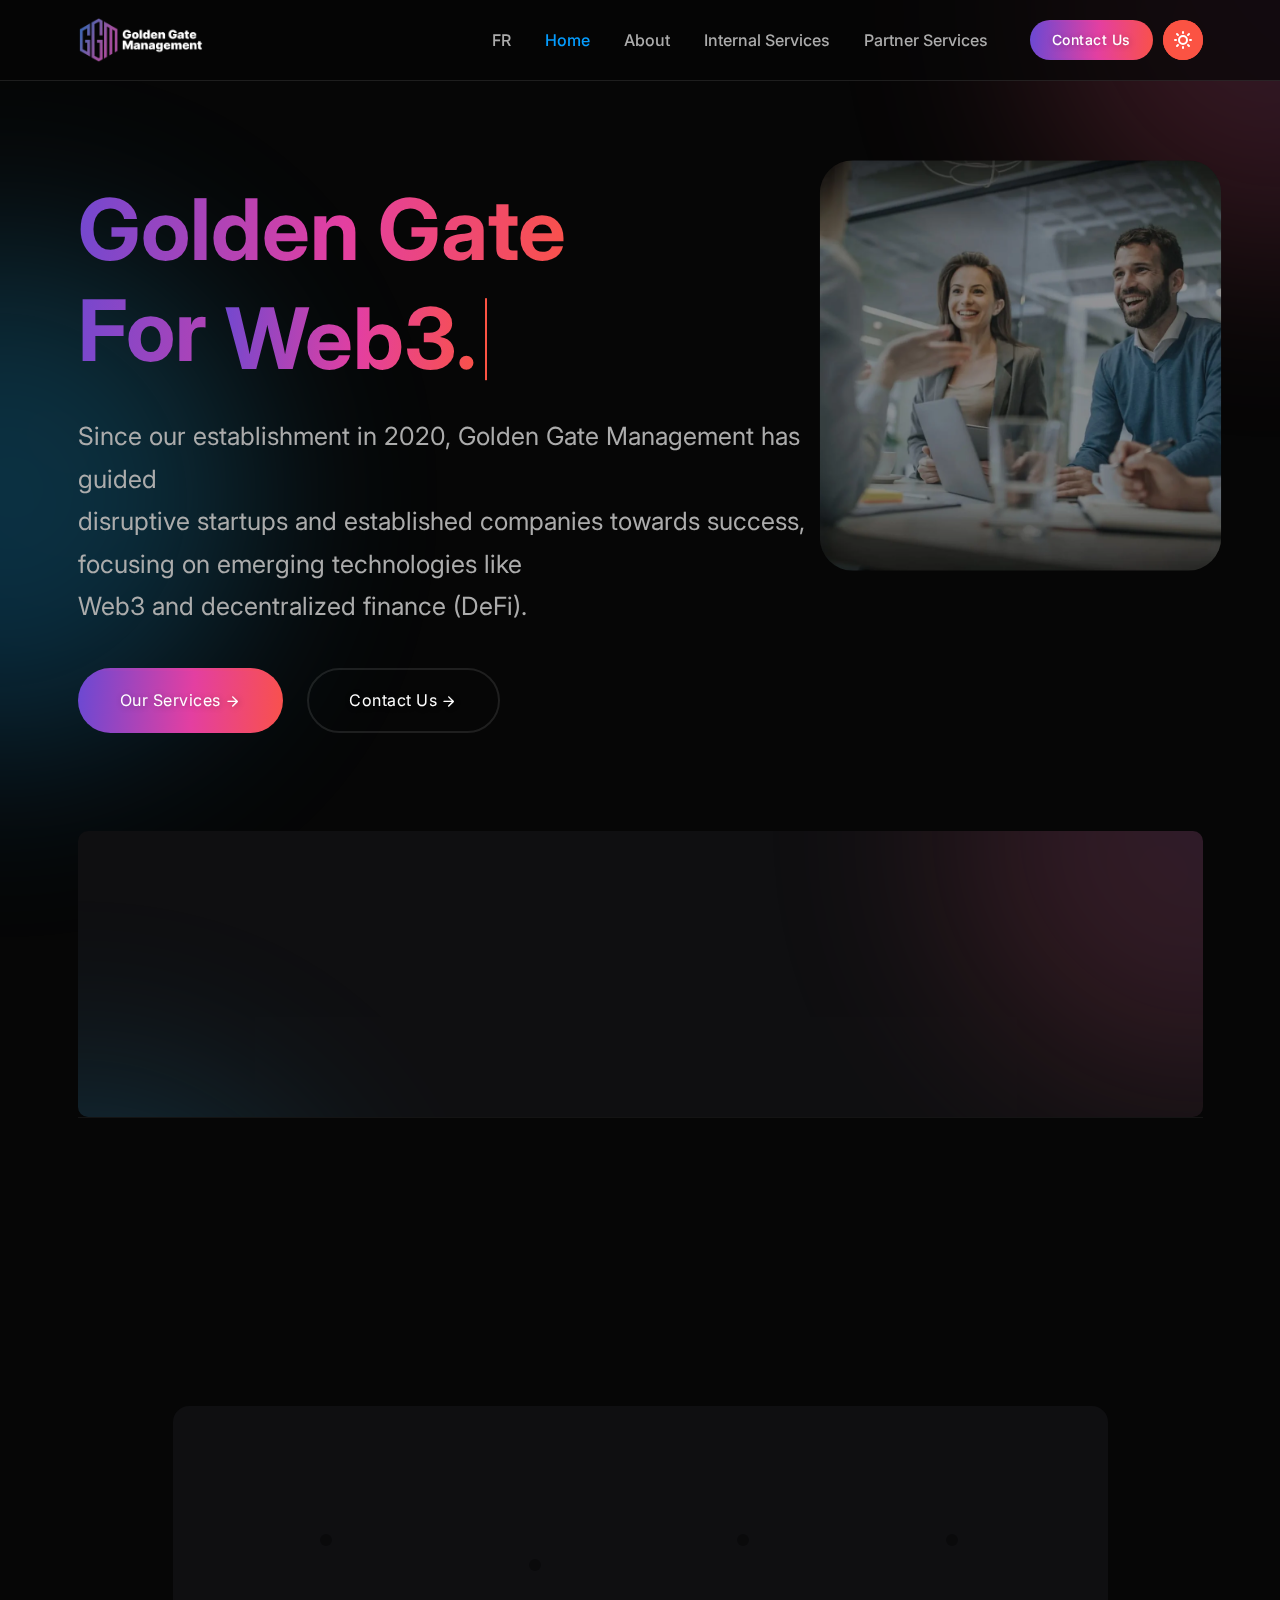
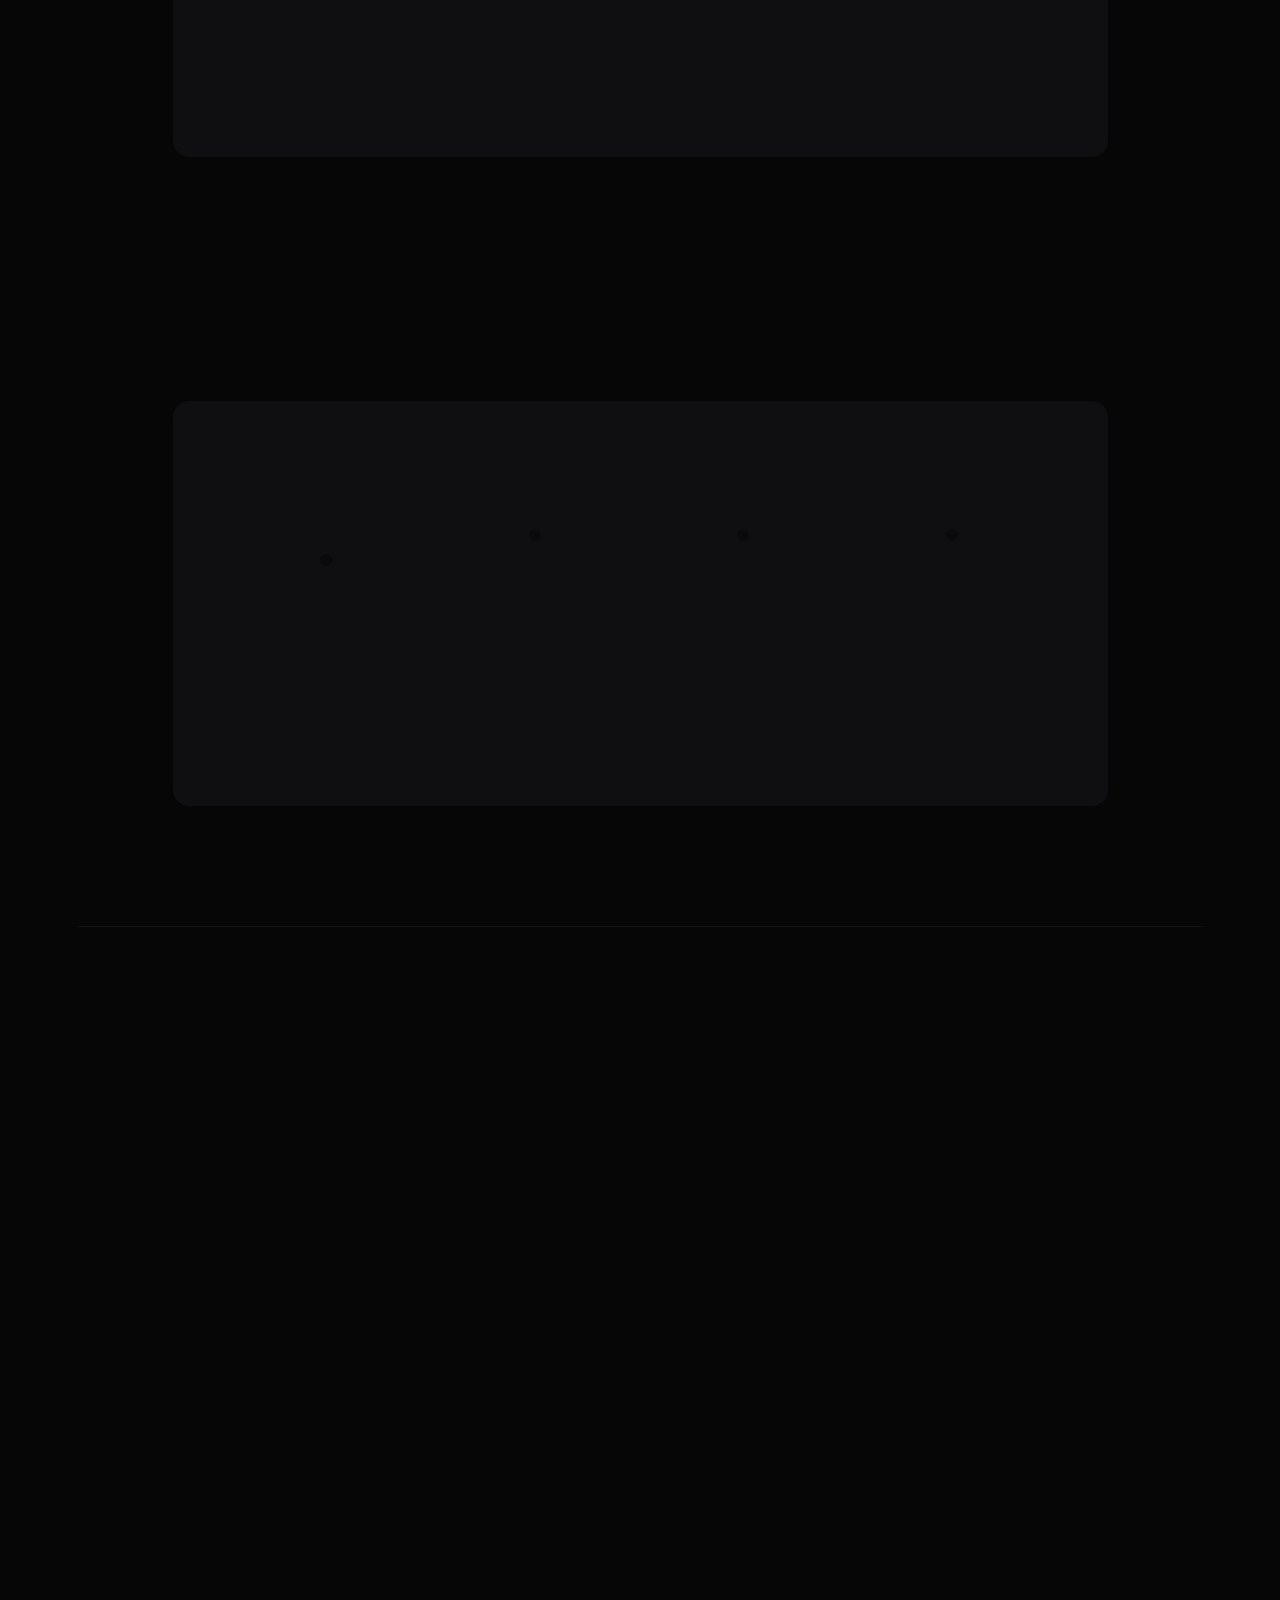
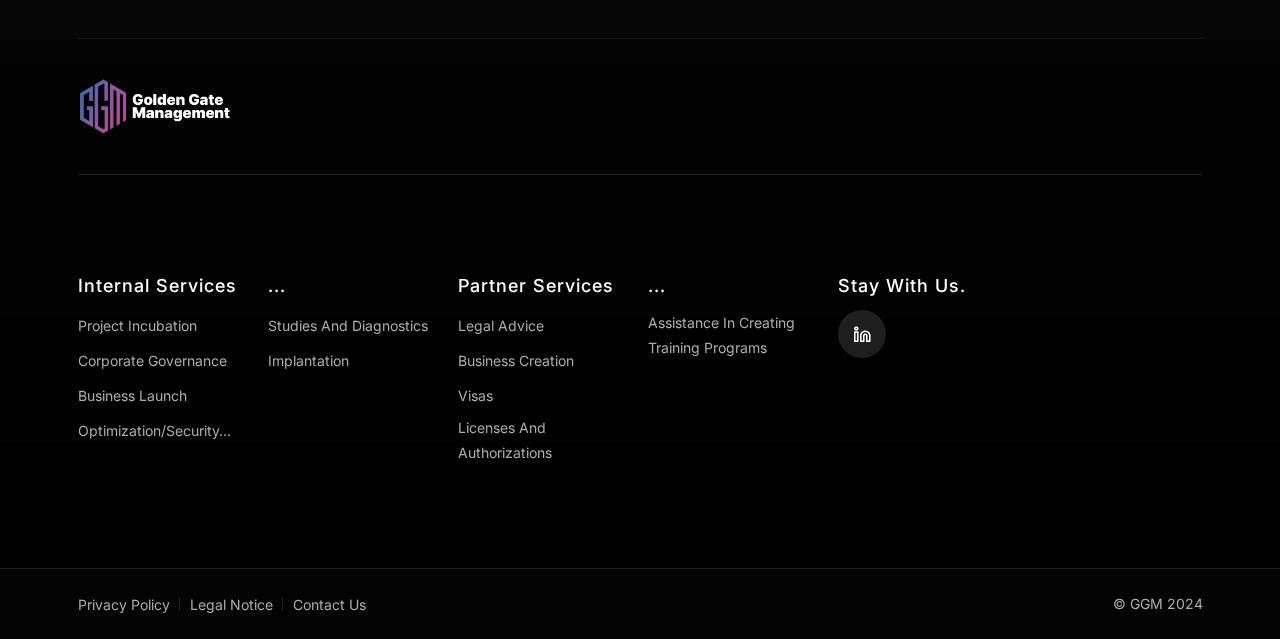
<file: index.html>
<!DOCTYPE html>
<html lang="en">

<head>
    <meta charset="UTF-8">
    <meta name="viewport" content="width=device-width, initial-scale=1.0">
    <meta name="theme-style-mode" content="1">
    <!-- 0 == light, 1 == dark -->

    <title>Golden Gate Management</title>
    <!-- Favicon -->
    <link rel="shortcut icon" type="image/x-icon" href="assets/images/favicon.png">
    <!-- CSS ============================================ -->
    <link rel="stylesheet" href="assets/css/vendor/bootstrap.min.css">
    <link rel="stylesheet" href="assets/css/plugins/animation.css">
    <link rel="stylesheet" href="assets/css/plugins/feature.css">
    <link rel="stylesheet" href="assets/css/plugins/magnify.min.css">
    <link rel="stylesheet" href="assets/css/plugins/slick.css">
    <link rel="stylesheet" href="assets/css/plugins/slick-theme.css">
    <link rel="stylesheet" href="assets/css/plugins/lightbox.css">
    <link rel="stylesheet" href="assets/css/style.css">
</head>


<body>
    <main class="page-wrapper">
        <!-- Start Header Area  -->
        <header class="rainbow-header header-default header-not-transparent header-sticky">
            <div class="container position-relative">
                <div class="row align-items-center row--0">
                    <div class="col-lg-3 col-md-6 col-4">
                        <div class="logo">
                            <a href="index.html">
                                <img class="logo-light" src="assets/images/logo/logo.png" alt="Corporate Logo">
                                <img class="logo-dark" src="assets/images/logo/logo-dark.png" alt="Corporate Logo">
                            </a>
                        </div>
                    </div>
                    <div class="col-lg-9 col-md-6 col-8 position-static">
                        <div class="header-right">

                            <nav class="mainmenu-nav d-none d-lg-block">
                                <ul class="mainmenu">
                                    <li><a href="indexfr.html">FR</a></li>
                                    <li class="with-megamenu has-menu-child-item position-relative"><a href="index.html">Home</a>
                                    </li>
                                    <li><a href="about.html">About</a></li>


                                    <li class="has-droupdown has-menu-child-item"><a href="services.html">Internal Services</a>
                                        <ul class="submenu">
                                            <li><a href="services.html#a1">Project Incubation</a></li>
                                            <li><a href="services.html#e1">Studies and Diagnostics</a></li>
                                            <li><a href="services.html#c1">Business Launch</a></li>
                                            <li><a href="services.html#f1">Implementation</a></li>
                                            <li><a href="services.html#b1">Corporate Governance</a></li>
                                            <li><a href="services.html#d1">Optimization/Securing...</a></li>
                                        </ul>
                                    </li>
                                    <li class="has-droupdown has-menu-child-item"><a href="servicesext.html">Partner Services</a>
                                        <ul class="submenu">
                                            <li><a href="servicesext.html#f2">Fundraising</a></li>
                                            <li><a href="servicesext.html#b2">Business Creation</a></li>
                                            <li><a href="servicesext.html#a2">Legal Advice</a></li>
                                            <li><a href="servicesext.html#e2">Licenses and Authorizations</a></li>
                                            <li><a href="servicesext.html#c2">Assistance in Program Formation</a></li>
                                            <li><a href="servicesext.html#d2">Visas</a></li>
                                        </ul>
                                    </li>
                                </ul>
                            </nav>

                            <!-- Start Header Btn  -->
                            <div class="header-btn">
                                <a class="btn-default btn-small round" href="contact.html">Contact Us</a>
                            </div>
                            <!-- End Header Btn  -->

                            <!-- Start Mobile-Menu-Bar -->
                            <div class="mobile-menu-bar ml--5 d-block d-lg-none">
                                <div class="hamberger">
                                    <button class="hamberger-button">
                                        <i class="feather-menu"></i>
                                    </button>
                                </div>
                            </div>
                            <!-- Start Mobile-Menu-Bar -->

                            <div id="my_switcher" class="my_switcher">
                                <ul>
                                    <li>
                                        <a href="javascript: void(0);" data-theme="light" class="setColor light">
                                            <img class="sun-image" src="assets/images/icons/sun-01.svg" alt="Sun images">
                                        </a>
                                    </li>
                                    <li>
                                        <a href="javascript: void(0);" data-theme="dark" class="setColor dark">
                                            <img class="Victor Image" src="assets/images/icons/vector.svg" alt="Vector Images">
                                        </a>
                                    </li>
                                </ul>
                            </div>

                        </div>
                    </div>
                </div>
            </div>
        </header>
        <!-- End Header Area  -->
        <div class="popup-mobile-menu">
            <div class="inner">
                <div class="header-top">
                    <div class="logo">
                        <a href="index.html">
                            <img class="logo-light" src="assets/images/logo/logo.png" alt="Corporate Logo">
                            <img class="logo-dark" src="assets/images/logo/logo-dark.png" alt="Corporate Logo">
                        </a>
                    </div>
                    <div class="close-menu">
                        <button class="close-button">
                            <i class="feather-x"></i>
                        </button>
                    </div>
                </div>
                <ul class="mainmenu">
                    
                    <li class=""><a href="index.html">Home</a>

                    </li>
                    <li><a href="about.html">About</a></li>

                    <li class="has-droupdown has-menu-child-item"><a href="services.html">Services</a>
                        <ul class="submenu">
                            <li><a href="services.html#a1">Project Incubation</a></li>
                            <li><a href="services.html#b1">Corporate Governance</a></li>
                            <li><a href="services.html#c1">Business Launch</a></li>
                            <li><a href="services.html#d1">Optimization/Securing...</a></li>
                            <li><a href="services.html#e1">Studies and Diagnostics</a></li>
                            <li><a href="services.html#f1">Creation and Implementation</a></li>
                        </ul>
                    </li>
                    <li class="has-droupdown has-menu-child-item"><a href="servicesext.html">Partner Services</a>
                        <ul class="submenu">
                            <li><a href="servicesext.html#f2">Fundraising</a></li>
                            <li><a href="servicesext.html#a2">Legal Advice</a></li>
                            <li><a href="servicesext.html#b2">Business Creation</a></li>
                            <li><a href="servicesext.html#c2">Assistance in Program Formation</a></li>
                            <li><a href="servicesext.html#d2">Visas</a></li>
                            <li><a href="servicesext.html#e2">Licenses and Authorizations</a></li>
                        </ul>
                    </li>
                    <li><a href="contact.html">Contact Us</a></li>
                    <li><a href="servicesextfr.html">FR</a></li>
                </ul>
            </div>
        </div>
        <!-- Start Theme Style  -->
        <div>
            <div class="rainbow-gradient-circle"></div>
            <div class="rainbow-gradient-circle theme-pink"></div>
        </div>
        <!-- End Theme Style  -->


        <!-- Start Slider Area  -->
        <div class="slider-area slider-style-1 bg-transparent variation-2 height-750">
            <div class="container">
                <div class="row">
                    <div class="col-lg-8 order-2 order-lg-1 mt_md--40 mt_sm--40">
                        <div class="inner text-left">
                            <h1 class="title theme-gradient display-two">Golden Gate <br> For
                            <span class="header-caption">
                            <span class="cd-headline clip is-full-width">
                            <span class="cd-words-wrapper">
                            <b class="is-visible theme-gradient">Web3.</b>
                            <b class="is-hidden theme-gradient">DeFi.</b>
                            <b class="is-hidden theme-gradient">Startup.</b>
                            </span>
                            </span>
                            </span>
                            </h1>
                            <p class="description">Since our establishment in 2020, Golden Gate Management has guided
                                <br> disruptive startups and established companies towards success,
                                <br> focusing on emerging technologies like
                                <br> Web3 and decentralized finance (DeFi).</p>
                            <div class="button-group">
                                <a class="btn-default btn-medium round btn-icon" href="services.html">Our Services<i class="icon feather-arrow-right"></i></a>
                                <a class="btn-default btn-medium btn-border round btn-icon" href="contact.html">Contact Us<i class="icon feather-arrow-right"></i></a>
                            </div>
                        </div>
                    </div>
                    <div class="col-lg-4 order-1 order-lg-2">
                        <div class="thumbnail">
                            <img src="assets/images/bg1.png" style="border-radius: 30px;" alt="Banner Image">
                        </div>
                    </div>
                </div>
            </div>
        </div>
        <!-- End Slider Area  -->
        <!-- Start Call To Action  -->
        <div class="rainbow-callto-action-area">
            <div class="wrapper">
                <div class="rainbow-callto-action clltoaction-style-default style-5">
                    <div class="container">
                        <div class="row row--0 align-items-center content-wrapper theme-shape">
                            <div class="col-lg-12">
                                <div class="inner">
                                    <div class="content text-center" data-sal="slide-up" data-sal-duration="700">
                                        <h2 class="title">Discover how we can help you</h2>
                                        <h6 class="subtitle"></h6>
                                        <div class="call-to-btn text-center">
                                            <a class="btn-default btn-icon" href="services.html">Check out our services <i class="icon feather-arrow-right"></i>
                            </a>
                                        </div>
                                    </div>
                                </div>
                            </div>
                        </div>
                    </div>
                </div>
            </div>
        </div>
        <!-- End Call To Action  -->

        <!-- Start Seperator Area  -->
        <div class="rbt-separator-mid">
            <div class="container">
                <hr class="rbt-separator m-0">
            </div>
        </div>
        <!-- End Seperator Area  -->

        <!-- Start Timeline-Style-Three  -->
        <div class="rainbow-timeline-area rainbow-section-gap">
            <div class="container">
                <div class="row">
                    <div class="col-lg-12">
                        <div class="section-title text-center" data-sal="slide-up" data-sal-duration="700" data-sal-delay="100">
                            <h4 class="subtitle "><span class="theme-gradient">Timeline</span></h4>
                            <h2 class="title w-600 mb--20">Typology A of intervention processes</h2>
                        </div>
                    </div>
                </div>
                <div class="row">
                    <div class="col-lg-10 offset-lg-1 mt--50">
                        <div class="timeline-style-two bg-color-blackest">
                            <div class="row row--0">
                                <div class="col-lg-3 col-md-3 rainbow-timeline-single ">
                                    <div class="rainbow-timeline">
                                        <h6 class="title" data-sal="slide-up" data-sal-duration="700" data-sal-delay="200"><br>Incubation</h6>
                                        <div class="progress-line">
                                            <div class="line-inner"></div>
                                        </div>
                                        <div class="progress-dot">
                                            <div class="dot-level">
                                                <div class="dot-inner"></div>
                                            </div>
                                        </div>
                                        <p class="description" data-sal="slide-up" data-sal-duration="700" data-sal-delay="300">Being able to rely on administrative organization to develop ideas.</p>
                                    </div>
                                </div>
                                <div class="col-lg-3 col-md-3 rainbow-timeline-single ">
                                    <div class="rainbow-timeline">
                                        <h6 class="title" data-sal="slide-up" data-sal-duration="700" data-sal-delay="200"><br>Studies and Diagnostics</h6>
                                        <div class="progress-line">
                                            <div class="line-inner"></div>
                                        </div>
                                        <div class="progress-dot">
                                            <div class="dot-level">
                                                <div class="dot-inner"></div>
                                            </div>
                                        </div>
                                        <p class="description" data-sal="slide-up" data-sal-duration="700" data-sal-delay="300">Testing, comparing, and shaping ideas, projects. Process of alignment.</p>
                                    </div>
                                </div>
                                <div class="col-lg-3 col-md-3 rainbow-timeline-single ">
                                    <div class="rainbow-timeline">
                                        <h6 class="title" data-sal="slide-up" data-sal-duration="700" data-sal-delay="200"><br>Business Launch</h6>
                                        <div class="progress-line">
                                            <div class="line-inner"></div>
                                        </div>
                                        <div class="progress-dot">
                                            <div class="dot-level">
                                                <div class="dot-inner"></div>
                                            </div>
                                        </div>
                                        <p class="description" data-sal="slide-up" data-sal-duration="700" data-sal-delay="300">Launching a proof of concept, approaching the first clients. Testing positioning.</p>
                                    </div>
                                </div>
                                <div class="col-lg-3 col-md-3 rainbow-timeline-single ">
                                    <div class="rainbow-timeline">
                                        <h6 class="title" data-sal="slide-up" data-sal-duration="700" data-sal-delay="200">Creation and Implementation</h6>
                                        <div class="progress-line">
                                            <div class="line-inner"></div>
                                        </div>
                                        <div class="progress-dot">
                                            <div class="dot-level">
                                                <div class="dot-inner"></div>
                                            </div>
                                        </div>
                                        <p class="description" data-sal="slide-up" data-sal-duration="700" data-sal-delay="300">Organization of the transfer of activity to an autonomous legal entity and business processes.</p>
                                    </div>
                                </div>
                            </div>
                        </div>
                    </div>
                </div>
            </div>
        </div>
        <!-- End Timeline-Style-Three  -->


        <!-- Start Timeline-Style-Three  -->
        <div style="padding-top: 0px!important;" class="rainbow-timeline-area rainbow-section-gap">
            <div class="container">
                <div class="row">
                    <div class="col-lg-12">
                        <div class="section-title text-center" data-sal="slide-up" data-sal-duration="700" data-sal-delay="100">
                            <h2 class="title w-600 mb--20">Typology B of intervention processes</h2>
                        </div>
                    </div>
                </div>
                <div class="row">
                    <div class="col-lg-10 offset-lg-1 mt--50">
                        <div class="timeline-style-two bg-color-blackest">
                            <div class="row row--0">
                                <div class="col-lg-3 col-md-3 rainbow-timeline-single ">
                                    <div class="rainbow-timeline">
                                        <h6 class="title" data-sal="slide-up" data-sal-duration="700" data-sal-delay="200"><br>Corporate Governance</h6>
                                        <div class="progress-line">
                                            <div class="line-inner"></div>
                                        </div>
                                        <div class="progress-dot">
                                            <div class="dot-level">
                                                <div class="dot-inner"></div>
                                            </div>
                                        </div>
                                        <p class="description" data-sal="slide-up" data-sal-duration="700" data-sal-delay="300">Management and decision-making process. Recruitment of employees. Legal mechanisms.</p>
                                    </div>
                                </div>
                                <div class="col-lg-3 col-md-3 rainbow-timeline-single ">
                                    <div class="rainbow-timeline">
                                        <h6 class="title" data-sal="slide-up" data-sal-duration="700" data-sal-delay="200">Development and Organization</h6>
                                        <div class="progress-line">
                                            <div class="line-inner"></div>
                                        </div>
                                        <div class="progress-dot">
                                            <div class="dot-level">
                                                <div class="dot-inner"></div>
                                            </div>
                                        </div>
                                        <p class="description" data-sal="slide-up" data-sal-duration="700" data-sal-delay="300">Specifications for technical and software developments. Organization of business development.</p>
                                    </div>
                                </div>
                                <div class="col-lg-3 col-md-3 rainbow-timeline-single ">
                                    <div class="rainbow-timeline">
                                        <h6 class="title" data-sal="slide-up" data-sal-duration="700" data-sal-delay="200">Optimization and Security</h6>
                                        <div class="progress-line">
                                            <div class="line-inner"></div>
                                        </div>
                                        <div class="progress-dot">
                                            <div class="dot-level">
                                                <div class="dot-inner"></div>
                                            </div>
                                        </div>
                                        <p class="description" data-sal="slide-up" data-sal-duration="700" data-sal-delay="300">Verification of cost and margin structures. Database security.</p>
                                    </div>
                                </div>
                                <div class="col-lg-3 col-md-3 rainbow-timeline-single ">
                                    <div class="rainbow-timeline">
                                        <h6 class="title" data-sal="slide-up" data-sal-duration="700" data-sal-delay="200">Monitoring and Opportunities</h6>
                                        <div class="progress-line">
                                            <div class="line-inner"></div>
                                        </div>
                                        <div class="progress-dot">
                                            <div class="dot-level">
                                                <div class="dot-inner"></div>
                                            </div>
                                        </div>
                                        <p class="description" data-sal="slide-up" data-sal-duration="700" data-sal-delay="300">Implementation of reporting and anomaly management sliders. Market and competition monitoring.
                                        </p>
                                    </div>
                                </div>
                            </div>
                        </div>
                    </div>
                </div>
            </div>
        </div>
        <!-- End Timeline-Style-Three  -->

        <!-- Start Seperator Area  -->
        <div class="rbt-separator-mid">
            <div class="container">
                <hr class="rbt-separator m-0">
            </div>
        </div>
        <!-- End Seperator Area  -->

        <!-- Start Company Mission Area  -->
        <div class="rainbow-company-mission-are rainbow-section-gap">
            <div class="container">
                <div class="row row--30">
                    <div class="col-lg-6">
                        <div class="mission-title" data-sal="slide-up" data-sal-duration="800">
                            <h2 class="title">Our incubation services<br>
                        <span class="header-caption">
                            <span class="cd-headline clip is-full-width">
                                <span class="cd-words-wrapper">
                                    <b class="is-visible theme-gradient">Optimizations.</b>
                                    <b class="is-hidden theme-gradient">Business Launch.</b>
                                    <b class="is-hidden theme-gradient">Corporate Governance.</b>
                                    <b class="is-hidden theme-gradient">And much more.</b>
                                </span>
                            </span>
                        </span>
                    </h2>
                            <p>Discover our exclusive services, designed for every step of your entrepreneurial journey: from incubating your idea to reduce risks and costs to structured company creation after validating key points. Our customized solutions
                                adapt to your specific needs to maximize your impact on the targeted market.</p>
                            <div class="read-more-btn mt--50"><a class="btn-default btn-icon" href="services.html">Learn More <i
                                class="icon feather-arrow-right"></i></a></div>
                        </div>
                    </div>
                    <div class="col-lg-6 mt_md--30 mt_sm--30">
                        <div class="rainbow-accordion-style accordion" data-sal="slide-up" data-sal-duration="800">
                            <div class="accordion" id="accordionExamplea">
                                <div class="accordion-item card">
                                    <h2 class="accordion-header card-header" id="headingOne">
                                <button class="accordion-button" type="button" data-bs-toggle="collapse" data-bs-target="#collapseOne" aria-expanded="true" aria-controls="collapseOne">
                                    Business Model Optimization
                                </button>
                            </h2>
                                    <div id="collapseOne" class="accordion-collapse collapse show" aria-labelledby="headingOne" data-bs-parent="#accordionExamplea">
                                        <div class="accordion-body card-body">
                                            We analyze and improve your business model to validate feasibility and maximize operational efficiency and profitability, while identifying new growth opportunities.
                                        </div>
                                    </div>
                                </div>

                                <div class="accordion-item card">
                                    <h2 class="accordion-header card-header" id="headingTwo">
                                <button class="accordion-button collapsed" type="button" data-bs-toggle="collapse" data-bs-target="#collapseTwo" aria-expanded="false" aria-controls="collapseTwo">
                                    Business Launch
                                </button>
                            </h2>
                                    <div id="collapseTwo" class="accordion-collapse collapse" aria-labelledby="headingTwo" data-bs-parent="#accordionExamplea">
                                        <div class="accordion-body card-body">
                                            From ideation to implementation, we accompany you in the successful launch of your business, providing strategic and operational support at every stage of the process.
                                        </div>
                                    </div>
                                </div>

                                <div class="accordion-item card">
                                    <h2 class="accordion-header card-header" id="headingThree">
                                <button class="accordion-button collapsed" type="button" data-bs-toggle="collapse" data-bs-target="#collapseThree" aria-expanded="false" aria-controls="collapseThree">
                                    Corporate Governance
                                </button>
                            </h2>
                                    <div id="collapseThree" class="accordion-collapse collapse" aria-labelledby="headingThree" data-bs-parent="#accordionExamplea">
                                        <div class="accordion-body card-body">
                                            We help establish strong governance structures, ensuring effective decision-making and regulatory compliance while promoting organizational transparency and accountability.
                                        </div>
                                    </div>
                                </div>

                                <div class="accordion-item card">
                                    <h2 class="accordion-header card-header" id="headingFour">
                                <button class="accordion-button collapsed" type="button" data-bs-toggle="collapse" data-bs-target="#collapseFour" aria-expanded="false" aria-controls="collapseFour">
                                    Tailored Exclusive Services
                                </button>
                            </h2>
                                    <div id="collapseFour" class="accordion-collapse collapse" aria-labelledby="headingFour" data-bs-parent="#accordionExamplea">
                                        <div class="accordion-body card-body">
                                            We offer comprehensive support, from initial incubation to structured company creation, focusing on risk and cost reduction while maximizing impact on the target market.
                                        </div>
                                    </div>
                                </div>

                            </div>
                        </div>
                    </div>
                </div>
            </div>
        </div>
        <!-- End Company Mission Area  -->

        <!-- Start Seperator Area  -->
        <div class="rbt-separator-mid">
            <div class="container">
                <hr class="rbt-separator m-0">
            </div>
        </div>
        <!-- End Seperator Area  -->

        <!-- Start Footer Area  -->
        <footer class="rainbow-footer footer-style-default variation-two">
            <div class="rainbow-callto-action clltoaction-style-default style-7">
                <div class="container">
                    <div class="row row--0 align-items-center content-wrapper">
                        <div class="col-lg-8 col-md-8">
                            <div class="inner">
                                <div class="content text-left">
                                    <div class="logo">
                                        <a href="index.html">
                                            <img class="logo-light" src="assets/images/logo/logo.png" alt="Corporate Logo">
                                            <img class="logo-dark" src="assets/images/logo/logo-dark.png" alt="Corporate Logo">
                                        </a>
                                    </div>
                                </div>
                            </div>
                        </div>
                        <div class="col-lg-4 col-md-4" data-sal="slide-up" data-sal-duration="400" data-sal-delay="150">
                            <div class="call-to-btn text-left mt_sm--20 text-lg-right">
                                <a class="btn-default" href="contact.html">Contact Us
                            <i class="feather-arrow-right"></i>
                        </a>
                            </div>
                        </div>
                    </div>
                </div>
            </div>
            <div class="footer-top">
                <div class="container">
                    <div class="row">
                        <div class="col-lg-2 col-md-6 col-sm-6 col-12">
                            <div class="rainbow-footer-widget">
                                <h4 class="title"><a href="services.html">Internal Services</a></h4>
                                <div class="inner">
                                    <ul class="footer-link link-hover">
                                        <li><a href="services.html#a1">Project Incubation</a></li>
                                        <li><a href="services.html#b1">Corporate Governance</a></li>
                                        <li><a href="services.html#c1">Business Launch</a></li>
                                        <li><a href="services.html#d1">Optimization/Security...</a></li>
                                    </ul>
                                </div>
                            </div>
                        </div>
                        <div class="col-lg-2 col-md-6 col-sm-6 col-12">
                            <div class="rainbow-footer-widget">
                                <div class="widget-menu-top">
                                    <h4 class="title">...</h4>
                                    <div class="inner">
                                        <ul class="footer-link link-hover">
                                            <li><a href="services.html#e1">Studies and Diagnostics</a></li>
                                            <li><a href="services.html#f1">Implantation</a></li>
                                        </ul>
                                    </div>
                                </div>
                            </div>
                        </div>
                        <div class="col-lg-2 col-md-6 col-sm-6 col-12">
                            <div class="rainbow-footer-widget">
                                <h4 class="title"><a href="servicesext.html">Partner Services</a></h4>
                                <div class="inner">
                                    <ul class="footer-link link-hover">
                                        <li><a href="servicesext.html#a2">Legal Advice</a></li>
                                        <li><a href="servicesext.html#b2">Business Creation</a></li>
                                        <li><a href="servicesext.html#c2">Visas</a></li>
                                        <li><a href="servicesext.html#d2">Licenses and Authorizations</a></li>
                                    </ul>
                                </div>
                            </div>
                        </div>
                        <div class="col-lg-2 col-md-6 col-sm-6 col-12">
                            <div class="rainbow-footer-widget">
                                <h4 class="title">...</h4>
                                <div class="inner">
                                    <ul class="footer-link link-hover">
                                        <li><a href="servicesext.html#e2">Assistance in Creating Training Programs</a></li>
                                    </ul>
                                </div>
                            </div>
                        </div>
                        <div class="col-lg-4 col-md-6 col-sm-6 col-12">
                            <div class="rainbow-footer-widget">
                                <h4 class="title">Stay With Us.</h4>
                                <div class="inner">
                                    <ul class="social-icon social-default justify-content-start">
                                        <li>
                                            <a href="https://ae.linkedin.com/company/golden-gate-management">
                                                <i class="feather-linkedin"></i>
                                            </a>
                                        </li>
                                    </ul>
                                </div>
                            </div>
                        </div>
                    </div>
                </div>
            </div>
        </footer>
        <!-- End Footer Area  -->
        <!-- End Footer Area  -->
        <!-- Start Copy Right Area  -->
        <div class="copyright-area copyright-style-one">
            <div class="container">
                <div class="row align-items-center">
                    <div class="col-lg-6 col-md-8 col-sm-12 col-12">
                        <div class="copyright-left">
                            <ul class="ft-menu link-hover">
                                <li>
                                    <a href="privacy-policy.html">Privacy Policy</a>
                                </li>
                                <li>
                                    <a href="privacy-policy.html">Legal Notice</a>
                                </li>
                                <li>
                                    <a href="contact.html">Contact Us</a>
                                </li>
                            </ul>
                        </div>
                    </div>
                    <div class="col-lg-6 col-md-4 col-sm-12 col-12">
                        <div class="copyright-right text-center text-lg-end">
                            <p class="copyright-text">© GGM 2024</p>
                        </div>
                    </div>
                </div>
            </div>
        </div>
        <!-- End Copy Right Area  -->
    </main>

    <!-- All Scripts  -->
    <!-- Start Top To Bottom Area  -->
    <div class="rainbow-back-top">
        <i class="feather-arrow-up"></i>
    </div>
    <!-- End Top To Bottom Area  -->
    <!-- JS
============================================ -->
    <script src="assets/js/vendor/modernizr.min.js"></script>
    <script src="assets/js/vendor/jquery.min.js"></script>
    <script src="assets/js/vendor/bootstrap.min.js"></script>
    <script src="assets/js/vendor/popper.min.js"></script>
    <script src="assets/js/vendor/waypoint.min.js"></script>
    <script src="assets/js/vendor/wow.min.js"></script>
    <script src="assets/js/vendor/counterup.min.js"></script>
    <script src="assets/js/vendor/feather.min.js"></script>
    <script src="assets/js/vendor/sal.min.js"></script>
    <script src="assets/js/vendor/masonry.js"></script>
    <script src="assets/js/vendor/imageloaded.js"></script>
    <script src="assets/js/vendor/magnify.min.js"></script>
    <script src="assets/js/vendor/lightbox.js"></script>
    <script src="assets/js/vendor/slick.min.js"></script>
    <script src="assets/js/vendor/easypie.js"></script>
    <script src="assets/js/vendor/text-type.js"></script>
    <script src="assets/js/vendor/jquery.style.swicher.js"></script>
    <script src="assets/js/vendor/js.cookie.js"></script>
    <script src="assets/js/vendor/jquery-one-page-nav.js"></script>
    <!-- Main JS -->
    <script src="assets/js/main.js"></script>
</body>

</html>
</file>
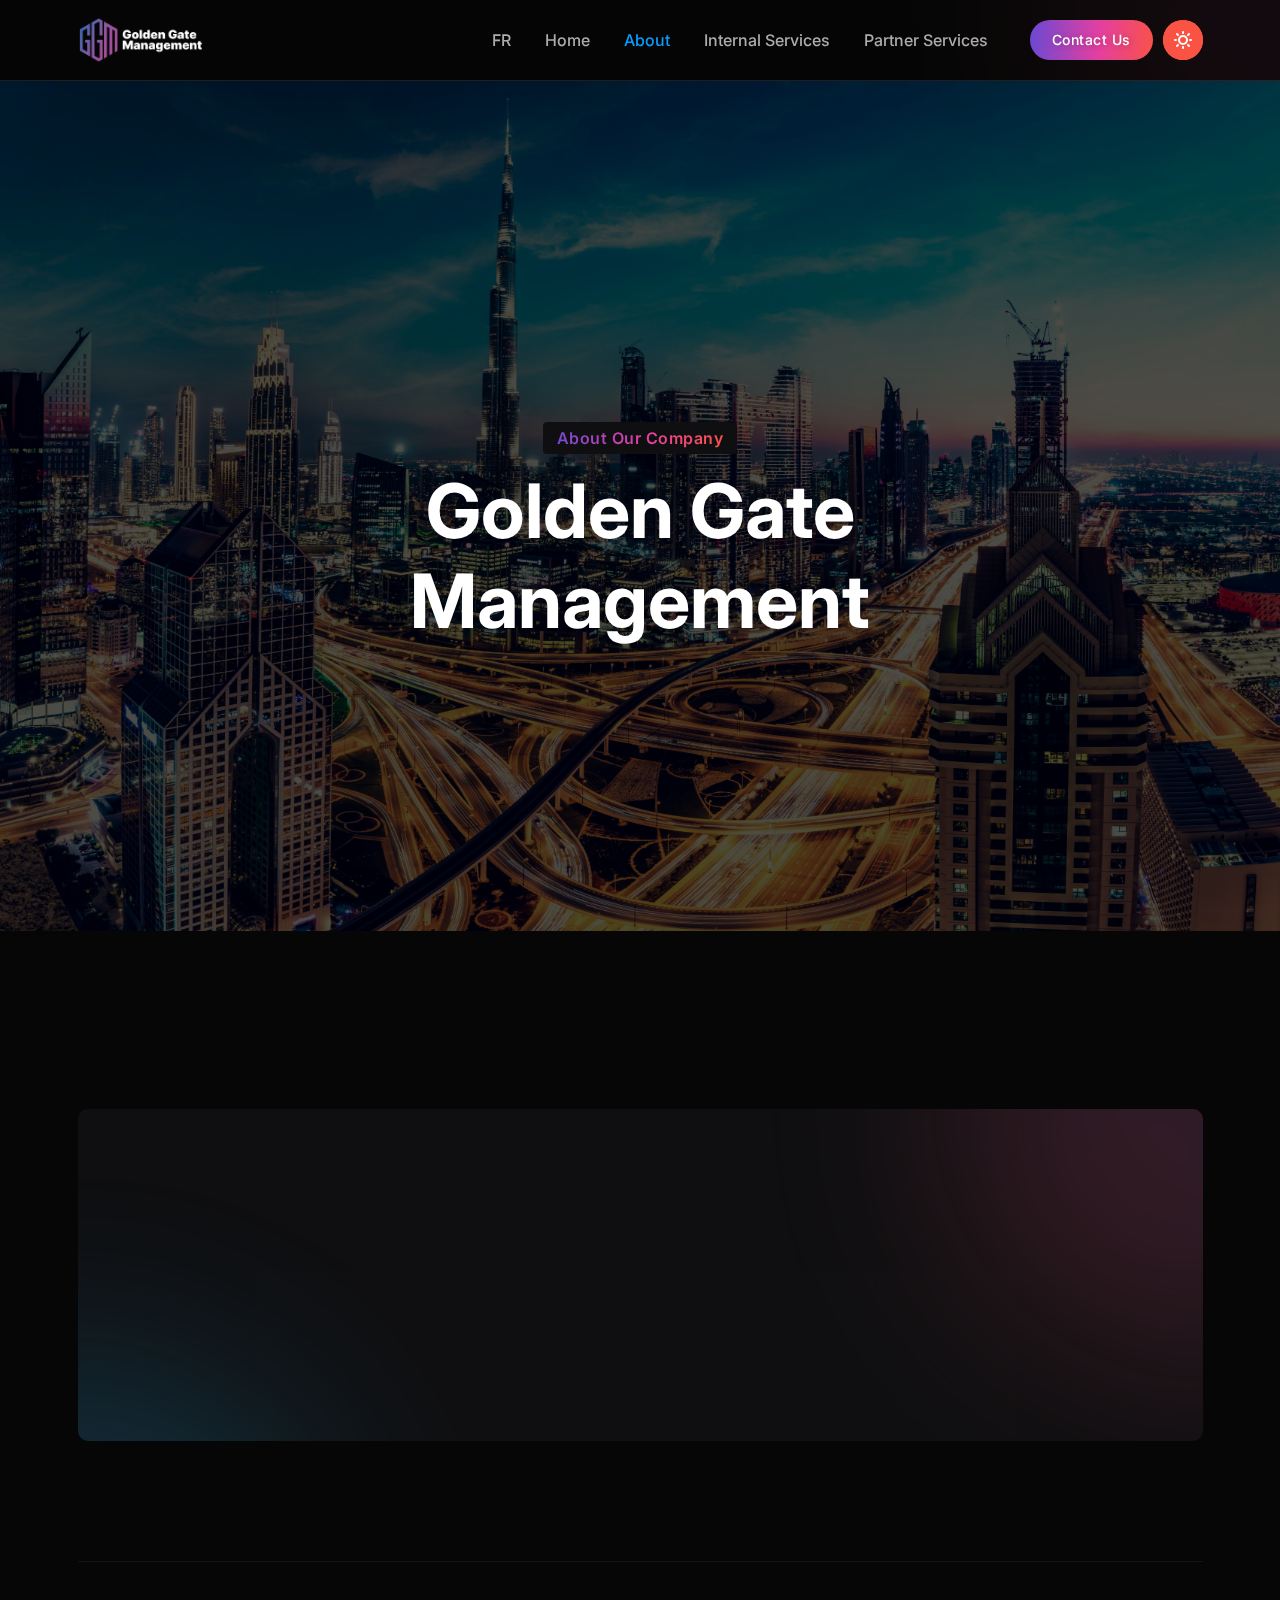
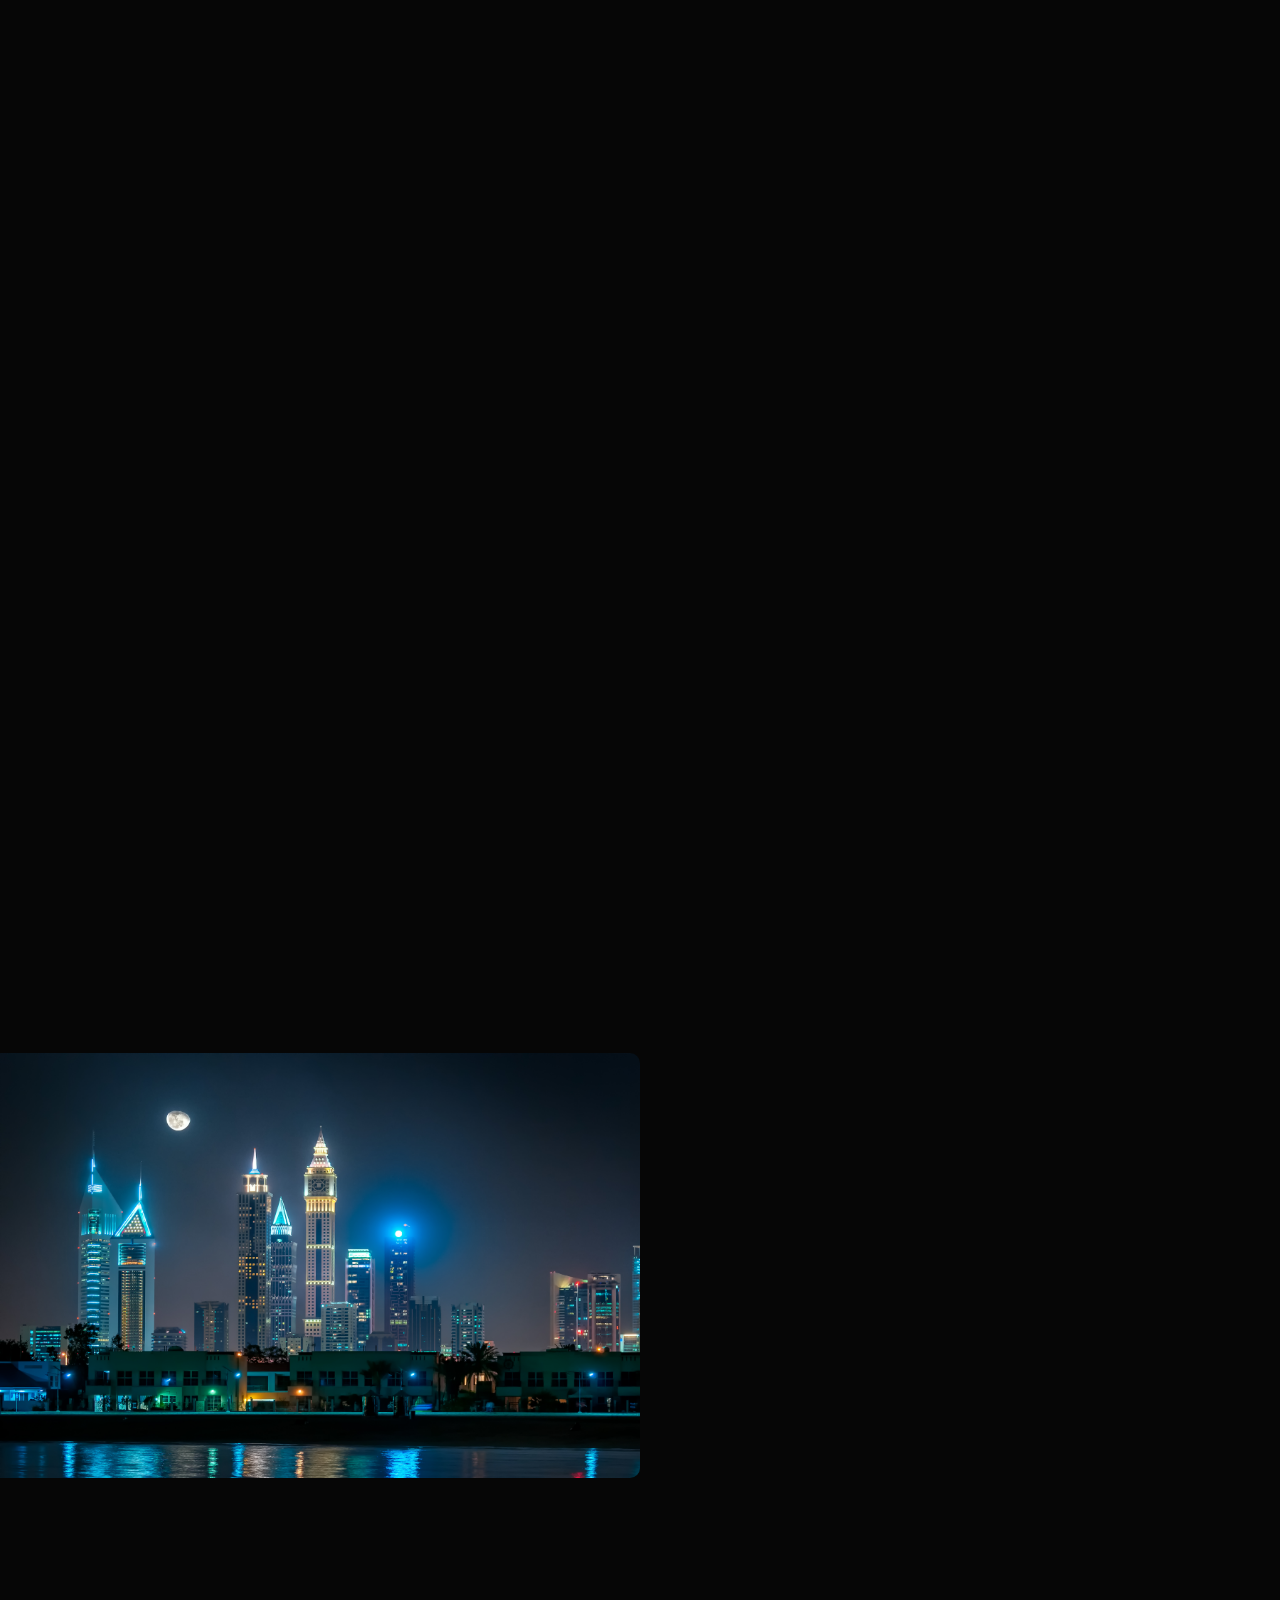
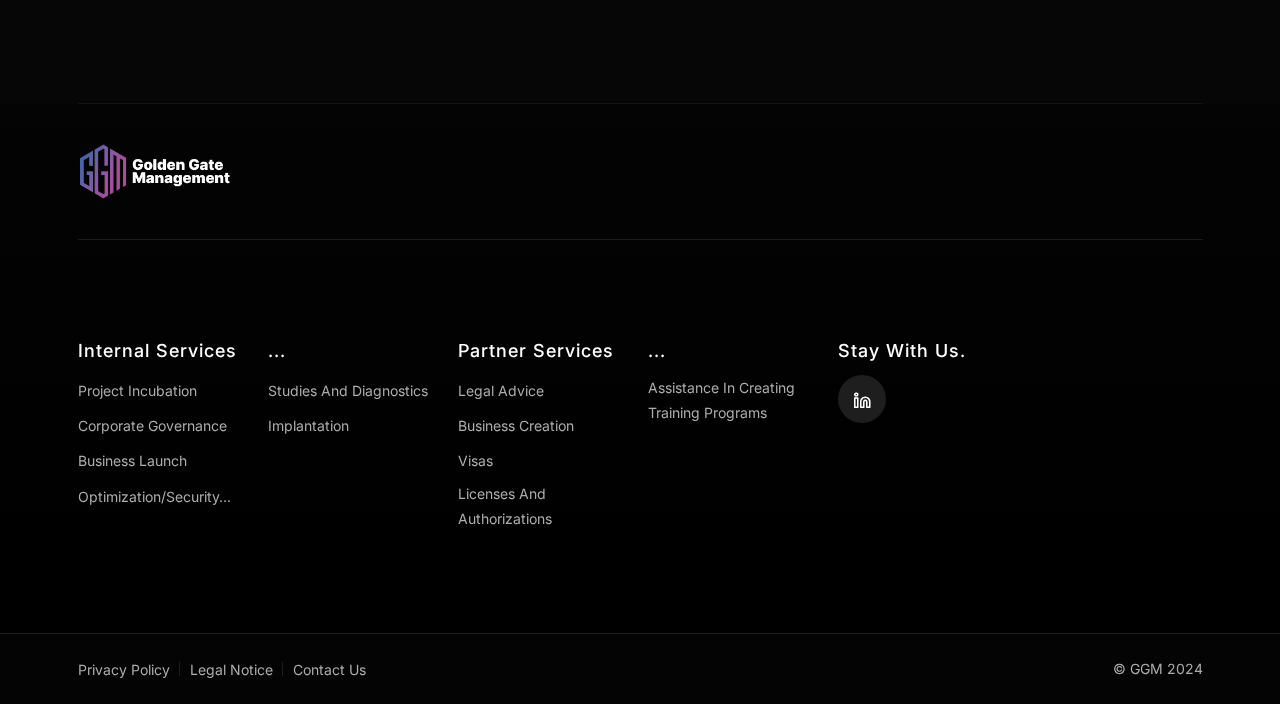
<file: about.html>
<!DOCTYPE html>
<html lang="en">

<head>
    <meta charset="UTF-8">
    <meta name="viewport" content="width=device-width, initial-scale=1.0">
    <meta name="theme-style-mode" content="1">
    <!-- 0 == light, 1 == dark -->

    <title>Golden Gate Management</title>
    <!-- Favicon -->
    <link rel="shortcut icon" type="image/x-icon" href="assets/images/favicon.png">
    <!-- CSS ============================================ -->
    <link rel="stylesheet" href="assets/css/vendor/bootstrap.min.css">
    <link rel="stylesheet" href="assets/css/plugins/animation.css">
    <link rel="stylesheet" href="assets/css/plugins/feature.css">
    <link rel="stylesheet" href="assets/css/plugins/magnify.min.css">
    <link rel="stylesheet" href="assets/css/plugins/slick.css">
    <link rel="stylesheet" href="assets/css/plugins/slick-theme.css">
    <link rel="stylesheet" href="assets/css/plugins/lightbox.css">
    <link rel="stylesheet" href="assets/css/style.css">
</head>


<body>
    <main class="page-wrapper">
        <!-- Start Header Area  -->
        <header class="rainbow-header header-default header-not-transparent header-sticky">
            <div class="container position-relative">
                <div class="row align-items-center row--0">
                    <div class="col-lg-3 col-md-6 col-4">
                        <div class="logo">
                            <a href="index.html">
                                <img class="logo-light" src="assets/images/logo/logo.png" alt="Corporate Logo">
                                <img class="logo-dark" src="assets/images/logo/logo-dark.png" alt="Corporate Logo">
                            </a>
                        </div>
                    </div>
                    <div class="col-lg-9 col-md-6 col-8 position-static">
                        <div class="header-right">

                            <nav class="mainmenu-nav d-none d-lg-block">
                                <ul class="mainmenu">
                                    <li><a href="aboutfr.html">FR</a></li>
                                    <li class="with-megamenu has-menu-child-item position-relative"><a href="index.html">Home</a>
                                    </li>
                                    <li><a href="about.html">About</a></li>


                                    <li class="has-droupdown has-menu-child-item"><a href="services.html">Internal Services</a>
                                        <ul class="submenu">
                                            <li><a href="services.html#a1">Project Incubation</a></li>
                                            <li><a href="services.html#e1">Studies and Diagnostics</a></li>
                                            <li><a href="services.html#c1">Business Launch</a></li>
                                            <li><a href="services.html#f1">Implementation</a></li>
                                            <li><a href="services.html#b1">Corporate Governance</a></li>
                                            <li><a href="services.html#d1">Optimization/Securing...</a></li>
                                        </ul>
                                    </li>
                                    <li class="has-droupdown has-menu-child-item"><a href="servicesext.html">Partner Services</a>
                                        <ul class="submenu">
                                            <li><a href="servicesext.html#f2">Fundraising</a></li>
                                            <li><a href="servicesext.html#b2">Business Creation</a></li>
                                            <li><a href="servicesext.html#a2">Legal Advice</a></li>
                                            <li><a href="servicesext.html#e2">Licenses and Authorizations</a></li>
                                            <li><a href="servicesext.html#c2">Assistance in Program Formation</a></li>
                                            <li><a href="servicesext.html#d2">Visas</a></li>
                                        </ul>
                                    </li>
                                </ul>
                            </nav>

                            <!-- Start Header Btn  -->
                            <div class="header-btn">
                                <a class="btn-default btn-small round" href="contact.html">Contact Us</a>
                            </div>
                            <!-- End Header Btn  -->

                            <!-- Start Mobile-Menu-Bar -->
                            <div class="mobile-menu-bar ml--5 d-block d-lg-none">
                                <div class="hamberger">
                                    <button class="hamberger-button">
                                        <i class="feather-menu"></i>
                                    </button>
                                </div>
                            </div>
                            <!-- Start Mobile-Menu-Bar -->

                            <div id="my_switcher" class="my_switcher">
                                <ul>
                                    <li>
                                        <a href="javascript: void(0);" data-theme="light" class="setColor light">
                                            <img class="sun-image" src="assets/images/icons/sun-01.svg" alt="Sun images">
                                        </a>
                                    </li>
                                    <li>
                                        <a href="javascript: void(0);" data-theme="dark" class="setColor dark">
                                            <img class="Victor Image" src="assets/images/icons/vector.svg" alt="Vector Images">
                                        </a>
                                    </li>
                                </ul>
                            </div>

                        </div>
                    </div>
                </div>
            </div>
        </header>
        <!-- End Header Area  -->
        <div class="popup-mobile-menu">
            <div class="inner">
                <div class="header-top">
                    <div class="logo">
                        <a href="index.html">
                            <img class="logo-light" src="assets/images/logo/logo.png" alt="Corporate Logo">
                            <img class="logo-dark" src="assets/images/logo/logo-dark.png" alt="Corporate Logo">
                        </a>
                    </div>
                    <div class="close-menu">
                        <button class="close-button">
                            <i class="feather-x"></i>
                        </button>
                    </div>
                </div>
                <ul class="mainmenu">
                    
                    <li class=""><a href="index.html">Home</a>

                    </li>
                    <li><a href="about.html">About</a></li>

                    <li class="has-droupdown has-menu-child-item"><a href="services.html">Services</a>
                        <ul class="submenu">
                            <li><a href="services.html#a1">Project Incubation</a></li>
                            <li><a href="services.html#b1">Corporate Governance</a></li>
                            <li><a href="services.html#c1">Business Launch</a></li>
                            <li><a href="services.html#d1">Optimization/Securing...</a></li>
                            <li><a href="services.html#e1">Studies and Diagnostics</a></li>
                            <li><a href="services.html#f1">Creation and Implementation</a></li>
                        </ul>
                    </li>
                    <li class="has-droupdown has-menu-child-item"><a href="servicesext.html">Partner Services</a>
                        <ul class="submenu">
                            <li><a href="servicesext.html#f2">Fundraising</a></li>
                            <li><a href="servicesext.html#a2">Legal Advice</a></li>
                            <li><a href="servicesext.html#b2">Business Creation</a></li>
                            <li><a href="servicesext.html#c2">Assistance in Program Formation</a></li>
                            <li><a href="servicesext.html#d2">Visas</a></li>
                            <li><a href="servicesext.html#e2">Licenses and Authorizations</a></li>
                        </ul>
                    </li>
                    <li><a href="contact.html">Contact Us</a></li>
                    <li><a href="servicesextfr.html">FR</a></li>
                </ul>
            </div>
        </div>
        <!-- Start Theme Style  -->
        <div>
            <div class="rainbow-gradient-circle"></div>
            <div class="rainbow-gradient-circle theme-pink"></div>
        </div>
        <!-- End Theme Style  -->



<!-- Start Slider Area  -->
<div class="slider-area slider-style-1 variation-default height-850 bg_image bg_image--12" data-black-overlay="7">
    <div class="container">
        <div class="row">
            <div class="col-lg-12">
                <div class="inner pt--80 text-center" data-sal="slide-up" data-sal-duration="400" data-sal-delay="150">
                    <div>
                        <h3 class="rainbow-sub-badge"><span class="theme-gradient">About Our Company</span></h3>
                    </div>
                    <h1 class="title display-one">Golden Gate<br> Management</h1>
                </div>
            </div>
        </div>
    </div>
</div>
<!-- End Slider Area  -->

<!-- Start Call TO Action Area  -->
<div class="rainbow-callto-action-area rainbow-section-gapBottom">
    <div class="wrapper">
        <div class="row">
            <div class="col-lg-12 mb--40">
                <div class="section-title text-center" style="padding-top: 20px;" data-sal="slide-up" data-sal-duration="400" data-sal-delay="150">
                    <h4 class="subtitle "><span class="theme-gradient">About</span></h4>
                    <h2 class="title w-600 mb--20">Our Story</h2>
                </div>
            </div>
        </div>
        <div class="rainbow-callto-action clltoaction-style-default style-5">
            <div class="container">
                <div class="row row--0 align-items-center content-wrapper theme-shape">
                    <div class="col-lg-12">
                        <div class="inner">
                            <div class="content text-center">
                                <h6 class="subtitle" data-sal="slide-up" data-sal-duration="400" data-sal-delay="300">Founded in 2020, Golden Gate Management quickly established itself as a valuable player in Start-Up and Innovative Project business consulting, leveraging emerging technologies to provide cutting-edge solutions. Our mission is to propel businesses and entrepreneurs to success through personalized and innovative approaches.</h6>
                                <br>
                                <h6 class="subtitle" data-sal="slide-up" data-sal-duration="400" data-sal-delay="300">Our multidisciplinary team brings expertise, creativity, and an international network to turn your ambitions into tangible successes. Golden Gate Management provides trusted support for companies aiming for dynamic expansion and constant innovation. Our roots in technology and strategic consulting enable us to think beyond traditional solutions.</h6>
                                <div class="call-to-btn" data-sal="slide-up" data-sal-duration="400" data-sal-delay="350">
                                </div>
                            </div>
                        </div>
                    </div>
                </div>
            </div>
        </div>
    </div>
</div>
<!-- End Call TO Action Area  -->

<!-- Section separator  -->
<!-- Start Seperator Area  -->
<div class="rbt-separator-mid">
    <div class="container">
        <hr class="rbt-separator m-0">
    </div>
</div>
<!-- End Seperator Area  -->
<!-- Section separator  -->

<!-- Start Service Area  -->
<div class="rainbow-service-area rainbow-section-gap">
    <div class="container">
        <div class="row">
            <div class="col-lg-12">
                <div class="section-title text-center" data-sal="slide-up" data-sal-duration="400" data-sal-delay="150">
                    <h4 class="subtitle">
                        <span class="theme-gradient">Our Talents</span>
                    </h4>
                    <h2 class="title w-600 mb--20">Our Team</h2>

                </div>
            </div>
        </div>

        <div class="row row--15 service-wrapper">
            <div class="col-lg-4 col-md-6 col-sm-6 col-12" data-sal="slide-up" data-sal-duration="400" data-sal-delay="200">
                <div class="service service__style--1 bg-color-blackest radius mt--25 text-center">
                    <div class="icon">
                        <i class="feather-globe"></i>
                    </div>
                    <div class="content">
                        <h4 class="title w-600">
                            <a href="#">International Expansion Strategists</a>
                        </h4>
                        <p class="description b1 color-gray mb--0">Specialists with international backgrounds guide you to accelerate your development.</p>
                    </div>
                </div>
            </div>

            <div class="col-lg-4 col-md-6 col-sm-6 col-12" data-sal="slide-up" data-sal-duration="400" data-sal-delay="300">
                <div class="service service__style--1 bg-color-blackest radius mt--25 text-center">
                    <div class="icon">
                        <i class="feather-award"></i>
                    </div>
                    <div class="content">
                        <h4 class="title w-600">
                            <a href="#">Web3 Experts & Experienced Consultants</a>
                        </h4>
                        <p class="description b1 color-gray mb--0">Visionary leaders in blockchain technology and Web3 strategies.<br><br></p>
                    </div>
                </div>
            </div>

            <div class="col-lg-4 col-md-6 col-sm-6 col-12" data-sal="slide-up" data-sal-duration="400" data-sal-delay="400">
                <div class="service service__style--1 bg-color-blackest radius mt--25 text-center">
                    <div class="icon">
                        <i class="feather-trending-up"></i>
                    </div>
                    <div class="content">
                        <h4 class="title w-600">
                            <a href="#">Financial Engineering Professionals</a>
                        </h4>
                        <p class="description b1 color-gray mb--0">Designing economic models, optimizing financial flows, and reporting.</p><br>
                    </div>
                </div>
            </div>
        </div>
    </div>
</div>
<!-- Start Service Area  -->

<!-- Start Split Style-1 Area  -->
<div class="rainbow-split-area rainbow-section-gap">
    <div class="wrapper">
        <div class="row">
            <div class="col-lg-12 mb--40">
                <div class="section-title text-center" data-sal="slide-up" data-sal-duration="400" data-sal-delay="150">
                    <h4 class="subtitle"><span class="theme-gradient">Location</span></h4>
                    <h2 class="title w-600 mb--20">Dubai</h2>
                </div>
            </div>
        </div>
        <div class="rainbow-splite-style">
            <div class="split-wrapper">
                <div class="row g-0 radius-10 align-items-center">
                    <div class="col-lg-12 col-xl-6 col-12">
                        <div class="thumbnail image-left-content">
                            <img src="assets/images/split/split-01.jpg" alt="split Images">
                        </div>
                    </div>
                    <div class="col-lg-12 col-xl-6 col-12">
                        <div class="split-inner">
                            <!-- <h4 class="title" data-sal="slide-up" data-sal-duration="400" data-sal-delay="200">Advantages</h4>-->
                            <p class="description" data-sal="slide-up" data-sal-duration="400" data-sal-delay="300">New international business meeting platform: Professional salon, conference, and seminar throughout the year. Dubai offers a conducive business environment, combining economic opportunities, infrastructure, connectivity, and lifestyle amenities, making it an attractive destination for companies seeking growth and expansion.</p>
                            <ul class="split-list" data-sal="slide-up" data-sal-duration="400" data-sal-delay="350">
                                <li style="margin-top: 5px;margin-bottom: 5px;">- Free Zones</li>
                                <li style="margin-top: 5px;margin-bottom: 5px;">- Business-Friendly Legislative Environment</li>
                                <li style="margin-top: 5px;margin-bottom: 5px;">- Strategic Geographic Location</li>
                                <li style="margin-top: 5px;margin-bottom: 5px;">- Central Hub for Events and Exhibitions</li>
                                <li style="margin-top: 5px;margin-bottom: 5px;">- Thriving Economy</li>
                                <li style="margin-top: 5px;margin-bottom: 5px;">- Modern and World-Class High-Tech Infrastructure</li>
                                <li style="margin-top: 5px;margin-bottom: 5px;">- Home to Talent, Innovation, and Investments</li>
                            </ul>
                            <div class="view-more-button mt--35" data-sal="slide-up" data-sal-duration="400" data-sal-delay="400">
                                <a class="btn-default" href="contact.html">Contact Us</a>
                            </div>
                        </div>
                    </div>
                </div>
            </div>
        </div>
    </div>
</div>
<!-- End Split Style-1 Area  -->


       

        <!-- Section separator  -->
        <!-- Start Seperator Area  -->
        <div class="rbt-separator-mid">
            <div class="container">
                <hr class="rbt-separator m-0">
            </div>
        </div>
        <!-- End Seperator Area  -->
        <!-- Section separator  -->

       

        <!-- Start Footer Area  -->
        <footer class="rainbow-footer footer-style-default variation-two">
            <div class="rainbow-callto-action clltoaction-style-default style-7">
                <div class="container">
                    <div class="row row--0 align-items-center content-wrapper">
                        <div class="col-lg-8 col-md-8">
                            <div class="inner">
                                <div class="content text-left">
                                    <div class="logo">
                                        <a href="index.html">
                                            <img class="logo-light" src="assets/images/logo/logo.png" alt="Corporate Logo">
                                            <img class="logo-dark" src="assets/images/logo/logo-dark.png" alt="Corporate Logo">
                                        </a>
                                    </div>
                                </div>
                            </div>
                        </div>
                        <div class="col-lg-4 col-md-4" data-sal="slide-up" data-sal-duration="400" data-sal-delay="150">
                            <div class="call-to-btn text-left mt_sm--20 text-lg-right">
                                <a class="btn-default" href="contact.html">Contact Us
                            <i class="feather-arrow-right"></i>
                        </a>
                            </div>
                        </div>
                    </div>
                </div>
            </div>
            <div class="footer-top">
                <div class="container">
                    <div class="row">
                        <div class="col-lg-2 col-md-6 col-sm-6 col-12">
                            <div class="rainbow-footer-widget">
                                <h4 class="title"><a href="services.html">Internal Services</a></h4>
                                <div class="inner">
                                    <ul class="footer-link link-hover">
                                        <li><a href="services.html#a1">Project Incubation</a></li>
                                        <li><a href="services.html#b1">Corporate Governance</a></li>
                                        <li><a href="services.html#c1">Business Launch</a></li>
                                        <li><a href="services.html#d1">Optimization/Security...</a></li>
                                    </ul>
                                </div>
                            </div>
                        </div>
                        <div class="col-lg-2 col-md-6 col-sm-6 col-12">
                            <div class="rainbow-footer-widget">
                                <div class="widget-menu-top">
                                    <h4 class="title">...</h4>
                                    <div class="inner">
                                        <ul class="footer-link link-hover">
                                            <li><a href="services.html#e1">Studies and Diagnostics</a></li>
                                            <li><a href="services.html#f1">Implantation</a></li>
                                        </ul>
                                    </div>
                                </div>
                            </div>
                        </div>
                        <div class="col-lg-2 col-md-6 col-sm-6 col-12">
                            <div class="rainbow-footer-widget">
                                <h4 class="title"><a href="servicesext.html">Partner Services</a></h4>
                                <div class="inner">
                                    <ul class="footer-link link-hover">
                                        <li><a href="servicesext.html#a2">Legal Advice</a></li>
                                        <li><a href="servicesext.html#b2">Business Creation</a></li>
                                        <li><a href="servicesext.html#c2">Visas</a></li>
                                        <li><a href="servicesext.html#d2">Licenses and Authorizations</a></li>
                                    </ul>
                                </div>
                            </div>
                        </div>
                        <div class="col-lg-2 col-md-6 col-sm-6 col-12">
                            <div class="rainbow-footer-widget">
                                <h4 class="title">...</h4>
                                <div class="inner">
                                    <ul class="footer-link link-hover">
                                        <li><a href="servicesext.html#e2">Assistance in Creating Training Programs</a></li>
                                    </ul>
                                </div>
                            </div>
                        </div>
                        <div class="col-lg-4 col-md-6 col-sm-6 col-12">
                            <div class="rainbow-footer-widget">
                                <h4 class="title">Stay With Us.</h4>
                                <div class="inner">
                                    <ul class="social-icon social-default justify-content-start">
                                        <li>
                                            <a href="https://ae.linkedin.com/company/golden-gate-management">
                                                <i class="feather-linkedin"></i>
                                            </a>
                                        </li>
                                    </ul>
                                </div>
                            </div>
                        </div>
                    </div>
                </div>
            </div>
        </footer>
        <!-- End Footer Area  -->
        <!-- End Footer Area  -->
        <!-- Start Copy Right Area  -->
        <div class="copyright-area copyright-style-one">
            <div class="container">
                <div class="row align-items-center">
                    <div class="col-lg-6 col-md-8 col-sm-12 col-12">
                        <div class="copyright-left">
                            <ul class="ft-menu link-hover">
                                <li>
                                    <a href="privacy-policy.html">Privacy Policy</a>
                                </li>
                                <li>
                                    <a href="privacy-policy.html">Legal Notice</a>
                                </li>
                                <li>
                                    <a href="contact.html">Contact Us</a>
                                </li>
                            </ul>
                        </div>
                    </div>
                    <div class="col-lg-6 col-md-4 col-sm-12 col-12">
                        <div class="copyright-right text-center text-lg-end">
                            <p class="copyright-text">© GGM 2024</p>
                        </div>
                    </div>
                </div>
            </div>
        </div>
        <!-- End Copy Right Area  -->
    </main>
    <!-- All Scripts  -->
    <!-- Start Top To Bottom Area  -->
    <div class="rainbow-back-top">
        <i class="feather-arrow-up"></i>
    </div>
    <!-- End Top To Bottom Area  -->
    <!-- JS
============================================ -->
    <script src="assets/js/vendor/modernizr.min.js"></script>
    <script src="assets/js/vendor/jquery.min.js"></script>
    <script src="assets/js/vendor/bootstrap.min.js"></script>
    <script src="assets/js/vendor/popper.min.js"></script>
    <script src="assets/js/vendor/waypoint.min.js"></script>
    <script src="assets/js/vendor/wow.min.js"></script>
    <script src="assets/js/vendor/counterup.min.js"></script>
    <script src="assets/js/vendor/feather.min.js"></script>
    <script src="assets/js/vendor/sal.min.js"></script>
    <script src="assets/js/vendor/masonry.js"></script>
    <script src="assets/js/vendor/imageloaded.js"></script>
    <script src="assets/js/vendor/magnify.min.js"></script>
    <script src="assets/js/vendor/lightbox.js"></script>
    <script src="assets/js/vendor/slick.min.js"></script>
    <script src="assets/js/vendor/easypie.js"></script>
    <script src="assets/js/vendor/text-type.js"></script>
    <script src="assets/js/vendor/jquery.style.swicher.js"></script>
    <script src="assets/js/vendor/js.cookie.js"></script>
    <script src="assets/js/vendor/jquery-one-page-nav.js"></script>
    <!-- Main JS -->
    <script src="assets/js/main.js"></script>
</body>

</html>
</file>
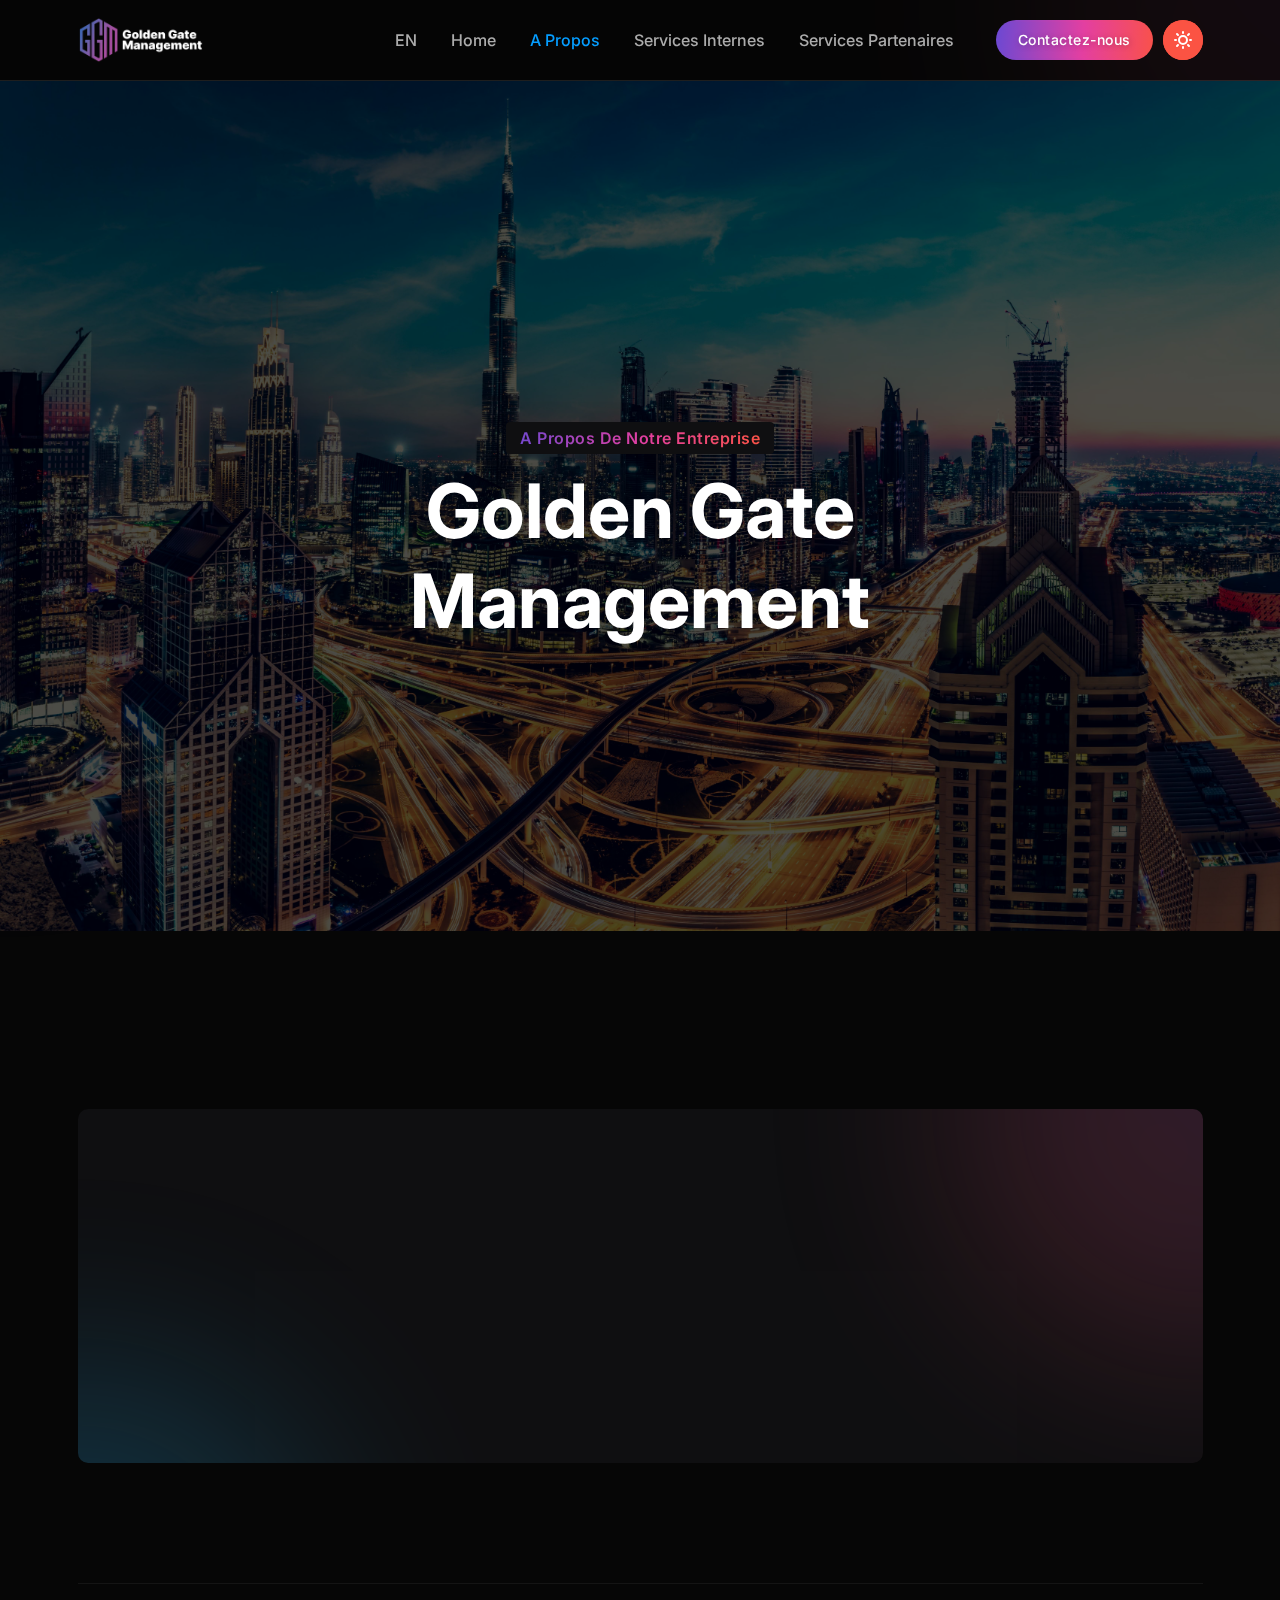
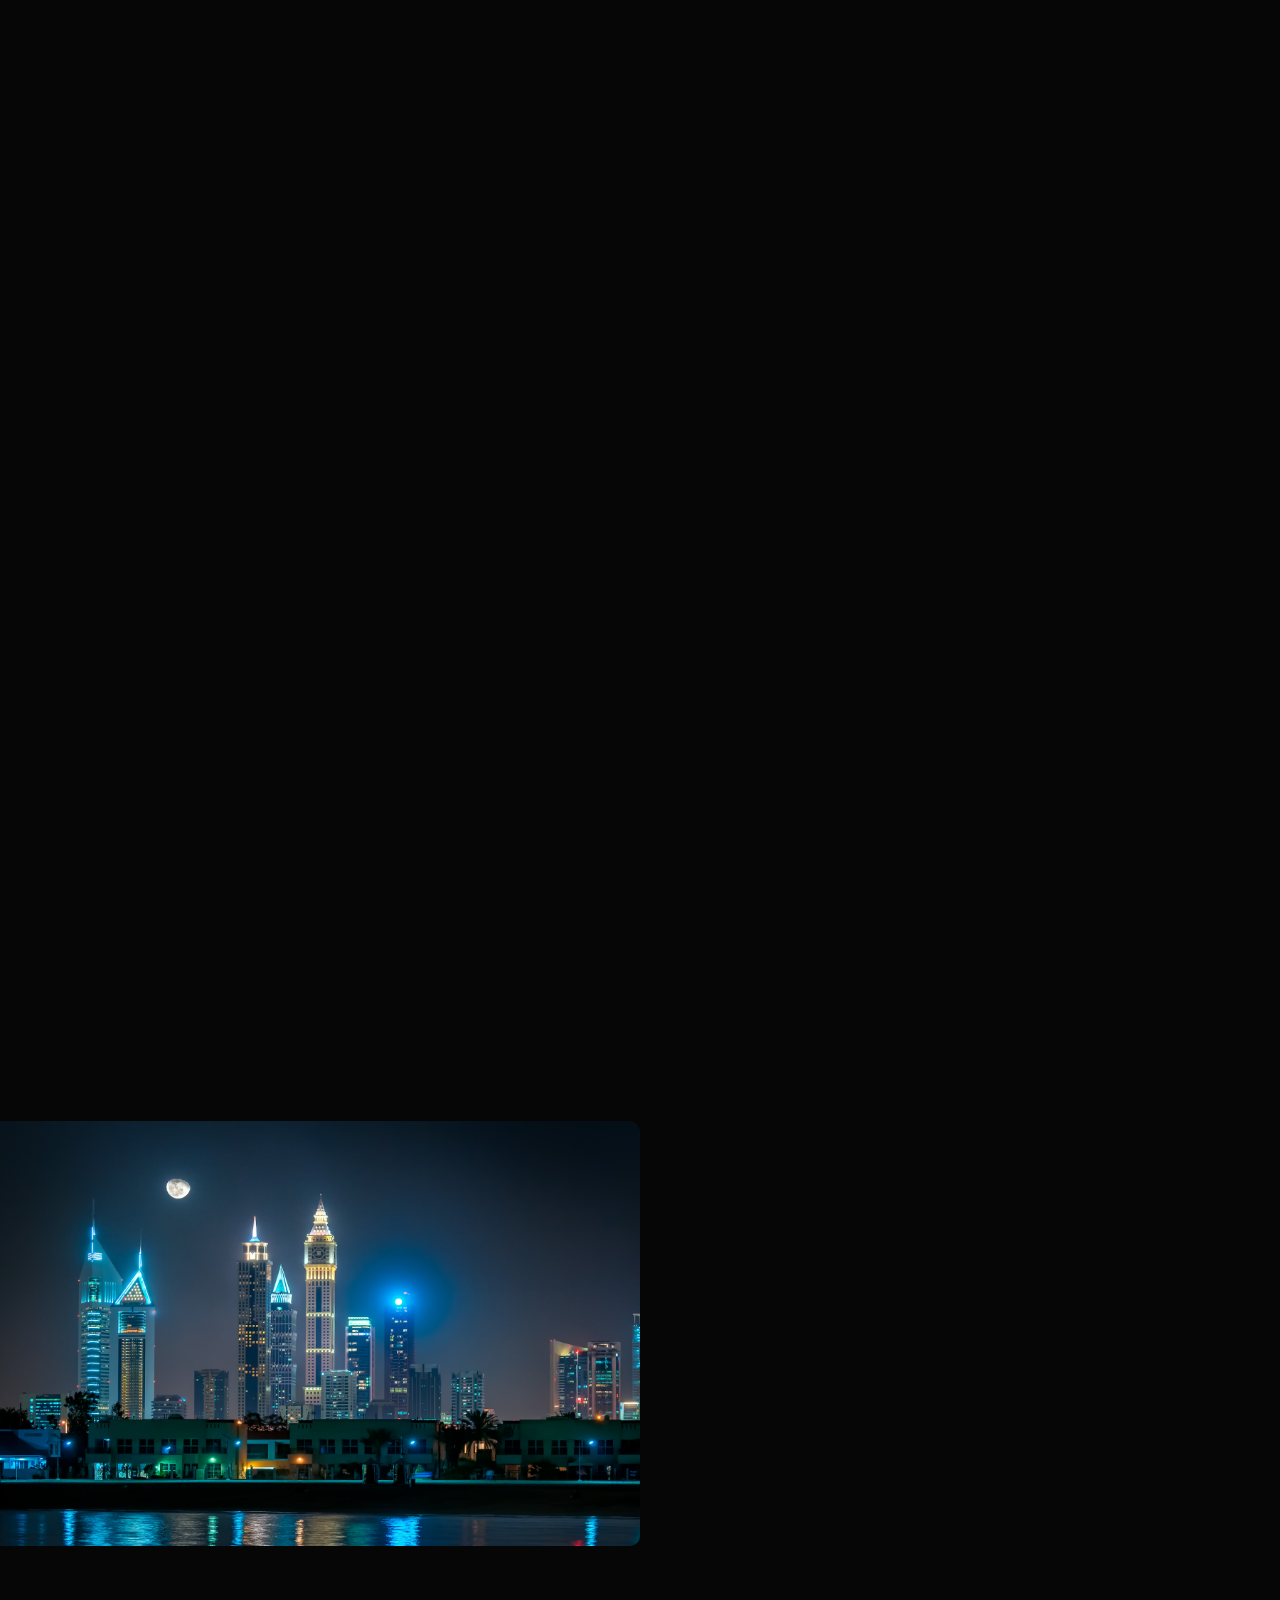
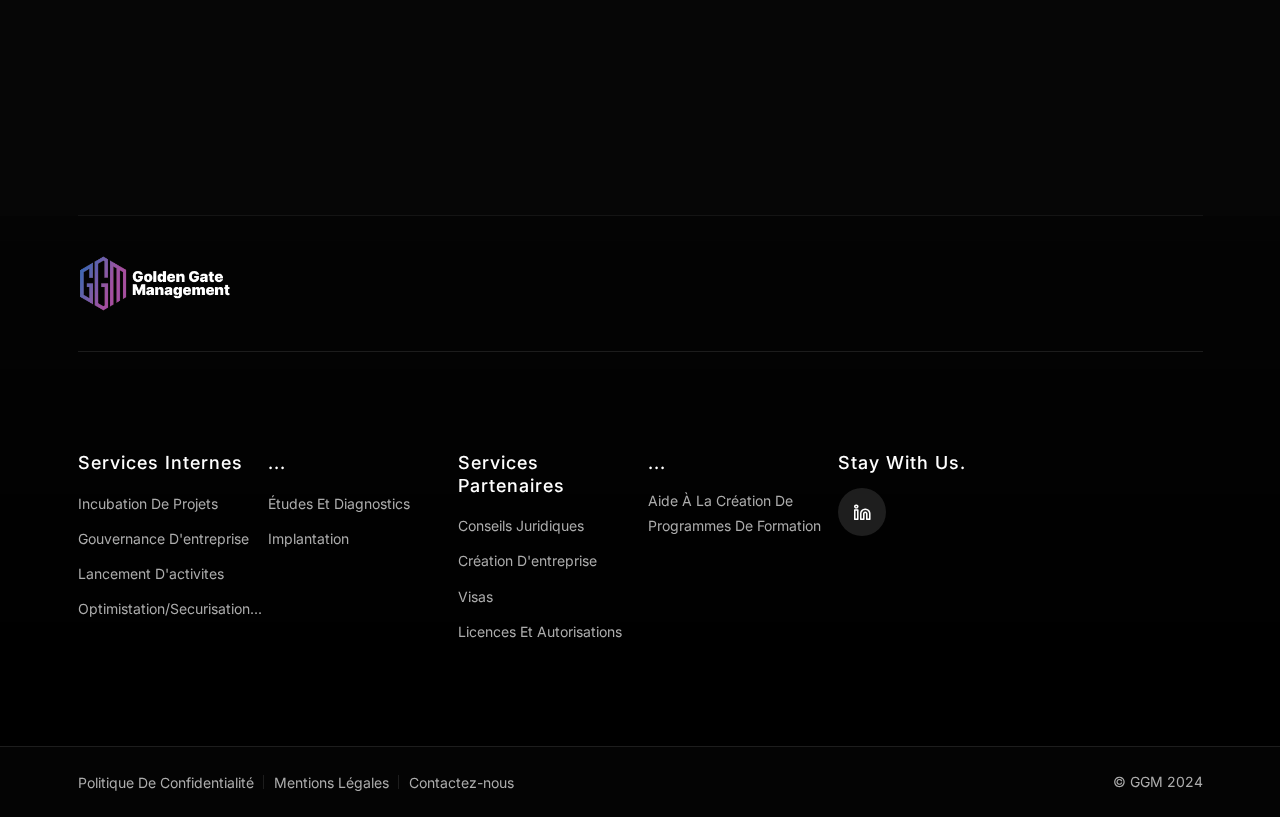
<file: aboutfr.html>
<!DOCTYPE html>
<html lang="en">

<head>
    <meta charset="UTF-8">
    <meta name="viewport" content="width=device-width, initial-scale=1.0">
    <meta name="theme-style-mode" content="1"> <!-- 0 == light, 1 == dark -->

    <title>Golden Gate Management</title>
    <!-- Favicon -->
    <link rel="shortcut icon" type="image/x-icon" href="assets/images/favicon.png">
    <!-- CSS ============================================ -->
    <link rel="stylesheet" href="assets/css/vendor/bootstrap.min.css">
    <link rel="stylesheet" href="assets/css/plugins/animation.css">
    <link rel="stylesheet" href="assets/css/plugins/feature.css">
    <link rel="stylesheet" href="assets/css/plugins/magnify.min.css">
    <link rel="stylesheet" href="assets/css/plugins/slick.css">
    <link rel="stylesheet" href="assets/css/plugins/slick-theme.css">
    <link rel="stylesheet" href="assets/css/plugins/lightbox.css">
    <link rel="stylesheet" href="assets/css/style.css">
</head>


<body>
    <main class="page-wrapper">
       <!-- Start Header Area  -->
       <header class="rainbow-header header-default header-not-transparent header-sticky">
        <div class="container position-relative">
            <div class="row align-items-center row--0">
                <div class="col-lg-3 col-md-6 col-4">
                    <div class="logo">
                        <a href="indexfr.html">
                            <img class="logo-light" src="assets/images/logo/logo.png" alt="Corporate Logo">
                            <img class="logo-dark" src="assets/images/logo/logo-dark.png" alt="Corporate Logo">
                        </a>
                    </div>
                </div>
                <div class="col-lg-9 col-md-6 col-8 position-static">
                    <div class="header-right">

                        <nav class="mainmenu-nav d-none d-lg-block">
                            <ul class="mainmenu">
                                <li><a href="about.html">EN</a></li>
                                <li class="with-megamenu has-menu-child-item position-relative"><a href="indexfr.html">Home</a>
                                </li>
                                <li><a href="aboutfr.html">A Propos</a></li>


                                <li class="has-droupdown has-menu-child-item"><a href="servicesfr.html">Services Internes</a>
                                    <ul class="submenu">
                                        <li><a href="servicesfr.html#a1">Incubation de Projets</a></li>
                                        <li><a href="servicesfr.html#e1">Études et diagnostics</a></li>
                                        <li><a href="servicesfr.html#c1">Lancement d'activites</a></li>
                                        <li><a href="servicesfr.html#f1">Implantation</a></li>
                                        <li><a href="servicesfr.html#b1">Gouvernance d'entreprise</a></li>
                                        <li><a href="servicesfr.html#d1">Optimistation/Securisation...</a></li>
                                    </ul>
                                </li>
                                <li class="has-droupdown has-menu-child-item"><a href="servicesextfr.html">Services Partenaires</a>
                                    <ul class="submenu">
                                        <li><a href="servicesextfr.html#f2">Levée de Fonds</a></li>
                                        <li><a href="servicesextfr.html#b2">Création d'entreprise</a></li>
                                        <li><a href="servicesextfr.html#a2">Conseils juridiques</a></li>
                                        <li><a href="servicesextfr.html#d2">Licences et autorisations</a></li>
                                        <li><a href="servicesextfr.html#e2">Aide à la Création de Programmes de Formation</a></li>
                                        <li><a href="servicesextfr.html#c2">Visas</a></li>
                                    </ul>
                                </li>
                            </ul>
                        </nav>

                        <!-- Start Header Btn  -->
                        <div class="header-btn">
                            <a class="btn-default btn-small round" href="contactfr.html">Contactez-nous</a>
                        </div>
                        <!-- End Header Btn  -->

                        <!-- Start Mobile-Menu-Bar -->
                        <div class="mobile-menu-bar ml--5 d-block d-lg-none">
                            <div class="hamberger">
                                <button class="hamberger-button">
                                    <i class="feather-menu"></i>
                                </button>
                            </div>
                        </div>
                        <!-- Start Mobile-Menu-Bar -->

                        <div id="my_switcher" class="my_switcher">
                            <ul>
                                <li>
                                    <a href="javascript: void(0);" data-theme="light" class="setColor light">
                                        <img class="sun-image" src="assets/images/icons/sun-01.svg" alt="Sun images">
                                    </a>
                                </li>
                                <li>
                                    <a href="javascript: void(0);" data-theme="dark" class="setColor dark">
                                        <img class="Victor Image" src="assets/images/icons/vector.svg" alt="Vector Images">
                                    </a>
                                </li>
                            </ul>
                        </div>

                    </div>
                </div>
            </div>
        </div>
    </header>
    <!-- End Header Area  -->
    <div class="popup-mobile-menu">
        <div class="inner">
            <div class="header-top">
                <div class="logo">
                    <a href="indexfr.html">
                        <img class="logo-light" src="assets/images/logo/logo.png" alt="Corporate Logo">
                        <img class="logo-dark" src="assets/images/logo/logo-dark.png" alt="Corporate Logo">
                    </a>
                </div>
                <div class="close-menu">
                    <button class="close-button">
                        <i class="feather-x"></i>
                    </button>
                </div>
            </div>
            <ul class="mainmenu">
                <li class=""><a href="indexfr.html">Home</a>

                </li>
                <li><a href="aboutfr.html">A Propos</a></li>

                <li class="has-droupdown has-menu-child-item"><a href="servicesfr.html">Services</a>
                    <ul class="submenu">
                        <li><a href="servicesfr.html#a1">Incubation de Projets</a></li>
                        <li><a href="servicesfr.html#b1">Gouvernance d'entreprise</a></li>
                        <li><a href="servicesfr.html#c1">Lancement d'activites</a></li>
                        <li><a href="servicesfr.html#d1">Optimistation/Securisation...</a></li>
                        <li><a href="servicesfr.html#e1">Études et diagnostics</a></li>
                        <li><a href="servicesfr.html#f1">Création et implantation</a></li>
                    </ul>
                </li>
                <li class="has-droupdown has-menu-child-item"><a href="servicesextfr.html">Services partenaires</a>
                    <ul class="submenu">
                            <li><a href="servicesextfr.html#f2">Levée de Fonds</a></li>
                            <li><a href="servicesextfr.html#a2">Conseils juridiques</a></li>
                            <li><a href="servicesextfr.html#b2">Création d'entreprise</a></li>
                            <li><a href="servicesextfr.html#c2">Aide à la Création de Programmes de Formation</a></li>
                            <li><a href="servicesextfr.html#d2">Visas</a></li>
                            <li><a href="servicesextfr.html#e2">Licences et autorisations</a></li>
                      </ul>  
                </li>
                <li><a href="contactfr.html">Contactez-nous</a></li>
                <li><a href="about.html">EN</a></li>
                
        </div>
    </div>
    <!-- Start Theme Style  -->
    <div>
        <div class="rainbow-gradient-circle"></div>
        <div class="rainbow-gradient-circle theme-pink"></div>
    </div>
    <!-- End Theme Style  -->



        <!-- Start Slider Area  -->
        <div class="slider-area slider-style-1 variation-default height-850 bg_image bg_image--12" data-black-overlay="7">
            <div class="container">
                <div class="row">
                    <div class="col-lg-12">
                        <div class="inner pt--80 text-center" data-sal="slide-up" data-sal-duration="400" data-sal-delay="150">
                            <div>
                                <h3 class="rainbow-sub-badge"><span class="theme-gradient">A Propos de notre entreprise</span></h3>
                            </div>
                            <h1 class="title display-one">Golden Gate<br> Management</h1>
                        </div>
                    </div>
                </div>
            </div>
        </div>
        <!-- End Slider Area  -->

          <!-- Start Call TO Action Area  -->
          <div class="rainbow-callto-action-area rainbow-section-gapBottom">
            <div class="wrapper">
                <div class="row">
                    <div class="col-lg-12 mb--40">
                        <div class="section-title text-center" style="padding-top: 20px;" data-sal="slide-up" data-sal-duration="400" data-sal-delay="150">
                            <h4 class="subtitle "><span class="theme-gradient">A propos</span></h4>
                            <h2 class="title w-600 mb--20">Notre histoire</h2>
                        </div>
                    </div>
                </div>
                <div class="rainbow-callto-action clltoaction-style-default style-5">
                    <div class="container">
                        <div class="row row--0 align-items-center content-wrapper theme-shape">
                            <div class="col-lg-12">
                                <div class="inner">
                                    <div class="content text-center">
                                        <h6 class="subtitle" data-sal="slide-up" data-sal-duration="400" data-sal-delay="300">Fondé en 2020, Golden Gate Management s'est rapidement imposé comme un acteur utile 
                                            dans le conseil en entreprise Start-Up et en Projet innovant, tirant parti des technologies 
                                            émergentes pour fournir des solutions avant-gardistes. Notre mission est de propulser les 
                                            entreprises et les entrepreneurs vers le succès grâce à une approche personnalisée et 
                                            innovante.</h6>
                                            <br>
                                        <h6 class="subtitle" data-sal="slide-up" data-sal-duration="400" data-sal-delay="300">Notre équipe pluridisciplinaire apporte expertise, créativité et un réseau international pour 
                                            transformer vos ambitions en succès tangibles.
                                            Golden Gate Management apporte un soutien de confiance pour les entreprises visant une 
                                            expansion dynamique et une innovation constante. Nos racines dans la technologie et le 
                                            conseil stratégique nous permettent de penser au-delà des solutions traditionnelles.</h6>
                                        <div class="call-to-btn" data-sal="slide-up" data-sal-duration="400" data-sal-delay="350">
                                        </div>
                                    </div>
                                </div>
                            </div>
                        </div>
                    </div>
                </div>
            </div>
        </div>
        <!-- End Call TO Action Area  -->


        <!-- Section separator  -->
        <!-- Start Seperator Area  -->
        <div class="rbt-separator-mid">
            <div class="container">
                <hr class="rbt-separator m-0">
            </div>
        </div>
        <!-- End Seperator Area  -->
        <!-- Section separator  -->

        <!-- Start Service Area  -->
        <div class="rainbow-service-area rainbow-section-gap">
            <div class="container">
                <div class="row">
                    <div class="col-lg-12">
                        <div class="section-title text-center" data-sal="slide-up" data-sal-duration="400" data-sal-delay="150">
                            <h4 class="subtitle">
                                <span class="theme-gradient">Nos Talents</span>
                            </h4>
                            <h2 class="title w-600 mb--20">Notre Equipe</h2>

                        </div>
                    </div>
                </div>

                <div class="row row--15 service-wrapper">
                    <div class="col-lg-4 col-md-6 col-sm-6 col-12" data-sal="slide-up" data-sal-duration="400" data-sal-delay="200">
                        <div class="service service__style--1 bg-color-blackest radius mt--25 text-center">
                            <div class="icon">
                                <i class="feather-globe"></i>
                            </div>
                            <div class="content">
                                <h4 class="title w-600">
                                    <a href="#">Stratèges en Expansion Internationale</a>
                                </h4>
                                <p class="description b1 color-gray mb--0">Des spécialistes aux parcours international vous guident pour accelerer votre developpement.</p><br>
                            </div>
                        </div>
                    </div>

                    <div class="col-lg-4 col-md-6 col-sm-6 col-12" data-sal="slide-up" data-sal-duration="400" data-sal-delay="300">
                        <div class="service service__style--1 bg-color-blackest radius mt--25 text-center">
                            <div class="icon">
                                <i class="feather-award"></i>
                            </div>
                            <div class="content">
                                <h4 class="title w-600">
                                    <a href="#">Experts Web3 &amp; Consultants Expérimentés</a>
                                </h4>
                                <p class="description b1 color-gray mb--0">Des leaders visionnaires dans la technologie blockchain et les stratégies Web3.<br><br></p>
                            </div>
                        </div>
                    </div>

                    <div class="col-lg-4 col-md-6 col-sm-6 col-12" data-sal="slide-up" data-sal-duration="400" data-sal-delay="400">
                        <div class="service service__style--1 bg-color-blackest radius mt--25 text-center">
                            <div class="icon">
                                <i class="feather-trending-up"></i>
                            </div>
                            <div class="content">
                                <h4 class="title w-600">
                                    <a href="#">Professionnel en ingénierie financière</a>
                                </h4>
                                <p class="description b1 color-gray mb--0">Conception des modèles économique, optimisation des flux financier et reporting.</p><br>
                            </div>
                        </div>
                    </div>
                </div>
            </div>
        </div>
        <!-- Start Service Area  -->

         <!-- Start Split Style-1 Area  -->
         <div class="rainbow-split-area rainbow-section-gap">
            <div class="wrapper">
                <div class="row">
                    <div class="col-lg-12 mb--40">
                        <div class="section-title text-center" data-sal="slide-up" data-sal-duration="400" data-sal-delay="150">
                            <h4 class="subtitle"><span class="theme-gradient">Localisation</span></h4>
                            <h2 class="title w-600 mb--20">Dubai</h2>
                        </div>
                    </div>
                </div>
                <div class="rainbow-splite-style">
                    <div class="split-wrapper">
                        <div class="row g-0 radius-10 align-items-center">
                            <div class="col-lg-12 col-xl-6 col-12">
                                <div class="thumbnail image-left-content">
                                    <img src="assets/images/split/split-01.jpg" alt="split Images">
                                </div>
                            </div>
                            <div class="col-lg-12 col-xl-6 col-12">
                                <div class="split-inner">
                                   <!-- <h4 class="title" data-sal="slide-up" data-sal-duration="400" data-sal-delay="200">Avantages</h4>-->
                                    <p class="description" data-sal="slide-up" data-sal-duration="400" data-sal-delay="300">Nouvelle platforme de rencontre en business internationale: Salon professionnel, conference, et séminaire tout au long de l'année. Dubai offre un environnement commercial propice, alliant opportunités économiques, infrastructure, connectivité et équipements de style de vie, ce qui en fait une destination attrayante pour les entreprises cherchant la croissance et l'expansion.</p>
                                    <ul class="split-list" data-sal="slide-up" data-sal-duration="400" data-sal-delay="350">
                                        <li style="margin-top: 5px;margin-bottom: 5px;">- Zones Franches</li>
                                        <li style="margin-top: 5px;margin-bottom: 5px;">- Environnement Législatif Favorable aux Affaires</li>
                                        <li style="margin-top: 5px;margin-bottom: 5px;">- Position Géographique Stratégique</li>
                                        <li style="margin-top: 5px;margin-bottom: 5px;">- Pôle Central pour les Événements et les Expositions</li>
                                        <li style="margin-top: 5px;margin-bottom: 5px;">- Économie Fleurissante</li>
                                        <li style="margin-top: 5px;margin-bottom: 5px;">- Infrastructure Moderne et High-tech de Classe Mondiale</li>
                                        <li style="margin-top: 5px;margin-bottom: 5px;">- Friand de Talents, D'Innovations, et D'Investissements</li>
                                    </ul>
                                    <div class="view-more-button mt--35" data-sal="slide-up" data-sal-duration="400" data-sal-delay="400">
                                        <a class="btn-default" href="contactfr.html">Contactez-nous</a>
                                    </div>
                                </div>
                            </div>
                        </div>
                    </div>
                </div>
            </div>
        </div>
        <!-- End Split Style-1 Area  -->

       

        <!-- Section separator  -->
        <!-- Start Seperator Area  -->
        <div class="rbt-separator-mid">
            <div class="container">
                <hr class="rbt-separator m-0">
            </div>
        </div>
        <!-- End Seperator Area  -->
        <!-- Section separator  -->

       

<!-- Start Footer Area  -->
                        <!-- Start Footer Area  -->
                        <footer class="rainbow-footer footer-style-default variation-two">
                            <div class="rainbow-callto-action clltoaction-style-default style-7">
                                <div class="container">
                                    <div class="row row--0 align-items-center content-wrapper">
                                        <div class="col-lg-8 col-md-8">
                                            <div class="inner">
                                                <div class="content text-left">
                                                    <div class="logo">
                                                        <a href="indexfr.html">
                                                            <img class="logo-light" src="assets/images/logo/logo.png" alt="Corporate Logo">
                                                            <img class="logo-dark" src="assets/images/logo/logo-dark.png" alt="Corporate Logo">
                                                        </a>
                                                    </div>
                                                </div>
                                            </div>
                                        </div>
                                        <div class="col-lg-4 col-md-4" data-sal="slide-up" data-sal-duration="400" data-sal-delay="150">
                                            <div class="call-to-btn text-left mt_sm--20 text-lg-right">
                                                <a class="btn-default" href="contactfr.html">Contactez-nous
                                                    <i class="feather-arrow-right"></i>
                                                </a>
                                            </div>
                                        </div>
                                    </div>
                                </div>
                            </div>
                            <div class="footer-top">
                                <div class="container">
                                    <div class="row">
                                        <div class="col-lg-2 col-md-6 col-sm-6 col-12">
                                            <div class="rainbow-footer-widget">
                                                <h4 class="title"><a href="servicesfr.html">Services Internes</a></h4>
                                                <div class="inner">
                                                    <ul class="footer-link link-hover">
                                                        <li><a href="servicesfr.html#a1">Incubation de Projets</a></li>
                                                        <li><a href="servicesfr.html#b1">Gouvernance d'entreprise</a></li>
                                                        <li><a href="servicesfr.html#c1">Lancement d'activites</a></li>
                                                        <li><a href="servicesfr.html#d1">Optimistation/Securisation...</a></li>
                                                        
                                                    </ul>
                                                </div>
                                            </div>
                                        </div>
                                        <div class="col-lg-2 col-md-6 col-sm-6 col-12">
                                            <div class="rainbow-footer-widget">
                                                <div class="widget-menu-top">
                                                    <h4 class="title">...</h4>
                                                    <div class="inner">
                                                        <ul class="footer-link link-hover">
                                                            <li><a href="servicesfr.html#e1">Études et diagnostics</a></li>
                                                            <li><a href="servicesfr.html#f1">Implantation</a></li>
                                                        </ul>
                                                    </div>
                                                </div>
                                            </div>
                                        </div>
                                        <div class="col-lg-2 col-md-6 col-sm-6 col-12">
                                            <div class="rainbow-footer-widget">
                                                <h4 class="title"><a href="servicesextfr.html">Services Partenaires</a></h4>
                                                <div class="inner">
                                                    <ul class="footer-link link-hover">
                                                        <li><a href="servicesextfr.html#a2">Conseils juridiques</a></li>
                                                        <li><a href="servicesextfr.html#b2">Création d'entreprise</a></li>
                                                        <li><a href="servicesextfr.html#c2">Visas</a></li>
                                                        <li><a href="servicesextfr.html#d2">Licences et autorisations</a></li>
                                                    </ul>
                                                </div>
                                            </div>
                                        </div>
                                        <div class="col-lg-2 col-md-6 col-sm-6 col-12">
                                            <div class="rainbow-footer-widget">
                                                <h4 class="title">...</h4>
                                                <div class="inner">
                                                    <ul class="footer-link link-hover">
                                                        <li><a href="servicesextfr.html#e2">Aide à la Création de Programmes de Formation</a></li>
                                                    </ul>
                                                </div>
                                            </div>
                                        </div>
                                        <div class="col-lg-4 col-md-6 col-sm-6 col-12">
                                            <div class="rainbow-footer-widget">
                                                <h4 class="title">Stay With Us.</h4>
                                                <div class="inner">
                                                    <ul class="social-icon social-default justify-content-start">
                                                        <li><a href="https://ae.linkedin.com/company/golden-gate-management">
                                                                <i class="feather-linkedin"></i>
                                                            </a>
                                                        </li>
                                                    </ul>
                                                </div>
                                            </div>
                                        </div>
                                    </div>
                                </div>
                            </div>
                        </footer>
                        <!-- End Footer Area  -->
        <!-- End Footer Area  -->
        <!-- Start Copy Right Area  -->
        <div class="copyright-area copyright-style-one">
            <div class="container">
                <div class="row align-items-center">
                    <div class="col-lg-6 col-md-8 col-sm-12 col-12">
                        <div class="copyright-left">
                            <ul class="ft-menu link-hover">
                                <li>
                                    <a href="privacy-policyfr.html">Politique De Confidentialité</a>
                                </li>
                                <li>
                                    <a href="privacy-policyfr.html">Mentions Légales</a>
                                </li>
                                <li>
                                    <a href="contactfr.html">Contactez-nous</a>
                                </li>
                            </ul>
                        </div>
                    </div>
                    <div class="col-lg-6 col-md-4 col-sm-12 col-12">
                        <div class="copyright-right text-center text-lg-end">
                            <p class="copyright-text">© GGM 2024</p>
                        </div>
                    </div>
                </div>
            </div>
        </div>
        <!-- End Copy Right Area  -->
    </main>
    <!-- All Scripts  -->
    <!-- Start Top To Bottom Area  -->
    <div class="rainbow-back-top">
        <i class="feather-arrow-up"></i>
    </div>
    <!-- End Top To Bottom Area  -->
    <!-- JS
============================================ -->
    <script src="assets/js/vendor/modernizr.min.js"></script>
    <script src="assets/js/vendor/jquery.min.js"></script>
    <script src="assets/js/vendor/bootstrap.min.js"></script>
    <script src="assets/js/vendor/popper.min.js"></script>
    <script src="assets/js/vendor/waypoint.min.js"></script>
    <script src="assets/js/vendor/wow.min.js"></script>
    <script src="assets/js/vendor/counterup.min.js"></script>
    <script src="assets/js/vendor/feather.min.js"></script>
    <script src="assets/js/vendor/sal.min.js"></script>
    <script src="assets/js/vendor/masonry.js"></script>
    <script src="assets/js/vendor/imageloaded.js"></script>
    <script src="assets/js/vendor/magnify.min.js"></script>
    <script src="assets/js/vendor/lightbox.js"></script>
    <script src="assets/js/vendor/slick.min.js"></script>
    <script src="assets/js/vendor/easypie.js"></script>
    <script src="assets/js/vendor/text-type.js"></script>
    <script src="assets/js/vendor/jquery.style.swicher.js"></script>
    <script src="assets/js/vendor/js.cookie.js"></script>
    <script src="assets/js/vendor/jquery-one-page-nav.js"></script>
    <!-- Main JS -->
    <script src="assets/js/main.js"></script>
</body>

</html>
</file>
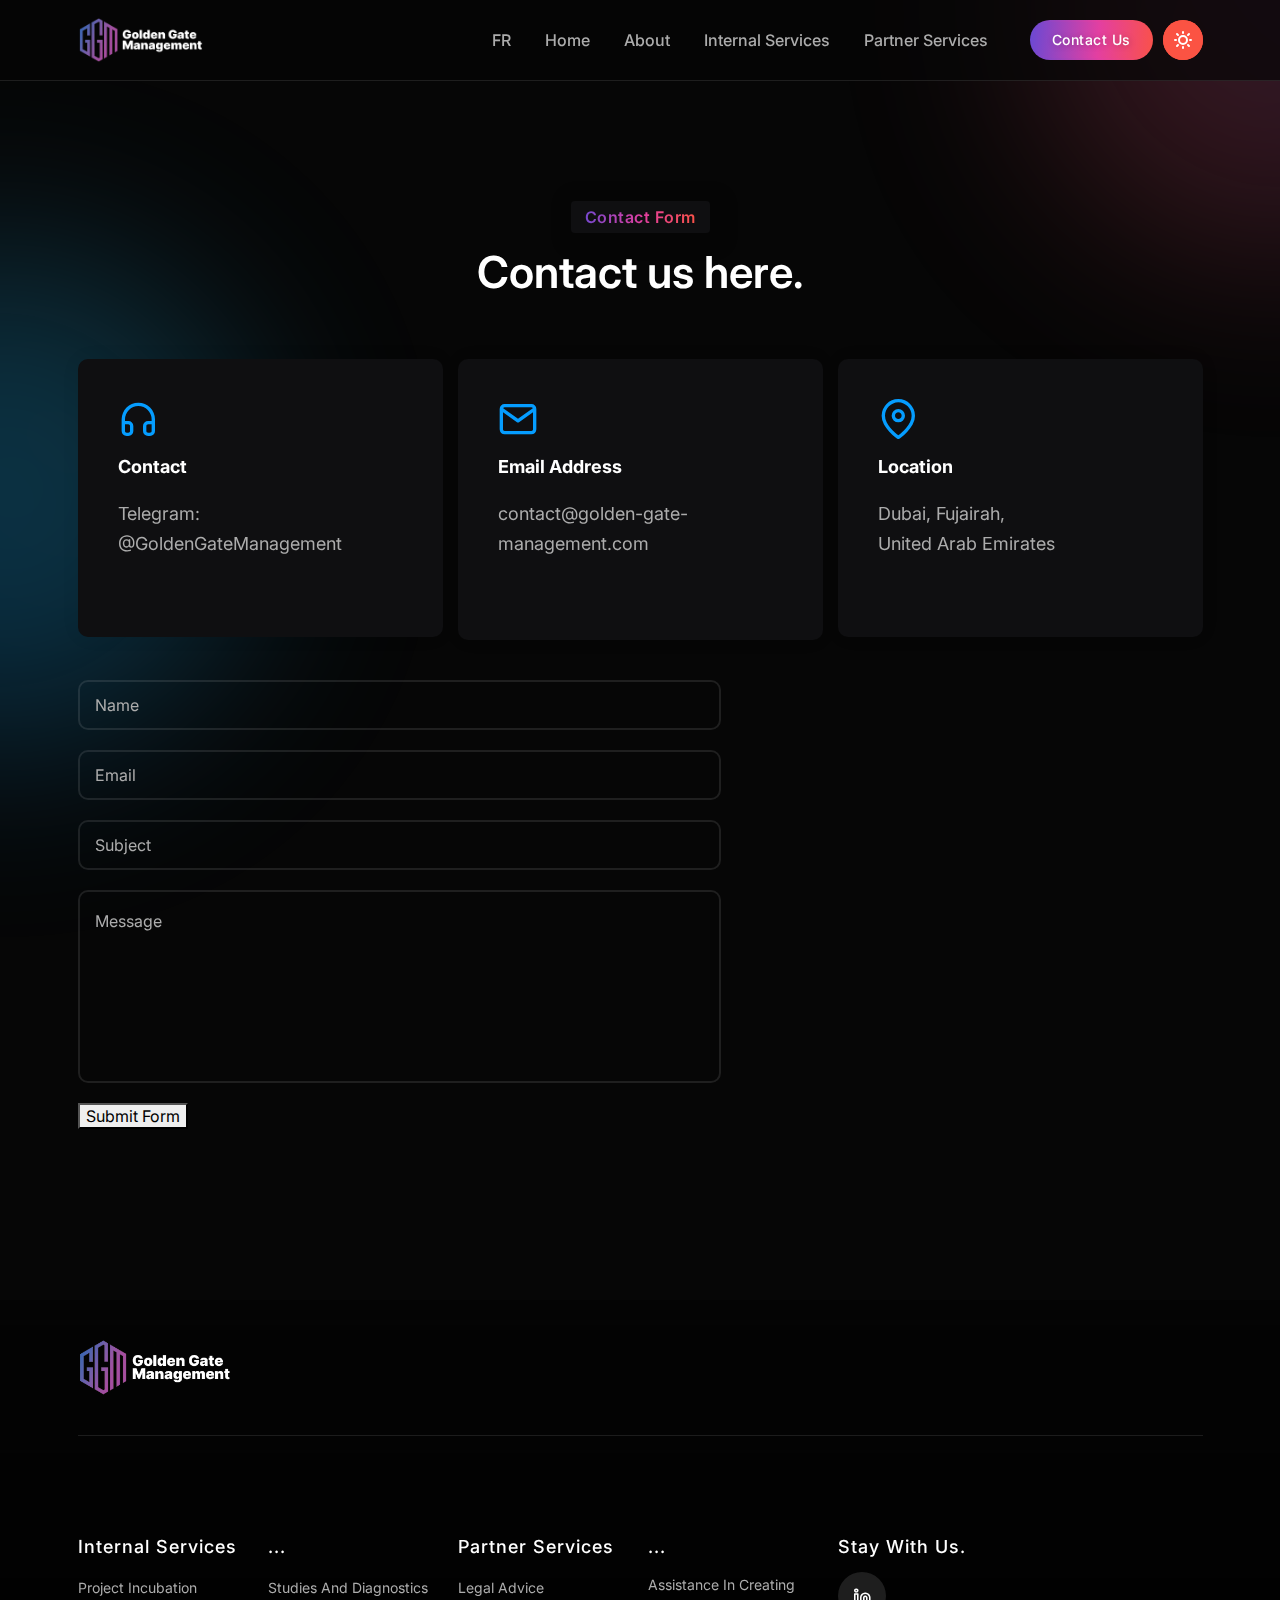
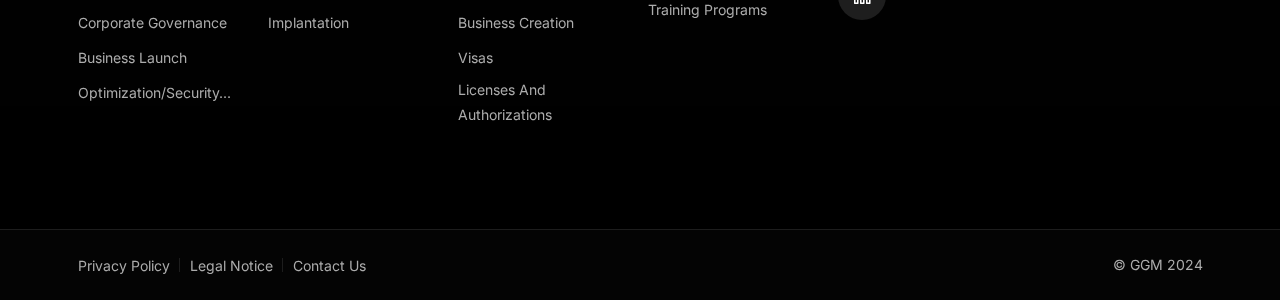
<file: contact.html>
<!DOCTYPE html>
<html lang="en">

<head>
    <meta charset="UTF-8">
    <meta name="viewport" content="width=device-width, initial-scale=1.0">
    <meta name="theme-style-mode" content="1">
    <!-- 0 == light, 1 == dark -->

    <title>Golden Gate Management</title>
    <!-- Favicon -->
    <link rel="shortcut icon" type="image/x-icon" href="assets/images/favicon.png">
    <!-- CSS ============================================ -->
    <link rel="stylesheet" href="assets/css/vendor/bootstrap.min.css">
    <link rel="stylesheet" href="assets/css/plugins/animation.css">
    <link rel="stylesheet" href="assets/css/plugins/feature.css">
    <link rel="stylesheet" href="assets/css/plugins/magnify.min.css">
    <link rel="stylesheet" href="assets/css/plugins/slick.css">
    <link rel="stylesheet" href="assets/css/plugins/slick-theme.css">
    <link rel="stylesheet" href="assets/css/plugins/lightbox.css">
    <link rel="stylesheet" href="assets/css/style.css">
</head>


<body>
    <main class="page-wrapper">
        <!-- Start Header Area  -->
        <header class="rainbow-header header-default header-not-transparent header-sticky">
            <div class="container position-relative">
                <div class="row align-items-center row--0">
                    <div class="col-lg-3 col-md-6 col-4">
                        <div class="logo">
                            <a href="index.html">
                                <img class="logo-light" src="assets/images/logo/logo.png" alt="Corporate Logo">
                                <img class="logo-dark" src="assets/images/logo/logo-dark.png" alt="Corporate Logo">
                            </a>
                        </div>
                    </div>
                    <div class="col-lg-9 col-md-6 col-8 position-static">
                        <div class="header-right">

                            <nav class="mainmenu-nav d-none d-lg-block">
                                <ul class="mainmenu">
                                    <li><a href="contactfr.html">FR</a></li>
                                    <li class="with-megamenu has-menu-child-item position-relative"><a href="index.html">Home</a>
                                    </li>
                                    <li><a href="about.html">About</a></li>


                                    <li class="has-droupdown has-menu-child-item"><a href="services.html">Internal Services</a>
                                        <ul class="submenu">
                                            <li><a href="services.html#a1">Project Incubation</a></li>
                                            <li><a href="services.html#e1">Studies and Diagnostics</a></li>
                                            <li><a href="services.html#c1">Business Launch</a></li>
                                            <li><a href="services.html#f1">Implementation</a></li>
                                            <li><a href="services.html#b1">Corporate Governance</a></li>
                                            <li><a href="services.html#d1">Optimization/Securing...</a></li>
                                        </ul>
                                    </li>
                                    <li class="has-droupdown has-menu-child-item"><a href="servicesext.html">Partner Services</a>
                                        <ul class="submenu">
                                            <li><a href="servicesext.html#f2">Fundraising</a></li>
                                            <li><a href="servicesext.html#b2">Business Creation</a></li>
                                            <li><a href="servicesext.html#a2">Legal Advice</a></li>
                                            <li><a href="servicesext.html#e2">Licenses and Authorizations</a></li>
                                            <li><a href="servicesext.html#c2">Assistance in Program Formation</a></li>
                                            <li><a href="servicesext.html#d2">Visas</a></li>
                                        </ul>
                                    </li>
                                </ul>
                            </nav>

                            <!-- Start Header Btn  -->
                            <div class="header-btn">
                                <a class="btn-default btn-small round" href="contact.html">Contact Us</a>
                            </div>
                            <!-- End Header Btn  -->

                            <!-- Start Mobile-Menu-Bar -->
                            <div class="mobile-menu-bar ml--5 d-block d-lg-none">
                                <div class="hamberger">
                                    <button class="hamberger-button">
                                        <i class="feather-menu"></i>
                                    </button>
                                </div>
                            </div>
                            <!-- Start Mobile-Menu-Bar -->

                            <div id="my_switcher" class="my_switcher">
                                <ul>
                                    <li>
                                        <a href="javascript: void(0);" data-theme="light" class="setColor light">
                                            <img class="sun-image" src="assets/images/icons/sun-01.svg" alt="Sun images">
                                        </a>
                                    </li>
                                    <li>
                                        <a href="javascript: void(0);" data-theme="dark" class="setColor dark">
                                            <img class="Victor Image" src="assets/images/icons/vector.svg" alt="Vector Images">
                                        </a>
                                    </li>
                                </ul>
                            </div>

                        </div>
                    </div>
                </div>
            </div>
        </header>
        <!-- End Header Area  -->
        <div class="popup-mobile-menu">
            <div class="inner">
                <div class="header-top">
                    <div class="logo">
                        <a href="index.html">
                            <img class="logo-light" src="assets/images/logo/logo.png" alt="Corporate Logo">
                            <img class="logo-dark" src="assets/images/logo/logo-dark.png" alt="Corporate Logo">
                        </a>
                    </div>
                    <div class="close-menu">
                        <button class="close-button">
                            <i class="feather-x"></i>
                        </button>
                    </div>
                </div>
                <ul class="mainmenu">
                    
                    <li class=""><a href="index.html">Home</a>

                    </li>
                    <li><a href="about.html">About</a></li>

                    <li class="has-droupdown has-menu-child-item"><a href="services.html">Services</a>
                        <ul class="submenu">
                            <li><a href="services.html#a1">Project Incubation</a></li>
                            <li><a href="services.html#b1">Corporate Governance</a></li>
                            <li><a href="services.html#c1">Business Launch</a></li>
                            <li><a href="services.html#d1">Optimization/Securing...</a></li>
                            <li><a href="services.html#e1">Studies and Diagnostics</a></li>
                            <li><a href="services.html#f1">Creation and Implementation</a></li>
                        </ul>
                    </li>
                    <li class="has-droupdown has-menu-child-item"><a href="servicesext.html">Partner Services</a>
                        <ul class="submenu">
                            <li><a href="servicesext.html#f2">Fundraising</a></li>
                            <li><a href="servicesext.html#a2">Legal Advice</a></li>
                            <li><a href="servicesext.html#b2">Business Creation</a></li>
                            <li><a href="servicesext.html#c2">Assistance in Program Formation</a></li>
                            <li><a href="servicesext.html#d2">Visas</a></li>
                            <li><a href="servicesext.html#e2">Licenses and Authorizations</a></li>
                        </ul>
                    </li>
                    <li><a href="contact.html">Contact Us</a></li>
                    <li><a href="servicesextfr.html">FR</a></li>
                </ul>
            </div>
        </div>
        <!-- Start Theme Style  -->
        <div>
            <div class="rainbow-gradient-circle"></div>
            <div class="rainbow-gradient-circle theme-pink"></div>
        </div>
        <!-- End Theme Style  -->

    <!-- Start Contact Area  -->
    <div class="main-content">
    
        <div class="rainbow-contact-area rainbow-section-gap">
            <div class="container">
                <div class="row">
                    <div class="col-lg-12 mb--40">
                        <div class="section-title text-center" data-sal="slide-up" data-sal-duration="700" data-sal-delay="100">
                            <h4 class="subtitle "><span class="theme-gradient">Contact Form</span></h4>
                            <h2 class="title w-600 mb--20">Contact us here.</h2>
                        </div>
                    </div>
                </div>
                <div class="row row--15">
                    <div class="col-lg-12">
                        <div class="rainbow-contact-address mt_dec--30">
                            <div class="row">
                                <div class="col-lg-4 col-md-6 col-12">
                                    <div class="rainbow-address">
                                        <div class="icon">
                                            <i class="feather-headphones"></i>
                                        </div>
                                        <div class="inner">
                                            <h4 class="title">Contact</h4>
                                            <p><a href="#">Telegram:</a></p>
                                            <p><a href="#">@GoldenGateManagement</a></p><br>
                                        </div>
                                    </div>
                                </div>
                                <div class="col-lg-4 col-md-6 col-12">
                                    <div class="rainbow-address">
                                        <div class="icon">
                                            <i class="feather-mail"></i>
                                        </div>
                                        <div class="inner">
                                            <h4 class="title">Email Address</h4>
                                            <p><a href="mailto:contact@golden-gate-management.com">contact@golden-gate-management.com</a></p>
                                            <p><br></a></p>
                                        </div>
                                    </div>
                                </div>
                                <div class="col-lg-4 col-md-6 col-12">
                                    <div class="rainbow-address">
                                        <div class="icon">
                                            <i class="feather-map-pin"></i>
                                        </div>
                                        <div class="inner">
                                            <h4 class="title">Location</h4>
                                            <p>Dubai, Fujairah,<br>United Arab Emirates</p><br>
                                        </div>
                                    </div>
                                </div>
                            </div>
                        </div>
                    </div>
                </div>
    
                <div class="row mt--40 row--15">
                    <div class="col-lg-7">
                        <form action="https://api.web3forms.com/submit" method="POST" class="rainbow-dynamic-form" id="contact-form">
                            <input type="hidden" name="access_key" value="dca6cc9c-4652-4120-9642-2d6e2d52a41d">
                            <input type="hidden" name="apikey" value="dca6cc9c-4652-4120-9642-2d6e2d52a41d">

                            <div class="form-group">
                                <input type="text" name="name" required placeholder="Name">
                            </div>

                            <div class="form-group">
                                <input type="email" name="email" required placeholder="Email">
                            </div>
    
                            <div class="form-group">
                                <input type="text" id="subject" name="subject" placeholder="Subject">
                            </div>
    
                            <div class="form-group">
                                <textarea name="message" required placeholder="Message"></textarea>
                            </div>
                            <input type="hidden" name="redirect" value="https://web3forms.com/success">
                            <div class="form-group">
                                <button type="submit">Submit Form</button>
                            </div>
                        </form>
                    </div>

                    <div class="col-lg-5 mt_md--30 mt_sm--30">
                        <div class="google-map-style-1">
                            <iframe src="https://www.google.com/maps/embed?pb=!1m18!1m12!1m3!1d231281.00130694237!2d55.0623367973843!3d25.075931080967084!2m3!1f0!2f0!3f0!3m2!1i1024!2i768!4f13.1!3m3!1m2!1s0x3e5f43496ad9c645%3A0xbde66e5084295162!2sDubai%20-%20United%20Arab%20Emirates!5e0!3m2!1sen!2sbd!4v1714403953116!5m2!1sen!2sbd" width="600" height="450" style="border:0;" allowfullscreen="" loading="lazy" referrerpolicy="no-referrer-when-downgrade"></iframe>
                        </div>
                    </div>
                </div>
            </div>
        </div>
    
    </div>
    <!-- End Contact Area  -->

        <!-- Start Footer Area  -->
        <footer class="rainbow-footer footer-style-default variation-two">
            <div class="rainbow-callto-action clltoaction-style-default style-7">
                <div class="container">
                    <div class="row row--0 align-items-center content-wrapper">
                        <div class="col-lg-8 col-md-8">
                            <div class="inner">
                                <div class="content text-left">
                                    <div class="logo">
                                        <a href="index.html">
                                            <img class="logo-light" src="assets/images/logo/logo.png" alt="Corporate Logo">
                                            <img class="logo-dark" src="assets/images/logo/logo-dark.png" alt="Corporate Logo">
                                        </a>
                                    </div>
                                </div>
                            </div>
                        </div>
                        <div class="col-lg-4 col-md-4" data-sal="slide-up" data-sal-duration="400" data-sal-delay="150">
                            <div class="call-to-btn text-left mt_sm--20 text-lg-right">
                                <a class="btn-default" href="contact.html">Contact Us
                            <i class="feather-arrow-right"></i>
                        </a>
                            </div>
                        </div>
                    </div>
                </div>
            </div>
            <div class="footer-top">
                <div class="container">
                    <div class="row">
                        <div class="col-lg-2 col-md-6 col-sm-6 col-12">
                            <div class="rainbow-footer-widget">
                                <h4 class="title"><a href="services.html">Internal Services</a></h4>
                                <div class="inner">
                                    <ul class="footer-link link-hover">
                                        <li><a href="services.html#a1">Project Incubation</a></li>
                                        <li><a href="services.html#b1">Corporate Governance</a></li>
                                        <li><a href="services.html#c1">Business Launch</a></li>
                                        <li><a href="services.html#d1">Optimization/Security...</a></li>
                                    </ul>
                                </div>
                            </div>
                        </div>
                        <div class="col-lg-2 col-md-6 col-sm-6 col-12">
                            <div class="rainbow-footer-widget">
                                <div class="widget-menu-top">
                                    <h4 class="title">...</h4>
                                    <div class="inner">
                                        <ul class="footer-link link-hover">
                                            <li><a href="services.html#e1">Studies and Diagnostics</a></li>
                                            <li><a href="services.html#f1">Implantation</a></li>
                                        </ul>
                                    </div>
                                </div>
                            </div>
                        </div>
                        <div class="col-lg-2 col-md-6 col-sm-6 col-12">
                            <div class="rainbow-footer-widget">
                                <h4 class="title"><a href="servicesext.html">Partner Services</a></h4>
                                <div class="inner">
                                    <ul class="footer-link link-hover">
                                        <li><a href="servicesext.html#a2">Legal Advice</a></li>
                                        <li><a href="servicesext.html#b2">Business Creation</a></li>
                                        <li><a href="servicesext.html#c2">Visas</a></li>
                                        <li><a href="servicesext.html#d2">Licenses and Authorizations</a></li>
                                    </ul>
                                </div>
                            </div>
                        </div>
                        <div class="col-lg-2 col-md-6 col-sm-6 col-12">
                            <div class="rainbow-footer-widget">
                                <h4 class="title">...</h4>
                                <div class="inner">
                                    <ul class="footer-link link-hover">
                                        <li><a href="servicesext.html#e2">Assistance in Creating Training Programs</a></li>
                                    </ul>
                                </div>
                            </div>
                        </div>
                        <div class="col-lg-4 col-md-6 col-sm-6 col-12">
                            <div class="rainbow-footer-widget">
                                <h4 class="title">Stay With Us.</h4>
                                <div class="inner">
                                    <ul class="social-icon social-default justify-content-start">
                                        <li>
                                            <a href="https://ae.linkedin.com/company/golden-gate-management">
                                                <i class="feather-linkedin"></i>
                                            </a>
                                        </li>
                                    </ul>
                                </div>
                            </div>
                        </div>
                    </div>
                </div>
            </div>
        </footer>
        <!-- End Footer Area  -->
        <!-- End Footer Area  -->
        <!-- Start Copy Right Area  -->
        <div class="copyright-area copyright-style-one">
            <div class="container">
                <div class="row align-items-center">
                    <div class="col-lg-6 col-md-8 col-sm-12 col-12">
                        <div class="copyright-left">
                            <ul class="ft-menu link-hover">
                                <li>
                                    <a href="privacy-policy.html">Privacy Policy</a>
                                </li>
                                <li>
                                    <a href="privacy-policy.html">Legal Notice</a>
                                </li>
                                <li>
                                    <a href="contact.html">Contact Us</a>
                                </li>
                            </ul>
                        </div>
                    </div>
                    <div class="col-lg-6 col-md-4 col-sm-12 col-12">
                        <div class="copyright-right text-center text-lg-end">
                            <p class="copyright-text">© GGM 2024</p>
                        </div>
                    </div>
                </div>
            </div>
        </div>
        <!-- End Copy Right Area  -->
    </main>




    <!-- All Scripts  -->
    <!-- Start Top To Bottom Area  -->
    <div class="rainbow-back-top">
        <i class="feather-arrow-up"></i>
    </div>
    <!-- End Top To Bottom Area  -->
    <!-- JS
============================================ -->
    <script src="assets/js/vendor/modernizr.min.js"></script>
    <script src="assets/js/vendor/jquery.min.js"></script>
    <script src="assets/js/vendor/bootstrap.min.js"></script>
    <script src="assets/js/vendor/popper.min.js"></script>
    <script src="assets/js/vendor/waypoint.min.js"></script>
    <script src="assets/js/vendor/wow.min.js"></script>
    <script src="assets/js/vendor/counterup.min.js"></script>
    <script src="assets/js/vendor/feather.min.js"></script>
    <script src="assets/js/vendor/sal.min.js"></script>
    <script src="assets/js/vendor/masonry.js"></script>
    <script src="assets/js/vendor/imageloaded.js"></script>
    <script src="assets/js/vendor/magnify.min.js"></script>
    <script src="assets/js/vendor/lightbox.js"></script>
    <script src="assets/js/vendor/slick.min.js"></script>
    <script src="assets/js/vendor/easypie.js"></script>
    <script src="assets/js/vendor/text-type.js"></script>
    <script src="assets/js/vendor/jquery.style.swicher.js"></script>
    <script src="assets/js/vendor/js.cookie.js"></script>
    <script src="assets/js/vendor/jquery-one-page-nav.js"></script>
    <!-- Main JS -->
    <script src="assets/js/main.js"></script>
</body>

</html>
</file>
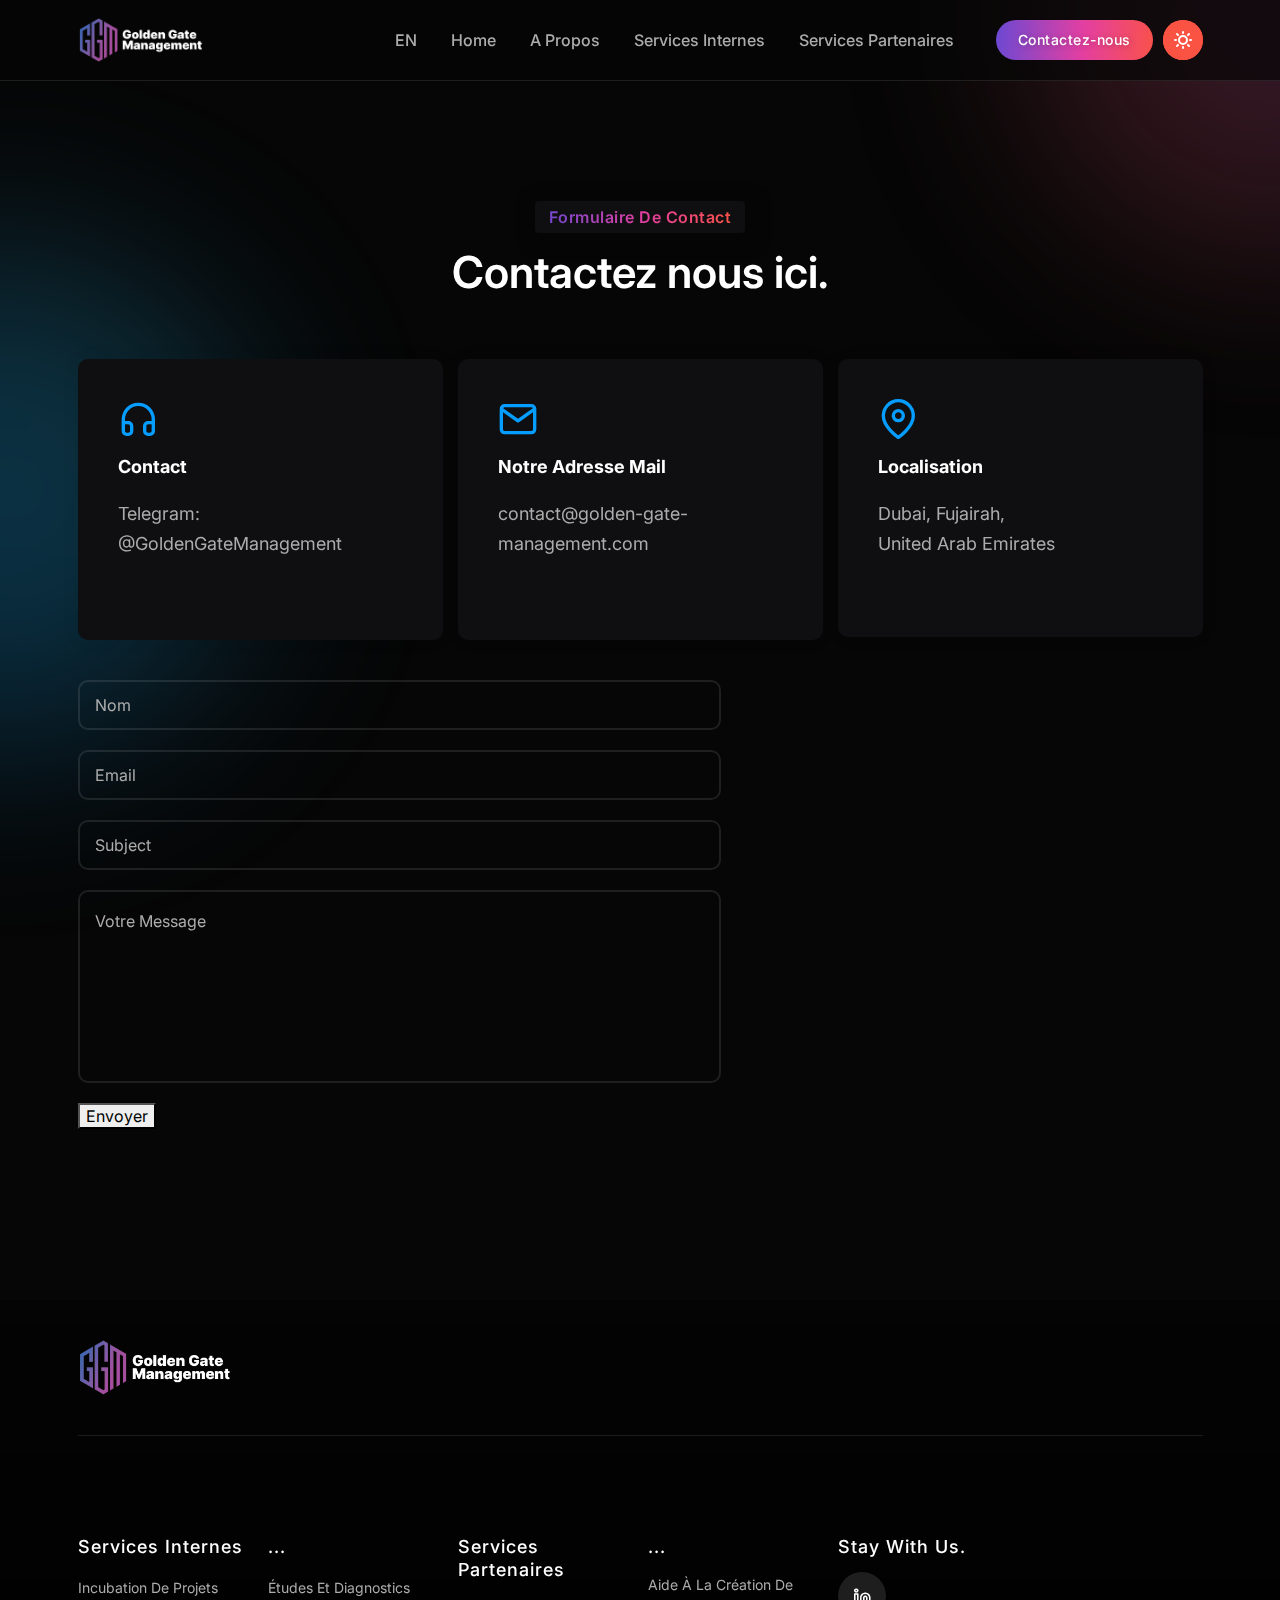
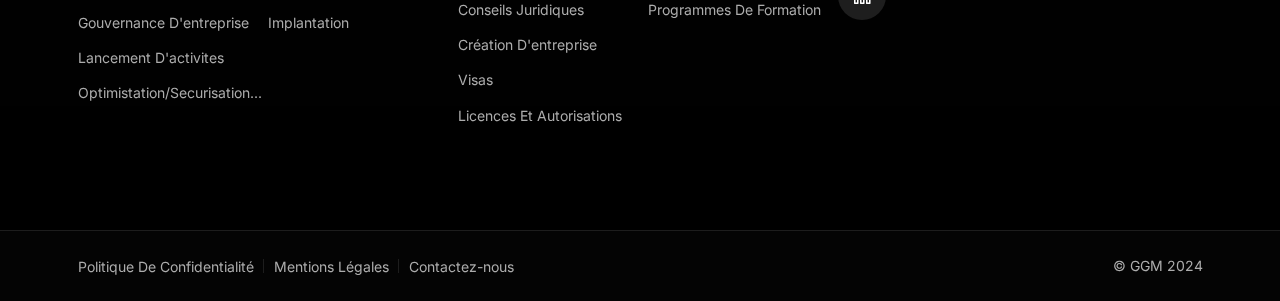
<file: contactfr.html>
<!DOCTYPE html>
<html lang="en">

<head>
    <meta charset="UTF-8">
    <meta name="viewport" content="width=device-width, initial-scale=1.0">
    <meta name="theme-style-mode" content="1"> <!-- 0 == light, 1 == dark -->

    <title>Golden Gate Management</title>
    <!-- Favicon -->
    <link rel="shortcut icon" type="image/x-icon" href="assets/images/favicon.png">
    <!-- CSS ============================================ -->
    <link rel="stylesheet" href="assets/css/vendor/bootstrap.min.css">
    <link rel="stylesheet" href="assets/css/plugins/animation.css">
    <link rel="stylesheet" href="assets/css/plugins/feature.css">
    <link rel="stylesheet" href="assets/css/plugins/magnify.min.css">
    <link rel="stylesheet" href="assets/css/plugins/slick.css">
    <link rel="stylesheet" href="assets/css/plugins/slick-theme.css">
    <link rel="stylesheet" href="assets/css/plugins/lightbox.css">
    <link rel="stylesheet" href="assets/css/style.css">
</head>


<body>
    <main class="page-wrapper">
       <!-- Start Header Area  -->
       <header class="rainbow-header header-default header-not-transparent header-sticky">
        <div class="container position-relative">
            <div class="row align-items-center row--0">
                <div class="col-lg-3 col-md-6 col-4">
                    <div class="logo">
                        <a href="indexfr.html">
                            <img class="logo-light" src="assets/images/logo/logo.png" alt="Corporate Logo">
                            <img class="logo-dark" src="assets/images/logo/logo-dark.png" alt="Corporate Logo">
                        </a>
                    </div>
                </div>
                <div class="col-lg-9 col-md-6 col-8 position-static">
                    <div class="header-right">

                        <nav class="mainmenu-nav d-none d-lg-block">
                            <ul class="mainmenu">
                                <li><a href="contact.html">EN</a></li>
                                <li class="with-megamenu has-menu-child-item position-relative"><a href="indexfr.html">Home</a>
                                </li>
                                <li><a href="aboutfr.html">A Propos</a></li>


                                <li class="has-droupdown has-menu-child-item"><a href="servicesfr.html">Services Internes</a>
                                    <ul class="submenu">
                                        <li><a href="servicesfr.html#a1">Incubation de Projets</a></li>
                                        <li><a href="servicesfr.html#e1">Études et diagnostics</a></li>
                                        <li><a href="servicesfr.html#c1">Lancement d'activites</a></li>
                                        <li><a href="servicesfr.html#f1">Implantation</a></li>
                                        <li><a href="servicesfr.html#b1">Gouvernance d'entreprise</a></li>
                                        <li><a href="servicesfr.html#d1">Optimistation/Securisation...</a></li>
                                    </ul>
                                </li>
                                <li class="has-droupdown has-menu-child-item"><a href="servicesextfr.html">Services Partenaires</a>
                                    <ul class="submenu">
                                        <li><a href="servicesextfr.html#f2">Levée de Fonds</a></li>
                                        <li><a href="servicesextfr.html#b2">Création d'entreprise</a></li>
                                        <li><a href="servicesextfr.html#a2">Conseils juridiques</a></li>
                                        <li><a href="servicesextfr.html#d2">Licences et autorisations</a></li>
                                        <li><a href="servicesextfr.html#e2">Aide à la Création de Programmes de Formation</a></li>
                                        <li><a href="servicesextfr.html#c2">Visas</a></li>
                                    </ul>
                                </li>
                            </ul>
                        </nav>

                        <!-- Start Header Btn  -->
                        <div class="header-btn">
                            <a class="btn-default btn-small round" href="contactfr.html">Contactez-nous</a>
                        </div>
                        <!-- End Header Btn  -->

                        <!-- Start Mobile-Menu-Bar -->
                        <div class="mobile-menu-bar ml--5 d-block d-lg-none">
                            <div class="hamberger">
                                <button class="hamberger-button">
                                    <i class="feather-menu"></i>
                                </button>
                            </div>
                        </div>
                        <!-- Start Mobile-Menu-Bar -->

                        <div id="my_switcher" class="my_switcher">
                            <ul>
                                <li>
                                    <a href="javascript: void(0);" data-theme="light" class="setColor light">
                                        <img class="sun-image" src="assets/images/icons/sun-01.svg" alt="Sun images">
                                    </a>
                                </li>
                                <li>
                                    <a href="javascript: void(0);" data-theme="dark" class="setColor dark">
                                        <img class="Victor Image" src="assets/images/icons/vector.svg" alt="Vector Images">
                                    </a>
                                </li>
                            </ul>
                        </div>

                    </div>
                </div>
            </div>
        </div>
    </header>
    <!-- End Header Area  -->
    <div class="popup-mobile-menu">
        <div class="inner">
            <div class="header-top">
                <div class="logo">
                    <a href="indexfr.html">
                        <img class="logo-light" src="assets/images/logo/logo.png" alt="Corporate Logo">
                        <img class="logo-dark" src="assets/images/logo/logo-dark.png" alt="Corporate Logo">
                    </a>
                </div>
                <div class="close-menu">
                    <button class="close-button">
                        <i class="feather-x"></i>
                    </button>
                </div>
            </div>
            <ul class="mainmenu">
                <li class=""><a href="indexfr.html">Home</a>

                </li>
                <li><a href="aboutfr.html">A Propos</a></li>

                <li class="has-droupdown has-menu-child-item"><a href="servicesfr.html">Services</a>
                    <ul class="submenu">
                        <li><a href="servicesfr.html#a1">Incubation de Projets</a></li>
                        <li><a href="servicesfr.html#b1">Gouvernance d'entreprise</a></li>
                        <li><a href="servicesfr.html#c1">Lancement d'activites</a></li>
                        <li><a href="servicesfr.html#d1">Optimistation/Securisation...</a></li>
                        <li><a href="servicesfr.html#e1">Études et diagnostics</a></li>
                        <li><a href="servicesfr.html#f1">Création et implantation</a></li>
                    </ul>
                </li>
                <li class="has-droupdown has-menu-child-item"><a href="servicesextfr.html">Services partenaires</a>
                    <ul class="submenu">
                            <li><a href="servicesextfr.html#f2">Levée de Fonds</a></li>
                            <li><a href="servicesextfr.html#a2">Conseils juridiques</a></li>
                            <li><a href="servicesextfr.html#b2">Création d'entreprise</a></li>
                            <li><a href="servicesextfr.html#c2">Aide à la Création de Programmes de Formation</a></li>
                            <li><a href="servicesextfr.html#d2">Visas</a></li>
                            <li><a href="servicesextfr.html#e2">Licences et autorisations</a></li>
                      </ul>  
                </li>
                <li><a href="contactfr.html">Contactez-nous</a></li>
                <li><a href="contact.html">EN</a></li>
                
        </div>
    </div>
    <!-- Start Theme Style  -->
    <div>
        <div class="rainbow-gradient-circle"></div>
        <div class="rainbow-gradient-circle theme-pink"></div>
    </div>
    <!-- End Theme Style  -->

        <!-- Start Contact Area  -->
        <div class="main-content">

            <div class="rainbow-contact-area rainbow-section-gap">
                <div class="container">
                    <div class="row">
                        <div class="col-lg-12 mb--40">
                            <div class="section-title text-center" data-sal="slide-up" data-sal-duration="700" data-sal-delay="100">
                                <h4 class="subtitle "><span class="theme-gradient">formulaire de contact</span></h4>
                                <h2 class="title w-600 mb--20">Contactez nous ici.</h2>
                            </div>
                        </div>
                    </div>
                    <div class="row row--15">
                        <div class="col-lg-12">
                            <div class="rainbow-contact-address mt_dec--30">
                                <div class="row">
                                    <div class="col-lg-4 col-md-6 col-12">
                                        <div class="rainbow-address">
                                            <div class="icon">
                                                <i class="feather-headphones"></i>
                                            </div>
                                            <div class="inner">
                                                <h4 class="title">Contact</h4>
                                                <p><a href="#">Telegram:</a></p>
                                                <p><a href="#">@GoldenGateManagement</a><br><br></p>
                                            </div>
                                        </div>
                                    </div>
                                    <div class="col-lg-4 col-md-6 col-12">
                                        <div class="rainbow-address">
                                            <div class="icon">
                                                <i class="feather-mail"></i>
                                            </div>
                                            <div class="inner">
                                                <h4 class="title">Notre Adresse Mail</h4>
                                                <p><a href="mailto:contact@golden-gate-management.com">contact@golden-gate-management.com</a></p>
                                                <p><br></a></p>
                                            </div>
                                        </div>
                                    </div>
                                    <div class="col-lg-4 col-md-6 col-12">
                                        <div class="rainbow-address">
                                            <div class="icon">
                                                <i class="feather-map-pin"></i>
                                            </div>
                                            <div class="inner">
                                                <h4 class="title">Localisation</h4>
                                                <p>Dubai, Fujairah,<br>United Arab Emirates</p><br>
                                            </div>
                                        </div>
                                    </div>
                                </div>
                            </div>
                        </div>
                    </div>

                    <div class="row mt--40 row--15">
                        <div class="col-lg-7">
                            <form action="https://api.web3forms.com/submit" method="POST" class="rainbow-dynamic-form" id="contact-form">
                                <input type="hidden" name="access_key" value="dca6cc9c-4652-4120-9642-2d6e2d52a41d">
                                <input type="hidden" name="apikey" value="dca6cc9c-4652-4120-9642-2d6e2d52a41d">
    
                                <div class="form-group">
                                    <input type="text" name="name" required placeholder="Nom">
                                </div>
    
                                <div class="form-group">
                                    <input type="email" name="email" required placeholder="Email">
                                </div>
        
                                <div class="form-group">
                                    <input type="text" id="subject" name="subject" placeholder="Subject">
                                </div>
        
                                <div class="form-group">
                                    <textarea name="message" required placeholder="Votre Message"></textarea>
                                </div>
                                <input type="hidden" name="redirect" value="https://web3forms.com/success">
                                <div class="form-group">
                                    <button type="submit">Envoyer</button>
                                </div>
                            </form>
                        </div>
                        <div class="col-lg-5 mt_md--30 mt_sm--30">
                            <div class="google-map-style-1">
                                <iframe src="https://www.google.com/maps/embed?pb=!1m18!1m12!1m3!1d231281.00130694237!2d55.0623367973843!3d25.075931080967084!2m3!1f0!2f0!3f0!3m2!1i1024!2i768!4f13.1!3m3!1m2!1s0x3e5f43496ad9c645%3A0xbde66e5084295162!2sDubai%20-%20United%20Arab%20Emirates!5e0!3m2!1sen!2sbd!4v1714403953116!5m2!1sen!2sbd" width="600" height="450" style="border:0;" allowfullscreen="" loading="lazy" referrerpolicy="no-referrer-when-downgrade"></iframe>
                            </div>
                        </div>
                    </div>
                </div>
            </div>

        </div>
        <!-- End Contact Area  -->

<!-- Start Footer Area  -->
                        <!-- Start Footer Area  -->
                        <footer class="rainbow-footer footer-style-default variation-two">
                            <div class="rainbow-callto-action clltoaction-style-default style-7">
                                <div class="container">
                                    <div class="row row--0 align-items-center content-wrapper">
                                        <div class="col-lg-8 col-md-8">
                                            <div class="inner">
                                                <div class="content text-left">
                                                    <div class="logo">
                                                        <a href="indexfr.html">
                                                            <img class="logo-light" src="assets/images/logo/logo.png" alt="Corporate Logo">
                                                            <img class="logo-dark" src="assets/images/logo/logo-dark.png" alt="Corporate Logo">
                                                        </a>
                                                    </div>
                                                </div>
                                            </div>
                                        </div>
                                        <div class="col-lg-4 col-md-4" data-sal="slide-up" data-sal-duration="400" data-sal-delay="150">
                                            <div class="call-to-btn text-left mt_sm--20 text-lg-right">
                                                <a class="btn-default" href="contactfr.html">Contactez-nous
                                                    <i class="feather-arrow-right"></i>
                                                </a>
                                            </div>
                                        </div>
                                    </div>
                                </div>
                            </div>
                            <div class="footer-top">
                                <div class="container">
                                    <div class="row">
                                        <div class="col-lg-2 col-md-6 col-sm-6 col-12">
                                            <div class="rainbow-footer-widget">
                                                <h4 class="title"><a href="servicesfr.html">Services Internes</a></h4>
                                                <div class="inner">
                                                    <ul class="footer-link link-hover">
                                                        <li><a href="servicesfr.html#a1">Incubation de Projets</a></li>
                                                        <li><a href="servicesfr.html#b1">Gouvernance d'entreprise</a></li>
                                                        <li><a href="servicesfr.html#c1">Lancement d'activites</a></li>
                                                        <li><a href="servicesfr.html#d1">Optimistation/Securisation...</a></li>
                                                        
                                                    </ul>
                                                </div>
                                            </div>
                                        </div>
                                        <div class="col-lg-2 col-md-6 col-sm-6 col-12">
                                            <div class="rainbow-footer-widget">
                                                <div class="widget-menu-top">
                                                    <h4 class="title">...</h4>
                                                    <div class="inner">
                                                        <ul class="footer-link link-hover">
                                                            <li><a href="servicesfr.html#e1">Études et diagnostics</a></li>
                                                            <li><a href="servicesfr.html#f1">Implantation</a></li>
                                                        </ul>
                                                    </div>
                                                </div>
                                            </div>
                                        </div>
                                        <div class="col-lg-2 col-md-6 col-sm-6 col-12">
                                            <div class="rainbow-footer-widget">
                                                <h4 class="title"><a href="servicesextfr.html">Services Partenaires</a></h4>
                                                <div class="inner">
                                                    <ul class="footer-link link-hover">
                                                        <li><a href="servicesextfr.html#a2">Conseils juridiques</a></li>
                                                        <li><a href="servicesextfr.html#b2">Création d'entreprise</a></li>
                                                        <li><a href="servicesextfr.html#c2">Visas</a></li>
                                                        <li><a href="servicesextfr.html#d2">Licences et autorisations</a></li>
                                                    </ul>
                                                </div>
                                            </div>
                                        </div>
                                        <div class="col-lg-2 col-md-6 col-sm-6 col-12">
                                            <div class="rainbow-footer-widget">
                                                <h4 class="title">...</h4>
                                                <div class="inner">
                                                    <ul class="footer-link link-hover">
                                                        <li><a href="servicesextfr.html#e2">Aide à la Création de Programmes de Formation</a></li>
                                                    </ul>
                                                </div>
                                            </div>
                                        </div>
                                        <div class="col-lg-4 col-md-6 col-sm-6 col-12">
                                            <div class="rainbow-footer-widget">
                                                <h4 class="title">Stay With Us.</h4>
                                                <div class="inner">
                                                    <ul class="social-icon social-default justify-content-start">
                                                        <li><a href="https://ae.linkedin.com/company/golden-gate-management">
                                                                <i class="feather-linkedin"></i>
                                                            </a>
                                                        </li>
                                                    </ul>
                                                </div>
                                            </div>
                                        </div>
                                    </div>
                                </div>
                            </div>
                        </footer>
                        <!-- End Footer Area  -->
        <!-- End Footer Area  -->
        <!-- Start Copy Right Area  -->
        <div class="copyright-area copyright-style-one">
            <div class="container">
                <div class="row align-items-center">
                    <div class="col-lg-6 col-md-8 col-sm-12 col-12">
                        <div class="copyright-left">
                            <ul class="ft-menu link-hover">
                                <li>
                                    <a href="privacy-policyfr.html">Politique De Confidentialité</a>
                                </li>
                                <li>
                                    <a href="privacy-policyfr.html">Mentions Légales</a>
                                </li>
                                <li>
                                    <a href="contactfr.html">Contactez-nous</a>
                                </li>
                            </ul>
                        </div>
                    </div>
                    <div class="col-lg-6 col-md-4 col-sm-12 col-12">
                        <div class="copyright-right text-center text-lg-end">
                            <p class="copyright-text">© GGM 2024</p>
                        </div>
                    </div>
                </div>
            </div>
        </div>
        <!-- End Copy Right Area  -->

    </main>




    <!-- All Scripts  -->
    <!-- Start Top To Bottom Area  -->
    <div class="rainbow-back-top">
        <i class="feather-arrow-up"></i>
    </div>
    <!-- End Top To Bottom Area  -->
    <!-- JS
============================================ -->
    <script src="assets/js/vendor/modernizr.min.js"></script>
    <script src="assets/js/vendor/jquery.min.js"></script>
    <script src="assets/js/vendor/bootstrap.min.js"></script>
    <script src="assets/js/vendor/popper.min.js"></script>
    <script src="assets/js/vendor/waypoint.min.js"></script>
    <script src="assets/js/vendor/wow.min.js"></script>
    <script src="assets/js/vendor/counterup.min.js"></script>
    <script src="assets/js/vendor/feather.min.js"></script>
    <script src="assets/js/vendor/sal.min.js"></script>
    <script src="assets/js/vendor/masonry.js"></script>
    <script src="assets/js/vendor/imageloaded.js"></script>
    <script src="assets/js/vendor/magnify.min.js"></script>
    <script src="assets/js/vendor/lightbox.js"></script>
    <script src="assets/js/vendor/slick.min.js"></script>
    <script src="assets/js/vendor/easypie.js"></script>
    <script src="assets/js/vendor/text-type.js"></script>
    <script src="assets/js/vendor/jquery.style.swicher.js"></script>
    <script src="assets/js/vendor/js.cookie.js"></script>
    <script src="assets/js/vendor/jquery-one-page-nav.js"></script>
    <!-- Main JS -->
    <script src="assets/js/main.js"></script>
</body>

</html>
</file>
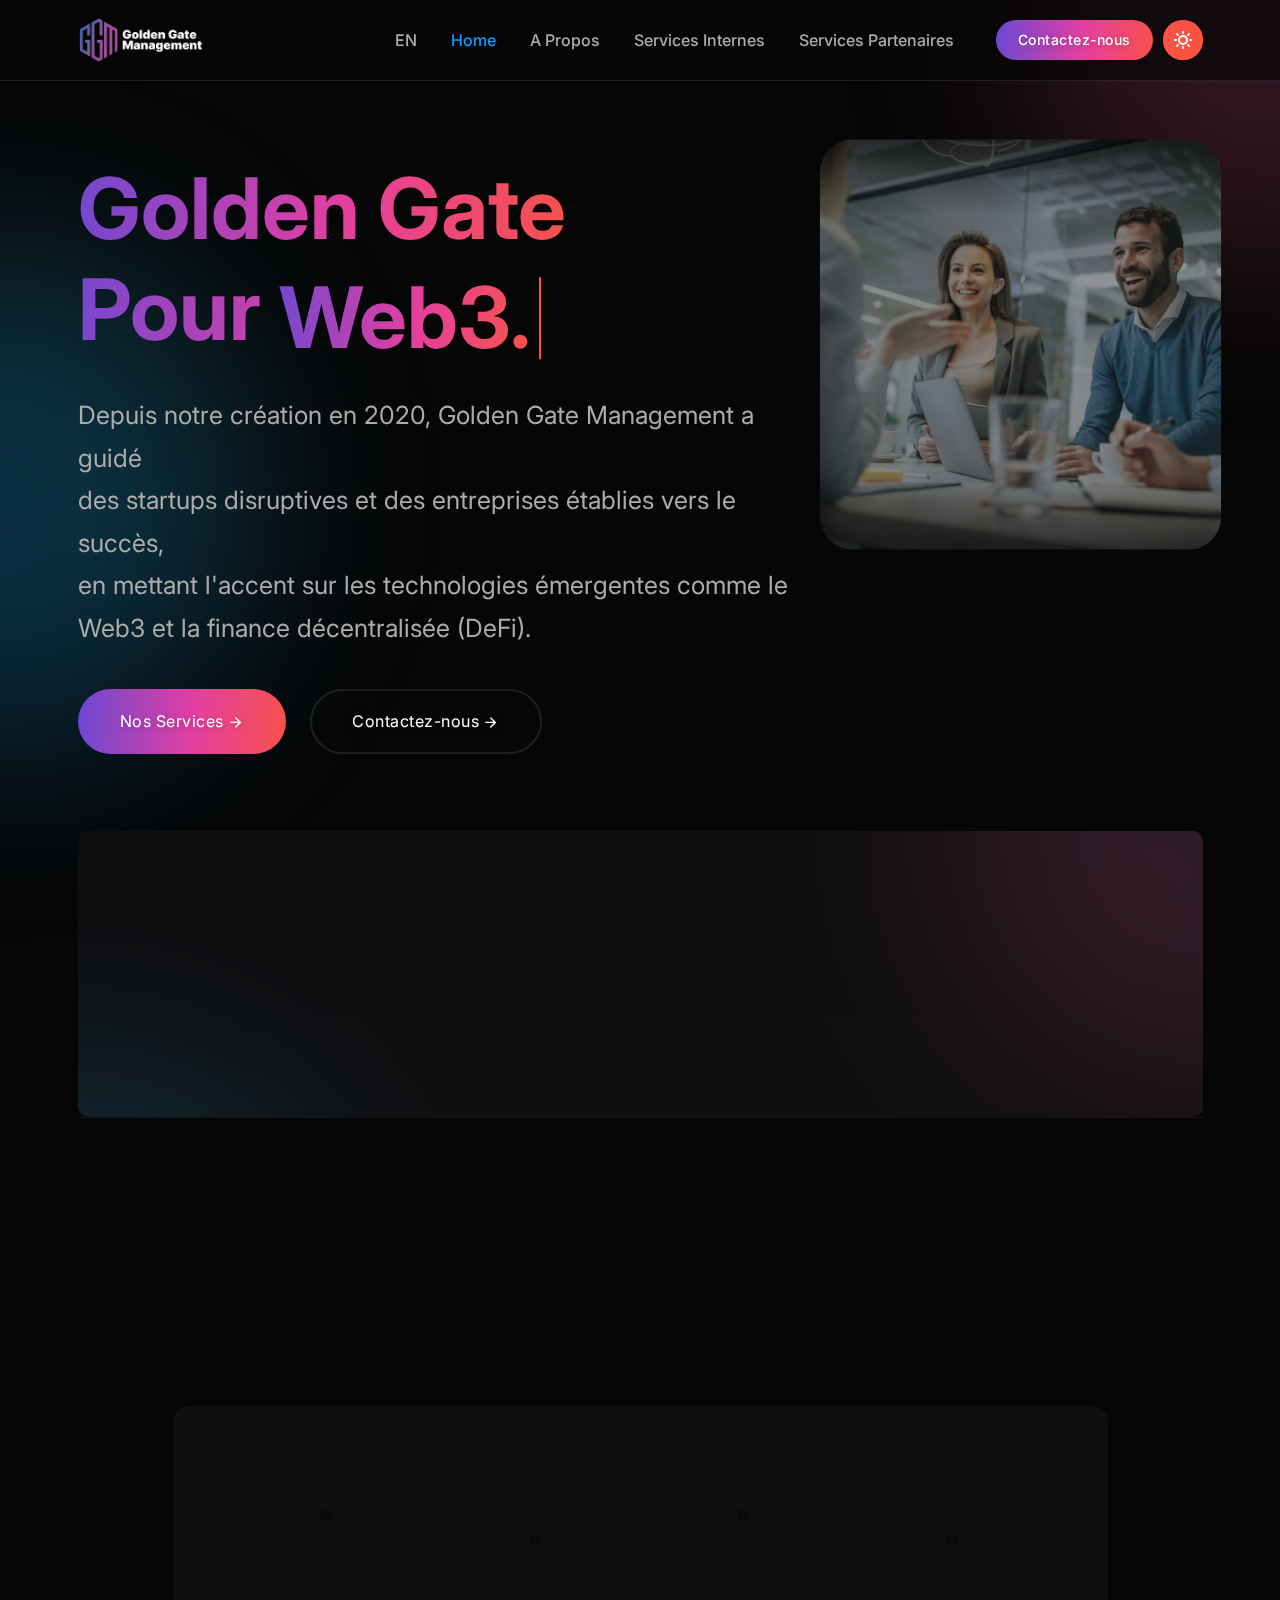
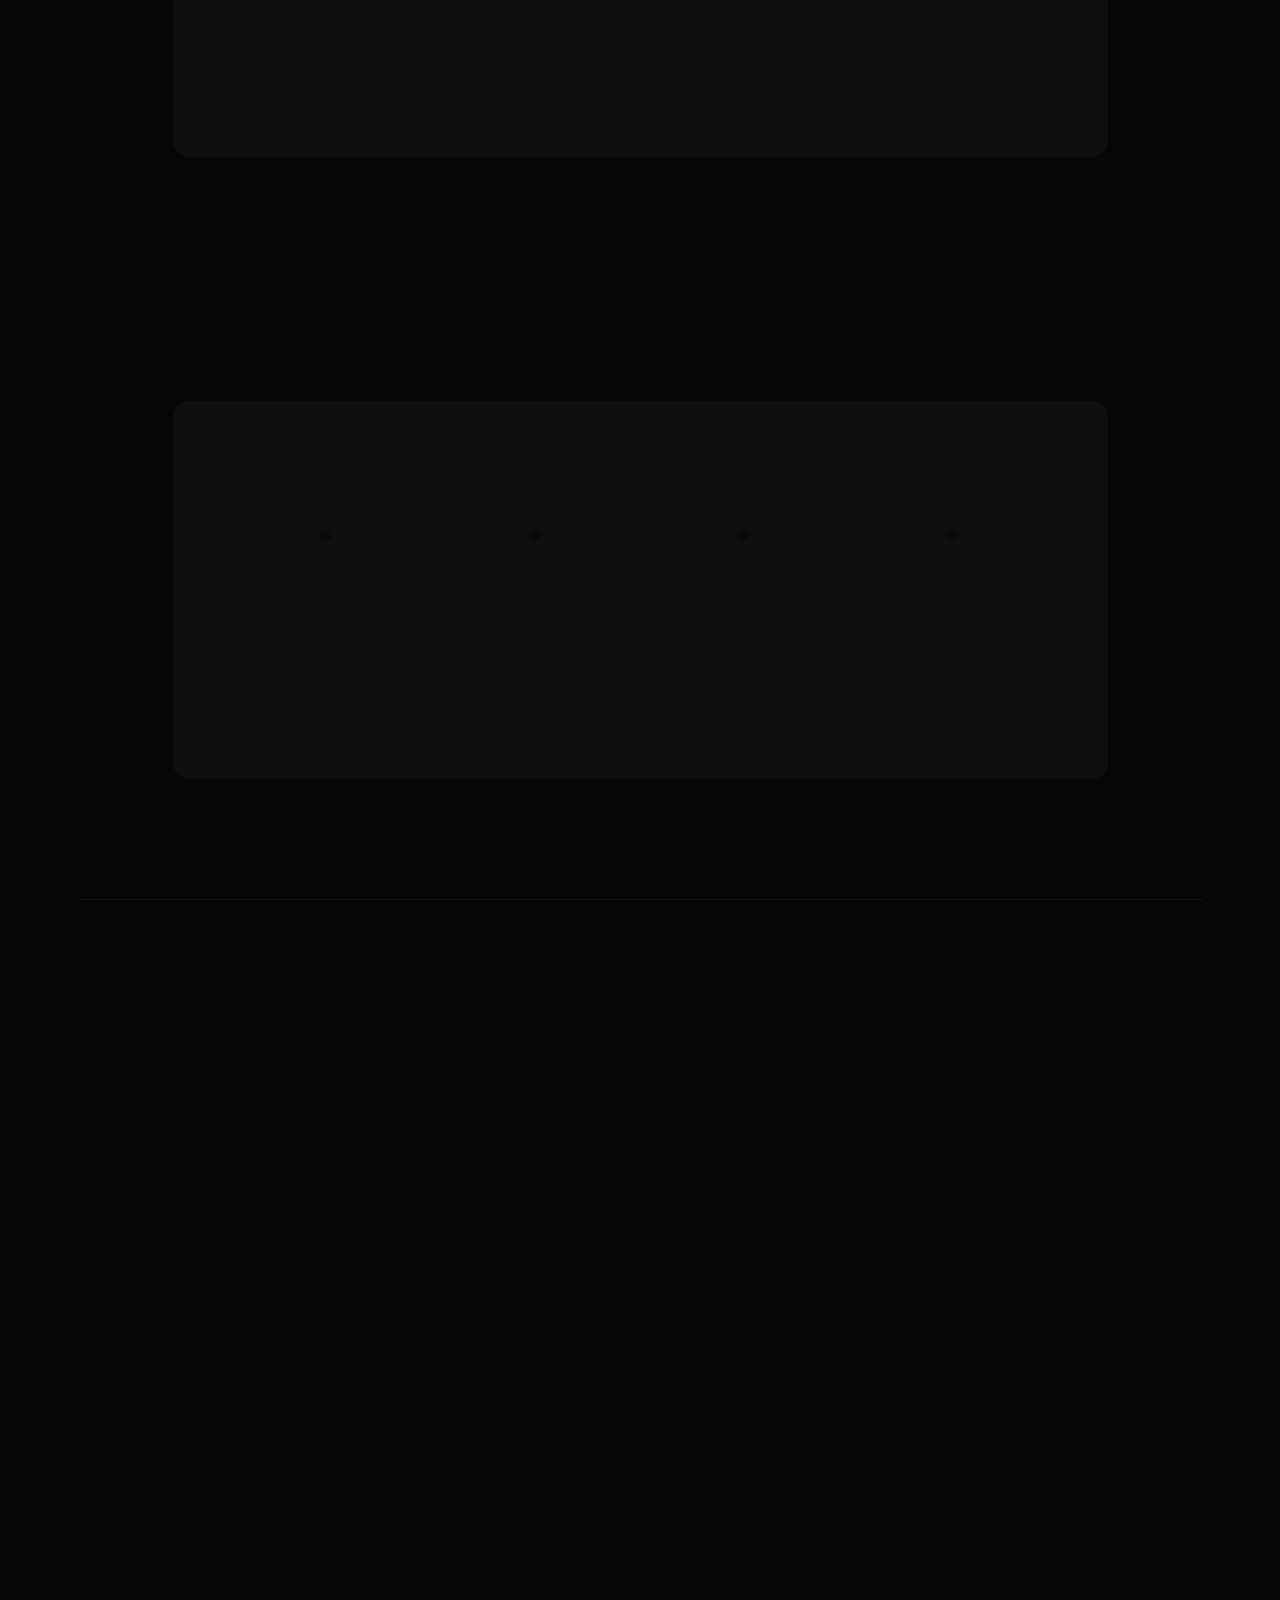
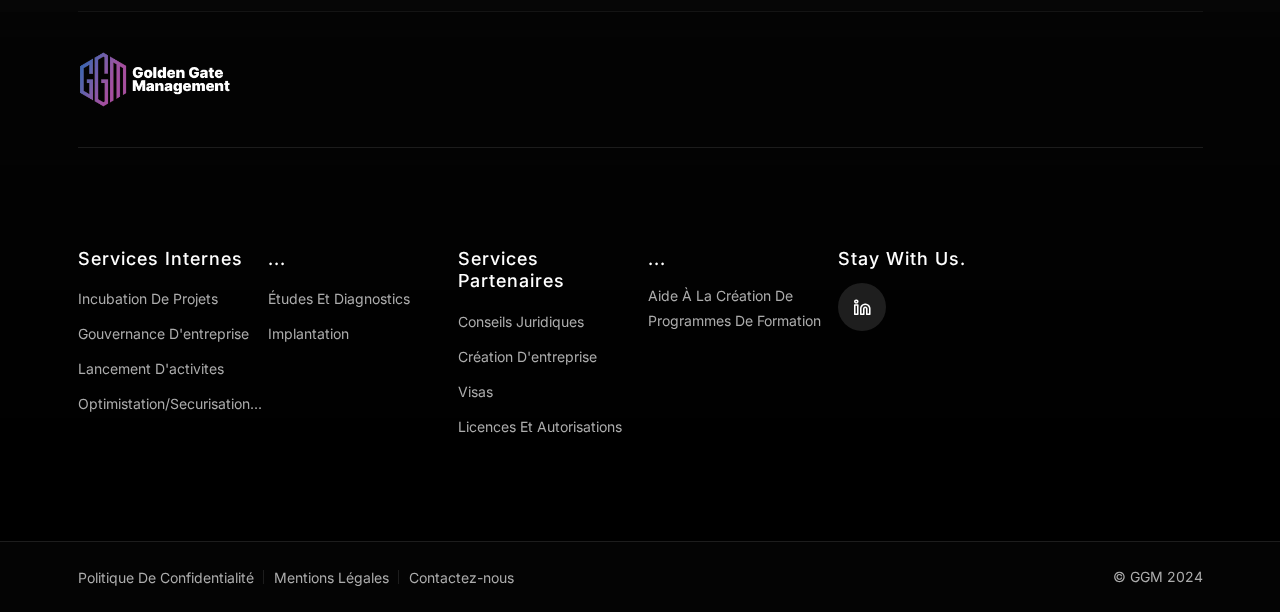
<file: indexfr.html>
<!DOCTYPE html>
<html lang="en">

<head>
    <meta charset="UTF-8">
    <meta name="viewport" content="width=device-width, initial-scale=1.0">
    <meta name="theme-style-mode" content="1"> <!-- 0 == light, 1 == dark -->

    <title>Golden Gate Management</title>
    <!-- Favicon -->
    <link rel="shortcut icon" type="image/x-icon" href="assets/images/favicon.png">
    <!-- CSS ============================================ -->
    <link rel="stylesheet" href="assets/css/vendor/bootstrap.min.css">
    <link rel="stylesheet" href="assets/css/plugins/animation.css">
    <link rel="stylesheet" href="assets/css/plugins/feature.css">
    <link rel="stylesheet" href="assets/css/plugins/magnify.min.css">
    <link rel="stylesheet" href="assets/css/plugins/slick.css">
    <link rel="stylesheet" href="assets/css/plugins/slick-theme.css">
    <link rel="stylesheet" href="assets/css/plugins/lightbox.css">
    <link rel="stylesheet" href="assets/css/style.css">
</head>


<body>
    <main class="page-wrapper">
       <!-- Start Header Area  -->
       <header class="rainbow-header header-default header-not-transparent header-sticky">
        <div class="container position-relative">
            <div class="row align-items-center row--0">
                <div class="col-lg-3 col-md-6 col-4">
                    <div class="logo">
                        <a href="indexfr.html">
                            <img class="logo-light" src="assets/images/logo/logo.png" alt="Corporate Logo">
                            <img class="logo-dark" src="assets/images/logo/logo-dark.png" alt="Corporate Logo">
                        </a>
                    </div>
                </div>
                <div class="col-lg-9 col-md-6 col-8 position-static">
                    <div class="header-right">

                        <nav class="mainmenu-nav d-none d-lg-block">
                            <ul class="mainmenu">
                                <li><a href="index.html">EN</a></li>
                                <li class="with-megamenu has-menu-child-item position-relative"><a href="indexfr.html">Home</a>
                                </li>
                                <li><a href="aboutfr.html">A Propos</a></li>


                                <li class="has-droupdown has-menu-child-item"><a href="servicesfr.html">Services Internes</a>
                                    <ul class="submenu">
                                        <li><a href="servicesfr.html#a1">Incubation de Projets</a></li>
                                        <li><a href="servicesfr.html#e1">Études et diagnostics</a></li>
                                        <li><a href="servicesfr.html#c1">Lancement d'activites</a></li>
                                        <li><a href="servicesfr.html#f1">Implantation</a></li>
                                        <li><a href="servicesfr.html#b1">Gouvernance d'entreprise</a></li>
                                        <li><a href="servicesfr.html#d1">Optimistation/Securisation...</a></li>
                                    </ul>
                                </li>
                                <li class="has-droupdown has-menu-child-item"><a href="servicesextfr.html">Services Partenaires</a>
                                    <ul class="submenu">
                                        <li><a href="servicesextfr.html#f2">Levée de Fonds</a></li>
                                        <li><a href="servicesextfr.html#b2">Création d'entreprise</a></li>
                                        <li><a href="servicesextfr.html#a2">Conseils juridiques</a></li>
                                        <li><a href="servicesextfr.html#d2">Licences et autorisations</a></li>
                                        <li><a href="servicesextfr.html#e2">Aide à la Création de Programmes de Formation</a></li>
                                        <li><a href="servicesextfr.html#c2">Visas</a></li>
                                    </ul>
                                </li>
                            </ul>
                        </nav>

                        <!-- Start Header Btn  -->
                        <div class="header-btn">
                            <a class="btn-default btn-small round" href="contactfr.html">Contactez-nous</a>
                        </div>
                        <!-- End Header Btn  -->

                        <!-- Start Mobile-Menu-Bar -->
                        <div class="mobile-menu-bar ml--5 d-block d-lg-none">
                            <div class="hamberger">
                                <button class="hamberger-button">
                                    <i class="feather-menu"></i>
                                </button>
                            </div>
                        </div>
                        <!-- Start Mobile-Menu-Bar -->

                        <div id="my_switcher" class="my_switcher">
                            <ul>
                                <li>
                                    <a href="javascript: void(0);" data-theme="light" class="setColor light">
                                        <img class="sun-image" src="assets/images/icons/sun-01.svg" alt="Sun images">
                                    </a>
                                </li>
                                <li>
                                    <a href="javascript: void(0);" data-theme="dark" class="setColor dark">
                                        <img class="Victor Image" src="assets/images/icons/vector.svg" alt="Vector Images">
                                    </a>
                                </li>
                            </ul>
                        </div>

                    </div>
                </div>
            </div>
        </div>
    </header>
    <!-- End Header Area  -->
    <div class="popup-mobile-menu">
        <div class="inner">
            <div class="header-top">
                <div class="logo">
                    <a href="indexfr.html">
                        <img class="logo-light" src="assets/images/logo/logo.png" alt="Corporate Logo">
                        <img class="logo-dark" src="assets/images/logo/logo-dark.png" alt="Corporate Logo">
                    </a>
                </div>
                <div class="close-menu">
                    <button class="close-button">
                        <i class="feather-x"></i>
                    </button>
                </div>
            </div>
            <ul class="mainmenu">
                <li class=""><a href="indexfr.html">Home</a>

                </li>
                <li><a href="about.html">A Propos</a></li>

                <li class="has-droupdown has-menu-child-item"><a href="servicesfr.html">Services</a>
                    <ul class="submenu">
                        <li><a href="servicesfr.html#a1">Incubation de Projets</a></li>
                        <li><a href="servicesfr.html#b1">Gouvernance d'entreprise</a></li>
                        <li><a href="servicesfr.html#c1">Lancement d'activites</a></li>
                        <li><a href="servicesfr.html#d1">Optimistation/Securisation...</a></li>
                        <li><a href="servicesfr.html#e1">Études et diagnostics</a></li>
                        <li><a href="servicesfr.html#f1">Création et implantation</a></li>
                    </ul>
                </li>
                <li class="has-droupdown has-menu-child-item"><a href="servicesextfr.html">Services partenaires</a>
                    <ul class="submenu">
                            <li><a href="servicesextfr.html#f2">Levée de Fonds</a></li>
                            <li><a href="servicesextfr.html#a2">Conseils juridiques</a></li>
                            <li><a href="servicesextfr.html#b2">Création d'entreprise</a></li>
                            <li><a href="servicesextfr.html#c2">Aide à la Création de Programmes de Formation</a></li>
                            <li><a href="servicesextfr.html#d2">Visas</a></li>
                            <li><a href="servicesextfr.html#e2">Licences et autorisations</a></li>
                      </ul>  
                </li>
                <li><a href="contactfr.html">Contactez-nous</a></li>
                <li><a href="index.html">EN</a></li>
                
        </div>
    </div>
    <!-- Start Theme Style  -->
    <div>
        <div class="rainbow-gradient-circle"></div>
        <div class="rainbow-gradient-circle theme-pink"></div>
    </div>
    <!-- End Theme Style  -->


        <!-- Start Slider Area  -->
        <div class="slider-area slider-style-1 bg-transparent variation-2 height-750">
            <div class="container">
                <div class="row">
                    <div class="col-lg-8 order-2 order-lg-1 mt_md--40 mt_sm--40">
                        <div class="inner text-left">
                            <h1 class="title theme-gradient display-two">Golden Gate <br> Pour
                                <span class="header-caption">
                                    <span class="cd-headline clip is-full-width">
                                        <span class="cd-words-wrapper">
                                            <b class="is-visible theme-gradient">Web3.</b>
                                            <b class="is-hidden theme-gradient">DeFi.</b>
                                            <b class="is-hidden theme-gradient">Startup.</b>
                                        </span>
                                </span>
                                </span>
                            </h1>
                            <p class="description">Depuis notre création en 2020, Golden Gate Management a guidé<br> des startups disruptives 
                                et des entreprises établies vers le succès,<br> en mettant l'accent sur les technologies 
                                émergentes comme le<br> Web3 et la finance décentralisée (DeFi).</p>
                            <div class="button-group">
                                <a class="btn-default btn-medium round btn-icon" href="servicesfr.html">Nos Services<i class="icon feather-arrow-right"></i></a>
                                <a class="btn-default btn-medium btn-border round btn-icon" href="contactfr.html">Contactez-nous<i
                                        class="icon feather-arrow-right"></i></a>
                            </div>
                        </div>
                    </div>
                    <div class="col-lg-4 order-1 order-lg-2">
                        <div class="thumbnail">
                            <img src="assets/images/bg1.png" style="border-radius: 30px;" alt="Banner Image">
                        </div>
                    </div>
                </div>
            </div>
        </div>
        <!-- End Slider Area  -->
         <!-- Start Call To Action  -->
         <div class="rainbow-callto-action-area">
            <div class="wrapper">
                <div class="rainbow-callto-action clltoaction-style-default style-5">
                    <div class="container">
                        <div class="row row--0 align-items-center content-wrapper theme-shape">
                            <div class="col-lg-12">
                                <div class="inner">
                                    <div class="content text-center" data-sal="slide-up" data-sal-duration="700">
                                        <h2 class="title">Découvrez comment nous pouvons vous aider</h2>
                                        <h6 class="subtitle"></h6>
                                        <div class="call-to-btn text-center">
                                            <a class="btn-default btn-icon" href="servicesfr.html">Consultez nos services <i
                                                    class="icon feather-arrow-right"></i>
                                            </a>
                                        </div>
                                    </div>
                                </div>
                            </div>
                        </div>
                    </div>
                </div>
            </div>
        </div>
        <!-- End Call To Action  -->
        
        <!-- Start Seperator Area  -->
        <div class="rbt-separator-mid">
            <div class="container">
                <hr class="rbt-separator m-0">
            </div>
        </div>
        <!-- End Seperator Area  -->

                    <!-- Start Timeline-Style-Three  -->
                    <div class="rainbow-timeline-area rainbow-section-gap">
                        <div class="container">
                            <div class="row">
                                <div class="col-lg-12">
                                    <div class="section-title text-center" data-sal="slide-up" data-sal-duration="700" data-sal-delay="100">
                                        <h4 class="subtitle "><span class="theme-gradient">Timeline</span></h4>
                                        <h2 class="title w-600 mb--20">Typologie A de process d'interventions</h2>
                                    </div>
                                </div>
                            </div>
                            <div class="row">
                                <div class="col-lg-10 offset-lg-1 mt--50">
                                    <div class="timeline-style-two bg-color-blackest">
                                        <div class="row row--0">
                                            <div class="col-lg-3 col-md-3 rainbow-timeline-single ">
                                                <div class="rainbow-timeline">
                                                    <h6 class="title" data-sal="slide-up" data-sal-duration="700" data-sal-delay="200">Incubation</h6>
                                                    <div class="progress-line">
                                                        <div class="line-inner"></div>
                                                    </div>
                                                    <div class="progress-dot">
                                                        <div class="dot-level">
                                                            <div class="dot-inner"></div>
                                                        </div>
                                                    </div>
                                                    <p class="description" data-sal="slide-up" data-sal-duration="700" data-sal-delay="300">Pouvoir s'appuyer sur une organisation administrative pour developper ses idees.</p>
                                                </div>
                                            </div>
                                            <div class="col-lg-3 col-md-3 rainbow-timeline-single ">
                                                <div class="rainbow-timeline">
                                                    <h6 class="title" data-sal="slide-up" data-sal-duration="700" data-sal-delay="200">Etudes et diagnostiques</h6>
                                                    <div class="progress-line">
                                                        <div class="line-inner"></div>
                                                    </div>
                                                    <div class="progress-dot">
                                                        <div class="dot-level">
                                                            <div class="dot-inner"></div>
                                                        </div>
                                                    </div>
                                                    <p class="description" data-sal="slide-up" data-sal-duration="700" data-sal-delay="300">Eprouver, comparer et faconner les idees, les projets. Processus de mise en adequation.</p>
                                                </div>
                                            </div>
                                            <div class="col-lg-3 col-md-3 rainbow-timeline-single ">
                                                <div class="rainbow-timeline">
                                                    <h6 class="title" data-sal="slide-up" data-sal-duration="700" data-sal-delay="200">Lancement d'activité</h6>
                                                    <div class="progress-line">
                                                        <div class="line-inner"></div>
                                                    </div>
                                                    <div class="progress-dot">
                                                        <div class="dot-level">
                                                            <div class="dot-inner"></div>
                                                        </div>
                                                    </div>
                                                    <p class="description" data-sal="slide-up" data-sal-duration="700" data-sal-delay="300">Lancer un proof of concept, demarcher les premiers clients. Tester le positionnement.</p>
                                                </div>
                                            </div>
                                            <div class="col-lg-3 col-md-3 rainbow-timeline-single ">
                                                <div class="rainbow-timeline">
                                                    <h6 class="title" data-sal="slide-up" data-sal-duration="700" data-sal-delay="200">Creation et implantation</h6>
                                                    <div class="progress-line">
                                                        <div class="line-inner"></div>
                                                    </div>
                                                    <div class="progress-dot">
                                                        <div class="dot-level">
                                                            <div class="dot-inner"></div>
                                                        </div>
                                                    </div>
                                                    <p class="description" data-sal="slide-up" data-sal-duration="700" data-sal-delay="300">Organisation du transfert de l'activite vers une entite juridique autonome et des process metier.
                                                    </p>
                                                </div>
                                            </div>
                                        </div>
                                    </div>
                                </div>
                            </div>
                        </div>
                    </div>
                    <!-- End Timeline-Style-Three  -->
        
                

         <!-- Start Timeline-Style-Three  -->
         <div style="padding-top: 0px!important;" class="rainbow-timeline-area rainbow-section-gap">
            <div class="container">
                <div class="row">
                    <div class="col-lg-12">
                        <div class="section-title text-center" data-sal="slide-up" data-sal-duration="700" data-sal-delay="100">
                            <h2 class="title w-600 mb--20">Typologie B de process d'interventions</h2>
                        </div>
                    </div>
                </div>
                <div class="row">
                    <div class="col-lg-10 offset-lg-1 mt--50">
                        <div class="timeline-style-two bg-color-blackest">
                            <div class="row row--0">
                                <div class="col-lg-3 col-md-3 rainbow-timeline-single ">
                                    <div class="rainbow-timeline">
                                        <h6 class="title" data-sal="slide-up" data-sal-duration="700" data-sal-delay="200">Gouvernance d'entreprise</h6>
                                        <div class="progress-line">
                                            <div class="line-inner"></div>
                                        </div>
                                        <div class="progress-dot">
                                            <div class="dot-level">
                                                <div class="dot-inner"></div>
                                            </div>
                                        </div>
                                        <p class="description" data-sal="slide-up" data-sal-duration="700" data-sal-delay="300">Process de gestion et de decisions. Recrutements des collaborateurs. Mecanismes juridiques.</p>
                                    </div>
                                </div>
                                <div class="col-lg-3 col-md-3 rainbow-timeline-single ">
                                    <div class="rainbow-timeline">
                                        <h6 class="title" data-sal="slide-up" data-sal-duration="700" data-sal-delay="200">Developpement et organisation</h6>
                                        <div class="progress-line">
                                            <div class="line-inner"></div>
                                        </div>
                                        <div class="progress-dot">
                                            <div class="dot-level">
                                                <div class="dot-inner"></div>
                                            </div>
                                        </div>
                                        <p class="description" data-sal="slide-up" data-sal-duration="700" data-sal-delay="300">Cahiers des charges des developpements techniques et logiciels. Organisation du developpement commercial.</p>
                                    </div>
                                </div>
                                <div class="col-lg-3 col-md-3 rainbow-timeline-single ">
                                    <div class="rainbow-timeline">
                                        <h6 class="title" data-sal="slide-up" data-sal-duration="700" data-sal-delay="200">Optimistation et securisation</h6>
                                        <div class="progress-line">
                                            <div class="line-inner"></div>
                                        </div>
                                        <div class="progress-dot">
                                            <div class="dot-level">
                                                <div class="dot-inner"></div>
                                            </div>
                                        </div>
                                        <p class="description" data-sal="slide-up" data-sal-duration="700" data-sal-delay="300">Verification de la structure des couts et des marges. Securisation des bases de donnees.</p>
                                    </div>
                                </div>
                                <div class="col-lg-3 col-md-3 rainbow-timeline-single ">
                                    <div class="rainbow-timeline">
                                        <h6 class="title" data-sal="slide-up" data-sal-duration="700" data-sal-delay="200"><br>Suivi et opportunités</h6>
                                        <div class="progress-line">
                                            <div class="line-inner"></div>
                                        </div>
                                        <div class="progress-dot">
                                            <div class="dot-level">
                                                <div class="dot-inner"></div>
                                            </div>
                                        </div>
                                        <p class="description" data-sal="slide-up" data-sal-duration="700" data-sal-delay="300">Mise en place de curseur de reporting et de gestion d'anomalies. Veille du marche et de la concurrence.
                                        </p>
                                    </div>
                                </div>
                            </div>
                        </div>
                    </div>
                </div>
            </div>
        </div>
        <!-- End Timeline-Style-Three  -->

                <!-- Start Seperator Area  -->
                <div class="rbt-separator-mid">
                    <div class="container">
                        <hr class="rbt-separator m-0">
                    </div>
                </div>
                <!-- End Seperator Area  -->

                

         <!-- Start Company Mission Area  -->
         <div class="rainbow-company-mission-are rainbow-section-gap">
            <div class="container">
                <div class="row row--30">
                    <div class="col-lg-6">
                        <div class="mission-title" data-sal="slide-up" data-sal-duration="800">
                            <h2 class="title">Nos services d'incubation<br>
                                <span class="header-caption">
                                    <span class="cd-headline clip is-full-width">
                                        <span class="cd-words-wrapper">
                                            <b class="is-visible theme-gradient">Optimisations.</b>
                                            <b class="is-hidden theme-gradient">Lancement d'activités.</b>
                                            <b class="is-hidden theme-gradient">Gouvernance d'entreprise.</b>
                                            <b class="is-hidden theme-gradient">Et bien plus.</b>
                                        </span>
                                </span>
                                </span>
                            </h2>
                            <p>Découvrez nos services exclusifs, conçus pour chaque étape de votre parcours 
                                entrepreneurial : de l'incubation de votre idée pour réduire vos risques et vos dépenses à la 
                                création structurée de l’entreprise après validation des points clés. Nos solutions 
                                personnalisées s'adaptent à vos besoins spécifiques pour maximiser votre impact sur le 
                                marché ciblé.</p>
                            <div class="read-more-btn mt--50"><a class="btn-default btn-icon" href="servicesfr.html">En savoir plus <i
                                        class="icon feather-arrow-right"></i></a></div>
                        </div>
                    </div>
                    <div class="col-lg-6 mt_md--30 mt_sm--30">
                        <div class="rainbow-accordion-style accordion" data-sal="slide-up" data-sal-duration="800">
                            <div class="accordion" id="accordionExamplea">
                                <div class="accordion-item card">
                                    <h2 class="accordion-header card-header" id="headingOne">
                                        <button class="accordion-button" type="button" data-bs-toggle="collapse" data-bs-target="#collapseOne" aria-expanded="true" aria-controls="collapseOne">
                                            Optimisation de modèles d'affaires
                                        </button>
                                    </h2>
                                    <div id="collapseOne" class="accordion-collapse collapse show" aria-labelledby="headingOne" data-bs-parent="#accordionExamplea">
                                        <div class="accordion-body card-body">
                                            Nous analysons et améliorons votre modèle d'affaires pour valider la faisabilité et maximiser l'efficacité opérationnelle et la rentabilité, tout en identifiant de nouvelles opportunités de croissance.
                                        </div>
                                    </div>
                                </div>

                                <div class="accordion-item card">
                                    <h2 class="accordion-header card-header" id="headingTwo">
                                        <button class="accordion-button collapsed" type="button" data-bs-toggle="collapse" data-bs-target="#collapseTwo" aria-expanded="false" aria-controls="collapseTwo">
                                            Lancement d'activités
                                        </button>
                                    </h2>
                                    <div id="collapseTwo" class="accordion-collapse collapse" aria-labelledby="headingTwo" data-bs-parent="#accordionExamplea">
                                        <div class="accordion-body card-body">
                                            De l'idéation à la mise en œuvre, nous vous accompagnons dans le lancement réussi de votre entreprise, en fournissant un soutien stratégique et opérationnel à chaque étape du processus.
                                        </div>
                                    </div>
                                </div>

                                <div class="accordion-item card">
                                    <h2 class="accordion-header card-header" id="headingThree">
                                        <button class="accordion-button collapsed" type="button" data-bs-toggle="collapse" data-bs-target="#collapseThree" aria-expanded="false" aria-controls="collapseThree">
                                            Gouvernance d'entreprise
                                        </button>
                                    </h2>
                                    <div id="collapseThree" class="accordion-collapse collapse" aria-labelledby="headingThree" data-bs-parent="#accordionExamplea">
                                        <div class="accordion-body card-body">
                                            Nous aidons à établir des structures de gouvernance solides, garantissant une prise de décision efficace et une conformité réglementaire, tout en favorisant la transparence et la responsabilité organisationnelle.
                                        </div>
                                    </div>
                                </div>

                                <div class="accordion-item card">
                                    <h2 class="accordion-header card-header" id="headingFour">
                                        <button class="accordion-button collapsed" type="button" data-bs-toggle="collapse" data-bs-target="#collapseFour" aria-expanded="false" aria-controls="collapseFour">
                                            Services exclusifs adaptés
                                        </button>
                                    </h2>
                                    <div id="collapseFour" class="accordion-collapse collapse" aria-labelledby="headingFour" data-bs-parent="#accordionExamplea">
                                        <div class="accordion-body card-body">
                                            Nous offrons un accompagnement complet, de l'incubation initiale à la création structurée de l'entreprise, en mettant l'accent sur la réduction des risques et des coûts, tout en maximisant l'impact sur le marché visé.
                                        </div>
                                    </div>
                                </div>

                            </div>
                        </div>
                    </div>
                </div>
            </div>
        </div>
        <!-- End Company Mission Area  -->
       
        <!-- Start Seperator Area  -->
        <div class="rbt-separator-mid">
            <div class="container">
                <hr class="rbt-separator m-0">
            </div>
        </div>
        <!-- End Seperator Area  -->




        <!-- Start Footer Area  -->
                        <!-- Start Footer Area  -->
                        <footer class="rainbow-footer footer-style-default variation-two">
                            <div class="rainbow-callto-action clltoaction-style-default style-7">
                                <div class="container">
                                    <div class="row row--0 align-items-center content-wrapper">
                                        <div class="col-lg-8 col-md-8">
                                            <div class="inner">
                                                <div class="content text-left">
                                                    <div class="logo">
                                                        <a href="indexfr.html">
                                                            <img class="logo-light" src="assets/images/logo/logo.png" alt="Corporate Logo">
                                                            <img class="logo-dark" src="assets/images/logo/logo-dark.png" alt="Corporate Logo">
                                                        </a>
                                                    </div>
                                                </div>
                                            </div>
                                        </div>
                                        <div class="col-lg-4 col-md-4" data-sal="slide-up" data-sal-duration="400" data-sal-delay="150">
                                            <div class="call-to-btn text-left mt_sm--20 text-lg-right">
                                                <a class="btn-default" href="contactfr.html">Contactez-nous
                                                    <i class="feather-arrow-right"></i>
                                                </a>
                                            </div>
                                        </div>
                                    </div>
                                </div>
                            </div>
                            <div class="footer-top">
                                <div class="container">
                                    <div class="row">
                                        <div class="col-lg-2 col-md-6 col-sm-6 col-12">
                                            <div class="rainbow-footer-widget">
                                                <h4 class="title"><a href="servicesfr.html">Services Internes</a></h4>
                                                <div class="inner">
                                                    <ul class="footer-link link-hover">
                                                        <li><a href="servicesfr.html#a1">Incubation de Projets</a></li>
                                                        <li><a href="servicesfr.html#b1">Gouvernance d'entreprise</a></li>
                                                        <li><a href="servicesfr.html#c1">Lancement d'activites</a></li>
                                                        <li><a href="servicesfr.html#d1">Optimistation/Securisation...</a></li>
                                                        
                                                    </ul>
                                                </div>
                                            </div>
                                        </div>
                                        <div class="col-lg-2 col-md-6 col-sm-6 col-12">
                                            <div class="rainbow-footer-widget">
                                                <div class="widget-menu-top">
                                                    <h4 class="title">...</h4>
                                                    <div class="inner">
                                                        <ul class="footer-link link-hover">
                                                            <li><a href="servicesfr.html#e1">Études et diagnostics</a></li>
                                                            <li><a href="servicesfr.html#f1">Implantation</a></li>
                                                        </ul>
                                                    </div>
                                                </div>
                                            </div>
                                        </div>
                                        <div class="col-lg-2 col-md-6 col-sm-6 col-12">
                                            <div class="rainbow-footer-widget">
                                                <h4 class="title"><a href="servicesextfr.html">Services Partenaires</a></h4>
                                                <div class="inner">
                                                    <ul class="footer-link link-hover">
                                                        <li><a href="servicesextfr.html#a2">Conseils juridiques</a></li>
                                                        <li><a href="servicesextfr.html#b2">Création d'entreprise</a></li>
                                                        <li><a href="servicesextfr.html#c2">Visas</a></li>
                                                        <li><a href="servicesextfr.html#d2">Licences et autorisations</a></li>
                                                    </ul>
                                                </div>
                                            </div>
                                        </div>
                                        <div class="col-lg-2 col-md-6 col-sm-6 col-12">
                                            <div class="rainbow-footer-widget">
                                                <h4 class="title">...</h4>
                                                <div class="inner">
                                                    <ul class="footer-link link-hover">
                                                        <li><a href="servicesextfr.html#e2">Aide à la Création de Programmes de Formation</a></li>
                                                    </ul>
                                                </div>
                                            </div>
                                        </div>
                                        <div class="col-lg-4 col-md-6 col-sm-6 col-12">
                                            <div class="rainbow-footer-widget">
                                                <h4 class="title">Stay With Us.</h4>
                                                <div class="inner">
                                                    <ul class="social-icon social-default justify-content-start">
                                                        <li><a href="https://ae.linkedin.com/company/golden-gate-management">
                                                                <i class="feather-linkedin"></i>
                                                            </a>
                                                        </li>
                                                    </ul>
                                                </div>
                                            </div>
                                        </div>
                                    </div>
                                </div>
                            </div>
                        </footer>
                        <!-- End Footer Area  -->
        <!-- End Footer Area  -->
        <!-- Start Copy Right Area  -->
        <div class="copyright-area copyright-style-one">
            <div class="container">
                <div class="row align-items-center">
                    <div class="col-lg-6 col-md-8 col-sm-12 col-12">
                        <div class="copyright-left">
                            <ul class="ft-menu link-hover">
                                <li>
                                    <a href="privacy-policyfr.html">Politique De Confidentialité</a>
                                </li>
                                <li>
                                    <a href="privacy-policyfr.html">Mentions Légales</a>
                                </li>
                                <li>
                                    <a href="contactfr.html">Contactez-nous</a>
                                </li>
                            </ul>
                        </div>
                    </div>
                    <div class="col-lg-6 col-md-4 col-sm-12 col-12">
                        <div class="copyright-right text-center text-lg-end">
                            <p class="copyright-text">© GGM 2024</p>
                        </div>
                    </div>
                </div>
            </div>
        </div>
        <!-- End Copy Right Area  -->
    </main>

    <!-- All Scripts  -->
    <!-- Start Top To Bottom Area  -->
    <div class="rainbow-back-top">
        <i class="feather-arrow-up"></i>
    </div>
    <!-- End Top To Bottom Area  -->
    <!-- JS
============================================ -->
    <script src="assets/js/vendor/modernizr.min.js"></script>
    <script src="assets/js/vendor/jquery.min.js"></script>
    <script src="assets/js/vendor/bootstrap.min.js"></script>
    <script src="assets/js/vendor/popper.min.js"></script>
    <script src="assets/js/vendor/waypoint.min.js"></script>
    <script src="assets/js/vendor/wow.min.js"></script>
    <script src="assets/js/vendor/counterup.min.js"></script>
    <script src="assets/js/vendor/feather.min.js"></script>
    <script src="assets/js/vendor/sal.min.js"></script>
    <script src="assets/js/vendor/masonry.js"></script>
    <script src="assets/js/vendor/imageloaded.js"></script>
    <script src="assets/js/vendor/magnify.min.js"></script>
    <script src="assets/js/vendor/lightbox.js"></script>
    <script src="assets/js/vendor/slick.min.js"></script>
    <script src="assets/js/vendor/easypie.js"></script>
    <script src="assets/js/vendor/text-type.js"></script>
    <script src="assets/js/vendor/jquery.style.swicher.js"></script>
    <script src="assets/js/vendor/js.cookie.js"></script>
    <script src="assets/js/vendor/jquery-one-page-nav.js"></script>
    <!-- Main JS -->
    <script src="assets/js/main.js"></script>
</body>

</html>
</file>
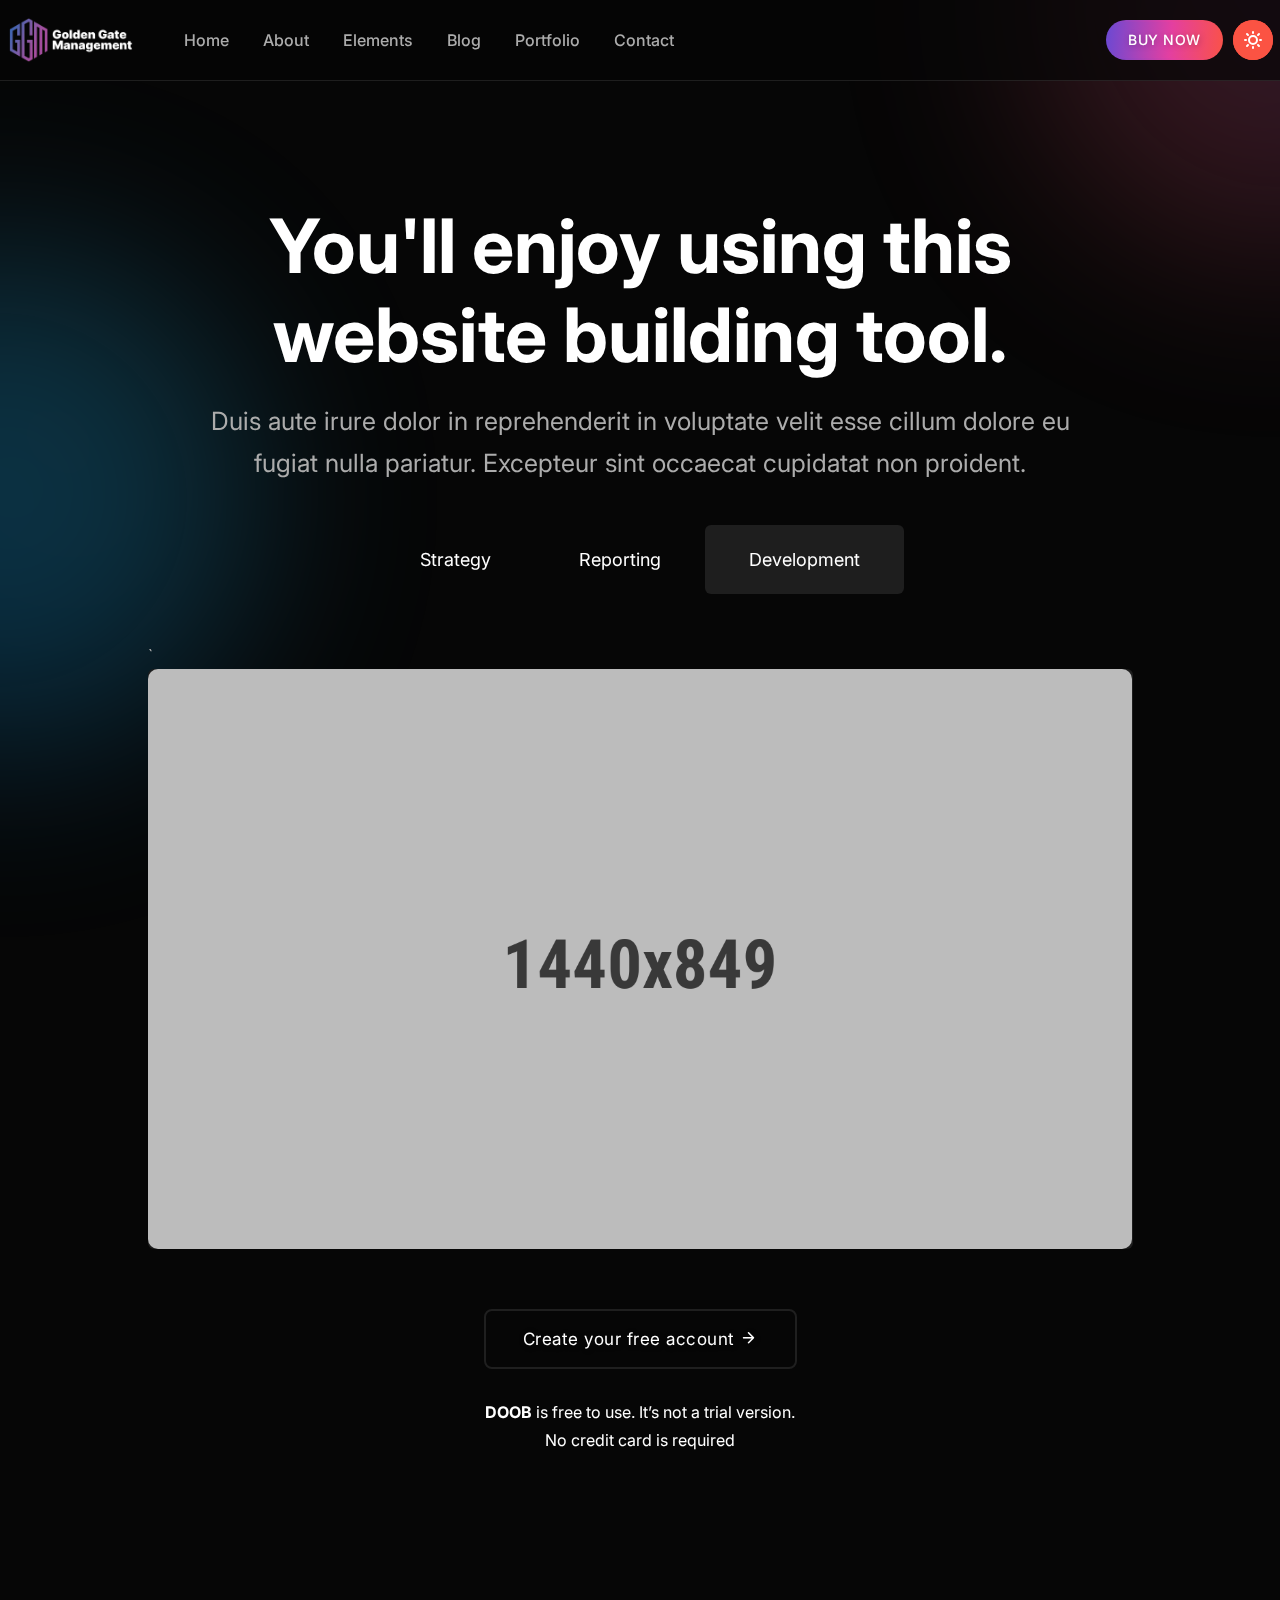
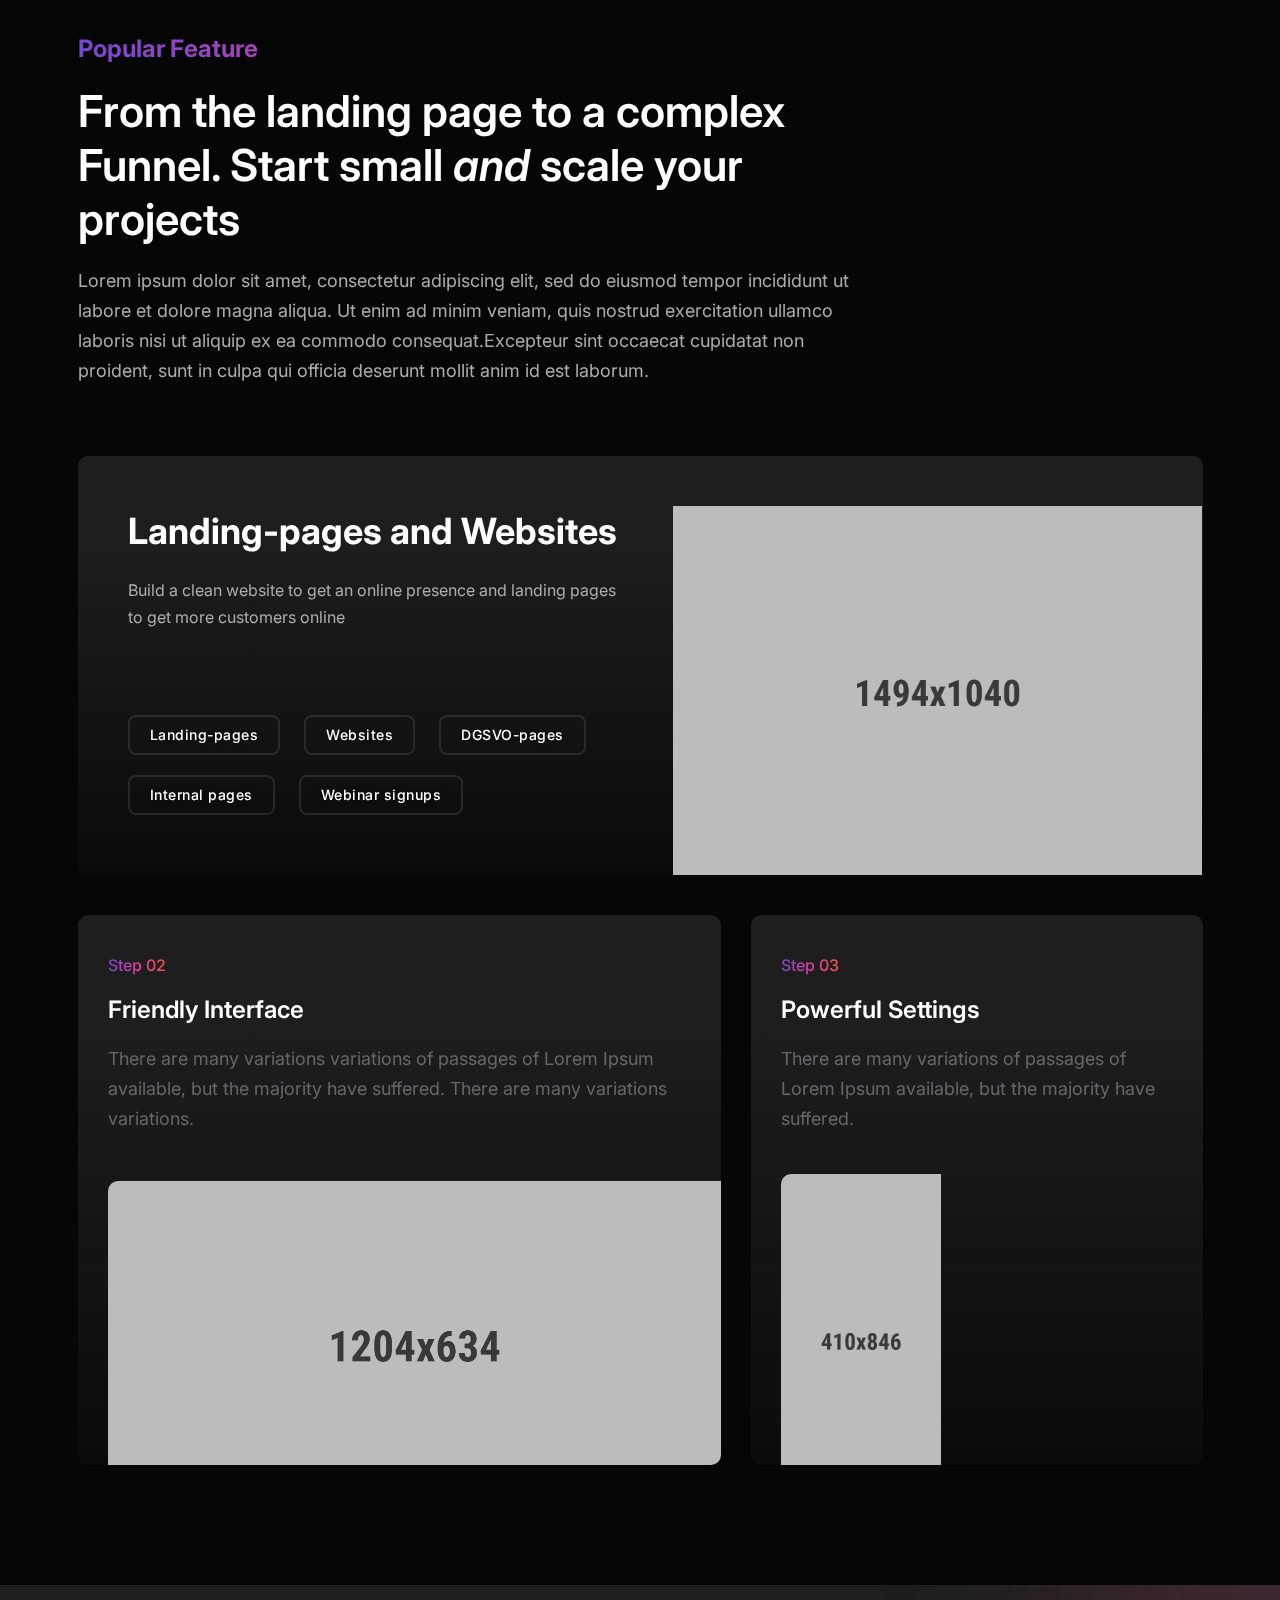
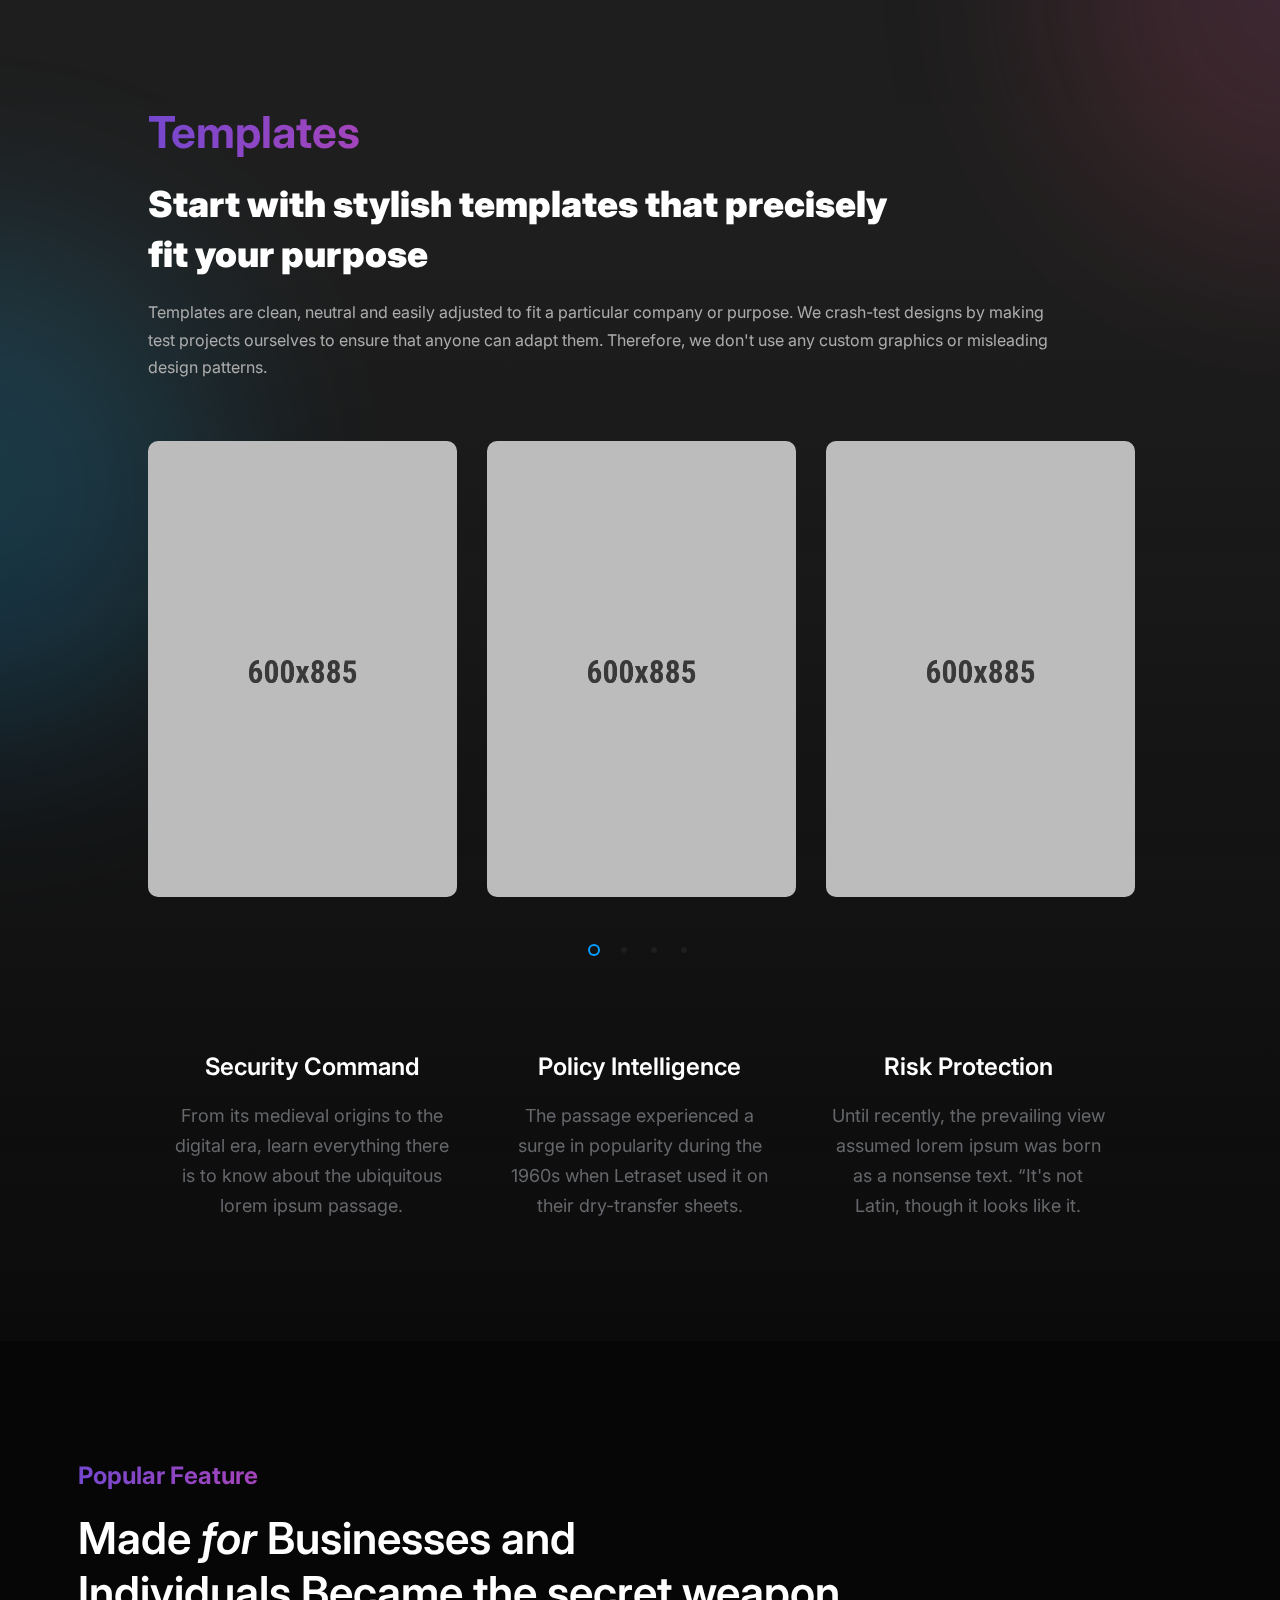
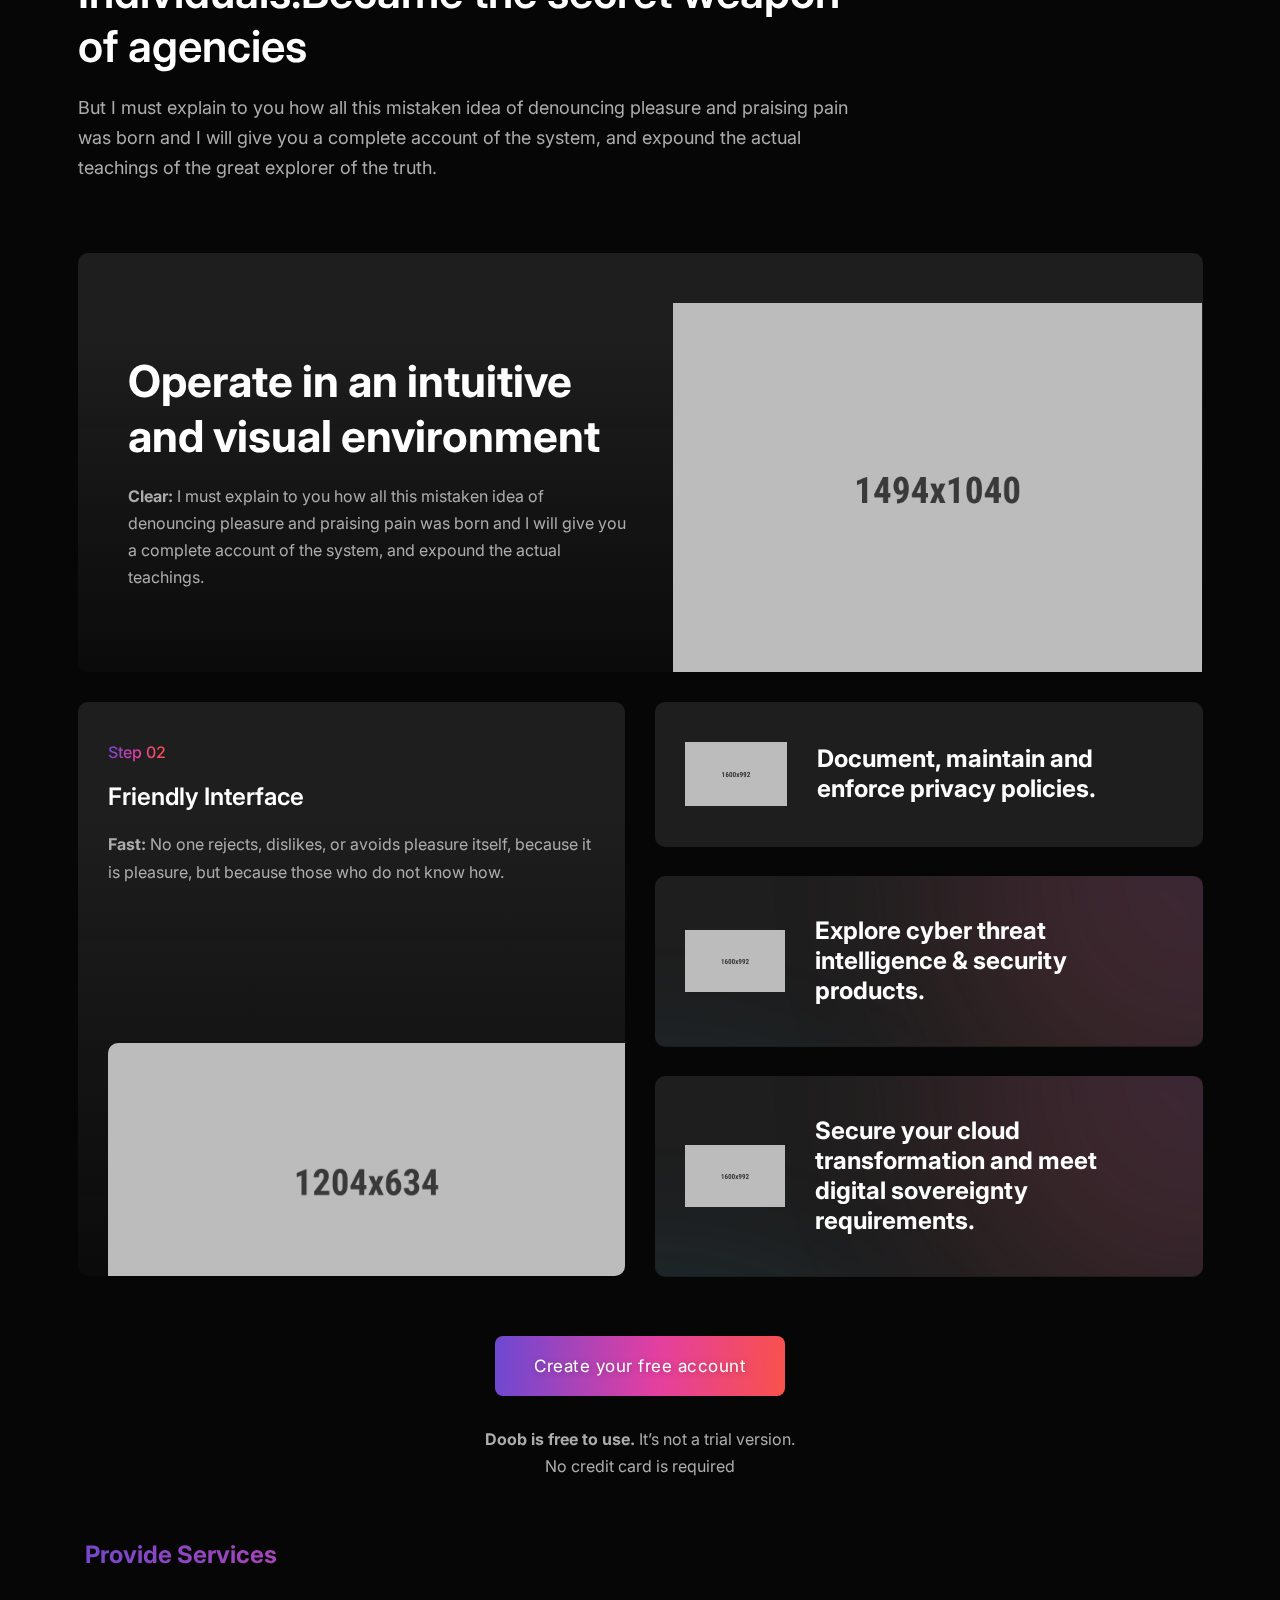
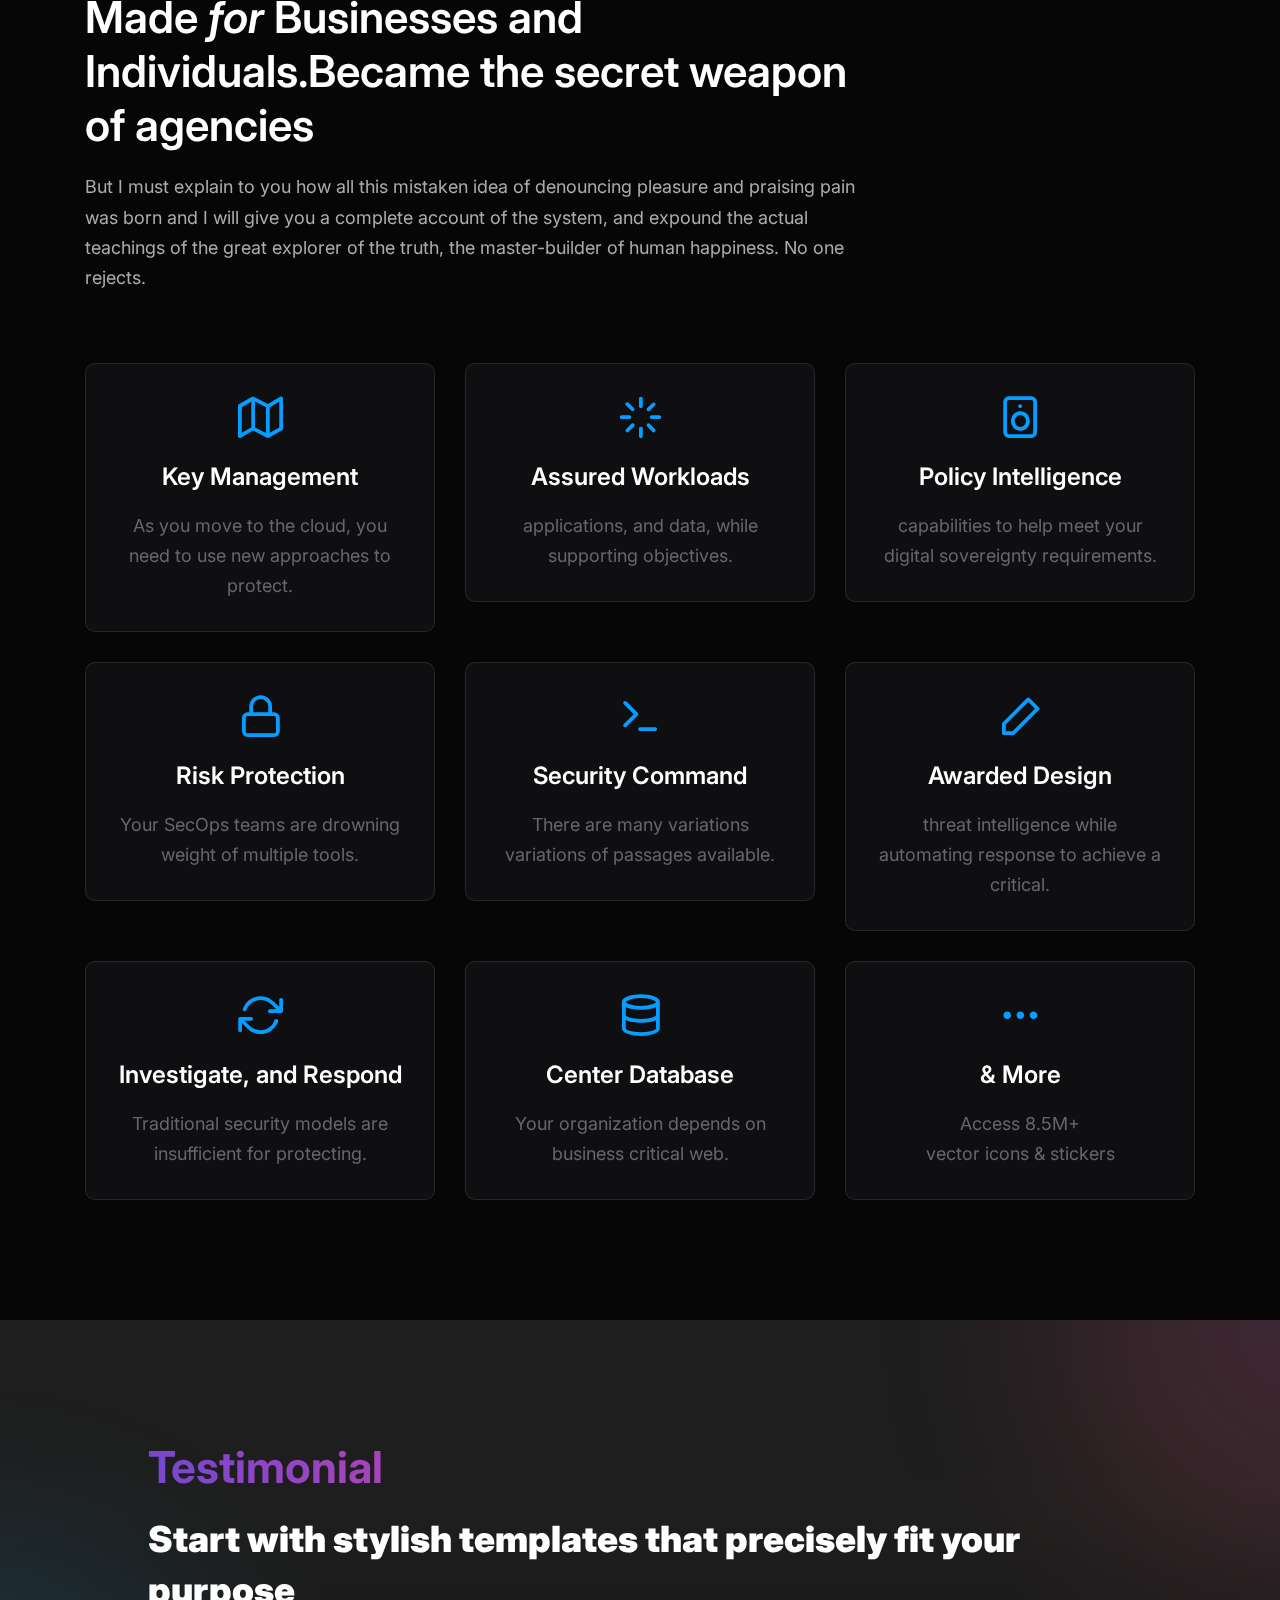
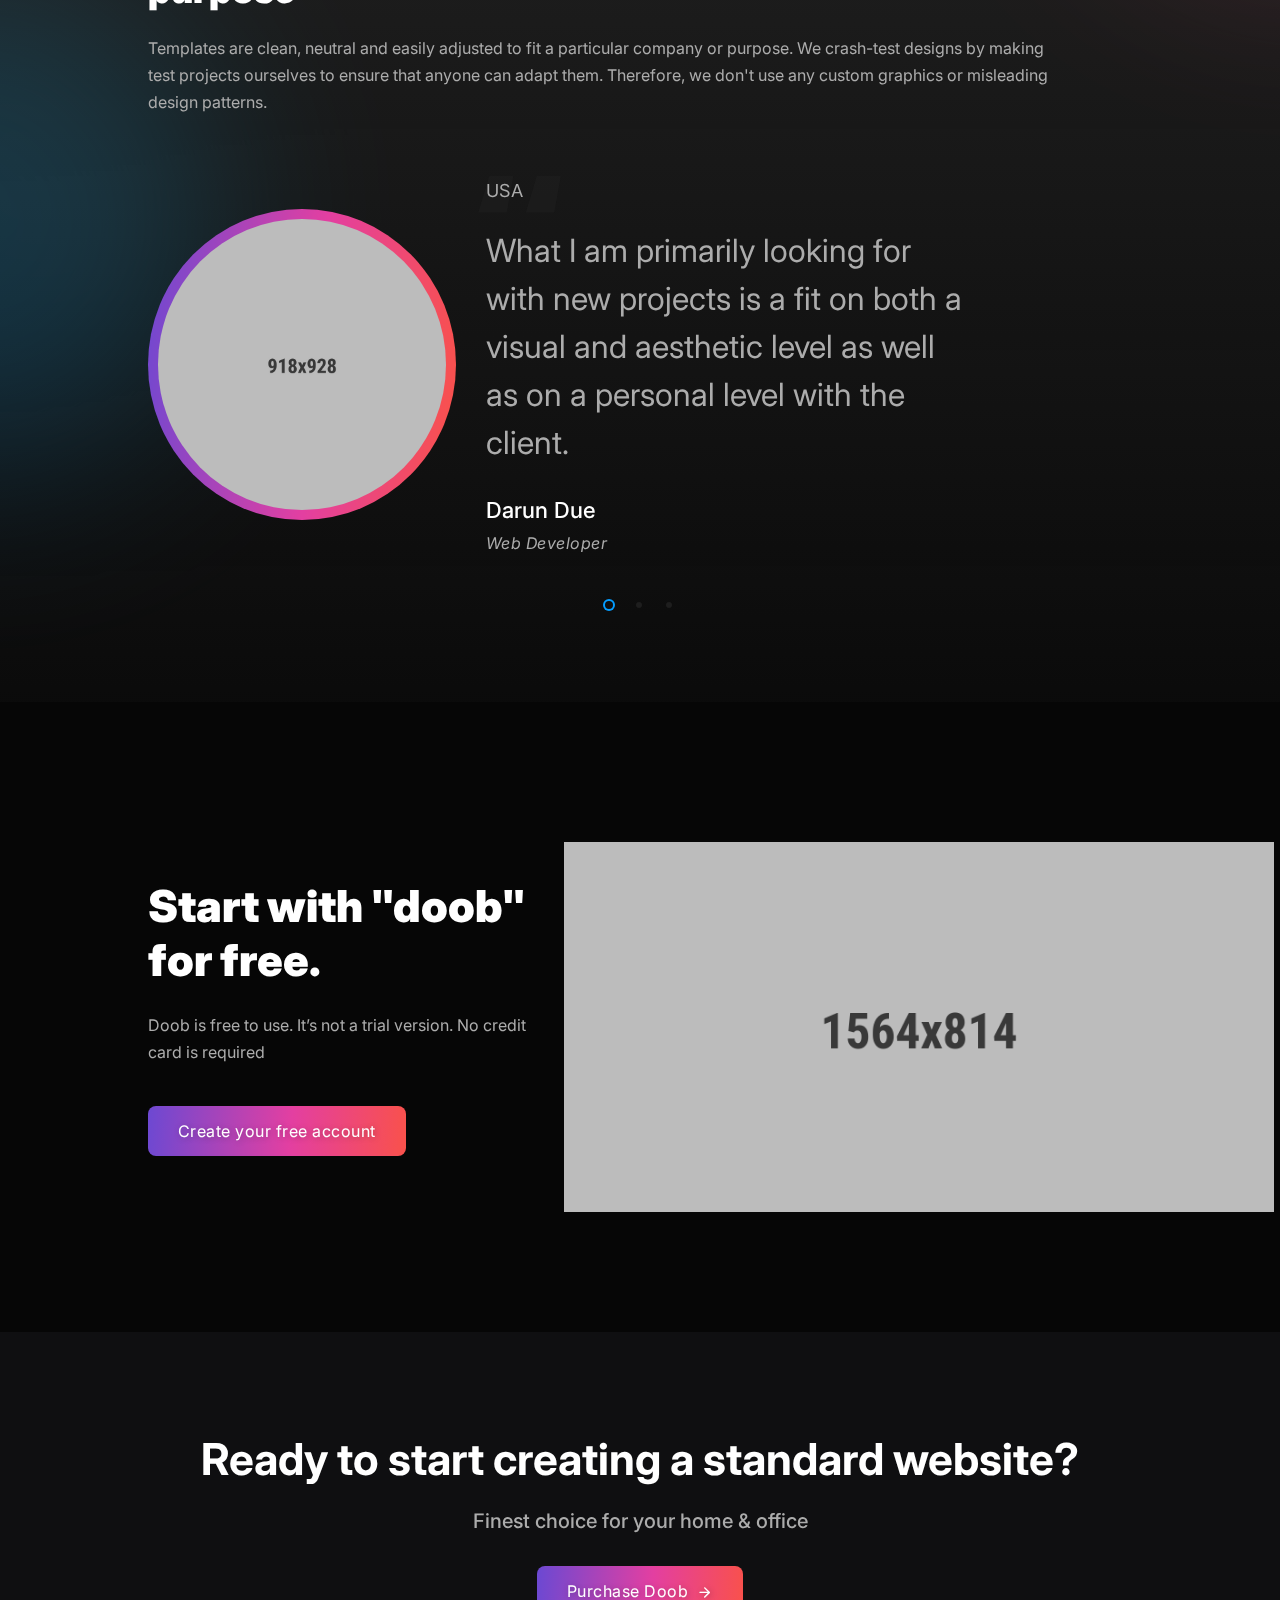
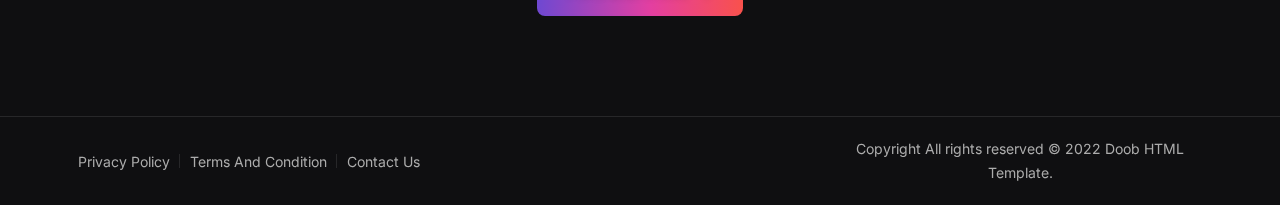
<file: landing.html>
<!DOCTYPE html>
<html lang="en">

<head>
    <meta charset="UTF-8">
    <meta name="viewport" content="width=device-width, initial-scale=1.0">
    <meta name="theme-style-mode" content="1"> <!-- 0 == light, 1 == dark -->

    <title>Landing Page || Doob Business and Consulting Bootstrap5 Template</title>
    <!-- Favicon -->
    <link rel="shortcut icon" type="image/x-icon" href="assets/images/favicon.png">
    <!-- CSS ============================================ -->
    <link rel="stylesheet" href="assets/css/vendor/bootstrap.min.css">
    <link rel="stylesheet" href="assets/css/plugins/animation.css">
    <link rel="stylesheet" href="assets/css/plugins/feature.css">
    <link rel="stylesheet" href="assets/css/plugins/magnify.min.css">
    <link rel="stylesheet" href="assets/css/plugins/slick.css">
    <link rel="stylesheet" href="assets/css/plugins/slick-theme.css">
    <link rel="stylesheet" href="assets/css/plugins/lightbox.css">
    <link rel="stylesheet" href="assets/css/style.css">
</head>

<body>
    <main class="page-wrapper">

        <header class="rainbow-header header-default header-left-align rbt-fluid-header header-not-transparent header-sticky">
            <div class="container-fluid position-relative container-wrapper">
                <div class="row align-items-center">
                    <div class="col-lg-9 col-md-6 col-4 position-static">
                        <div class="header-left d-flex">
                            <div class="logo">
                                <a href="index.html">
                                    <img class="logo-light" src="assets/images/logo/logo.png" alt="Corporate Logo">
                                    <img class="logo-dark" src="assets/images/logo/logo-dark.png" alt="Corporate Logo">
                                </a>
                            </div>
                            <nav class="mainmenu-nav d-none d-lg-block">
                                <ul class="mainmenu">
                                    <li class="with-megamenu has-menu-child-item"><a href="#">Home</a>
                                        <div class="rainbow-megamenu with-mega-item-2">
                                            <div class="wrapper">
                                                <div class="row row--0">
                                                    <div class="col-lg-6 single-mega-item">
                                                        <ul class="mega-menu-item">
                                                            <li><a href="index-application.html">Application</a></li>
                                                            <li><a href="landing.html">Landing</a></li>
                                                            <li><a href="collaborate.html">Collaborate</a></li>
                                                            <li><a href="index-business-consulting.html">Business Consulting</a></li>
                                                            <li><a href="index-business-consulting-2.html">Business Consulting 02</a></li>
                                                            <li><a href="index-magazine.html">Magazine <span class="rainbow-badge-card">New</span></a></li>
                                                            <li><a href="index-corporate.html">Corporate</a></li>
                                                            <li><a href="index-business.html">Business</a></li>
                                                            <li><a href="index-digital-agency.html">Digital Agency</a></li>
                                                            <li><a href="index-finance.html">Finance</a></li>
                                                            <li><a href="index-company.html">Company</a></li>
                                                            <li><a href="index-marketing-agency.html">Marketing Agency</a></li>
                                                        </ul>
                                                    </div>
                                                    <div class="col-lg-6 single-mega-item">
                                                        <ul class="mega-menu-item">
                                                            <li><a href="index-travel-agency.html">Travel Agency</a></li>
                                                            <li><a href="index-consulting.html">Consulting</a></li>
                                                            <li><a href="index-seo-agency.html">SEO Agency</a></li>
                                                            <li><a href="index-personal-portfolio.html">Personal Portfolio</a></li>
                                                            <li><a href="index-event-conference.html">Event Conference</a></li>
                                                            <li><a href="index-creative-portfolio.html">Creative Portfolio</a></li>
                                                            <li><a href="index-freelancer.html">Freelancer</a></li>
                                                            <li><a href="index-international-consulting.html">International Consulting</a></li>
                                                            <li><a href="index-startup.html">Startup</a></li>
                                                            <li><a href="index-web-agency.html">Web Agency</a></li>
                                                            <li><a href="index-corporate-one-page.html">Corporate One Page <span class="rainbow-badge-card">New</span></a></li>
                                                            <li><a href="index-photographer.html">Photographer <span class="rainbow-badge-card">New</span></a></li>
                                                        </ul>
                                                    </div>
                                                </div>
                                            </div>
                                        </div>
                                    </li>
                                    <li><a href="about.html">About</a></li>
                                    <li class="with-megamenu has-menu-child-item"><a href="#">Elements</a>
                                        <div class="rainbow-megamenu">
                                            <div class="wrapper">
                                                <div class="row row--0">
                                                    <div class="col-lg-3 single-mega-item">
                                                        <ul class="mega-menu-item">
                                                            <li><a href="button.html">Button</a></li>
                                                            <li><a href="service.html">Service</a></li>
                                                            <li><a href="counter.html">Counter</a></li>
                                                            <li><a href="progressbar.html">Progressbar</a></li>
                                                            <li><a href="accordion.html">Accordion</a></li>
                                                            <li><a href="social-share.html">Social Share</a></li>
                                                            <li><a href="blog-grid.html">Blog Grid</a></li>
                                                        </ul>
                                                    </div>
                                                    <div class="col-lg-3 single-mega-item">
                                                        <ul class="mega-menu-item">
                                                            <li><a href="team.html">Team</a></li>
                                                            <li><a href="portfolio.html">Portfolio</a></li>
                                                            <li><a href="testimonial.html">Testimonial</a></li>
                                                            <li><a href="timeline.html">Timeline</a></li>
                                                            <li><a href="tab.html">Tab</a></li>
                                                            <li><a href="pricing.html">Pricing</a></li>
                                                            <li><a href="split.html">Split Section</a></li>
                                                        </ul>
                                                    </div>
                                                    <div class="col-lg-3 single-mega-item">
                                                        <ul class="mega-menu-item">
                                                            <li><a href="call-to-action.html">Call To Action</a></li>
                                                            <li><a href="video.html">Video</a></li>
                                                            <li><a href="gallery.html">Gallery</a></li>
                                                            <li><a href="contact.html">Contact</a></li>
                                                            <li><a href="brand.html">Brand</a></li>
                                                            <li><a href="portfolio.html">Portfolio</a></li>
                                                            <li><a href="error.html">404</a></li>
                                                        </ul>
                                                    </div>
                                                    <div class="col-lg-3 single-mega-item">
                                                        <ul class="mega-menu-item">
                                                            <li><a href="advance-tab.html">Advance Tab <span
                                        class="rainbow-badge-card">Hot</span></a></li>
                                                            <li><a href="brand-carouse.html">Brand Carousel <span
                                        class="rainbow-badge-card">New</span></a></li>
                                                            <li><a href="advance-pricing.html">Advance Pricing <span
                                        class="rainbow-badge-card">Hot</span></a></li>
                                                            <li><a href="portfolio-details.html">Portfolio Details</a></li>
                                                            <li><a href="blog-details.html">Blog Details</a></li>
                                                            <li><a href="privacy-policy.html">Privacy Policy <span
                                class="rainbow-badge-card">New</span></a></li>
                                                            <li><a href="login.html">Profile <span
                                class="rainbow-badge-card">New</span></a></li>
                                                        </ul>
                                                    </div>
                                                </div>
                                            </div>
                                        </div>
                                    </li>

                                    <li class="has-droupdown has-menu-child-item"><a href="#">Blog</a>
                                        <ul class="submenu">
                                            <li><a href="blog-grid.html">Blog Grid</a></li>
                                            <li><a href="blog-grid-sidebar.html">Blog Grid Sidebar</a></li>
                                            <li><a href="blog-list-view.html">Blog List View</a></li>
                                            <li><a href="blog-list-sidebar.html">Blog List View Sidebar</a></li>
                                            <li><a href="blog-details.html">Blog Details</a></li>
                                        </ul>
                                    </li>

                                    <li class="has-droupdown has-menu-child-item"><a href="#">Portfolio</a>
                                        <ul class="submenu">
                                            <li><a href="portfolio.html">Portfolio Default</a></li>
                                            <li><a href="portfolio-three-column.html">Portfolio Three Column</a></li>
                                            <li><a href="portfolio-full-width.html">Portfolio Full Width</a></li>
                                            <li><a href="portfolio-grid-layout.html">Portfolio Grid Layout</a></li>
                                            <li><a href="portfolio-box-layout.html">Portfolio Box Layout</a></li>
                                            <li><a href="portfolio-details.html">Portfolio Details</a></li>
                                        </ul>
                                    </li>
                                    <li><a href="contact.html">Contact</a></li>
                                </ul>







                            </nav>
                        </div>
                    </div>
                    <div class="col-lg-3 col-md-6 col-8">
                        <div class="header-right">
                            <div class="header-btn">
                                <a class="btn-default btn-small round" target="_blank" href="https://themeforest.net/checkout/from_item/34133466?license=regular">BUY NOW</a>
                            </div>

                            <!-- Start Mobile-Menu-Bar -->
                            <div class="mobile-menu-bar ml--5 d-block d-lg-none">
                                <div class="hamberger">
                                    <button class="hamberger-button">
                                        <i class="feather-menu"></i>
                                    </button>
                                </div>
                            </div>
                            <!-- Start Mobile-Menu-Bar -->

                            <!-- Start Switcher Area  -->
                            <div id="my_switcher" class="my_switcher">
                                <ul>
                                    <li>
                                        <a href="javascript: void(0);" data-theme="light" class="setColor light">
                                            <img class="sun-image" src="assets/images/icons/sun-01.svg" alt="Sun images">
                                        </a>
                                    </li>
                                    <li>
                                        <a href="javascript: void(0);" data-theme="dark" class="setColor dark">
                                            <img class="Victor Image" src="assets/images/icons/vector.svg" alt="Vector Images">
                                        </a>
                                    </li>
                                </ul>
                            </div>
                            <!-- Start Switcher Area  -->

                        </div>
                    </div>
                </div>
            </div>
        </header>
        <div class="popup-mobile-menu">
            <div class="inner">
                <div class="header-top">
                    <div class="logo">
                        <a href="index.html">
                            <img class="logo-light" src="assets/images/logo/logo.png" alt="Corporate Logo">
                            <img class="logo-dark" src="assets/images/logo/logo-dark.png" alt="Corporate Logo">
                        </a>
                    </div>
                    <div class="close-menu">
                        <button class="close-button">
                            <i class="feather-x"></i>
                        </button>
                    </div>
                </div>
                <ul class="mainmenu">
                    <li class="with-megamenu has-menu-child-item"><a href="#">Home</a>
                        <div class="rainbow-megamenu with-mega-item-2">
                            <div class="wrapper">
                                <div class="row row--0">
                                    <div class="col-lg-6 single-mega-item">
                                        <ul class="mega-menu-item">
                                            <li><a href="index-application.html">Application</a></li>
                                            <li><a href="landing.html">Landing</a></li>
                                            <li><a href="collaborate.html">Collaborate</a></li>
                                            <li><a href="index-business-consulting.html">Business Consulting</a></li>
                                            <li><a href="index-business-consulting-2.html">Business Consulting 02</a></li>
                                            <li><a href="index-magazine.html">Magazine <span class="rainbow-badge-card">New</span></a></li>
                                            <li><a href="index-corporate.html">Corporate</a></li>
                                            <li><a href="index-business.html">Business</a></li>
                                            <li><a href="index-digital-agency.html">Digital Agency</a></li>
                                            <li><a href="index-finance.html">Finance</a></li>
                                            <li><a href="index-company.html">Company</a></li>
                                            <li><a href="index-marketing-agency.html">Marketing Agency</a></li>
                                        </ul>
                                    </div>
                                    <div class="col-lg-6 single-mega-item">
                                        <ul class="mega-menu-item">
                                            <li><a href="index-travel-agency.html">Travel Agency</a></li>
                                            <li><a href="index-consulting.html">Consulting</a></li>
                                            <li><a href="index-seo-agency.html">SEO Agency</a></li>
                                            <li><a href="index-personal-portfolio.html">Personal Portfolio</a></li>
                                            <li><a href="index-event-conference.html">Event Conference</a></li>
                                            <li><a href="index-creative-portfolio.html">Creative Portfolio</a></li>
                                            <li><a href="index-freelancer.html">Freelancer</a></li>
                                            <li><a href="index-international-consulting.html">International Consulting</a></li>
                                            <li><a href="index-startup.html">Startup</a></li>
                                            <li><a href="index-web-agency.html">Web Agency</a></li>
                                            <li><a href="index-corporate-one-page.html">Corporate One Page <span class="rainbow-badge-card">New</span></a></li>
                                            <li><a href="index-photographer.html">Photographer <span class="rainbow-badge-card">New</span></a></li>
                                        </ul>
                                    </div>
                                </div>
                            </div>
                        </div>
                    </li>
                    <li><a href="about.html">About</a></li>
                    <li class="with-megamenu has-menu-child-item"><a href="#">Elements</a>
                        <div class="rainbow-megamenu">
                            <div class="wrapper">
                                <div class="row row--0">
                                    <div class="col-lg-3 single-mega-item">
                                        <ul class="mega-menu-item">
                                            <li><a href="button.html">Button</a></li>
                                            <li><a href="service.html">Service</a></li>
                                            <li><a href="counter.html">Counter</a></li>
                                            <li><a href="progressbar.html">Progressbar</a></li>
                                            <li><a href="accordion.html">Accordion</a></li>
                                            <li><a href="social-share.html">Social Share</a></li>
                                            <li><a href="blog-grid.html">Blog Grid</a></li>
                                        </ul>
                                    </div>
                                    <div class="col-lg-3 single-mega-item">
                                        <ul class="mega-menu-item">
                                            <li><a href="team.html">Team</a></li>
                                            <li><a href="portfolio.html">Portfolio</a></li>
                                            <li><a href="testimonial.html">Testimonial</a></li>
                                            <li><a href="timeline.html">Timeline</a></li>
                                            <li><a href="tab.html">Tab</a></li>
                                            <li><a href="pricing.html">Pricing</a></li>
                                            <li><a href="split.html">Split Section</a></li>
                                        </ul>
                                    </div>
                                    <div class="col-lg-3 single-mega-item">
                                        <ul class="mega-menu-item">
                                            <li><a href="call-to-action.html">Call To Action</a></li>
                                            <li><a href="video.html">Video</a></li>
                                            <li><a href="gallery.html">Gallery</a></li>
                                            <li><a href="contact.html">Contact</a></li>
                                            <li><a href="brand.html">Brand</a></li>
                                            <li><a href="portfolio.html">Portfolio</a></li>
                                            <li><a href="error.html">404</a></li>
                                        </ul>
                                    </div>
                                    <div class="col-lg-3 single-mega-item">
                                        <ul class="mega-menu-item">
                                            <li><a href="advance-tab.html">Advance Tab <span
                                        class="rainbow-badge-card">Hot</span></a></li>
                                            <li><a href="brand-carouse.html">Brand Carousel <span
                                        class="rainbow-badge-card">New</span></a></li>
                                            <li><a href="advance-pricing.html">Advance Pricing <span
                                        class="rainbow-badge-card">Hot</span></a></li>
                                            <li><a href="portfolio-details.html">Portfolio Details</a></li>
                                            <li><a href="blog-details.html">Blog Details</a></li>
                                            <li><a href="privacy-policy.html">Privacy Policy <span
                                class="rainbow-badge-card">New</span></a></li>
                                            <li><a href="login.html">Profile <span
                                class="rainbow-badge-card">New</span></a></li>
                                        </ul>
                                    </div>
                                </div>
                            </div>
                        </div>
                    </li>

                    <li class="has-droupdown has-menu-child-item"><a href="#">Blog</a>
                        <ul class="submenu">
                            <li><a href="blog-grid.html">Blog Grid</a></li>
                            <li><a href="blog-grid-sidebar.html">Blog Grid Sidebar</a></li>
                            <li><a href="blog-list-view.html">Blog List View</a></li>
                            <li><a href="blog-list-sidebar.html">Blog List View Sidebar</a></li>
                            <li><a href="blog-details.html">Blog Details</a></li>
                        </ul>
                    </li>

                    <li class="has-droupdown has-menu-child-item"><a href="#">Portfolio</a>
                        <ul class="submenu">
                            <li><a href="portfolio.html">Portfolio Default</a></li>
                            <li><a href="portfolio-three-column.html">Portfolio Three Column</a></li>
                            <li><a href="portfolio-full-width.html">Portfolio Full Width</a></li>
                            <li><a href="portfolio-grid-layout.html">Portfolio Grid Layout</a></li>
                            <li><a href="portfolio-box-layout.html">Portfolio Box Layout</a></li>
                            <li><a href="portfolio-details.html">Portfolio Details</a></li>
                        </ul>
                    </li>
                    <li><a href="contact.html">Contact</a></li>
                </ul>







            </div>
        </div>

        <!-- Start Theme Style  -->
        <div>
            <div class="rainbow-gradient-circle"></div>
            <div class="rainbow-gradient-circle theme-pink"></div>
        </div>
        <!-- End Theme Style  -->


        <div class="popup-mobile-menu">
            <div class="inner">
                <div class="header-top">
                    <div class="logo">
                        <a href="index.html">
                            <img class="logo-light" src="assets/images/logo/logo.png" alt="Corporate Logo">
                            <img class="logo-dark" src="assets/images/logo/logo-dark.png" alt="Corporate Logo">
                        </a>
                    </div>
                    <div class="close-menu">
                        <button class="close-button">
                            <i class="feather-x"></i>
                        </button>
                    </div>
                </div>
                <ul class="mainmenu">
                    <li class="with-megamenu has-menu-child-item"><a href="#">Home</a>
                        <div class="rainbow-megamenu with-mega-item-2">
                            <div class="wrapper">
                                <div class="row row--0">
                                    <div class="col-lg-6 single-mega-item">
                                        <ul class="mega-menu-item">
                                            <li><a href="index-application.html">Application</a></li>
                                            <li><a href="landing.html">Landing</a></li>
                                            <li><a href="collaborate.html">Collaborate</a></li>
                                            <li><a href="index-business-consulting.html">Business Consulting</a></li>
                                            <li><a href="index-business-consulting-2.html">Business Consulting 02</a></li>
                                            <li><a href="index-magazine.html">Magazine <span class="rainbow-badge-card">New</span></a></li>
                                            <li><a href="index-corporate.html">Corporate</a></li>
                                            <li><a href="index-business.html">Business</a></li>
                                            <li><a href="index-digital-agency.html">Digital Agency</a></li>
                                            <li><a href="index-finance.html">Finance</a></li>
                                            <li><a href="index-company.html">Company</a></li>
                                            <li><a href="index-marketing-agency.html">Marketing Agency</a></li>
                                        </ul>
                                    </div>
                                    <div class="col-lg-6 single-mega-item">
                                        <ul class="mega-menu-item">
                                            <li><a href="index-travel-agency.html">Travel Agency</a></li>
                                            <li><a href="index-consulting.html">Consulting</a></li>
                                            <li><a href="index-seo-agency.html">SEO Agency</a></li>
                                            <li><a href="index-personal-portfolio.html">Personal Portfolio</a></li>
                                            <li><a href="index-event-conference.html">Event Conference</a></li>
                                            <li><a href="index-creative-portfolio.html">Creative Portfolio</a></li>
                                            <li><a href="index-freelancer.html">Freelancer</a></li>
                                            <li><a href="index-international-consulting.html">International Consulting</a></li>
                                            <li><a href="index-startup.html">Startup</a></li>
                                            <li><a href="index-web-agency.html">Web Agency</a></li>
                                            <li><a href="index-corporate-one-page.html">Corporate One Page <span class="rainbow-badge-card">New</span></a></li>
                                            <li><a href="index-photographer.html">Photographer <span class="rainbow-badge-card">New</span></a></li>
                                        </ul>
                                    </div>
                                </div>
                            </div>
                        </div>
                    </li>
                    <li><a href="about.html">About</a></li>
                    <li class="with-megamenu has-menu-child-item"><a href="#">Elements</a>
                        <div class="rainbow-megamenu">
                            <div class="wrapper">
                                <div class="row row--0">
                                    <div class="col-lg-3 single-mega-item">
                                        <ul class="mega-menu-item">
                                            <li><a href="button.html">Button</a></li>
                                            <li><a href="service.html">Service</a></li>
                                            <li><a href="counter.html">Counter</a></li>
                                            <li><a href="progressbar.html">Progressbar</a></li>
                                            <li><a href="accordion.html">Accordion</a></li>
                                            <li><a href="social-share.html">Social Share</a></li>
                                            <li><a href="blog-grid.html">Blog Grid</a></li>
                                        </ul>
                                    </div>
                                    <div class="col-lg-3 single-mega-item">
                                        <ul class="mega-menu-item">
                                            <li><a href="team.html">Team</a></li>
                                            <li><a href="portfolio.html">Portfolio</a></li>
                                            <li><a href="testimonial.html">Testimonial</a></li>
                                            <li><a href="timeline.html">Timeline</a></li>
                                            <li><a href="tab.html">Tab</a></li>
                                            <li><a href="pricing.html">Pricing</a></li>
                                            <li><a href="split.html">Split Section</a></li>
                                        </ul>
                                    </div>
                                    <div class="col-lg-3 single-mega-item">
                                        <ul class="mega-menu-item">
                                            <li><a href="call-to-action.html">Call To Action</a></li>
                                            <li><a href="video.html">Video</a></li>
                                            <li><a href="gallery.html">Gallery</a></li>
                                            <li><a href="contact.html">Contact</a></li>
                                            <li><a href="brand.html">Brand</a></li>
                                            <li><a href="portfolio.html">Portfolio</a></li>
                                            <li><a href="error.html">404</a></li>
                                        </ul>
                                    </div>
                                    <div class="col-lg-3 single-mega-item">
                                        <ul class="mega-menu-item">
                                            <li><a href="advance-tab.html">Advance Tab <span
                                        class="rainbow-badge-card">Hot</span></a></li>
                                            <li><a href="brand-carouse.html">Brand Carousel <span
                                        class="rainbow-badge-card">New</span></a></li>
                                            <li><a href="advance-pricing.html">Advance Pricing <span
                                        class="rainbow-badge-card">Hot</span></a></li>
                                            <li><a href="portfolio-details.html">Portfolio Details</a></li>
                                            <li><a href="blog-details.html">Blog Details</a></li>
                                            <li><a href="privacy-policy.html">Privacy Policy <span
                                class="rainbow-badge-card">New</span></a></li>
                                            <li><a href="login.html">Profile <span
                                class="rainbow-badge-card">New</span></a></li>
                                        </ul>
                                    </div>
                                </div>
                            </div>
                        </div>
                    </li>

                    <li class="has-droupdown has-menu-child-item"><a href="#">Blog</a>
                        <ul class="submenu">
                            <li><a href="blog-grid.html">Blog Grid</a></li>
                            <li><a href="blog-grid-sidebar.html">Blog Grid Sidebar</a></li>
                            <li><a href="blog-list-view.html">Blog List View</a></li>
                            <li><a href="blog-list-sidebar.html">Blog List View Sidebar</a></li>
                            <li><a href="blog-details.html">Blog Details</a></li>
                        </ul>
                    </li>

                    <li class="has-droupdown has-menu-child-item"><a href="#">Portfolio</a>
                        <ul class="submenu">
                            <li><a href="portfolio.html">Portfolio Default</a></li>
                            <li><a href="portfolio-three-column.html">Portfolio Three Column</a></li>
                            <li><a href="portfolio-full-width.html">Portfolio Full Width</a></li>
                            <li><a href="portfolio-grid-layout.html">Portfolio Grid Layout</a></li>
                            <li><a href="portfolio-box-layout.html">Portfolio Box Layout</a></li>
                            <li><a href="portfolio-details.html">Portfolio Details</a></li>
                        </ul>
                    </li>
                    <li><a href="contact.html">Contact</a></li>
                </ul>







            </div>
        </div>

        <!-- Start Slider Area  -->
        <div class="slider-area slider-style-1 variation-3 bg-transparent rainbow-section-gap">
            <div class="container">
                <div class="row">
                    <div class="col-lg-12">
                        <div class="inner text-center">
                            <h1 class="display-two">You'll enjoy using this <br> website building tool.</h1>
                            <p class="description">Duis aute irure dolor in reprehenderit in voluptate velit esse cillum dolore eu fugiat nulla pariatur. Excepteur sint occaecat cupidatat non proident.</p>
                        </div>
                    </div>
                </div>
                <div class="row">
                    <div class="col-lg-12">
                        <!-- Start Tab Area  -->
                        <div class="rainbow-default-tab style-two rbt-alignwide">
                            <div class="rbt-inner-alignwide pb--60">

                                <ul class="nav nav-tabs tab-button justify-content-center mb--50" role="tablist">
                                    <li class="nav-item tabs__tab " role="presentation">
                                        <button class="nav-link" id="irin-tab" data-bs-toggle="tab" data-bs-target="#irin" type="button" role="tab" aria-controls="irin" aria-selected="false">Strategy</button>
                                    </li>

                                    <li class="nav-item tabs__tab " role="presentation">
                                        <button class="nav-link" id="nipa-tab" data-bs-toggle="tab" data-bs-target="#nipa" type="button" role="tab" aria-controls="nipa" aria-selected="false">Reporting</button>
                                    </li>

                                    <li class="nav-item tabs__tab " role="presentation">
                                        <button class="nav-link active" id="supa-tab" data-bs-toggle="tab" data-bs-target="#supa" type="button" role="tab" aria-controls="supa" aria-selected="true">Development</button>
                                    </li>
                                </ul>
                                `
                                <div class="rainbow-tab-content tab-content text-center rainbow-no-padding">
                                    <div class="tab-pane fade  active show" id="irin" role="tabpanel" aria-labelledby="irin-tab">
                                        <div class="thambnail">
                                            <img class="radius" src="assets/images/tab/tab-rbt-3.png" alt="tab">
                                        </div>
                                    </div>

                                    <div class="tab-pane fade" id="nipa" role="tabpanel" aria-labelledby="profile-tab">
                                        <div class="thambnail">
                                            <img class="radius" src="assets/images/tab/tab-rbt-2.png" alt="tab">
                                        </div>
                                    </div>

                                    <div class="tab-pane fade" id="supa" role="tabpanel" aria-labelledby="contact-tab">
                                        <div class="thambnail">
                                            <img class="radius" src="assets/images/tab/tab-rbt-1.png" alt="tab">
                                        </div>
                                    </div>
                                </div>

                                <div class="mt--60 text-center">
                                    <a class="btn-default btn-large btn-border" href="#">Create your free account <i class="feather-arrow-right"></i></a>
                                    <p class="mt--30 mb--0 text-white"><b>DOOB</b> is free to use. It’s not a trial version.
                                        <br> No credit card is required
                                    </p>
                                </div>
                            </div>
                        </div>
                        <!-- End Tab Area  -->
                    </div>
                </div>
            </div>
        </div>
        <!-- End Slider Area  -->

        <!--Start Feature Area  -->
        <div class="rbt-feature-area rainbow-section-gapBottom">
            <div class="container">

                <!-- Start Feature Top  -->
                <div class="row mb--40">
                    <div class="col-lg-12">
                        <div class="section-title max-width-800 text-left">
                            <h4 class="theme-gradient">Popular Feature</h4>
                            <h2 class="title w-600 mb--20">From the landing page to a complex Funnel. Start small <i>and</i> scale your projects</h2>
                            <p class="description b1">Lorem ipsum dolor sit amet, consectetur adipiscing elit, sed do eiusmod tempor incididunt ut labore et dolore magna aliqua. Ut enim ad minim veniam, quis nostrud exercitation ullamco laboris nisi ut aliquip ex ea commodo consequat.Excepteur sint occaecat cupidatat non proident, sunt in culpa qui officia deserunt mollit anim id est laborum.
                            </p>
                        </div>
                    </div>
                </div>
                <!-- End Feature Top  -->


                <!-- Start Feature Main  -->
                <div class="feature-main">
                    <div class="rbt-feature-main bg-lessdark-gradient padding-top-left-50">
                        <div class="row">
                            <div class="col-lg-6 col-md-12 col-sm-12 d-flex flex-column justify-content-between">


                                <div class="feature-left-top">
                                    <h3>Landing-pages and Websites</h3>
                                    <p>Build a clean website to get an online presence and landing pages to get more customers online</p>
                                </div>
                                <div class="feature-left-bottom">
                                    <div class="button-group">
                                        <a class="btn-default btn-small btn-border" href="#">Landing-pages</a>
                                        <a class="btn-default btn-small btn-border" href="#">Websites</a>
                                        <a class="btn-default btn-small btn-border" href="#">DGSVO-pages</a>
                                        <a class="btn-default btn-small btn-border" href="#">Internal pages</a>
                                        <a class="btn-default btn-small btn-border" href="#">Webinar signups</a>
                                    </div>
                                </div>
                            </div>
                            <div class="col-lg-6 col-md-12 col-sm-12">
                                <div class="thumbnail">
                                    <img src="assets/images/tab/tab-rbt-4.png" alt="">
                                </div>
                            </div>
                        </div>
                    </div>
                </div>
                <!-- End Feature Main  -->


                <div class="row row--20">
                    <!-- Start Single Feature  -->
                    <div class="col-lg-7 col-md-6 col-sm-12 col-12 mt--40">
                        <div class="service service__style--1 variation-2 bg-lessdark-gradient radius text-left h-100">
                            <div class="content">
                                <h6 class="subtitle"><span class="theme-gradient">Step 02</span></h6>
                                <h4 class="title w-600">
                                    <a href="#">Friendly Interface</a>
                                </h4>
                                <p class="description b1 color-gray mb--0">There are many variations variations
                                    of passages of Lorem Ipsum available, but the majority have suffered.
                                    There are many variations variations.
                                </p>
                            </div>
                            <div class="service-thumbnail-offset mt--40">
                                <img src="assets/images/tab/tab-rbt-5.png" alt="image">
                            </div>
                        </div>
                    </div>
                    <!-- End Single Feature  -->

                    <!-- Start Single Feature  -->
                    <div class="col-lg-5 col-md-6 col-sm-12 col-12 mt--40">
                        <div class="service service__style--1 variation-2 bg-lessdark-gradient radius text-left h-100">

                            <div class="content">
                                <h6 class="subtitle"><span class="theme-gradient">Step 03</span></h6>
                                <h4 class="title w-600">
                                    <a href="#">Powerful Settings</a>
                                </h4>
                                <p class="description b1 color-gray mb--0">There are many variations of passages of Lorem Ipsum available, but the majority have suffered.</p>
                            </div>
                            <div class="service-thumbnail-offset mt--40">
                                <img class="max-width-160" src="assets/images/tab/tab-rbt-6.png" alt="image">
                            </div>
                        </div>
                    </div>
                    <!-- End Single Feature  -->
                </div>


            </div>
        </div>
        <!--End Feature Area  -->

        <!-- Start template slider area  -->
        <div class="template-slider">
            <div class="container">
                <div class="row">
                    <div class="col-lg-12">
                        <div class="bg-color-lessdark bg-lessdark-gradient theme-shape rbt-alignwide rainbow-section-gap radius">
                            <div class="rbt-inner-alignwide">
                                <div class="wrapper template-slider-wrapper mb--60">
                                    <h2 class="theme-gradient">Templates</h2>
                                    <h3 class="title">Start with stylish templates that precisely <br /> fit your purpose</h3>
                                    <p class="description">Templates are clean, neutral and easily adjusted to fit a particular company or purpose. We crash-test designs by making test projects ourselves to ensure that anyone can adapt them. Therefore, we don't use any custom graphics or misleading design patterns.</p>
                                </div>

                                <!-- Start main Template Slider  -->
                                <div class="rbt-temaplte-gallery-wrapper template-galary-activation rainbow-slick-arrow rainbow-slick-dot slick-gutter-15 position-relative">

                                    <div class="single-gallery">
                                        <div class="thumbnail">
                                            <img src="assets/images/screen/screen-01.png" alt="Template Gallery">
                                        </div>
                                    </div>

                                    <div class="single-gallery">
                                        <div class="thumbnail">
                                            <img src="assets/images/screen/screen-02.png" alt="Template Gallery">
                                        </div>
                                    </div>

                                    <div class="single-gallery">
                                        <div class="thumbnail">
                                            <img src="assets/images/screen/screen-03.png" alt="Template Gallery">
                                        </div>
                                    </div>

                                    <div class="single-gallery">
                                        <div class="thumbnail">
                                            <img src="assets/images/screen/screen-04.png" alt="Template Gallery">
                                        </div>
                                    </div>
                                </div>
                                <!-- End main Template Slider  -->
                            </div>
                            <!-- Start Service Area  -->
                            <div class="row row--15 service-wrapper rbt-inner-alignwide pt--100">
                                <div class="col-lg-4 col-md-6 col-sm-6 col-12 sal-animate" data-sal="slide-up" data-sal-duration="700">
                                    <div class="service service__style--1 icon-circle-style text-center">

                                        <div class="content">
                                            <h4 class="title w-600"><a href="#">Security Command</a></h4>
                                            <p class="description b1 color-gray mb--0">From its medieval origins to the digital era, learn everything there is to know about the ubiquitous lorem ipsum passage.</p>
                                        </div>
                                    </div>
                                </div>

                                <div class="col-lg-4 col-md-6 col-sm-6 col-12 sal-animate" data-sal="slide-up" data-sal-duration="700" data-sal-delay="100">
                                    <div class="service service__style--1 icon-circle-style text-center">

                                        <div class="content">
                                            <h4 class="title w-600"><a href="#">Policy Intelligence</a></h4>
                                            <p class="description b1 color-gray mb--0">The passage experienced a surge in popularity during the 1960s when Letraset used it on their dry-transfer sheets.</p>
                                        </div>
                                    </div>
                                </div>

                                <div class="col-lg-4 col-md-6 col-sm-6 col-12 sal-animate" data-sal="slide-up" data-sal-duration="700" data-sal-delay="200">
                                    <div class="service service__style--1 icon-circle-style text-center">

                                        <div class="content">
                                            <h4 class="title w-600"><a href="#">Risk Protection</a></h4>
                                            <p class="description b1 color-gray mb--0">Until recently, the prevailing view assumed lorem ipsum was born as a nonsense text. “It's not Latin, though it looks like it.</p>
                                        </div>
                                    </div>
                                </div>
                            </div>
                            <!-- End Service Area  -->
                        </div>
                    </div>
                </div>
            </div>
        </div>
        <!-- Start template slider area  -->

        <!-- Start Agency  Area  -->
        <div class="rbt-feature-area rainbow-section-gap">
            <div class="container">
                <!-- Start Feature Header Top  -->
                <div class="row mb--40">
                    <div class="col-lg-12">
                        <div class="section-title max-width-800 text-left sal-animate">
                            <h4 class="theme-gradient">Popular Feature</h4>
                            <h2 class="title w-600 mb--20">Made <i>for</i> Businesses and Individuals.Became the secret weapon of agencies</h2>
                            <p class="description b1">But I must explain to you how all this mistaken idea of denouncing pleasure and praising pain was born and I will give you a complete account of the system, and expound the actual teachings of the great explorer of the truth.
                            </p>
                        </div>
                    </div>
                </div>
                <!-- End Feature Header Top  -->

                <!-- Start Feature Main Top  -->
                <div class="feature-main-area">
                    <div class="row g-5">
                        <div class="col-lg-12">
                            <div class="rbt-feature-main bg-lessdark-gradient padding-top-left-50">
                                <div class="row align-items-center">
                                    <div class="col-lg-6">

                                        <div class="feature-left-top">
                                            <h2>Operate in an intuitive and visual environment</h2>
                                        </div>

                                        <div class="feature-left-bottom">
                                            <p><strong>Clear: </strong>I must explain to you how all this mistaken idea of denouncing pleasure and praising pain was born and I will give you a complete account of the system, and expound the actual teachings.</p>

                                        </div>


                                    </div>
                                    <div class="col-lg-6">
                                        <div class="thumbnail">
                                            <img src="assets/images/tab/tab-rbt-4.png" alt="">
                                        </div>
                                    </div>
                                </div>
                            </div>
                        </div>

                        <div class="col-lg-6 col-md-6 col-sm-12 col-12">
                            <div class="service service__style--1 variation-2 bg-color-lessdark bg-lessdark-gradient radius text-left h-100">
                                <div class="content">
                                    <h6 class="subtitle"><span class="theme-gradient">Step 02</span></h6>
                                    <h4 class="title w-600">
                                        <a href="#">Friendly Interface</a>
                                    </h4>
                                    <div class="feature-left-bottom">
                                        <p class="mb--20"><strong>Fast: </strong>No one rejects, dislikes, or avoids pleasure itself, because it is pleasure, but because those who do not know how.</p>
                                    </div>

                                </div>
                                <div class="service-thumbnail-offset mt--40">
                                    <img src="assets/images/tab/tab-rbt-5.png" alt="image">
                                </div>
                            </div>
                        </div>

                        <div class="col-lg-6 col-md-6 col-sm-12 col-12">

                            <div class="service service-eight text-left bg-color-lessdark bg-lessdark-gradient">
                                <div class="inner d-flex">
                                    <div class="image">
                                        <img src="assets/images/services/galery-image-01.png" alt="card Images">
                                    </div>
                                    <div class="content">
                                        <h4 class="title">
                                            <a href="#">Document, maintain and enforce privacy policies.</a>
                                        </h4>
                                    </div>
                                </div>
                            </div>

                            <div class="service service-eight text-left bg-color-lessdark bg-lessdark-gradient theme-shape mt--30">
                                <div class="inner d-flex">
                                    <div class="image">
                                        <img src="assets/images/services/galery-image-02.png" alt="card Images">
                                    </div>
                                    <div class="content">
                                        <h4 class="title">
                                            <a href="#">Explore cyber threat intelligence & security products.</a>
                                        </h4>
                                    </div>
                                </div>
                            </div>

                            <div class="service service-eight text-left bg-color-lessdark bg-lessdark-gradient theme-shape mt--30">
                                <div class="inner d-flex">
                                    <div class="image">
                                        <img src="assets/images/services/galery-image-03.png" alt="card Images">
                                    </div>
                                    <div class="content">
                                        <h4 class="title">
                                            <a href="#">Secure your cloud transformation and meet digital sovereignty requirements.</a>
                                        </h4>
                                    </div>
                                </div>
                            </div>

                        </div>
                    </div>
                    <div class="row mt--60">
                        <div class="col-lg-12">
                            <div class="feature-bottom text-center">
                                <div class="button-group">
                                    <a class="btn-default btn-large" href="#">Create your free account
                                    </a>
                                </div>
                                <p class="mt--30 mb--0"><strong>Doob is free to use. </strong>It’s not a trial version.<br/>
                                    No credit card is required</p>
                            </div>
                        </div>
                    </div>
                </div>
                <!-- End Feature Main Top  -->


                <!-- Start Feature Services Area  -->
                <div class="rbt-feature-area pt--60">
                    <div class="container">
                        <!-- Start Feature Header Top  -->
                        <div class="row mb--40">
                            <div class="col-lg-12">
                                <div class="section-title max-width-800 text-left sal-animate">
                                    <h4 class="theme-gradient">Provide Services</h4>
                                    <h2 class="title w-600 mb--20">Made <i>for</i> Businesses and Individuals.Became the secret weapon of agencies</h2>
                                    <p class="description b1">But I must explain to you how all this mistaken idea of denouncing pleasure and praising pain was born and I will give you a complete account of the system, and expound the actual teachings of the great explorer of the truth, the master-builder of human happiness. No one rejects.
                                    </p>
                                </div>
                            </div>
                        </div>
                        <!-- End Feature Header Top  -->
                        <!-- Start Feature Service  -->
                        <div class="row g-5">
                            <!-- Start Single Service  -->
                            <div class="col-lg-4 col-md-6 col-sm-6 col-12 sal-animate">
                                <div class="service service__style--1 bg-color-blackest radius text-center rbt-border">
                                    <div class="icon">
                                        <i class="feather-map"></i>
                                    </div>
                                    <div class="content">
                                        <h4 class="title w-600"><a href="#">Key Management</a></h4>
                                        <p class="description b1 color-gray mb--0">As you move to the cloud, you need to use new approaches to protect.</p>
                                    </div>
                                </div>
                            </div>
                            <!-- End Single Service  -->
                            <!-- Start Single Service  -->
                            <div class="col-lg-4 col-md-6 col-sm-6 col-12 sal-animate">
                                <div class="service service__style--1 bg-color-blackest radius text-center rbt-border">
                                    <div class="icon">
                                        <i class="feather-loader"></i>
                                    </div>
                                    <div class="content">
                                        <h4 class="title w-600"><a href="#">Assured Workloads</a></h4>
                                        <p class="description b1 color-gray mb--0">applications, and data, while supporting objectives.</p>
                                    </div>
                                </div>
                            </div>
                            <!-- End Single Service  -->
                            <!-- Start Single Service  -->
                            <div class="col-lg-4 col-md-6 col-sm-6 col-12 sal-animate">
                                <div class="service service__style--1 bg-color-blackest radius text-center rbt-border">
                                    <div class="icon">
                                        <i class="feather-speaker"></i>
                                    </div>
                                    <div class="content">
                                        <h4 class="title w-600"><a href="#">Policy Intelligence</a></h4>
                                        <p class="description b1 color-gray mb--0">capabilities to help meet your digital sovereignty requirements.</p>
                                    </div>
                                </div>
                            </div>
                            <!-- End Single Service  -->
                            <!-- Start Single Service  -->
                            <div class="col-lg-4 col-md-6 col-sm-6 col-12 sal-animate">
                                <div class="service service__style--1 bg-color-blackest radius text-center rbt-border">
                                    <div class="icon">
                                        <i class="feather-lock"></i>
                                    </div>
                                    <div class="content">
                                        <h4 class="title w-600"><a href="#">Risk Protection</a></h4>
                                        <p class="description b1 color-gray mb--0">Your SecOps teams are drowning weight of multiple tools.</p>
                                    </div>
                                </div>
                            </div>
                            <!-- End Single Service  -->
                            <!-- Start Single Service  -->
                            <div class="col-lg-4 col-md-6 col-sm-6 col-12 sal-animate">
                                <div class="service service__style--1 bg-color-blackest radius text-center rbt-border">
                                    <div class="icon">
                                        <i class="feather-terminal"></i>
                                    </div>
                                    <div class="content">
                                        <h4 class="title w-600"><a href="#">Security Command</a></h4>
                                        <p class="description b1 color-gray mb--0">There are many variations variations
                                            of passages available.</p>
                                    </div>
                                </div>
                            </div>
                            <!-- End Single Service  -->
                            <!-- Start Single Service  -->
                            <div class="col-lg-4 col-md-6 col-sm-6 col-12 sal-animate">
                                <div class="service service__style--1 bg-color-blackest radius text-center rbt-border">
                                    <div class="icon">
                                        <i class="feather-edit-2"></i>
                                    </div>
                                    <div class="content">
                                        <h4 class="title w-600"><a href="#">Awarded Design</a></h4>
                                        <p class="description b1 color-gray mb--0">threat intelligence while automating response to achieve a critical.</p>
                                    </div>
                                </div>
                            </div>
                            <!-- End Single Service  -->
                            <!-- Start Single Service  -->
                            <div class="col-lg-4 col-md-6 col-sm-6 col-12 sal-animate">
                                <div class="service service__style--1 bg-color-blackest radius text-center rbt-border">
                                    <div class="icon">
                                        <i class="feather-refresh-cw"></i>
                                    </div>
                                    <div class="content">
                                        <h4 class="title w-600"><a href="#">Investigate, and Respond</a></h4>
                                        <p class="description b1 color-gray mb--0">Traditional security models are insufficient for protecting.</p>
                                    </div>
                                </div>
                            </div>
                            <!-- End Single Service  -->
                            <!-- Start Single Service  -->
                            <div class="col-lg-4 col-md-6 col-sm-6 col-12 sal-animate">
                                <div class="service service__style--1 bg-color-blackest radius text-center rbt-border">
                                    <div class="icon">
                                        <i class="feather-database"></i>
                                    </div>
                                    <div class="content">
                                        <h4 class="title w-600"><a href="#">Center Database</a></h4>
                                        <p class="description b1 color-gray mb--0">Your organization depends on business critical web.</p>
                                    </div>
                                </div>
                            </div>
                            <!-- End Single Service  -->
                            <!-- Start Single Service  -->
                            <div class="col-lg-4 col-md-6 col-sm-6 col-12 sal-animate">
                                <div class="service service__style--1 bg-color-blackest radius text-center rbt-border">
                                    <div class="icon">
                                        <i class="feather-more-horizontal"></i>
                                    </div>
                                    <div class="content">
                                        <h4 class="title w-600"><a href="#">& More</a></h4>
                                        <p class="description b1 color-gray mb--0">Access 8.5M+ <br> vector icons & stickers</p>
                                    </div>
                                </div>
                            </div>
                            <!-- End Single Service  -->
                        </div>
                        <!-- End Feature Service  -->
                    </div>
                </div>
                <!-- End Feature Services Area  -->
            </div>
        </div>
        <!-- End Agency  Area  -->


        <!-- Start Testimonial Area  -->
        <div class="testimonial">
            <div class="container">
                <div class="row">
                    <div class="col-lg-12">
                        <div class="bg-lessdark-gradient bg-color-lessdark bg-lessdark-gradient theme-shape rbt-alignwide rainbow-section-gap radius">
                            <div class="rbt-inner-alignwide">
                                <div class="wrapper template-slider-wrapper">
                                    <h2 class="theme-gradient">Testimonial</h2>
                                    <h3 class="title">Start with stylish templates that precisely fit your purpose</h3>
                                    <p class="description">Templates are clean, neutral and easily adjusted to fit a particular company or purpose. We crash-test designs by making test projects ourselves to ensure that anyone can adapt them. Therefore, we don't use any custom graphics or misleading design patterns.</p>
                                </div>
                            </div>

                            <div class="rbt-inner-alignwide ">
                                <div class="rainbow-slick-dot testimonial-activation rainbow-slick-arrow slick-arrow-alignwide mt--60">

                                    <!-- Start single Testimonial -->
                                    <div class="testimonial-style-two">
                                        <div class="row row--20 align-items-center">
                                            <div class="col-lg-4 col-md-4">
                                                <div class="thumbnail"><img class="w-100" src="assets/images/testimonial/testimonial-dark-01.jpg" alt="Corporate Template"></div>
                                            </div>
                                            <div class="col-lg-6 col-md-8">
                                                <div class="content mt_sm--40"><span class="form">USA</span>
                                                    <p class="description">What I am primarily looking for with
                                                        new projects is a fit on both a visual and aesthetic
                                                        level as well as on a personal level with the client.
                                                    </p>
                                                    <div class="client-info">
                                                        <h4 class="title">Darun Due</h4>
                                                        <h6 class="subtitle">Web Developer</h6>
                                                    </div>
                                                </div>
                                            </div>
                                        </div>
                                    </div>
                                    <!-- End single Testimonial -->

                                    <!-- Start single Testimonial -->
                                    <div class="testimonial-style-two">
                                        <div class="row row--20 align-items-center">
                                            <div class="col-lg-4 col-md-4">
                                                <div class="thumbnail"><img class="w-100" src="assets/images/testimonial/testimonial-dark-02.jpg" alt="Corporate Template"></div>
                                            </div>
                                            <div class="col-lg-6 col-md-8">
                                                <div class="content mt_sm--40"><span class="form">USA</span>
                                                    <p class="description">What I am primarily looking for with
                                                        new projects is a fit on both a visual and aesthetic
                                                        level as well as on a personal level with the client.
                                                    </p>
                                                    <div class="client-info">
                                                        <h4 class="title">Darun Due</h4>
                                                        <h6 class="subtitle">Web Developer</h6>
                                                    </div>
                                                </div>
                                            </div>
                                        </div>
                                    </div>
                                    <!-- End single Testimonial -->

                                    <!-- Start single Testimonial -->
                                    <div class="testimonial-style-two">
                                        <div class="row row--20 align-items-center">
                                            <div class="col-lg-4 col-md-4">
                                                <div class="thumbnail"><img class="w-100" src="assets/images/testimonial/testimonial-dark-03.jpg" alt="Corporate Template"></div>
                                            </div>
                                            <div class="col-lg-6 col-md-8">
                                                <div class="content mt_sm--40"><span class="form">USA</span>
                                                    <p class="description">What I am primarily looking for with
                                                        new projects is a fit on both a visual and aesthetic
                                                        level as well as on a personal level with the client.
                                                    </p>
                                                    <div class="client-info">
                                                        <h4 class="title">Darun Due</h4>
                                                        <h6 class="subtitle">Web Developer</h6>
                                                    </div>
                                                </div>
                                            </div>
                                        </div>
                                    </div>
                                    <!-- End single Testimonial -->

                                </div>
                            </div>


                        </div>
                    </div>
                </div>


            </div>
        </div>
        <!-- End Testimonial Area  -->

        <!-- Start Call To Action  -->
        <div class="call-to-action rainbow-section-gap">
            <div class="container">
                <div class="row">
                    <div class="col-lg-12">
                        <div class="rbt-alignwide call-to-action-alignwide">
                            <div class="rbt-inner-alignwide">
                                <div class="row align-items-center">
                                    <div class="col-lg-5 col-md-12 col-sm-12">
                                        <div class="wrapper template-slider-wrapper">
                                            <h2 class="title">Start with "doob" for free.</h2>
                                            <p class="mt--25">Doob is free to use. It’s not a trial version.
                                                No credit card is required</p>
                                            <div class="button-group mt--10">
                                                <a class="btn-default" href="#">Create your free account</a>
                                            </div>
                                        </div>
                                    </div>
                                    <div class="col-lg-7 col-md-12 col-sm-12">
                                        <div class="coll-to-action-width-thumbnail">
                                            <div class="thumbnail">
                                                <img src="assets/images/call-to-action/call-to-action-1.png" alt="call-to-action">
                                            </div>
                                        </div>
                                    </div>
                                </div>
                            </div>
                        </div>
                    </div>
                </div>
            </div>
        </div>
        <!-- End Call To Action  -->

        <div class="footer-style-3">
            <div class="rainbow-callto-action rainbow-call-to-action style-8 content-wrapper">
                <div class="container">
                    <div class="row row--0 align-items-center ">
                        <div class="col-lg-12">
                            <div class="inner">
                                <div class="content text-center">
                                    <h2 class="title">Ready to start creating a standard website?</h2>
                                    <h6 class="subtitle">Finest choice for your home &amp; office</h6>
                                    <div class="call-to-btn text-center mt--30"><a class="btn-default btn-icon" target="_blank" href="https://themeforest.net/checkout/from_item/34133466?license=regular">Purchase Doob <i class="icon feather-arrow-right"> </i></a></div>
                                </div>
                            </div>
                        </div>
                    </div>
                </div>
            </div>
            <div class="copyright-area copyright-style-one variation-two">
                <div class="container">
                    <div class="row align-items-center">
                        <div class="col-lg-4 col-md-7 col-sm-12 col-12">
                            <div class="copyright-left">
                                <ul class="ft-menu link-hover">
                                    <li><a href="privacy-policy.html">Privacy Policy</a></li>
                                    <li><a href="#">Terms And Condition</a></li>
                                    <li><a href="contact.html">Contact Us</a></li>
                                </ul>
                            </div>
                        </div>
                        <div class="col-lg-4 col-md-5 mt_sm--20">
                            <div class="copyright-center text-center">
                                <ul class="social-icon social-default color-lessdark justify-content-center">
                                    <li data-sal="slide-up" data-sal-duration="400" data-sal-delay="200"><a href="https://www.facebook.com/">
                                            <i class="feather-facebook"></i>
                                        </a>
                                    </li>
                                    <li data-sal="slide-up" data-sal-duration="400" data-sal-delay="300"><a href="https://www.twitter.com">
                                            <i class="feather-twitter"></i>
                                        </a>
                                    </li>
                                    <li data-sal="slide-up" data-sal-duration="400" data-sal-delay="400"><a href="https://www.instagram.com/">
                                            <i class="feather-instagram"></i>
                                        </a>
                                    </li>
                                    <li data-sal="slide-up" data-sal-duration="400" data-sal-delay="500"><a href="https://www.linkdin.com/">
                                            <i class="feather-linkedin"></i>
                                        </a>
                                    </li>
                                </ul>
                            </div>
                        </div>
                        <div class="col-lg-4 col-md-12 col-sm-12 col-12 mt_md--20 mt_sm--20">
                            <div class="copyright-right text-center text-lg-right">
                                <p class="copyright-text">Copyright All rights reserved © 2022 Doob HTML Template.</p>
                            </div>
                        </div>
                    </div>
                </div>
            </div>
        </div>


    </main>

    <!-- All Scripts  -->
    <!-- Start Top To Bottom Area  -->
    <div class="rainbow-back-top">
        <i class="feather-arrow-up"></i>
    </div>
    <!-- End Top To Bottom Area  -->
    <!-- JS
============================================ -->
    <script src="assets/js/vendor/modernizr.min.js"></script>
    <script src="assets/js/vendor/jquery.min.js"></script>
    <script src="assets/js/vendor/bootstrap.min.js"></script>
    <script src="assets/js/vendor/popper.min.js"></script>
    <script src="assets/js/vendor/waypoint.min.js"></script>
    <script src="assets/js/vendor/wow.min.js"></script>
    <script src="assets/js/vendor/counterup.min.js"></script>
    <script src="assets/js/vendor/feather.min.js"></script>
    <script src="assets/js/vendor/sal.min.js"></script>
    <script src="assets/js/vendor/masonry.js"></script>
    <script src="assets/js/vendor/imageloaded.js"></script>
    <script src="assets/js/vendor/magnify.min.js"></script>
    <script src="assets/js/vendor/lightbox.js"></script>
    <script src="assets/js/vendor/slick.min.js"></script>
    <script src="assets/js/vendor/easypie.js"></script>
    <script src="assets/js/vendor/text-type.js"></script>
    <script src="assets/js/vendor/jquery.style.swicher.js"></script>
    <script src="assets/js/vendor/js.cookie.js"></script>
    <script src="assets/js/vendor/jquery-one-page-nav.js"></script>
    <!-- Main JS -->
    <script src="assets/js/main.js"></script>
</body>

</html>
</file>
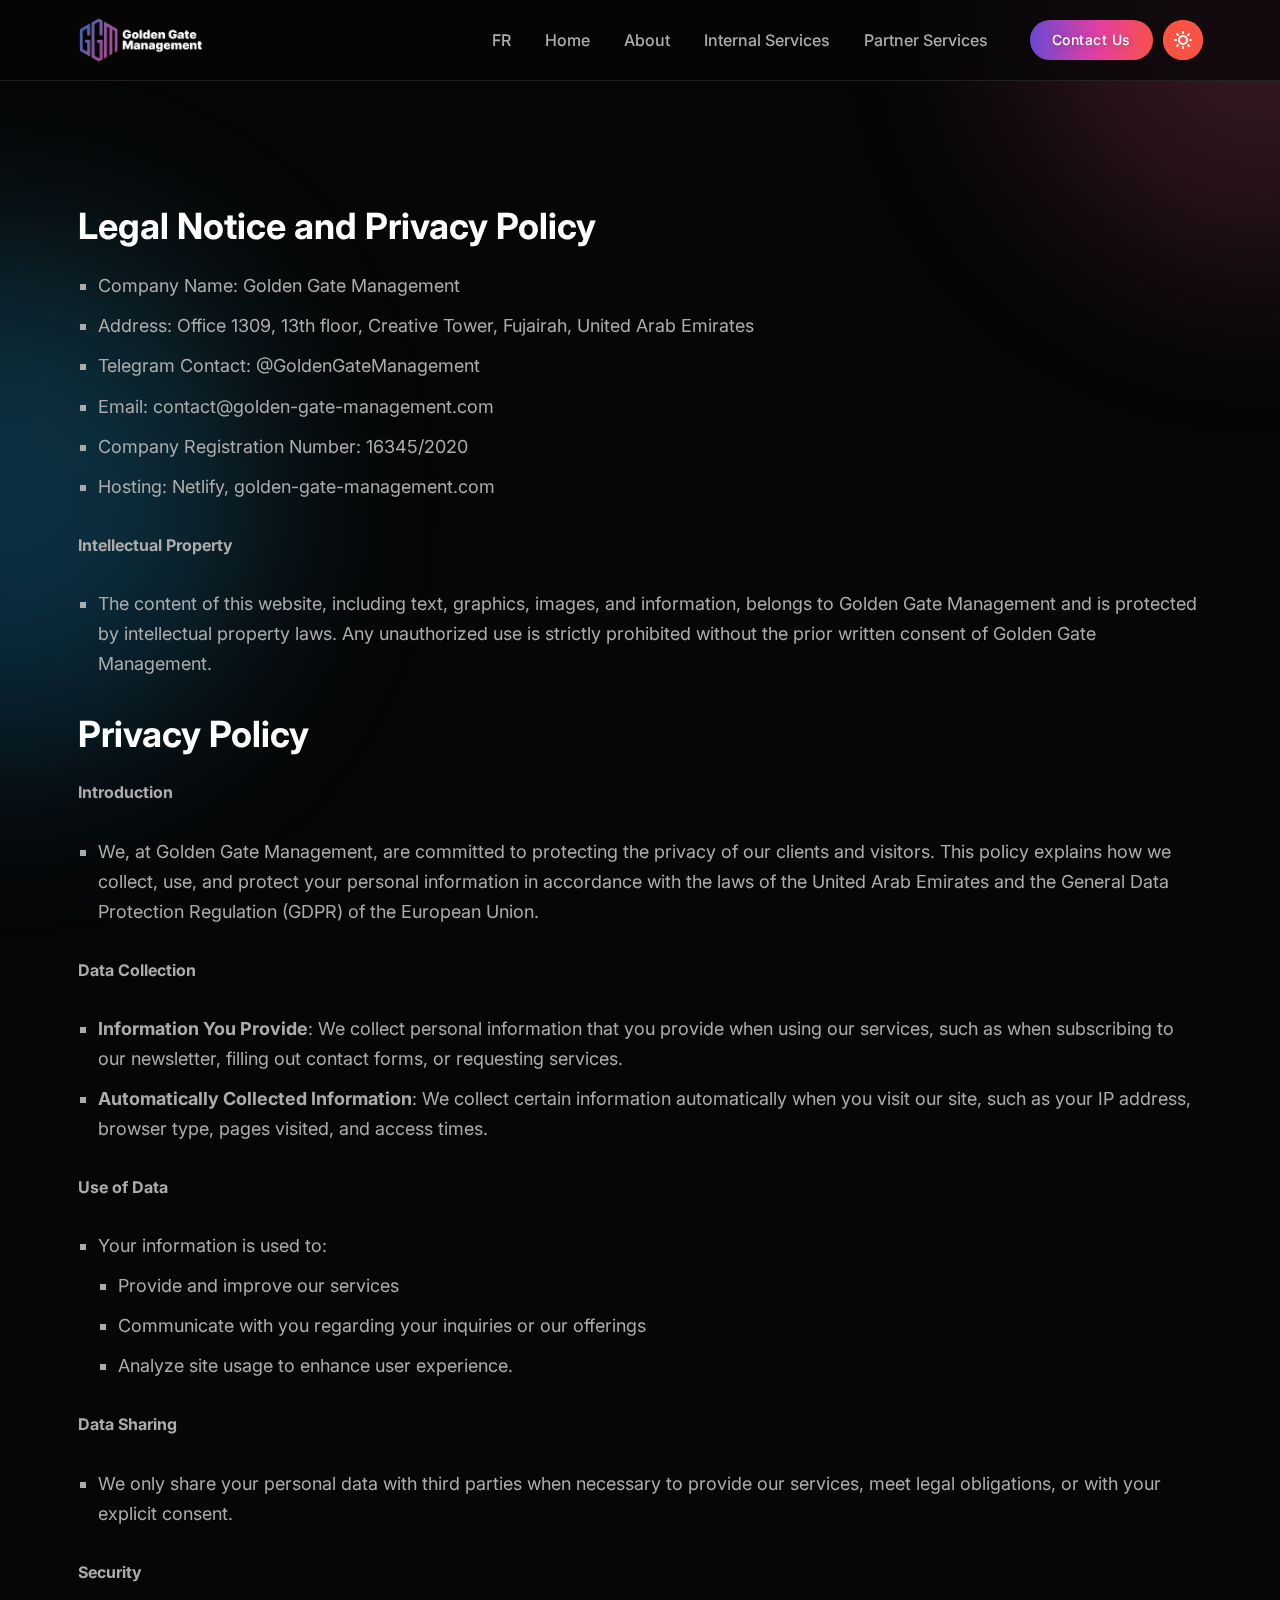
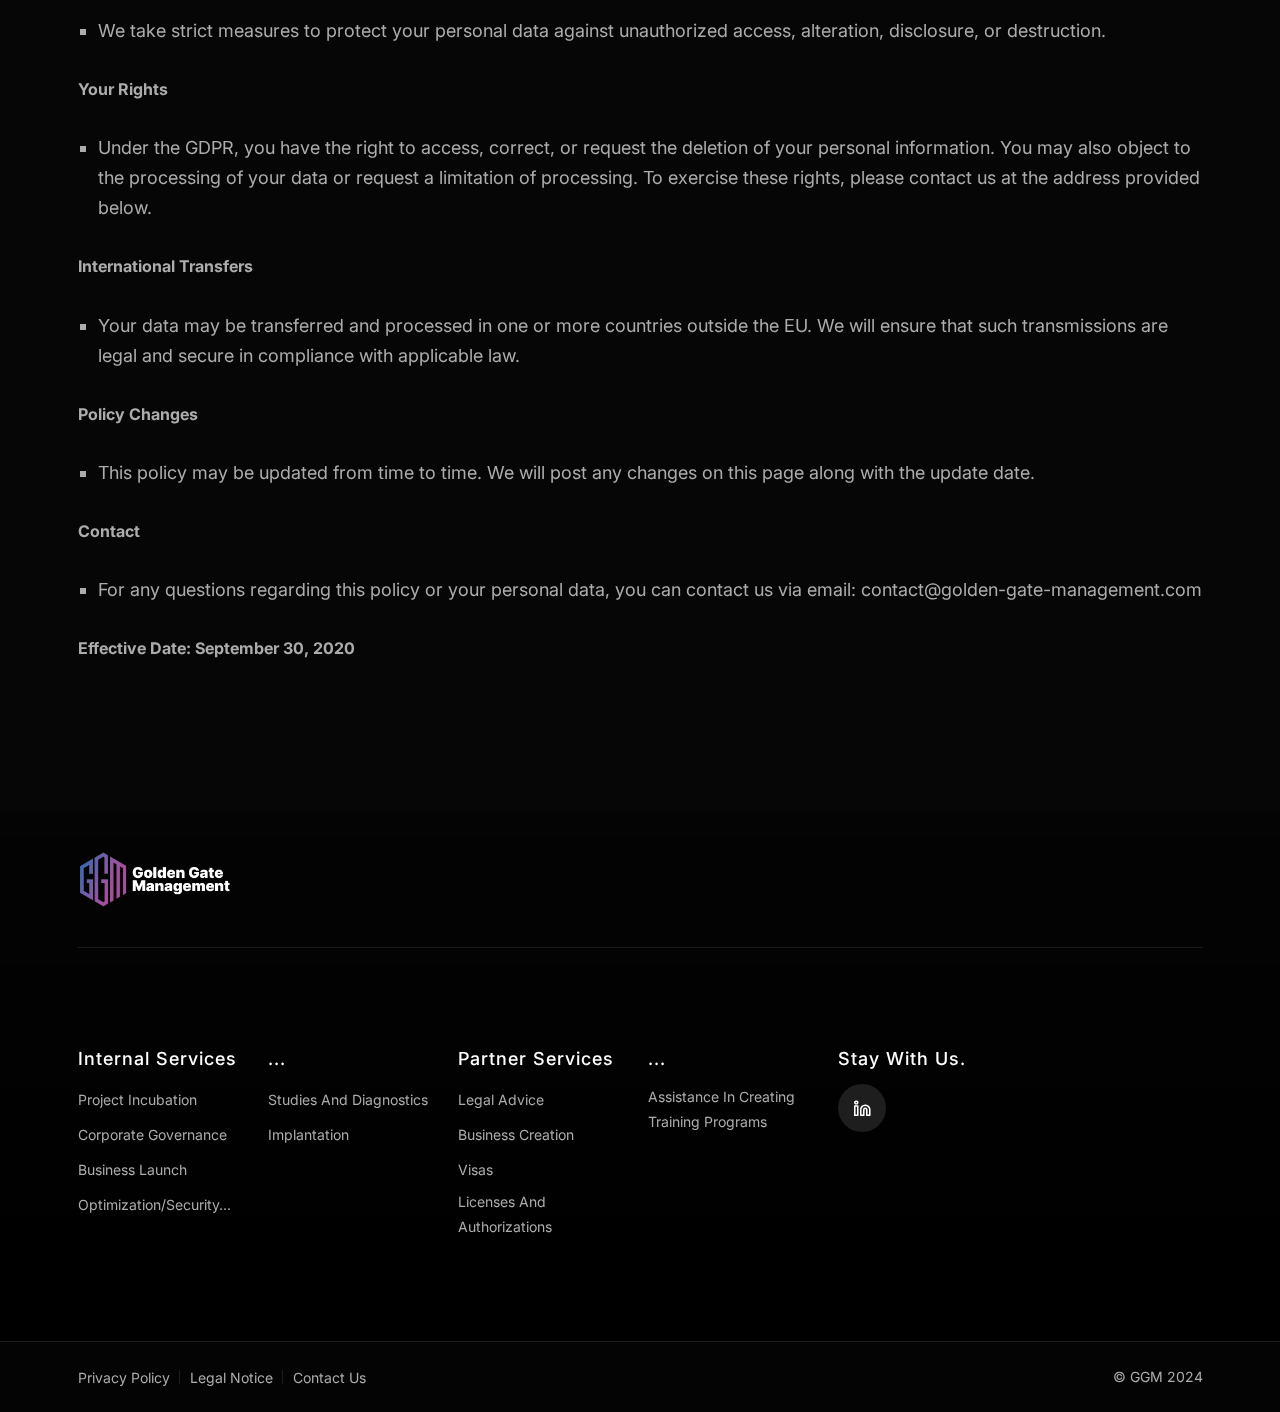
<file: privacy-policy.html>
<!DOCTYPE html>
<html lang="en">

<head>
    <meta charset="UTF-8">
    <meta name="viewport" content="width=device-width, initial-scale=1.0">
    <meta name="theme-style-mode" content="1">
    <!-- 0 == light, 1 == dark -->

    <title>Golden Gate Management</title>
    <!-- Favicon -->
    <link rel="shortcut icon" type="image/x-icon" href="assets/images/favicon.png">
    <!-- CSS ============================================ -->
    <link rel="stylesheet" href="assets/css/vendor/bootstrap.min.css">
    <link rel="stylesheet" href="assets/css/plugins/animation.css">
    <link rel="stylesheet" href="assets/css/plugins/feature.css">
    <link rel="stylesheet" href="assets/css/plugins/magnify.min.css">
    <link rel="stylesheet" href="assets/css/plugins/slick.css">
    <link rel="stylesheet" href="assets/css/plugins/slick-theme.css">
    <link rel="stylesheet" href="assets/css/plugins/lightbox.css">
    <link rel="stylesheet" href="assets/css/style.css">
</head>


<body>
    <main class="page-wrapper">
        <!-- Start Header Area  -->
        <header class="rainbow-header header-default header-not-transparent header-sticky">
            <div class="container position-relative">
                <div class="row align-items-center row--0">
                    <div class="col-lg-3 col-md-6 col-4">
                        <div class="logo">
                            <a href="index.html">
                                <img class="logo-light" src="assets/images/logo/logo.png" alt="Corporate Logo">
                                <img class="logo-dark" src="assets/images/logo/logo-dark.png" alt="Corporate Logo">
                            </a>
                        </div>
                    </div>
                    <div class="col-lg-9 col-md-6 col-8 position-static">
                        <div class="header-right">

                            <nav class="mainmenu-nav d-none d-lg-block">
                                <ul class="mainmenu">
                                    <li><a href="privacy-policyfr.html">FR</a></li>
                                    <li class="with-megamenu has-menu-child-item position-relative"><a href="index.html">Home</a>
                                    </li>
                                    <li><a href="about.html">About</a></li>


                                    <li class="has-droupdown has-menu-child-item"><a href="services.html">Internal Services</a>
                                        <ul class="submenu">
                                            <li><a href="services.html#a1">Project Incubation</a></li>
                                            <li><a href="services.html#e1">Studies and Diagnostics</a></li>
                                            <li><a href="services.html#c1">Business Launch</a></li>
                                            <li><a href="services.html#f1">Implementation</a></li>
                                            <li><a href="services.html#b1">Corporate Governance</a></li>
                                            <li><a href="services.html#d1">Optimization/Securing...</a></li>
                                        </ul>
                                    </li>
                                    <li class="has-droupdown has-menu-child-item"><a href="servicesext.html">Partner Services</a>
                                        <ul class="submenu">
                                            <li><a href="servicesext.html#f2">Fundraising</a></li>
                                            <li><a href="servicesext.html#b2">Business Creation</a></li>
                                            <li><a href="servicesext.html#a2">Legal Advice</a></li>
                                            <li><a href="servicesext.html#e2">Licenses and Authorizations</a></li>
                                            <li><a href="servicesext.html#c2">Assistance in Program Formation</a></li>
                                            <li><a href="servicesext.html#d2">Visas</a></li>
                                        </ul>
                                    </li>
                                </ul>
                            </nav>

                            <!-- Start Header Btn  -->
                            <div class="header-btn">
                                <a class="btn-default btn-small round" href="contact.html">Contact Us</a>
                            </div>
                            <!-- End Header Btn  -->

                            <!-- Start Mobile-Menu-Bar -->
                            <div class="mobile-menu-bar ml--5 d-block d-lg-none">
                                <div class="hamberger">
                                    <button class="hamberger-button">
                                        <i class="feather-menu"></i>
                                    </button>
                                </div>
                            </div>
                            <!-- Start Mobile-Menu-Bar -->

                            <div id="my_switcher" class="my_switcher">
                                <ul>
                                    <li>
                                        <a href="javascript: void(0);" data-theme="light" class="setColor light">
                                            <img class="sun-image" src="assets/images/icons/sun-01.svg" alt="Sun images">
                                        </a>
                                    </li>
                                    <li>
                                        <a href="javascript: void(0);" data-theme="dark" class="setColor dark">
                                            <img class="Victor Image" src="assets/images/icons/vector.svg" alt="Vector Images">
                                        </a>
                                    </li>
                                </ul>
                            </div>

                        </div>
                    </div>
                </div>
            </div>
        </header>
        <!-- End Header Area  -->
        <div class="popup-mobile-menu">
            <div class="inner">
                <div class="header-top">
                    <div class="logo">
                        <a href="index.html">
                            <img class="logo-light" src="assets/images/logo/logo.png" alt="Corporate Logo">
                            <img class="logo-dark" src="assets/images/logo/logo-dark.png" alt="Corporate Logo">
                        </a>
                    </div>
                    <div class="close-menu">
                        <button class="close-button">
                            <i class="feather-x"></i>
                        </button>
                    </div>
                </div>
                <ul class="mainmenu">
                    
                    <li class=""><a href="index.html">Home</a>

                    </li>
                    <li><a href="about.html">About</a></li>

                    <li class="has-droupdown has-menu-child-item"><a href="services.html">Services</a>
                        <ul class="submenu">
                            <li><a href="services.html#a1">Project Incubation</a></li>
                            <li><a href="services.html#b1">Corporate Governance</a></li>
                            <li><a href="services.html#c1">Business Launch</a></li>
                            <li><a href="services.html#d1">Optimization/Securing...</a></li>
                            <li><a href="services.html#e1">Studies and Diagnostics</a></li>
                            <li><a href="services.html#f1">Creation and Implementation</a></li>
                        </ul>
                    </li>
                    <li class="has-droupdown has-menu-child-item"><a href="servicesext.html">Partner Services</a>
                        <ul class="submenu">
                            <li><a href="servicesext.html#f2">Fundraising</a></li>
                            <li><a href="servicesext.html#a2">Legal Advice</a></li>
                            <li><a href="servicesext.html#b2">Business Creation</a></li>
                            <li><a href="servicesext.html#c2">Assistance in Program Formation</a></li>
                            <li><a href="servicesext.html#d2">Visas</a></li>
                            <li><a href="servicesext.html#e2">Licenses and Authorizations</a></li>
                        </ul>
                    </li>
                    <li><a href="contact.html">Contact Us</a></li>
                    <li><a href="servicesextfr.html">FR</a></li>
                </ul>
            </div>
        </div>
        <!-- Start Theme Style  -->
        <div>
            <div class="rainbow-gradient-circle"></div>
            <div class="rainbow-gradient-circle theme-pink"></div>
        </div>
        <!-- End Theme Style  -->



 <!-- Start Elements Area -->
<div class="rainbow-elements-area rainbow-section-gap">
    <div class="container">
        <div class="row">
            <div class="col-lg-12">
                <div class="entry-content">
                    <h3>Legal Notice and Privacy Policy</h3>
                    <ul>
                        <li>Company Name: Golden Gate Management</li>
                        <li>Address: Office 1309, 13th floor, Creative Tower, Fujairah, United Arab Emirates</li>
                        <li>Telegram Contact: @GoldenGateManagement</li>
                        <li>Email: contact@golden-gate-management.com</li>
                        <li>Company Registration Number: 16345/2020</li>
                        <li>Hosting: Netlify, golden-gate-management.com</li>
                    </ul>
                    <p><strong>Intellectual Property</strong></p>
                    <ul>
                        <li>The content of this website, including text, graphics, images, and information, belongs to Golden Gate Management and is protected by intellectual property laws. Any unauthorized use is strictly prohibited without the prior written consent of Golden Gate Management.</li>
                    </ul>
                    <h3>Privacy Policy</h3>
                    <p><strong>Introduction</strong></p>
                    <ul>
                        <li>We, at Golden Gate Management, are committed to protecting the privacy of our clients and visitors. This policy explains how we collect, use, and protect your personal information in accordance with the laws of the United Arab Emirates and the General Data Protection Regulation (GDPR) of the European Union.</li>
                    </ul>
                    <p><strong>Data Collection</strong></p>
                    <ul>
                        <li><strong>Information You Provide</strong>: We collect personal information that you provide when using our services, such as when subscribing to our newsletter, filling out contact forms, or requesting services.</li>
                        <li><strong>Automatically Collected Information</strong>: We collect certain information automatically when you visit our site, such as your IP address, browser type, pages visited, and access times.</li>
                    </ul>
                    <p><strong>Use of Data</strong></p>
                    <ul>
                        <li>Your information is used to:
                            <ul>
                                <li>Provide and improve our services</li>
                                <li>Communicate with you regarding your inquiries or our offerings</li>
                                <li>Analyze site usage to enhance user experience.</li>
                            </ul>
                        </li>
                    </ul>
                    <p><strong>Data Sharing</strong></p>
                    <ul>
                        <li>We only share your personal data with third parties when necessary to provide our services, meet legal obligations, or with your explicit consent.</li>
                    </ul>
                    <p><strong>Security</strong></p>
                    <ul>
                        <li>We take strict measures to protect your personal data against unauthorized access, alteration, disclosure, or destruction.</li>
                    </ul>
                    <p><strong>Your Rights</strong></p>
                    <ul>
                        <li>Under the GDPR, you have the right to access, correct, or request the deletion of your personal information. You may also object to the processing of your data or request a limitation of processing. To exercise these rights, please contact us at the address provided below.</li>
                    </ul>
                    <p><strong>International Transfers</strong></p>
                    <ul>
                        <li>Your data may be transferred and processed in one or more countries outside the EU. We will ensure that such transmissions are legal and secure in compliance with applicable law.</li>
                    </ul>
                    <p><strong>Policy Changes</strong></p>
                    <ul>
                        <li>This policy may be updated from time to time. We will post any changes on this page along with the update date.</li>
                    </ul>
                    <p><strong>Contact</strong></p>
                    <ul>
                        <li>For any questions regarding this policy or your personal data, you can contact us via email: contact@golden-gate-management.com</li>
                    </ul>
                    <p><strong>Effective Date: September 30, 2020</strong></p>
                </div>
            </div>
        </div>
    </div>
</div>
<!-- End Elements Area -->

        <!-- Start Footer Area  -->
        <footer class="rainbow-footer footer-style-default variation-two">
            <div class="rainbow-callto-action clltoaction-style-default style-7">
                <div class="container">
                    <div class="row row--0 align-items-center content-wrapper">
                        <div class="col-lg-8 col-md-8">
                            <div class="inner">
                                <div class="content text-left">
                                    <div class="logo">
                                        <a href="index.html">
                                            <img class="logo-light" src="assets/images/logo/logo.png" alt="Corporate Logo">
                                            <img class="logo-dark" src="assets/images/logo/logo-dark.png" alt="Corporate Logo">
                                        </a>
                                    </div>
                                </div>
                            </div>
                        </div>
                        <div class="col-lg-4 col-md-4" data-sal="slide-up" data-sal-duration="400" data-sal-delay="150">
                            <div class="call-to-btn text-left mt_sm--20 text-lg-right">
                                <a class="btn-default" href="contact.html">Contact Us
                            <i class="feather-arrow-right"></i>
                        </a>
                            </div>
                        </div>
                    </div>
                </div>
            </div>
            <div class="footer-top">
                <div class="container">
                    <div class="row">
                        <div class="col-lg-2 col-md-6 col-sm-6 col-12">
                            <div class="rainbow-footer-widget">
                                <h4 class="title"><a href="services.html">Internal Services</a></h4>
                                <div class="inner">
                                    <ul class="footer-link link-hover">
                                        <li><a href="services.html#a1">Project Incubation</a></li>
                                        <li><a href="services.html#b1">Corporate Governance</a></li>
                                        <li><a href="services.html#c1">Business Launch</a></li>
                                        <li><a href="services.html#d1">Optimization/Security...</a></li>
                                    </ul>
                                </div>
                            </div>
                        </div>
                        <div class="col-lg-2 col-md-6 col-sm-6 col-12">
                            <div class="rainbow-footer-widget">
                                <div class="widget-menu-top">
                                    <h4 class="title">...</h4>
                                    <div class="inner">
                                        <ul class="footer-link link-hover">
                                            <li><a href="services.html#e1">Studies and Diagnostics</a></li>
                                            <li><a href="services.html#f1">Implantation</a></li>
                                        </ul>
                                    </div>
                                </div>
                            </div>
                        </div>
                        <div class="col-lg-2 col-md-6 col-sm-6 col-12">
                            <div class="rainbow-footer-widget">
                                <h4 class="title"><a href="servicesext.html">Partner Services</a></h4>
                                <div class="inner">
                                    <ul class="footer-link link-hover">
                                        <li><a href="servicesext.html#a2">Legal Advice</a></li>
                                        <li><a href="servicesext.html#b2">Business Creation</a></li>
                                        <li><a href="servicesext.html#c2">Visas</a></li>
                                        <li><a href="servicesext.html#d2">Licenses and Authorizations</a></li>
                                    </ul>
                                </div>
                            </div>
                        </div>
                        <div class="col-lg-2 col-md-6 col-sm-6 col-12">
                            <div class="rainbow-footer-widget">
                                <h4 class="title">...</h4>
                                <div class="inner">
                                    <ul class="footer-link link-hover">
                                        <li><a href="servicesext.html#e2">Assistance in Creating Training Programs</a></li>
                                    </ul>
                                </div>
                            </div>
                        </div>
                        <div class="col-lg-4 col-md-6 col-sm-6 col-12">
                            <div class="rainbow-footer-widget">
                                <h4 class="title">Stay With Us.</h4>
                                <div class="inner">
                                    <ul class="social-icon social-default justify-content-start">
                                        <li>
                                            <a href="https://ae.linkedin.com/company/golden-gate-management">
                                                <i class="feather-linkedin"></i>
                                            </a>
                                        </li>
                                    </ul>
                                </div>
                            </div>
                        </div>
                    </div>
                </div>
            </div>
        </footer>
        <!-- End Footer Area  -->
        <!-- End Footer Area  -->
        <!-- Start Copy Right Area  -->
        <div class="copyright-area copyright-style-one">
            <div class="container">
                <div class="row align-items-center">
                    <div class="col-lg-6 col-md-8 col-sm-12 col-12">
                        <div class="copyright-left">
                            <ul class="ft-menu link-hover">
                                <li>
                                    <a href="privacy-policy.html">Privacy Policy</a>
                                </li>
                                <li>
                                    <a href="privacy-policy.html">Legal Notice</a>
                                </li>
                                <li>
                                    <a href="contact.html">Contact Us</a>
                                </li>
                            </ul>
                        </div>
                    </div>
                    <div class="col-lg-6 col-md-4 col-sm-12 col-12">
                        <div class="copyright-right text-center text-lg-end">
                            <p class="copyright-text">© GGM 2024</p>
                        </div>
                    </div>
                </div>
            </div>
        </div>
        <!-- End Copy Right Area  -->
    </main>

    <!-- All Scripts  -->
    <!-- Start Top To Bottom Area  -->
    <div class="rainbow-back-top">
        <i class="feather-arrow-up"></i>
    </div>
    <!-- End Top To Bottom Area  -->
    <!-- JS
============================================ -->
    <script src="assets/js/vendor/modernizr.min.js"></script>
    <script src="assets/js/vendor/jquery.min.js"></script>
    <script src="assets/js/vendor/bootstrap.min.js"></script>
    <script src="assets/js/vendor/popper.min.js"></script>
    <script src="assets/js/vendor/waypoint.min.js"></script>
    <script src="assets/js/vendor/wow.min.js"></script>
    <script src="assets/js/vendor/counterup.min.js"></script>
    <script src="assets/js/vendor/feather.min.js"></script>
    <script src="assets/js/vendor/sal.min.js"></script>
    <script src="assets/js/vendor/masonry.js"></script>
    <script src="assets/js/vendor/imageloaded.js"></script>
    <script src="assets/js/vendor/magnify.min.js"></script>
    <script src="assets/js/vendor/lightbox.js"></script>
    <script src="assets/js/vendor/slick.min.js"></script>
    <script src="assets/js/vendor/easypie.js"></script>
    <script src="assets/js/vendor/text-type.js"></script>
    <script src="assets/js/vendor/jquery.style.swicher.js"></script>
    <script src="assets/js/vendor/js.cookie.js"></script>
    <script src="assets/js/vendor/jquery-one-page-nav.js"></script>
    <!-- Main JS -->
    <script src="assets/js/main.js"></script>
</body>

</html>
</file>
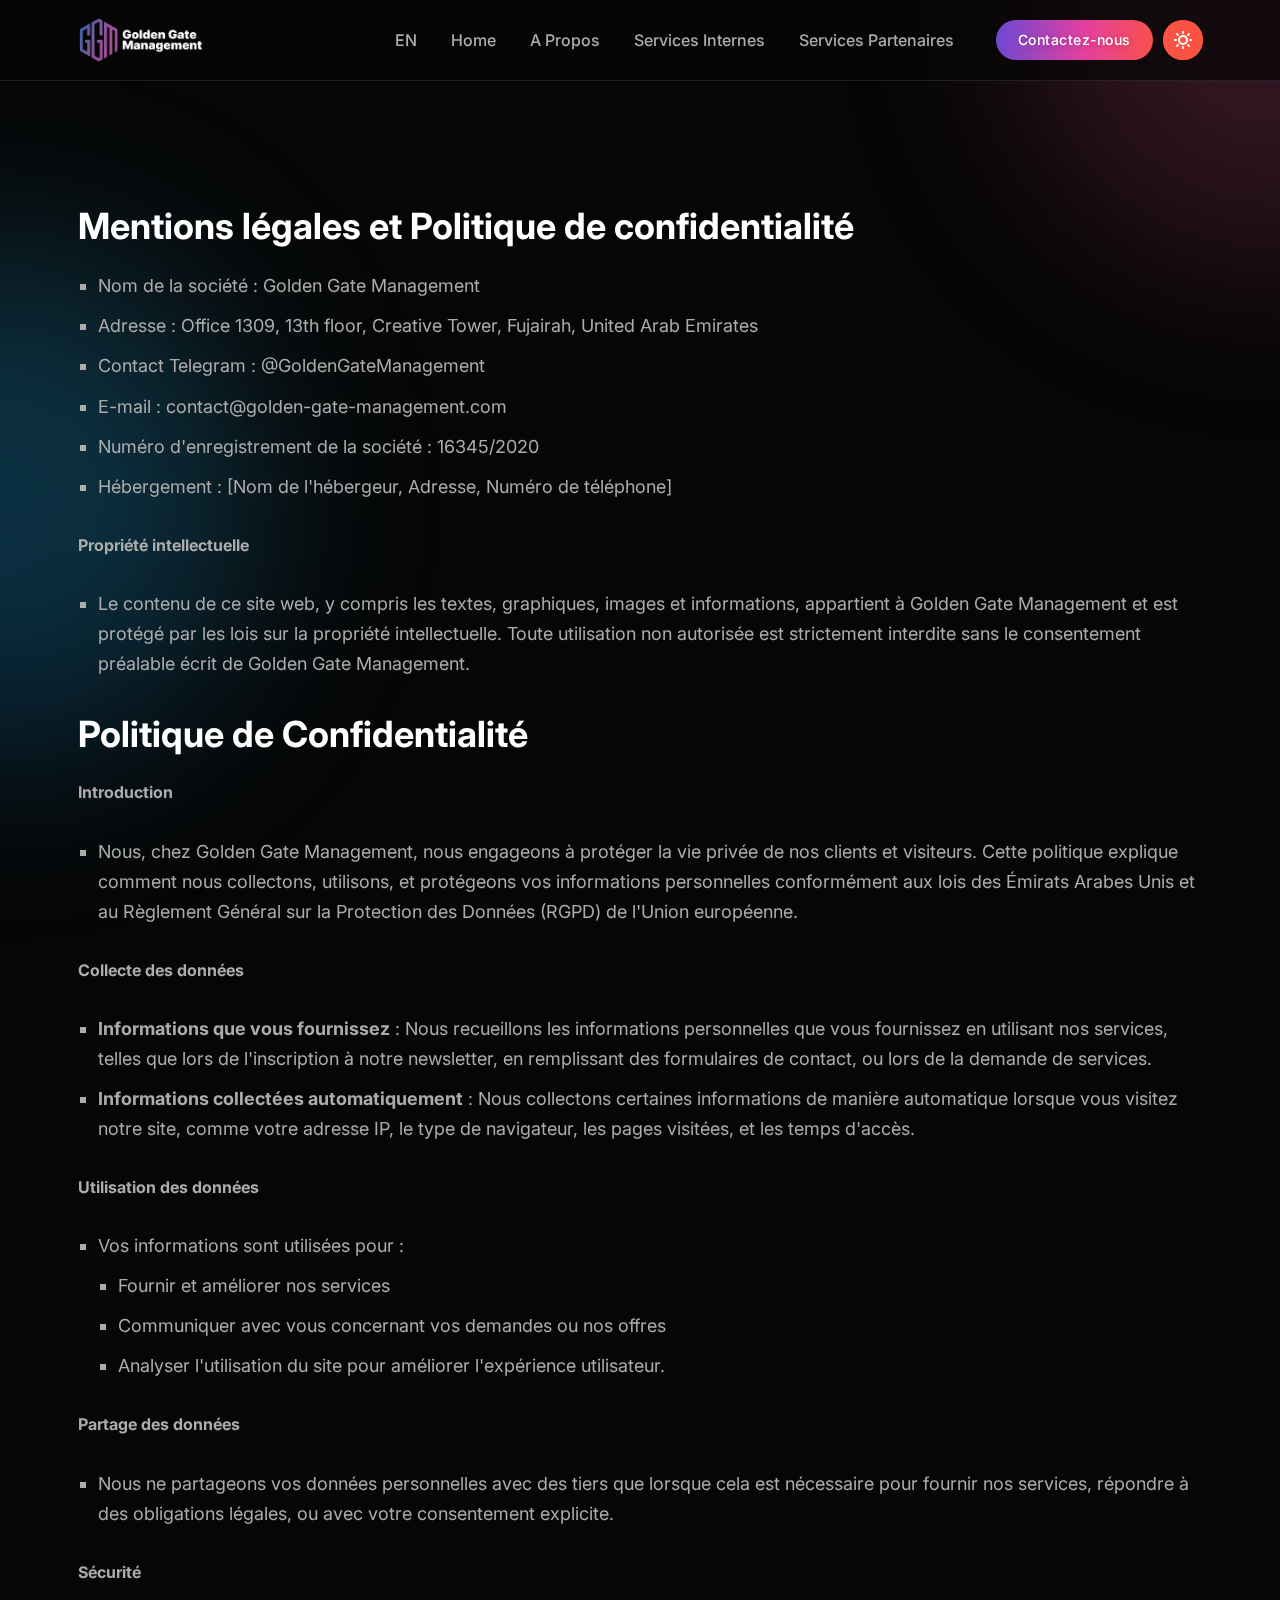
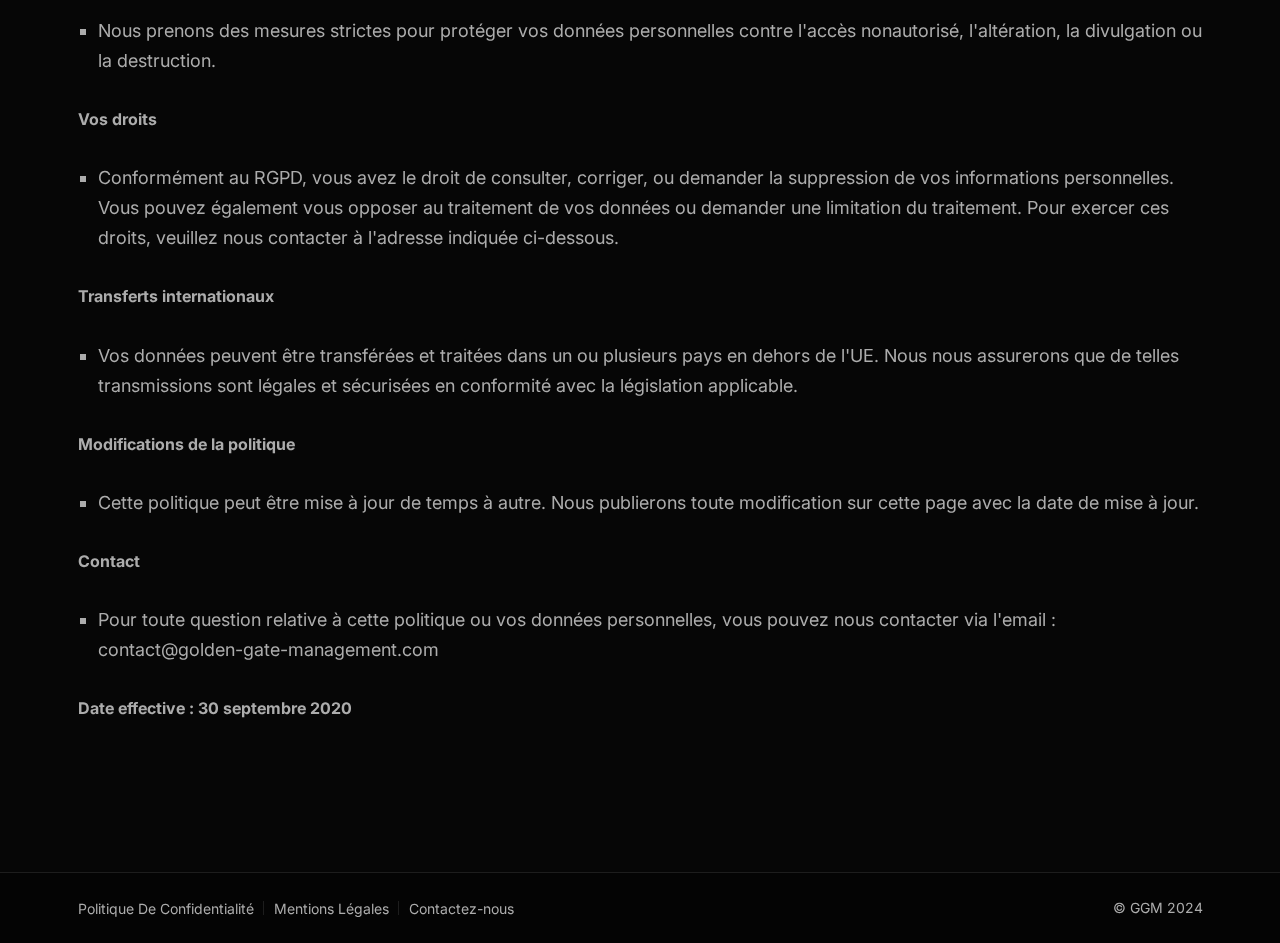
<file: privacy-policyfr.html>
<!DOCTYPE html>
<html lang="en">

<head>
    <meta charset="UTF-8">
    <meta name="viewport" content="width=device-width, initial-scale=1.0">
    <meta name="theme-style-mode" content="1"> <!-- 0 == light, 1 == dark -->

    <title>Golden Gate Management</title>
    <!-- Favicon -->
    <link rel="shortcut icon" type="image/x-icon" href="assets/images/favicon.png">
    <!-- CSS ============================================ -->
    <link rel="stylesheet" href="assets/css/vendor/bootstrap.min.css">
    <link rel="stylesheet" href="assets/css/plugins/animation.css">
    <link rel="stylesheet" href="assets/css/plugins/feature.css">
    <link rel="stylesheet" href="assets/css/plugins/magnify.min.css">
    <link rel="stylesheet" href="assets/css/plugins/slick.css">
    <link rel="stylesheet" href="assets/css/plugins/slick-theme.css">
    <link rel="stylesheet" href="assets/css/plugins/lightbox.css">
    <link rel="stylesheet" href="assets/css/style.css">
</head>


<body>
    <main class="page-wrapper">
       <!-- Start Header Area  -->
       <header class="rainbow-header header-default header-not-transparent header-sticky">
        <div class="container position-relative">
            <div class="row align-items-center row--0">
                <div class="col-lg-3 col-md-6 col-4">
                    <div class="logo">
                        <a href="index.html">
                            <img class="logo-light" src="assets/images/logo/logo.png" alt="Corporate Logo">
                            <img class="logo-dark" src="assets/images/logo/logo-dark.png" alt="Corporate Logo">
                        </a>
                    </div>
                </div>
                <div class="col-lg-9 col-md-6 col-8 position-static">
                    <div class="header-right">

                        <nav class="mainmenu-nav d-none d-lg-block">
                            <ul class="mainmenu">
                                <li><a href="privacy-policy.html">EN</a></li>
                                <li class="with-megamenu has-menu-child-item position-relative"><a href="index.html">Home</a>
                                </li>
                                <li><a href="about.html">A Propos</a></li>


                                <li class="has-droupdown has-menu-child-item"><a href="services.html">Services Internes</a>
                                    <ul class="submenu">
                                        <li><a href="services.html#d1">Incubation de Projets</a></li>
                                        <li><a href="services.html#e1">Études et diagnostics</a></li>
                                        <li><a href="services.html#c1">Lancement d'activites</a></li>
                                        <li><a href="services.html#f1">Implantation</a></li>
                                        <li><a href="services.html#b1">Gouvernance d'entreprise</a></li>
                                        <li><a href="services.html#d1">Optimistation/Securisation...</a></li>
                                    </ul>
                                </li>
                                <li class="has-droupdown has-menu-child-item"><a href="servicesext.html">Services Partenaires</a>
                                    <ul class="submenu">
                                        <li><a href="servicesext.html#f2">Levée de Fonds</a></li>
                                        <li><a href="servicesext.html#b2">Création d'entreprise</a></li>
                                        <li><a href="servicesext.html#a2">Conseils juridiques</a></li>
                                        <li><a href="servicesext.html#d2">Licences et autorisations</a></li>
                                        <li><a href="servicesext.html#e2">Aide à la Création de Programmes de Formation</a></li>
                                        <li><a href="servicesext.html#c2">Visas</a></li>
                                    </ul>
                                </li>
                            </ul>
                        </nav>

                        <!-- Start Header Btn  -->
                        <div class="header-btn">
                            <a class="btn-default btn-small round" href="contact.html">Contactez-nous</a>
                        </div>
                        <!-- End Header Btn  -->

                        <!-- Start Mobile-Menu-Bar -->
                        <div class="mobile-menu-bar ml--5 d-block d-lg-none">
                            <div class="hamberger">
                                <button class="hamberger-button">
                                    <i class="feather-menu"></i>
                                </button>
                            </div>
                        </div>
                        <!-- Start Mobile-Menu-Bar -->

                        <div id="my_switcher" class="my_switcher">
                            <ul>
                                <li>
                                    <a href="javascript: void(0);" data-theme="light" class="setColor light">
                                        <img class="sun-image" src="assets/images/icons/sun-01.svg" alt="Sun images">
                                    </a>
                                </li>
                                <li>
                                    <a href="javascript: void(0);" data-theme="dark" class="setColor dark">
                                        <img class="Victor Image" src="assets/images/icons/vector.svg" alt="Vector Images">
                                    </a>
                                </li>
                            </ul>
                        </div>

                    </div>
                </div>
            </div>
        </div>
    </header>
    <!-- End Header Area  -->
    <div class="popup-mobile-menu">
        <div class="inner">
            <div class="header-top">
                <div class="logo">
                    <a href="index.html">
                        <img class="logo-light" src="assets/images/logo/logo.png" alt="Corporate Logo">
                        <img class="logo-dark" src="assets/images/logo/logo-dark.png" alt="Corporate Logo">
                    </a>
                </div>
                <div class="close-menu">
                    <button class="close-button">
                        <i class="feather-x"></i>
                    </button>
                </div>
            </div>
            <ul class="mainmenu">
                <li class=""><a href="index.html">Home</a>

                </li>
                <li><a href="about.html">A Propos</a></li>

                <li class="has-droupdown has-menu-child-item"><a href="services.html">Services</a>
                    <ul class="submenu">
                        <li><a href="services.html#d1">Incubation de Projets</a></li>
                        <li><a href="services.html#b1">Gouvernance d'entreprise</a></li>
                        <li><a href="services.html#c1">Lancement d'activites</a></li>
                        <li><a href="services.html#d1">Optimistation/Securisation...</a></li>
                        <li><a href="services.html#e1">Études et diagnostics</a></li>
                        <li><a href="services.html#f1">Création et implantation</a></li>
                    </ul>
                </li>
                <li class="has-droupdown has-menu-child-item"><a href="servicesext.html">Services partenaires</a>
                    <ul class="submenu">
                            <li><a href="servicesext.html#f2">Levée de Fonds</a></li>
                            <li><a href="servicesext.html#a2">Conseils juridiques</a></li>
                            <li><a href="servicesext.html#b2">Création d'entreprise</a></li>
                            <li><a href="servicesext.html#c2">Aide à la Création de Programmes de Formation</a></li>
                            <li><a href="servicesext.html#d2">Visas</a></li>
                            <li><a href="servicesext.html#e2">Licences et autorisations</a></li>
                      </ul>  
                </li>
                <li><a href="contact.html">Contactez-nous</a></li>
                <li><a href="privacy-policy.html">EN</a></li>
                
        </div>
    </div>
    <!-- Start Theme Style  -->
    <div>
        <div class="rainbow-gradient-circle"></div>
        <div class="rainbow-gradient-circle theme-pink"></div>
    </div>
    <!-- End Theme Style  -->



        <!-- Start Elements Area  -->
        <div class="rainbow-elements-area rainbow-section-gap">
            <div class="container">
                <div class="row">
                    <div class="col-lg-12">
                        <div class="entry-content">
                            <h3>Mentions légales et Politique de confidentialité</h3>
                            <ul>
                                <li>Nom de la société : Golden Gate Management</li>
                                <li>Adresse : Office 1309, 13th floor, Creative Tower, Fujairah, United Arab Emirates</li>
                                <li>Contact Telegram : @GoldenGateManagement</li>
                                <li>E-mail : contact@golden-gate-management.com</li>
                                <li>Numéro d'enregistrement de la société : 16345/2020</li>
                                <li>Hébergement : [Nom de l'hébergeur, Adresse, Numéro de téléphone]</li>
                            </ul>
                            <p><strong>Propriété intellectuelle</strong></p>
                            <ul>
                                <li>Le contenu de ce site web, y compris les textes, graphiques, images et
                                    informations, appartient à Golden Gate Management et est protégé par les lois sur la propriété
                                    intellectuelle. Toute utilisation non autorisée est strictement interdite sans le consentement
                                    préalable écrit de Golden Gate Management.
                                </li>
                            </ul>
                            <h3>Politique de Confidentialité</h3>
                            <p><strong>Introduction</strong></p>
                            <ul>
                                <li>
                                    Nous, chez Golden Gate Management, nous engageons à protéger la vie privée de nos clients et
                                    visiteurs. Cette politique explique comment nous collectons, utilisons, et protégeons vos
                                    informations personnelles conformément aux lois des Émirats Arabes Unis et au Règlement
                                    Général sur la Protection des Données (RGPD) de l'Union européenne.</li>
                            </ul>
                            <p><strong>Collecte des données</strong></p>
                            <ul>
                                <li><strong>Informations que vous fournissez</strong> : Nous recueillons les informations personnelles que
                                    vous fournissez en utilisant nos services, telles que lors de l'inscription à notre newsletter,
                                    en remplissant des formulaires de contact, ou lors de la demande de services.</li>
                                <li><strong>Informations collectées automatiquement</strong> : Nous collectons certaines informations de
                                    manière automatique lorsque vous visitez notre site, comme votre adresse IP, le type de
                                    navigateur, les pages visitées, et les temps d'accès.</li>
                            </ul>
                            <p><strong>Utilisation des données</strong></p>
                            <ul>
                                <li>
                                    Vos informations sont utilisées pour :<ul>
                                        <li>Fournir et améliorer nos services</li>
                                        <li>Communiquer avec vous concernant vos demandes ou nos offres</li>
                                        <li>Analyser l'utilisation du site pour améliorer l'expérience utilisateur.</li>
                                    </ul>
                                </li>
                            </ul>
                            <p><strong>Partage des données</strong></p>
                            <ul>
                                <li>
                                    Nous ne partageons vos données personnelles avec des tiers que lorsque cela est nécessaire
                                    pour fournir nos services, répondre à des obligations légales, ou avec votre consentement
                                    explicite.</li>
                            </ul>
                            <p><strong>Sécurité</strong></p>
                            <ul>
                                <li>Nous prenons des mesures strictes pour protéger vos données personnelles contre l'accès nonautorisé, l'altération, la divulgation ou la destruction.</li>
                            </ul>
                            <p><strong>Vos droits</strong></p>
                            <ul>
                                <li>Conformément au RGPD, vous avez le droit de consulter, corriger, ou demander la suppression
                                    de vos informations personnelles. Vous pouvez également vous opposer au traitement de vos
                                    données ou demander une limitation du traitement. Pour exercer ces droits, veuillez nous
                                    contacter à l'adresse indiquée ci-dessous.</li>
                            </ul>
                            <p><strong>Transferts internationaux</strong></p>
                            <ul>
                                <li>
                                    Vos données peuvent être transférées et traitées dans un ou plusieurs pays en dehors de l'UE.
                                    Nous nous assurerons que de telles transmissions sont légales et sécurisées en conformité avec
                                    la législation applicable.</li>
                            </ul>
                            <p><strong>Modifications de la politique</strong></p>
                            <ul>
                                <li>
                                    Cette politique peut être mise à jour de temps à autre. Nous publierons toute modification sur
                                    cette page avec la date de mise à jour.</li>
                            </ul>
                            <p><strong>Contact</strong></p>
                            <ul>
                                <li>
                                    Pour toute question relative à cette politique ou vos données personnelles, vous pouvez nous
                                    contacter via l'email : contact@golden-gate-management.com</li>
                            </ul>
                            <p><strong>Date effective : 30 septembre 2020</strong></p>
                        </div>
                    </div>
                </div>
            </div>
        </div>
        <!-- End Elements Area  -->
        <!-- Start Copy Right Area  -->
        <div class="copyright-area copyright-style-one">
            <div class="container">
                <div class="row align-items-center">
                    <div class="col-lg-6 col-md-8 col-sm-12 col-12">
                        <div class="copyright-left">
                            <ul class="ft-menu link-hover">
                                <li>
                                    <a href="privacy-policyfr.html">Politique De Confidentialité</a>
                                </li>
                                <li>
                                    <a href="privacy-policyfr.html">Mentions Légales</a>
                                </li>
                                <li>
                                    <a href="contact.html">Contactez-nous</a>
                                </li>
                            </ul>
                        </div>
                    </div>
                    <div class="col-lg-6 col-md-4 col-sm-12 col-12">
                        <div class="copyright-right text-center text-lg-end">
                            <p class="copyright-text">© GGM 2024</p>
                        </div>
                    </div>
                </div>
            </div>
        </div>
        <!-- End Copy Right Area  -->
    </main>

    <!-- All Scripts  -->
    <!-- Start Top To Bottom Area  -->
    <div class="rainbow-back-top">
        <i class="feather-arrow-up"></i>
    </div>
    <!-- End Top To Bottom Area  -->
    <!-- JS
============================================ -->
    <script src="assets/js/vendor/modernizr.min.js"></script>
    <script src="assets/js/vendor/jquery.min.js"></script>
    <script src="assets/js/vendor/bootstrap.min.js"></script>
    <script src="assets/js/vendor/popper.min.js"></script>
    <script src="assets/js/vendor/waypoint.min.js"></script>
    <script src="assets/js/vendor/wow.min.js"></script>
    <script src="assets/js/vendor/counterup.min.js"></script>
    <script src="assets/js/vendor/feather.min.js"></script>
    <script src="assets/js/vendor/sal.min.js"></script>
    <script src="assets/js/vendor/masonry.js"></script>
    <script src="assets/js/vendor/imageloaded.js"></script>
    <script src="assets/js/vendor/magnify.min.js"></script>
    <script src="assets/js/vendor/lightbox.js"></script>
    <script src="assets/js/vendor/slick.min.js"></script>
    <script src="assets/js/vendor/easypie.js"></script>
    <script src="assets/js/vendor/text-type.js"></script>
    <script src="assets/js/vendor/jquery.style.swicher.js"></script>
    <script src="assets/js/vendor/js.cookie.js"></script>
    <script src="assets/js/vendor/jquery-one-page-nav.js"></script>
    <!-- Main JS -->
    <script src="assets/js/main.js"></script>
</body>

</html>
</file>
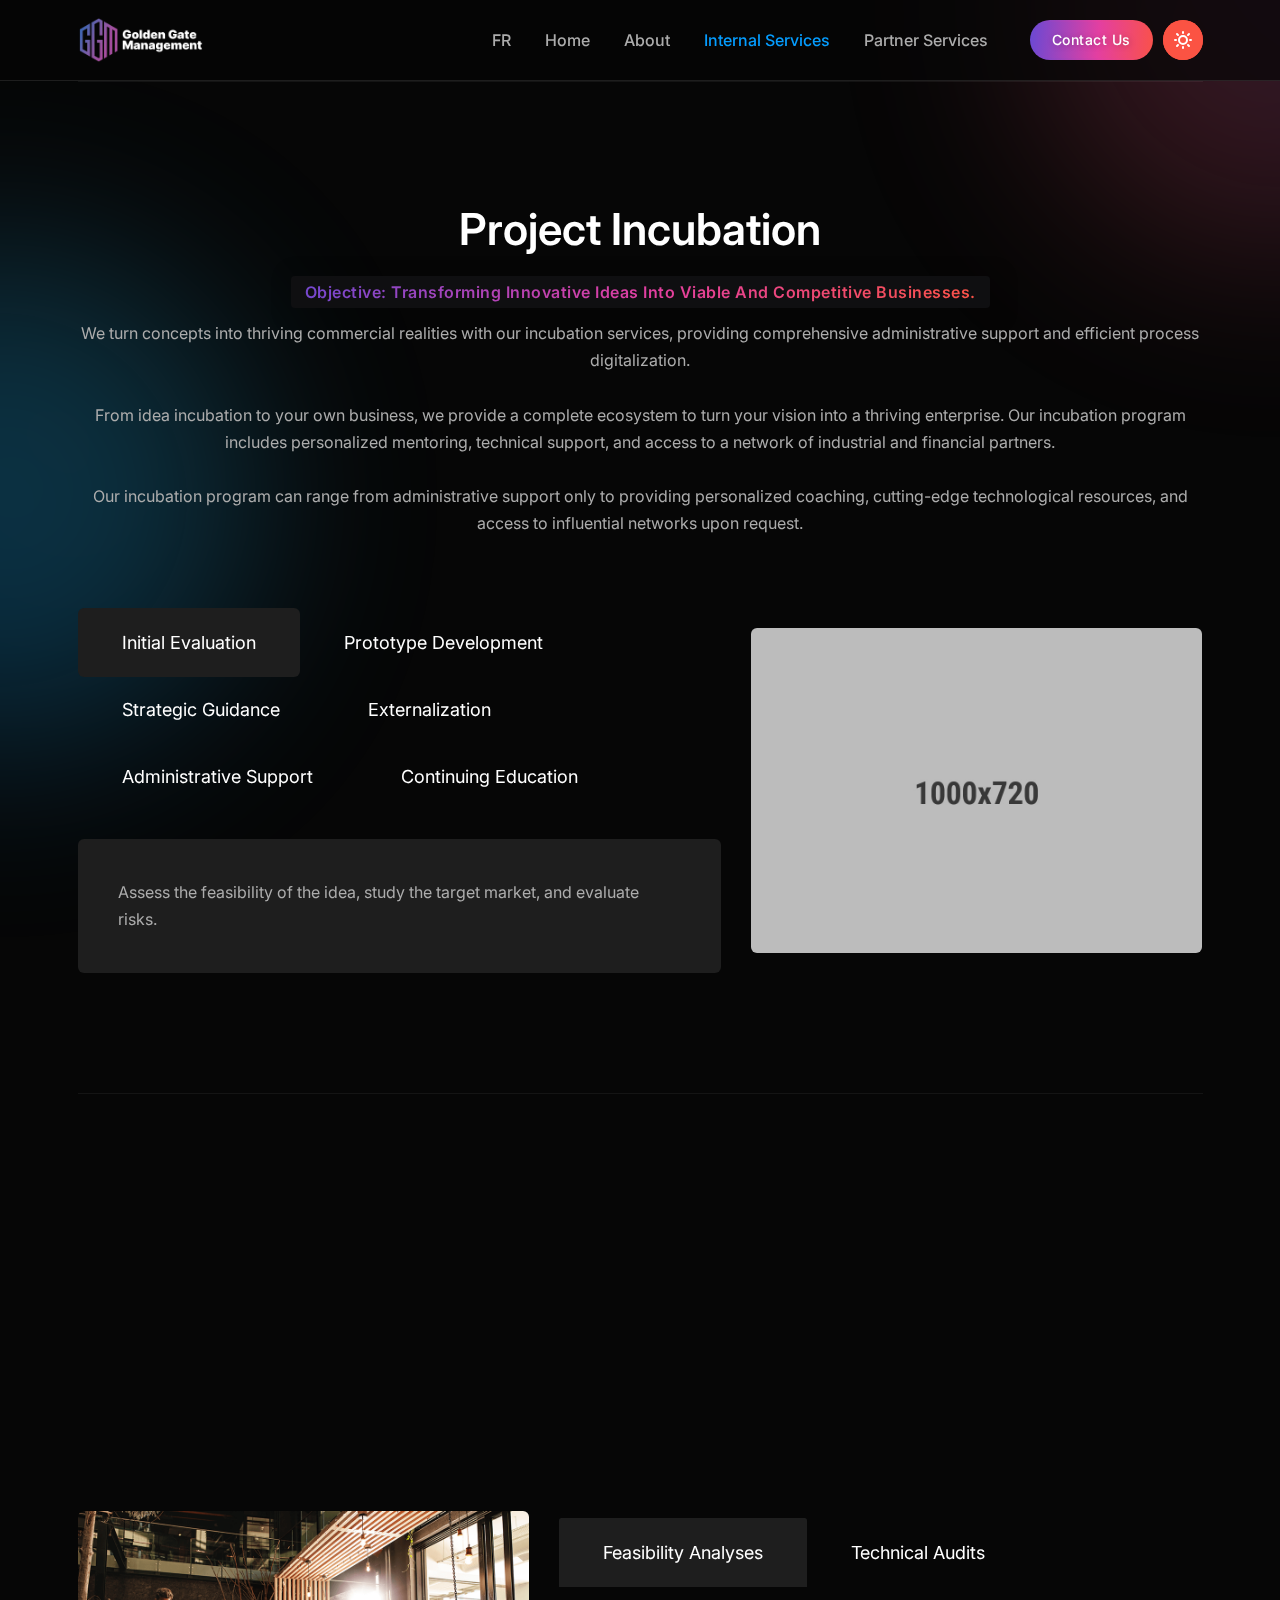
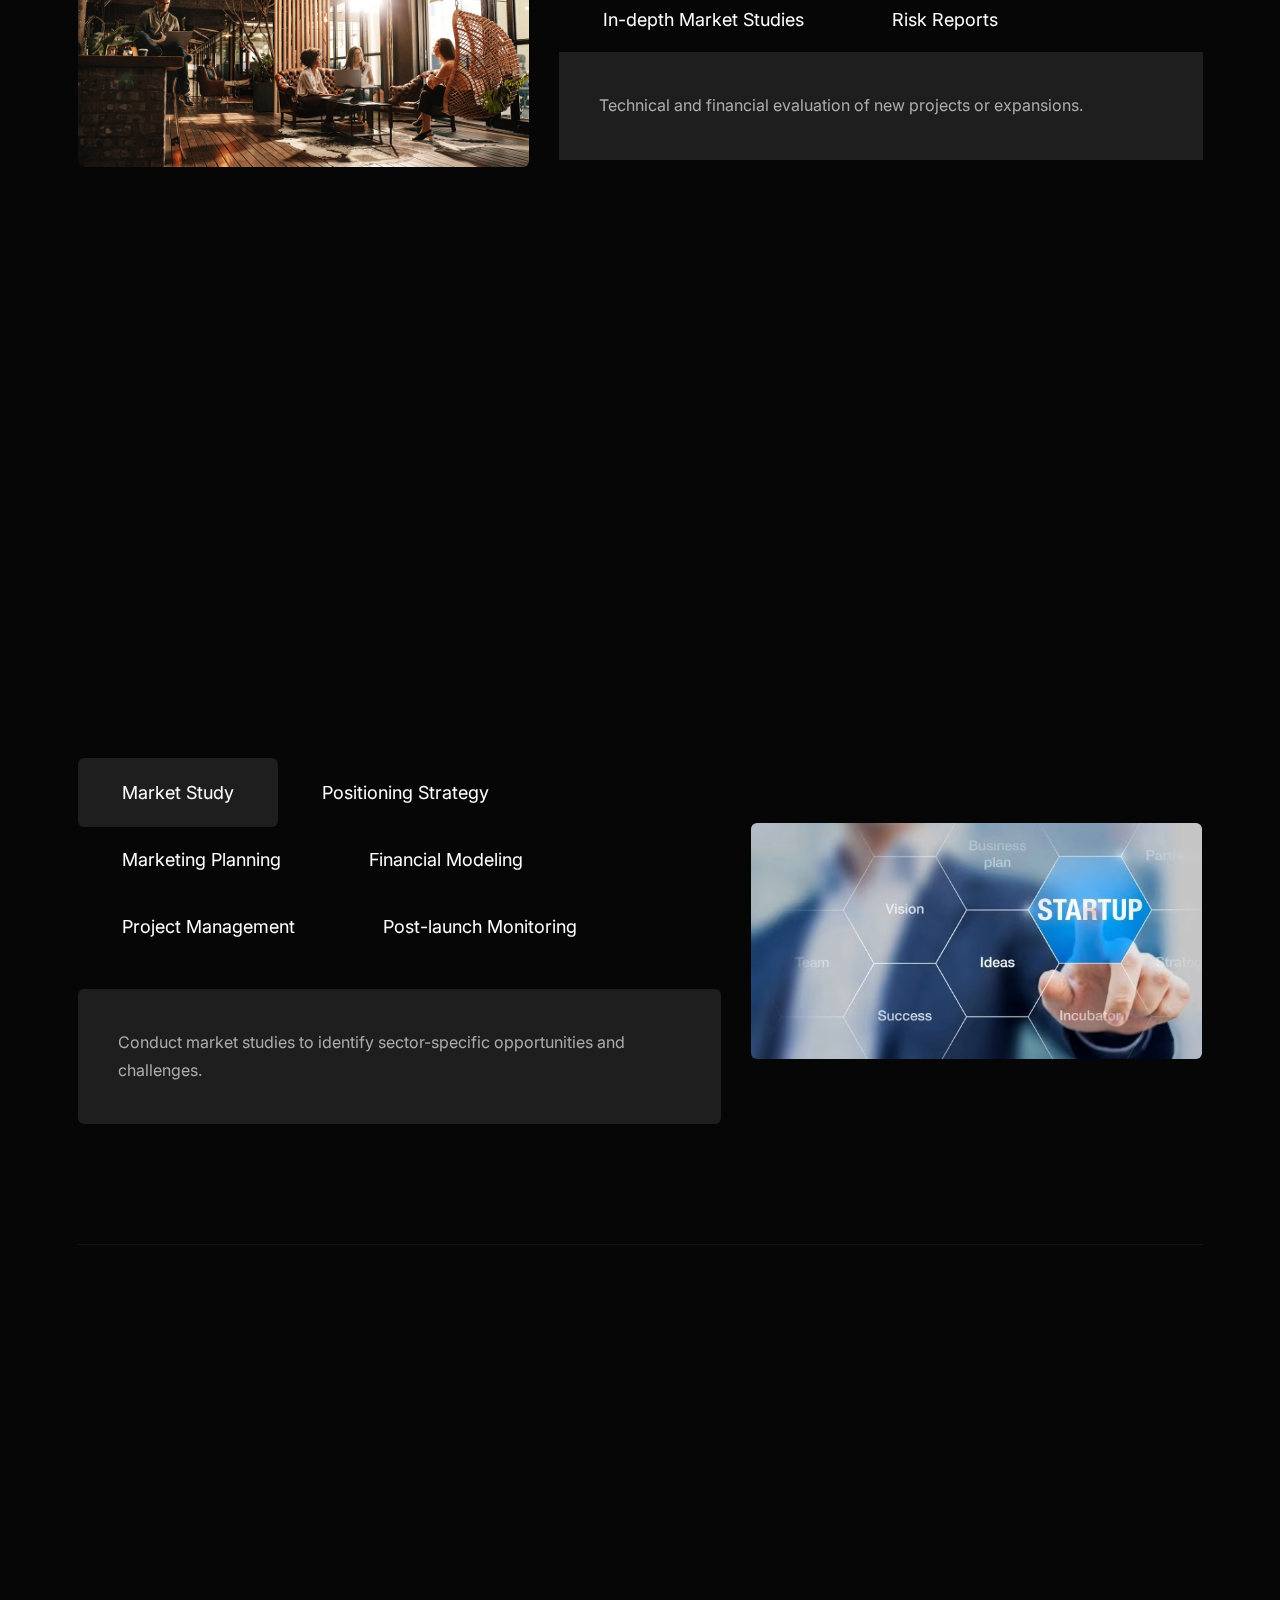
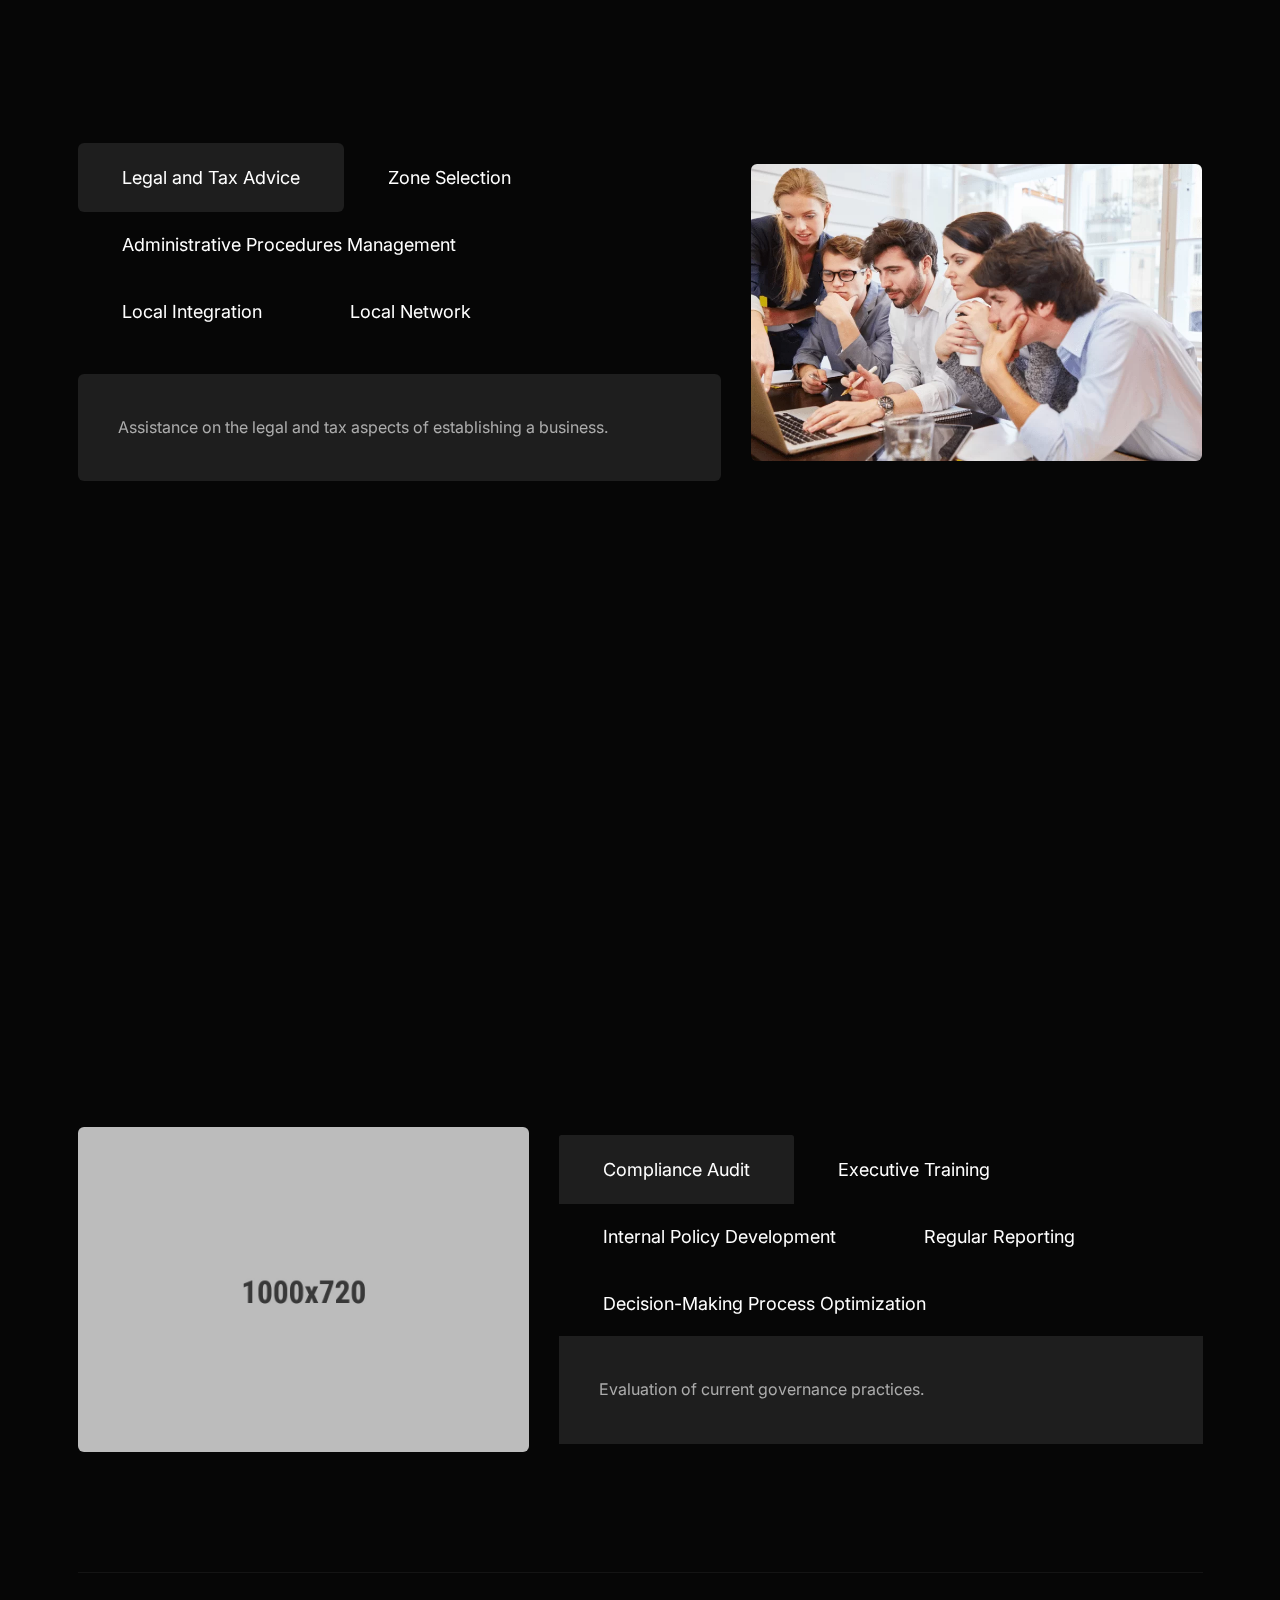
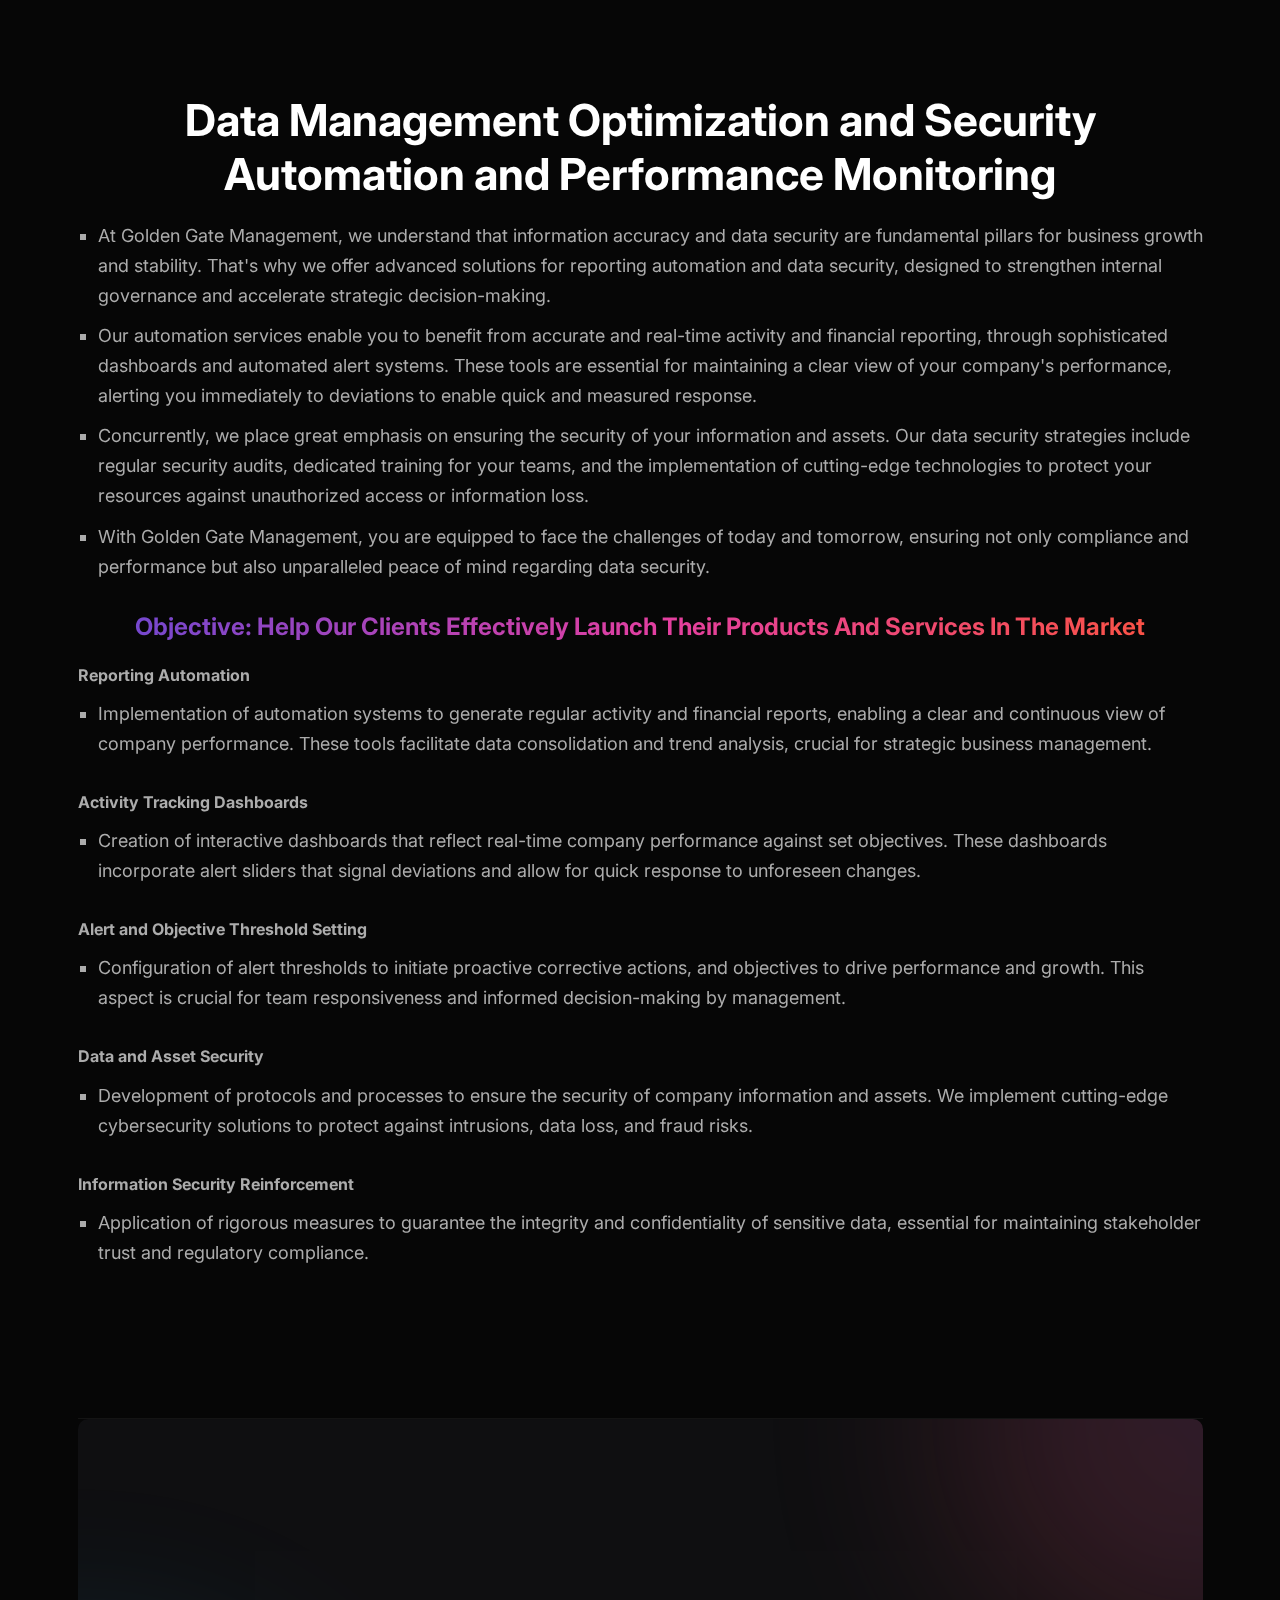
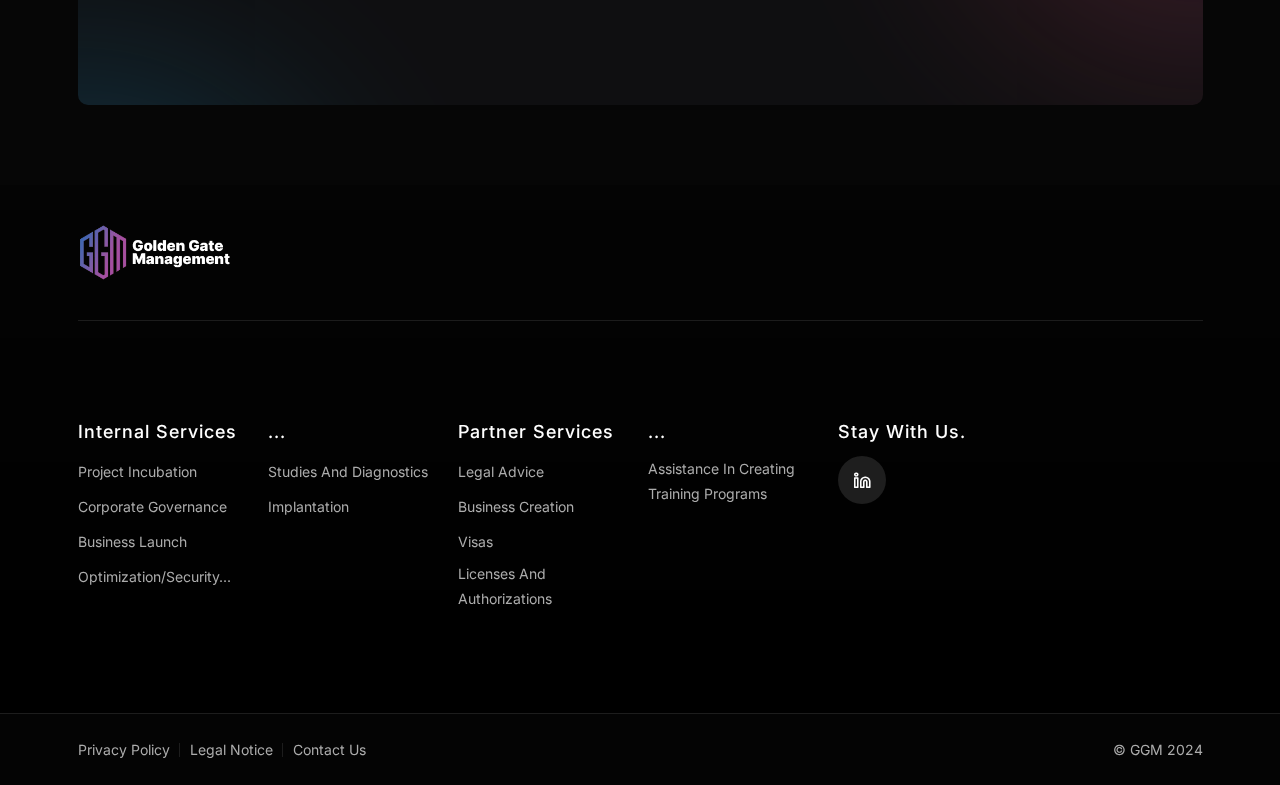
<file: services.html>
<!DOCTYPE html>
<html lang="en">

<head>
    <meta charset="UTF-8">
    <meta name="viewport" content="width=device-width, initial-scale=1.0">
    <meta name="theme-style-mode" content="1">
    <!-- 0 == light, 1 == dark -->

    <title>Golden Gate Management</title>
    <!-- Favicon -->
    <link rel="shortcut icon" type="image/x-icon" href="assets/images/favicon.png">
    <!-- CSS ============================================ -->
    <link rel="stylesheet" href="assets/css/vendor/bootstrap.min.css">
    <link rel="stylesheet" href="assets/css/plugins/animation.css">
    <link rel="stylesheet" href="assets/css/plugins/feature.css">
    <link rel="stylesheet" href="assets/css/plugins/magnify.min.css">
    <link rel="stylesheet" href="assets/css/plugins/slick.css">
    <link rel="stylesheet" href="assets/css/plugins/slick-theme.css">
    <link rel="stylesheet" href="assets/css/plugins/lightbox.css">
    <link rel="stylesheet" href="assets/css/style.css">
</head>


<body>
    <main class="page-wrapper">
        <!-- Start Header Area  -->
        <header class="rainbow-header header-default header-not-transparent header-sticky">
            <div class="container position-relative">
                <div class="row align-items-center row--0">
                    <div class="col-lg-3 col-md-6 col-4">
                        <div class="logo">
                            <a href="index.html">
                                <img class="logo-light" src="assets/images/logo/logo.png" alt="Corporate Logo">
                                <img class="logo-dark" src="assets/images/logo/logo-dark.png" alt="Corporate Logo">
                            </a>
                        </div>
                    </div>
                    <div class="col-lg-9 col-md-6 col-8 position-static">
                        <div class="header-right">

                            <nav class="mainmenu-nav d-none d-lg-block">
                                <ul class="mainmenu">
                                    <li><a href="servicesfr.html">FR</a></li>
                                    <li class="with-megamenu has-menu-child-item position-relative"><a href="index.html">Home</a>
                                    </li>
                                    <li><a href="about.html">About</a></li>


                                    <li class="has-droupdown has-menu-child-item"><a href="services.html">Internal Services</a>
                                        <ul class="submenu">
                                            <li><a href="services.html#a1">Project Incubation</a></li>
                                            <li><a href="services.html#e1">Studies and Diagnostics</a></li>
                                            <li><a href="services.html#c1">Business Launch</a></li>
                                            <li><a href="services.html#f1">Implementation</a></li>
                                            <li><a href="services.html#b1">Corporate Governance</a></li>
                                            <li><a href="services.html#d1">Optimization/Securing...</a></li>
                                        </ul>
                                    </li>
                                    <li class="has-droupdown has-menu-child-item"><a href="servicesext.html">Partner Services</a>
                                        <ul class="submenu">
                                            <li><a href="servicesext.html#f2">Fundraising</a></li>
                                            <li><a href="servicesext.html#b2">Business Creation</a></li>
                                            <li><a href="servicesext.html#a2">Legal Advice</a></li>
                                            <li><a href="servicesext.html#e2">Licenses and Authorizations</a></li>
                                            <li><a href="servicesext.html#c2">Assistance in Program Formation</a></li>
                                            <li><a href="servicesext.html#d2">Visas</a></li>
                                        </ul>
                                    </li>
                                </ul>
                            </nav>

                            <!-- Start Header Btn  -->
                            <div class="header-btn">
                                <a class="btn-default btn-small round" href="contact.html">Contact Us</a>
                            </div>
                            <!-- End Header Btn  -->

                            <!-- Start Mobile-Menu-Bar -->
                            <div class="mobile-menu-bar ml--5 d-block d-lg-none">
                                <div class="hamberger">
                                    <button class="hamberger-button">
                                        <i class="feather-menu"></i>
                                    </button>
                                </div>
                            </div>
                            <!-- Start Mobile-Menu-Bar -->

                            <div id="my_switcher" class="my_switcher">
                                <ul>
                                    <li>
                                        <a href="javascript: void(0);" data-theme="light" class="setColor light">
                                            <img class="sun-image" src="assets/images/icons/sun-01.svg" alt="Sun images">
                                        </a>
                                    </li>
                                    <li>
                                        <a href="javascript: void(0);" data-theme="dark" class="setColor dark">
                                            <img class="Victor Image" src="assets/images/icons/vector.svg" alt="Vector Images">
                                        </a>
                                    </li>
                                </ul>
                            </div>

                        </div>
                    </div>
                </div>
            </div>
        </header>
        <!-- End Header Area  -->
        <div class="popup-mobile-menu">
            <div class="inner">
                <div class="header-top">
                    <div class="logo">
                        <a href="index.html">
                            <img class="logo-light" src="assets/images/logo/logo.png" alt="Corporate Logo">
                            <img class="logo-dark" src="assets/images/logo/logo-dark.png" alt="Corporate Logo">
                        </a>
                    </div>
                    <div class="close-menu">
                        <button class="close-button">
                            <i class="feather-x"></i>
                        </button>
                    </div>
                </div>
                <ul class="mainmenu">
                    
                    <li class=""><a href="index.html">Home</a>

                    </li>
                    <li><a href="about.html">About</a></li>

                    <li class="has-droupdown has-menu-child-item"><a href="services.html">Services</a>
                        <ul class="submenu">
                            <li><a href="services.html#a1">Project Incubation</a></li>
                            <li><a href="services.html#b1">Corporate Governance</a></li>
                            <li><a href="services.html#c1">Business Launch</a></li>
                            <li><a href="services.html#d1">Optimization/Securing...</a></li>
                            <li><a href="services.html#e1">Studies and Diagnostics</a></li>
                            <li><a href="services.html#f1">Creation and Implementation</a></li>
                        </ul>
                    </li>
                    <li class="has-droupdown has-menu-child-item"><a href="servicesext.html">Partner Services</a>
                        <ul class="submenu">
                            <li><a href="servicesext.html#f2">Fundraising</a></li>
                            <li><a href="servicesext.html#a2">Legal Advice</a></li>
                            <li><a href="servicesext.html#b2">Business Creation</a></li>
                            <li><a href="servicesext.html#c2">Assistance in Program Formation</a></li>
                            <li><a href="servicesext.html#d2">Visas</a></li>
                            <li><a href="servicesext.html#e2">Licenses and Authorizations</a></li>
                        </ul>
                    </li>
                    <li><a href="contact.html">Contact Us</a></li>
                    <li><a href="servicesextfr.html">FR</a></li>
                </ul>
            </div>
        </div>
        <!-- Start Theme Style  -->
        <div>
            <div class="rainbow-gradient-circle"></div>
            <div class="rainbow-gradient-circle theme-pink"></div>
        </div>
        <!-- End Theme Style  -->



        <!-- Start Team Area  -->
        <div class="main-content">

                           

            <!-- Start Seperator Area  -->
            <div class="rbt-separator-mid">
                <div class="container">
                    <hr class="rbt-separator m-0">
                </div>
            </div>
            <!-- End Seperator Area  -->

<!-- Start tab Style Two  -->
<div id="a1" class="rainbow-tab-area rainbow-section-gap">
    <div class="container">
        <div class="row mb--40">
            <div class="col-lg-12">
                <div class="section-title text-center" data-sal="slide-up" data-sal-duration="700" data-sal-delay="100">
                    <h2 class="title w-600 mb--20">Project Incubation</h2>
                    <h4 class="subtitle "><span class="theme-gradient">Objective: Transforming innovative ideas into viable and competitive businesses.</span></h4>
                    <p>We turn concepts into thriving commercial realities with our incubation services, providing comprehensive administrative support and efficient process digitalization.<br><br>
                        From idea incubation to your own business, we provide a complete ecosystem to turn your vision into a thriving enterprise. Our incubation program includes personalized mentoring, technical support, and access to a network of industrial and financial partners.<br><br>
                        Our incubation program can range from administrative support only to providing personalized coaching, cutting-edge technological resources, and access to influential networks upon request.
                    </p>
                </div>
            </div>
        </div>
        <div>
            <div class="row row row--30 align-items-center">
                <div class="col-lg-5 order-1 order-lg-2">
                    <img class="radius-small" src="assets/images/tab/tabs-01.jpg" alt="Corporate Template">
                </div>

                <div class="col-lg-7 mt_md--40 mt_sm--40 order-2 order-lg-1">
                    <div class="rainbow-default-tab style-two">
                        <ul class="nav nav-tabs tab-button" role="tablist">
                            <li class="nav-item tabs__tab " role="presentation">
                                <button class="nav-link active" id="irin-tab" data-bs-toggle="tab" data-bs-target="#irin" type="button" role="tab" aria-controls="irin" aria-selected="true">Initial Evaluation</button>
                            </li>
                            <li class="nav-item tabs__tab " role="presentation">
                                <button class="nav-link" id="nipa-tab" data-bs-toggle="tab" data-bs-target="#nipa" type="button" role="tab" aria-controls="nipa" aria-selected="false">Prototype Development</button>
                            </li>
                            <li class="nav-item tabs__tab " role="presentation">
                                <button class="nav-link" id="supa-tab" data-bs-toggle="tab" data-bs-target="#supa" type="button" role="tab" aria-controls="supa" aria-selected="false">Strategic Guidance</button>
                            </li>
                            <li class="nav-item tabs__tab " role="presentation">
                                <button class="nav-link" id="a-tab" data-bs-toggle="tab" data-bs-target="#a" type="button" role="tab" aria-controls="a" aria-selected="false">Externalization</button>
                            </li>
                            <li class="nav-item tabs__tab " role="presentation">
                                <button class="nav-link" id="b-tab" data-bs-toggle="tab" data-bs-target="#b" type="button" role="tab" aria-controls="b" aria-selected="false">Administrative Support</button>
                            </li>
                            <li class="nav-item tabs__tab " role="presentation">
                                <button class="nav-link" id="c-tab" data-bs-toggle="tab" data-bs-target="#c" type="button" role="tab" aria-controls="c" aria-selected="false">Continuing Education</button>
                            </li>
                        </ul>
                        <div class="rainbow-tab-content tab-content">
                            <div class="tab-pane fade show active" id="irin" role="tabpanel" aria-labelledby="irin-tab">
                                <p>Assess the feasibility of the idea, study the target market, and evaluate risks.</p>
                            </div>

                            <div class="tab-pane fade" id="nipa" role="tabpanel" aria-labelledby="profile-tab">
                                <p>Assist in the design and development of prototypes to test the market and improve the product.</p>
                            </div>

                            <div class="tab-pane fade" id="supa" role="tabpanel" aria-labelledby="contact-tab">
                                <p>Provide personalized coaching in business strategy and product development.</p>
                            </div>
                            <div class="tab-pane fade" id="a" role="tabpanel" aria-labelledby="a-tab">
                                <p>Organize the project's autonomy by creating a legal existence with assistance in all necessary administrative procedures for business creation.</p>
                            </div>
                            <div class="tab-pane fade" id="b" role="tabpanel" aria-labelledby="b-tab">
                                <p>For the initial steps of your project, we provide comprehensive support with our administrative address, dedicated communication means, and a sub-bank account.</p>
                            </div>
                            <div class="tab-pane fade" id="c" role="tabpanel" aria-labelledby="c-tab">
                                <p>Organize workshops and training sessions on specific topics such as digital marketing, financial management, and business law.</p>
                            </div>
                        </div>
                    </div>

                </div>
            </div>
        </div>
    </div>
</div>
<!-- Start tab Style Two  -->
<!-- Start Seperator Area  -->
<div class="rbt-separator-mid">
    <div class="container">
        <hr class="rbt-separator m-0">
    </div>
</div>
<!-- End Seperator Area  -->
<!-- Start tab Style One  -->
<div id="e1" class="rainbow-tab-area rainbow-section-gap">
    <div class="container">
        <div class="row mb--40">
            <div class="col-lg-12">
                <div class="section-title text-center" data-sal="slide-up" data-sal-duration="700" data-sal-delay="100">
                    <h2 class="title w-600 mb--20">Studies and Diagnostics</h2>
                    <h4 class="subtitle "><span class="theme-gradient">Objective: Provide a solid foundation for investment and development decisions through in-depth analysis.</span></h4>
                    <p>Before diving in, let us evaluate the technical and financial feasibility of your projects with in-depth analysis to ensure the best decision making.<br><br>
                        With our evidence-based approach, we assess the viability of your projects through detailed market studies and technical diagnostics, providing you with a solid foundation for your investment decisions.
                    </p>
                </div>
            </div>
        </div>

        <div class="row row row--30 align-items-center">
            <div class="col-lg-5">
                <img class="radius-small" src="assets/images/tab/tabs-04.png" alt="Corporate Template">
            </div>
            <div class="col-lg-7 mt_md--40 mt_sm--40 order-2 order-lg-1">
                <div class="rainbow-default-tab">
                    <ul class="nav

 nav-tabs tab-button" role="tablist">
                        <li class="nav-item tabs__tab " role="presentation">
                            <button class="nav-link active" id="da-tab" data-bs-toggle="tab" data-bs-target="#da" type="button" role="tab" aria-controls="da" aria-selected="true">Feasibility Analyses</button>
                        </li>
                        <li class="nav-item tabs__tab " role="presentation">
                            <button class="nav-link" id="db-tab" data-bs-toggle="tab" data-bs-target="#db" type="button" role="tab" aria-controls="db" aria-selected="false">Technical Audits</button>
                        </li>
                        <li class="nav-item tabs__tab " role="presentation">
                            <button class="nav-link" id="dc-tab" data-bs-toggle="tab" data-bs-target="#dc" type="button" role="tab" aria-controls="dc" aria-selected="false">In-depth Market Studies</button>
                        </li>
                        <li class="nav-item tabs__tab " role="presentation">
                            <button class="nav-link" id="dd-tab" data-bs-toggle="tab" data-bs-target="#dd" type="button" role="tab" aria-controls="dd" aria-selected="false">Risk Reports</button>
                        </li>
                    </ul>
                    <div class="rainbow-tab-content tab-content">
                        <div class="tab-pane fade show active" id="da" role="tabpanel" aria-labelledby="da-tab">
                            <p>Technical and financial evaluation of new projects or expansions.</p>
                        </div>

                        <div class="tab-pane fade" id="db" role="tabpanel" aria-labelledby="db-tab">
                            <p>Inspection and evaluation of technological infrastructures and operational processes.</p>
                        </div>

                        <div class="tab-pane fade" id="dc" role="tabpanel" aria-labelledby="dc-tab">
                            <p>Collection and analysis of data to support product development and entry into new markets.</p>
                        </div>
                        <div class="tab-pane fade" id="dd" role="tabpanel" aria-labelledby="dd-tab">
                            <p>Identification and evaluation of potential risks associated with new investments or strategies.</p>
                        </div>
                    </div>
                </div>
            </div>
        </div>

    </div>
</div>
<!-- Start tab Style One  -->


<!-- Start tab Style Two  -->
<div id="c1" class="rainbow-tab-area rainbow-section-gap">
    <div class="container">
        <div class="row mb--40">
            <div class="col-lg-12">
                <div class="section-title text-center" data-sal="slide-up" data-sal-duration="700" data-sal-delay="100">
                    <h2 class="title w-600 mb--20">Business Launch</h2>
                    <h4 class="subtitle "><span class="theme-gradient">Objective: Help our clients effectively launch their products or services in the market</span></h4>
                    <p>Our economic modeling experts guide you to the best market path, optimizing your business model to maximize revenue and minimize costs. Analyze the market accurately with our market positioning expertise. We help you define the best step-by-step process, guiding you towards innovative and profitable distribution and marketing strategies.<br><br>
                        We analyze the market, create prototypes, test the product, and define the most effective pricing and distribution strategies for a successful launch. Our clients benefit from tailored support to navigate the crucial early stages of marketing.</p>
                </div>
            </div>
        </div>
        <div>
            <div class="row row row--30 align-items-center">
                <div class="col-lg-5 order-1 order-lg-2">
                    <img class="radius-small" src="assets/images/tab/tabs-03.avif" alt="Corporate Template">
                </div>

                <div class="col-lg-7 mt_md--40 mt_sm--40 order-2 order-lg-1">
                    <div class="rainbow-default-tab style-two">
                        <ul class="nav nav-tabs tab-button" role="tablist">
                            <li class="nav-item tabs__tab " role="presentation">
                                <button class="nav-link active" id="ba-tab" data-bs-toggle="tab" data-bs-target="#ba" type="button" role="tab" aria-controls="ba" aria-selected="true">Market Study</button>
                            </li>
                            <li class="nav-item tabs__tab " role="presentation">
                                <button class="nav-link" id="bb-tab" data-bs-toggle="tab" data-bs-target="#bb" type="button" role="tab" aria-controls="bb" aria-selected="false">Positioning Strategy</button>
                            </li>
                            <li class="nav-item tabs__tab " role="presentation">
                                <button class="nav-link" id="bc-tab" data-bs-toggle="tab" data-bs-target="#bc" type="button" role="tab" aria-controls="bc" aria-selected="false">Marketing Planning</button>
                            </li>
                            <li class="nav-item tabs__tab " role="presentation">
                                <button class="nav-link" id="bd-tab" data-bs-toggle="tab" data-bs-target="#bd" type="button" role="tab" aria-controls="bd" aria-selected="false">Financial Modeling</button>
                            </li>
                            <li class="nav-item tabs__tab " role="presentation">
                                <button class="nav-link" id="be-tab" data-bs-toggle="tab" data-bs-target="#be" type="button" role="tab" aria-controls="be" aria-selected="false">Project Management</button>
                            </li>
                            <li class="nav-item tabs__tab " role="presentation">
                                <button class="nav-link" id="bf-tab" data-bs-toggle="tab" data-bs-target="#bf" type="button" role="tab" aria-controls="bf" aria-selected="false">Post-launch Monitoring</button>
                            </li>
                        </ul>
                        <div class="rainbow-tab-content tab-content">
                            <div class="tab-pane fade show active" id="ba" role="tabpanel" aria-labelledby="ba-tab">
                                <p>Conduct market studies to identify sector-specific opportunities and challenges.</p>
                            </div>

                            <div class="tab-pane fade" id="bb" role="tabpanel" aria-labelledby="bb-tab">
                                <p>Define the company and product positioning in the market.</p>
                            </div>

                            <div class="tab-pane fade" id="bc" role="tabpanel" aria-labelledby="bc-tab">
                                <p>Develop tailored marketing and communication strategies.</p>
                            </div>
                            <div class="tab-pane fade" id="bd" role="tabpanel" aria-labelledby="bd-tab">
                                <p>Create financial models to forecast revenues and expenses.</p>
                            </div>
                            <div class="tab-pane fade" id="be" role="tabpanel" aria-labelledby="be-tab">
                                <p>Supervise the launch process, from planning to execution.</p>
                            </div>
                            <div class="tab-pane fade" id="bf" role="tabpanel" aria-labelledby="bf-tab">
                                <p>Analyze performance and adjust strategies accordingly.</p>
                            </div>
                        </div>
                    </div>

                </div>

            </div>
        </div>
    </div>
</div>
<!-- Start tab Style Two  -->

                                                        <!-- Start Seperator Area  -->
                                                        <div class="rbt-separator-mid">
                                                            <div class="container">
                                                                <hr class="rbt-separator m-0">
                                                            </div>
                                                        </div>
                                                        <!-- End Seperator Area  -->

<!-- Start tab Style Two  -->
<div id="f1" class="rainbow-tab-area rainbow-section-gap">
    <div class="container">
        <div class="row mb--40">
            <div class="col-lg-12">
                <div class="section-title text-center" data-sal="slide-up" data-sal-duration="700" data-sal-delay="100">
                    <h2 class="title w-600 mb--20">Business Implementation</h2>
                    <h4 class="subtitle "><span class="theme-gradient">Objective: Facilitate the establishment and expansion of businesses according to their activities and needs.</span></h4>
                    <p>Benefit from our local and international expertise to establish or expand your business.
                        From creation to implementation, we simplify the process.<br><br>
                        Leverage our in-depth knowledge of regulatory and commercial frameworks via our partners to establish or expand your business with confidence and compliance.<br><br>
                        We not only facilitate the creation of your business but also optimize your fiscal and legal structure to fully capitalize on the business advantages of the world's best entrepreneurial regions. Our support includes advice on local regulations.
                    </p>
                </div>
            </div>
        </div>
        <div>
            <div class="row row row--30 align-items-center">
                <div class="col-lg-5 order-1 order-lg-2">
                    <img class="radius-small" src="assets/images/tab/tabs-05.webp" alt="Corporate Template">
                </div>

                <div class="col-lg-7 mt_md--40 mt_sm--40 order-2 order-lg-1">
                    <div class="rainbow-default-tab style-two">
                        <ul class="nav nav-tabs tab-button" role="tablist">
                            <li class="nav-item tabs__tab " role="presentation">
                                <button class="nav-link active" id="ea-tab" data-bs-toggle="tab" data-bs-target="#ea" type="button" role="tab" aria-controls="ea" aria-selected="true">Legal and Tax Advice</button>
                            </li>
                            <li class="nav-item tabs__tab " role="presentation">
                                <button class="nav-link" id="eb-tab" data-bs-toggle="tab" data-bs-target="#eb" type="button" role="tab" aria-controls="eb" aria-selected="false">Zone Selection</button>
                            </li>
                            <li class="nav-item tabs__tab " role="presentation">
                                <button class="nav-link" id="ec-tab" data-bs-toggle="tab" data-bs-target="#ec" type="button" role="tab" aria-controls="ec" aria-selected="false">Administrative Procedures Management</button>
                            </li>
                            <li class="nav-item tabs__tab " role="presentation">
                                <button class="nav-link" id="ed-tab" data-bs-toggle="tab" data-bs-target="#ed" type="button" role="tab" aria-controls="ed" aria-selected="false">Local Integration</button>
                            </li>
                            <li class="nav-item tabs__tab " role="presentation">
                                <button class="nav-link" id="ee-tab" data-bs-toggle="tab" data-bs-target="#ee" type="button" role="tab" aria-controls="ee" aria-selected="false">Local Network</button>
                            </li>
                        </ul>
                        <div class="rainbow-tab-content tab-content">
                            <div class="tab-pane fade show active" id="ea" role="tabpanel" aria-labelledby="ea-tab">
                                <p>Assistance on the legal and tax aspects of establishing a business.</p>
                            </div>

                            <div class="tab-pane fade" id="eb" role="tabpanel" aria-labelledby="eb">
                                <p>Help in selecting the most suitable zone for the business needs.</p>
                            </div>

                            <div class="tab-pane fade" id="ec" role="tabpanel" aria-labelledby="ec-tab">
                                <p>Support in administrative procedures for business creation.</p>
                            </div>
                            <div class="tab-pane fade" id="ed" role="tabpanel" aria-labelledby="ed-tab">
                                <p>Advice on cultural and business adaptation in the region.</p>
                            </div>
                            <div class="tab-pane fade" id="ee" role="tabpanel" aria-labelledby="ee-tab">
                                <p>Introduction to local business networks and potential partners.</p>
                            </div>
                        </div>
                    </div>

                </div>

            </div>
        </div>
    </div>
</div>
<!-- Start tab Style Two  -->


               <!-- Start tab Style One  -->
               <div id="b1" class="rainbow-tab-area rainbow-section-gap">
                <div class="container">
                    <div class="row mb--40">
                        <div class="col-lg-12">
                            <div class="section-title text-center" data-sal="slide-up" data-sal-duration="700" data-sal-delay="100">
                                <h2 class="title w-600 mb--20">Corporate Governance</h2>
                                <h4 class="subtitle "><span class="theme-gradient">Objective: Improve the organizational structure and compliance of the company for more effective and responsible management.</span></h4>
                                <p>Our corporate governance specialists help you structure or restructure your organization for maximum efficiency, ensuring compliance and integrity at every step.<br><br>
                                    Enhance the structure and organization of your company with our corporate governance services. We assist you in establishing strong practices that promote transparency and accountability.<br><br>
                                    Our governance advisory transforms your organizational structure to enhance operational efficiency, decision-making processes, and relationships with customers, suppliers, and partners.
                                    </p>
                            </div>
                        </div>
                    </div>

                    <div class="row row row--30 align-items-center">
                        <div class="col-lg-5">
                            <img class="radius-small" src="assets/images/tab/tabs-02.jpg" alt="Corporate Template">
                        </div>
                        <div class="col-lg-7 mt_md--40 mt_sm--40 order-2 order-lg-1">
                            <div class="rainbow-default-tab">
                                <ul class="nav nav-tabs tab-button" role="tablist">
                                    <li class="nav-item tabs__tab " role="presentation">
                                        <button class="nav-link active" id="ca-tab" data-bs-toggle="tab" data-bs-target="#ca" type="button" role="tab" aria-controls="ca" aria-selected="true">Compliance Audit</button>
                                    </li>
                                    <li class="nav-item tabs__tab " role="presentation">
                                        <button class="nav-link" id="cc-tab" data-bs-toggle="tab" data-bs-target="#cc" type="button" role="tab" aria-controls="cc" aria-selected="false">Executive Training</button>
                                    </li>
                                    <li class="nav-item tabs__tab " role="presentation">
                                        <button class="nav-link" id="cb-tab" data-bs-toggle="tab" data-bs-target="#cb" type="button" role="tab" aria-controls="cb" aria-selected="false">Internal Policy Development</button>
                                    </li>
                                    <li class="nav-item tabs__tab " role="presentation">
                                        <button class="nav-link" id="ce-tab" data-bs-toggle="tab" data-bs-target="#ce" type="button" role="tab" aria-controls="ce" aria-selected="false">Regular Reporting</button>
                                    </li>
                                    <li class="nav-item tabs__tab " role="presentation">
                                        <button class="nav-link" id="cd-tab" data-bs-toggle="tab" data-bs-target="#cd" type="button" role="tab" aria-controls="cd" aria-selected="false">Decision-Making Process Optimization</button>
                                    </li>
                                </ul>
                                <div class="rainbow-tab-content tab-content">
                                    <div class="tab-pane fade show active" id="ca" role="tabpanel" aria-labelledby="ca-tab">
                                        <p>Evaluation of current governance practices.</p>
                                    </div>

                                    <div class="tab-pane fade" id="cb" role="tabpanel" aria-labelledby="cb-tab">
                                        <p>Creation and updating of policies to enhance transparency and accountability.</p>
                                    </div>

                                    <div class="tab-pane fade" id="cc" role="tabpanel" aria-labelledby="cc-tab">
                                        <p>Training sessions for executives and board members on best governance practices.</p>
                                    </div>
                                    <div class="tab-pane fade" id="cd" role="tabpanel" aria-labelledby="cd-tab">
                                        <p>Review of processes to ensure quick and effective decision-making.</p>
                                    </div>
                                    <div class="tab-pane fade" id="ce" role="tabpanel" aria-labelledby="ce-tab">
                                        <p>Implementation of reporting systems for performance monitoring and regulatory compliance.</p>
                                    </div>
                                </div>
                            </div>
                        </div>
                    </div>

                </div>
            </div>
            <!-- Start tab Style One  -->
                        <!-- Start Seperator Area  -->
        <div class="rbt-separator-mid">
            <div class="container">
                <hr class="rbt-separator m-0">
            </div>
        </div>
        <!-- End Seperator Area  -->

        
                    <div id="d1" class="rainbow-elements-area rainbow-section-gap">
                        <div class="container">
                            <div class="row">
                                <div class="col-lg-12">
                                    <div class="entry-content">
                                        <h2 style="text-align: center;">Data Management Optimization and Security
                                            Automation and Performance Monitoring</h2>
                                        <ul>
                                            <li>At Golden Gate Management, we understand that information accuracy and data security are fundamental pillars for business growth and stability. That's why we offer advanced solutions for reporting automation and data security, designed to strengthen internal governance and accelerate strategic decision-making.</li>
                                            <li>Our automation services enable you to benefit from accurate and real-time activity and financial reporting, through sophisticated dashboards and automated alert systems. These tools are essential for maintaining a clear view of your company's performance, alerting you immediately to deviations to enable quick and measured response.</li>
                                            <li>Concurrently, we place great emphasis on ensuring the security of your information and assets. Our data security strategies include regular security audits, dedicated training for your teams, and the implementation of cutting-edge technologies to protect your resources against unauthorized access or information loss.</li>
                                            <li>With Golden Gate Management, you are equipped to face the challenges of today and tomorrow, ensuring not only compliance and performance but also unparalleled peace of mind regarding data security.</li>
                                        </ul>
        
                                        <h4 class="subtitle" style="text-align: center;"><span class="theme-gradient">Objective: Help our clients effectively launch their products and services in the market</span></h4>
                                        <p style="margin-bottom: 0px"><strong>Reporting Automation</strong></p>
                                        <ul>
                                            <li>Implementation of automation systems to generate regular activity and financial reports, enabling a clear and continuous view of company performance. These tools facilitate data consolidation and trend analysis, crucial for strategic business management.</li>
                                        </ul>
                                        <p style="margin-bottom: 0px"><strong>Activity Tracking Dashboards</strong></p>
                                        <ul>
                                            <li>Creation of interactive dashboards that reflect real-time company performance against set objectives. These dashboards incorporate alert sliders that signal deviations and allow for quick response to unforeseen changes.</li>
                                        </ul>
                                        <p style="margin-bottom: 0px"><strong>Alert and Objective Threshold Setting</strong></p>
                                        <ul>
                                            <li>Configuration of alert thresholds to initiate proactive

corrective actions, and objectives to drive performance and growth. This aspect is crucial for team responsiveness and informed decision-making by management.</li>
                                        </ul>
                                        <p style="margin-bottom: 0px"><strong>Data and Asset Security</strong></p>
                                        <ul>
                                            <li>Development of protocols and processes to ensure the security of company information and assets. We implement cutting-edge cybersecurity solutions to protect against intrusions, data loss, and fraud risks.</li>
                                        </ul>
                                        <p style="margin-bottom: 0px"><strong>Information Security Reinforcement</strong></p>
                                        <ul>
                                            <li>Application of rigorous measures to guarantee the integrity and confidentiality of sensitive data, essential for maintaining stakeholder trust and regulatory compliance.</li>
                                        </ul>
                                    </div>
                                </div>
                            </div>
                        </div>
                    </div>
                    <!-- End Elements Area  -->

                                            <!-- Start Seperator Area  -->
                                            <div class="rbt-separator-mid">
                                                <div class="container">
                                                    <hr class="rbt-separator m-0">
                                                </div>
                                            </div>
                                            <!-- End Seperator Area  -->

               <!-- Start Call To Action  -->
     <div style="padding-bottom: 80px;"class="rainbow-callto-action-area">
        <div class="wrapper">
            <div class="rainbow-callto-action clltoaction-style-default style-5">
                <div class="container">
                    <div class="row row--0 align-items-center content-wrapper theme-shape">
                        <div class="col-lg-12">
                            <div class="inner">
                                <div class="content text-center" data-sal="slide-up" data-sal-duration="700">
                                    <h2 class="title">Discover how we can help you</h2>
                                    <h6 class="subtitle"></h6>
                                    <div class="call-to-btn text-center">
                                        <a class="btn-default btn-icon" href="contact.html">Contact us<i
                                                class="icon feather-arrow-right"></i>
                                        </a>
                                    </div>
                                </div>
                            </div>
                        </div>
                    </div>
                </div>
            </div>
        </div>
    </div>
    <!-- End Call To Action  -->

        <!-- Start Footer Area  -->
        <footer class="rainbow-footer footer-style-default variation-two">
            <div class="rainbow-callto-action clltoaction-style-default style-7">
                <div class="container">
                    <div class="row row--0 align-items-center content-wrapper">
                        <div class="col-lg-8 col-md-8">
                            <div class="inner">
                                <div class="content text-left">
                                    <div class="logo">
                                        <a href="index.html">
                                            <img class="logo-light" src="assets/images/logo/logo.png" alt="Corporate Logo">
                                            <img class="logo-dark" src="assets/images/logo/logo-dark.png" alt="Corporate Logo">
                                        </a>
                                    </div>
                                </div>
                            </div>
                        </div>
                        <div class="col-lg-4 col-md-4" data-sal="slide-up" data-sal-duration="400" data-sal-delay="150">
                            <div class="call-to-btn text-left mt_sm--20 text-lg-right">
                                <a class="btn-default" href="contact.html">Contact Us
                            <i class="feather-arrow-right"></i>
                        </a>
                            </div>
                        </div>
                    </div>
                </div>
            </div>
            <div class="footer-top">
                <div class="container">
                    <div class="row">
                        <div class="col-lg-2 col-md-6 col-sm-6 col-12">
                            <div class="rainbow-footer-widget">
                                <h4 class="title"><a href="services.html">Internal Services</a></h4>
                                <div class="inner">
                                    <ul class="footer-link link-hover">
                                        <li><a href="services.html#a1">Project Incubation</a></li>
                                        <li><a href="services.html#b1">Corporate Governance</a></li>
                                        <li><a href="services.html#c1">Business Launch</a></li>
                                        <li><a href="services.html#d1">Optimization/Security...</a></li>
                                    </ul>
                                </div>
                            </div>
                        </div>
                        <div class="col-lg-2 col-md-6 col-sm-6 col-12">
                            <div class="rainbow-footer-widget">
                                <div class="widget-menu-top">
                                    <h4 class="title">...</h4>
                                    <div class="inner">
                                        <ul class="footer-link link-hover">
                                            <li><a href="services.html#e1">Studies and Diagnostics</a></li>
                                            <li><a href="services.html#f1">Implantation</a></li>
                                        </ul>
                                    </div>
                                </div>
                            </div>
                        </div>
                        <div class="col-lg-2 col-md-6 col-sm-6 col-12">
                            <div class="rainbow-footer-widget">
                                <h4 class="title"><a href="servicesext.html">Partner Services</a></h4>
                                <div class="inner">
                                    <ul class="footer-link link-hover">
                                        <li><a href="servicesext.html#a2">Legal Advice</a></li>
                                        <li><a href="servicesext.html#b2">Business Creation</a></li>
                                        <li><a href="servicesext.html#c2">Visas</a></li>
                                        <li><a href="servicesext.html#d2">Licenses and Authorizations</a></li>
                                    </ul>
                                </div>
                            </div>
                        </div>
                        <div class="col-lg-2 col-md-6 col-sm-6 col-12">
                            <div class="rainbow-footer-widget">
                                <h4 class="title">...</h4>
                                <div class="inner">
                                    <ul class="footer-link link-hover">
                                        <li><a href="servicesext.html#e2">Assistance in Creating Training Programs</a></li>
                                    </ul>
                                </div>
                            </div>
                        </div>
                        <div class="col-lg-4 col-md-6 col-sm-6 col-12">
                            <div class="rainbow-footer-widget">
                                <h4 class="title">Stay With Us.</h4>
                                <div class="inner">
                                    <ul class="social-icon social-default justify-content-start">
                                        <li>
                                            <a href="https://ae.linkedin.com/company/golden-gate-management">
                                                <i class="feather-linkedin"></i>
                                            </a>
                                        </li>
                                    </ul>
                                </div>
                            </div>
                        </div>
                    </div>
                </div>
            </div>
        </footer>
        <!-- End Footer Area  -->
        <!-- End Footer Area  -->
        <!-- Start Copy Right Area  -->
        <div class="copyright-area copyright-style-one">
            <div class="container">
                <div class="row align-items-center">
                    <div class="col-lg-6 col-md-8 col-sm-12 col-12">
                        <div class="copyright-left">
                            <ul class="ft-menu link-hover">
                                <li>
                                    <a href="privacy-policy.html">Privacy Policy</a>
                                </li>
                                <li>
                                    <a href="privacy-policy.html">Legal Notice</a>
                                </li>
                                <li>
                                    <a href="contact.html">Contact Us</a>
                                </li>
                            </ul>
                        </div>
                    </div>
                    <div class="col-lg-6 col-md-4 col-sm-12 col-12">
                        <div class="copyright-right text-center text-lg-end">
                            <p class="copyright-text">© GGM 2024</p>
                        </div>
                    </div>
                </div>
            </div>
        </div>
        <!-- End Copy Right Area  -->
    </main>
    <!-- All Scripts  -->
    <!-- Start Top To Bottom Area  -->
    <div class="rainbow-back-top">
        <i class="feather-arrow-up"></i>
    </div>
    <!-- End Top To Bottom Area  -->
    <!-- JS
============================================ -->
    <script src="assets/js/vendor/modernizr.min.js"></script>
    <script src="assets/js/vendor/jquery.min.js"></script>
    <script src="assets/js/vendor/bootstrap.min.js"></script>
    <script src="assets/js/vendor/popper.min.js"></script>
    <script src="assets/js/vendor/waypoint.min.js"></script>
    <script src="assets/js/vendor/wow.min.js"></script>
    <script src="assets/js/vendor/counterup.min.js"></script>
    <script src="assets/js/vendor/feather.min.js"></script>
    <script src="assets/js/vendor/sal.min.js"></script>
    <script src="assets/js/vendor/masonry.js"></script>
    <script src="assets/js/vendor/imageloaded.js"></script>
    <script src="assets/js/vendor/magnify.min.js"></script>
    <script src="assets/js/vendor/lightbox.js"></script>
    <script src="assets/js/vendor/slick.min.js"></script>
    <script src="assets/js/vendor/easypie.js"></script>
    <script src="assets/js/vendor/text-type.js"></script>
    <script src="assets/js/vendor/jquery.style.swicher.js"></script>
    <script src="assets/js/vendor/js.cookie.js"></script>
    <script src="assets/js/vendor/jquery-one-page-nav.js"></script>
    <!-- Main JS -->
    <script src="assets/js/main.js"></script>
</body>

</html>
</file>
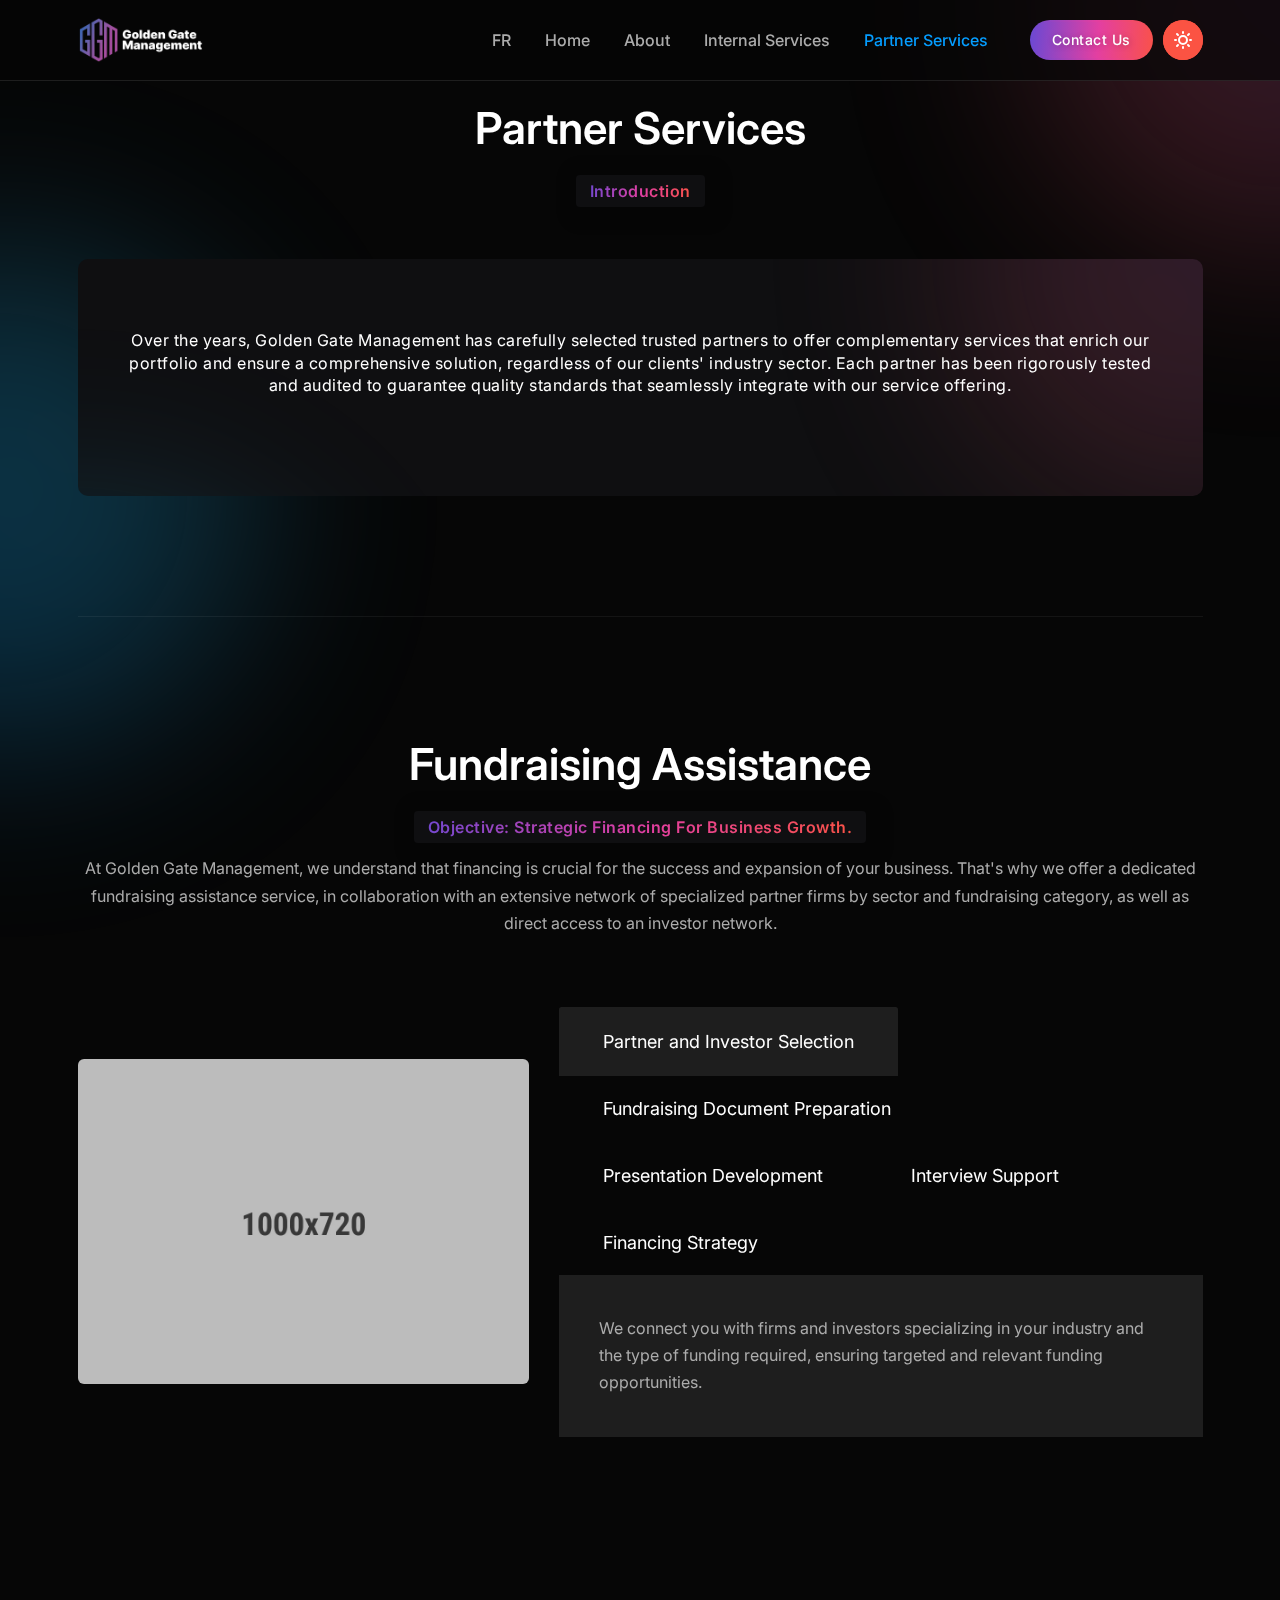
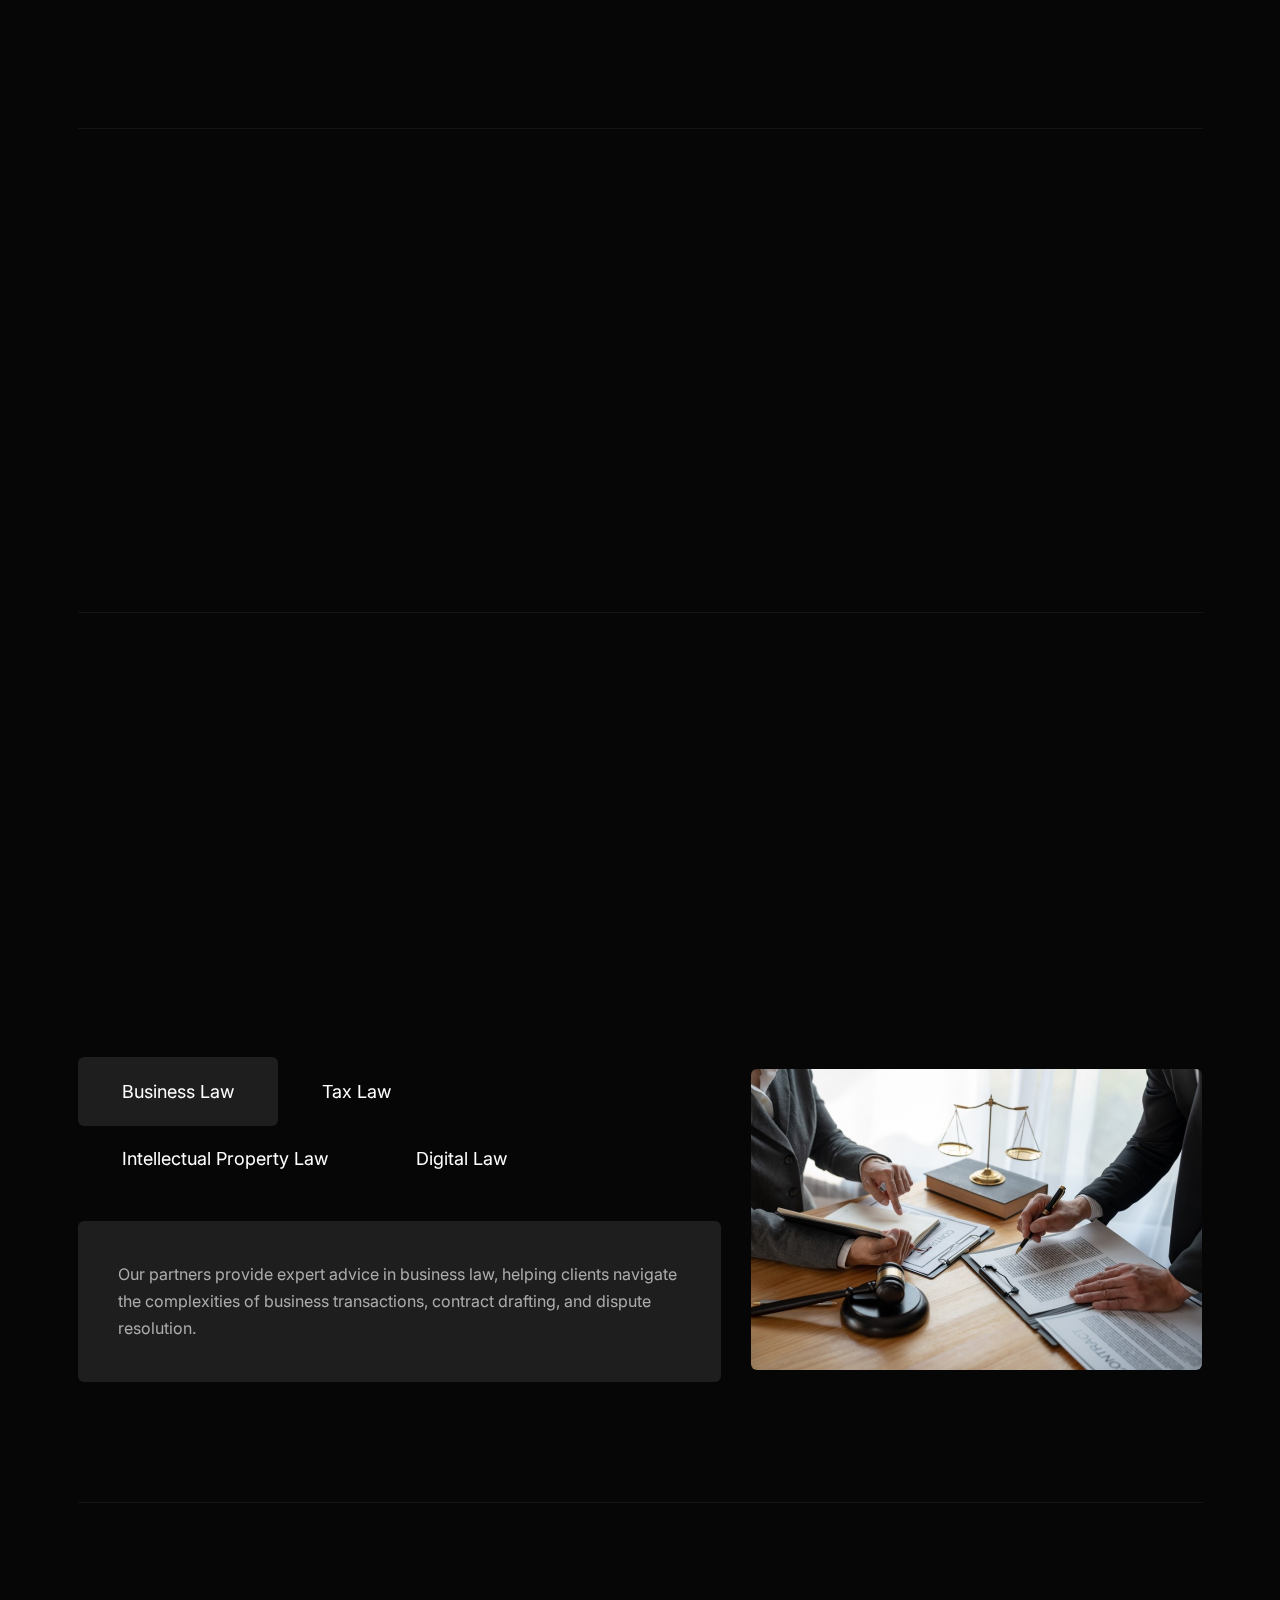
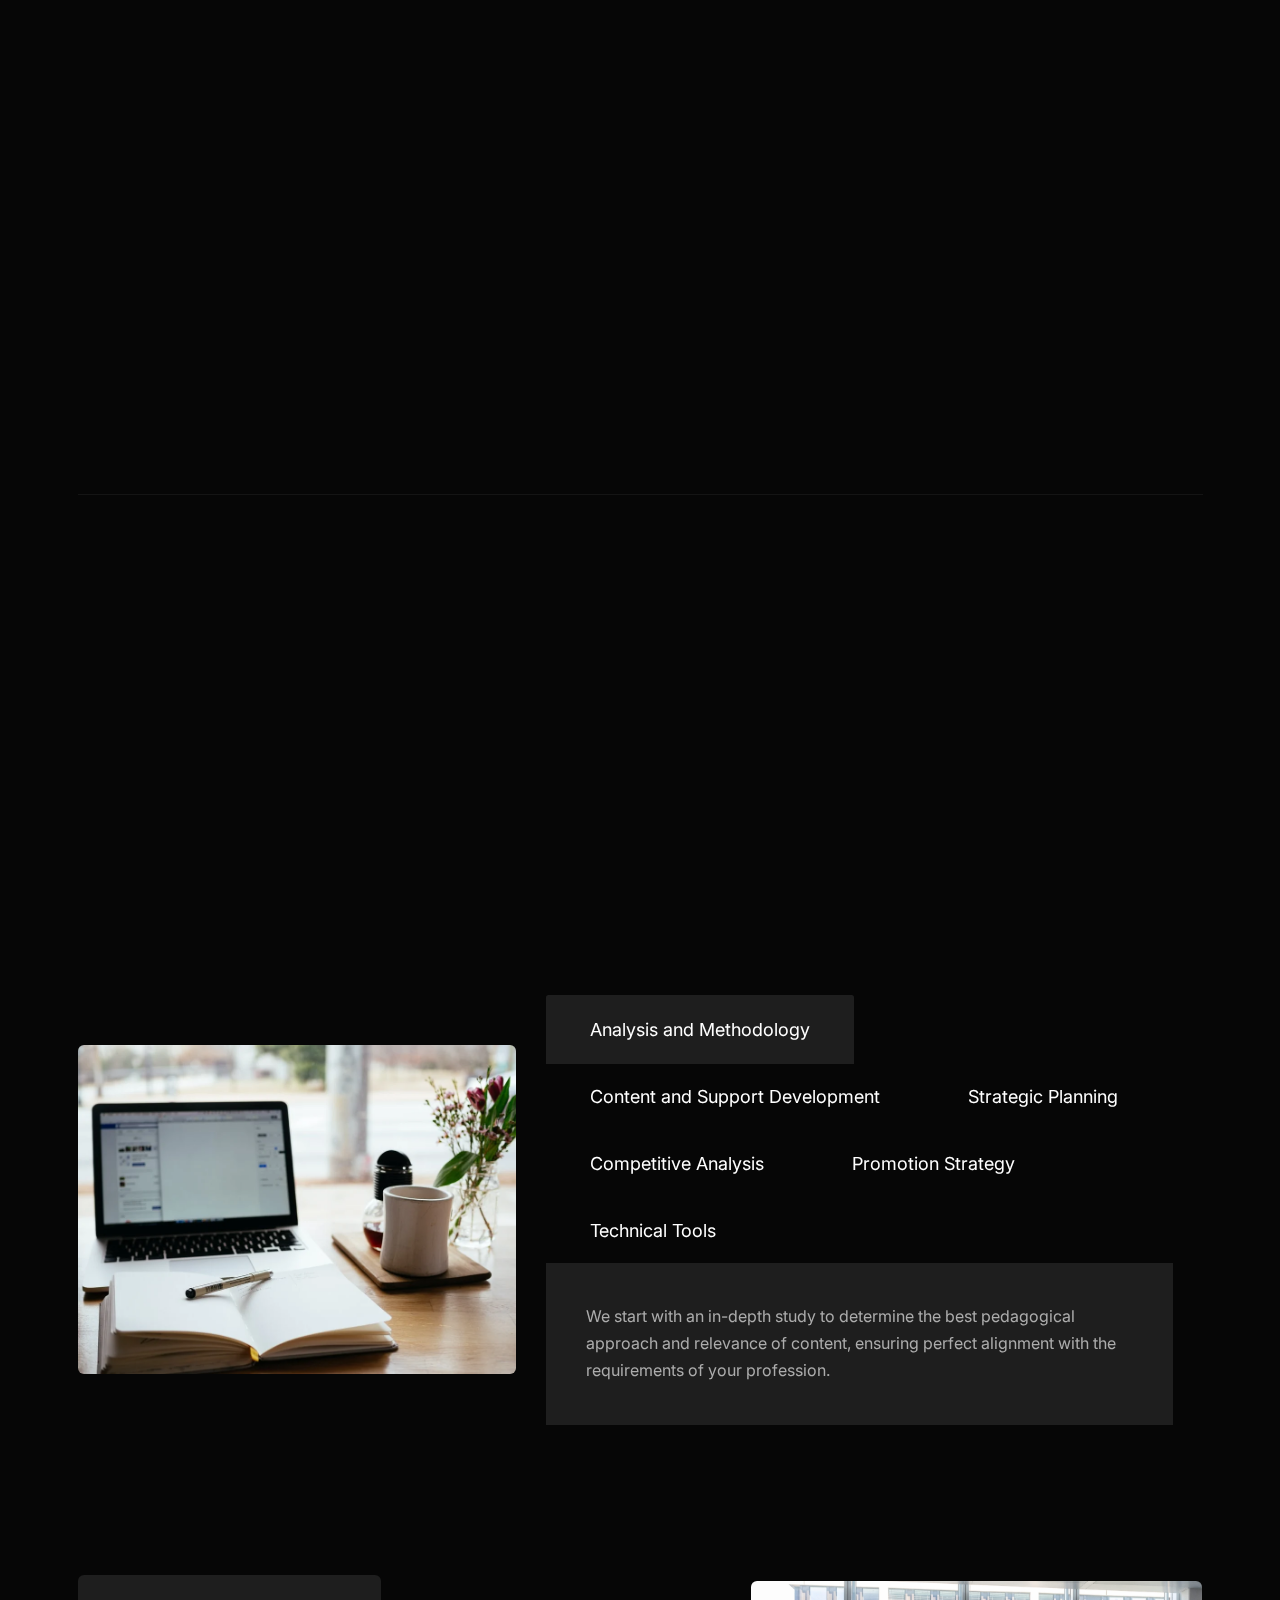
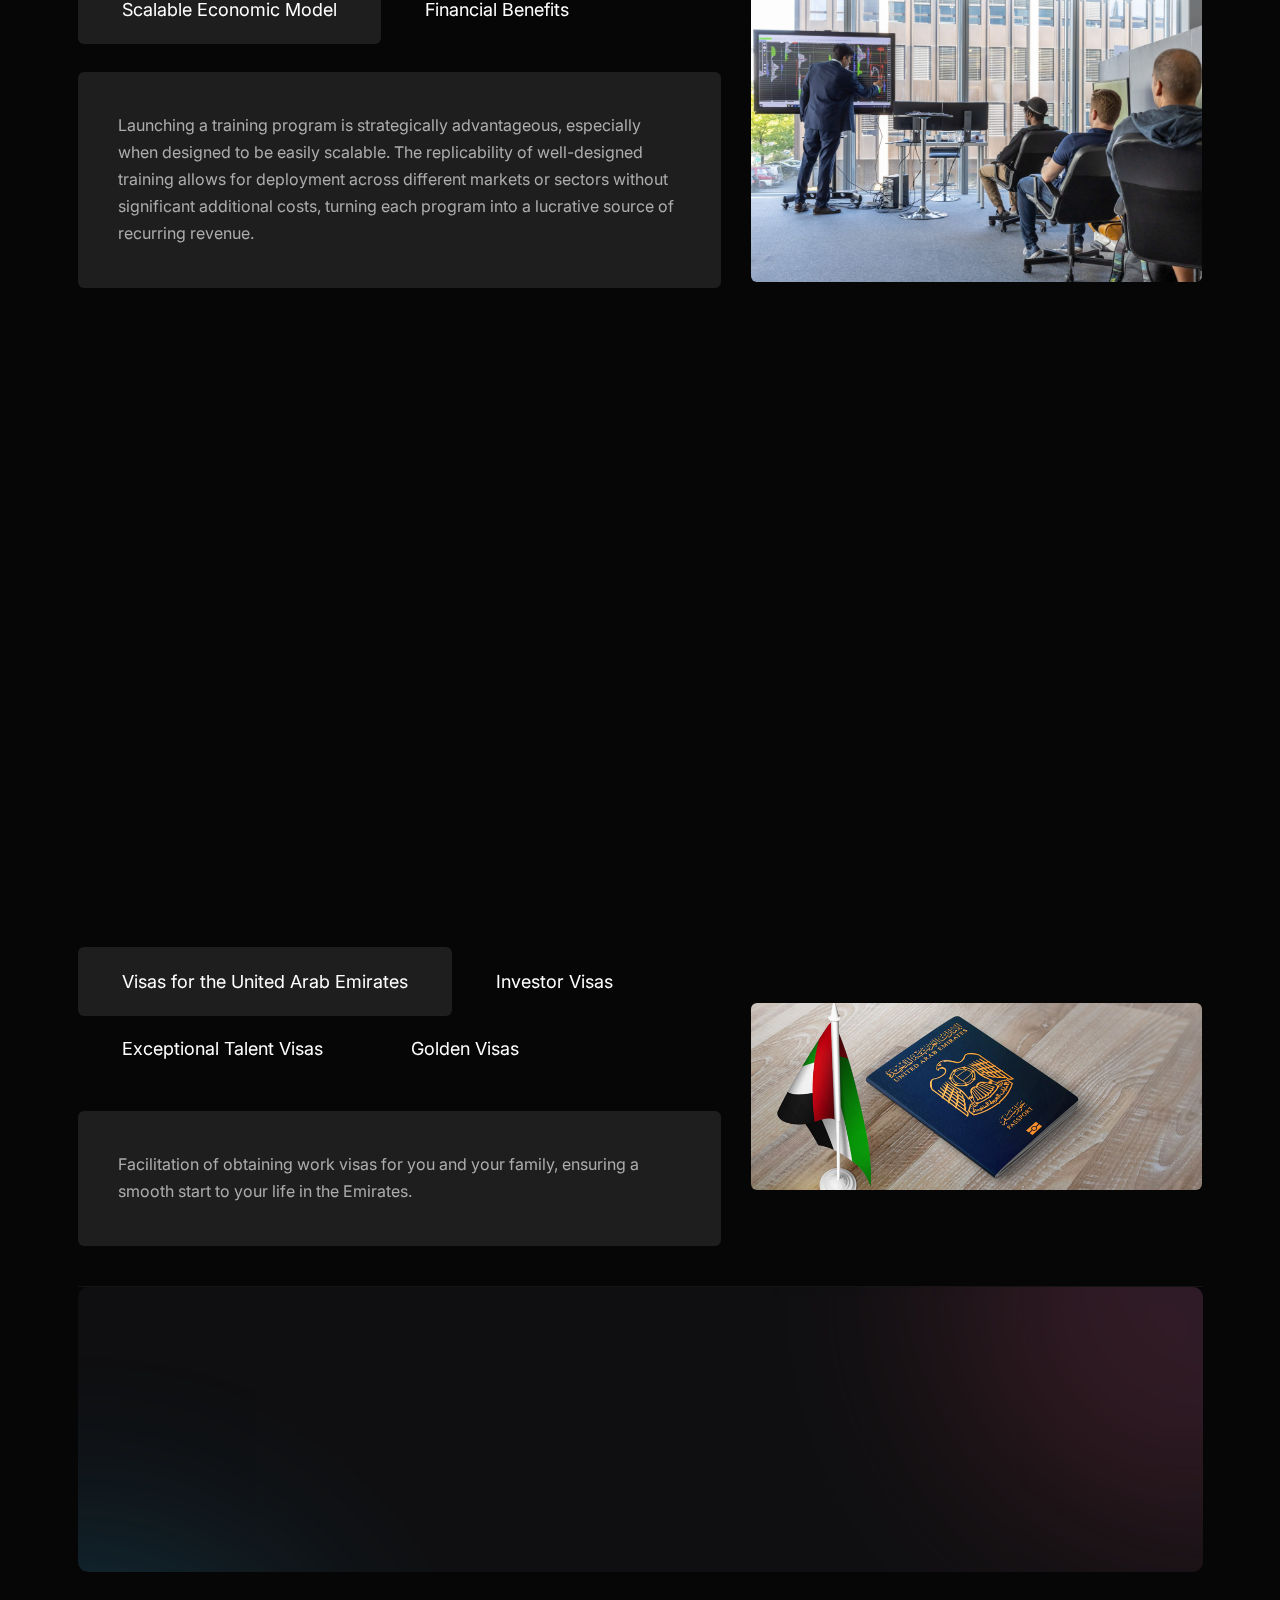
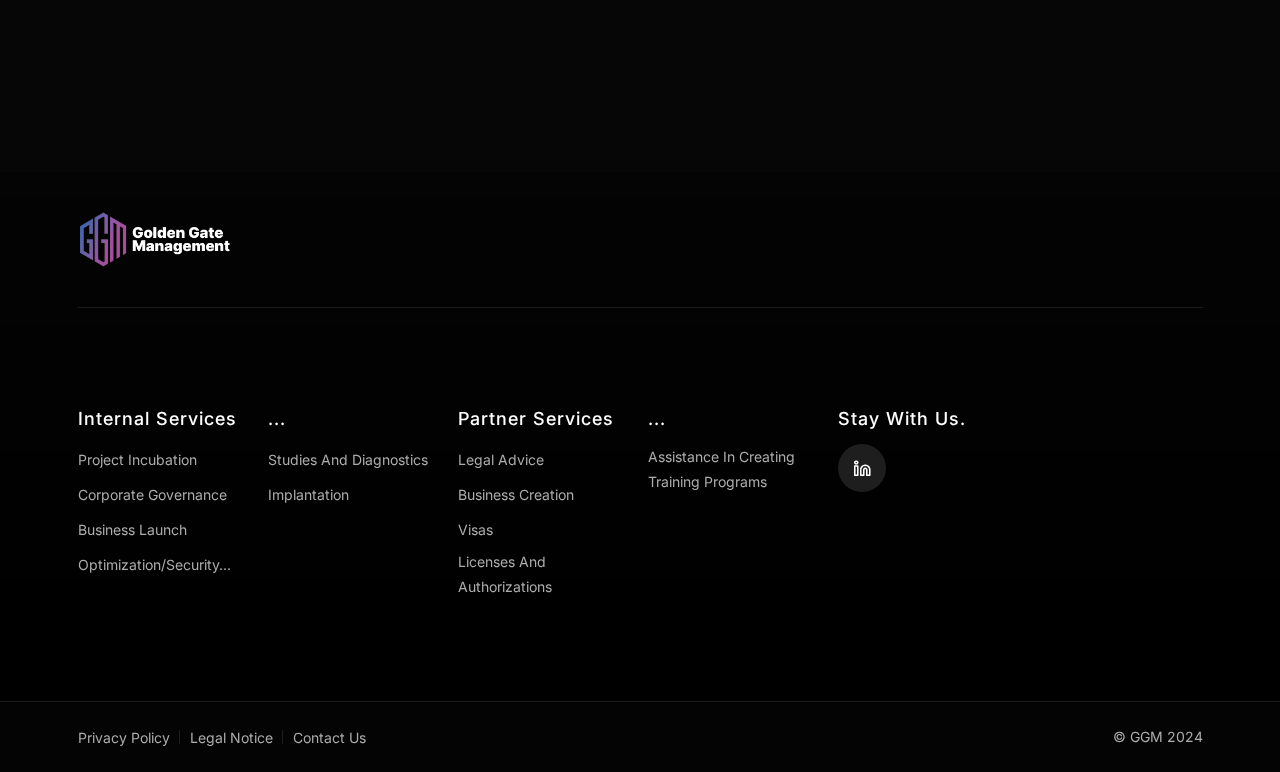
<file: servicesext.html>
<!DOCTYPE html>
<html lang="en">

<head>
    <meta charset="UTF-8">
    <meta name="viewport" content="width=device-width, initial-scale=1.0">
    <meta name="theme-style-mode" content="1">
    <!-- 0 == light, 1 == dark -->

    <title>Golden Gate Management</title>
    <!-- Favicon -->
    <link rel="shortcut icon" type="image/x-icon" href="assets/images/favicon.png">
    <!-- CSS ============================================ -->
    <link rel="stylesheet" href="assets/css/vendor/bootstrap.min.css">
    <link rel="stylesheet" href="assets/css/plugins/animation.css">
    <link rel="stylesheet" href="assets/css/plugins/feature.css">
    <link rel="stylesheet" href="assets/css/plugins/magnify.min.css">
    <link rel="stylesheet" href="assets/css/plugins/slick.css">
    <link rel="stylesheet" href="assets/css/plugins/slick-theme.css">
    <link rel="stylesheet" href="assets/css/plugins/lightbox.css">
    <link rel="stylesheet" href="assets/css/style.css">
</head>


<body>
    <main class="page-wrapper">
        <!-- Start Header Area  -->
        <header class="rainbow-header header-default header-not-transparent header-sticky">
            <div class="container position-relative">
                <div class="row align-items-center row--0">
                    <div class="col-lg-3 col-md-6 col-4">
                        <div class="logo">
                            <a href="index.html">
                                <img class="logo-light" src="assets/images/logo/logo.png" alt="Corporate Logo">
                                <img class="logo-dark" src="assets/images/logo/logo-dark.png" alt="Corporate Logo">
                            </a>
                        </div>
                    </div>
                    <div class="col-lg-9 col-md-6 col-8 position-static">
                        <div class="header-right">

                            <nav class="mainmenu-nav d-none d-lg-block">
                                <ul class="mainmenu">
                                    <li><a href="servicesextfr.html">FR</a></li>
                                    <li class="with-megamenu has-menu-child-item position-relative"><a href="index.html">Home</a>
                                    </li>
                                    <li><a href="about.html">About</a></li>


                                    <li class="has-droupdown has-menu-child-item"><a href="services.html">Internal Services</a>
                                        <ul class="submenu">
                                            <li><a href="services.html#a1">Project Incubation</a></li>
                                            <li><a href="services.html#e1">Studies and Diagnostics</a></li>
                                            <li><a href="services.html#c1">Business Launch</a></li>
                                            <li><a href="services.html#f1">Implementation</a></li>
                                            <li><a href="services.html#b1">Corporate Governance</a></li>
                                            <li><a href="services.html#d1">Optimization/Securing...</a></li>
                                        </ul>
                                    </li>
                                    <li class="has-droupdown has-menu-child-item"><a href="servicesext.html">Partner Services</a>
                                        <ul class="submenu">
                                            <li><a href="servicesext.html#f2">Fundraising</a></li>
                                            <li><a href="servicesext.html#b2">Business Creation</a></li>
                                            <li><a href="servicesext.html#a2">Legal Advice</a></li>
                                            <li><a href="servicesext.html#e2">Licenses and Authorizations</a></li>
                                            <li><a href="servicesext.html#c2">Assistance in Program Formation</a></li>
                                            <li><a href="servicesext.html#d2">Visas</a></li>
                                        </ul>
                                    </li>
                                </ul>
                            </nav>

                            <!-- Start Header Btn  -->
                            <div class="header-btn">
                                <a class="btn-default btn-small round" href="contact.html">Contact Us</a>
                            </div>
                            <!-- End Header Btn  -->

                            <!-- Start Mobile-Menu-Bar -->
                            <div class="mobile-menu-bar ml--5 d-block d-lg-none">
                                <div class="hamberger">
                                    <button class="hamberger-button">
                                        <i class="feather-menu"></i>
                                    </button>
                                </div>
                            </div>
                            <!-- Start Mobile-Menu-Bar -->

                            <div id="my_switcher" class="my_switcher">
                                <ul>
                                    <li>
                                        <a href="javascript: void(0);" data-theme="light" class="setColor light">
                                            <img class="sun-image" src="assets/images/icons/sun-01.svg" alt="Sun images">
                                        </a>
                                    </li>
                                    <li>
                                        <a href="javascript: void(0);" data-theme="dark" class="setColor dark">
                                            <img class="Victor Image" src="assets/images/icons/vector.svg" alt="Vector Images">
                                        </a>
                                    </li>
                                </ul>
                            </div>

                        </div>
                    </div>
                </div>
            </div>
        </header>
        <!-- End Header Area  -->
        <div class="popup-mobile-menu">
            <div class="inner">
                <div class="header-top">
                    <div class="logo">
                        <a href="index.html">
                            <img class="logo-light" src="assets/images/logo/logo.png" alt="Corporate Logo">
                            <img class="logo-dark" src="assets/images/logo/logo-dark.png" alt="Corporate Logo">
                        </a>
                    </div>
                    <div class="close-menu">
                        <button class="close-button">
                            <i class="feather-x"></i>
                        </button>
                    </div>
                </div>
                <ul class="mainmenu">
                    
                    <li class=""><a href="index.html">Home</a>

                    </li>
                    <li><a href="about.html">About</a></li>

                    <li class="has-droupdown has-menu-child-item"><a href="services.html">Services</a>
                        <ul class="submenu">
                            <li><a href="services.html#a1">Project Incubation</a></li>
                            <li><a href="services.html#b1">Corporate Governance</a></li>
                            <li><a href="services.html#c1">Business Launch</a></li>
                            <li><a href="services.html#d1">Optimization/Securing...</a></li>
                            <li><a href="services.html#e1">Studies and Diagnostics</a></li>
                            <li><a href="services.html#f1">Creation and Implementation</a></li>
                        </ul>
                    </li>
                    <li class="has-droupdown has-menu-child-item"><a href="servicesext.html">Partner Services</a>
                        <ul class="submenu">
                            <li><a href="servicesext.html#f2">Fundraising</a></li>
                            <li><a href="servicesext.html#a2">Legal Advice</a></li>
                            <li><a href="servicesext.html#b2">Business Creation</a></li>
                            <li><a href="servicesext.html#c2">Assistance in Program Formation</a></li>
                            <li><a href="servicesext.html#d2">Visas</a></li>
                            <li><a href="servicesext.html#e2">Licenses and Authorizations</a></li>
                        </ul>
                    </li>
                    <li><a href="contact.html">Contact Us</a></li>
                    <li><a href="servicesextfr.html">FR</a></li>
                </ul>
            </div>
        </div>
        <!-- Start Theme Style  -->
        <div>
            <div class="rainbow-gradient-circle"></div>
            <div class="rainbow-gradient-circle theme-pink"></div>
        </div>
        <!-- End Theme Style  -->



<!-- Start Team Area  -->
<div class="main-content">

    <!-- Start Call TO Action Area  -->
    <div class="rainbow-callto-action-area rainbow-section-gapBottom">
        <div class="wrapper">
            <div class="row">
                <div class="col-lg-12 mb--40">
                    <div class="section-title text-center" style="padding-top: 20px;" data-sal="slide-up" data-sal-duration="400" data-sal-delay="150">
                        <h2 class="title w-600 mb--20">Partner Services</h2>
                        <h4 class="subtitle "><span class="theme-gradient">Introduction</span></h4>
                    </div>
                </div>
            </div>
            <div class="rainbow-callto-action clltoaction-style-default style-5">
                <div class="container">
                    <div class="row row--0 align-items-center content-wrapper theme-shape">
                        <div class="col-lg-12">
                            <div class="inner">
                                <div class="content text-center">
                                    <h6 class="subtitle" data-sal="slide-up" data-sal-duration="400" data-sal-delay="300">Over the years, Golden Gate Management has carefully selected trusted partners to offer complementary services that enrich our portfolio and ensure a comprehensive solution, regardless of our clients' industry sector. Each partner has been rigorously tested and audited to guarantee quality standards that seamlessly integrate with our service offering.</h6>
                                    <div class="call-to-btn" data-sal="slide-up" data-sal-duration="400" data-sal-delay="350">
                                    </div>
                                </div>
                            </div>
                        </div>
                    </div>
                </div>
            </div>
        </div>
    </div>
    <!-- End Call TO Action Area  -->

    <!-- Start Seperator Area  -->
    <div class="rbt-separator-mid">
        <div class="container">
            <hr class="rbt-separator m-0">
        </div>
    </div>
    <!-- End Seperator Area  -->

     <!-- Start tab Style One  -->
     <div id="f2" class="rainbow-tab-area rainbow-section-gap">
        <div class="container">
            <div class="row mb--40">
                <div class="col-lg-12">
                    <div class="section-title text-center" data-sal="slide-up" data-sal-duration="700" data-sal-delay="100">
                        <h2 class="title w-600 mb--20">Fundraising Assistance</h2>
                        <h4 class="subtitle "><span class="theme-gradient">Objective: Strategic Financing for Business Growth.</span></h4>
                        <p>At Golden Gate Management, we understand that financing is crucial for the success and expansion of your business. That's why we offer a dedicated fundraising assistance service, in collaboration with an extensive network of specialized partner firms by sector and fundraising category, as well as direct access to an investor network.</p>
                    </div>
                </div>
            </div>

            <div class="row row row--30 align-items-center">
                <div class="col-lg-5">
                    <img class="radius-small" src="assets/images/tab/tabs-02.jpg" alt="Corporate Template">
                </div>
                <div class="col-lg-7 mt_md--40 mt_sm--40 order-2 order-lg-1">
                    <div class="rainbow-default-tab">
                        <ul class="nav nav-tabs tab-button" role="tablist">
                            <li class="nav-item tabs__tab " role="presentation">
                                <button class="nav-link active" id="fa-tab" data-bs-toggle="tab" data-bs-target="#fa" type="button" role="tab" aria-controls="fa" aria-selected="true">Partner and Investor Selection</button>
                            </li>
                            <li class="nav-item tabs__tab " role="presentation">
                                <button class="nav-link" id="fb-tab" data-bs-toggle="tab" data-bs-target="#fb" type="button" role="tab" aria-controls="fb" aria-selected="false">Fundraising Document Preparation</button>
                            </li>
                            <li class="nav-item tabs__tab " role="presentation">
                                <button class="nav-link" id="fc-tab" data-bs-toggle="tab" data-bs-target="#fc" type="button" role="tab" aria-controls="fc" aria-selected="false">Presentation Development</button>
                            </li>
                            <li class="nav-item tabs__tab " role="presentation">
                                <button class="nav-link" id="fd-tab" data-bs-toggle="tab" data-bs-target="#fd" type="button" role="tab" aria-controls="fd" aria-selected="false">Interview Support</button>
                            </li>
                            <li class="nav-item tabs__tab " role="presentation">
                                <button class="nav-link" id="fe-tab" data-bs-toggle="tab" data-bs-target="#fe" type="button" role="tab" aria-controls="fe" aria-selected="false">Financing Strategy</button>
                            </li>
                        </ul>
                        <div class="rainbow-tab-content tab-content">
                            <div class="tab-pane fade show active" id="fa" role="tabpanel" aria-labelledby="fa-tab">
                                <p>We connect you with firms and investors specializing in your industry and the type of funding required, ensuring targeted and relevant funding opportunities.</p>
                            </div>

                            <div class="tab-pane fade" id="fb" role="tabpanel" aria-labelledby="fb-tab">
                                <p>Our team assists you in preparing all necessary documents for fundraising, including detailed business plans and accurate financial projections.</p>
                            </div>

                            <div class="tab-pane fade" id="fc" role="tabpanel" aria-labelledby="fctab">
                                <p>We help you design impactful presentations to effectively communicate your vision, strategy, and business growth potential to potential investors.</p>
                            </div>
                            <div class="tab-pane fade" id="fd" role="tabpanel" aria-labelledby="fd-tab">
                                <p>Golden Gate Management prepares and supports you during interviews with investors, providing you with the tools and advice necessary to maximize your chances of success.</p>
                            </div>
                            <div class="tab-pane fade" id="fe" role="tabpanel" aria-labelledby="fe-tab">
                                <p>We work with you to develop a fundraising strategy tailored to your specific needs, ensuring that the chosen financing options align with your company's long-term goals.</p>
                            </div>
                        </div>
                    </div>
                </div>
            </div>
            <div style="padding-top: 60px;"class="section-title text-center" data-sal="slide-up" data-sal-duration="700" data-sal-delay="100">
                <p>At Golden Gate Management, we understand that financing is crucial for the success and expansion of your business. That's why we offer a dedicated fundraising assistance service, in collaboration with an extensive network of specialized partner firms by sector and fundraising category, as well as direct access to an investor network.</p>
            </div>
        </div>
    </div>
    <!-- End tab Style One  -->
</div>
<!-- End Team Area  -->

                        <!-- Start Seperator Area  -->
                        <div class="rbt-separator-mid">
                            <div class="container">
                                <hr class="rbt-separator m-0">
                            </div>
                        </div>
                        <!-- End Seperator Area  -->
                        <!-- Start tab Style One -->
<div id="b2" class="rainbow-tab-area rainbow-section-gap">
    <div class="container">
        <div class="row mb--40">
            <div class="col-lg-12">
                <div class="section-title text-center" data-sal="slide-up" data-sal-duration="700" data-sal-delay="100">
                    <h2 class="title w-600 mb--20">Business Creation</h2>
                    <h4 class="subtitle "><span class="theme-gradient">Objective: Improve the organizational structure and compliance of the company for more efficient and responsible management.</span></h4>
                    <p>We assist you in setting up businesses in Europe, the Emirates, or offshore. Our partners assess the best legal structure for your business, devise business schemes for tax optimization or asset protection, and provide domiciliation or office solutions.</p>
                </div>
            </div>
        </div>
    </div>
</div>
<!-- Start tab Style One -->
<!-- Start Seperator Area -->
<div class="rbt-separator-mid">
    <div class="container">
        <hr class="rbt-separator m-0">
    </div>
</div>
<!-- End Seperator Area -->

<!-- Start tab Style Two -->
<div id="a2" class="rainbow-tab-area rainbow-section-gap">
    <div class="container">
        <div class="row mb--40">
            <div class="col-lg-12">
                <div class="section-title text-center" data-sal="slide-up" data-sal-duration="700" data-sal-delay="100">
                    <h2 class="title w-600 mb--20">Legal Advice</h2>
                    <h4 class="subtitle "><span class="theme-gradient">Objective: Connect Our Clients With Specialized Partner Law Firms That Meet Their Needs.</span></h4>
                    <p>At Golden Gate Management, we recognize that navigating the legal landscape can be complex and daunting for businesses of all sizes. That's why our role is to facilitate your access to specialized legal advice through our network of partner law firms. We do not directly provide legal advice, but we actively work to connect you with qualified experts in necessary areas such as business law, tax law, intellectual property, and digital law. Our team assists you in clearly defining your legal needs and coordinates with your various departments to ensure seamless integration of received advice, thus optimizing the protection and organization of your business, including for commercial contracts and other legal necessities.</p>
                </div>
            </div>
        </div>
        <div>
            <div class="row row row--30 align-items-center">
                <div class="col-lg-5 order-1 order-lg-2">
                    <img class="radius-small" src="assets/images/juridique1.jpg" alt="Corporate Template">
                </div>

                <div class="col-lg-7 mt_md--40 mt_sm--40 order-2 order-lg-1">
                    <div class="rainbow-default-tab style-two">
                        <ul class="nav nav-tabs tab-button" role="tablist">
                            <li class="nav-item tabs__tab " role="presentation">
                                <button class="nav-link active" id="irin-tab" data-bs-toggle="tab" data-bs-target="#irin" type="button" role="tab" aria-controls="irin" aria-selected="true">Business Law</button>
                            </li>
                            <li class="nav-item tabs__tab " role="presentation">
                                <button class="nav-link" id="nipa-tab" data-bs-toggle="tab" data-bs-target="#nipa" type="button" role="tab" aria-controls="nipa" aria-selected="false">Tax Law</button>
                            </li>
                            <li class="nav-item tabs__tab " role="presentation">
                                <button class="nav-link" id="supa-tab" data-bs-toggle="tab" data-bs-target="#supa" type="button" role="tab" aria-controls="supa" aria-selected="false">Intellectual Property Law</button>
                            </li>
                            <li class="nav-item tabs__tab " role="presentation">
                                <button class="nav-link" id="a-tab" data-bs-toggle="tab" data-bs-target="#a" type="button" role="tab" aria-controls="a" aria-selected="false">Digital Law</button>
                        </ul>
                        <div class="rainbow-tab-content tab-content">
                            <div class="tab-pane fade show active" id="irin" role="tabpanel" aria-labelledby="irin-tab">
                                <p>Our partners provide expert advice in business law, helping clients navigate the complexities of business transactions, contract drafting, and dispute resolution.</p>
                            </div>

                            <div class="tab-pane fade" id="nipa" role="tabpanel" aria-labelledby="profile-tab">
                                <p>Benefit from expertise in tax law to optimize your tax burden, understand local and international regulations, and plan your affairs in a tax-efficient manner.</p>
                            </div>

                            <div class="tab-pane fade" id="supa" role="tabpanel" aria-labelledby="contact-tab">
                                <p>Protect your innovations and intellectual property with specialized advice on patents, copyrights, and trademarks.</p>
                            </div>
                            <div class="tab-pane fade" id="a" role="tabpanel" aria-labelledby="a-tab">
                                <p>Our experts guide you through the legal aspects of e-commerce, data protection, and digital compliance.</p>
                            </div>
                        </div>
                    </div>

                </div>

            </div>
        </div>
    </div>
</div>
<!-- Start tab Style Two -->
<!-- Start Seperator Area -->
<div class="rbt-separator-mid">
    <div class="container">
        <hr class="rbt-separator m-0">
    </div>
</div>
<!-- End Seperator Area -->

<!-- Start tab Style One -->
<div id="e2" class="rainbow-tab-area rainbow-section-gap">
    <div class="container">
        <div class="row mb--40">
            <div class="col-lg-12">
                <div class="section-title text-center" data-sal="slide-up" data-sal-duration="700" data-sal-delay="100">
                    <h2 class="title w-600 mb--20">Licenses and Authorizations</h2>
                    <h4 class="subtitle "><span class="theme-gradient">Objective: Facilitate the Process to Ensure Full Compliance With Local and International Regulations.</h4>
                        <p>Navigating the maze of licenses and permits can be a daunting task for businesses seeking to comply with regulatory standards. At Golden Gate Management, we understand the importance of these requirements for the security and success of your enterprise. That's why we provide you with our network of specialized partners who are experts in obtaining the necessary business licenses and operating permits. Whether you're starting a new venture or continuing operations in various jurisdictions, our partners will guide you through each step of the process, ensuring that your business complies with all relevant laws and regulations. Our role is to simplify this process by helping you identify and swiftly obtain the licenses and permits required for your operations.</p>
                </div>
            </div>
        </div>
    </div>
</div>
<!-- Start tab Style One -->

<!-- Start Seperator Area -->
<div class="rbt-separator-mid">
    <div class="container">
        <hr class="rbt-separator m-0">
    </div>
</div>
<!-- End Seperator Area -->

<!-- Start tab Style One -->
<div id="c2" class="rainbow-tab-area rainbow-section-gap">
    <div class="container">
        <div class="row mb--40">
            <div class="col-lg-12">
                <div class="section-title text-center" data-sal="slide-up" data-sal-duration="700" data-sal-delay="100">
                    <h2 class="title w-600 mb--20">Assistance in Creating Training Programs</h2>
                    <h4 class="subtitle "><span class="theme-gradient">Objective: Optimization of Professional Training.</span></h4>
                    <p>At Golden Gate Management, we collaborate with specialized partners to provide you with tailored support in designing and implementing training programs tailored to your industry and specific needs. Our goal is to maximize the effectiveness of your training, ensuring skills development, retention, and customer satisfaction while optimizing return on investment.</p>
                </div>
            </div>
        </div>
        <div class="row mb--40">
            <div class="col-lg-12">
                <div class="section-title text-center" data-sal="slide-up" data-sal-duration="700" data-sal-delay="100">
                    <h4 style="padding-top: 60px;" class="title w-600 mb--20">Comprehensive Training Design Services</h4>
                </div>
            </div>
        <div class="row row row--30 align-items-center">
            <div class="col-lg-5">
                <img class="radius-small" src="assets/images/formation1.webp" alt="Corporate Template">
            </div>
            <div class="col-lg-7 mt_md--40 mt_sm--40 order-2 order-lg-1">
                <div class="rainbow-default-tab">
                    <ul class="nav nav-tabs tab-button" role="tablist">
                        <li class="nav-item tabs__tab " role="presentation">
                            <button class="nav-link active" id="ca-tab" data-bs-toggle="tab" data-bs-target="#ca" type="button" role="tab" aria-controls="ca" aria-selected="true">Analysis and Methodology</button>
                        </li>
                        <li class="nav-item tabs__tab " role="presentation">
                            <button class="nav-link" id="cc-tab" data-bs-toggle="tab" data-bs-target="#cc" type="button" role="tab" aria-controls="cc" aria-selected="false">Content and Support Development</button>
                        </li>
                        <li class="nav-item tabs__tab " role="presentation">
                            <button class="nav-link" id="cb-tab" data-bs-toggle="tab" data-bs-target="#cb" type="button" role="tab" aria-controls="cb" aria-selected="false">Strategic Planning</button>
                        </li>
                        <li class="nav-item tabs__tab " role="presentation">
                            <button class="nav-link" id="ce-tab" data-bs-toggle="tab" data-bs-target="#ce" type="button" role="tab" aria-controls="ce" aria-selected="false">Competitive Analysis</button>
                        </li>
                        <li class="nav-item tabs__tab " role="presentation">
                            <button class="nav-link" id="cd-tab" data-bs-toggle="tab" data-bs-target="#cd" type="button" role="tab" aria-controls="cd" aria-selected="false">Promotion Strategy</button>
                        </li>
                        <li class="nav-item tabs__tab " role="presentation">
                            <button class="nav-link" id="cf-tab" data-bs-toggle="tab" data-bs-target="#cf" type="button" role="tab" aria-controls="cf" aria-selected="false">Technical Tools</button>
                        </li>
                    </ul>
                    <div class="rainbow-tab-content tab-content">
                        <div class="tab-pane fade show active" id="ca" role="tabpanel" aria-labelledby="ca-tab">
                            <p>We start with an in-depth study to determine the best pedagogical approach and relevance of content, ensuring perfect alignment with the requirements of your profession.</p>
                        </div>

                        <div class="tab-pane fade" id="cb" role="tabpanel" aria-labelledby="cb-tab">
                            <p>We define the optimal schedule for delivering training modules, structuring timelines for logical and economically viable progression.</p>
                        </div>

                        <div class="tab-pane fade" id="cc" role="tabpanel" aria-labelledby="cc-tab">
                            <p>Guided by education experts, we design engaging and informative training materials, facilitating learning and maximizing impact.</p>
                        </div>
                        <div class="tab-pane fade" id="cd" role="tabpanel" aria-labelledby="cd-tab">
                            <p>We develop targeted promotion strategies to increase visibility of your program and effectively reach your audience.</p>
                        </div>
                        <div class="tab-pane fade" id="ce" role="tabpanel" aria-labelledby="ce-tab">
                            <p>By conducting competitive analysis, we highlight the strengths of your program, positioning you as a leader in your field.</p>
                        </div>
                        <div class="tab-pane fade" id="cf" role="tabpanel" aria-labelledby="ce-tab">
                            <p>We select the best technologies for training design, management, and tracking, ensuring optimal user experience.</p>
                        </div>
                    </div>
                </div>
            </div>
        </div>
        </div>
        <div class="row mb--40">
            <div class="col-lg-12">
                <div class="section-title text-center" data-sal="slide-up" data-sal-duration="700" data-sal-delay="100">
                    <h4 style="padding-top: 60px;" class="title w-600 mb--20">Maximizing Profitability and Scalability of Training Model</h4>
                </div>
            </div>
            <div>
                <div class="row row row--30 align-items-center">
                    <div class="col-lg-5 order-1 order-lg-2">
                        <img class="radius-small" src="assets/images/formation2.jpeg" alt="Corporate Template">
                    </div>

                    <div class="col-lg-7 mt_md--40 mt_sm--40 order-2 order-lg-1">
                        <div class="rainbow-default-tab style-two">
                            <ul class="nav nav-tabs tab-button" role="tablist">
                                <li class="nav-item tabs__tab " role="presentation">
                                    <button class="nav-link active" id="cg-tab" data-bs-toggle="tab" data-bs-target="#cg" type="button" role="tab" aria-controls="cg" aria-selected="true">Scalable Economic Model</button>
                                </li>
                                <li class="nav-item tabs__tab " role="presentation">
                                    <button class="nav-link" id="ch-tab" data-bs-toggle="tab" data-bs-target="#ch" type="button" role="tab" aria-controls="ch" aria-selected="false">Financial Benefits</button>
                                </li>
                            </ul>
                            <div class="rainbow-tab-content tab-content">
                                <div class="tab-pane fade show active" id="cg" role="tabpanel" aria-labelledby="cg-tab">
                                    <p>Launching a training program is strategically advantageous, especially when designed to be easily scalable. The replicability of well-designed training allows for deployment across different markets or sectors without significant additional costs, turning each program into a lucrative source of recurring revenue.</p>
                                </div>

                                <div class="tab-pane fade" id="ch" role="tabpanel" aria-labelledby="ch-tab">
                                    <p>Fixed costs being amortized after initial deployment, each new session generates higher margins, thereby increasing overall profitability. The flexible model also allows for adjustments without disrupting the basic cost structure, making the training suitable for various audiences and needs.</p>
                                </div>
                            </div>
                        </div>

                    </div>

                </div>
                <div class="row mb--40">
                    <div class="col-lg-12">
                        <div class="section-title text-center" data-sal="slide-up" data-sal-duration="700" data-sal-delay="100">
                            <h4 style="padding-top: 60px;" class="title w-600 mb--20">Commitment to Training Excellence</h4>
                            <p>By collaborating with Golden Gate Management for the development of your training programs, you benefit from our expertise not only in creating tailored and engaging educational content but also in optimizing logistical and marketing aspects of your offerings to maximize efficiency and profitability of your investments. Together, we create training solutions that enrich skills and boost your profitability.</p>
                        </div>
                    </div>
                </div>
            </div>
        </div>
    </div>
</div>

<!-- Start tab Style Two -->
<div id="d2" class="rainbow-tab-area rainbow-section-gap">
    <div class="container">
        <div class="row mb--40">
            <div class="col-lg-12">
                <div class="section-title text-center" data-sal="slide-up" data-sal-duration="700" data-sal-delay="100">
                    <h2 class="title w-600 mb--20">Visas</h2>
                    <h4 class="subtitle"><span class="theme-gradient">Objective: Helping our clients effectively launch their products or services in the market</span></h4>
                </div>
            </div>
            <div>
                <div class="row row row--30 align-items-center">
                    <div class="col-lg-5 order-1 order-lg-2">
                        <img class="radius-small" src="assets/images/visas1.jpeg" alt="Corporate Template">
                    </div>

                    <div class="col-lg-7 mt_md--40 mt_sm--40 order-2 order-lg-1">
                        <div class="rainbow-default-tab style-two">
                            <ul class="nav nav-tabs tab-button" role="tablist">
                                <li class="nav-item tabs__tab" role="presentation">
                                    <button class="nav-link active" id="ba-tab" data-bs-toggle="tab" data-bs-target="#ba" type="button" role="tab" aria-controls="ba" aria-selected="true">Visas for the United Arab Emirates</button>
                                </li>
                                <li class="nav-item tabs__tab" role="presentation">
                                    <button class="nav-link" id="bb-tab" data-bs-toggle="tab" data-bs-target="#bb" type="button" role="tab" aria-controls="bb" aria-selected="false">Investor Visas</button>
                                </li>
                                <li class="nav-item tabs__tab" role="presentation">
                                    <button class="nav-link" id="bc-tab" data-bs-toggle="tab" data-bs-target="#bc" type="button" role="tab" aria-controls="bc" aria-selected="false">Exceptional Talent Visas</button>
                                </li>
                                <li class="nav-item tabs__tab" role="presentation">
                                    <button class="nav-link" id="bd-tab" data-bs-toggle="tab" data-bs-target="#bd" type="button" role="tab" aria-controls="bd" aria-selected="false">Golden Visas</button>
                                </li>
                            </ul>
                            <div class="rainbow-tab-content tab-content">
                                <div class="tab-pane fade show active" id="ba" role="tabpanel" aria-labelledby="ba-tab">
                                    <p>Facilitation of obtaining work visas for you and your family, ensuring a smooth start to your life in the Emirates.</p>
                                </div>

                                <div class="tab-pane fade" id="bb" role="tabpanel" aria-labelledby="bb-tab">
                                    <p>Assistance in the process of obtaining investor visas, allowing you to benefit from the tax and business advantages of the Emirates for you and your family.</p>
                                </div>

                                <div class="tab-pane fade" id="bc" role="tabpanel" aria-labelledby="bc-tab">
                                    <p>Assistance in obtaining visas for senior executives and key individuals, reflecting recognition of their significant contribution in their field.</p>
                                </div>
                                <div class="tab-pane fade" id="bd" role="tabpanel" aria-labelledby="bd-tab">
                                    <p>Simplified procedures for obtaining Golden Visas, offering security, stability, and numerous benefits for you and your loved ones.</p>
                                </div>
                            </div>
                        </div>
                    </div>
                </div>
            </div>
        </div>
    </div>
    <!-- Start tab Style Two -->

    <!-- Start Seperator Area -->
    <div class="rbt-separator-mid">
        <div class="container">
            <hr class="rbt-separator m-0">
        </div>
    </div>
    <!-- End Seperator Area -->

    <!-- Start Call To Action -->
    <div style="padding-bottom: 80px;" class="rainbow-callto-action-area">
        <div class="wrapper">
            <div class="rainbow-callto-action clltoaction-style-default style-5">
                <div class="container">
                    <div class="row row--0 align-items-center content-wrapper theme-shape">
                        <div class="col-lg-12">
                            <div class="inner">
                                <div class="content text-center" data-sal="slide-up" data-sal-duration="700">
                                    <h2 class="title">Discover how we can help you</h2>
                                    <h6 class="subtitle"></h6>
                                    <div class="call-to-btn text-center">
                                        <a class="btn-default btn-icon" href="contact.html">Contact us<i class="icon feather-arrow-right"></i></a>
                                    </div>
                                </div>
                            </div>
                        </div>
                    </div>
                </div>
            </div>
        </div>
    </div>
    <!-- End Call To Action -->
</div>



        <!-- Start Footer Area  -->
        <footer class="rainbow-footer footer-style-default variation-two">
            <div class="rainbow-callto-action clltoaction-style-default style-7">
                <div class="container">
                    <div class="row row--0 align-items-center content-wrapper">
                        <div class="col-lg-8 col-md-8">
                            <div class="inner">
                                <div class="content text-left">
                                    <div class="logo">
                                        <a href="index.html">
                                            <img class="logo-light" src="assets/images/logo/logo.png" alt="Corporate Logo">
                                            <img class="logo-dark" src="assets/images/logo/logo-dark.png" alt="Corporate Logo">
                                        </a>
                                    </div>
                                </div>
                            </div>
                        </div>
                        <div class="col-lg-4 col-md-4" data-sal="slide-up" data-sal-duration="400" data-sal-delay="150">
                            <div class="call-to-btn text-left mt_sm--20 text-lg-right">
                                <a class="btn-default" href="contact.html">Contact Us
                            <i class="feather-arrow-right"></i>
                        </a>
                            </div>
                        </div>
                    </div>
                </div>
            </div>
            <div class="footer-top">
                <div class="container">
                    <div class="row">
                        <div class="col-lg-2 col-md-6 col-sm-6 col-12">
                            <div class="rainbow-footer-widget">
                                <h4 class="title"><a href="services.html">Internal Services</a></h4>
                                <div class="inner">
                                    <ul class="footer-link link-hover">
                                        <li><a href="services.html#a1">Project Incubation</a></li>
                                        <li><a href="services.html#b1">Corporate Governance</a></li>
                                        <li><a href="services.html#c1">Business Launch</a></li>
                                        <li><a href="services.html#d1">Optimization/Security...</a></li>
                                    </ul>
                                </div>
                            </div>
                        </div>
                        <div class="col-lg-2 col-md-6 col-sm-6 col-12">
                            <div class="rainbow-footer-widget">
                                <div class="widget-menu-top">
                                    <h4 class="title">...</h4>
                                    <div class="inner">
                                        <ul class="footer-link link-hover">
                                            <li><a href="services.html#e1">Studies and Diagnostics</a></li>
                                            <li><a href="services.html#f1">Implantation</a></li>
                                        </ul>
                                    </div>
                                </div>
                            </div>
                        </div>
                        <div class="col-lg-2 col-md-6 col-sm-6 col-12">
                            <div class="rainbow-footer-widget">
                                <h4 class="title"><a href="servicesext.html">Partner Services</a></h4>
                                <div class="inner">
                                    <ul class="footer-link link-hover">
                                        <li><a href="servicesext.html#a2">Legal Advice</a></li>
                                        <li><a href="servicesext.html#b2">Business Creation</a></li>
                                        <li><a href="servicesext.html#c2">Visas</a></li>
                                        <li><a href="servicesext.html#d2">Licenses and Authorizations</a></li>
                                    </ul>
                                </div>
                            </div>
                        </div>
                        <div class="col-lg-2 col-md-6 col-sm-6 col-12">
                            <div class="rainbow-footer-widget">
                                <h4 class="title">...</h4>
                                <div class="inner">
                                    <ul class="footer-link link-hover">
                                        <li><a href="servicesext.html#e2">Assistance in Creating Training Programs</a></li>
                                    </ul>
                                </div>
                            </div>
                        </div>
                        <div class="col-lg-4 col-md-6 col-sm-6 col-12">
                            <div class="rainbow-footer-widget">
                                <h4 class="title">Stay With Us.</h4>
                                <div class="inner">
                                    <ul class="social-icon social-default justify-content-start">
                                        <li>
                                            <a href="https://ae.linkedin.com/company/golden-gate-management">
                                                <i class="feather-linkedin"></i>
                                            </a>
                                        </li>
                                    </ul>
                                </div>
                            </div>
                        </div>
                    </div>
                </div>
            </div>
        </footer>
        <!-- End Footer Area  -->
        <!-- End Footer Area  -->
        <!-- Start Copy Right Area  -->
        <div class="copyright-area copyright-style-one">
            <div class="container">
                <div class="row align-items-center">
                    <div class="col-lg-6 col-md-8 col-sm-12 col-12">
                        <div class="copyright-left">
                            <ul class="ft-menu link-hover">
                                <li>
                                    <a href="privacy-policy.html">Privacy Policy</a>
                                </li>
                                <li>
                                    <a href="privacy-policy.html">Legal Notice</a>
                                </li>
                                <li>
                                    <a href="contact.html">Contact Us</a>
                                </li>
                            </ul>
                        </div>
                    </div>
                    <div class="col-lg-6 col-md-4 col-sm-12 col-12">
                        <div class="copyright-right text-center text-lg-end">
                            <p class="copyright-text">© GGM 2024</p>
                        </div>
                    </div>
                </div>
            </div>
        </div>
        <!-- End Copy Right Area  -->
    </main>
    <!-- All Scripts  -->
    <!-- Start Top To Bottom Area  -->
    <div class="rainbow-back-top">
        <i class="feather-arrow-up"></i>
    </div>
    <!-- End Top To Bottom Area  -->
    <!-- JS
============================================ -->
    <script src="assets/js/vendor/modernizr.min.js"></script>
    <script src="assets/js/vendor/jquery.min.js"></script>
    <script src="assets/js/vendor/bootstrap.min.js"></script>
    <script src="assets/js/vendor/popper.min.js"></script>
    <script src="assets/js/vendor/waypoint.min.js"></script>
    <script src="assets/js/vendor/wow.min.js"></script>
    <script src="assets/js/vendor/counterup.min.js"></script>
    <script src="assets/js/vendor/feather.min.js"></script>
    <script src="assets/js/vendor/sal.min.js"></script>
    <script src="assets/js/vendor/masonry.js"></script>
    <script src="assets/js/vendor/imageloaded.js"></script>
    <script src="assets/js/vendor/magnify.min.js"></script>
    <script src="assets/js/vendor/lightbox.js"></script>
    <script src="assets/js/vendor/slick.min.js"></script>
    <script src="assets/js/vendor/easypie.js"></script>
    <script src="assets/js/vendor/text-type.js"></script>
    <script src="assets/js/vendor/jquery.style.swicher.js"></script>
    <script src="assets/js/vendor/js.cookie.js"></script>
    <script src="assets/js/vendor/jquery-one-page-nav.js"></script>
    <!-- Main JS -->
    <script src="assets/js/main.js"></script>
</body>

</html>
</file>
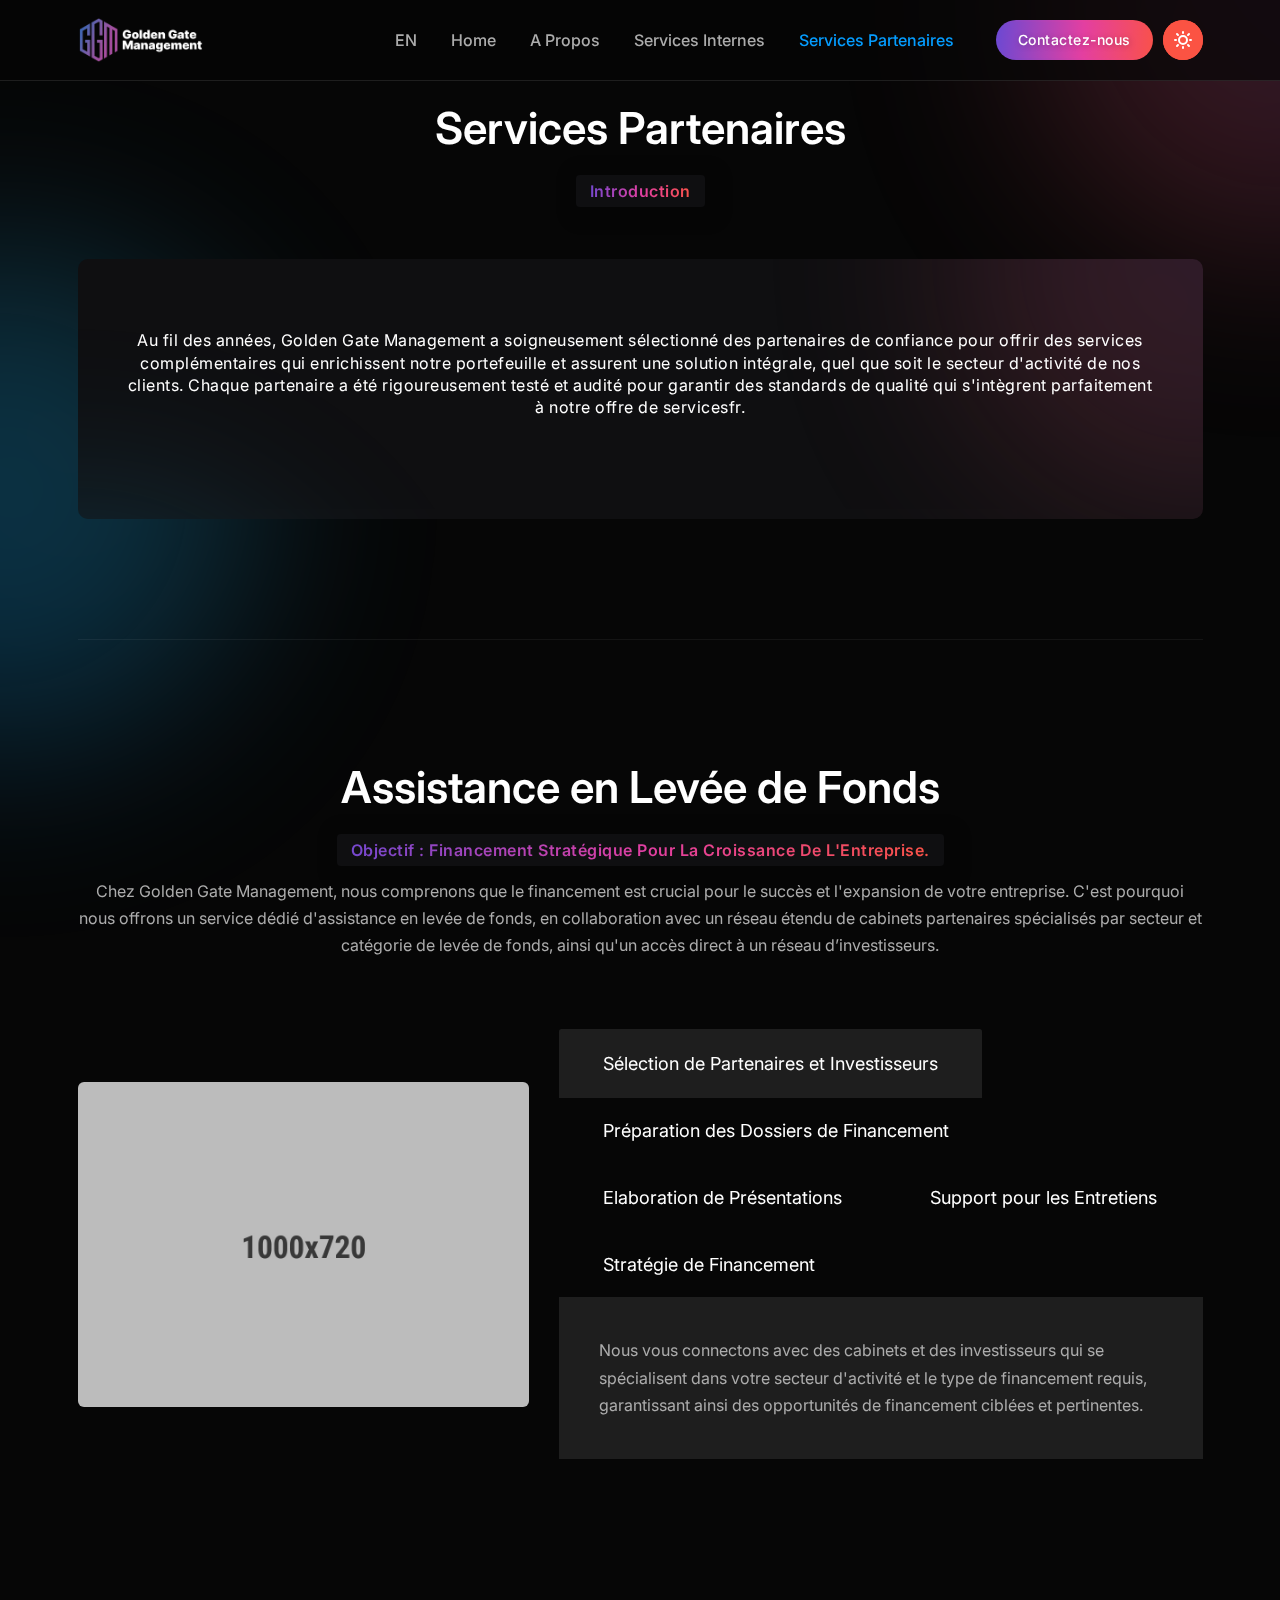
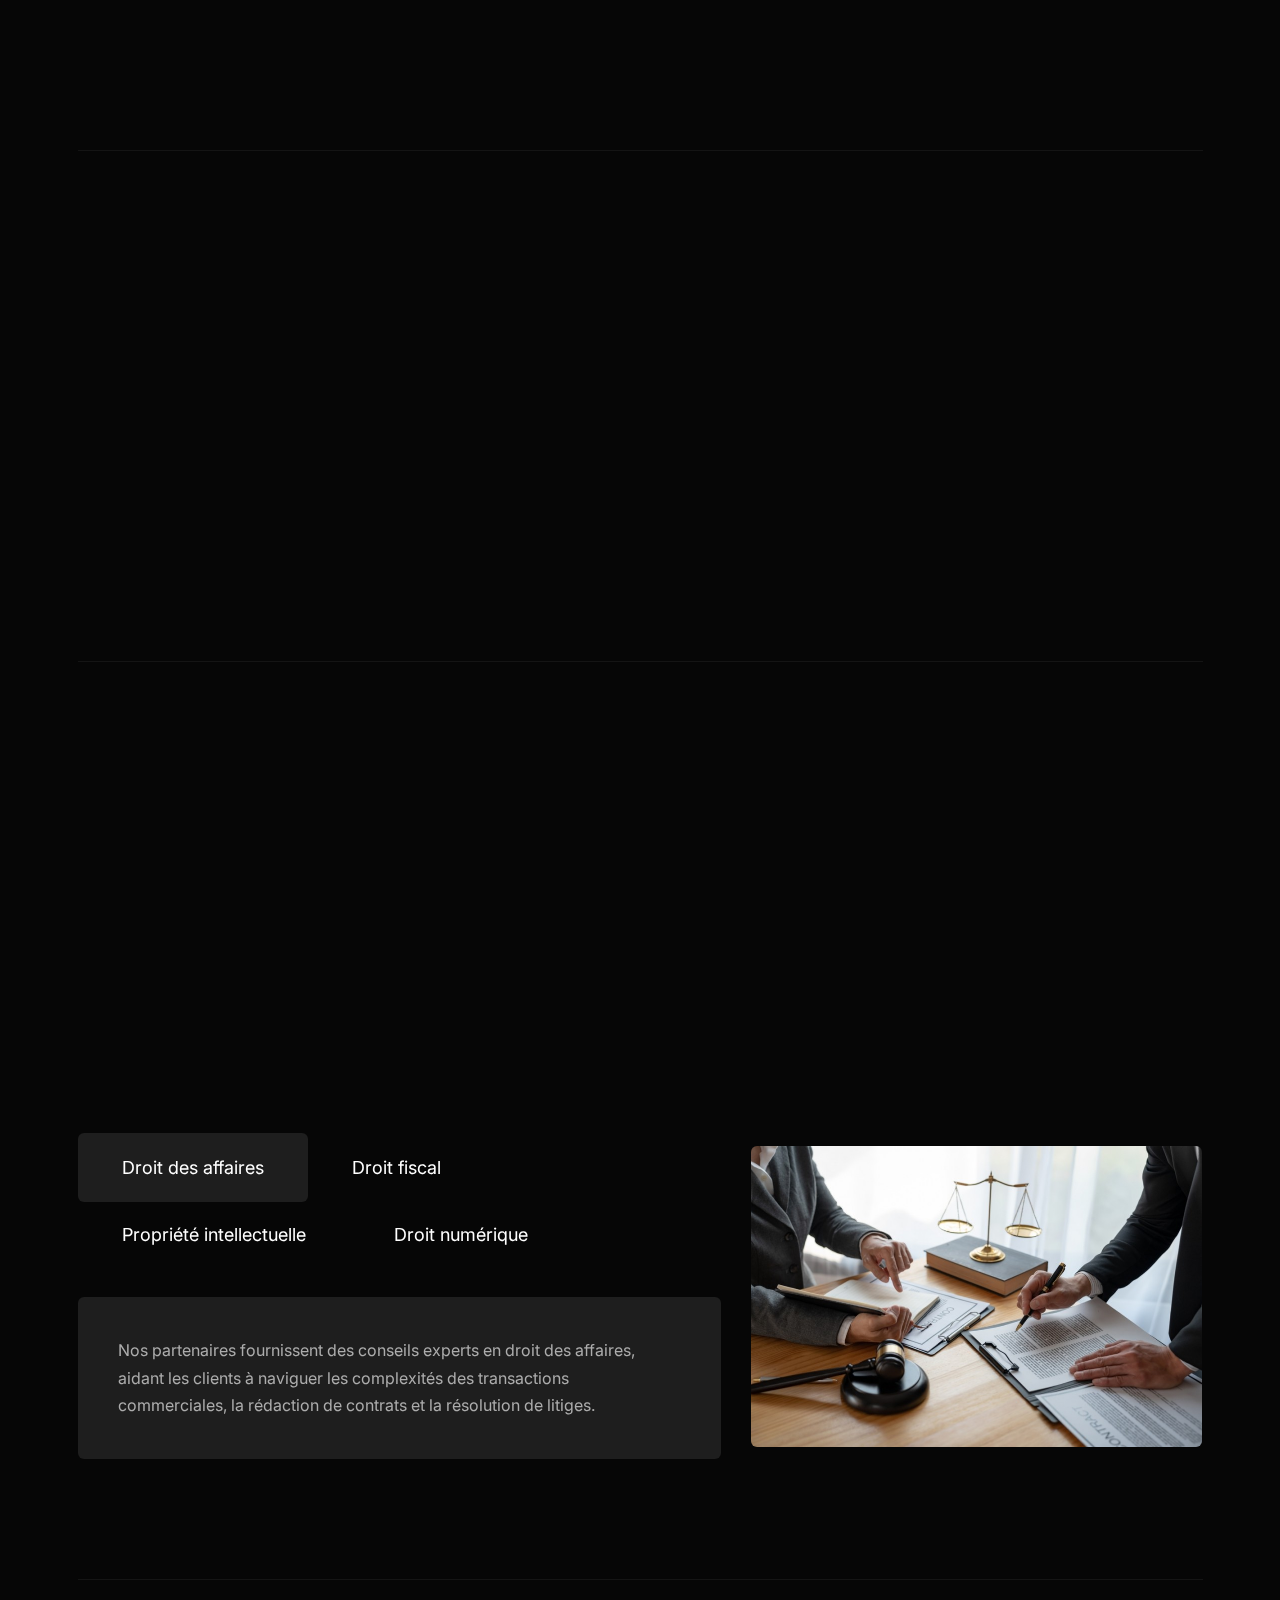
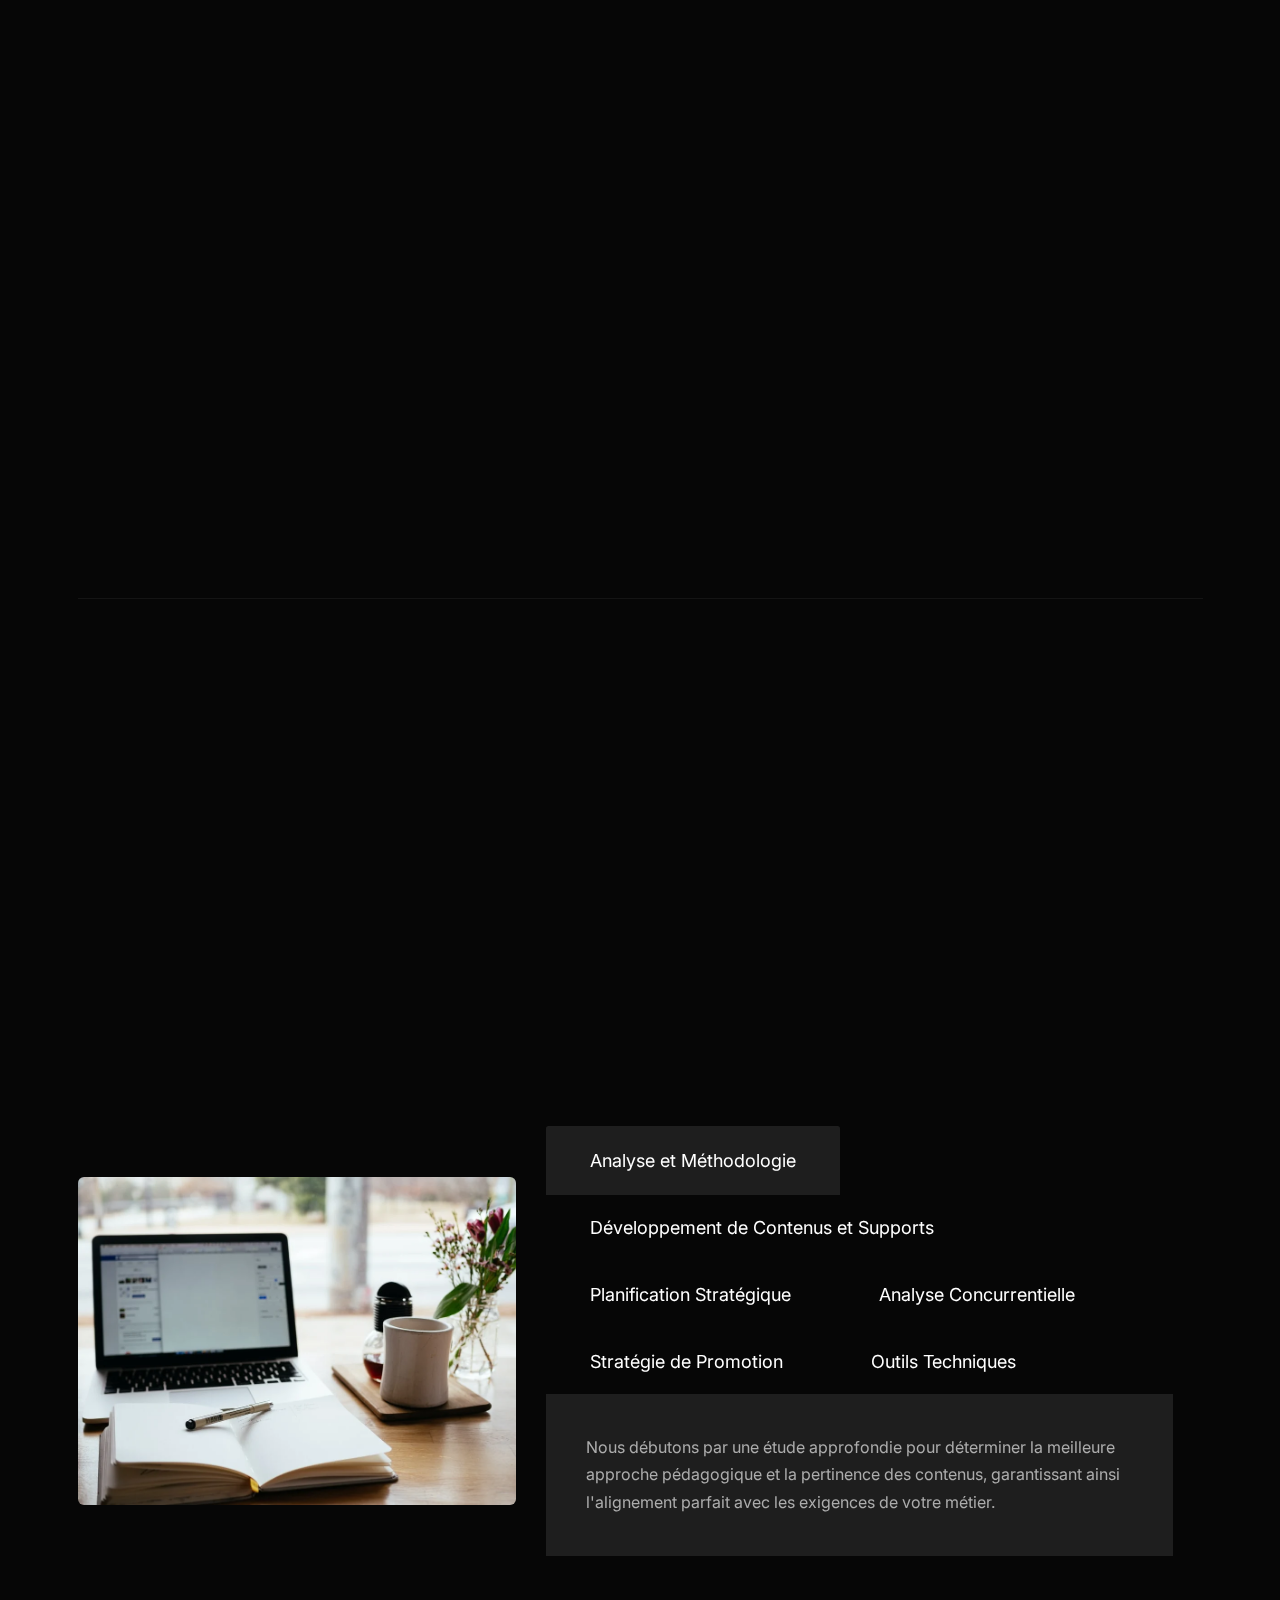
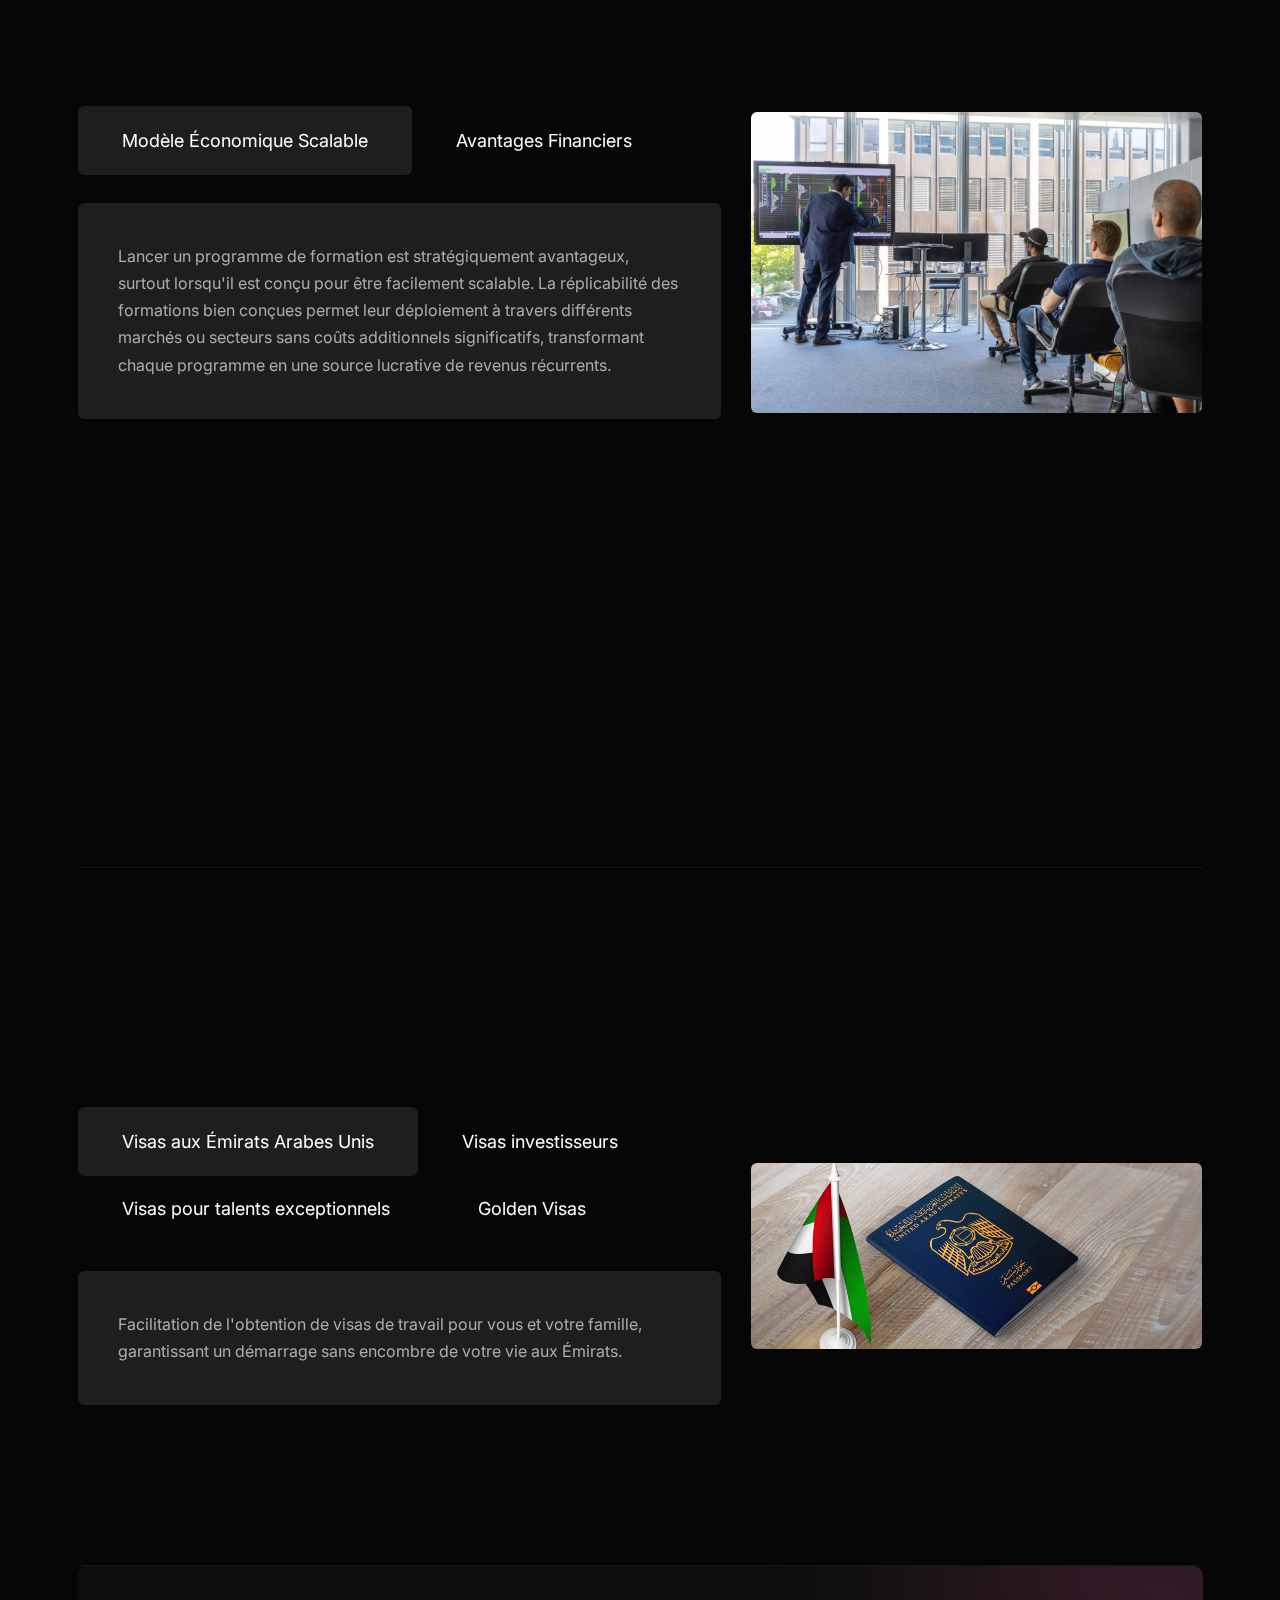
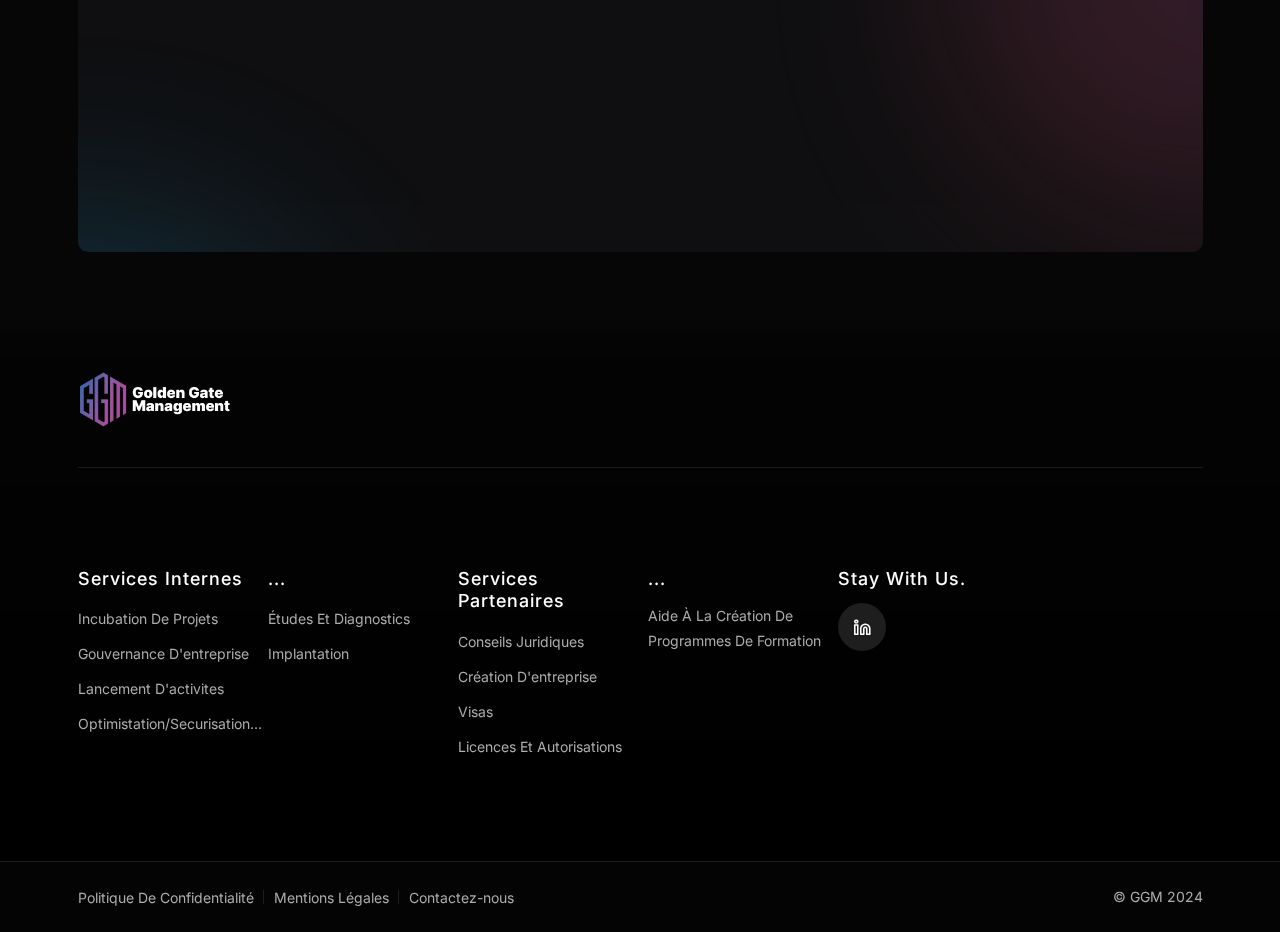
<file: servicesextfr.html>
<!DOCTYPE html>
<html lang="en">

<head>
    <meta charset="UTF-8">
    <meta name="viewport" content="width=device-width, initial-scale=1.0">
    <meta name="theme-style-mode" content="1"> <!-- 0 == light, 1 == dark -->

    <title>Golden Gate Management</title>
    <!-- Favicon -->
    <link rel="shortcut icon" type="image/x-icon" href="assets/images/favicon.png">
    <!-- CSS ============================================ -->
    <link rel="stylesheet" href="assets/css/vendor/bootstrap.min.css">
    <link rel="stylesheet" href="assets/css/plugins/animation.css">
    <link rel="stylesheet" href="assets/css/plugins/feature.css">
    <link rel="stylesheet" href="assets/css/plugins/magnify.min.css">
    <link rel="stylesheet" href="assets/css/plugins/slick.css">
    <link rel="stylesheet" href="assets/css/plugins/slick-theme.css">
    <link rel="stylesheet" href="assets/css/plugins/lightbox.css">
    <link rel="stylesheet" href="assets/css/style.css">
</head>


<body>
    <main class="page-wrapper">
       <!-- Start Header Area  -->
       <header class="rainbow-header header-default header-not-transparent header-sticky">
        <div class="container position-relative">
            <div class="row align-items-center row--0">
                <div class="col-lg-3 col-md-6 col-4">
                    <div class="logo">
                        <a href="indexfr.html">
                            <img class="logo-light" src="assets/images/logo/logo.png" alt="Corporate Logo">
                            <img class="logo-dark" src="assets/images/logo/logo-dark.png" alt="Corporate Logo">
                        </a>
                    </div>
                </div>
                <div class="col-lg-9 col-md-6 col-8 position-static">
                    <div class="header-right">

                        <nav class="mainmenu-nav d-none d-lg-block">
                            <ul class="mainmenu">
                                <li><a href="servicesext.html">EN</a></li>
                                <li class="with-megamenu has-menu-child-item position-relative"><a href="indexfr.html">Home</a>
                                </li>
                                <li><a href="aboutfr.html">A Propos</a></li>


                                <li class="has-droupdown has-menu-child-item"><a href="servicesfr.html">Services Internes</a>
                                    <ul class="submenu">
                                        <li><a href="servicesfr.html#a1">Incubation de Projets</a></li>
                                        <li><a href="servicesfr.html#e1">Études et diagnostics</a></li>
                                        <li><a href="servicesfr.html#c1">Lancement d'activites</a></li>
                                        <li><a href="servicesfr.html#f1">Implantation</a></li>
                                        <li><a href="servicesfr.html#b1">Gouvernance d'entreprise</a></li>
                                        <li><a href="servicesfr.html#d1">Optimistation/Securisation...</a></li>
                                    </ul>
                                </li>
                                <li class="has-droupdown has-menu-child-item"><a href="servicesextfr.html">Services Partenaires</a>
                                    <ul class="submenu">
                                        <li><a href="servicesextfr.html#f2">Levée de Fonds</a></li>
                                        <li><a href="servicesextfr.html#b2">Création d'entreprise</a></li>
                                        <li><a href="servicesextfr.html#a2">Conseils juridiques</a></li>
                                        <li><a href="servicesextfr.html#d2">Licences et autorisations</a></li>
                                        <li><a href="servicesextfr.html#e2">Aide à la Création de Programmes de Formation</a></li>
                                        <li><a href="servicesextfr.html#c2">Visas</a></li>
                                    </ul>
                                </li>
                            </ul>
                        </nav>

                        <!-- Start Header Btn  -->
                        <div class="header-btn">
                            <a class="btn-default btn-small round" href="contactfr.html">Contactez-nous</a>
                        </div>
                        <!-- End Header Btn  -->

                        <!-- Start Mobile-Menu-Bar -->
                        <div class="mobile-menu-bar ml--5 d-block d-lg-none">
                            <div class="hamberger">
                                <button class="hamberger-button">
                                    <i class="feather-menu"></i>
                                </button>
                            </div>
                        </div>
                        <!-- Start Mobile-Menu-Bar -->

                        <div id="my_switcher" class="my_switcher">
                            <ul>
                                <li>
                                    <a href="javascript: void(0);" data-theme="light" class="setColor light">
                                        <img class="sun-image" src="assets/images/icons/sun-01.svg" alt="Sun images">
                                    </a>
                                </li>
                                <li>
                                    <a href="javascript: void(0);" data-theme="dark" class="setColor dark">
                                        <img class="Victor Image" src="assets/images/icons/vector.svg" alt="Vector Images">
                                    </a>
                                </li>
                            </ul>
                        </div>

                    </div>
                </div>
            </div>
        </div>
    </header>
    <!-- End Header Area  -->
    <div class="popup-mobile-menu">
        <div class="inner">
            <div class="header-top">
                <div class="logo">
                    <a href="indexfr.html">
                        <img class="logo-light" src="assets/images/logo/logo.png" alt="Corporate Logo">
                        <img class="logo-dark" src="assets/images/logo/logo-dark.png" alt="Corporate Logo">
                    </a>
                </div>
                <div class="close-menu">
                    <button class="close-button">
                        <i class="feather-x"></i>
                    </button>
                </div>
            </div>
            <ul class="mainmenu">
                <li class=""><a href="indexfr.html">Home</a>

                </li>
                <li><a href="aboutfr.html">A Propos</a></li>

                <li class="has-droupdown has-menu-child-item"><a href="servicesfr.html">Services</a>
                    <ul class="submenu">
                        <li><a href="servicesfr.html#a1">Incubation de Projets</a></li>
                        <li><a href="servicesfr.html#b1">Gouvernance d'entreprise</a></li>
                        <li><a href="servicesfr.html#c1">Lancement d'activites</a></li>
                        <li><a href="servicesfr.html#d1">Optimistation/Securisation...</a></li>
                        <li><a href="servicesfr.html#e1">Études et diagnostics</a></li>
                        <li><a href="servicesfr.html#f1">Création et implantation</a></li>
                    </ul>
                </li>
                <li class="has-droupdown has-menu-child-item"><a href="servicesextfr.html">Services partenaires</a>
                    <ul class="submenu">
                            <li><a href="servicesextfr.html#f2">Levée de Fonds</a></li>
                            <li><a href="servicesextfr.html#a2">Conseils juridiques</a></li>
                            <li><a href="servicesextfr.html#b2">Création d'entreprise</a></li>
                            <li><a href="servicesextfr.html#c2">Aide à la Création de Programmes de Formation</a></li>
                            <li><a href="servicesextfr.html#d2">Visas</a></li>
                            <li><a href="servicesextfr.html#e2">Licences et autorisations</a></li>
                      </ul>  
                </li>
                <li><a href="contactfr.html">Contactez-nous</a></li>
                <li><a href="servicesext.html">EN</a></li>
                
        </div>
    </div>
    <!-- Start Theme Style  -->
    <div>
        <div class="rainbow-gradient-circle"></div>
        <div class="rainbow-gradient-circle theme-pink"></div>
    </div>
    <!-- End Theme Style  -->



        <!-- Start Team Area  -->
        <div class="main-content">

            <!-- Start Call TO Action Area  -->
            <div class="rainbow-callto-action-area rainbow-section-gapBottom">
                <div class="wrapper">
                    <div class="row">
                        <div class="col-lg-12 mb--40">
                            <div class="section-title text-center" style="padding-top: 20px;" data-sal="slide-up" data-sal-duration="400" data-sal-delay="150">
                                <h2 class="title w-600 mb--20">Services Partenaires</h2>
                                <h4 class="subtitle "><span class="theme-gradient">Introduction</span></h4>
                            </div>
                        </div>
                    </div>
                    <div class="rainbow-callto-action clltoaction-style-default style-5">
                        <div class="container">
                            <div class="row row--0 align-items-center content-wrapper theme-shape">
                                <div class="col-lg-12">
                                    <div class="inner">
                                        <div class="content text-center">
                                            <h6 class="subtitle" data-sal="slide-up" data-sal-duration="400" data-sal-delay="300">Au fil des années, Golden Gate Management a soigneusement sélectionné des partenaires de confiance pour offrir des services complémentaires qui enrichissent notre portefeuille et assurent une solution intégrale, quel que soit le secteur d'activité de nos clients. Chaque partenaire a été rigoureusement testé et audité pour garantir des standards de qualité qui s'intègrent parfaitement à notre offre de servicesfr.</h6>
                                            <div class="call-to-btn" data-sal="slide-up" data-sal-duration="400" data-sal-delay="350">
                                            </div>
                                        </div>
                                    </div>
                                </div>
                            </div>
                        </div>
                    </div>
                </div>
            </div>
            <!-- End Call TO Action Area  -->

            <!-- Start Seperator Area  -->
            <div class="rbt-separator-mid">
                <div class="container">
                    <hr class="rbt-separator m-0">
                </div>
            </div>
            <!-- End Seperator Area  -->

             <!-- Start tab Style One  -->
             <div id="f2" class="rainbow-tab-area rainbow-section-gap">
                <div class="container">
                    <div class="row mb--40">
                        <div class="col-lg-12">
                            <div class="section-title text-center" data-sal="slide-up" data-sal-duration="700" data-sal-delay="100">
                                <h2 class="title w-600 mb--20">Assistance en Levée de Fonds</h2>
                                <h4 class="subtitle "><span class="theme-gradient">Objectif : Financement Stratégique pour la Croissance de l'Entreprise.</span></h4>
                                <p>Chez Golden Gate Management, nous comprenons que le financement est crucial pour le succès et l'expansion de votre entreprise. C'est pourquoi nous offrons un service dédié d'assistance en levée de fonds, en collaboration avec un réseau étendu de cabinets partenaires spécialisés par secteur et catégorie de levée de fonds, ainsi qu'un accès direct à un réseau d’investisseurs.
                                    </p>
                            </div>
                        </div>
                    </div>

                    <div class="row row row--30 align-items-center">
                        <div class="col-lg-5">
                            <img class="radius-small" src="assets/images/tab/tabs-02.jpg" alt="Corporate Template">
                        </div>
                        <div class="col-lg-7 mt_md--40 mt_sm--40 order-2 order-lg-1">
                            <div class="rainbow-default-tab">
                                <ul class="nav nav-tabs tab-button" role="tablist">
                                    <li class="nav-item tabs__tab " role="presentation">
                                        <button class="nav-link active" id="fa-tab" data-bs-toggle="tab" data-bs-target="#fa" type="button" role="tab" aria-controls="fa" aria-selected="true">Sélection de Partenaires et Investisseurs</button>
                                    </li>
                                    <li class="nav-item tabs__tab " role="presentation">
                                        <button class="nav-link" id="fb-tab" data-bs-toggle="tab" data-bs-target="#fb" type="button" role="tab" aria-controls="fb" aria-selected="false">Préparation des Dossiers de Financement</button>
                                    </li>
                                    <li class="nav-item tabs__tab " role="presentation">
                                        <button class="nav-link" id="fc-tab" data-bs-toggle="tab" data-bs-target="#fc" type="button" role="tab" aria-controls="fc" aria-selected="false">Elaboration de Présentations</button>
                                    </li>
                                    <li class="nav-item tabs__tab " role="presentation">
                                        <button class="nav-link" id="fd-tab" data-bs-toggle="tab" data-bs-target="#fd" type="button" role="tab" aria-controls="fd" aria-selected="false">Support pour les Entretiens</button>
                                    </li>
                                    <li class="nav-item tabs__tab " role="presentation">
                                        <button class="nav-link" id="fe-tab" data-bs-toggle="tab" data-bs-target="#fe" type="button" role="tab" aria-controls="fe" aria-selected="false">Stratégie de Financement</button>
                                    </li>
                                </ul>
                                <div class="rainbow-tab-content tab-content">
                                    <div class="tab-pane fade show active" id="fa" role="tabpanel" aria-labelledby="fa-tab">
                                        <p> Nous vous connectons avec des cabinets et des investisseurs qui se spécialisent dans votre secteur d'activité et le type de financement requis, garantissant ainsi des opportunités de financement ciblées et pertinentes.</p>
                                    </div>

                                    <div class="tab-pane fade" id="fb" role="tabpanel" aria-labelledby="fb-tab">
                                        <p> Notre équipe vous accompagne dans la préparation de tous les documents nécessaires pour la levée de fonds, y compris des business plans détaillés et des projections financières précises.</p>
                                    </div>

                                    <div class="tab-pane fade" id="fc" role="tabpanel" aria-labelledby="fctab">
                                        <p>Nous vous aidons à concevoir des présentations impactantes pour communiquer efficacement votre vision, votre stratégie et le potentiel de croissance de votre entreprise aux investisseurs potentiels.</p>
                                    </div>
                                    <div class="tab-pane fade" id="fd" role="tabpanel" aria-labelledby="fd-tab">
                                        <p>Golden Gate Management vous prépare et vous soutient lors des entretiens avec les investisseurs, en vous fournissant les outils et conseils nécessaires pour maximiser vos chances de succès.</p>
                                    </div>
                                    <div class="tab-pane fade" id="fe" role="tabpanel" aria-labelledby="fe-tab">
                                        <p>Nous développons avec vous une stratégie de levée de fonds adaptée à vos besoins spécifiques, en nous assurant que les options de financement choisies sont alignées avec les objectifs à long terme de votre entreprise.</p>
                                    </div>
                                </div>
                            </div>
                        </div>
                    </div>
                    <div style="padding-top: 60px;"class="section-title text-center" data-sal="slide-up" data-sal-duration="700" data-sal-delay="100">
                        <p>Chez Golden Gate Management, nous comprenons que le financement est crucial pour le succès et l'expansion de votre entreprise. C'est pourquoi nous offrons un service dédié d'assistance en levée de fonds, en collaboration avec un réseau étendu de cabinets partenaires spécialisés par secteur et catégorie de levée de fonds, ainsi qu'un accès direct à un réseau d’investisseurs.
                            </p>
                    </div>
                </div>
            </div>
            <!-- Start tab Style One  -->
                        <!-- Start Seperator Area  -->
                        <div class="rbt-separator-mid">
                            <div class="container">
                                <hr class="rbt-separator m-0">
                            </div>
                        </div>
                        <!-- End Seperator Area  -->


            <!-- Start tab Style One  -->
            <div id="b2" class="rainbow-tab-area rainbow-section-gap">
                <div class="container">
                    <div class="row mb--40">
                        <div class="col-lg-12">
                            <div class="section-title text-center" data-sal="slide-up" data-sal-duration="700" data-sal-delay="100">
                                <h2 class="title w-600 mb--20">Création d'entreprise</h2>
                                <h4 class="subtitle "><span class="theme-gradient">Objectif : Améliorer la structure organisationnelle et la conformité de l'entreprise pour une 
                                        gestion plus efficace et responsable.</span></h4>
                                <p>Nous vous accompagnons dans la création d'entreprises en Europe, aux Émirats, ou en offshore. Nos partenaires évaluent la meilleure structure juridique adaptée à votre activité, réfléchissent à des schémas d'entreprise
                                    pour l'optimisation fiscale ou la protection d'actifs, et proposent des solutions de domiciliation ou avec locaux.
                                </p>
                            </div>
                        </div>
                    </div>



                </div>
            </div>
            <!-- Start tab Style One  -->
            <!-- Start Seperator Area  -->
            <div class="rbt-separator-mid">
                <div class="container">
                    <hr class="rbt-separator m-0">
                </div>
            </div>
            <!-- End Seperator Area  -->

            
                                    <!-- Start tab Style Two  -->
            <div id="a2" class="rainbow-tab-area rainbow-section-gap">
                <div class="container">
                    <div class="row mb--40">
                        <div class="col-lg-12">
                            <div class="section-title text-center" data-sal="slide-up" data-sal-duration="700" data-sal-delay="100">
                                <h2 class="title w-600 mb--20">Conseils juridiques</h2>
                                <h4 class="subtitle "><span class="theme-gradient">Objectif :Objectif : Connecter Nos Clients Avec Des Cabinets D'avocats Partenaires Spécialisés Qui Correspondent À Leurs Besoins.</span></h4>
                                <p>Chez Golden Gate Management, nous reconnaissons que la navigation dans le paysage juridique peut être complexe et intimidante pour les entreprises de toutes tailles. C'est pourquoi notre rôle est de faciliter votre accès à des conseils juridiques spécialisés à travers notre réseau de cabinets d'avocats partenaires. Nous ne fournissons pas directement de conseils juridiques, mais nous travaillons activement à vous connecter avec des experts qualifiés dans les domaines nécessaires tels que le droit des affaires, le droit fiscal, la propriété intellectuelle, et le droit numérique. Notre équipe vous assiste dans la définition claire de vos besoins juridiques et coordonne avec vos différentes directions pour assurer une intégration harmonieuse des conseils reçus, optimisant ainsi la protection et l'organisation de votre entreprise, y compris pour les contrats commerciaux et autres nécessités légales.
                                </p>
                            </div>
                        </div>
                    </div>
                    <div>
                        <div class="row row row--30 align-items-center">
                            <div class="col-lg-5 order-1 order-lg-2">
                                <img class="radius-small" src="assets/images/juridique1.jpg" alt="Corporate Template">
                            </div>

                            <div class="col-lg-7 mt_md--40 mt_sm--40 order-2 order-lg-1">
                                <div class="rainbow-default-tab style-two">
                                    <ul class="nav nav-tabs tab-button" role="tablist">
                                        <li class="nav-item tabs__tab " role="presentation">
                                            <button class="nav-link active" id="irin-tab" data-bs-toggle="tab" data-bs-target="#irin" type="button" role="tab" aria-controls="irin" aria-selected="true">Droit des affaires</button>
                                        </li>
                                        <li class="nav-item tabs__tab " role="presentation">
                                            <button class="nav-link" id="nipa-tab" data-bs-toggle="tab" data-bs-target="#nipa" type="button" role="tab" aria-controls="nipa" aria-selected="false">Droit fiscal</button>
                                        </li>
                                        <li class="nav-item tabs__tab " role="presentation">
                                            <button class="nav-link" id="supa-tab" data-bs-toggle="tab" data-bs-target="#supa" type="button" role="tab" aria-controls="supa" aria-selected="false">Propriété intellectuelle</button>
                                        </li>
                                        <li class="nav-item tabs__tab " role="presentation">
                                            <button class="nav-link" id="a-tab" data-bs-toggle="tab" data-bs-target="#a" type="button" role="tab" aria-controls="a" aria-selected="false">Droit numérique</button>
                                    </ul>
                                    <div class="rainbow-tab-content tab-content">
                                        <div class="tab-pane fade show active" id="irin" role="tabpanel" aria-labelledby="irin-tab">
                                            <p>Nos partenaires fournissent des conseils experts en droit des affaires, aidant les clients à naviguer les complexités des transactions commerciales, la rédaction de contrats et la résolution de litiges.</p>
                                        </div>

                                        <div class="tab-pane fade" id="nipa" role="tabpanel" aria-labelledby="profile-tab">
                                            <p>Profitez d'une expertise en droit fiscal pour optimiser votre charge fiscale, comprendre les réglementations locales et internationales, et planifier vos affaires de manière fiscalement avantageuse.</p>
                                        </div>

                                        <div class="tab-pane fade" id="supa" role="tabpanel" aria-labelledby="contact-tab">
                                            <p>Protégez vos innovations et votre propriété intellectuelle grâce à des conseils spécialisés en matière de brevets, de droits d'auteur, et de marques.</p>
                                        </div>
                                        <div class="tab-pane fade" id="a" role="tabpanel" aria-labelledby="a-tab">
                                            <p>Nos experts vous guident à travers les aspects juridiques du commerce électronique, la protection des données personnelles, et la conformité numérique.</p>
                                        </div>
                                    </div>
                                </div>

                            </div>

                        </div>
                    </div>
                </div>
            </div>
            <!-- Start tab Style Two  -->
            <!-- Start Seperator Area  -->
            <div class="rbt-separator-mid">
                <div class="container">
                    <hr class="rbt-separator m-0">
                </div>
            </div>
            <!-- End Seperator Area  -->

           

                <!-- Start tab Style One  -->
                <div id="e2" class="rainbow-tab-area rainbow-section-gap">
                    <div class="container">
                        <div class="row mb--40">
                            <div class="col-lg-12">
                                <div class="section-title text-center" data-sal="slide-up" data-sal-duration="700" data-sal-delay="100">
                                    <h2 class="title w-600 mb--20">Licences et autorisations</h2>
                                    <h4 class="subtitle "><span class="theme-gradient">Objectif :  Faciliter Le Processus Pour Garantir Une Conformité Totale Avec Les Réglementations Locales Et Internationales.</h4>
                                    <p>Naviguer dans le labyrinthe des licences et autorisations peut être une tâche ardue pour les entreprises cherchant à se conformer aux normes réglementaires. Chez Golden Gate Management, nous comprenons l'importance de ces exigences pour la sécurité et le succès de votre entreprise. C'est pourquoi nous mettons à votre disposition notre réseau de partenaires spécialisés qui sont experts dans l'obtention des licences métier et des autorisations d'exercice nécessaires. Que ce soit pour démarrer une nouvelle activité ou continuer à exploiter dans divers juridictions, nos partenaires vous guideront à travers chaque étape du processus, assurant que votre entreprise respecte toutes les lois et réglementations pertinentes. Notre rôle est de simplifier cette démarche, en vous aidant à identifier et obtenir rapidement et efficacement les licences et autorisations requises pour votre activité.</p>
                                </div>
                            </div>
                        </div>
                    </div>
                </div>
                <!-- Start tab Style One  -->

                <!-- Start Seperator Area  -->
                <div class="rbt-separator-mid">
                    <div class="container">
                        <hr class="rbt-separator m-0">
                    </div>
                </div>
                <!-- End Seperator Area  -->

                 <!-- Start tab Style One  -->
             <div id="c2" class="rainbow-tab-area rainbow-section-gap">
                <div class="container">
                    <div class="row mb--40">
                        <div class="col-lg-12">
                            <div class="section-title text-center" data-sal="slide-up" data-sal-duration="700" data-sal-delay="100">
                                <h2 class="title w-600 mb--20">Aide à la Création de Programmes de Formation</h2>
                                <h4 class="subtitle "><span class="theme-gradient">Objectif : Optimisation de la Formation Professionnelle.</span></h4>
                                <p>Chez Golden Gate Management, nous collaborons avec des partenaires spécialisés pour vous offrir un accompagnement sur mesure dans la conception et l'implémentation de programmes de formation adaptés à votre secteur et à vos besoins spécifiques. Notre objectif est de maximiser l'efficacité de vos formations, en assurant le développement des compétences, la rétention et la satisfaction client, tout en optimisant le retour sur investissement.</p>
                            </div>
                        </div>
                    </div>
                    <div class="row mb--40">
                        <div class="col-lg-12">
                            <div class="section-title text-center" data-sal="slide-up" data-sal-duration="700" data-sal-delay="100">
                                <h4 style="padding-top: 60px;" class="title w-600 mb--20">Services Compréhensifs de Conception de Formation</h4>
                            </div>
                        </div>
                    <div class="row row row--30 align-items-center">
                        <div class="col-lg-5">
                            <img class="radius-small" src="assets/images/formation1.webp" alt="Corporate Template">
                        </div>
                        <div class="col-lg-7 mt_md--40 mt_sm--40 order-2 order-lg-1">
                            <div class="rainbow-default-tab">
                                <ul class="nav nav-tabs tab-button" role="tablist">
                                    <li class="nav-item tabs__tab " role="presentation">
                                        <button class="nav-link active" id="ca-tab" data-bs-toggle="tab" data-bs-target="#ca" type="button" role="tab" aria-controls="ca" aria-selected="true">Analyse et Méthodologie</button>
                                    </li>
                                    <li class="nav-item tabs__tab " role="presentation">
                                        <button class="nav-link" id="cc-tab" data-bs-toggle="tab" data-bs-target="#cc" type="button" role="tab" aria-controls="cc" aria-selected="false">Développement de Contenus et Supports</button>
                                    </li>
                                    <li class="nav-item tabs__tab " role="presentation">
                                        <button class="nav-link" id="cb-tab" data-bs-toggle="tab" data-bs-target="#cb" type="button" role="tab" aria-controls="cb" aria-selected="false">Planification Stratégique</button>
                                    </li>
                                    <li class="nav-item tabs__tab " role="presentation">
                                        <button class="nav-link" id="ce-tab" data-bs-toggle="tab" data-bs-target="#ce" type="button" role="tab" aria-controls="ce" aria-selected="false">Analyse Concurrentielle</button>
                                    </li>
                                    <li class="nav-item tabs__tab " role="presentation">
                                        <button class="nav-link" id="cd-tab" data-bs-toggle="tab" data-bs-target="#cd" type="button" role="tab" aria-controls="cd" aria-selected="false">Stratégie de Promotion</button>
                                    </li>
                                    <li class="nav-item tabs__tab " role="presentation">
                                        <button class="nav-link" id="cf-tab" data-bs-toggle="tab" data-bs-target="#cf" type="button" role="tab" aria-controls="cf" aria-selected="false">Outils Techniques</button>
                                    </li>
                                </ul>
                                <div class="rainbow-tab-content tab-content">
                                    <div class="tab-pane fade show active" id="ca" role="tabpanel" aria-labelledby="ca-tab">
                                        <p>Nous débutons par une étude approfondie pour déterminer la meilleure approche pédagogique et la pertinence des contenus, garantissant ainsi l'alignement parfait avec les exigences de votre métier.</p>
                                    </div>

                                    <div class="tab-pane fade" id="cb" role="tabpanel" aria-labelledby="cb-tab">
                                        <p>Nous définissons le calendrier optimal pour la délivrance des modules de formation, structurant les timelines pour une progression logique et économiquement viable.</p>
                                    </div>

                                    <div class="tab-pane fade" id="cc" role="tabpanel" aria-labelledby="cc-tab">
                                        <p>Guidés par des experts en éducation, nous concevons des supports de formation engageants et informatifs, facilitant l'apprentissage et maximisant l'impact.</p>
                                    </div>
                                    <div class="tab-pane fade" id="cd" role="tabpanel" aria-labelledby="cd-tab">
                                        <p>Nous élaborons des stratégies de promotion ciblées pour augmenter la visibilité de votre programme et atteindre efficacement votre audience.</p>
                                    </div>
                                    <div class="tab-pane fade" id="ce" role="tabpanel" aria-labelledby="ce-tab">
                                        <p>En effectuant une comparaison concurrentielle, nous soulignons les points forts de votre programme, vous positionnant ainsi comme un leader dans votre domaine.</p>
                                    </div>
                                    <div class="tab-pane fade" id="cf" role="tabpanel" aria-labelledby="ce-tab">
                                        <p>Nous sélectionnons les meilleures technologies pour la conception, la gestion et le suivi des formations, assurant une expérience utilisateur optimale.</p>
                                    </div>
                                </div>
                            </div>
                        </div>
                    </div>
                    </div>
                    <div class="row mb--40">
                        <div class="col-lg-12">
                            <div class="section-title text-center" data-sal="slide-up" data-sal-duration="700" data-sal-delay="100">
                                <h4 style="padding-top: 60px;" class="title w-600 mb--20">Maximisation de la Rentabilité et Scalabilité du Modèle de Formation</h4>
                            </div>
                        </div>
                        <div>
                            <div class="row row row--30 align-items-center">
                                <div class="col-lg-5 order-1 order-lg-2">
                                    <img class="radius-small" src="assets/images/formation2.jpeg" alt="Corporate Template">
                                </div>

                                <div class="col-lg-7 mt_md--40 mt_sm--40 order-2 order-lg-1">
                                    <div class="rainbow-default-tab style-two">
                                        <ul class="nav nav-tabs tab-button" role="tablist">
                                            <li class="nav-item tabs__tab " role="presentation">
                                                <button class="nav-link active" id="cg-tab" data-bs-toggle="tab" data-bs-target="#cg" type="button" role="tab" aria-controls="cg" aria-selected="true">Modèle Économique Scalable</button>
                                            </li>
                                            <li class="nav-item tabs__tab " role="presentation">
                                                <button class="nav-link" id="ch-tab" data-bs-toggle="tab" data-bs-target="#ch" type="button" role="tab" aria-controls="ch" aria-selected="false">Avantages Financiers</button>
                                            </li>
                                        </ul>
                                        <div class="rainbow-tab-content tab-content">
                                            <div class="tab-pane fade show active" id="cg" role="tabpanel" aria-labelledby="cg-tab">
                                                <p>Lancer un programme de formation est stratégiquement avantageux, surtout lorsqu'il est conçu pour être facilement scalable. La réplicabilité des formations bien conçues permet leur déploiement à travers différents marchés ou secteurs sans coûts additionnels significatifs, transformant chaque programme en une source lucrative de revenus récurrents.</p>
                                            </div>

                                            <div class="tab-pane fade" id="ch" role="tabpanel" aria-labelledby="ch-tab">
                                                <p>Les frais fixes étant amortis après le déploiement initial, chaque nouvelle session génère des marges plus élevées, augmentant ainsi la profitabilité globale. Le modèle flexible permet également des ajustements sans perturber la structure de coût de base, rendant les formations adaptées à divers publics et besoins.</p>
                                            </div>
                                        </div>
                                    </div>

                                </div>

                            </div>
                            <div class="row mb--40">
                                <div class="col-lg-12">
                                    <div class="section-title text-center" data-sal="slide-up" data-sal-duration="700" data-sal-delay="100">
                                        <h4 style="padding-top: 60px;" class="title w-600 mb--20">Engagement envers l'Excellence en Formation</h4>
                                        <p>En collaborant avec Golden Gate Management pour le développement de vos programmes de formation, vous bénéficiez de notre expertise non seulement dans la création de contenu pédagogique adapté et engageant mais aussi dans l'optimisation logistique et marketing de vos offres pour maximiser l'efficacité et la rentabilité de vos investissements. Ensemble, nous créons des solutions de formation qui enrichissent les compétences et boostent votre rentabilité.</p>
                                    </div>
                                </div>
                            </div>
                        </div>
                    </div>
                </div>
            </div>
            <!-- Start tab Style One  -->

                        <!-- Start Seperator Area  -->
                        <div class="rbt-separator-mid">
                            <div class="container">
                                <hr class="rbt-separator m-0">
                            </div>
                        </div>
                        <!-- End Seperator Area  -->


                 <!-- Start tab Style Two  -->
            <div id="d2" class="rainbow-tab-area rainbow-section-gap">
                <div class="container">
                    <div class="row mb--40">
                        <div class="col-lg-12">
                            <div class="section-title text-center" data-sal="slide-up" data-sal-duration="700" data-sal-delay="100">
                                <h2 class="title w-600 mb--20">Visas</h2>
                                <h4 class="subtitle "><span class="theme-gradient">Objectif : Aider nos clients à lancer efficacement leurs produits ou services sur le marché</span></h4>
                            </div>
                        </div>
                        <div>
                            <div class="row row row--30 align-items-center">
                                <div class="col-lg-5 order-1 order-lg-2">
                                    <img class="radius-small" src="assets/images/visas1.jpeg" alt="Corporate Template">
                                </div>

                                <div class="col-lg-7 mt_md--40 mt_sm--40 order-2 order-lg-1">
                                    <div class="rainbow-default-tab style-two">
                                        <ul class="nav nav-tabs tab-button" role="tablist">
                                            <li class="nav-item tabs__tab " role="presentation">
                                                <button class="nav-link active" id="ba-tab" data-bs-toggle="tab" data-bs-target="#ba" type="button" role="tab" aria-controls="ba" aria-selected="true">Visas aux Émirats Arabes Unis</button>
                                            </li>
                                            <li class="nav-item tabs__tab " role="presentation">
                                                <button class="nav-link" id="bb-tab" data-bs-toggle="tab" data-bs-target="#bb" type="button" role="tab" aria-controls="bb" aria-selected="false">Visas investisseurs</button>
                                            </li>
                                            <li class="nav-item tabs__tab " role="presentation">
                                                <button class="nav-link" id="bc-tab" data-bs-toggle="tab" data-bs-target="#bc" type="button" role="tab" aria-controls="bc" aria-selected="false">Visas pour talents exceptionnels</button>
                                            </li>
                                            <li class="nav-item tabs__tab " role="presentation">
                                                <button class="nav-link" id="bd-tab" data-bs-toggle="tab" data-bs-target="#bd" type="button" role="tab" aria-controls="bd" aria-selected="false">Golden Visas</button>
                                            </li>
                                        </ul>
                                        <div class="rainbow-tab-content tab-content">
                                            <div class="tab-pane fade show active" id="ba" role="tabpanel" aria-labelledby="ba-tab">
                                                <p>Facilitation de l'obtention de visas de travail pour vous et votre famille, garantissant un démarrage sans encombre de votre vie aux Émirats.</p>
                                            </div>

                                            <div class="tab-pane fade" id="bb" role="tabpanel" aria-labelledby="bb-tab">
                                                <p>Accompagnement dans la procédure d'obtention de visas investisseurs, vous permettant de bénéficier des avantages fiscaux et commerciaux des Émirats pour vous et votre famille.</p>
                                            </div>

                                            <div class="tab-pane fade" id="bc" role="tabpanel" aria-labelledby="bc-tab">
                                                <p>Assistance pour obtenir des visas pour hauts dirigeants et personnes clés, reflétant la reconnaissance de leur contribution significative dans leur domaine.</p>
                                            </div>
                                            <div class="tab-pane fade" id="bd" role="tabpanel" aria-labelledby="bd-tab">
                                                <p>Procédures simplifiées pour obtenir des Golden Visas, offrant sécurité, stabilité et de nombreux avantages pour vous et vos proches.</p>
                                            </div>
                                        </div>
                                    </div>
                                </div>
                                </div>

                            </div>
                        </div>
                    </div>
                </div>
                <!-- Start tab Style Two  -->


                <!-- Start Seperator Area  -->
                <div class="rbt-separator-mid">
                    <div class="container">
                        <hr class="rbt-separator m-0">
                    </div>
                </div>
                <!-- End Seperator Area  -->


                <!-- Start Call To Action  -->
                <div style="padding-bottom: 80px;" class="rainbow-callto-action-area">
                    <div class="wrapper">
                        <div class="rainbow-callto-action clltoaction-style-default style-5">
                            <div class="container">
                                <div class="row row--0 align-items-center content-wrapper theme-shape">
                                    <div class="col-lg-12">
                                        <div class="inner">
                                            <div class="content text-center" data-sal="slide-up" data-sal-duration="700">
                                                <h2 class="title">Découvrez comment nous pouvons vous aider</h2>
                                                <h6 class="subtitle"></h6>
                                                <div class="call-to-btn text-center">
                                                    <a class="btn-default btn-icon" href="contactfr.html">Contactez-nous<i
                                                    class="icon feather-arrow-right"></i>
                                            </a>
                                                </div>
                                            </div>
                                        </div>
                                    </div>
                                </div>
                            </div>
                        </div>
                    </div>
                </div>
            
            </div>
        </div>
                <!-- End Call To Action  -->

<!-- Start Footer Area  -->
                        <!-- Start Footer Area  -->
                        <footer class="rainbow-footer footer-style-default variation-two">
                            <div class="rainbow-callto-action clltoaction-style-default style-7">
                                <div class="container">
                                    <div class="row row--0 align-items-center content-wrapper">
                                        <div class="col-lg-8 col-md-8">
                                            <div class="inner">
                                                <div class="content text-left">
                                                    <div class="logo">
                                                        <a href="indexfr.html">
                                                            <img class="logo-light" src="assets/images/logo/logo.png" alt="Corporate Logo">
                                                            <img class="logo-dark" src="assets/images/logo/logo-dark.png" alt="Corporate Logo">
                                                        </a>
                                                    </div>
                                                </div>
                                            </div>
                                        </div>
                                        <div class="col-lg-4 col-md-4" data-sal="slide-up" data-sal-duration="400" data-sal-delay="150">
                                            <div class="call-to-btn text-left mt_sm--20 text-lg-right">
                                                <a class="btn-default" href="contactfr.html">Contactez-nous
                                                    <i class="feather-arrow-right"></i>
                                                </a>
                                            </div>
                                        </div>
                                    </div>
                                </div>
                            </div>
                            <div class="footer-top">
                                <div class="container">
                                    <div class="row">
                                        <div class="col-lg-2 col-md-6 col-sm-6 col-12">
                                            <div class="rainbow-footer-widget">
                                                <h4 class="title"><a href="servicesfr.html">Services Internes</a></h4>
                                                <div class="inner">
                                                    <ul class="footer-link link-hover">
                                                        <li><a href="servicesfr.html#a1">Incubation de Projets</a></li>
                                                        <li><a href="servicesfr.html#b1">Gouvernance d'entreprise</a></li>
                                                        <li><a href="servicesfr.html#c1">Lancement d'activites</a></li>
                                                        <li><a href="servicesfr.html#d1">Optimistation/Securisation...</a></li>
                                                        
                                                    </ul>
                                                </div>
                                            </div>
                                        </div>
                                        <div class="col-lg-2 col-md-6 col-sm-6 col-12">
                                            <div class="rainbow-footer-widget">
                                                <div class="widget-menu-top">
                                                    <h4 class="title">...</h4>
                                                    <div class="inner">
                                                        <ul class="footer-link link-hover">
                                                            <li><a href="servicesfr.html#e1">Études et diagnostics</a></li>
                                                            <li><a href="servicesfr.html#f1">Implantation</a></li>
                                                        </ul>
                                                    </div>
                                                </div>
                                            </div>
                                        </div>
                                        <div class="col-lg-2 col-md-6 col-sm-6 col-12">
                                            <div class="rainbow-footer-widget">
                                                <h4 class="title"><a href="servicesextfr.html">Services Partenaires</a></h4>
                                                <div class="inner">
                                                    <ul class="footer-link link-hover">
                                                        <li><a href="servicesextfr.html#a2">Conseils juridiques</a></li>
                                                        <li><a href="servicesextfr.html#b2">Création d'entreprise</a></li>
                                                        <li><a href="servicesextfr.html#c2">Visas</a></li>
                                                        <li><a href="servicesextfr.html#d2">Licences et autorisations</a></li>
                                                    </ul>
                                                </div>
                                            </div>
                                        </div>
                                        <div class="col-lg-2 col-md-6 col-sm-6 col-12">
                                            <div class="rainbow-footer-widget">
                                                <h4 class="title">...</h4>
                                                <div class="inner">
                                                    <ul class="footer-link link-hover">
                                                        <li><a href="servicesextfr.html#e2">Aide à la Création de Programmes de Formation</a></li>
                                                    </ul>
                                                </div>
                                            </div>
                                        </div>
                                        <div class="col-lg-4 col-md-6 col-sm-6 col-12">
                                            <div class="rainbow-footer-widget">
                                                <h4 class="title">Stay With Us.</h4>
                                                <div class="inner">
                                                    <ul class="social-icon social-default justify-content-start">
                                                        <li><a href="https://ae.linkedin.com/company/golden-gate-management">
                                                                <i class="feather-linkedin"></i>
                                                            </a>
                                                        </li>
                                                    </ul>
                                                </div>
                                            </div>
                                        </div>
                                    </div>
                                </div>
                            </div>
                        </footer>
                        <!-- End Footer Area  -->
        <!-- End Footer Area  -->

                <!-- Start Copy Right Area  -->
                <div class="copyright-area copyright-style-one">
                    <div class="container">
                        <div class="row align-items-center">
                            <div class="col-lg-6 col-md-8 col-sm-12 col-12">
                                <div class="copyright-left">
                                    <ul class="ft-menu link-hover">
                                        <li>
                                            <a href="privacy-policyfr.html">Politique De Confidentialité</a>
                                        </li>
                                        <li>
                                            <a href="privacy-policyfr.html">Mentions Légales</a>
                                        </li>
                                        <li>
                                            <a href="contactfr.html">Contactez-nous</a>
                                        </li>
                                    </ul>
                                </div>
                            </div>
                            <div class="col-lg-6 col-md-4 col-sm-12 col-12">
                                <div class="copyright-right text-center text-lg-end">
                                    <p class="copyright-text">© GGM 2024</p>
                                </div>
                            </div>
                        </div>
                    </div>
                </div>
                <!-- End Copy Right Area  -->

    </main>
    <!-- All Scripts  -->
    <!-- Start Top To Bottom Area  -->
    <div class="rainbow-back-top">
        <i class="feather-arrow-up"></i>
    </div>
    <!-- End Top To Bottom Area  -->
    <!-- JS
============================================ -->
    <script src="assets/js/vendor/modernizr.min.js"></script>
    <script src="assets/js/vendor/jquery.min.js"></script>
    <script src="assets/js/vendor/bootstrap.min.js"></script>
    <script src="assets/js/vendor/popper.min.js"></script>
    <script src="assets/js/vendor/waypoint.min.js"></script>
    <script src="assets/js/vendor/wow.min.js"></script>
    <script src="assets/js/vendor/counterup.min.js"></script>
    <script src="assets/js/vendor/feather.min.js"></script>
    <script src="assets/js/vendor/sal.min.js"></script>
    <script src="assets/js/vendor/masonry.js"></script>
    <script src="assets/js/vendor/imageloaded.js"></script>
    <script src="assets/js/vendor/magnify.min.js"></script>
    <script src="assets/js/vendor/lightbox.js"></script>
    <script src="assets/js/vendor/slick.min.js"></script>
    <script src="assets/js/vendor/easypie.js"></script>
    <script src="assets/js/vendor/text-type.js"></script>
    <script src="assets/js/vendor/jquery.style.swicher.js"></script>
    <script src="assets/js/vendor/js.cookie.js"></script>
    <script src="assets/js/vendor/jquery-one-page-nav.js"></script>
    <!-- Main JS -->
    <script src="assets/js/main.js"></script>
</body>

</html>
</file>
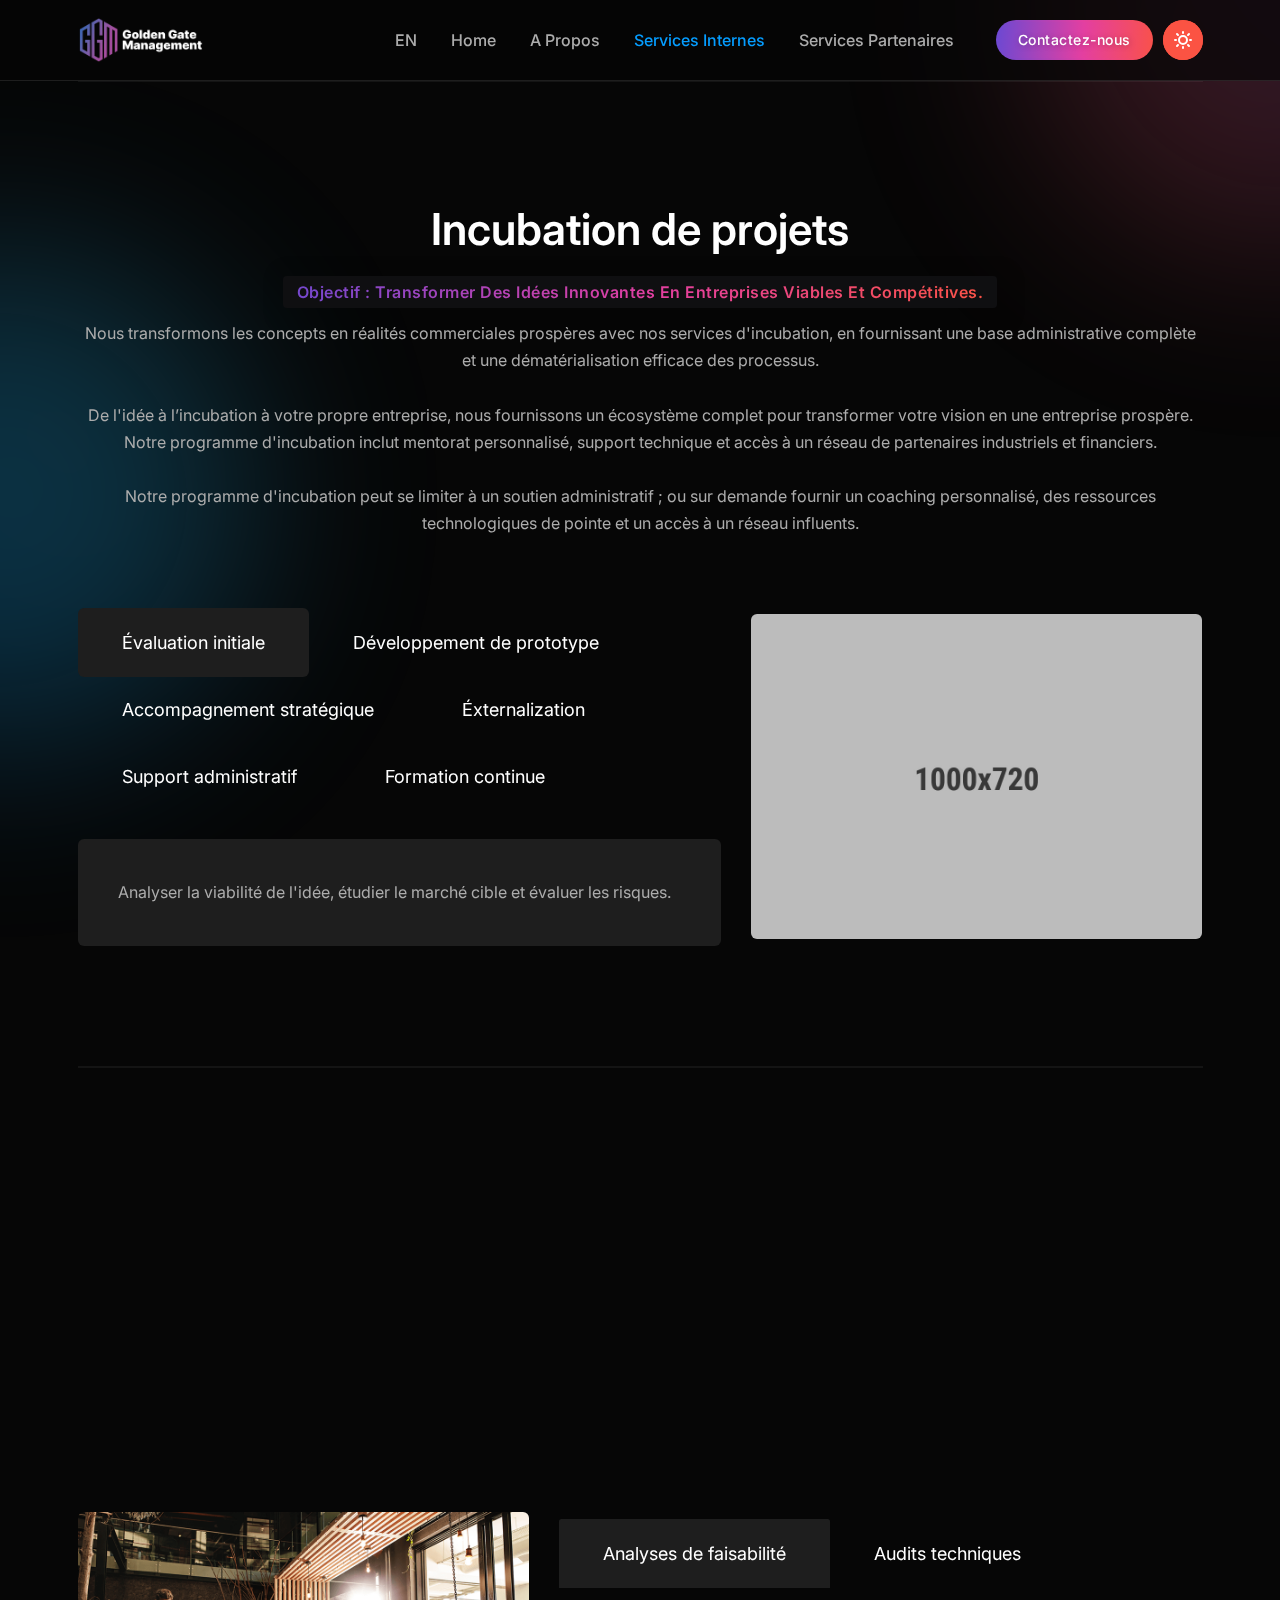
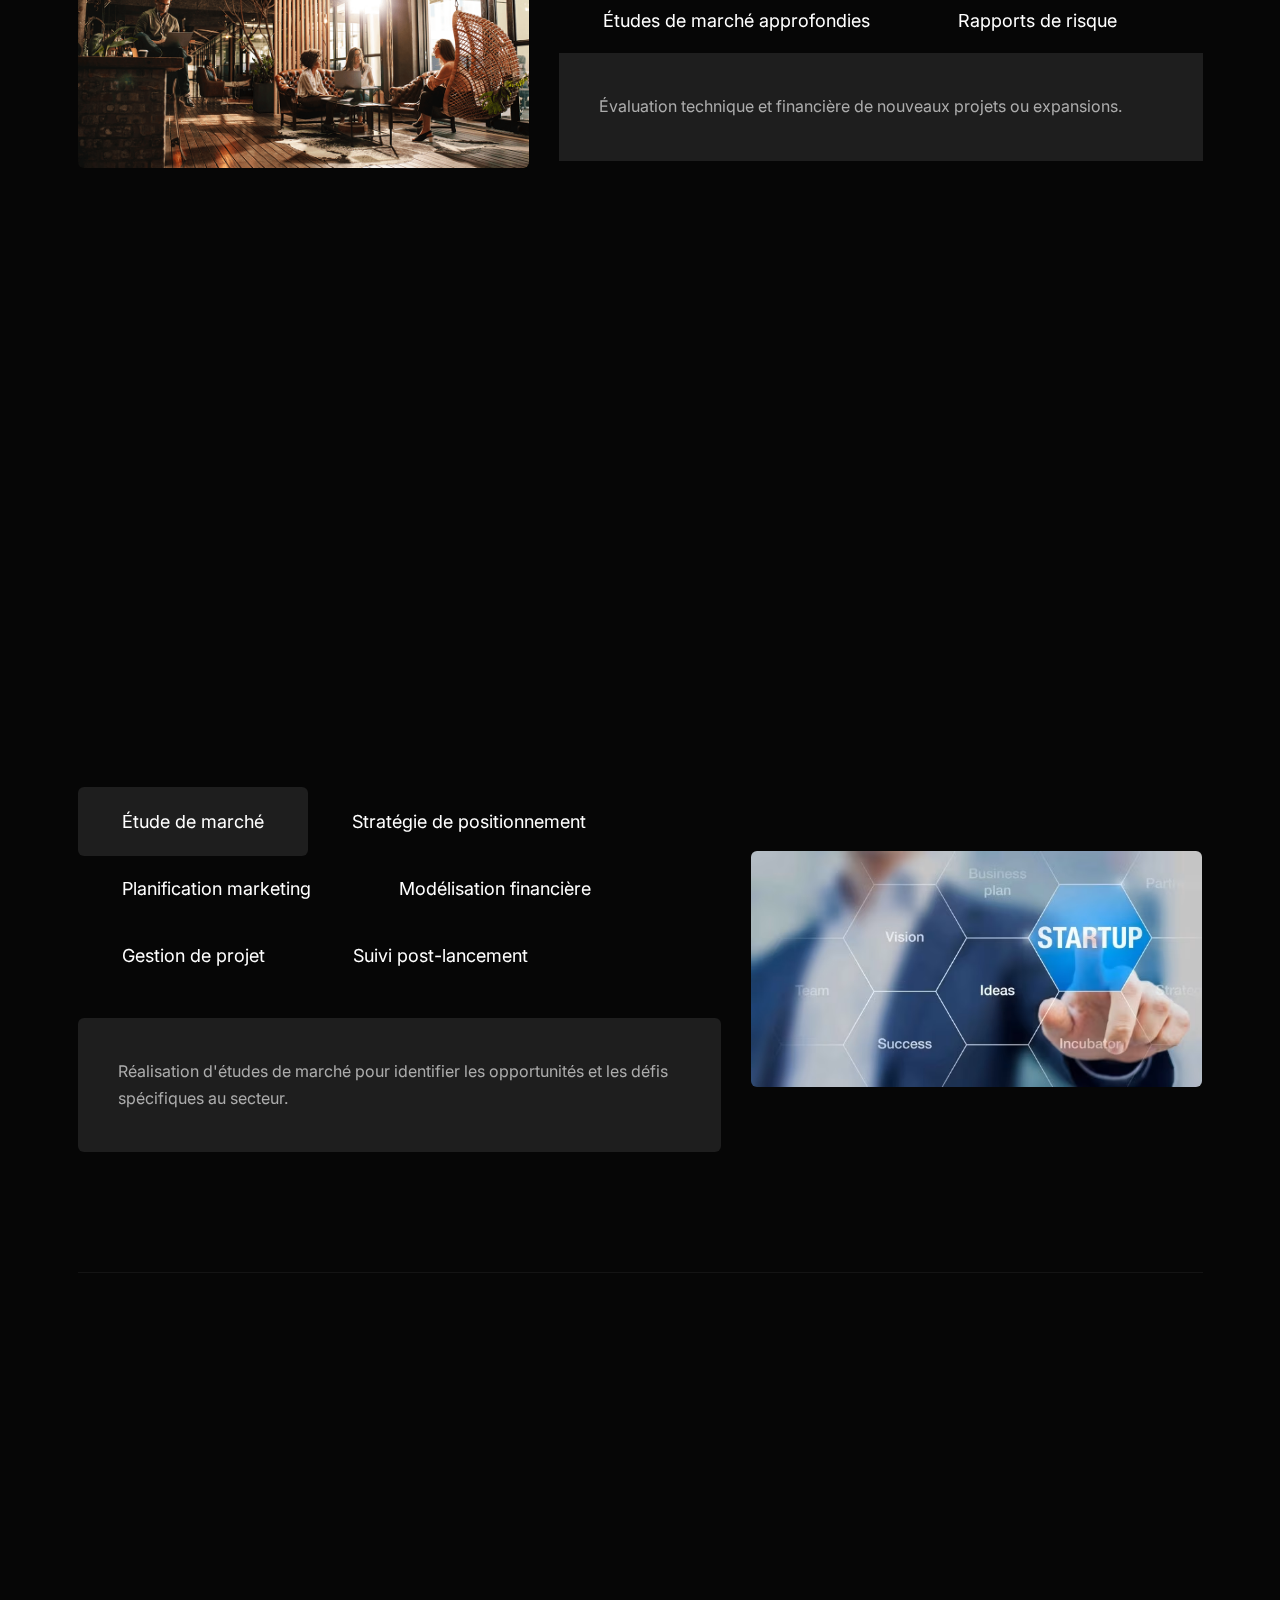
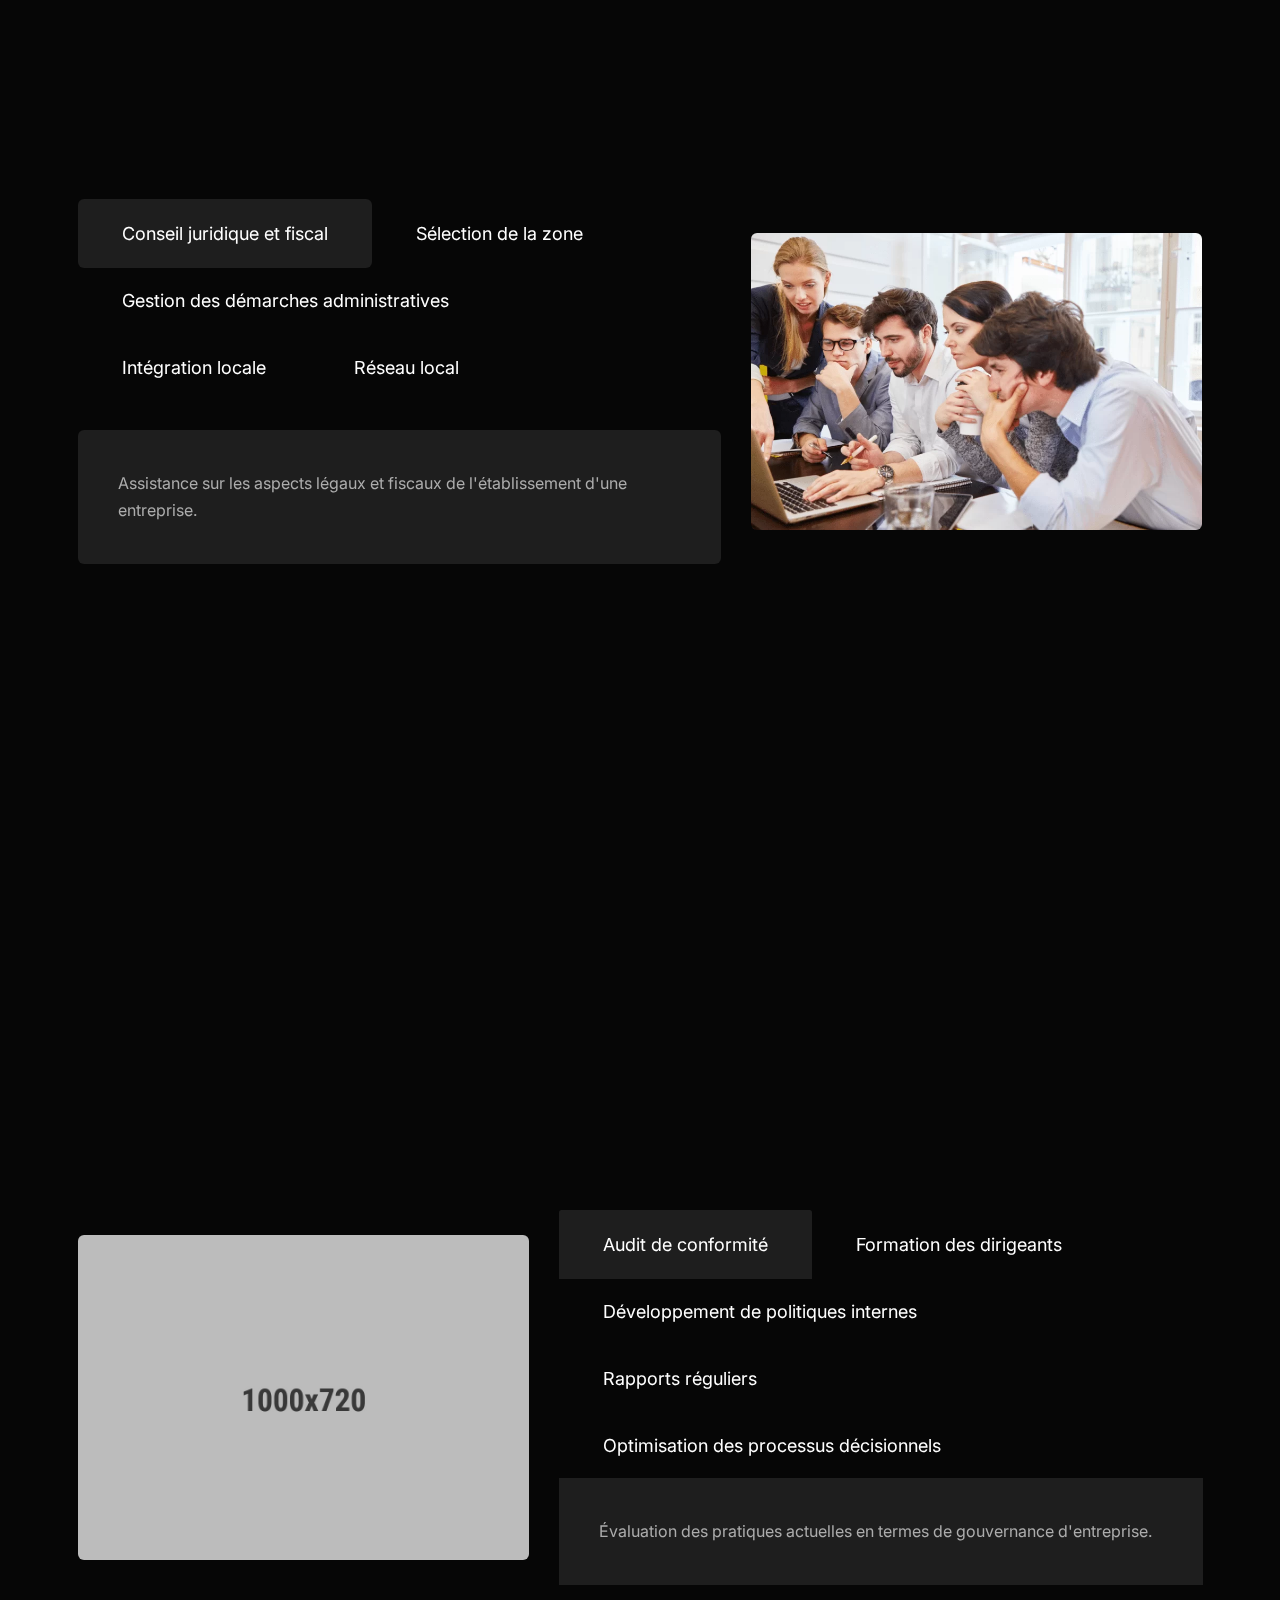
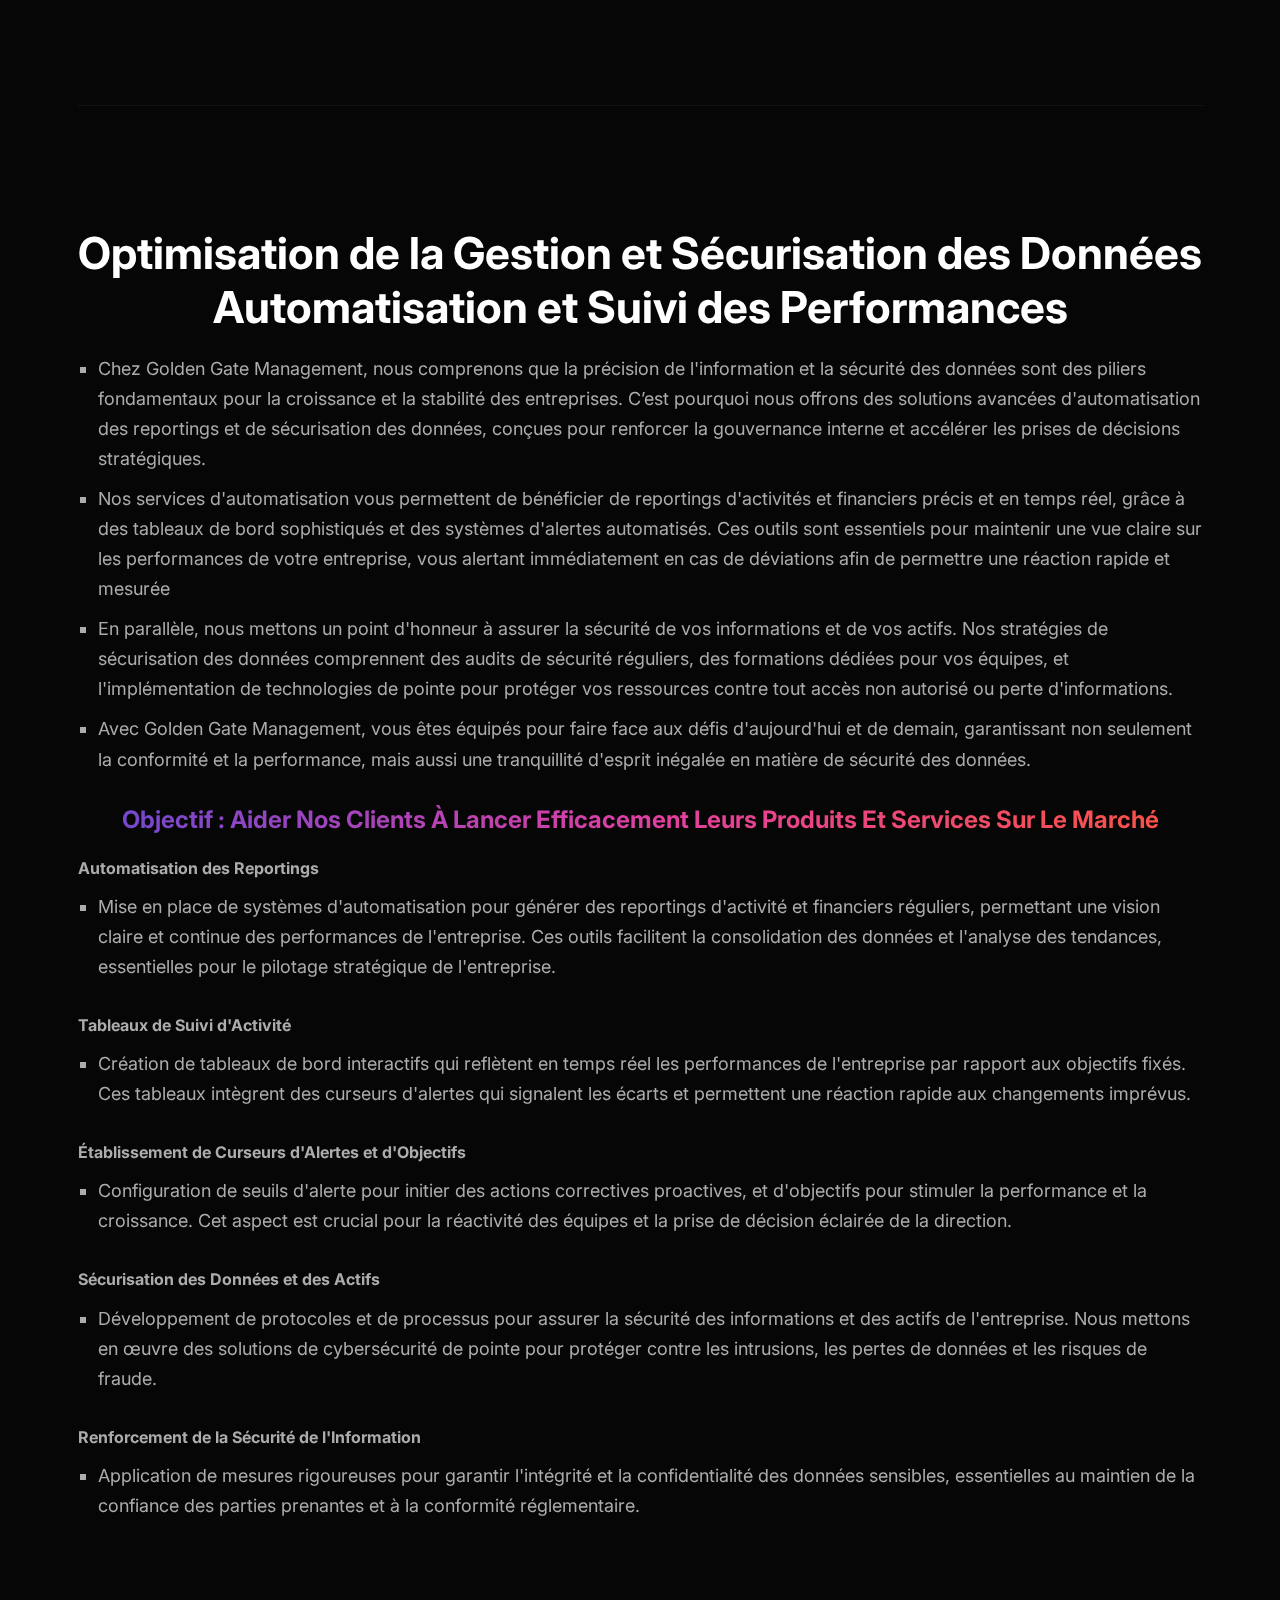
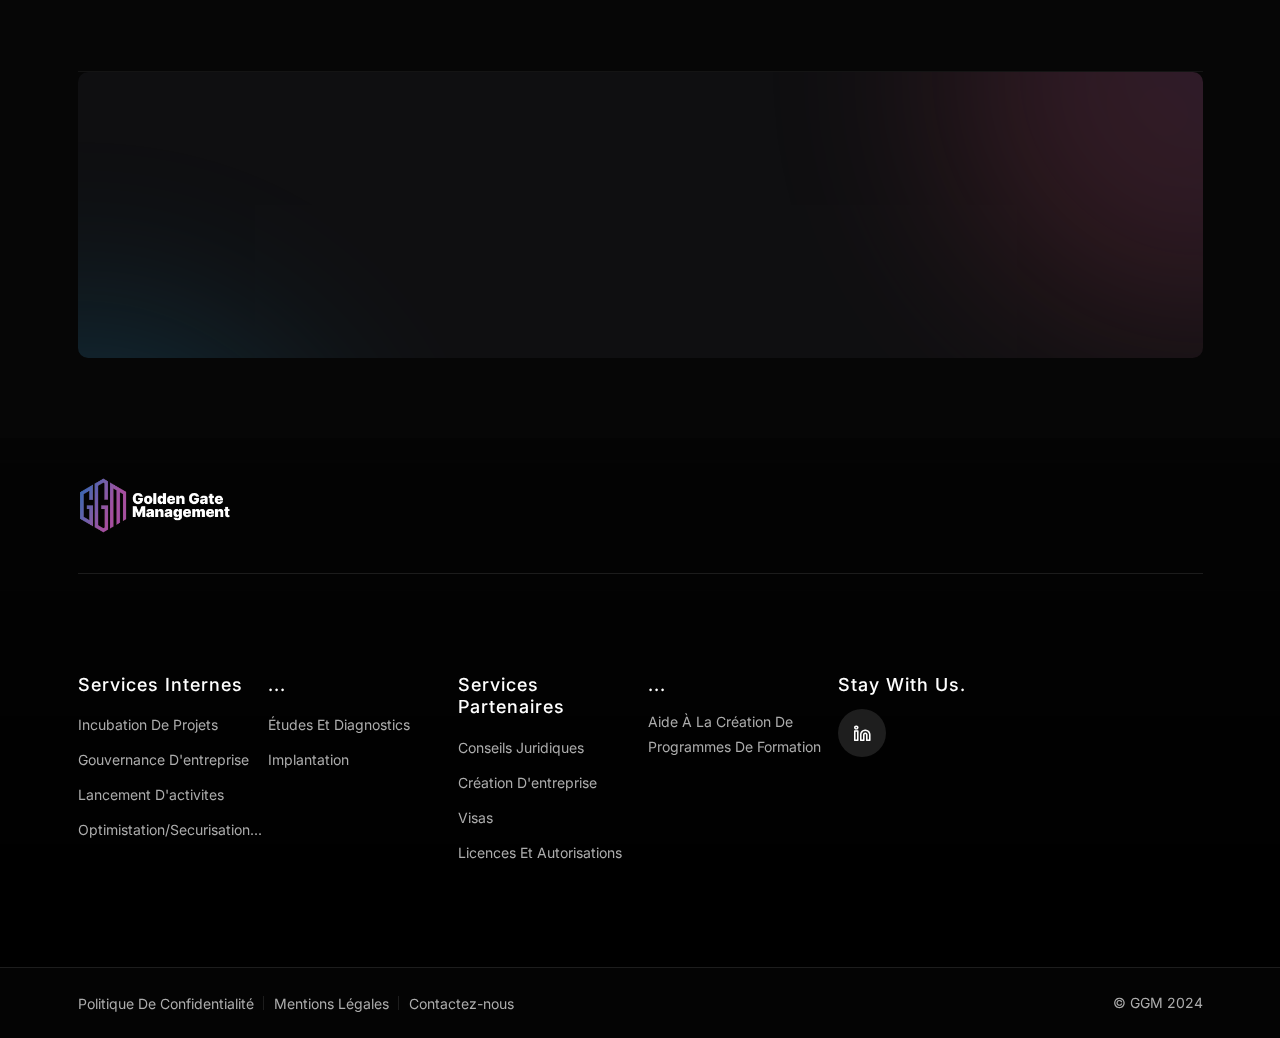
<file: servicesfr.html>
<!DOCTYPE html>
<html lang="en">

<head>
    <meta charset="UTF-8">
    <meta name="viewport" content="width=device-width, initial-scale=1.0">
    <meta name="theme-style-mode" content="1"> <!-- 0 == light, 1 == dark -->

    <title>Golden Gate Management</title>
    <!-- Favicon -->
    <link rel="shortcut icon" type="image/x-icon" href="assets/images/favicon.png">
    <!-- CSS ============================================ -->
    <link rel="stylesheet" href="assets/css/vendor/bootstrap.min.css">
    <link rel="stylesheet" href="assets/css/plugins/animation.css">
    <link rel="stylesheet" href="assets/css/plugins/feature.css">
    <link rel="stylesheet" href="assets/css/plugins/magnify.min.css">
    <link rel="stylesheet" href="assets/css/plugins/slick.css">
    <link rel="stylesheet" href="assets/css/plugins/slick-theme.css">
    <link rel="stylesheet" href="assets/css/plugins/lightbox.css">
    <link rel="stylesheet" href="assets/css/style.css">
</head>


<body>
    <main class="page-wrapper">
       <!-- Start Header Area  -->
       <header class="rainbow-header header-default header-not-transparent header-sticky">
        <div class="container position-relative">
            <div class="row align-items-center row--0">
                <div class="col-lg-3 col-md-6 col-4">
                    <div class="logo">
                        <a href="indexfr.html">
                            <img class="logo-light" src="assets/images/logo/logo.png" alt="Corporate Logo">
                            <img class="logo-dark" src="assets/images/logo/logo-dark.png" alt="Corporate Logo">
                        </a>
                    </div>
                </div>
                <div class="col-lg-9 col-md-6 col-8 position-static">
                    <div class="header-right">

                        <nav class="mainmenu-nav d-none d-lg-block">
                            <ul class="mainmenu">
                                <li><a href="services.html">EN</a></li>
                                <li class="with-megamenu has-menu-child-item position-relative"><a href="indexfr.html">Home</a>
                                </li>
                                <li><a href="aboutfr.html">A Propos</a></li>


                                <li class="has-droupdown has-menu-child-item"><a href="servicesfr.html">Services Internes</a>
                                    <ul class="submenu">
                                        <li><a href="servicesfr.html#a1">Incubation de Projets</a></li>
                                        <li><a href="servicesfr.html#e1">Études et diagnostics</a></li>
                                        <li><a href="servicesfr.html#c1">Lancement d'activites</a></li>
                                        <li><a href="servicesfr.html#f1">Implantation</a></li>
                                        <li><a href="servicesfr.html#b1">Gouvernance d'entreprise</a></li>
                                        <li><a href="servicesfr.html#d1">Optimistation/Securisation...</a></li>
                                    </ul>
                                </li>
                                <li class="has-droupdown has-menu-child-item"><a href="servicesextfr.html">Services Partenaires</a>
                                    <ul class="submenu">
                                        <li><a href="servicesextfr.html#f2">Levée de Fonds</a></li>
                                        <li><a href="servicesextfr.html#b2">Création d'entreprise</a></li>
                                        <li><a href="servicesextfr.html#a2">Conseils juridiques</a></li>
                                        <li><a href="servicesextfr.html#d2">Licences et autorisations</a></li>
                                        <li><a href="servicesextfr.html#e2">Aide à la Création de Programmes de Formation</a></li>
                                        <li><a href="servicesextfr.html#c2">Visas</a></li>
                                    </ul>
                                </li>
                            </ul>
                        </nav>

                        <!-- Start Header Btn  -->
                        <div class="header-btn">
                            <a class="btn-default btn-small round" href="contactfr.html">Contactez-nous</a>
                        </div>
                        <!-- End Header Btn  -->

                        <!-- Start Mobile-Menu-Bar -->
                        <div class="mobile-menu-bar ml--5 d-block d-lg-none">
                            <div class="hamberger">
                                <button class="hamberger-button">
                                    <i class="feather-menu"></i>
                                </button>
                            </div>
                        </div>
                        <!-- Start Mobile-Menu-Bar -->

                        <div id="my_switcher" class="my_switcher">
                            <ul>
                                <li>
                                    <a href="javascript: void(0);" data-theme="light" class="setColor light">
                                        <img class="sun-image" src="assets/images/icons/sun-01.svg" alt="Sun images">
                                    </a>
                                </li>
                                <li>
                                    <a href="javascript: void(0);" data-theme="dark" class="setColor dark">
                                        <img class="Victor Image" src="assets/images/icons/vector.svg" alt="Vector Images">
                                    </a>
                                </li>
                            </ul>
                        </div>

                    </div>
                </div>
            </div>
        </div>
    </header>
    <!-- End Header Area  -->
    <div class="popup-mobile-menu">
        <div class="inner">
            <div class="header-top">
                <div class="logo">
                    <a href="indexfr.html">
                        <img class="logo-light" src="assets/images/logo/logo.png" alt="Corporate Logo">
                        <img class="logo-dark" src="assets/images/logo/logo-dark.png" alt="Corporate Logo">
                    </a>
                </div>
                <div class="close-menu">
                    <button class="close-button">
                        <i class="feather-x"></i>
                    </button>
                </div>
            </div>
            <ul class="mainmenu">
                <li class=""><a href="indexfr.html">Home</a>

                </li>
                <li><a href="aboutfr.html">A Propos</a></li>

                <li class="has-droupdown has-menu-child-item"><a href="servicesfr.html">Services</a>
                    <ul class="submenu">
                        <li><a href="servicesfr.html#a1">Incubation de Projets</a></li>
                        <li><a href="servicesfr.html#b1">Gouvernance d'entreprise</a></li>
                        <li><a href="servicesfr.html#c1">Lancement d'activites</a></li>
                        <li><a href="servicesfr.html#d1">Optimistation/Securisation...</a></li>
                        <li><a href="servicesfr.html#e1">Études et diagnostics</a></li>
                        <li><a href="servicesfr.html#f1">Création et implantation</a></li>
                    </ul>
                </li>
                <li class="has-droupdown has-menu-child-item"><a href="servicesextfr.html">Services partenaires</a>
                    <ul class="submenu">
                            <li><a href="servicesextfr.html#f2">Levée de Fonds</a></li>
                            <li><a href="servicesextfr.html#a2">Conseils juridiques</a></li>
                            <li><a href="servicesextfr.html#b2">Création d'entreprise</a></li>
                            <li><a href="servicesextfr.html#c2">Aide à la Création de Programmes de Formation</a></li>
                            <li><a href="servicesextfr.html#d2">Visas</a></li>
                            <li><a href="servicesextfr.html#e2">Licences et autorisations</a></li>
                      </ul>  
                </li>
                <li><a href="contactfr.html">Contactez-nous</a></li>
                <li><a href="services.html">EN</a></li>
        </div>
    </div>
    <!-- Start Theme Style  -->
    <div>
        <div class="rainbow-gradient-circle"></div>
        <div class="rainbow-gradient-circle theme-pink"></div>
    </div>
    <!-- End Theme Style  -->



        <!-- Start Team Area  -->
        <div class="main-content">

                           

            <!-- Start Seperator Area  -->
            <div class="rbt-separator-mid">
                <div class="container">
                    <hr class="rbt-separator m-0">
                </div>
            </div>
            <!-- End Seperator Area  -->

            <!-- Start tab Style Two  -->
            <div id="a1" class="rainbow-tab-area rainbow-section-gap">
                <div class="container">
                    <div class="row mb--40">
                        <div class="col-lg-12">
                            <div class="section-title text-center" data-sal="slide-up" data-sal-duration="700" data-sal-delay="100">
                                <h2 class="title w-600 mb--20">Incubation de projets</h2>
                                <h4 class="subtitle "><span class="theme-gradient">Objectif : Transformer des idées innovantes en entreprises viables et compétitives.</span></h4>
                                <p>Nous transformons les concepts en réalités commerciales prospères avec nos services 
                                    d'incubation, en fournissant une base administrative complète et une dématérialisation 
                                    efficace des processus.<br><br>
                                    De l'idée à l’incubation à votre propre entreprise, nous fournissons un écosystème complet 
                                    pour transformer votre vision en une entreprise prospère. Notre programme d'incubation  
                                    inclut mentorat personnalisé, support technique et accès à un réseau de partenaires 
                                    industriels et financiers.<br><br>
                                    Notre programme d'incubation peut se limiter à un soutien administratif ; ou sur demande fournir un coaching personnalisé, des ressources technologiques de pointe et un accès à un réseau 
                                    influents. 
                                    </p>
                            </div>
                        </div>
                    </div>
                    <div>
                        <div class="row row row--30 align-items-center">
                            <div class="col-lg-5 order-1 order-lg-2">
                                <img class="radius-small" src="assets/images/tab/tabs-01.jpg" alt="Corporate Template">
                            </div>

                            <div class="col-lg-7 mt_md--40 mt_sm--40 order-2 order-lg-1">
                                <div class="rainbow-default-tab style-two">
                                    <ul class="nav nav-tabs tab-button" role="tablist">
                                        <li class="nav-item tabs__tab " role="presentation">
                                            <button class="nav-link active" id="irin-tab" data-bs-toggle="tab" data-bs-target="#irin" type="button" role="tab" aria-controls="irin" aria-selected="true">Évaluation initiale</button>
                                        </li>
                                        <li class="nav-item tabs__tab " role="presentation">
                                            <button class="nav-link" id="nipa-tab" data-bs-toggle="tab" data-bs-target="#nipa" type="button" role="tab" aria-controls="nipa" aria-selected="false">Développement de prototype</button>
                                        </li>
                                        <li class="nav-item tabs__tab " role="presentation">
                                            <button class="nav-link" id="supa-tab" data-bs-toggle="tab" data-bs-target="#supa" type="button" role="tab" aria-controls="supa" aria-selected="false">Accompagnement stratégique</button>
                                        </li>
                                        <li class="nav-item tabs__tab " role="presentation">
                                            <button class="nav-link" id="a-tab" data-bs-toggle="tab" data-bs-target="#a" type="button" role="tab" aria-controls="a" aria-selected="false">Éxternalization</button>
                                        </li>
                                        <li class="nav-item tabs__tab " role="presentation">
                                            <button class="nav-link" id="b-tab" data-bs-toggle="tab" data-bs-target="#b" type="button" role="tab" aria-controls="b" aria-selected="false">Support administratif</button>
                                        </li>
                                        <li class="nav-item tabs__tab " role="presentation">
                                            <button class="nav-link" id="c-tab" data-bs-toggle="tab" data-bs-target="#c" type="button" role="tab" aria-controls="c" aria-selected="false">Formation continue</button>
                                        </li>
                                    </ul>
                                    <div class="rainbow-tab-content tab-content">
                                        <div class="tab-pane fade show active" id="irin" role="tabpanel" aria-labelledby="irin-tab">
                                            <p>Analyser la viabilité de l'idée, étudier le marché cible et évaluer les 
                                                risques.</p>
                                        </div>

                                        <div class="tab-pane fade" id="nipa" role="tabpanel" aria-labelledby="profile-tab">
                                            <p>Aider à la conception et au développement de prototypes 
                                                pour tester le marché et améliorer le produit</p>
                                        </div>

                                        <div class="tab-pane fade" id="supa" role="tabpanel" aria-labelledby="contact-tab">
                                            <p> Offrir un coaching personnalisé en stratégie d'entreprise 
                                                et en développement produit.</p>
                                        </div>
                                        <div class="tab-pane fade" id="a" role="tabpanel" aria-labelledby="a-tab">
                                            <p>Organizer l'autonomie du projet en créent une existence juridique avec une 
                                                assistance dans toutes les démarches administratives nécessaires à la création 
                                                d'entreprise.</p>
                                        </div>
                                            <div class="tab-pane fade" id="b" role="tabpanel" aria-labelledby="b-tab">
                                                    <p>Pour les premiers pas de botre projet nous fournissons un portage complet avec notre adresse administrative, des moyens de communication dédiés, et un sous-compte banquaire.</p>
                                            </div>
                                            <div class="tab-pane fade" id="c" role="tabpanel" aria-labelledby="c-tab">
                                                    <p>Organisation de workshops et de sessions de formation sur des 
                                                        thèmes spécifiques comme le marketing digital, la gestion financière, et le droit des affaires.</p>
                                            </div>
                                        </div>
                                    </div>
                                    
                                </div>
                                
                            </div>
                        </div>
                    </div>
                </div>
                <!-- Start tab Style Two  -->
                            <!-- Start Seperator Area  -->
            <div class="rbt-separator-mid">
                <div class="container">
                    <hr class="rbt-separator m-0">
                </div>
            </div>
            <!-- End Seperator Area  -->
                                                        <!-- Start Seperator Area  -->
                                                        <div class="rbt-separator-mid">
                                                            <div class="container">
                                                                <hr class="rbt-separator m-0">
                                                            </div>
                                                        </div>
                                                        <!-- End Seperator Area  -->
                                                            
                                                            <!-- Start tab Style One  -->
                                                            <div id="e1" class="rainbow-tab-area rainbow-section-gap">
                                                                <div class="container">
                                                                    <div class="row mb--40">
                                                                        <div class="col-lg-12">
                                                                            <div class="section-title text-center" data-sal="slide-up" data-sal-duration="700" data-sal-delay="100">
                                                                                <h2 class="title w-600 mb--20">Études et diagnostics</h2>
                                                                                <h4 class="subtitle "><span class="theme-gradient">Objectif : Fournir une base solide pour les décisions d'investissement et de développement 
                                                                                    grâce à des analyses approfondies.</span></h4>
                                                                                <p>Avant de plonger, laissez-nous évaluer la faisabilité technique et financière de vos projets 
                                                                                    avec des analyses approfondies pour assurer la meilleure prise de décision.<br><br>
                                                                                    Avec notre approche basée sur des données probantes, nous évaluons la viabilité de vos 
                                                                                    projets à travers des études de marché détaillées et des diagnostics techniques, vous 
                                                                                    offrant ainsi une base solide pour vos décisions d'investissement.
                                                                                    </p>
                                                                            </div>
                                                                        </div>
                                                                    </div>
                                                
                                                                    <div class="row row row--30 align-items-center">
                                                                        <div class="col-lg-5">
                                                                            <img class="radius-small" src="assets/images/tab/tabs-04.png" alt="Corporate Template">
                                                                        </div>
                                                                        <div class="col-lg-7 mt_md--40 mt_sm--40 order-2 order-lg-1">
                                                                            <div class="rainbow-default-tab">
                                                                                <ul class="nav nav-tabs tab-button" role="tablist">
                                                                                    <li class="nav-item tabs__tab " role="presentation">
                                                                                        <button class="nav-link active" id="da-tab" data-bs-toggle="tab" data-bs-target="#da" type="button" role="tab" aria-controls="da" aria-selected="true">Analyses de faisabilité</button>
                                                                                    </li>
                                                                                    <li class="nav-item tabs__tab " role="presentation">
                                                                                        <button class="nav-link" id="db-tab" data-bs-toggle="tab" data-bs-target="#db" type="button" role="tab" aria-controls="db" aria-selected="false">Audits techniques</button>
                                                                                    </li>
                                                                                    <li class="nav-item tabs__tab " role="presentation">
                                                                                        <button class="nav-link" id="dc-tab" data-bs-toggle="tab" data-bs-target="#dc" type="button" role="tab" aria-controls="dc" aria-selected="false">Études de marché approfondies</button>
                                                                                    </li>
                                                                                    <li class="nav-item tabs__tab " role="presentation">
                                                                                        <button class="nav-link" id="dd-tab" data-bs-toggle="tab" data-bs-target="#dd" type="button" role="tab" aria-controls="dd" aria-selected="false">Rapports de risque</button>
                                                                                    </li>
                                                                                </ul>
                                                                                <div class="rainbow-tab-content tab-content">
                                                                                    <div class="tab-pane fade show active" id="da" role="tabpanel" aria-labelledby="da-tab">
                                                                                        <p> Évaluation technique et financière de nouveaux projets ou 
                                                                                            expansions.</p>
                                                                                    </div>
                                                
                                                                                    <div class="tab-pane fade" id="db" role="tabpanel" aria-labelledby="db-tab">
                                                                                        <p>Inspection et évaluation des infrastructures technologiques et des 
                                                                                            processus opérationnels.</p>
                                                                                    </div>
                                                
                                                                                    <div class="tab-pane fade" id="dc" role="tabpanel" aria-labelledby="dc-tab">
                                                                                        <p>Collecte et analyse de données pour soutenir le 
                                                                                            développement de produits et l'entrée sur de nouveaux marchés.</p>
                                                                                    </div>
                                                                                    <div class="tab-pane fade" id="dd" role="tabpanel" aria-labelledby="dd-tab">
                                                                                        <p>Identification et évaluation des risques potentiels associés aux 
                                                                                            nouveaux investissements ou stratégies.</p>
                                                                                    </div>
                                                                                </div>
                                                                            </div>
                                                                        </div>
                                                                    </div>
                                                
                                                                </div>
                                                            </div>
                                                            <!-- Start tab Style One  -->
                

             <!-- Start tab Style Two  -->
             <div id="c1" class="rainbow-tab-area rainbow-section-gap">
                <div class="container">
                    <div class="row mb--40">
                        <div class="col-lg-12">
                            <div class="section-title text-center" data-sal="slide-up" data-sal-duration="700" data-sal-delay="100">
                                <h2 class="title w-600 mb--20">Lancement d'activités</h2>
                                <h4 class="subtitle "><span class="theme-gradient">Objectif : Aider nos clients à lancer efficacement leurs produits ou services sur le marché</span></h4>
                                <p>Nos experts en modélisation économique vous guident vers le meilleur chemin de marché, 
                                    optimisant votre modèle d'affaires pour maximiser les revenus et minimiser les coûts.
                                    Analysez le marché avec précision grâce à notre expertise en positionnement marché. 
                                    Nous vous aidons à définir le meilleur processus étape par étape, en vous orientant vers des 
                                    stratégies de distribution et de commercialisation innovantes et rentables.<br><br>
                                    Nous analysons le marché, créons des prototypes, testons le produit et définissons les 
                                    stratégies de prix et de distribution les plus efficaces pour assurer un lancement réussi. Nos 
                                    clients bénéficient d'un accompagnement sur mesure pour naviguer dans les premières 
                                    étapes cruciales de la commercialisation.</p>
                            </div>
                        </div>
                    </div>
                    <div>
                        <div class="row row row--30 align-items-center">
                            <div class="col-lg-5 order-1 order-lg-2">
                                <img class="radius-small" src="assets/images/tab/tabs-03.avif" alt="Corporate Template">
                            </div>

                            <div class="col-lg-7 mt_md--40 mt_sm--40 order-2 order-lg-1">
                                <div class="rainbow-default-tab style-two">
                                    <ul class="nav nav-tabs tab-button" role="tablist">
                                        <li class="nav-item tabs__tab " role="presentation">
                                            <button class="nav-link active" id="ba-tab" data-bs-toggle="tab" data-bs-target="#ba" type="button" role="tab" aria-controls="ba" aria-selected="true">Étude de marché</button>
                                        </li>
                                        <li class="nav-item tabs__tab " role="presentation">
                                            <button class="nav-link" id="bb-tab" data-bs-toggle="tab" data-bs-target="#bb" type="button" role="tab" aria-controls="bb" aria-selected="false">Stratégie de positionnement</button>
                                        </li>
                                        <li class="nav-item tabs__tab " role="presentation">
                                            <button class="nav-link" id="bc-tab" data-bs-toggle="tab" data-bs-target="#bc" type="button" role="tab" aria-controls="bc" aria-selected="false">Planification marketing</button>
                                        </li>
                                        <li class="nav-item tabs__tab " role="presentation">
                                            <button class="nav-link" id="bd-tab" data-bs-toggle="tab" data-bs-target="#bd" type="button" role="tab" aria-controls="bd" aria-selected="false">Modélisation financière</button>
                                        </li>
                                        <li class="nav-item tabs__tab " role="presentation">
                                            <button class="nav-link" id="be-tab" data-bs-toggle="tab" data-bs-target="#be" type="button" role="tab" aria-controls="be" aria-selected="false">Gestion de projet</button>
                                        </li>
                                        <li class="nav-item tabs__tab " role="presentation">
                                            <button class="nav-link" id="bf-tab" data-bs-toggle="tab" data-bs-target="#bf" type="button" role="tab" aria-controls="bf" aria-selected="false">Suivi post-lancement</button>
                                        </li>
                                    </ul>
                                    <div class="rainbow-tab-content tab-content">
                                        <div class="tab-pane fade show active" id="ba" role="tabpanel" aria-labelledby="ba-tab">
                                            <p>Réalisation d'études de marché pour identifier les opportunités et les 
                                                défis spécifiques au secteur.</p>
                                        </div>

                                        <div class="tab-pane fade" id="bb" role="tabpanel" aria-labelledby="bb-tab">
                                            <p>Définition du positionnement de l'entreprise et du produit 
                                                sur le marché.</p>
                                        </div>

                                        <div class="tab-pane fade" id="bc" role="tabpanel" aria-labelledby="bc-tab">
                                            <p> Développement de stratégies marketing et de communication 
                                                adaptées.</p>
                                        </div>
                                        <div class="tab-pane fade" id="bd" role="tabpanel" aria-labelledby="bd-tab">
                                            <p>Création de modèles financiers pour prévoir les revenus et les 
                                                dépenses.</p>
                                        </div>
                                            <div class="tab-pane fade" id="be" role="tabpanel" aria-labelledby="be-tab">
                                                    <p>Supervision du processus de lancement, du planning à l'exécution.</p>
                                            </div>
                                            <div class="tab-pane fade" id="bf" role="tabpanel" aria-labelledby="bf-tab">
                                                <p>Analyse des performances et ajustement des stratégies en 
                                                    conséquence.</p>
                                        </div>
                                    </div>
                                </div>

                            </div>

                        </div>
                    </div>
                </div>
            </div>
            <!-- Start tab Style Two  -->






            <!-- Start Seperator Area  -->
            <div class="rbt-separator-mid">
                <div class="container">
                    <hr class="rbt-separator m-0">
                </div>
            </div>
            <!-- End Seperator Area  -->

            <!-- Start tab Style Two  -->
            <div id="f1" class="rainbow-tab-area rainbow-section-gap">
                <div class="container">
                    <div class="row mb--40">
                        <div class="col-lg-12">
                            <div class="section-title text-center" data-sal="slide-up" data-sal-duration="700" data-sal-delay="100">
                                <h2 class="title w-600 mb--20">Implantation d'entreprises</h2>
                                <h4 class="subtitle "><span class="theme-gradient">Objectif : Faciliter l'établissement et l'expansion des entreprises selon son activité et ses 
                                    besoins.</span></h4>
                                <p>Profitez de notre expertise locale et internationale pour établir ou étendre votre entreprise. 
                                    De la création à l'implantation, nous simplifions le processus.<br><br>
                                    Exploitez notre connaissance approfondie du cadre réglementaire et commercial via nos partenaires pour 
                                    établir ou étendre votre entreprise avec assurance et conformité.<br><br>
                                    Nous facilitons non seulement la création de votre entreprise mais optimisons également 
                                    votre structure fiscale et juridique pour profiter pleinement des avantages commerciaux des 
                                    meilleures régions entrepreneuriales au monde. Notre accompagnement inclut des conseils 
                                    sur les régulations locales
                                    </p>
                            </div>
                        </div>
                    </div>
                    <div>
                        <div class="row row row--30 align-items-center">
                            <div class="col-lg-5 order-1 order-lg-2">
                                <img class="radius-small" src="assets/images/tab/tabs-05.webp" alt="Corporate Template">
                            </div>

                            <div class="col-lg-7 mt_md--40 mt_sm--40 order-2 order-lg-1">
                                <div class="rainbow-default-tab style-two">
                                    <ul class="nav nav-tabs tab-button" role="tablist">
                                        <li class="nav-item tabs__tab " role="presentation">
                                            <button class="nav-link active" id="ea-tab" data-bs-toggle="tab" data-bs-target="#ea" type="button" role="tab" aria-controls="ea" aria-selected="true">Conseil juridique et fiscal</button>
                                        </li>
                                        <li class="nav-item tabs__tab " role="presentation">
                                            <button class="nav-link" id="eb-tab" data-bs-toggle="tab" data-bs-target="#eb" type="button" role="tab" aria-controls="eb" aria-selected="false">Sélection de la zone</button>
                                        </li>
                                        <li class="nav-item tabs__tab " role="presentation">
                                            <button class="nav-link" id="ec-tab" data-bs-toggle="tab" data-bs-target="#ec" type="button" role="tab" aria-controls="ec" aria-selected="false">Gestion des démarches administratives</button>
                                        </li>
                                        <li class="nav-item tabs__tab " role="presentation">
                                            <button class="nav-link" id="ed-tab" data-bs-toggle="tab" data-bs-target="#ed" type="button" role="tab" aria-controls="ed" aria-selected="false">Intégration locale</button>
                                        </li>
                                        <li class="nav-item tabs__tab " role="presentation">
                                            <button class="nav-link" id="ee-tab" data-bs-toggle="tab" data-bs-target="#ee" type="button" role="tab" aria-controls="ee" aria-selected="false">Réseau local</button>
                                        </li>
                                    </ul>
                                    <div class="rainbow-tab-content tab-content">
                                        <div class="tab-pane fade show active" id="ea" role="tabpanel" aria-labelledby="ea-tab">
                                            <p> Assistance sur les aspects légaux et fiscaux de l'établissement 
                                                d'une entreprise.</p>
                                        </div>

                                        <div class="tab-pane fade" id="eb" role="tabpanel" aria-labelledby="eb">
                                            <p>Aide à la sélection de la zone la plus adaptée aux besoins de 
                                                l'entreprise.</p>
                                        </div>

                                        <div class="tab-pane fade" id="ec" role="tabpanel" aria-labelledby="ec-tab">
                                            <p> Support dans les démarches administratives 
                                                pour la création d'entreprise.</p>
                                        </div>
                                        <div class="tab-pane fade" id="ed" role="tabpanel" aria-labelledby="ed-tab">
                                            <p>Conseils sur l'adaptation culturelle et commerciale dans la région.</p>
                                        </div>
                                            <div class="tab-pane fade" id="ee" role="tabpanel" aria-labelledby="ee-tab">
                                                    <p>Introduction à des réseaux d'affaires locaux et à des partenaires potentiels.
                                                    </p>
                                            </div>
                                        </div>
                                    </div>
                                    
                                </div>
                                
                            </div>
                        </div>
                    </div>
                </div>
                <!-- Start tab Style Two  -->

                <!-- Start tab Style One  -->
                <div id="b1" class="rainbow-tab-area rainbow-section-gap">
                    <div class="container">
                        <div class="row mb--40">
                            <div class="col-lg-12">
                                <div class="section-title text-center" data-sal="slide-up" data-sal-duration="700" data-sal-delay="100">
                                    <h2 class="title w-600 mb--20">Governance D'Entreprise</h2>
                                    <h4 class="subtitle "><span class="theme-gradient">Objectif : Améliorer la structure organisationnelle et la conformité de l'entreprise pour une 
                                        gestion plus efficace et responsable.</span></h4>
                                    <p>Nos consultants spécialisés en gouvernance d'entreprise vous aident à structurer ou 
                                        restructurer votre organisation pour une efficacité maximale, en assurant conformité et 
                                        intégrité à chaque étape.<br><br>
                                        Améliorez la structure et l’organisation de votre entreprise avec nos services de 
                                        gouvernance d'entreprise. Nous vous aidons à établir des pratiques solides qui favorisent la 
                                        transparence et la responsabilité.<br><br>
                                        Notre conseil en gouvernance transforme votre structure organisationnelle pour améliorer 
                                        l'efficacité opérationnelle, les processus de prises de décisions et les relations avec les 
                                        clients, fournisseurs et partenaires.
                                        </p>
                                </div>
                            </div>
                        </div>
    
                        <div class="row row row--30 align-items-center">
                            <div class="col-lg-5">
                                <img class="radius-small" src="assets/images/tab/tabs-02.jpg" alt="Corporate Template">
                            </div>
                            <div class="col-lg-7 mt_md--40 mt_sm--40 order-2 order-lg-1">
                                <div class="rainbow-default-tab">
                                    <ul class="nav nav-tabs tab-button" role="tablist">
                                        <li class="nav-item tabs__tab " role="presentation">
                                            <button class="nav-link active" id="ca-tab" data-bs-toggle="tab" data-bs-target="#ca" type="button" role="tab" aria-controls="ca" aria-selected="true">Audit de conformité</button>
                                        </li>
                                        <li class="nav-item tabs__tab " role="presentation">
                                            <button class="nav-link" id="cc-tab" data-bs-toggle="tab" data-bs-target="#cc" type="button" role="tab" aria-controls="cc" aria-selected="false">Formation des dirigeants</button>
                                        </li>
                                        <li class="nav-item tabs__tab " role="presentation">
                                            <button class="nav-link" id="cb-tab" data-bs-toggle="tab" data-bs-target="#cb" type="button" role="tab" aria-controls="cb" aria-selected="false">Développement de politiques internes</button>
                                        </li>
                                        <li class="nav-item tabs__tab " role="presentation">
                                            <button class="nav-link" id="ce-tab" data-bs-toggle="tab" data-bs-target="#ce" type="button" role="tab" aria-controls="ce" aria-selected="false">Rapports réguliers</button>
                                        </li>
                                        <li class="nav-item tabs__tab " role="presentation">
                                            <button class="nav-link" id="cd-tab" data-bs-toggle="tab" data-bs-target="#cd" type="button" role="tab" aria-controls="cd" aria-selected="false">Optimisation des processus décisionnels</button>
                                        </li>
                                    </ul>
                                    <div class="rainbow-tab-content tab-content">
                                        <div class="tab-pane fade show active" id="ca" role="tabpanel" aria-labelledby="ca-tab">
                                            <p> Évaluation des pratiques actuelles en termes de gouvernance 
                                                d'entreprise.</p>
                                        </div>
    
                                        <div class="tab-pane fade" id="cb" role="tabpanel" aria-labelledby="cb-tab">
                                            <p>Création et mise à jour de politiques pour 
                                                améliorer la transparence et la responsabilité.</p>
                                        </div>
    
                                        <div class="tab-pane fade" id="cc" role="tabpanel" aria-labelledby="cc-tab">
                                            <p>Sessions de formation pour les cadres et les membres du 
                                                conseil d'administration sur les meilleures pratiques en matière de gouvernance.</p>
                                        </div>
                                        <div class="tab-pane fade" id="cd" role="tabpanel" aria-labelledby="cd-tab">
                                            <p>Révision des processus pour assurer des 
                                                prises de décisions rapides et efficaces.</p>
                                        </div>
                                        <div class="tab-pane fade" id="ce" role="tabpanel" aria-labelledby="ce-tab">
                                            <p>Mise en place de systèmes de reporting pour le suivi des 
                                                performances et la conformité réglementaire.</p>
                                        </div>
                                    </div>
                                </div>
                            </div>
                        </div>
    
                    </div>
                </div>
                <!-- Start tab Style One  -->
                            <!-- Start Seperator Area  -->
            <div class="rbt-separator-mid">
                <div class="container">
                    <hr class="rbt-separator m-0">
                </div>
            </div>
            <!-- End Seperator Area  -->

            
                        <div id="d1" class="rainbow-elements-area rainbow-section-gap">
                            <div class="container">
                                <div class="row">
                                    <div class="col-lg-12">
                                        <div class="entry-content">
                                            <h2 style="text-align: center;">Optimisation de la Gestion et Sécurisation des Données
                                                Automatisation et Suivi des Performances</h2>
                                            <ul>
                                                <li>Chez Golden Gate Management, nous comprenons que la précision de l'information et la 
                                                    sécurité des données sont des piliers fondamentaux pour la croissance et la stabilité des 
                                                    entreprises. C’est pourquoi nous offrons des solutions avancées d'automatisation des 
                                                    reportings et de sécurisation des données, conçues pour renforcer la gouvernance interne et 
                                                    accélérer les prises de décisions stratégiques.</li>
                                                <li>Nos services d'automatisation vous permettent de bénéficier de reportings d'activités et 
                                                    financiers précis et en temps réel, grâce à des tableaux de bord sophistiqués et des 
                                                    systèmes d'alertes automatisés. Ces outils sont essentiels pour maintenir une vue claire sur 
                                                    les performances de votre entreprise, vous alertant immédiatement en cas de déviations afin 
                                                    de permettre une réaction rapide et mesurée</li>
                                                <li>En parallèle, nous mettons un point d'honneur à assurer la sécurité de vos informations et de 
                                                    vos actifs. Nos stratégies de sécurisation des données comprennent des audits de sécurité 
                                                    réguliers, des formations dédiées pour vos équipes, et l'implémentation de technologies de 
                                                    pointe pour protéger vos ressources contre tout accès non autorisé ou perte d'informations.</li>
                                                <li>Avec Golden Gate Management, vous êtes équipés pour faire face aux défis d'aujourd'hui et 
                                                        de demain, garantissant non seulement la conformité et la performance, mais aussi une 
                                                        tranquillité d'esprit inégalée en matière de sécurité des données.</li>
                                            </ul>
            
                                            <h4 class="subtitle" style="text-align: center;"><span class="theme-gradient">Objectif : Aider nos clients à lancer efficacement leurs produits et services sur le marché</span></h4>
                                            <p style="margin-bottom: 0px"><strong>Automatisation des Reportings</strong></p>
                                            <ul>
                                                <li>Mise en place de systèmes d'automatisation pour 
                                                    générer des reportings d'activité et financiers réguliers, permettant une vision claire et 
                                                    continue des performances de l'entreprise. Ces outils facilitent la consolidation des 
                                                    données et l'analyse des tendances, essentielles pour le pilotage stratégique de 
                                                    l'entreprise.</li>
                                            </ul>
                                            <p style="margin-bottom: 0px"><strong>Tableaux de Suivi d'Activité</strong></p>
                                            <ul>
                                                <li>Création de tableaux de bord interactifs qui reflètent en 
                                                    temps réel les performances de l'entreprise par rapport aux objectifs fixés. Ces tableaux 
                                                    intègrent des curseurs d'alertes qui signalent les écarts et permettent une réaction rapide 
                                                    aux changements imprévus.</li>
                                            </ul>
                                            <p style="margin-bottom: 0px"><strong>Établissement de Curseurs d'Alertes et d'Objectifs</strong></p>
                                            <ul>
                                                <li>Configuration de seuils d'alerte pour 
                                                    initier des actions correctives proactives, et d'objectifs pour stimuler la performance et la 
                                                    croissance. Cet aspect est crucial pour la réactivité des équipes et la prise de décision 
                                                    éclairée de la direction.</li>
                                            </ul>
                                            <p style="margin-bottom: 0px"><strong>Sécurisation des Données et des Actifs</strong></p>
                                            <ul>
                                                <li>Développement de protocoles et de processus 
                                                    pour assurer la sécurité des informations et des actifs de l'entreprise. Nous mettons en 
                                                    œuvre des solutions de cybersécurité de pointe pour protéger contre les intrusions, les 
                                                    pertes de données et les risques de fraude.</li>
                                            </ul>
                                            <p style="margin-bottom: 0px"><strong>Renforcement de la Sécurité de l'Information</strong></p>
                                            <ul>
                                                <li>Application de mesures rigoureuses pour 
                                                    garantir l'intégrité et la confidentialité des données sensibles, essentielles au maintien de la 
                                                    confiance des parties prenantes et à la conformité réglementaire.</li>
                                            </ul>
                                        </div>
                                    </div>
                                </div>
                            </div>
                        </div>
                        <!-- End Elements Area  -->

                                                <!-- Start Seperator Area  -->
                                                <div class="rbt-separator-mid">
                                                    <div class="container">
                                                        <hr class="rbt-separator m-0">
                                                    </div>
                                                </div>
                                                <!-- End Seperator Area  -->

                   <!-- Start Call To Action  -->
         <div style="padding-bottom: 80px;"class="rainbow-callto-action-area">
            <div class="wrapper">
                <div class="rainbow-callto-action clltoaction-style-default style-5">
                    <div class="container">
                        <div class="row row--0 align-items-center content-wrapper theme-shape">
                            <div class="col-lg-12">
                                <div class="inner">
                                    <div class="content text-center" data-sal="slide-up" data-sal-duration="700">
                                        <h2 class="title">Découvrez comment nous pouvons vous aider</h2>
                                        <h6 class="subtitle"></h6>
                                        <div class="call-to-btn text-center">
                                            <a class="btn-default btn-icon" href="contactfr.html">Contactez-nous<i
                                                    class="icon feather-arrow-right"></i>
                                            </a>
                                        </div>
                                    </div>
                                </div>
                            </div>
                        </div>
                    </div>
                </div>
            </div>
        </div>
        <!-- End Call To Action  -->

                        <!-- Start Footer Area  -->
                        <footer class="rainbow-footer footer-style-default variation-two">
                            <div class="rainbow-callto-action clltoaction-style-default style-7">
                                <div class="container">
                                    <div class="row row--0 align-items-center content-wrapper">
                                        <div class="col-lg-8 col-md-8">
                                            <div class="inner">
                                                <div class="content text-left">
                                                    <div class="logo">
                                                        <a href="indexfr.html">
                                                            <img class="logo-light" src="assets/images/logo/logo.png" alt="Corporate Logo">
                                                            <img class="logo-dark" src="assets/images/logo/logo-dark.png" alt="Corporate Logo">
                                                        </a>
                                                    </div>
                                                </div>
                                            </div>
                                        </div>
                                        <div class="col-lg-4 col-md-4" data-sal="slide-up" data-sal-duration="400" data-sal-delay="150">
                                            <div class="call-to-btn text-left mt_sm--20 text-lg-right">
                                                <a class="btn-default" href="contactfr.html">Contactez-nous
                                                    <i class="feather-arrow-right"></i>
                                                </a>
                                            </div>
                                        </div>
                                    </div>
                                </div>
                            </div>
                            <div class="footer-top">
                                <div class="container">
                                    <div class="row">
                                        <div class="col-lg-2 col-md-6 col-sm-6 col-12">
                                            <div class="rainbow-footer-widget">
                                                <h4 class="title"><a href="servicesfr.html">Services Internes</a></h4>
                                                <div class="inner">
                                                    <ul class="footer-link link-hover">
                                                        <li><a href="servicesfr.html#a1">Incubation de Projets</a></li>
                                                        <li><a href="servicesfr.html#b1">Gouvernance d'entreprise</a></li>
                                                        <li><a href="servicesfr.html#c1">Lancement d'activites</a></li>
                                                        <li><a href="servicesfr.html#d1">Optimistation/Securisation...</a></li>
                                                        
                                                    </ul>
                                                </div>
                                            </div>
                                        </div>
                                        <div class="col-lg-2 col-md-6 col-sm-6 col-12">
                                            <div class="rainbow-footer-widget">
                                                <div class="widget-menu-top">
                                                    <h4 class="title">...</h4>
                                                    <div class="inner">
                                                        <ul class="footer-link link-hover">
                                                            <li><a href="servicesfr.html#e1">Études et diagnostics</a></li>
                                                            <li><a href="servicesfr.html#f1">Implantation</a></li>
                                                        </ul>
                                                    </div>
                                                </div>
                                            </div>
                                        </div>
                                        <div class="col-lg-2 col-md-6 col-sm-6 col-12">
                                            <div class="rainbow-footer-widget">
                                                <h4 class="title"><a href="servicesextfr.html">Services Partenaires</a></h4>
                                                <div class="inner">
                                                    <ul class="footer-link link-hover">
                                                        <li><a href="servicesextfr.html#a2">Conseils juridiques</a></li>
                                                        <li><a href="servicesextfr.html#b2">Création d'entreprise</a></li>
                                                        <li><a href="servicesextfr.html#c2">Visas</a></li>
                                                        <li><a href="servicesextfr.html#d2">Licences et autorisations</a></li>
                                                    </ul>
                                                </div>
                                            </div>
                                        </div>
                                        <div class="col-lg-2 col-md-6 col-sm-6 col-12">
                                            <div class="rainbow-footer-widget">
                                                <h4 class="title">...</h4>
                                                <div class="inner">
                                                    <ul class="footer-link link-hover">
                                                        <li><a href="servicesextfr.html#e2">Aide à la Création de Programmes de Formation</a></li>
                                                    </ul>
                                                </div>
                                            </div>
                                        </div>
                                        <div class="col-lg-4 col-md-6 col-sm-6 col-12">
                                            <div class="rainbow-footer-widget">
                                                <h4 class="title">Stay With Us.</h4>
                                                <div class="inner">
                                                    <ul class="social-icon social-default justify-content-start">
                                                        <li><a href="https://ae.linkedin.com/company/golden-gate-management">
                                                                <i class="feather-linkedin"></i>
                                                            </a>
                                                        </li>
                                                    </ul>
                                                </div>
                                            </div>
                                        </div>
                                    </div>
                                </div>
                            </div>
                        </footer>
                        <!-- End Footer Area  -->
        <!-- End Footer Area  -->

        <!-- Start Copy Right Area  -->
        <div class="copyright-area copyright-style-one">
            <div class="container">
                <div class="row align-items-center">
                    <div class="col-lg-6 col-md-8 col-sm-12 col-12">
                        <div class="copyright-left">
                            <ul class="ft-menu link-hover">
                                <li>
                                    <a href="privacy-policyfr.html">Politique De Confidentialité</a>
                                </li>
                                <li>
                                    <a href="privacy-policyfr.html">Mentions Légales</a>
                                </li>
                                <li>
                                    <a href="contactfr.html">Contactez-nous</a>
                                </li>
                            </ul>
                        </div>
                    </div>
                    <div class="col-lg-6 col-md-4 col-sm-12 col-12">
                        <div class="copyright-right text-center text-lg-end">
                            <p class="copyright-text">© GGM 2024</p>
                        </div>
                    </div>
                </div>
            </div>
        </div>
        <!-- End Copy Right Area  -->

    </main>
    <!-- All Scripts  -->
    <!-- Start Top To Bottom Area  -->
    <div class="rainbow-back-top">
        <i class="feather-arrow-up"></i>
    </div>
    <!-- End Top To Bottom Area  -->
    <!-- JS
============================================ -->
    <script src="assets/js/vendor/modernizr.min.js"></script>
    <script src="assets/js/vendor/jquery.min.js"></script>
    <script src="assets/js/vendor/bootstrap.min.js"></script>
    <script src="assets/js/vendor/popper.min.js"></script>
    <script src="assets/js/vendor/waypoint.min.js"></script>
    <script src="assets/js/vendor/wow.min.js"></script>
    <script src="assets/js/vendor/counterup.min.js"></script>
    <script src="assets/js/vendor/feather.min.js"></script>
    <script src="assets/js/vendor/sal.min.js"></script>
    <script src="assets/js/vendor/masonry.js"></script>
    <script src="assets/js/vendor/imageloaded.js"></script>
    <script src="assets/js/vendor/magnify.min.js"></script>
    <script src="assets/js/vendor/lightbox.js"></script>
    <script src="assets/js/vendor/slick.min.js"></script>
    <script src="assets/js/vendor/easypie.js"></script>
    <script src="assets/js/vendor/text-type.js"></script>
    <script src="assets/js/vendor/jquery.style.swicher.js"></script>
    <script src="assets/js/vendor/js.cookie.js"></script>
    <script src="assets/js/vendor/jquery-one-page-nav.js"></script>
    <!-- Main JS -->
    <script src="assets/js/main.js"></script>
</body>

</html>
</file>
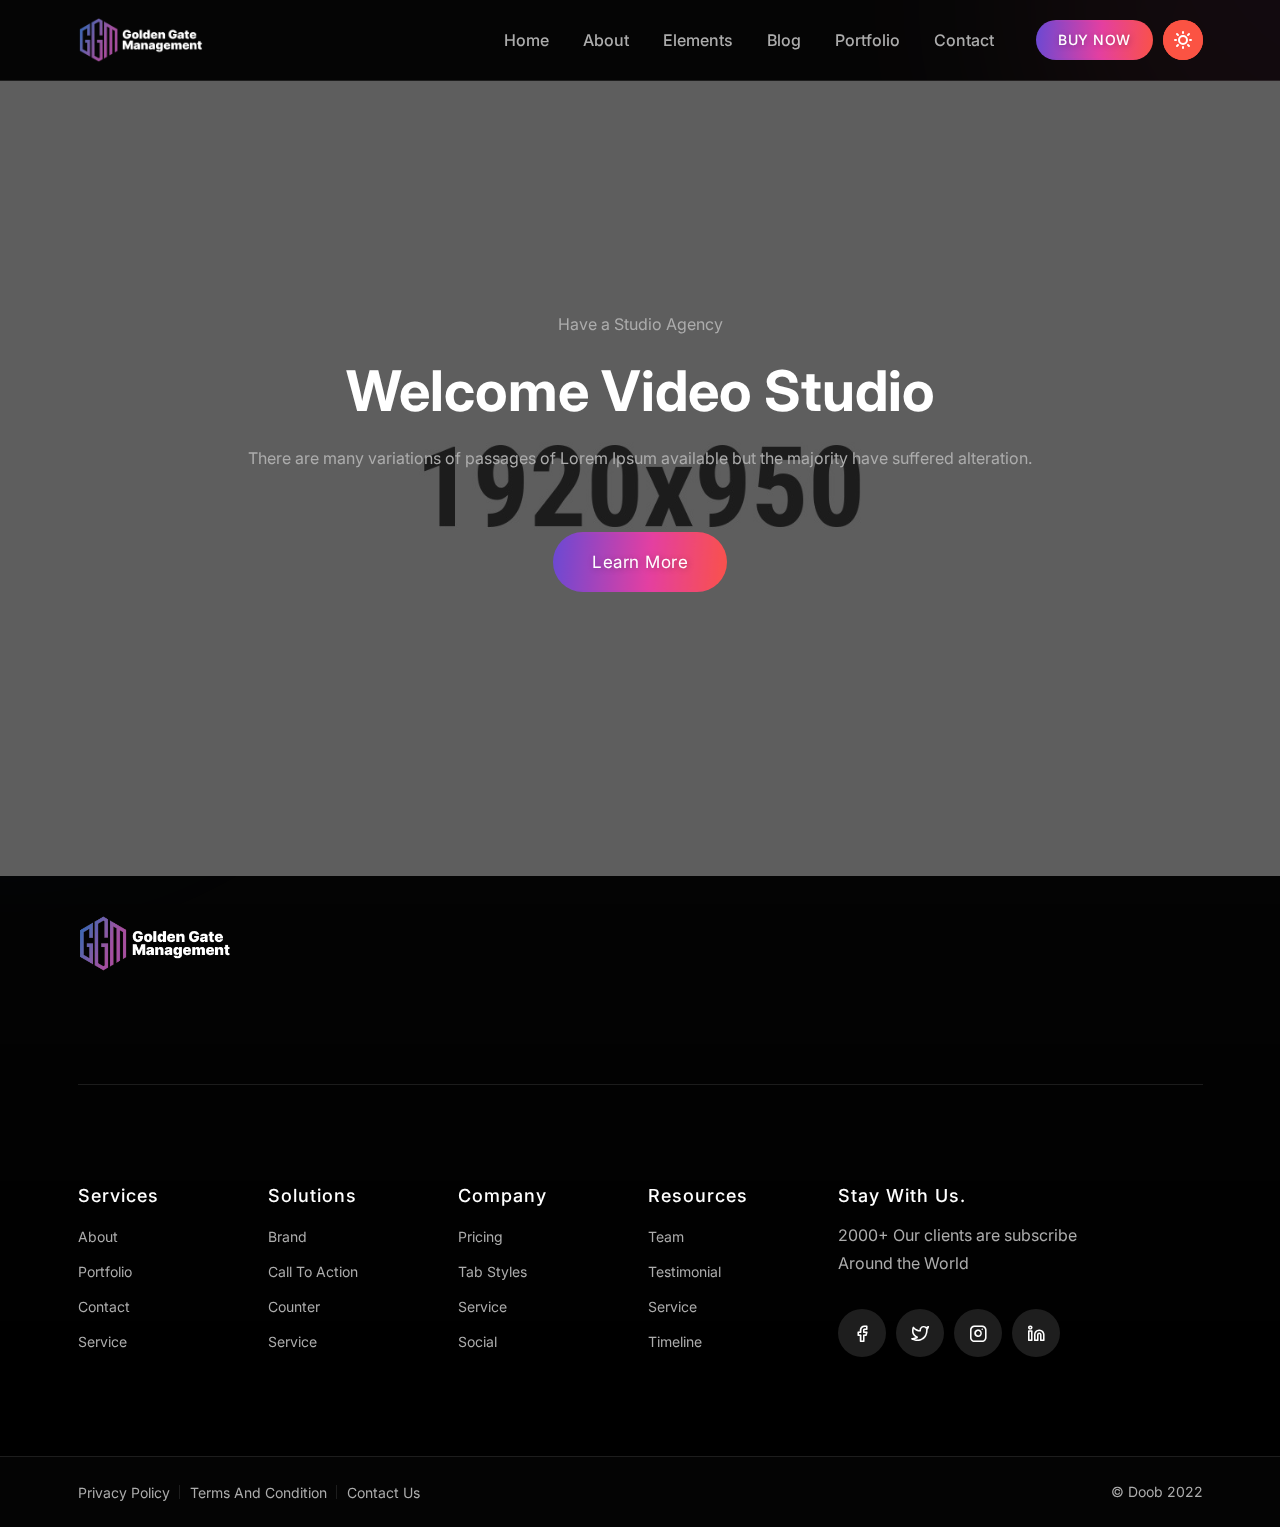
<file: video-bg.html>
<!DOCTYPE html>
<html lang="en">

<head>
    <meta charset="UTF-8">
    <meta name="viewport" content="width=device-width, initial-scale=1.0">
    <meta name="theme-style-mode" content="1"> <!-- 0 == light, 1 == dark -->

    <title>video-bg || Doob Business and Consulting Bootstrap5 Template</title>
    <!-- Favicon -->
    <link rel="shortcut icon" type="image/x-icon" href="assets/images/favicon.png">
    <!-- CSS ============================================ -->
    <link rel="stylesheet" href="assets/css/vendor/bootstrap.min.css">
    <link rel="stylesheet" href="assets/css/plugins/animation.css">
    <link rel="stylesheet" href="assets/css/plugins/feature.css">
    <link rel="stylesheet" href="assets/css/plugins/magnify.min.css">
    <link rel="stylesheet" href="assets/css/plugins/slick.css">
    <link rel="stylesheet" href="assets/css/plugins/slick-theme.css">
    <link rel="stylesheet" href="assets/css/plugins/lightbox.css">
    <link rel="stylesheet" href="assets/css/style.css">
</head>

<body>
    <main class="page-wrapper">
        <!-- Start Header Area  -->
        <header class="rainbow-header header-default header-not-transparent header-sticky">
            <div class="container position-relative">
                <div class="row align-items-center row--0">
                    <div class="col-lg-3 col-md-6 col-4">
                        <div class="logo">
                            <a href="index.html">
                                <img class="logo-light" src="assets/images/logo/logo.png" alt="Corporate Logo">
                                <img class="logo-dark" src="assets/images/logo/logo-dark.png" alt="Corporate Logo">
                            </a>
                        </div>
                    </div>
                    <div class="col-lg-9 col-md-6 col-8 position-static">
                        <div class="header-right">

                            <nav class="mainmenu-nav d-none d-lg-block">
                                <ul class="mainmenu">
                                    <li class="with-megamenu has-menu-child-item position-relative"><a href="#">Home</a>
                                        <div class="rainbow-megamenu with-mega-item-2">
                                            <div class="wrapper">
                                                <div class="row row--0">
                                                    <div class="col-lg-6 single-mega-item">
                                                        <ul class="mega-menu-item">
                                                            <li><a href="index-landing.html">Sass Landing <span class="rainbow-badge-card">New</span></a></li>
                                                            <li><a href="index-application.html">Application <span class="rainbow-badge-card">New</span></a></li>
                                                            <li><a href="index-collaborate.html">Collaborate <span class="rainbow-badge-card">New</span></a></li>
                                                            <li><a href="index-business-consulting.html">Business Consulting</a></li>
                                                            <li><a href="index-business-consulting-2.html">Business Consulting 02</a></li>
                                                            <li><a href="index-magazine.html">Magazine <span class="rainbow-badge-card">New</span></a></li>
                                                            <li><a href="index-corporate.html">Corporate</a></li>
                                                            <li><a href="index-business.html">Business</a></li>
                                                            <li><a href="index-digital-agency.html">Digital Agency</a></li>
                                                            <li><a href="index-finance.html">Finance</a></li>
                                                            <li><a href="index-company.html">Company</a></li>
                                                            <li><a href="index-marketing-agency.html">Marketing Agency</a></li>
                                                        </ul>
                                                    </div>
                                                    <div class="col-lg-6 single-mega-item">
                                                        <ul class="mega-menu-item">
                                                            <li><a href="index-travel-agency.html">Travel Agency</a></li>
                                                            <li><a href="index-consulting.html">Consulting</a></li>
                                                            <li><a href="index-seo-agency.html">SEO Agency</a></li>
                                                            <li><a href="index-personal-portfolio.html">Personal Portfolio</a></li>
                                                            <li><a href="index-event-conference.html">Event Conference</a></li>
                                                            <li><a href="index-creative-portfolio.html">Creative Portfolio</a></li>
                                                            <li><a href="index-freelancer.html">Freelancer</a></li>
                                                            <li><a href="index-international-consulting.html">International Consulting</a></li>
                                                            <li><a href="index-startup.html">Startup</a></li>
                                                            <li><a href="index-web-agency.html">Web Agency</a></li>
                                                            <li><a href="index-corporate-one-page.html">Corporate One Page <span class="rainbow-badge-card">New</span></a></li>
                                                            <li><a href="index-photographer.html">Photographer <span class="rainbow-badge-card">New</span></a></li>
                                                        </ul>
                                                    </div>
                                                </div>
                                            </div>
                                        </div>
                                    </li>
                                    <li><a href="about.html">About</a></li>
                                    <li class="with-megamenu has-menu-child-item"><a href="#">Elements</a>
                                        <div class="rainbow-megamenu">
                                            <div class="wrapper">
                                                <div class="row row--0">
                                                    <div class="col-lg-3 single-mega-item">
                                                        <ul class="mega-menu-item">
                                                            <li><a href="button.html">Button</a></li>
                                                            <li><a href="service.html">Service</a></li>
                                                            <li><a href="counter.html">Counter</a></li>
                                                            <li><a href="progressbar.html">Progressbar</a></li>
                                                            <li><a href="accordion.html">Accordion</a></li>
                                                            <li><a href="social-share.html">Social Share</a></li>
                                                            <li><a href="blog-grid.html">Blog Grid</a></li>
                                                        </ul>
                                                    </div>
                                                    <div class="col-lg-3 single-mega-item">
                                                        <ul class="mega-menu-item">
                                                            <li><a href="team.html">Team</a></li>
                                                            <li><a href="portfolio.html">Portfolio</a></li>
                                                            <li><a href="testimonial.html">Testimonial</a></li>
                                                            <li><a href="timeline.html">Timeline</a></li>
                                                            <li><a href="tab.html">Tab</a></li>
                                                            <li><a href="pricing.html">Pricing</a></li>
                                                            <li><a href="split.html">Split Section</a></li>
                                                        </ul>
                                                    </div>
                                                    <div class="col-lg-3 single-mega-item">
                                                        <ul class="mega-menu-item">
                                                            <li><a href="call-to-action.html">Call To Action</a></li>
                                                            <li><a href="video.html">Video</a></li>
                                                            <li><a href="gallery.html">Gallery</a></li>
                                                            <li><a href="contact.html">Contact</a></li>
                                                            <li><a href="brand.html">Brand</a></li>
                                                            <li><a href="portfolio.html">Portfolio</a></li>
                                                            <li><a href="error.html">404</a></li>
                                                        </ul>
                                                    </div>
                                                    <div class="col-lg-3 single-mega-item">
                                                        <ul class="mega-menu-item">
                                                            <li><a href="advance-tab.html">Advance Tab <span
                                        class="rainbow-badge-card">Hot</span></a></li>
                                                            <li><a href="brand-carouse.html">Brand Carousel <span
                                        class="rainbow-badge-card">New</span></a></li>
                                                            <li><a href="advance-pricing.html">Advance Pricing <span
                                        class="rainbow-badge-card">Hot</span></a></li>
                                                            <li><a href="portfolio-details.html">Portfolio Details</a></li>
                                                            <li><a href="blog-details.html">Blog Details</a></li>
                                                            <li><a href="privacy-policy.html">Privacy Policy <span
                                class="rainbow-badge-card">New</span></a></li>
                                                            <li><a href="login.html">Profile <span
                                class="rainbow-badge-card">New</span></a></li>
                                                        </ul>
                                                    </div>
                                                </div>
                                            </div>
                                        </div>
                                    </li>

                                    <li class="has-droupdown has-menu-child-item"><a href="#">Blog</a>
                                        <ul class="submenu">
                                            <li><a href="blog-grid.html">Blog Grid</a></li>
                                            <li><a href="blog-grid-sidebar.html">Blog Grid Sidebar</a></li>
                                            <li><a href="blog-list-view.html">Blog List View</a></li>
                                            <li><a href="blog-list-sidebar.html">Blog List View Sidebar</a></li>
                                            <li><a href="blog-details.html">Blog Details</a></li>
                                        </ul>
                                    </li>

                                    <li class="has-droupdown has-menu-child-item"><a href="#">Portfolio</a>
                                        <ul class="submenu">
                                            <li><a href="portfolio.html">Portfolio Default</a></li>
                                            <li><a href="portfolio-three-column.html">Portfolio Three Column</a></li>
                                            <li><a href="portfolio-full-width.html">Portfolio Full Width</a></li>
                                            <li><a href="portfolio-grid-layout.html">Portfolio Grid Layout</a></li>
                                            <li><a href="portfolio-box-layout.html">Portfolio Box Layout</a></li>
                                            <li><a href="portfolio-details.html">Portfolio Details</a></li>
                                        </ul>
                                    </li>
                                    <li><a href="contact.html">Contact</a></li>
                                </ul>







                            </nav>

                            <!-- Start Header Btn  -->
                            <div class="header-btn">
                                <a class="btn-default btn-small round" target="_blank" href="https://themeforest.net/checkout/from_item/34133466?license=regular">BUY NOW</a>
                            </div>
                            <!-- End Header Btn  -->

                            <!-- Start Mobile-Menu-Bar -->
                            <div class="mobile-menu-bar ml--5 d-block d-lg-none">
                                <div class="hamberger">
                                    <button class="hamberger-button">
                                        <i class="feather-menu"></i>
                                    </button>
                                </div>
                            </div>
                            <!-- Start Mobile-Menu-Bar -->

                            <div id="my_switcher" class="my_switcher">
                                <ul>
                                    <li>
                                        <a href="javascript: void(0);" data-theme="light" class="setColor light">
                                            <img class="sun-image" src="assets/images/icons/sun-01.svg" alt="Sun images">
                                        </a>
                                    </li>
                                    <li>
                                        <a href="javascript: void(0);" data-theme="dark" class="setColor dark">
                                            <img class="Victor Image" src="assets/images/icons/vector.svg" alt="Vector Images">
                                        </a>
                                    </li>
                                </ul>
                            </div>

                        </div>
                    </div>
                </div>
            </div>
        </header>
        <!-- End Header Area  -->
        <div class="popup-mobile-menu">
            <div class="inner">
                <div class="header-top">
                    <div class="logo">
                        <a href="index.html">
                            <img class="logo-light" src="assets/images/logo/logo.png" alt="Corporate Logo">
                            <img class="logo-dark" src="assets/images/logo/logo-dark.png" alt="Corporate Logo">
                        </a>
                    </div>
                    <div class="close-menu">
                        <button class="close-button">
                            <i class="feather-x"></i>
                        </button>
                    </div>
                </div>
                <ul class="mainmenu">
                    <li class="with-megamenu has-menu-child-item position-relative"><a href="#">Home</a>
                        <div class="rainbow-megamenu with-mega-item-2">
                            <div class="wrapper">
                                <div class="row row--0">
                                    <div class="col-lg-6 single-mega-item">
                                        <ul class="mega-menu-item">
                                            <li><a href="index-landing.html">Sass Landing <span class="rainbow-badge-card">New</span></a></li>
                                            <li><a href="index-application.html">Application <span class="rainbow-badge-card">New</span></a></li>
                                            <li><a href="index-collaborate.html">Collaborate <span class="rainbow-badge-card">New</span></a></li>
                                            <li><a href="index-business-consulting.html">Business Consulting</a></li>
                                            <li><a href="index-business-consulting-2.html">Business Consulting 02</a></li>
                                            <li><a href="index-magazine.html">Magazine <span class="rainbow-badge-card">New</span></a></li>
                                            <li><a href="index-corporate.html">Corporate</a></li>
                                            <li><a href="index-business.html">Business</a></li>
                                            <li><a href="index-digital-agency.html">Digital Agency</a></li>
                                            <li><a href="index-finance.html">Finance</a></li>
                                            <li><a href="index-company.html">Company</a></li>
                                            <li><a href="index-marketing-agency.html">Marketing Agency</a></li>
                                        </ul>
                                    </div>
                                    <div class="col-lg-6 single-mega-item">
                                        <ul class="mega-menu-item">
                                            <li><a href="index-travel-agency.html">Travel Agency</a></li>
                                            <li><a href="index-consulting.html">Consulting</a></li>
                                            <li><a href="index-seo-agency.html">SEO Agency</a></li>
                                            <li><a href="index-personal-portfolio.html">Personal Portfolio</a></li>
                                            <li><a href="index-event-conference.html">Event Conference</a></li>
                                            <li><a href="index-creative-portfolio.html">Creative Portfolio</a></li>
                                            <li><a href="index-freelancer.html">Freelancer</a></li>
                                            <li><a href="index-international-consulting.html">International Consulting</a></li>
                                            <li><a href="index-startup.html">Startup</a></li>
                                            <li><a href="index-web-agency.html">Web Agency</a></li>
                                            <li><a href="index-corporate-one-page.html">Corporate One Page <span class="rainbow-badge-card">New</span></a></li>
                                            <li><a href="index-photographer.html">Photographer <span class="rainbow-badge-card">New</span></a></li>
                                        </ul>
                                    </div>
                                </div>
                            </div>
                        </div>
                    </li>
                    <li><a href="about.html">About</a></li>
                    <li class="with-megamenu has-menu-child-item"><a href="#">Elements</a>
                        <div class="rainbow-megamenu">
                            <div class="wrapper">
                                <div class="row row--0">
                                    <div class="col-lg-3 single-mega-item">
                                        <ul class="mega-menu-item">
                                            <li><a href="button.html">Button</a></li>
                                            <li><a href="service.html">Service</a></li>
                                            <li><a href="counter.html">Counter</a></li>
                                            <li><a href="progressbar.html">Progressbar</a></li>
                                            <li><a href="accordion.html">Accordion</a></li>
                                            <li><a href="social-share.html">Social Share</a></li>
                                            <li><a href="blog-grid.html">Blog Grid</a></li>
                                        </ul>
                                    </div>
                                    <div class="col-lg-3 single-mega-item">
                                        <ul class="mega-menu-item">
                                            <li><a href="team.html">Team</a></li>
                                            <li><a href="portfolio.html">Portfolio</a></li>
                                            <li><a href="testimonial.html">Testimonial</a></li>
                                            <li><a href="timeline.html">Timeline</a></li>
                                            <li><a href="tab.html">Tab</a></li>
                                            <li><a href="pricing.html">Pricing</a></li>
                                            <li><a href="split.html">Split Section</a></li>
                                        </ul>
                                    </div>
                                    <div class="col-lg-3 single-mega-item">
                                        <ul class="mega-menu-item">
                                            <li><a href="call-to-action.html">Call To Action</a></li>
                                            <li><a href="video.html">Video</a></li>
                                            <li><a href="gallery.html">Gallery</a></li>
                                            <li><a href="contact.html">Contact</a></li>
                                            <li><a href="brand.html">Brand</a></li>
                                            <li><a href="portfolio.html">Portfolio</a></li>
                                            <li><a href="error.html">404</a></li>
                                        </ul>
                                    </div>
                                    <div class="col-lg-3 single-mega-item">
                                        <ul class="mega-menu-item">
                                            <li><a href="advance-tab.html">Advance Tab <span
                                        class="rainbow-badge-card">Hot</span></a></li>
                                            <li><a href="brand-carouse.html">Brand Carousel <span
                                        class="rainbow-badge-card">New</span></a></li>
                                            <li><a href="advance-pricing.html">Advance Pricing <span
                                        class="rainbow-badge-card">Hot</span></a></li>
                                            <li><a href="portfolio-details.html">Portfolio Details</a></li>
                                            <li><a href="blog-details.html">Blog Details</a></li>
                                            <li><a href="privacy-policy.html">Privacy Policy <span
                                class="rainbow-badge-card">New</span></a></li>
                                            <li><a href="login.html">Profile <span
                                class="rainbow-badge-card">New</span></a></li>
                                        </ul>
                                    </div>
                                </div>
                            </div>
                        </div>
                    </li>

                    <li class="has-droupdown has-menu-child-item"><a href="#">Blog</a>
                        <ul class="submenu">
                            <li><a href="blog-grid.html">Blog Grid</a></li>
                            <li><a href="blog-grid-sidebar.html">Blog Grid Sidebar</a></li>
                            <li><a href="blog-list-view.html">Blog List View</a></li>
                            <li><a href="blog-list-sidebar.html">Blog List View Sidebar</a></li>
                            <li><a href="blog-details.html">Blog Details</a></li>
                        </ul>
                    </li>

                    <li class="has-droupdown has-menu-child-item"><a href="#">Portfolio</a>
                        <ul class="submenu">
                            <li><a href="portfolio.html">Portfolio Default</a></li>
                            <li><a href="portfolio-three-column.html">Portfolio Three Column</a></li>
                            <li><a href="portfolio-full-width.html">Portfolio Full Width</a></li>
                            <li><a href="portfolio-grid-layout.html">Portfolio Grid Layout</a></li>
                            <li><a href="portfolio-box-layout.html">Portfolio Box Layout</a></li>
                            <li><a href="portfolio-details.html">Portfolio Details</a></li>
                        </ul>
                    </li>
                    <li><a href="contact.html">Contact</a></li>
                </ul>







            </div>
        </div>
        <!-- Start Theme Style  -->
        <div>
            <div class="rainbow-gradient-circle"></div>
            <div class="rainbow-gradient-circle theme-pink"></div>
        </div>
        <!-- End Theme Style  -->



        <div class="slider-video-bg d-flex align-items-center justify-content-center bg_image bg_image--3" data-black-overlay="5">
            <div class="container">
                <div class="row align-items-center">
                    <div class="col-lg-12">
                        <div class="inner pt_sm--40 text-center">
                            <span class="theme-color font-700">Have a Studio Agency</span>
                            <h1 class="title mt--20">Welcome Video Studio</h1>
                            <p class="description">There are many variations of passages of Lorem Ipsum available but
                                the majority have suffered alteration.</p>
                            <a class="btn-default btn-large round mt--30" href="contact.html"><span>Learn More</span></a>
                        </div>
                    </div>
                </div>
            </div>
            <!-- <div class="video-background">
                <span>
                    <video playsinline="playsinline" autoplay="autoplay" muted="muted" loop="loop">
                        <source src="assets/images/services/video.mp4">
                    </video>
                </span>
            </div> -->
        </div>

        <!-- Start Footer Area  -->
        <footer class="rainbow-footer footer-style-default variation-two">
            <div class="rainbow-callto-action clltoaction-style-default style-7">
                <div class="container">
                    <div class="row row--0 align-items-center content-wrapper">
                        <div class="col-lg-8 col-md-8">
                            <div class="inner">
                                <div class="content text-left">
                                    <div class="logo">
                                        <a href="index.html">
                                            <img class="logo-light" src="assets/images/logo/logo.png" alt="Corporate Logo">
                                            <img class="logo-dark" src="assets/images/logo/logo-dark.png" alt="Corporate Logo">
                                        </a>
                                    </div>
                                    <p class="subtitle" data-sal="slide-up" data-sal-duration="400" data-sal-delay="150">If you want to create a corporate template you can purshace now
                                        our doob
                                        template.</p>
                                </div>
                            </div>
                        </div>
                        <div class="col-lg-4 col-md-4" data-sal="slide-up" data-sal-duration="400" data-sal-delay="150">
                            <div class="call-to-btn text-left mt_sm--20 text-lg-right">
                                <a class="btn-default" href="https://themeforest.net/checkout/from_item/34133466?license=regular">Purchase Doob
                                    <i class="feather-arrow-right"></i>
                                </a>
                            </div>
                        </div>
                    </div>
                </div>
            </div>
            <div class="footer-top">
                <div class="container">
                    <div class="row">
                        <div class="col-lg-2 col-md-6 col-sm-6 col-12">
                            <div class="rainbow-footer-widget">
                                <h4 class="title">Services</h4>
                                <div class="inner">
                                    <ul class="footer-link link-hover">
                                        <li><a href="about.html">About</a></li>
                                        <li><a href="portfolio.html">Portfolio</a></li>
                                        <li><a href="contact.html">Contact</a></li>
                                        <li><a href="service.html">Service</a></li>
                                    </ul>
                                </div>
                            </div>
                        </div>
                        <div class="col-lg-2 col-md-6 col-sm-6 col-12">
                            <div class="rainbow-footer-widget">
                                <div class="widget-menu-top">
                                    <h4 class="title">Solutions</h4>
                                    <div class="inner">
                                        <ul class="footer-link link-hover">
                                            <li><a href="brand.html">Brand</a></li>
                                            <li><a href="call-to-action.html">call To Action</a></li>
                                            <li><a href="counter.html">Counter</a></li>
                                            <li><a href="service.html">Service</a></li>
                                        </ul>
                                    </div>
                                </div>
                            </div>
                        </div>
                        <div class="col-lg-2 col-md-6 col-sm-6 col-12">
                            <div class="rainbow-footer-widget">
                                <h4 class="title">Company</h4>
                                <div class="inner">
                                    <ul class="footer-link link-hover">
                                        <li><a href="pricing.html">Pricing</a></li>
                                        <li><a href="tab.html">Tab Styles</a></li>
                                        <li><a href="service.html">Service</a></li>
                                        <li><a href="social-share.html">Social</a></li>
                                    </ul>
                                </div>
                            </div>
                        </div>
                        <div class="col-lg-2 col-md-6 col-sm-6 col-12">
                            <div class="rainbow-footer-widget">
                                <h4 class="title">Resources</h4>
                                <div class="inner">
                                    <ul class="footer-link link-hover">
                                        <li><a href="team.html">Team</a></li>
                                        <li><a href="testimonial.html">Testimonial</a></li>
                                        <li><a href="service.html">Service</a></li>
                                        <li><a href="timeline.html">Timeline</a></li>
                                    </ul>
                                </div>
                            </div>
                        </div>
                        <div class="col-lg-4 col-md-6 col-sm-6 col-12">
                            <div class="rainbow-footer-widget">
                                <h4 class="title">Stay With Us.</h4>
                                <div class="inner">
                                    <h6 class="subtitle">2000+ Our clients are subscribe Around the World</h6>
                                    <ul class="social-icon social-default justify-content-start">
                                        <li><a href="https://www.facebook.com/">
                                                <i class="feather-facebook"></i>
                                            </a>
                                        </li>
                                        <li><a href="https://www.twitter.com">
                                                <i class="feather-twitter"></i>
                                            </a>
                                        </li>
                                        <li><a href="https://www.instagram.com/">
                                                <i class="feather-instagram"></i>
                                            </a>
                                        </li>
                                        <li><a href="https://www.linkdin.com/">
                                                <i class="feather-linkedin"></i>
                                            </a>
                                        </li>
                                    </ul>
                                </div>
                            </div>
                        </div>
                    </div>
                </div>
            </div>
        </footer>
        <!-- End Footer Area  -->
        <!-- Start Copy Right Area  -->
        <div class="copyright-area copyright-style-one">
            <div class="container">
                <div class="row align-items-center">
                    <div class="col-lg-6 col-md-8 col-sm-12 col-12">
                        <div class="copyright-left">
                            <ul class="ft-menu link-hover">
                                <li>
                                    <a href="privacy-policy.html">Privacy Policy</a>
                                </li>
                                <li>
                                    <a href="#">Terms And Condition</a>
                                </li>
                                <li>
                                    <a href="contact.html">Contact Us</a>
                                </li>
                            </ul>
                        </div>
                    </div>
                    <div class="col-lg-6 col-md-4 col-sm-12 col-12">
                        <div class="copyright-right text-center text-lg-end">
                            <p class="copyright-text">© Doob 2022</p>
                        </div>
                    </div>
                </div>
            </div>
        </div>
        <!-- End Copy Right Area  -->
    </main>
    <!-- All Scripts  -->
    <!-- Start Top To Bottom Area  -->
    <div class="rainbow-back-top">
        <i class="feather-arrow-up"></i>
    </div>
    <!-- End Top To Bottom Area  -->
    <!-- JS
============================================ -->
    <script src="assets/js/vendor/modernizr.min.js"></script>
    <script src="assets/js/vendor/jquery.min.js"></script>
    <script src="assets/js/vendor/bootstrap.min.js"></script>
    <script src="assets/js/vendor/popper.min.js"></script>
    <script src="assets/js/vendor/waypoint.min.js"></script>
    <script src="assets/js/vendor/wow.min.js"></script>
    <script src="assets/js/vendor/counterup.min.js"></script>
    <script src="assets/js/vendor/feather.min.js"></script>
    <script src="assets/js/vendor/sal.min.js"></script>
    <script src="assets/js/vendor/masonry.js"></script>
    <script src="assets/js/vendor/imageloaded.js"></script>
    <script src="assets/js/vendor/magnify.min.js"></script>
    <script src="assets/js/vendor/lightbox.js"></script>
    <script src="assets/js/vendor/slick.min.js"></script>
    <script src="assets/js/vendor/easypie.js"></script>
    <script src="assets/js/vendor/text-type.js"></script>
    <script src="assets/js/vendor/jquery.style.swicher.js"></script>
    <script src="assets/js/vendor/js.cookie.js"></script>
    <script src="assets/js/vendor/jquery-one-page-nav.js"></script>
    <!-- Main JS -->
    <script src="assets/js/main.js"></script>
</body>

</html>
</file>
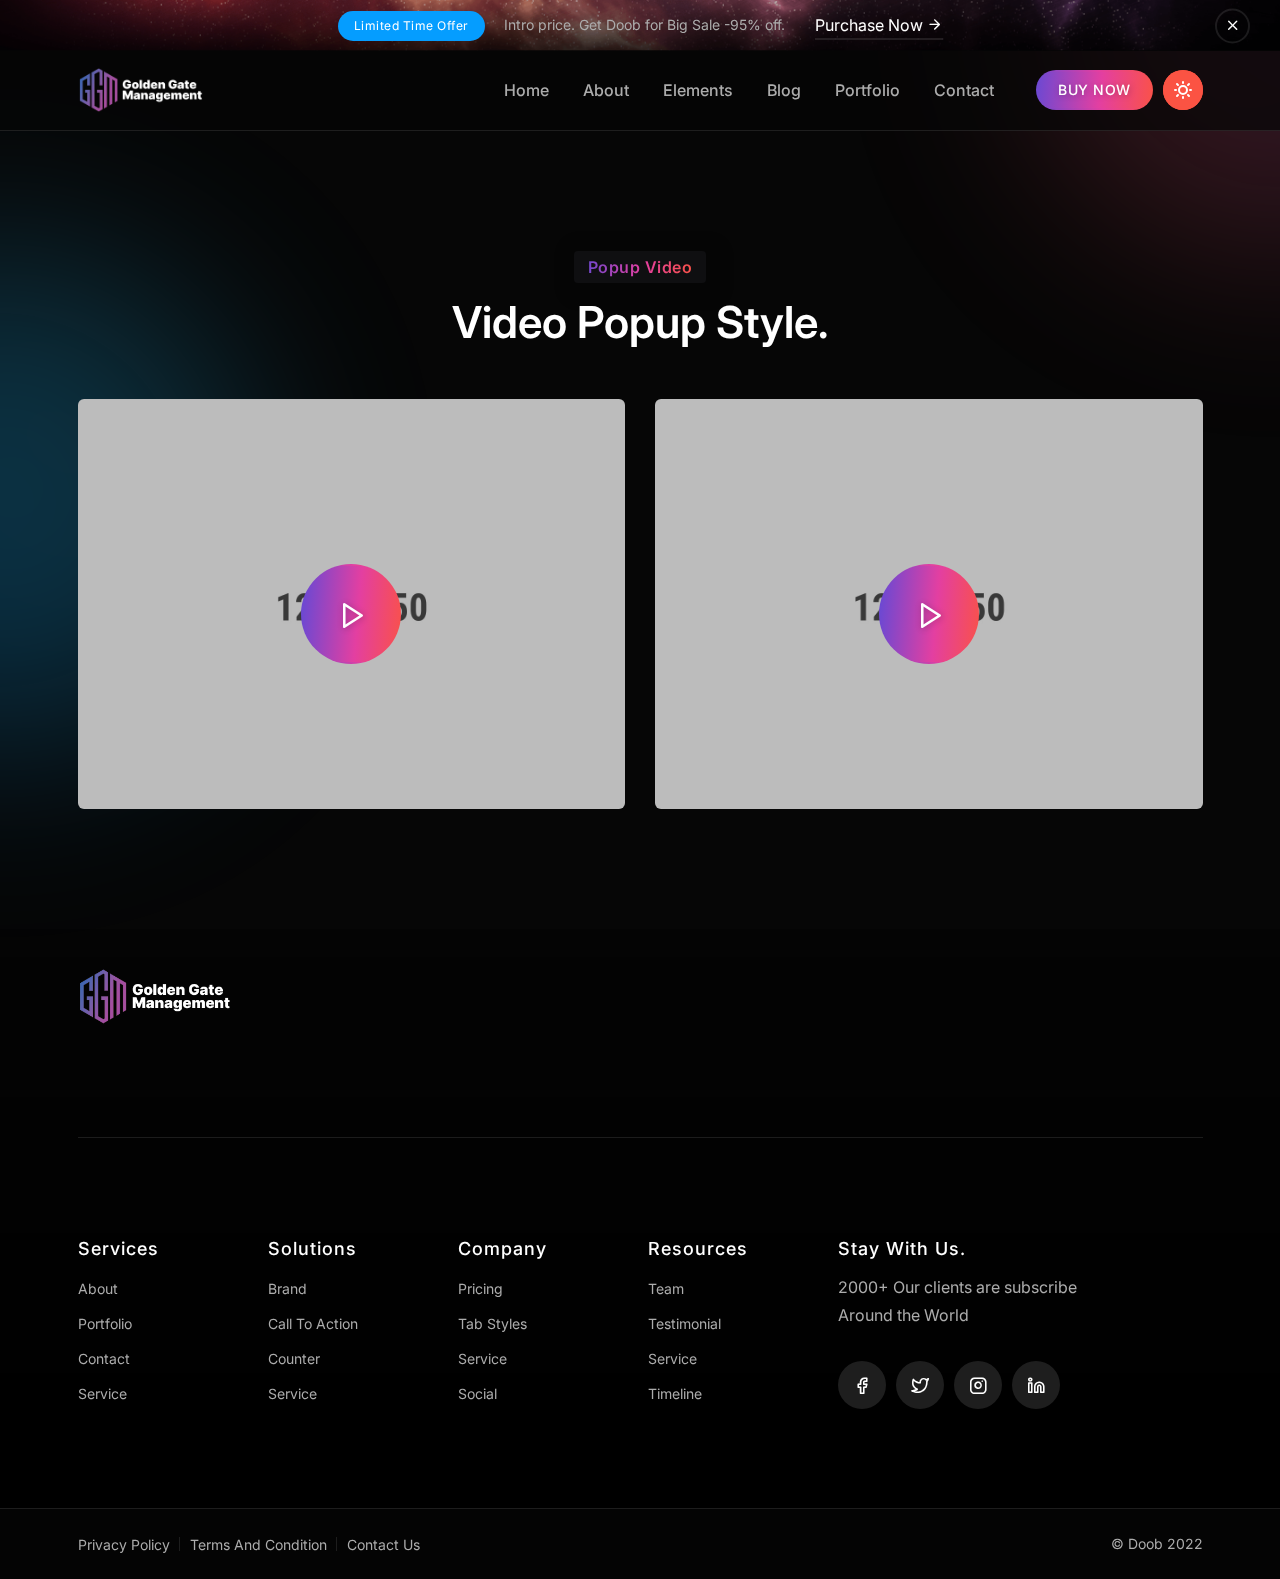
<file: video.html>
<!DOCTYPE html>
<html lang="en">

<head>
    <meta charset="UTF-8">
    <meta name="viewport" content="width=device-width, initial-scale=1.0">
    <meta name="theme-style-mode" content="1"> <!-- 0 == light, 1 == dark -->

    <title>Video Popup || Doob Business and Consulting Bootstrap5 Template</title>
    <!-- Favicon -->
    <link rel="shortcut icon" type="image/x-icon" href="assets/images/favicon.png">
    <!-- CSS ============================================ -->
    <link rel="stylesheet" href="assets/css/vendor/bootstrap.min.css">
    <link rel="stylesheet" href="assets/css/plugins/animation.css">
    <link rel="stylesheet" href="assets/css/plugins/feature.css">
    <link rel="stylesheet" href="assets/css/plugins/magnify.min.css">
    <link rel="stylesheet" href="assets/css/plugins/slick.css">
    <link rel="stylesheet" href="assets/css/plugins/slick-theme.css">
    <link rel="stylesheet" href="assets/css/plugins/lightbox.css">
    <link rel="stylesheet" href="assets/css/style.css">
</head>


<body>
    <main class="page-wrapper">
        <!-- Start Header Top Area  -->
        <div class="header-top-news bg-image1">
            <div class="wrapper">
                <div class="container">
                    <div class="row">
                        <div class="col-lg-12">
                            <div class="inner">
                                <div class="content">
                                    <span class="rainbow-badge">Limited Time Offer</span>
                                    <span class="news-text">Intro price. Get Doob for Big Sale -95% off.</span>
                                </div>
                                <div class="right-button">
                                    <a class="btn-read-more" href="https://themeforest.net/checkout/from_item/34133466?license=regular">
                                        <span>Purchase Now <i class="feather-arrow-right"></i></span>
                                    </a>
                                </div>
                            </div>
                        </div>
                    </div>
                </div>
            </div>
            <div class="icon-close">
                <button class="close-button bgsection-activation">
                    <i class="feather-x"></i>
                </button>
            </div>
        </div>
        <!-- End Header Top Area  -->
        <!-- Start Header Area  -->
        <header class="rainbow-header header-default header-not-transparent header-sticky">
            <div class="container position-relative">
                <div class="row align-items-center row--0">
                    <div class="col-lg-3 col-md-6 col-4">
                        <div class="logo">
                            <a href="index.html">
                                <img class="logo-light" src="assets/images/logo/logo.png" alt="Corporate Logo">
                                <img class="logo-dark" src="assets/images/logo/logo-dark.png" alt="Corporate Logo">
                            </a>
                        </div>
                    </div>
                    <div class="col-lg-9 col-md-6 col-8 position-static">
                        <div class="header-right">

                            <nav class="mainmenu-nav d-none d-lg-block">
                                <ul class="mainmenu">
                                    <li class="with-megamenu has-menu-child-item position-relative"><a href="#">Home</a>
                                        <div class="rainbow-megamenu with-mega-item-2">
                                            <div class="wrapper">
                                                <div class="row row--0">
                                                    <div class="col-lg-6 single-mega-item">
                                                        <ul class="mega-menu-item">
                                                            <li><a href="index-landing.html">Sass Landing <span class="rainbow-badge-card">New</span></a></li>
                                                            <li><a href="index-application.html">Application <span class="rainbow-badge-card">New</span></a></li>
                                                            <li><a href="index-collaborate.html">Collaborate <span class="rainbow-badge-card">New</span></a></li>
                                                            <li><a href="index-business-consulting.html">Business Consulting</a></li>
                                                            <li><a href="index-business-consulting-2.html">Business Consulting 02</a></li>
                                                            <li><a href="index-magazine.html">Magazine <span class="rainbow-badge-card">New</span></a></li>
                                                            <li><a href="index-corporate.html">Corporate</a></li>
                                                            <li><a href="index-business.html">Business</a></li>
                                                            <li><a href="index-digital-agency.html">Digital Agency</a></li>
                                                            <li><a href="index-finance.html">Finance</a></li>
                                                            <li><a href="index-company.html">Company</a></li>
                                                            <li><a href="index-marketing-agency.html">Marketing Agency</a></li>
                                                        </ul>
                                                    </div>
                                                    <div class="col-lg-6 single-mega-item">
                                                        <ul class="mega-menu-item">
                                                            <li><a href="index-travel-agency.html">Travel Agency</a></li>
                                                            <li><a href="index-consulting.html">Consulting</a></li>
                                                            <li><a href="index-seo-agency.html">SEO Agency</a></li>
                                                            <li><a href="index-personal-portfolio.html">Personal Portfolio</a></li>
                                                            <li><a href="index-event-conference.html">Event Conference</a></li>
                                                            <li><a href="index-creative-portfolio.html">Creative Portfolio</a></li>
                                                            <li><a href="index-freelancer.html">Freelancer</a></li>
                                                            <li><a href="index-international-consulting.html">International Consulting</a></li>
                                                            <li><a href="index-startup.html">Startup</a></li>
                                                            <li><a href="index-web-agency.html">Web Agency</a></li>
                                                            <li><a href="index-corporate-one-page.html">Corporate One Page <span class="rainbow-badge-card">New</span></a></li>
                                                            <li><a href="index-photographer.html">Photographer <span class="rainbow-badge-card">New</span></a></li>
                                                        </ul>
                                                    </div>
                                                </div>
                                            </div>
                                        </div>
                                    </li>
                                    <li><a href="about.html">About</a></li>
                                    <li class="with-megamenu has-menu-child-item"><a href="#">Elements</a>
                                        <div class="rainbow-megamenu">
                                            <div class="wrapper">
                                                <div class="row row--0">
                                                    <div class="col-lg-3 single-mega-item">
                                                        <ul class="mega-menu-item">
                                                            <li><a href="button.html">Button</a></li>
                                                            <li><a href="service.html">Service</a></li>
                                                            <li><a href="counter.html">Counter</a></li>
                                                            <li><a href="progressbar.html">Progressbar</a></li>
                                                            <li><a href="accordion.html">Accordion</a></li>
                                                            <li><a href="social-share.html">Social Share</a></li>
                                                            <li><a href="blog-grid.html">Blog Grid</a></li>
                                                        </ul>
                                                    </div>
                                                    <div class="col-lg-3 single-mega-item">
                                                        <ul class="mega-menu-item">
                                                            <li><a href="team.html">Team</a></li>
                                                            <li><a href="portfolio.html">Portfolio</a></li>
                                                            <li><a href="testimonial.html">Testimonial</a></li>
                                                            <li><a href="timeline.html">Timeline</a></li>
                                                            <li><a href="tab.html">Tab</a></li>
                                                            <li><a href="pricing.html">Pricing</a></li>
                                                            <li><a href="split.html">Split Section</a></li>
                                                        </ul>
                                                    </div>
                                                    <div class="col-lg-3 single-mega-item">
                                                        <ul class="mega-menu-item">
                                                            <li><a href="call-to-action.html">Call To Action</a></li>
                                                            <li><a href="video.html">Video</a></li>
                                                            <li><a href="gallery.html">Gallery</a></li>
                                                            <li><a href="contact.html">Contact</a></li>
                                                            <li><a href="brand.html">Brand</a></li>
                                                            <li><a href="portfolio.html">Portfolio</a></li>
                                                            <li><a href="error.html">404</a></li>
                                                        </ul>
                                                    </div>
                                                    <div class="col-lg-3 single-mega-item">
                                                        <ul class="mega-menu-item">
                                                            <li><a href="advance-tab.html">Advance Tab <span
                                        class="rainbow-badge-card">Hot</span></a></li>
                                                            <li><a href="brand-carouse.html">Brand Carousel <span
                                        class="rainbow-badge-card">New</span></a></li>
                                                            <li><a href="advance-pricing.html">Advance Pricing <span
                                        class="rainbow-badge-card">Hot</span></a></li>
                                                            <li><a href="portfolio-details.html">Portfolio Details</a></li>
                                                            <li><a href="blog-details.html">Blog Details</a></li>
                                                            <li><a href="privacy-policy.html">Privacy Policy <span
                                class="rainbow-badge-card">New</span></a></li>
                                                            <li><a href="login.html">Profile <span
                                class="rainbow-badge-card">New</span></a></li>
                                                        </ul>
                                                    </div>
                                                </div>
                                            </div>
                                        </div>
                                    </li>

                                    <li class="has-droupdown has-menu-child-item"><a href="#">Blog</a>
                                        <ul class="submenu">
                                            <li><a href="blog-grid.html">Blog Grid</a></li>
                                            <li><a href="blog-grid-sidebar.html">Blog Grid Sidebar</a></li>
                                            <li><a href="blog-list-view.html">Blog List View</a></li>
                                            <li><a href="blog-list-sidebar.html">Blog List View Sidebar</a></li>
                                            <li><a href="blog-details.html">Blog Details</a></li>
                                        </ul>
                                    </li>

                                    <li class="has-droupdown has-menu-child-item"><a href="#">Portfolio</a>
                                        <ul class="submenu">
                                            <li><a href="portfolio.html">Portfolio Default</a></li>
                                            <li><a href="portfolio-three-column.html">Portfolio Three Column</a></li>
                                            <li><a href="portfolio-full-width.html">Portfolio Full Width</a></li>
                                            <li><a href="portfolio-grid-layout.html">Portfolio Grid Layout</a></li>
                                            <li><a href="portfolio-box-layout.html">Portfolio Box Layout</a></li>
                                            <li><a href="portfolio-details.html">Portfolio Details</a></li>
                                        </ul>
                                    </li>
                                    <li><a href="contact.html">Contact</a></li>
                                </ul>







                            </nav>

                            <!-- Start Header Btn  -->
                            <div class="header-btn">
                                <a class="btn-default btn-small round" target="_blank" href="https://themeforest.net/checkout/from_item/34133466?license=regular">BUY NOW</a>
                            </div>
                            <!-- End Header Btn  -->

                            <!-- Start Mobile-Menu-Bar -->
                            <div class="mobile-menu-bar ml--5 d-block d-lg-none">
                                <div class="hamberger">
                                    <button class="hamberger-button">
                                        <i class="feather-menu"></i>
                                    </button>
                                </div>
                            </div>
                            <!-- Start Mobile-Menu-Bar -->

                            <div id="my_switcher" class="my_switcher">
                                <ul>
                                    <li>
                                        <a href="javascript: void(0);" data-theme="light" class="setColor light">
                                            <img class="sun-image" src="assets/images/icons/sun-01.svg" alt="Sun images">
                                        </a>
                                    </li>
                                    <li>
                                        <a href="javascript: void(0);" data-theme="dark" class="setColor dark">
                                            <img class="Victor Image" src="assets/images/icons/vector.svg" alt="Vector Images">
                                        </a>
                                    </li>
                                </ul>
                            </div>

                        </div>
                    </div>
                </div>
            </div>
        </header>
        <!-- End Header Area  -->
        <div class="popup-mobile-menu">
            <div class="inner">
                <div class="header-top">
                    <div class="logo">
                        <a href="index.html">
                            <img class="logo-light" src="assets/images/logo/logo.png" alt="Corporate Logo">
                            <img class="logo-dark" src="assets/images/logo/logo-dark.png" alt="Corporate Logo">
                        </a>
                    </div>
                    <div class="close-menu">
                        <button class="close-button">
                            <i class="feather-x"></i>
                        </button>
                    </div>
                </div>
                <ul class="mainmenu">
                    <li class="with-megamenu has-menu-child-item position-relative"><a href="#">Home</a>
                        <div class="rainbow-megamenu with-mega-item-2">
                            <div class="wrapper">
                                <div class="row row--0">
                                    <div class="col-lg-6 single-mega-item">
                                        <ul class="mega-menu-item">
                                            <li><a href="index-landing.html">Sass Landing <span class="rainbow-badge-card">New</span></a></li>
                                            <li><a href="index-application.html">Application <span class="rainbow-badge-card">New</span></a></li>
                                            <li><a href="index-collaborate.html">Collaborate <span class="rainbow-badge-card">New</span></a></li>
                                            <li><a href="index-business-consulting.html">Business Consulting</a></li>
                                            <li><a href="index-business-consulting-2.html">Business Consulting 02</a></li>
                                            <li><a href="index-magazine.html">Magazine <span class="rainbow-badge-card">New</span></a></li>
                                            <li><a href="index-corporate.html">Corporate</a></li>
                                            <li><a href="index-business.html">Business</a></li>
                                            <li><a href="index-digital-agency.html">Digital Agency</a></li>
                                            <li><a href="index-finance.html">Finance</a></li>
                                            <li><a href="index-company.html">Company</a></li>
                                            <li><a href="index-marketing-agency.html">Marketing Agency</a></li>
                                        </ul>
                                    </div>
                                    <div class="col-lg-6 single-mega-item">
                                        <ul class="mega-menu-item">
                                            <li><a href="index-travel-agency.html">Travel Agency</a></li>
                                            <li><a href="index-consulting.html">Consulting</a></li>
                                            <li><a href="index-seo-agency.html">SEO Agency</a></li>
                                            <li><a href="index-personal-portfolio.html">Personal Portfolio</a></li>
                                            <li><a href="index-event-conference.html">Event Conference</a></li>
                                            <li><a href="index-creative-portfolio.html">Creative Portfolio</a></li>
                                            <li><a href="index-freelancer.html">Freelancer</a></li>
                                            <li><a href="index-international-consulting.html">International Consulting</a></li>
                                            <li><a href="index-startup.html">Startup</a></li>
                                            <li><a href="index-web-agency.html">Web Agency</a></li>
                                            <li><a href="index-corporate-one-page.html">Corporate One Page <span class="rainbow-badge-card">New</span></a></li>
                                            <li><a href="index-photographer.html">Photographer <span class="rainbow-badge-card">New</span></a></li>
                                        </ul>
                                    </div>
                                </div>
                            </div>
                        </div>
                    </li>
                    <li><a href="about.html">About</a></li>
                    <li class="with-megamenu has-menu-child-item"><a href="#">Elements</a>
                        <div class="rainbow-megamenu">
                            <div class="wrapper">
                                <div class="row row--0">
                                    <div class="col-lg-3 single-mega-item">
                                        <ul class="mega-menu-item">
                                            <li><a href="button.html">Button</a></li>
                                            <li><a href="service.html">Service</a></li>
                                            <li><a href="counter.html">Counter</a></li>
                                            <li><a href="progressbar.html">Progressbar</a></li>
                                            <li><a href="accordion.html">Accordion</a></li>
                                            <li><a href="social-share.html">Social Share</a></li>
                                            <li><a href="blog-grid.html">Blog Grid</a></li>
                                        </ul>
                                    </div>
                                    <div class="col-lg-3 single-mega-item">
                                        <ul class="mega-menu-item">
                                            <li><a href="team.html">Team</a></li>
                                            <li><a href="portfolio.html">Portfolio</a></li>
                                            <li><a href="testimonial.html">Testimonial</a></li>
                                            <li><a href="timeline.html">Timeline</a></li>
                                            <li><a href="tab.html">Tab</a></li>
                                            <li><a href="pricing.html">Pricing</a></li>
                                            <li><a href="split.html">Split Section</a></li>
                                        </ul>
                                    </div>
                                    <div class="col-lg-3 single-mega-item">
                                        <ul class="mega-menu-item">
                                            <li><a href="call-to-action.html">Call To Action</a></li>
                                            <li><a href="video.html">Video</a></li>
                                            <li><a href="gallery.html">Gallery</a></li>
                                            <li><a href="contact.html">Contact</a></li>
                                            <li><a href="brand.html">Brand</a></li>
                                            <li><a href="portfolio.html">Portfolio</a></li>
                                            <li><a href="error.html">404</a></li>
                                        </ul>
                                    </div>
                                    <div class="col-lg-3 single-mega-item">
                                        <ul class="mega-menu-item">
                                            <li><a href="advance-tab.html">Advance Tab <span
                                        class="rainbow-badge-card">Hot</span></a></li>
                                            <li><a href="brand-carouse.html">Brand Carousel <span
                                        class="rainbow-badge-card">New</span></a></li>
                                            <li><a href="advance-pricing.html">Advance Pricing <span
                                        class="rainbow-badge-card">Hot</span></a></li>
                                            <li><a href="portfolio-details.html">Portfolio Details</a></li>
                                            <li><a href="blog-details.html">Blog Details</a></li>
                                            <li><a href="privacy-policy.html">Privacy Policy <span
                                class="rainbow-badge-card">New</span></a></li>
                                            <li><a href="login.html">Profile <span
                                class="rainbow-badge-card">New</span></a></li>
                                        </ul>
                                    </div>
                                </div>
                            </div>
                        </div>
                    </li>

                    <li class="has-droupdown has-menu-child-item"><a href="#">Blog</a>
                        <ul class="submenu">
                            <li><a href="blog-grid.html">Blog Grid</a></li>
                            <li><a href="blog-grid-sidebar.html">Blog Grid Sidebar</a></li>
                            <li><a href="blog-list-view.html">Blog List View</a></li>
                            <li><a href="blog-list-sidebar.html">Blog List View Sidebar</a></li>
                            <li><a href="blog-details.html">Blog Details</a></li>
                        </ul>
                    </li>

                    <li class="has-droupdown has-menu-child-item"><a href="#">Portfolio</a>
                        <ul class="submenu">
                            <li><a href="portfolio.html">Portfolio Default</a></li>
                            <li><a href="portfolio-three-column.html">Portfolio Three Column</a></li>
                            <li><a href="portfolio-full-width.html">Portfolio Full Width</a></li>
                            <li><a href="portfolio-grid-layout.html">Portfolio Grid Layout</a></li>
                            <li><a href="portfolio-box-layout.html">Portfolio Box Layout</a></li>
                            <li><a href="portfolio-details.html">Portfolio Details</a></li>
                        </ul>
                    </li>
                    <li><a href="contact.html">Contact</a></li>
                </ul>







            </div>
        </div>

        <!-- Start Theme Style  -->
        <div>
            <div class="rainbow-gradient-circle"></div>
            <div class="rainbow-gradient-circle theme-pink"></div>
        </div>
        <!-- End Theme Style  -->



        <!-- Start vedio Area  -->
        <div class="main-content">
            <div class="rainbow-video-popup-area rainbow-section-gap">
                <div class="container">
                    <div class="row">
                        <div class="col-lg-12">
                            <div class="section-title text-center" data-sal="slide-up" data-sal-duration="400" data-sal-delay="150">
                                <h4 class="subtitle "><span class="theme-gradient">Popup Video</span></h4>
                                <h2 class="title w-600 mb--20">Video Popup Style.</h2>
                            </div>
                        </div>
                    </div>
                    <div class="row row--15">
                        <div class="col-lg-6 col-md-6 col-12 mt--30">
                            <div class="video-popup icon-center">
                                <a class="thumbnail">
                                    <img class="radius-small" src="assets/images/portfolio/portfolio-03.jpg" alt="Corporate Image">
                                </a>
                                <div class="video-icon">
                                    <a class="btn-default rounded-player popup-video" href="https://www.youtube.com/watch?v=tj9-MGHCs38">
                                        <span><i class="feather-play"></i></span>
                                    </a>
                                </div>
                            </div>
                        </div>
                        <div class="col-lg-6 col-md-6 col-12 mt--30">
                            <div class="video-popup icon-center">
                                <div class="thumbnail">
                                    <img class="radius-small" src="assets/images/portfolio/portfolio-04.jpg" alt="Corporate Image">
                                </div>
                                <div class="video-icon">
                                    <a class="btn-default rounded-player popup-video" href="https://www.youtube.com/watch?v=tj9-MGHCs38">
                                        <span><i class="feather-play"></i></span>
                                    </a>
                                </div>
                            </div>
                        </div>
                    </div>
                </div>
            </div>
        </div>
        <!-- End vedio Area  -->

        <!-- Start Footer Area  -->
        <footer class="rainbow-footer footer-style-default variation-two">
            <div class="rainbow-callto-action clltoaction-style-default style-7">
                <div class="container">
                    <div class="row row--0 align-items-center content-wrapper">
                        <div class="col-lg-8 col-md-8">
                            <div class="inner">
                                <div class="content text-left">
                                    <div class="logo">
                                        <a href="index.html">
                                            <img class="logo-light" src="assets/images/logo/logo.png" alt="Corporate Logo">
                                            <img class="logo-dark" src="assets/images/logo/logo-dark.png" alt="Corporate Logo">
                                        </a>
                                    </div>
                                    <p class="subtitle" data-sal="slide-up" data-sal-duration="400" data-sal-delay="150">If you want to create a corporate template you can purshace now
                                        our doob
                                        template.</p>
                                </div>
                            </div>
                        </div>
                        <div class="col-lg-4 col-md-4" data-sal="slide-up" data-sal-duration="400" data-sal-delay="150">
                            <div class="call-to-btn text-left mt_sm--20 text-lg-right">
                                <a class="btn-default" href="https://themeforest.net/checkout/from_item/34133466?license=regular">Purchase Doob
                                    <i class="feather-arrow-right"></i>
                                </a>
                            </div>
                        </div>
                    </div>
                </div>
            </div>
            <div class="footer-top">
                <div class="container">
                    <div class="row">
                        <div class="col-lg-2 col-md-6 col-sm-6 col-12">
                            <div class="rainbow-footer-widget">
                                <h4 class="title">Services</h4>
                                <div class="inner">
                                    <ul class="footer-link link-hover">
                                        <li><a href="about.html">About</a></li>
                                        <li><a href="portfolio.html">Portfolio</a></li>
                                        <li><a href="contact.html">Contact</a></li>
                                        <li><a href="service.html">Service</a></li>
                                    </ul>
                                </div>
                            </div>
                        </div>
                        <div class="col-lg-2 col-md-6 col-sm-6 col-12">
                            <div class="rainbow-footer-widget">
                                <div class="widget-menu-top">
                                    <h4 class="title">Solutions</h4>
                                    <div class="inner">
                                        <ul class="footer-link link-hover">
                                            <li><a href="brand.html">Brand</a></li>
                                            <li><a href="call-to-action.html">call To Action</a></li>
                                            <li><a href="counter.html">Counter</a></li>
                                            <li><a href="service.html">Service</a></li>
                                        </ul>
                                    </div>
                                </div>
                            </div>
                        </div>
                        <div class="col-lg-2 col-md-6 col-sm-6 col-12">
                            <div class="rainbow-footer-widget">
                                <h4 class="title">Company</h4>
                                <div class="inner">
                                    <ul class="footer-link link-hover">
                                        <li><a href="pricing.html">Pricing</a></li>
                                        <li><a href="tab.html">Tab Styles</a></li>
                                        <li><a href="service.html">Service</a></li>
                                        <li><a href="social-share.html">Social</a></li>
                                    </ul>
                                </div>
                            </div>
                        </div>
                        <div class="col-lg-2 col-md-6 col-sm-6 col-12">
                            <div class="rainbow-footer-widget">
                                <h4 class="title">Resources</h4>
                                <div class="inner">
                                    <ul class="footer-link link-hover">
                                        <li><a href="team.html">Team</a></li>
                                        <li><a href="testimonial.html">Testimonial</a></li>
                                        <li><a href="service.html">Service</a></li>
                                        <li><a href="timeline.html">Timeline</a></li>
                                    </ul>
                                </div>
                            </div>
                        </div>
                        <div class="col-lg-4 col-md-6 col-sm-6 col-12">
                            <div class="rainbow-footer-widget">
                                <h4 class="title">Stay With Us.</h4>
                                <div class="inner">
                                    <h6 class="subtitle">2000+ Our clients are subscribe Around the World</h6>
                                    <ul class="social-icon social-default justify-content-start">
                                        <li><a href="https://www.facebook.com/">
                                                <i class="feather-facebook"></i>
                                            </a>
                                        </li>
                                        <li><a href="https://www.twitter.com">
                                                <i class="feather-twitter"></i>
                                            </a>
                                        </li>
                                        <li><a href="https://www.instagram.com/">
                                                <i class="feather-instagram"></i>
                                            </a>
                                        </li>
                                        <li><a href="https://www.linkdin.com/">
                                                <i class="feather-linkedin"></i>
                                            </a>
                                        </li>
                                    </ul>
                                </div>
                            </div>
                        </div>
                    </div>
                </div>
            </div>
        </footer>
        <!-- End Footer Area  -->
        <!-- Start Copy Right Area  -->
        <div class="copyright-area copyright-style-one">
            <div class="container">
                <div class="row align-items-center">
                    <div class="col-lg-6 col-md-8 col-sm-12 col-12">
                        <div class="copyright-left">
                            <ul class="ft-menu link-hover">
                                <li>
                                    <a href="privacy-policy.html">Privacy Policy</a>
                                </li>
                                <li>
                                    <a href="#">Terms And Condition</a>
                                </li>
                                <li>
                                    <a href="contact.html">Contact Us</a>
                                </li>
                            </ul>
                        </div>
                    </div>
                    <div class="col-lg-6 col-md-4 col-sm-12 col-12">
                        <div class="copyright-right text-center text-lg-end">
                            <p class="copyright-text">© Doob 2022</p>
                        </div>
                    </div>
                </div>
            </div>
        </div>
        <!-- End Copy Right Area  -->

    </main>

    <!-- All Scripts  -->
    <!-- Start Top To Bottom Area  -->
    <div class="rainbow-back-top">
        <i class="feather-arrow-up"></i>
    </div>
    <!-- End Top To Bottom Area  -->
    <!-- JS
============================================ -->
    <script src="assets/js/vendor/modernizr.min.js"></script>
    <script src="assets/js/vendor/jquery.min.js"></script>
    <script src="assets/js/vendor/bootstrap.min.js"></script>
    <script src="assets/js/vendor/popper.min.js"></script>
    <script src="assets/js/vendor/waypoint.min.js"></script>
    <script src="assets/js/vendor/wow.min.js"></script>
    <script src="assets/js/vendor/counterup.min.js"></script>
    <script src="assets/js/vendor/feather.min.js"></script>
    <script src="assets/js/vendor/sal.min.js"></script>
    <script src="assets/js/vendor/masonry.js"></script>
    <script src="assets/js/vendor/imageloaded.js"></script>
    <script src="assets/js/vendor/magnify.min.js"></script>
    <script src="assets/js/vendor/lightbox.js"></script>
    <script src="assets/js/vendor/slick.min.js"></script>
    <script src="assets/js/vendor/easypie.js"></script>
    <script src="assets/js/vendor/text-type.js"></script>
    <script src="assets/js/vendor/jquery.style.swicher.js"></script>
    <script src="assets/js/vendor/js.cookie.js"></script>
    <script src="assets/js/vendor/jquery-one-page-nav.js"></script>
    <!-- Main JS -->
    <script src="assets/js/main.js"></script>
</body>

</html>
</file>
<file: assets/css/plugins/feature.css>
@font-face {
	font-family: 'Feather';
	src:
	url('../../fonts/Feather.ttf?sdxovp') format('truetype'),
	url('../../fonts/Feather.woff?sdxovp') format('woff'),
	url('../../fonts/Feather.svg?sdxovp#Feather') format('svg');
	font-weight: normal;
	font-style: normal;
}
[class^="feather-"], [class*=" feather-"] {
	font-family: 'feather' !important;
	speak: none;
	font-style: normal;
	font-weight: normal;
	font-variant: normal;
	text-transform: none;
	line-height: 1;
	-webkit-font-smoothing: antialiased;
	-moz-osx-font-smoothing: grayscale;
}

.feather-activity:before {
	content: "\e900";
}
.feather-airplay:before {
	content: "\e901";
}
.feather-alecirclert-:before {
	content: "\e902";
}
.feather-alert-octagon:before {
	content: "\e903";
}
.feather-alert-triangle:before {
	content: "\e904";
}
.feather-align-center:before {
	content: "\e905";
}
.feather-align-justify:before {
	content: "\e906";
}
.feather-align-left:before {
	content: "\e907";
}
.feather-align-right:before {
	content: "\e908";
}
.feather-anchor:before {
	content: "\e909";
}
.feather-aperture:before {
	content: "\e90a";
}
.feather-archive:before {
	content: "\e90b";
}
.feather-arrow-down:before {
	content: "\e90c";
}
.feather-arrow-down-circle:before {
	content: "\e90d";
}
.feather-arrow-down-left:before {
	content: "\e90e";
}
.feather-arrow-down-right:before {
	content: "\e90f";
}
.feather-arrow-left:before {
	content: "\e910";
}
.feather-arrow-left-circle:before {
	content: "\e911";
}
.feather-arrow-right:before {
	content: "\e912";
}
.feather-arrow-right-circle:before {
	content: "\e913";
}
.feather-arrow-up:before {
	content: "\e914";
}
.feather-arrow-up-circle:before {
	content: "\e915";
}
.feather-arrow-up-left:before {
	content: "\e916";
}
.feather-arrow-up-right:before {
	content: "\e917";
}
.feather-at-sign:before {
	content: "\e918";
}
.feather-award:before {
	content: "\e919";
}
.feather-bar-chart:before {
	content: "\e91a";
}
.feather-bar-chart-2:before {
	content: "\e91b";
}
.feather-battery:before {
	content: "\e91c";
}
.feather-battery-charging:before {
	content: "\e91d";
}
.feather-bell:before {
	content: "\e91e";
}
.feather-bell-off:before {
	content: "\e91f";
}
.feather-bluetooth:before {
	content: "\e920";
}
.feather-bold:before {
	content: "\e921";
}
.feather-book:before {
	content: "\e922";
}
.feather-book-open:before {
	content: "\e923";
}
.feather-bookmark:before {
	content: "\e924";
}
.feather-box:before {
	content: "\e925";
}
.feather-briefcase:before {
	content: "\e926";
}
.feather-calendar:before {
	content: "\e927";
}
.feather-camera:before {
	content: "\e928";
}
.feather-camera-off:before {
	content: "\e929";
}
.feather-cast:before {
	content: "\e92a";
}
.feather-check:before {
	content: "\e92b";
}
.feather-check-circle:before {
	content: "\e92c";
}
.feather-check-square:before {
	content: "\e92d";
}
.feather-chevron-down:before {
	content: "\e92e";
}
.feather-chevron-left:before {
	content: "\e92f";
}
.feather-chevron-right:before {
	content: "\e930";
}
.feather-chevron-up:before {
	content: "\e931";
}
.feather-chevrons-down:before {
	content: "\e932";
}
.feather-chevrons-left:before {
	content: "\e933";
}
.feather-chevrons-right:before {
	content: "\e934";
}
.feather-chevrons-up:before {
	content: "\e935";
}
.feather-chrome:before {
	content: "\e936";
}
.feather-circle:before {
	content: "\e937";
}
.feather-clipboard:before {
	content: "\e938";
}
.feather-clock:before {
	content: "\e939";
}
.feather-cloud:before {
	content: "\e93a";
}
.feather-cloud-drizzle:before {
	content: "\e93b";
}
.feather-cloud-lightning:before {
	content: "\e93c";
}
.feather-cloud-off:before {
	content: "\e93d";
}
.feather-cloud-rain:before {
	content: "\e93e";
}
.feather-cloud-snow:before {
	content: "\e93f";
}
.feather-code:before {
	content: "\e940";
}
.feather-codepen:before {
	content: "\e941";
}
.feather-command:before {
	content: "\e942";
}
.feather-compass:before {
	content: "\e943";
}
.feather-copy:before {
	content: "\e944";
}
.feather-corner-down-left:before {
	content: "\e945";
}
.feather-corner-down-right:before {
	content: "\e946";
}
.feather-corner-left-down:before {
	content: "\e947";
}
.feather-corner-left-up:before {
	content: "\e948";
}
.feather-corner-right-down:before {
	content: "\e949";
}
.feather-corner-right-up:before {
	content: "\e94a";
}
.feather-corner-up-left:before {
	content: "\e94b";
}
.feather-corner-up-right:before {
	content: "\e94c";
}
.feather-cpu:before {
	content: "\e94d";
}
.feather-credit-card:before {
	content: "\e94e";
}
.feather-crop:before {
	content: "\e94f";
}
.feather-crosshair:before {
	content: "\e950";
}
.feather-database:before {
	content: "\e951";
}
.feather-delete:before {
	content: "\e952";
}
.feather-disc:before {
	content: "\e953";
}
.feather-dollar-sign:before {
	content: "\e954";
}
.feather-download:before {
	content: "\e955";
}
.feather-download-cloud:before {
	content: "\e956";
}
.feather-droplet:before {
	content: "\e957";
}
.feather-edit:before {
	content: "\e958";
}
.feather-edit-2:before {
	content: "\e959";
}
.feather-edit-3:before {
	content: "\e95a";
}
.feather-external-link:before {
	content: "\e95b";
}
.feather-eye:before {
	content: "\e95c";
}
.feather-eye-off:before {
	content: "\e95d";
}
.feather-facebook:before {
	content: "\e95e";
}
.feather-fast-forward:before {
	content: "\e95f";
}
.feather-feather:before {
	content: "\e960";
}
.feather-file:before {
	content: "\e961";
}
.feather-file-minus:before {
	content: "\e962";
}
.feather-file-plus:before {
	content: "\e963";
}
.feather-file-text:before {
	content: "\e964";
}
.feather-film:before {
	content: "\e965";
}
.feather-filter:before {
	content: "\e966";
}
.feather-flag:before {
	content: "\e967";
}
.feather-folder:before {
	content: "\e968";
}
.feather-folder-minus:before {
	content: "\e969";
}
.feather-folder-plus:before {
	content: "\e96a";
}
.feather-gift:before {
	content: "\e96b";
}
.feather-git-branch:before {
	content: "\e96c";
}
.feather-git-commit:before {
	content: "\e96d";
}
.feather-git-merge:before {
	content: "\e96e";
}
.feather-git-pull-request:before {
	content: "\e96f";
}
.feather-github:before {
	content: "\e970";
}
.feather-gitlab:before {
	content: "\e971";
}
.feather-globe:before {
	content: "\e972";
}
.feather-grid:before {
	content: "\e973";
}
.feather-hard-drive:before {
	content: "\e974";
}
.feather-hash:before {
	content: "\e975";
}
.feather-headphones:before {
	content: "\e976";
}
.feather-heart:before {
	content: "\e977";
}
.feather-help-circle:before {
	content: "\e978";
}
.feather-home:before {
	content: "\e979";
}
.feather-image:before {
	content: "\e97a";
}
.feather-inbox:before {
	content: "\e97b";
}
.feather-info:before {
	content: "\e97c";
}
.feather-instagram:before {
	content: "\e97d";
}
.feather-italic:before {
	content: "\e97e";
}
.feather-layers:before {
	content: "\e97f";
}
.feather-layout:before {
	content: "\e980";
}
.feather-life-buoy:before {
	content: "\e981";
}
.feather-link:before {
	content: "\e982";
}
.feather-link-2:before {
	content: "\e983";
}
.feather-linkedin:before {
	content: "\e984";
}
.feather-list:before {
	content: "\e985";
}
.feather-loader:before {
	content: "\e986";
}
.feather-lock:before {
	content: "\e987";
}
.feather-log-in:before {
	content: "\e988";
}
.feather-log-out:before {
	content: "\e989";
}
.feather-mail:before {
	content: "\e98a";
}
.feather-map:before {
	content: "\e98b";
}
.feather-map-pin:before {
	content: "\e98c";
}
.feather-maximize:before {
	content: "\e98d";
}
.feather-maximize-2:before {
	content: "\e98e";
}
.feather-menu:before {
	content: "\e98f";
}
.feather-message-circle:before {
	content: "\e990";
}
.feather-message-square:before {
	content: "\e991";
}
.feather-mic:before {
	content: "\e992";
}
.feather-mic-off:before {
	content: "\e993";
}
.feather-minimize:before {
	content: "\e994";
}
.feather-minimize-2:before {
	content: "\e995";
}
.feather-minus:before {
	content: "\e996";
}
.feather-minus-circle:before {
	content: "\e997";
}
.feather-minus-square:before {
	content: "\e998";
}
.feather-monitor:before {
	content: "\e999";
}
.feather-moon:before {
	content: "\e99a";
}
.feather-more-horizontal:before {
	content: "\e99b";
}
.feather-more-vertical:before {
	content: "\e99c";
}
.feather-move:before {
	content: "\e99d";
}
.feather-music:before {
	content: "\e99e";
}
.feather-navigation:before {
	content: "\e99f";
}
.feather-navigation-2:before {
	content: "\e9a0";
}
.feather-octagon:before {
	content: "\e9a1";
}
.feather-package:before {
	content: "\e9a2";
}
.feather-paperclip:before {
	content: "\e9a3";
}
.feather-pause:before {
	content: "\e9a4";
}
.feather-pause-circle:before {
	content: "\e9a5";
}
.feather-percent:before {
	content: "\e9a6";
}
.feather-phone:before {
	content: "\e9a7";
}
.feather-phone-call:before {
	content: "\e9a8";
}
.feather-phone-forwarded:before {
	content: "\e9a9";
}
.feather-phone-incoming:before {
	content: "\e9aa";
}
.feather-phone-missed:before {
	content: "\e9ab";
}
.feather-phone-off:before {
	content: "\e9ac";
}
.feather-phone-outgoing:before {
	content: "\e9ad";
}
.feather-pie-chart:before {
	content: "\e9ae";
}
.feather-play:before {
	content: "\e9af";
}
.feather-play-circle:before {
	content: "\e9b0";
}
.feather-plus:before {
	content: "\e9b1";
}
.feather-plus-circle:before {
	content: "\e9b2";
}
.feather-plus-square:before {
	content: "\e9b3";
}
.feather-pocket:before {
	content: "\e9b4";
}
.feather-power:before {
	content: "\e9b5";
}
.feather-printer:before {
	content: "\e9b6";
}
.feather-radio:before {
	content: "\e9b7";
}
.feather-refresh-ccw:before {
	content: "\e9b8";
}
.feather-refresh-cw:before {
	content: "\e9b9";
}
.feather-repeat:before {
	content: "\e9ba";
}
.feather-rewind:before {
	content: "\e9bb";
}
.feather-rotate-ccw:before {
	content: "\e9bc";
}
.feather-rotate-cw:before {
	content: "\e9bd";
}
.feather-rss:before {
	content: "\e9be";
}
.feather-save:before {
	content: "\e9bf";
}
.feather-scissors:before {
	content: "\e9c0";
}
.feather-search:before {
	content: "\e9c1";
}
.feather-send:before {
	content: "\e9c2";
}
.feather-server:before {
	content: "\e9c3";
}
.feather-settings:before {
	content: "\e9c4";
}
.feather-share:before {
	content: "\e9c5";
}
.feather-share-2:before {
	content: "\e9c6";
}
.feather-shield:before {
	content: "\e9c7";
}
.feather-shield-off:before {
	content: "\e9c8";
}
.feather-shopping-bag:before {
	content: "\e9c9";
}
.feather-shopping-cart:before {
	content: "\e9ca";
}
.feather-shuffle:before {
	content: "\e9cb";
}
.feather-sidebar:before {
	content: "\e9cc";
}
.feather-skip-back:before {
	content: "\e9cd";
}
.feather-skip-forward:before {
	content: "\e9ce";
}
.feather-slack:before {
	content: "\e9cf";
}
.feather-slash:before {
	content: "\e9d0";
}
.feather-sliders:before {
	content: "\e9d1";
}
.feather-smartphone:before {
	content: "\e9d2";
}
.feather-speaker:before {
	content: "\e9d3";
}
.feather-square:before {
	content: "\e9d4";
}
.feather-star:before {
	content: "\e9d5";
}
.feather-stop-circle:before {
	content: "\e9d6";
}
.feather-sun:before {
	content: "\e9d7";
}
.feather-sunrise:before {
	content: "\e9d8";
}
.feather-sunset:before {
	content: "\e9d9";
}
.feather-tablet:before {
	content: "\e9da";
}
.feather-tag:before {
	content: "\e9db";
}
.feather-target:before {
	content: "\e9dc";
}
.feather-terminal:before {
	content: "\e9dd";
}
.feather-thermometer:before {
	content: "\e9de";
}
.feather-thumbs-down:before {
	content: "\e9df";
}
.feather-thumbs-up:before {
	content: "\e9e0";
}
.feather-toggle-left:before {
	content: "\e9e1";
}
.feather-toggle-right:before {
	content: "\e9e2";
}
.feather-trash:before {
	content: "\e9e3";
}
.feather-trash-2:before {
	content: "\e9e4";
}
.feather-trending-down:before {
	content: "\e9e5";
}
.feather-trending-up:before {
	content: "\e9e6";
}
.feather-triangle:before {
	content: "\e9e7";
}
.feather-truck:before {
	content: "\e9e8";
}
.feather-tv:before {
	content: "\e9e9";
}
.feather-twitter:before {
	content: "\e9ea";
}
.feather-type:before {
	content: "\e9eb";
}
.feather-umbrella:before {
	content: "\e9ec";
}
.feather-underline:before {
	content: "\e9ed";
}
.feather-unlock:before {
	content: "\e9ee";
}
.feather-upload:before {
	content: "\e9ef";
}
.feather-upload-cloud:before {
	content: "\e9f0";
}
.feather-user:before {
	content: "\e9f1";
}
.feather-user-check:before {
	content: "\e9f2";
}
.feather-user-minus:before {
	content: "\e9f3";
}
.feather-user-plus:before {
	content: "\e9f4";
}
.feather-user-x:before {
	content: "\e9f5";
}
.feather-users:before {
	content: "\e9f6";
}
.feather-video:before {
	content: "\e9f7";
}
.feather-video-off:before {
	content: "\e9f8";
}
.feather-voicemail:before {
	content: "\e9f9";
}
.feather-volume:before {
	content: "\e9fa";
}
.feather-volume-1:before {
	content: "\e9fb";
}
.feather-volume-2:before {
	content: "\e9fc";
}
.feather-volume-x:before {
	content: "\e9fd";
}
.feather-watch:before {
	content: "\e9fe";
}
.feather-wifi:before {
	content: "\e9ff";
}
.feather-wifi-off:before {
	content: "\ea00";
}
.feather-wind:before {
	content: "\ea01";
}
.feather-x:before {
	content: "\ea02";
}
.feather-x-circle:before {
	content: "\ea03";
}
.feather-x-square:before {
	content: "\ea04";
}
.feather-youtube:before {
	content: "\ea05";
}
.feather-zap:before {
	content: "\ea06";
}
.feather-zap-off:before {
	content: "\ea07";
}
.feather-zoom-in:before {
	content: "\ea08";
}
.feather-zoom-out:before {
	content: "\ea09";
}
</file>
<file: assets/css/plugins/magnify.min.css>
.mfp-bg{top:0;left:0;width:100%;height:100%;z-index:502;overflow:hidden;position:fixed;background:#0b0b0b;opacity:.8;filter:alpha(opacity=80)}.mfp-wrap{top:0;left:0;width:100%;height:100%;z-index:503;position:fixed;outline:none !important;-webkit-backface-visibility:hidden}.mfp-container{height:100%;text-align:center;position:absolute;width:100%;height:100%;left:0;top:0;padding:0 8px;-webkit-box-sizing:border-box;box-sizing:border-box}.mfp-container:before{content:'';display:inline-block;height:100%;vertical-align:middle}.mfp-align-top .mfp-container:before{display:none}.mfp-content{position:relative;display:inline-block;vertical-align:middle;margin:0 auto;text-align:left;z-index:505}.mfp-inline-holder .mfp-content,.mfp-ajax-holder .mfp-content{width:100%;cursor:auto}.mfp-ajax-cur{cursor:progress}.mfp-zoom-out-cur,.mfp-zoom-out-cur .mfp-image-holder .mfp-close{cursor:-webkit-zoom-out;cursor:zoom-out}.mfp-zoom{cursor:pointer;cursor:-webkit-zoom-in;cursor:zoom-in}.mfp-auto-cursor .mfp-content{cursor:auto}.mfp-close,.mfp-arrow,.mfp-preloader,.mfp-counter{-webkit-user-select:none;-moz-user-select:none;-ms-user-select:none;user-select:none}.mfp-loading.mfp-figure{display:none}.mfp-hide{display:none !important}.mfp-preloader{color:#ccc;position:absolute;top:50%;width:auto;text-align:center;margin-top:-0.8em;left:8px;right:8px;z-index:504}.mfp-preloader a{color:#ccc}.mfp-preloader a:hover{color:white}.mfp-s-ready .mfp-preloader{display:none}.mfp-s-error .mfp-content{display:none}button.mfp-close,button.mfp-arrow{overflow:visible;cursor:pointer;background:transparent;border:0;-webkit-appearance:none;display:block;padding:0;z-index:506}button::-moz-focus-inner{padding:0;border:0}.mfp-close{width:44px;height:44px;line-height:44px;position:absolute;right:0;top:0;text-decoration:none;text-align:center;opacity:.65;padding:0 0 18px 10px;color:white;font-style:normal;font-size:28px;font-family:Arial,Baskerville,monospace}.mfp-close:hover,.mfp-close:focus{opacity:1}.mfp-close:active{top:1px}.mfp-close-btn-in .mfp-close{color:#333}.mfp-image-holder .mfp-close,.mfp-iframe-holder .mfp-close{color:white;right:-6px;text-align:right;padding-right:6px;width:100%}.mfp-counter{position:absolute;top:0;right:0;color:#ccc;font-size:12px;line-height:18px}.mfp-arrow{position:absolute;top:0;opacity:.65;margin:0;top:50%;margin-top:-55px;padding:0;width:90px;height:110px;-webkit-tap-highlight-color:rgba(0,0,0,0)}.mfp-arrow:active{margin-top:-54px}.mfp-arrow:hover,.mfp-arrow:focus{opacity:1}.mfp-arrow:before,.mfp-arrow:after,.mfp-arrow .mfp-b,.mfp-arrow .mfp-a{content:'';display:block;width:0;height:0;position:absolute;left:0;top:0;margin-top:35px;margin-left:35px;border:solid transparent}.mfp-arrow:after,.mfp-arrow .mfp-a{opacity:.8;border-top-width:12px;border-bottom-width:12px;top:8px}.mfp-arrow:before,.mfp-arrow .mfp-b{border-top-width:20px;border-bottom-width:20px}.mfp-arrow-left{left:0}.mfp-arrow-left:after,.mfp-arrow-left .mfp-a{border-right:12px solid black;left:5px}.mfp-arrow-left:before,.mfp-arrow-left .mfp-b{border-right:20px solid white}.mfp-arrow-right{right:0}.mfp-arrow-right:after,.mfp-arrow-right .mfp-a{border-left:12px solid black;left:3px}.mfp-arrow-right:before,.mfp-arrow-right .mfp-b{border-left:20px solid white}.mfp-iframe-holder{padding-top:40px;padding-bottom:40px}.mfp-iframe-holder .mfp-content{line-height:0;width:100%;max-width:900px}.mfp-iframe-scaler{width:100%;height:0;overflow:hidden;padding-top:56.25%}.mfp-iframe-scaler iframe{position:absolute;top:-3px;left:0;width:100%;height:100%;-webkit-box-shadow:0 0 8px rgba(0,0,0,0.6);box-shadow:0 0 8px rgba(0,0,0,0.6);background:black}.mfp-iframe-holder .mfp-close{top:-43px}img.mfp-img{width:auto;max-width:100%;height:auto;display:block;line-height:0;-webkit-box-sizing:border-box;box-sizing:border-box;padding:40px 0 40px;margin:0 auto}.mfp-figure:after{content:'';position:absolute;left:0;top:40px;bottom:40px;display:block;right:0;width:auto;height:auto;z-index:-1;-webkit-box-shadow:0 0 8px rgba(0,0,0,0.6);box-shadow:0 0 8px rgba(0,0,0,0.6)}.mfp-figure{line-height:0}.mfp-bottom-bar{margin-top:-36px;position:absolute;top:100%;left:0;width:100%;cursor:auto}.mfp-title{text-align:left;line-height:18px;color:#f3f3f3;word-break:break-word;padding-right:36px}.mfp-figure small{color:#bdbdbd;display:block;font-size:12px;line-height:14px}.mfp-image-holder .mfp-content{max-width:100%}.mfp-gallery .mfp-image-holder .mfp-figure{cursor:pointer}@media screen and (max-width:800px) and (orientation:landscape),screen and (max-height:300px){.mfp-img-mobile .mfp-image-holder{padding-left:0;padding-right:0}.mfp-img-mobile img.mfp-img{padding:0}.mfp-img-mobile .mfp-figure:after{top:0;bottom:0}.mfp-img-mobile .mfp-bottom-bar{background:rgba(0,0,0,0.6);bottom:0;margin:0;top:auto;padding:3px 5px;position:fixed;-webkit-box-sizing:border-box;box-sizing:border-box}.mfp-img-mobile .mfp-bottom-bar:empty{padding:0}.mfp-img-mobile .mfp-counter{right:5px;top:3px}.mfp-img-mobile .mfp-close{top:0;right:0;width:35px;height:35px;line-height:35px;background:rgba(0,0,0,0.6);position:fixed;text-align:center;padding:0}.mfp-img-mobile .mfp-figure small{display:inline;margin-left:5px}}@media all and (max-width:800px){.mfp-arrow{-webkit-transform:scale(0.75);-ms-transform:scale(0.75);transform:scale(0.75)}.mfp-arrow-left{-webkit-transform-origin:0 0;-ms-transform-origin:0 0;transform-origin:0 0}.mfp-arrow-right{-webkit-transform-origin:100%;-ms-transform-origin:100%;transform-origin:100%}.mfp-container{padding-left:6px;padding-right:6px}}.mfp-ie7 .mfp-img{padding:0}.mfp-ie7 .mfp-bottom-bar{width:600px;left:50%;margin-left:-300px;margin-top:5px;padding-bottom:5px}.mfp-ie7 .mfp-container{padding:0}.mfp-ie7 .mfp-content{padding-top:44px}.mfp-ie7 .mfp-close{top:0;right:0;padding-top:0}
</file>
<file: assets/css/style.css>
@charset "UTF-8";
/**************************************
 CSS Index  
****************************

/--- Default Styles -----/

01.Variables
02.Mixins
03.Reset
04.Typography
05.Extend
06.Animations
07.Shortcode
08.Spacing
09.Common
10.Forms
11.Sal
12.Text Animation
13.Themebg

/--- Header Styles -----/

01.Headerdefault
02.Nav
03.Header Top
04.HeaderTopBar
05.Mobilemenu

/--- Elements -----/

01.Breadcrumb
02.Sectiontitle
03.Button
04.Service
05.Card
06.Counter
07.Progressbar
08.Accordion
09.Social Share
10.Team
11.Portfolio
12.Testimonial
13.Slickslide
14.Timeline
15.Call to Action
16.Tab
17.Pricing
18.Split
19.Vedio
20.Gallery
21.Contact
22.Brand
23.404
24.Advance Tab
25.Advancepricing
26.Contact Form
27.Swicher
28.Backto Top
29.About
30.Newsletter

/--- Blog -----/
01.Blog
02.Sidebar
03.Blog Details

/--- Footer -----/
01.Footer
02.Copyright

/--- Template -----/
01.Banner
02.Portfoliodetails
03.Splash
04.Lightmode

***************************************/
/**************************************
    Default Styles
***************************************/
/*-- Variables --*/
@import url("https://fonts.googleapis.com/css2?family=Inter:wght@300;400;500;600;700;800&display=swap");
:root {
  --color-primary: #059DFF;
  --color-primary-rgba: rgb(5, 157, 255);
  --color-primary-rgba-2: rgba(5, 157, 255,0.15);
  --color-primary-alt: #059DFF;
  --color-primary-light: #059DFF;
  --color-primary-lightest: #059DFF;
  --color-secondary: #FB5343;
  --color-tertiary: #6549D5;
  --color-tertiary-alt: #6549D5;
  --color-pink: #E33FA1;
  --color-light-green: #36C6F0;
  --color-primary-darker: #011827;
  --color-tertiary-darker: #150b40;
  --color-secondary-darker: #190301;
  --color-light-green-darker: #001f27;
  --color-pink-darker: #2f011d;
  --color-heading: #ffffff;
  --color-body: #acacac;
  --color-dark: #060606;
  --color-darker: rgba(6, 6, 6, 0.7);
  --color-darkest: rgba(0, 0, 0, 0.3);
  --color-black: #000000;
  --color-black-off: rgba(0,0,0,0.2);
  --color-blacker: rgba(15, 15, 17, 0);
  --color-blackest: #0f0f11;
  --color-border: hsla(0,0%,100%,0.1);
  --color-lessdark: #1e1e1e;
  --color-gray: #65676B;
  --color-midgray: #878787;
  --color-light: #E4E6EA;
  --color-lighter: #CED0D4;
  --color-lightest: #F0F2F5;
  --color-white: #ffffff;
  --color-white-off: rgba(255,255,255,0.05);
  --color-success: #3EB75E;
  --color-danger: #FF0003;
  --color-warning: #FF8F3C;
  --color-info: #1BA2DB;
  --color-facebook: #3B5997;
  --color-twitter: #1BA1F2;
  --color-youtube: #ED4141;
  --color-linkedin: #0077B5;
  --color-pinterest: #E60022;
  --color-instagram: #C231A1;
  --color-vimeo: #00ADEF;
  --color-twitch: #6441A3;
  --color-discord: #7289da;
  --color-extra01: #666666;
  --color-extra02: #606770;
  --color-extra03: #FBFBFD;
  --color-extra04: #1A1A1A;
  --color-extra05: #242424;
  --color-extra06: #111424;
  --border-width: 2px;
  --radius-small: 6px;
  --radius: 10px;
  --radius-big: 16px;
  --p-light: 300;
  --p-regular: 400;
  --p-medium: 500;
  --p-semi-bold: 600;
  --p-bold: 700;
  --p-extra-bold: 800;
  --p-black: 900;
  --shadow-primary: 0 0 20px 5px rgba(251,83,67,0.2);
  --shadow-light: 1px 1px 6px rgba(0,0,0,0.25);
  --shadow-lighter: 4px 4px 20px 20px rgba(0,0,0,0.01);
  --transition: 0.3s;
  --transition-transform: transform .65s cubic-bezier(.23,1,.32,1);
  --font-primary: "Inter", sans-serif;
  --secondary-font: "Inter", sans-serif;
  --font-awesome: "Font Awesome 5 Pro";
  --font-size-b1: 18px;
  --font-size-b2: 16px;
  --font-size-b3: 14px;
  --font-size-b4: 12px;
  --line-height-b1: 1.67;
  --line-height-b2: 1.7;
  --line-height-b3: 1.6;
  --line-height-b4: 1.3;
  --h1: 56px;
  --h2: 44px;
  --h3: 36px;
  --h4: 24px;
  --h5: 18px;
  --h6: 16px;
}

/**
 * Reset Styels
 */
* {
  -webkit-box-sizing: border-box;
  -moz-box-sizing: border-box;
  box-sizing: border-box;
}

article,
aside,
details,
figcaption,
figure,
footer,
header,
nav,
section,
summary {
  display: block;
}

audio,
canvas,
video {
  display: inline-block;
}

audio:not([controls]) {
  display: none;
  height: 0;
}

[hidden] {
  display: none;
}

a {
  color: var(--color-heading);
  text-decoration: none;
  outline: none;
}

a:hover,
a:focus,
a:active {
  text-decoration: none;
  outline: none;
  color: var(--color-primary);
}

a:focus {
  outline: none;
}

address {
  margin: 0 0 24px;
}

abbr[title] {
  border-bottom: 1px dotted;
}

b,
strong {
  font-weight: bold;
}

mark {
  background: var(--color-primary);
  color: #ffffff;
}

code,
kbd,
pre,
samp {
  font-size: var(--font-size-b3);
  -webkit-hyphens: none;
  -moz-hyphens: none;
  -ms-hyphens: none;
  hyphens: none;
  color: var(--color-primary);
}

kbd,
ins {
  color: #ffffff;
}

pre,
pre.wp-block-code {
  font-family: "Courier 10 Pitch", Courier, monospace !important;
  font-size: 15px !important;
  margin: 40px 0 !important;
  overflow: auto;
  padding: 20px !important;
  white-space: pre !important;
  white-space: pre-wrap !important;
  word-wrap: break-word !important;
  color: var(--color-body) !important;
  background: var(--color-light);
  border-radius: 4px;
}

small {
  font-size: smaller;
}

sub,
sup {
  font-size: 75%;
  line-height: 0;
  position: relative;
  vertical-align: baseline;
}

sup {
  top: -0.5em;
}

sub {
  bottom: -0.25em;
}

dl {
  margin-top: 0;
  margin-bottom: 10px;
}

dd {
  margin: 0 15px 15px;
}

dt {
  font-weight: bold;
  color: var(--color-heading);
}

menu,
ol,
ul {
  margin: 16px 0;
  padding: 0 0 0 40px;
}

nav ul,
nav ol {
  list-style: none;
  list-style-image: none;
}

li > ul,
li > ol {
  margin: 0;
}

ol ul {
  margin-bottom: 0;
}

img {
  -ms-interpolation-mode: bicubic;
  border: 0;
  vertical-align: middle;
  max-width: 100%;
  height: auto;
}

svg:not(:root) {
  overflow: hidden;
}

figure {
  margin: 0;
}

form {
  margin: 0;
}

fieldset {
  border: 1px solid var(--color-border);
  margin: 0 2px;
  min-width: inherit;
  padding: 0.35em 0.625em 0.75em;
}

legend {
  border: 0;
  padding: 0;
  white-space: normal;
}

button,
input,
select,
textarea {
  font-size: 100%;
  margin: 0;
  max-width: 100%;
  vertical-align: baseline;
}

button,
input {
  line-height: normal;
}

button,
html input[type=button],
input[type=reset],
input[type=submit] {
  -webkit-appearance: button;
  -moz-appearance: button;
  appearance: button;
  cursor: pointer;
}

button[disabled],
input[disabled] {
  cursor: default;
}

input[type=checkbox],
input[type=radio] {
  padding: 0;
}

input[type=search] {
  -webkit-appearance: textfield;
  -moz-appearance: textfield;
  appearance: textfield;
  appearance: textfield;
  padding-right: 2px;
  width: 270px;
}

input[type=search]::-webkit-search-decoration {
  -webkit-appearance: none;
  appearance: none;
}

button::-moz-focus-inner,
input::-moz-focus-inner {
  border: 0;
  padding: 0;
}

textarea {
  overflow: auto;
  vertical-align: top;
}

caption,
th,
td {
  font-weight: normal;
}

table thead th {
  font-weight: 700;
}

td,
.wp-block-calendar tfoot td {
  border: 1px solid var(--color-border);
  padding: 7px 10px;
}

del {
  color: #333;
}

ins {
  background: rgba(56, 88, 246, 0.6);
  text-decoration: none;
  padding: 0 5px;
}

hr {
  background-size: 4px 4px;
  border: 0;
  height: 1px;
  margin: 0 0 24px;
  opacity: 0.6;
}

table a,
table a:link,
table a:visited {
  text-decoration: underline;
}

dt {
  font-weight: bold;
  margin-bottom: 10px;
}

dd {
  margin: 0 15px 15px;
}

caption {
  caption-side: top;
}

kbd {
  background: var(--heading-color);
}

dfn,
cite,
em {
  font-style: italic;
}

/* BlockQuote  */
blockquote,
q {
  -webkit-hyphens: none;
  -moz-hyphens: none;
  -ms-hyphens: none;
  hyphens: none;
  quotes: none;
}

blockquote:before,
blockquote:after,
q:before,
q:after {
  content: "";
  content: none;
}

blockquote {
  font-size: var(--font-size-b1);
  font-style: italic;
  font-weight: var(--p-light);
  margin: 24px 40px;
}

blockquote blockquote {
  margin-right: 0;
}

blockquote cite,
blockquote small {
  font-size: var(--font-size-b3);
  font-weight: normal;
}

blockquote strong,
blockquote b {
  font-weight: 700;
}

/**
 * Typography
 */
* {
  box-sizing: border-box;
}

html {
  overflow: hidden;
  overflow-y: auto;
  margin: 0;
  padding: 0;
  font-size: 10px;
}

body {
  overflow: hidden;
  font-size: var(--font-size-b2);
  line-height: var(--line-height-b2);
  -webkit-font-smoothing: antialiased;
  -moz-osx-font-smoothing: grayscale;
  font-family: var(--font-primary);
  color: var(--color-body);
  font-weight: var(--p-regular);
  background-color: var(--color-dark);
  margin: 0;
  padding: 0;
}

h1,
h2,
h3,
h4,
h5,
h6,
.h1,
.h2,
.h3,
.h4,
.h5,
.h6,
address,
p,
pre,
blockquote,
menu,
ol,
ul,
table,
hr {
  margin: 0;
  margin-bottom: 20px;
}

h1,
h2,
h3,
h4,
h5,
h6,
.h1,
.h2,
.h3,
.h4,
.h5,
.h6 {
  word-break: break-word;
  font-family: var(--secondary-font);
  line-height: 1.4074;
  color: var(--color-heading);
}

h1,
.h1 {
  font-size: var(--h1);
  line-height: 1.19;
}

h2,
.h2 {
  font-size: var(--h2);
  line-height: 1.23;
}

h3,
.h3 {
  font-size: var(--h3);
  line-height: 1.4;
}

h4,
.h4 {
  font-size: var(--h4);
  line-height: 1.25;
}

h5,
.h5 {
  font-size: var(--h5);
  line-height: 1.24;
}

h6,
.h6 {
  font-size: var(--h6);
  line-height: 1.25;
}

h1 a,
h2 a,
h3 a,
h4 a,
h5 a,
h6 a,
.h1 a,
.h2 a,
.h3 a,
.h4 a,
.h5 a,
.h6 a {
  color: inherit;
  transition: 0.5s;
}

a {
  color: var(--color-body);
}

@media only screen and (min-width: 768px) and (max-width: 991px) {
  h1,
.h1 {
    font-size: 38px;
  }

  h2,
.h2 {
    font-size: 32px;
  }

  h3,
.h3 {
    font-size: 28px;
  }

  h4,
.h4 {
    font-size: 24px;
  }

  h5,
.h5 {
    font-size: 18px;
  }
}
@media only screen and (max-width: 767px) {
  h1,
.h1 {
    font-size: 34px;
  }

  h2,
.h2 {
    font-size: 28px;
  }

  h3,
.h3 {
    font-size: 24px;
  }

  h4,
.h4 {
    font-size: 20px;
  }

  h5,
.h5 {
    font-size: 16px;
  }
}
h1,
.h1,
h2,
.h2,
h3,
.h3 {
  font-weight: var(--p-bold);
}

h4,
.h4,
h5,
.h5 {
  font-weight: var(--p-bold);
}

h6,
.h6 {
  font-weight: var(--p-medium);
}

p {
  font-size: var(--font-size-b2);
  line-height: var(--line-height-b2);
  font-weight: var(--p-regular);
  color: var(--color-body);
  margin: 0 0 30px;
}
@media only screen and (max-width: 767px) {
  p {
    margin: 0 0 20px;
    font-size: var(--font-size-b2);
    line-height: var(--line-height-b2);
  }
}
p.has-large-font-size {
  line-height: 1.5;
  font-size: 36px;
}
p.has-medium-font-size {
  font-size: 24px;
  line-height: 36px;
}
p.has-small-font-size {
  font-size: 13px;
}
p.has-very-light-gray-color {
  color: var(--color-white);
}
p.has-background {
  padding: 20px 30px;
}
p.b1 {
  font-size: var(--font-size-b1);
  line-height: var(--line-height-b1);
}
p.b2 {
  font-size: var(--font-size-b2);
  line-height: var(--line-height-b2);
}
p.b3 {
  font-size: var(--font-size-b3);
  line-height: var(--line-height-b3);
}
p.b4 {
  font-size: var(--font-size-b4);
  line-height: var(--line-height-b4);
}

.b1 {
  font-size: var(--font-size-b1);
  line-height: var(--line-height-b1);
}

.b2 {
  font-size: var(--font-size-b2);
  line-height: var(--line-height-b2);
}

.b3 {
  font-size: var(--font-size-b3);
  line-height: var(--line-height-b3);
}

.b4 {
  font-size: var(--font-size-b4);
  line-height: var(--line-height-b4);
}

table {
  border-collapse: collapse;
  border-spacing: 0;
  margin: 0 0 40px;
  width: 100%;
}

table a,
table a:link,
table a:visited {
  text-decoration: none;
}

cite,
.wp-block-pullquote cite,
.wp-block-pullquote.is-style-solid-color blockquote cite,
.wp-block-quote cite {
  color: var(--color-heading);
}

var {
  font-family: "Courier 10 Pitch", Courier, monospace;
}

/*---------------------------
	List Style 
---------------------------*/
ul,
ol {
  padding-left: 18px;
}

ul {
  list-style: square;
  margin-bottom: 30px;
  padding-left: 20px;
}
ul.liststyle.bullet li {
  font-size: 18px;
  line-height: 30px;
  color: var(--color-body);
  position: relative;
  padding-left: 30px;
}
@media only screen and (max-width: 767px) {
  ul.liststyle.bullet li {
    padding-left: 19px;
  }
}
ul.liststyle.bullet li::before {
  position: absolute;
  content: "";
  width: 6px;
  height: 6px;
  border-radius: 100%;
  background: var(--color-body);
  left: 0;
  top: 10px;
}
ul.liststyle.bullet li + li {
  margin-top: 8px;
}
ul li {
  font-size: var(--font-size-b1);
  line-height: var(--line-height-b1);
  margin-top: 10px;
  margin-bottom: 10px;
  color: var(--color-body);
  font-weight: 400;
}
ul li a {
  text-decoration: none;
  color: var(--color-body);
}
ul li a:hover {
  color: var(--color-primary);
}
ul ul {
  margin-bottom: 0;
}

ol {
  margin-bottom: 30px;
}
ol li {
  font-size: var(--font-size-b1);
  line-height: var(--line-height-b1);
  color: var(--color-gray);
  margin-top: 10px;
  margin-bottom: 10px;
  font-weight: 400;
}
ol li a {
  color: var(--heading-color);
  text-decoration: none;
}
ol li a:hover {
  color: var(--color-primary);
}
ol ul {
  padding-left: 30px;
}

hr {
  display: block;
  height: 0;
  margin: 15px 0;
  border-top: 1px solid var(--color-border);
  background: transparent;
}

kbd {
  background: var(--color-primary);
}

/*=====================
All Extend Here
=======================*/
.color-primary {
  color: var(--color-primary) !important;
}

.color-primary-light {
  color: var(--color-primary-light) !important;
}

.color-primary-alt {
  color: var(--color-primary-alt) !important;
}

.color-secondary {
  color: var(--color-secondary) !important;
}

.color-tertiary {
  color: var(--color-tertiary) !important;
}

.color-tertiary-alt {
  color: var(--color-tertiary-alt) !important;
}

.color-light-green {
  color: var(--color-light-green) !important;
}

.color-pink {
  color: var(--color-pink) !important;
}

.color-primary-darker {
  color: var(--color-primary-darker) !important;
}

.color-secondary-darker {
  color: var(--color-secondary-darker) !important;
}

.color-light-green-darker {
  color: var(--color-light-green-darker) !important;
}

.color-pink-darker {
  color: var(--color-pink-darker) !important;
}

.color-heading {
  color: var(--color-heading) !important;
}

.color-body {
  color: var(--color-body) !important;
}

.color-dark {
  color: var(--color-dark) !important;
}

.color-darker {
  color: var(--color-darker) !important;
}

.color-darkest {
  color: var(--color-darkest) !important;
}

.color-black {
  color: var(--color-black) !important;
}

.color-blacker {
  color: var(--color-blacker) !important;
}

.color-blackest {
  color: var(--color-blackest) !important;
}

.color-border {
  color: var(--color-border) !important;
}

.color-gray {
  color: var(--color-gray) !important;
}

.color-midgray {
  color: var(--color-midgray) !important;
}

.color-light {
  color: var(--color-light) !important;
}

.color-lighter {
  color: var(--color-lighter) !important;
}

.color-lightest {
  color: var(--color-lightest) !important;
}

.color-white {
  color: var(--color-white) !important;
}

[data-overlay]:before {
  background: var(--color-primary);
}

/* Radius */
.filter-button-default button, .rainbow-card .inner .thumbnail .card-image img, .rainbow-card .inner .thumbnail .card-image a, .radius-small {
  border-radius: var(--radius-small);
}

.radius-small {
  border-radius: var(--radius-small);
}

.radius, .post-scale {
  border-radius: var(--radius);
}

.radius-big {
  border-radius: var(--radius-big);
}

/* Font Weight */
.w-300 {
  font-weight: 300 !important;
}

.w-400 {
  font-weight: 400 !important;
}

.w-500 {
  font-weight: 500 !important;
}

.w-600 {
  font-weight: 600 !important;
}

.w-700 {
  font-weight: 700 !important;
}

.w-800 {
  font-weight: 800 !important;
}

.w-900 {
  font-weight: 900 !important;
}

/* Shadows */
.shadow-primary {
  box-shadow: var(--shadow-primary);
}

.shadow-light {
  box-shadow: var(--shadow-light);
}

.shadow-lighter {
  box-shadow: var(--shadow-lighter);
}

/*=============== Style Css =============*/
.rainbow-meta-list, .advance-pricing .pricing-right .plan-offer-list, .advance-brand, .breadcrumb-inner ul.page-list {
  padding: 0;
  margin: 0;
  list-style: none;
}

.tagcloud a,
.wp-block-tag-cloud a, .rbt-single-widget.widget_recent_comments ul li span, .rbt-single-widget.widget_recent_entries ul li span, .rbt-single-widget.widget_archive ul li span, .rbt-single-widget.widget_categories ul li span, .rbt-single-widget.widget_meta ul li span, .rbt-single-widget.widget_pages ul li span, .rbt-single-widget.widget_nav_menu ul li span, .rbt-single-widget.widget_recent_comments ul li a, .rbt-single-widget.widget_recent_entries ul li a, .rbt-single-widget.widget_archive ul li a, .rbt-single-widget.widget_categories ul li a, .rbt-single-widget.widget_meta ul li a, .rbt-single-widget.widget_pages ul li a, .rbt-single-widget.widget_nav_menu ul li a, .rainbow-address .inner p a, .rainbow-slick-dot .slick-dots li button::after, .filter-button-default button, .rainbow-card .inner .content .title a, .rainbow-card .inner .thumbnail .card-image img, .rainbow-card, .card-box .inner .content .title a, .service.service__style--2 .content p, .service.service__style--2 .content .title a, .service.service__style--2 .content .title, .service.gallery-style .content p, .service.gallery-style .content .title a, .service.gallery-style .content .title, .service.service__style--1 .content p, .service.service__style--1 .content .title a, .service.service__style--1 .content .title, .service.service__style--1 .icon, .mainmenu-nav .mainmenu li.has-droupdown .submenu li a, .form-group textarea, .form-group input, #scrollUp, ul li a, ol li a {
  transition: var(--transition);
}

.bg_image, .bgImagePosition {
  background-repeat: no-repeat;
  background-size: cover;
  background-position: center center;
}

/*----------------------
    Animation Css  
-----------------------*/
.post-scale {
  overflow: hidden;
}
.post-scale img {
  transition: 0.5s;
}
.post-scale:hover img {
  transform: scale(1.1);
}

@keyframes customOne {
  from {
    transform: scale(1);
  }
  50% {
    transform: scale(0.9);
  }
  to {
    transform: scale(1);
  }
}
@keyframes customTwo {
  0% {
    transform: translate(0px, 0px);
  }
  50% {
    transform: translate(100px, 0px);
  }
  100% {
    transform: translate(50px, 50px);
  }
}
.customOne {
  animation: customOne 2s infinite;
}

/* ------------------------
    Custom Animation 01 
----------------------------*/
@-webkit-keyframes headerSlideDown {
  0% {
    margin-top: -100px;
  }
  to {
    margin-top: 0;
  }
}
@keyframes headerSlideDown {
  0% {
    margin-top: -100px;
  }
  to {
    margin-top: 0;
  }
}
/*------------------------
	slidefadeinup
--------------------------*/
@-webkit-keyframes slideFadeInUp {
  from {
    opacity: 0;
    -webkit-transform: translate3d(0, 20%, 0);
    transform: translate3d(0, 20%, 0);
  }
  to {
    opacity: 1;
    -webkit-transform: none;
    transform: none;
  }
}
@keyframes slideFadeInUp {
  from {
    opacity: 0;
    -webkit-transform: translate3d(0, 20%, 0);
    transform: translate3d(0, 20%, 0);
  }
  to {
    opacity: 1;
    -webkit-transform: none;
    transform: none;
  }
}
.slideFadeInUp {
  -webkit-animation-name: slideFadeInUp;
  animation-name: slideFadeInUp;
}

/* -----------------------------------
    Custom Animation For All Page
---------------------------------------*/
@-webkit-keyframes moveVertical {
  to {
    opacity: 1;
    -webkit-transform: translateY(0);
  }
}
@keyframes moveVertical {
  to {
    opacity: 1;
    -webkit-transform: translateY(0);
    transform: translateY(0);
  }
}
/*--------------------------------
Scroll Down Button Animation  
----------------------------------*/
@keyframes scrollDown {
  0% {
    opacity: 0;
  }
  10% {
    transform: translateY(0);
    opacity: 1;
  }
  100% {
    transform: translateY(10px);
    opacity: 0;
  }
}
/*==============================
 *  Utilities
=================================*/
/* 
font-family: 'Inter', sans-serif;
*/
@media only screen and (max-width: 767px) {
  .container,
.container-fluid,
.container-lg,
.container-md,
.container-sm,
.container-xl,
.container-xxl {
    padding-right: 15px;
    padding-left: 15px;
  }
}

iframe {
  width: 100%;
}

.clearfix:before,
.clearfix:after {
  content: " ";
  display: table;
}

.clearfix:after {
  clear: both;
}

.fix {
  overflow: hidden;
}

/*===============================
    Background Color 
=================================*/
.bg-color-primary {
  background: var(--color-primary);
}

.bg-color-secondary {
  background: var(--color-secondary);
}

.bg-color-tertiary {
  background: var(--color-tertiary);
}

.bg-color-grey {
  background: #F0F2F5;
}

.bg-color-white {
  background: #FFFFFF;
}

.bg-color-black {
  background: #1A1A1A;
}

.bg-color-extra03 {
  background: var(--color-extra03);
}

.bg-color-lessdark {
  background: var(--color-lessdark);
}

.bg-color-2 {
  backdrop-filter: saturate(180%) blur(8px);
  background-color: var(--color-darker);
  background-image: linear-gradient(180deg, var(--color-black), transparent);
}

/*===========================
    Background Image 
=============================*/
.bg_image_fixed {
  background-attachment: fixed !important;
}

.bg_image--1 {
  background-image: url(../images/bg/bg-image-1.jpg);
}

.bg_image--2 {
  background-image: url(../images/bg/bg-image-2.jpg);
}

.bg_image--3 {
  background-image: url(../images/bg/bg-image-3.jpg);
}

.bg_image--4 {
  background-image: url(../images/bg/bg-image-4.jpg);
}

.bg_image--5 {
  background-image: url(../images/bg/bg-image-5.jpg);
}

.bg_image--6 {
  background-image: url(../images/bg/bg-image-6.jpg);
}

.bg_image--7 {
  background-image: url(../images/bg/bg-image-7.jpg);
}

.bg_image--8 {
  background-image: url(../images/bg/bg-image-8.jpg);
}

.bg_image--9 {
  background-image: url(../images/bg/bg-image-9.jpg);
}

.bg_image--10 {
  background-image: url(../images/bg/bg-image-10.jpg);
}

.bg_image--11 {
  background-image: url(../images/bg/bg-image-11.jpg);
}

.bg_image--12 {
  background-image: url(../images/bg/bg-image-12.jpg);
}

.bg_image--13 {
  background-image: url(../images/bg/bg-image-13.jpg);
}

.bg_image--14 {
  background-image: url(../images/bg/bg-image-14.jpg);
}

.bg_image--15 {
  background-image: url(../images/bg/bg-image-15.jpg);
}

.bg_image--16 {
  background-image: url(../images/bg/bg-image-16.jpg);
}

.bg_image--17 {
  background-image: url(../images/bg/bg-image-17.jpg);
}

.bg_image--18 {
  background-image: url(../images/bg/bg-image-18.jpg);
}

.bg_image--19 {
  background-image: url(../images/bg/bg-image-19.jpg);
}

.bg_image--20 {
  background-image: url(../images/bg/bg-image-20.jpg);
}

.bg_image--21 {
  background-image: url(../images/bg/bg-image-21.jpg);
}

.bg_image--22 {
  background-image: url(../images/bg/bg-image-22.jpg);
}

.bg_image--23 {
  background-image: url(../images/bg/bg-image-23.jpg);
}

.bg_image--24 {
  background-image: url(../images/bg/bg-image-24.jpg);
}

.bg_image--25 {
  background-image: url(../images/bg/bg-image-25.jpg);
}

.bg_image--26 {
  background-image: url(../images/bg/bg-image-26.jpg);
}

.bg_image--27 {
  background-image: url(../images/bg/bg-image-27.jpg);
}

.bg_image--28 {
  background-image: url(../images/bg/bg-image-28.jpg);
}

.bg_image--29 {
  background-image: url(../images/bg/bg-image-29.jpg);
}

.bg_image--30 {
  background-image: url(../images/bg/bg-image-30.jpg);
}

/* Height and width */
.fullscreen {
  min-height: 100vh;
  width: 100%;
}

/*===================
Custom Row
======================*/
.row--0 {
  margin-left: 0px;
  margin-right: 0px;
}
.row--0 > [class*=col] {
  padding-left: 0px;
  padding-right: 0px;
}

.row--5 {
  margin-left: -5px;
  margin-right: -5px;
}
.row--5 > [class*=col] {
  padding-left: 5px;
  padding-right: 5px;
}

.row--10 {
  margin-left: -10px;
  margin-right: -10px;
}
.row--10 > [class*=col] {
  padding-left: 10px;
  padding-right: 10px;
}

.row--15 {
  margin-left: -15px;
  margin-right: -15px;
}
.row--15 > [class*=col] {
  padding-left: 15px;
  padding-right: 15px;
}

.row--20 {
  margin-left: -20px;
  margin-right: -20px;
}
@media only screen and (min-width: 1200px) and (max-width: 1599px) {
  .row--20 {
    margin-left: -15px;
    margin-right: -15px;
  }
}
@media only screen and (min-width: 992px) and (max-width: 1199px) {
  .row--20 {
    margin-left: -15px;
    margin-right: -15px;
  }
}
@media only screen and (min-width: 768px) and (max-width: 991px) {
  .row--20 {
    margin-left: -15px;
    margin-right: -15px;
  }
}
@media only screen and (max-width: 767px) {
  .row--20 {
    margin-left: -15px !important;
    margin-right: -15px !important;
  }
}
.row--20 > [class*=col], .row--20 > [class*=col-] {
  padding-left: 20px;
  padding-right: 20px;
}
@media only screen and (min-width: 1200px) and (max-width: 1599px) {
  .row--20 > [class*=col], .row--20 > [class*=col-] {
    padding-left: 15px;
    padding-right: 15px;
  }
}
@media only screen and (min-width: 992px) and (max-width: 1199px) {
  .row--20 > [class*=col], .row--20 > [class*=col-] {
    padding-left: 15px;
    padding-right: 15px;
  }
}
@media only screen and (min-width: 768px) and (max-width: 991px) {
  .row--20 > [class*=col], .row--20 > [class*=col-] {
    padding-left: 15px !important;
    padding-right: 15px !important;
  }
}
@media only screen and (max-width: 767px) {
  .row--20 > [class*=col], .row--20 > [class*=col-] {
    padding-left: 15px !important;
    padding-right: 15px !important;
  }
}

.row--25 {
  margin-left: -25px;
  margin-right: -25px;
}
@media only screen and (min-width: 1200px) and (max-width: 1599px) {
  .row--25 {
    margin-left: -15px;
    margin-right: -15px;
  }
}
@media only screen and (min-width: 992px) and (max-width: 1199px) {
  .row--25 {
    margin-left: -15px;
    margin-right: -15px;
  }
}
@media only screen and (min-width: 768px) and (max-width: 991px) {
  .row--25 {
    margin-left: -15px;
    margin-right: -15px;
  }
}
@media only screen and (max-width: 767px) {
  .row--25 {
    margin-left: -15px !important;
    margin-right: -15px !important;
  }
}
.row--25 > [class*=col], .row--25 > [class*=col-] {
  padding-left: 25px;
  padding-right: 25px;
}
@media only screen and (min-width: 1200px) and (max-width: 1599px) {
  .row--25 > [class*=col], .row--25 > [class*=col-] {
    padding-left: 15px;
    padding-right: 15px;
  }
}
@media only screen and (min-width: 992px) and (max-width: 1199px) {
  .row--25 > [class*=col], .row--25 > [class*=col-] {
    padding-left: 15px;
    padding-right: 15px;
  }
}
@media only screen and (min-width: 768px) and (max-width: 991px) {
  .row--25 > [class*=col], .row--25 > [class*=col-] {
    padding-left: 15px !important;
    padding-right: 15px !important;
  }
}
@media only screen and (max-width: 767px) {
  .row--25 > [class*=col], .row--25 > [class*=col-] {
    padding-left: 15px !important;
    padding-right: 15px !important;
  }
}

.row--30 {
  margin-left: -30px;
  margin-right: -30px;
}
@media only screen and (min-width: 1200px) and (max-width: 1599px) {
  .row--30 {
    margin-left: -15px;
    margin-right: -15px;
  }
}
@media only screen and (min-width: 992px) and (max-width: 1199px) {
  .row--30 {
    margin-left: -15px;
    margin-right: -15px;
  }
}
@media only screen and (min-width: 768px) and (max-width: 991px) {
  .row--30 {
    margin-left: -15px;
    margin-right: -15px;
  }
}
@media only screen and (max-width: 767px) {
  .row--30 {
    margin-left: -15px !important;
    margin-right: -15px !important;
  }
}
.row--30 > [class*=col], .row--30 > [class*=col-] {
  padding-left: 30px;
  padding-right: 30px;
}
@media only screen and (min-width: 1200px) and (max-width: 1599px) {
  .row--30 > [class*=col], .row--30 > [class*=col-] {
    padding-left: 15px;
    padding-right: 15px;
  }
}
@media only screen and (min-width: 992px) and (max-width: 1199px) {
  .row--30 > [class*=col], .row--30 > [class*=col-] {
    padding-left: 15px;
    padding-right: 15px;
  }
}
@media only screen and (min-width: 768px) and (max-width: 991px) {
  .row--30 > [class*=col], .row--30 > [class*=col-] {
    padding-left: 15px !important;
    padding-right: 15px !important;
  }
}
@media only screen and (max-width: 767px) {
  .row--30 > [class*=col], .row--30 > [class*=col-] {
    padding-left: 15px !important;
    padding-right: 15px !important;
  }
}

.row--45 {
  margin-left: -45px;
  margin-right: -45px;
}
@media only screen and (min-width: 1200px) and (max-width: 1599px) {
  .row--45 {
    margin-left: -15px;
    margin-right: -15px;
  }
}
@media only screen and (min-width: 992px) and (max-width: 1199px) {
  .row--45 {
    margin-left: -15px;
    margin-right: -15px;
  }
}
@media only screen and (min-width: 768px) and (max-width: 991px) {
  .row--45 {
    margin-left: -15px;
    margin-right: -15px;
  }
}
@media only screen and (max-width: 767px) {
  .row--45 {
    margin-left: -15px !important;
    margin-right: -15px !important;
  }
}
.row--45 > [class*=col], .row--45 > [class*=col-] {
  padding-left: 45px;
  padding-right: 45px;
}
@media only screen and (min-width: 1200px) and (max-width: 1599px) {
  .row--45 > [class*=col], .row--45 > [class*=col-] {
    padding-left: 15px;
    padding-right: 15px;
  }
}
@media only screen and (min-width: 992px) and (max-width: 1199px) {
  .row--45 > [class*=col], .row--45 > [class*=col-] {
    padding-left: 15px;
    padding-right: 15px;
  }
}
@media only screen and (min-width: 768px) and (max-width: 991px) {
  .row--45 > [class*=col], .row--45 > [class*=col-] {
    padding-left: 15px !important;
    padding-right: 15px !important;
  }
}
@media only screen and (max-width: 767px) {
  .row--45 > [class*=col], .row--45 > [class*=col-] {
    padding-left: 15px !important;
    padding-right: 15px !important;
  }
}

.row--40 {
  margin-left: -40px;
  margin-right: -40px;
}
@media only screen and (min-width: 1200px) and (max-width: 1599px) {
  .row--40 {
    margin-left: -15px;
    margin-right: -15px;
  }
}
@media only screen and (min-width: 992px) and (max-width: 1199px) {
  .row--40 {
    margin-left: -15px;
    margin-right: -15px;
  }
}
@media only screen and (min-width: 768px) and (max-width: 991px) {
  .row--40 {
    margin-left: -15px;
    margin-right: -15px;
  }
}
@media only screen and (max-width: 767px) {
  .row--40 {
    margin-left: -15px !important;
    margin-right: -15px !important;
  }
}
.row--40 > [class*=col], .row--40 > [class*=col-] {
  padding-left: 40px;
  padding-right: 40px;
}
@media only screen and (min-width: 1200px) and (max-width: 1599px) {
  .row--40 > [class*=col], .row--40 > [class*=col-] {
    padding-left: 15px;
    padding-right: 15px;
  }
}
@media only screen and (min-width: 992px) and (max-width: 1199px) {
  .row--40 > [class*=col], .row--40 > [class*=col-] {
    padding-left: 15px;
    padding-right: 15px;
  }
}
@media only screen and (min-width: 768px) and (max-width: 991px) {
  .row--40 > [class*=col], .row--40 > [class*=col-] {
    padding-left: 15px !important;
    padding-right: 15px !important;
  }
}
@media only screen and (max-width: 767px) {
  .row--40 > [class*=col], .row--40 > [class*=col-] {
    padding-left: 15px !important;
    padding-right: 15px !important;
  }
}

.row--60 {
  margin-left: -60px;
  margin-right: -60px;
}
@media only screen and (min-width: 1200px) and (max-width: 1599px) {
  .row--60 {
    margin-left: -15px;
    margin-right: -15px;
  }
}
@media only screen and (min-width: 992px) and (max-width: 1199px) {
  .row--60 {
    margin-left: -15px;
    margin-right: -15px;
  }
}
@media only screen and (min-width: 768px) and (max-width: 991px) {
  .row--60 {
    margin-left: -15px;
    margin-right: -15px;
  }
}
@media only screen and (max-width: 767px) {
  .row--60 {
    margin-left: -15px !important;
    margin-right: -15px !important;
  }
}
.row--60 > [class*=col], .row--60 > [class*=col-] {
  padding-left: 60px;
  padding-right: 60px;
}
@media only screen and (min-width: 1200px) and (max-width: 1599px) {
  .row--60 > [class*=col], .row--60 > [class*=col-] {
    padding-left: 15px;
    padding-right: 15px;
  }
}
@media only screen and (min-width: 992px) and (max-width: 1199px) {
  .row--60 > [class*=col], .row--60 > [class*=col-] {
    padding-left: 15px;
    padding-right: 15px;
  }
}
@media only screen and (min-width: 768px) and (max-width: 991px) {
  .row--60 > [class*=col], .row--60 > [class*=col-] {
    padding-left: 15px !important;
    padding-right: 15px !important;
  }
}
@media only screen and (max-width: 767px) {
  .row--60 > [class*=col], .row--60 > [class*=col-] {
    padding-left: 15px !important;
    padding-right: 15px !important;
  }
}

/*===========================
    Input Placeholder
=============================*/
input:-moz-placeholder,
textarea:-moz-placeholder {
  opacity: 1;
  -ms-filter: "progid:DXImageTransform.Microsoft.Alpha(Opacity=100)";
}

input::-webkit-input-placeholder,
textarea::-webkit-input-placeholder {
  opacity: 1;
  -ms-filter: "progid:DXImageTransform.Microsoft.Alpha(Opacity=100)";
}

input::-moz-placeholder,
textarea::-moz-placeholder {
  opacity: 1;
  -ms-filter: "progid:DXImageTransform.Microsoft.Alpha(Opacity=100)";
}

input:-ms-input-placeholder,
textarea:-ms-input-placeholder {
  opacity: 1;
  -ms-filter: "progid:DXImageTransform.Microsoft.Alpha(Opacity=100)";
}

/*=============================
	Overlay styles 
==============================*/
[data-overlay],
[data-black-overlay],
[data-white-overlay] {
  position: relative;
}

[data-overlay] > div,
[data-overlay] > *,
[data-black-overlay] > div,
[data-black-overlay] > *,
[data-white-overlay] > div,
[data-white-overlay] > * {
  position: relative;
  z-index: 2;
}

[data-overlay]:before,
[data-black-overlay]:before,
[data-white-overlay]:before {
  content: "";
  position: absolute;
  left: 0;
  top: 0;
  height: 100%;
  width: 100%;
  z-index: 2;
}

[data-black-overlay]:before {
  background-color: #000000;
}

[data-white-overlay]:before {
  background-color: #ffffff;
}

[data-overlay="1"]:before,
[data-black-overlay="1"]:before,
[data-white-overlay="1"]:before {
  opacity: 0.1;
}

[data-overlay="2"]:before,
[data-black-overlay="2"]:before,
[data-white-overlay="2"]:before {
  opacity: 0.2;
}

[data-overlay="3"]:before,
[data-black-overlay="3"]:before,
[data-white-overlay="3"]:before {
  opacity: 0.3;
}

[data-overlay="4"]:before,
[data-black-overlay="4"]:before,
[data-white-overlay="4"]:before {
  opacity: 0.4;
}

[data-overlay="5"]:before,
[data-black-overlay="5"]:before,
[data-white-overlay="5"]:before {
  opacity: 0.5;
}

[data-overlay="6"]:before,
[data-black-overlay="6"]:before,
[data-white-overlay="6"]:before {
  opacity: 0.6;
}

[data-overlay="7"]:before,
[data-black-overlay="7"]:before,
[data-white-overlay="7"]:before {
  opacity: 0.7;
}

[data-overlay="8"]:before,
[data-black-overlay="8"]:before,
[data-white-overlay="8"]:before {
  opacity: 0.8;
}

[data-overlay="9"]:before,
[data-black-overlay="9"]:before,
[data-white-overlay="9"]:before {
  opacity: 0.9;
}

[data-overlay="10"]:before,
[data-black-overlay="10"]:before,
[data-white-overlay="10"]:before {
  opacity: 1;
}

/*------------------------------
    Scroll Up 
--------------------------------*/
#scrollUp {
  width: 70px;
  height: 80px;
  right: 100px;
  bottom: 60px;
  text-align: center;
  z-index: 9811 !important;
  text-decoration: none;
  background: #fff;
  line-height: 80px;
  color: #757589;
  font-size: 15px;
  font-weight: 400;
  display: inline-block;
  background: #ffffff;
}
@media only screen and (min-width: 768px) and (max-width: 991px) {
  #scrollUp {
    right: 20px;
    bottom: 40px;
  }
}
@media only screen and (max-width: 767px) {
  #scrollUp {
    right: 20px;
    bottom: 40px;
  }
}
#scrollUp::before {
  width: 100%;
  height: 100%;
  left: 0;
  bottom: 0;
  background: rgba(0, 2, 72, 0.1);
  content: "";
  position: absolute;
  z-index: -1;
  transform-style: preserve-3d;
  transform: rotateY(-10deg);
  filter: blur(50px);
}
#scrollUp::after {
  background: #ffffff;
  position: absolute;
  content: "";
  top: 0;
  bottom: 0;
  left: 0;
  right: 0;
  width: 100%;
  height: 100%;
  z-index: -1;
  transform-style: preserve-3d;
  transform: rotateY(-10deg);
}
@media only screen and (max-width: 767px) {
  #scrollUp {
    right: 20px;
    bottom: 30px;
    width: 50px;
    height: 60px;
    line-height: 60px;
  }
}
#scrollUp span.text {
  position: relative;
  display: inline-block;
  margin-top: 7px;
}
@media only screen and (max-width: 767px) {
  #scrollUp span.text {
    margin-top: 3px;
  }
}
#scrollUp span.text::after {
  width: 0;
  height: 0;
  border-style: solid;
  border-width: 0 5px 7px 5px;
  border-color: transparent transparent var(--color-primary) transparent;
  position: absolute;
  content: "";
  left: 50%;
  top: 21%;
  transform: translateX(-50%);
}
#scrollUp:hover span.text {
  color: var(--color-primary);
}

/*--------------------
    Contact Form 
----------------------*/
.form-message {
  margin-bottom: 0;
  text-align: center;
}
.form-message.error {
  margin-top: 20px;
  color: #f80707;
}
.form-message.success {
  margin-top: 20px;
  color: #0d8d2d;
}

.slick-gutter-15 {
  margin: 0 -15px;
}
.slick-gutter-15 .slick-slide {
  padding: 0 15px;
}

.rbt-alignwide {
  margin-left: -144px;
  margin-right: -144px;
  max-width: 1600px;
  width: auto;
}
@media only screen and (min-width: 1200px) and (max-width: 1599px) {
  .rbt-alignwide {
    margin-left: -110px;
    margin-right: -110px;
    max-width: 1400px;
    width: auto;
  }
}
@media only screen and (min-width: 992px) and (max-width: 1199px) {
  .rbt-alignwide {
    margin-left: -50px;
    margin-right: -50px;
  }
}
@media only screen and (min-width: 768px) and (max-width: 991px) {
  .rbt-alignwide {
    margin-left: -50px;
    margin-right: -50px;
  }
}
@media only screen and (max-width: 767px) {
  .rbt-alignwide {
    margin-left: 0;
    margin-right: 0;
  }
}

.rbt-inner-alignwide {
  margin-right: auto;
  margin-left: auto;
  width: 100%;
}
@media only screen and (min-width: 1400px) {
  .rbt-inner-alignwide {
    max-width: 1290px;
  }
}
@media only screen and (min-width: 1200px) and (max-width: 1399px) {
  .rbt-inner-alignwide {
    max-width: 985px;
  }
}
@media only screen and (min-width: 992px) and (max-width: 1199px) {
  .rbt-inner-alignwide {
    max-width: 948px;
  }
}
@media only screen and (min-width: 768px) and (max-width: 991px) {
  .rbt-inner-alignwide {
    max-width: 708px;
  }
}
@media only screen and (min-width: 768px) and (max-width: 991px) {
  .rbt-inner-alignwide {
    max-width: 708px;
  }
}
@media only screen and (max-width: 767px) {
  .rbt-inner-alignwide {
    max-width: 100%;
    padding-right: 15px;
    padding-left: 15px;
  }
}

.padding-top-left-50 {
  padding-top: 50px;
  padding-left: 50px;
}

/*=========================
    Section Separation 
==========================*/
.mt_dec--30 {
  margin-top: -30px;
}

.mt_dec--10 {
  margin-top: -10px;
}

.mb---120 {
  margin-bottom: -120px;
}

.mb---70 {
  margin-bottom: -70px;
}

.rainbow-section-gap {
  padding: 120px 0 !important;
}
@media only screen and (min-width: 768px) and (max-width: 991px) {
  .rainbow-section-gap {
    padding: 80px 0 !important;
  }
}
@media only screen and (max-width: 767px) {
  .rainbow-section-gap {
    padding: 60px 0 !important;
  }
}

.rainbow-section-gapBottom {
  padding-bottom: 120px !important;
}
@media only screen and (min-width: 768px) and (max-width: 991px) {
  .rainbow-section-gapBottom {
    padding-bottom: 80px !important;
  }
}
@media only screen and (max-width: 767px) {
  .rainbow-section-gapBottom {
    padding-bottom: 60px !important;
  }
}

@media only screen and (min-width: 768px) and (max-width: 991px) {
  .pb--165,
.pb--85 {
    padding-bottom: 80px !important;
  }
}
@media only screen and (max-width: 767px) {
  .pb--165,
.pb--85 {
    padding-bottom: 60px !important;
  }
}

.rainbow-section-gapTop {
  padding-top: 120px !important;
}
@media only screen and (min-width: 768px) and (max-width: 991px) {
  .rainbow-section-gapTop {
    padding-top: 80px !important;
  }
}
@media only screen and (max-width: 767px) {
  .rainbow-section-gapTop {
    padding-top: 60px !important;
  }
}

@media only screen and (min-width: 768px) and (max-width: 991px) {
  .ptb--120 {
    padding: 80px 0 !important;
  }
}
@media only screen and (max-width: 767px) {
  .ptb--120 {
    padding: 60px 0 !important;
  }
}

@media only screen and (min-width: 768px) and (max-width: 991px) {
  .pb--165,
.pb--120,
.pb--85,
.pb--165 {
    padding-bottom: 80px !important;
  }
}
@media only screen and (max-width: 767px) {
  .pb--165,
.pb--120,
.pb--85,
.pb--165 {
    padding-bottom: 60px !important;
  }
}

@media only screen and (max-width: 767px) {
  .pb--70 {
    padding-bottom: 60px !important;
  }
}

.pl--0 {
  padding-left: 0 !important;
}

.pr--0 {
  padding-right: 0 !important;
}

.pt--0 {
  padding-top: 0 !important;
}

.pb--0 {
  padding-bottom: 0 !important;
}

.mr--0 {
  margin-right: 0 !important;
}

.ml--0 {
  margin-left: 0 !important;
}

.mt--0 {
  margin-top: 0 !important;
}

.mb--0 {
  margin-bottom: 0 !important;
}

.pt--260 {
  padding-top: 260px !important;
}

.pt--250 {
  padding-top: 250px !important;
}

.pb--240 {
  padding-bottom: 240px !important;
}

.pb--220 {
  padding-bottom: 220px !important;
}

.plr--270 {
  padding: 0 270px !important;
}

.plr--300 {
  padding: 0 300px !important;
}

.plr--340 {
  padding: 0 340px !important;
}

.ptb--300 {
  padding: 300px 0 !important;
}

.ptb--340 {
  padding: 340px 0 !important;
}

.ptb--450 {
  padding: 450px 0 !important;
}

.plr_dec--15 {
  margin: 0 -15px !important;
}

.pt--300 {
  padding-top: 300px !important;
}

.ptb--5 {
  padding: 5px 0 !important;
}

.plr--5 {
  padding: 0 5px !important;
}

.pt--5 {
  padding-top: 5px !important;
}

.pb--5 {
  padding-bottom: 5px !important;
}

.pl--5 {
  padding-left: 5px !important;
}

.pr--5 {
  padding-right: 5px !important;
}

.mt--5 {
  margin-top: 5px !important;
}

.mb--5 {
  margin-bottom: 5px !important;
}

.mr--5 {
  margin-right: 5px !important;
}

.ml--5 {
  margin-left: 5px !important;
}

.ptb--10 {
  padding: 10px 0 !important;
}

.plr--10 {
  padding: 0 10px !important;
}

.pt--10 {
  padding-top: 10px !important;
}

.pb--10 {
  padding-bottom: 10px !important;
}

.pl--10 {
  padding-left: 10px !important;
}

.pr--10 {
  padding-right: 10px !important;
}

.mt--10 {
  margin-top: 10px !important;
}

.mb--10 {
  margin-bottom: 10px !important;
}

.mr--10 {
  margin-right: 10px !important;
}

.ml--10 {
  margin-left: 10px !important;
}

.ptb--15 {
  padding: 15px 0 !important;
}

.plr--15 {
  padding: 0 15px !important;
}

.pt--15 {
  padding-top: 15px !important;
}

.pb--15 {
  padding-bottom: 15px !important;
}

.pl--15 {
  padding-left: 15px !important;
}

.pr--15 {
  padding-right: 15px !important;
}

.mt--15 {
  margin-top: 15px !important;
}

.mb--15 {
  margin-bottom: 15px !important;
}

.mr--15 {
  margin-right: 15px !important;
}

.ml--15 {
  margin-left: 15px !important;
}

.ptb--20 {
  padding: 20px 0 !important;
}

.plr--20 {
  padding: 0 20px !important;
}

.pt--20 {
  padding-top: 20px !important;
}

.pb--20 {
  padding-bottom: 20px !important;
}

.pl--20 {
  padding-left: 20px !important;
}

.pr--20 {
  padding-right: 20px !important;
}

.mt--20 {
  margin-top: 20px !important;
}

.mb--20 {
  margin-bottom: 20px !important;
}

.mr--20 {
  margin-right: 20px !important;
}

.ml--20 {
  margin-left: 20px !important;
}

.ptb--25 {
  padding: 25px 0 !important;
}

.plr--25 {
  padding: 0 25px !important;
}

.pt--25 {
  padding-top: 25px !important;
}

.pb--25 {
  padding-bottom: 25px !important;
}

.pl--25 {
  padding-left: 25px !important;
}

.pr--25 {
  padding-right: 25px !important;
}

.mt--25 {
  margin-top: 25px !important;
}

.mb--25 {
  margin-bottom: 25px !important;
}

.mr--25 {
  margin-right: 25px !important;
}

.ml--25 {
  margin-left: 25px !important;
}

.ptb--30 {
  padding: 30px 0 !important;
}

.plr--30 {
  padding: 0 30px !important;
}

.pt--30 {
  padding-top: 30px !important;
}

.pb--30 {
  padding-bottom: 30px !important;
}

.pl--30 {
  padding-left: 30px !important;
}

.pr--30 {
  padding-right: 30px !important;
}

.mt--30 {
  margin-top: 30px !important;
}

.mb--30 {
  margin-bottom: 30px !important;
}

.mr--30 {
  margin-right: 30px !important;
}

.ml--30 {
  margin-left: 30px !important;
}

.ptb--35 {
  padding: 35px 0 !important;
}

.plr--35 {
  padding: 0 35px !important;
}

.pt--35 {
  padding-top: 35px !important;
}

.pb--35 {
  padding-bottom: 35px !important;
}

.pl--35 {
  padding-left: 35px !important;
}

.pr--35 {
  padding-right: 35px !important;
}

.mt--35 {
  margin-top: 35px !important;
}

.mb--35 {
  margin-bottom: 35px !important;
}

.mr--35 {
  margin-right: 35px !important;
}

.ml--35 {
  margin-left: 35px !important;
}

.ptb--40 {
  padding: 40px 0 !important;
}

.plr--40 {
  padding: 0 40px !important;
}

.pt--40 {
  padding-top: 40px !important;
}

.pb--40 {
  padding-bottom: 40px !important;
}

.pl--40 {
  padding-left: 40px !important;
}

.pr--40 {
  padding-right: 40px !important;
}

.mt--40 {
  margin-top: 40px !important;
}

.mb--40 {
  margin-bottom: 40px !important;
}

.mr--40 {
  margin-right: 40px !important;
}

.ml--40 {
  margin-left: 40px !important;
}

.ptb--45 {
  padding: 45px 0 !important;
}

.plr--45 {
  padding: 0 45px !important;
}

.pt--45 {
  padding-top: 45px !important;
}

.pb--45 {
  padding-bottom: 45px !important;
}

.pl--45 {
  padding-left: 45px !important;
}

.pr--45 {
  padding-right: 45px !important;
}

.mt--45 {
  margin-top: 45px !important;
}

.mb--45 {
  margin-bottom: 45px !important;
}

.mr--45 {
  margin-right: 45px !important;
}

.ml--45 {
  margin-left: 45px !important;
}

.ptb--50 {
  padding: 50px 0 !important;
}

.plr--50 {
  padding: 0 50px !important;
}

.pt--50 {
  padding-top: 50px !important;
}

.pb--50 {
  padding-bottom: 50px !important;
}

.pl--50 {
  padding-left: 50px !important;
}

.pr--50 {
  padding-right: 50px !important;
}

.mt--50 {
  margin-top: 50px !important;
}

.mb--50 {
  margin-bottom: 50px !important;
}

.mr--50 {
  margin-right: 50px !important;
}

.ml--50 {
  margin-left: 50px !important;
}

.ptb--55 {
  padding: 55px 0 !important;
}

.plr--55 {
  padding: 0 55px !important;
}

.pt--55 {
  padding-top: 55px !important;
}

.pb--55 {
  padding-bottom: 55px !important;
}

.pl--55 {
  padding-left: 55px !important;
}

.pr--55 {
  padding-right: 55px !important;
}

.mt--55 {
  margin-top: 55px !important;
}

.mb--55 {
  margin-bottom: 55px !important;
}

.mr--55 {
  margin-right: 55px !important;
}

.ml--55 {
  margin-left: 55px !important;
}

.ptb--60 {
  padding: 60px 0 !important;
}

.plr--60 {
  padding: 0 60px !important;
}

.pt--60 {
  padding-top: 60px !important;
}

.pb--60 {
  padding-bottom: 60px !important;
}

.pl--60 {
  padding-left: 60px !important;
}

.pr--60 {
  padding-right: 60px !important;
}

.mt--60 {
  margin-top: 60px !important;
}

.mb--60 {
  margin-bottom: 60px !important;
}

.mr--60 {
  margin-right: 60px !important;
}

.ml--60 {
  margin-left: 60px !important;
}

.ptb--65 {
  padding: 65px 0 !important;
}

.plr--65 {
  padding: 0 65px !important;
}

.pt--65 {
  padding-top: 65px !important;
}

.pb--65 {
  padding-bottom: 65px !important;
}

.pl--65 {
  padding-left: 65px !important;
}

.pr--65 {
  padding-right: 65px !important;
}

.mt--65 {
  margin-top: 65px !important;
}

.mb--65 {
  margin-bottom: 65px !important;
}

.mr--65 {
  margin-right: 65px !important;
}

.ml--65 {
  margin-left: 65px !important;
}

.ptb--70 {
  padding: 70px 0 !important;
}

.plr--70 {
  padding: 0 70px !important;
}

.pt--70 {
  padding-top: 70px !important;
}

.pb--70 {
  padding-bottom: 70px !important;
}

.pl--70 {
  padding-left: 70px !important;
}

.pr--70 {
  padding-right: 70px !important;
}

.mt--70 {
  margin-top: 70px !important;
}

.mb--70 {
  margin-bottom: 70px !important;
}

.mr--70 {
  margin-right: 70px !important;
}

.ml--70 {
  margin-left: 70px !important;
}

.ptb--75 {
  padding: 75px 0 !important;
}

.plr--75 {
  padding: 0 75px !important;
}

.pt--75 {
  padding-top: 75px !important;
}

.pb--75 {
  padding-bottom: 75px !important;
}

.pl--75 {
  padding-left: 75px !important;
}

.pr--75 {
  padding-right: 75px !important;
}

.mt--75 {
  margin-top: 75px !important;
}

.mb--75 {
  margin-bottom: 75px !important;
}

.mr--75 {
  margin-right: 75px !important;
}

.ml--75 {
  margin-left: 75px !important;
}

.ptb--80 {
  padding: 80px 0 !important;
}

.plr--80 {
  padding: 0 80px !important;
}

.pt--80 {
  padding-top: 80px !important;
}

.pb--80 {
  padding-bottom: 80px !important;
}

.pl--80 {
  padding-left: 80px !important;
}

.pr--80 {
  padding-right: 80px !important;
}

.mt--80 {
  margin-top: 80px !important;
}

.mb--80 {
  margin-bottom: 80px !important;
}

.mr--80 {
  margin-right: 80px !important;
}

.ml--80 {
  margin-left: 80px !important;
}

.ptb--85 {
  padding: 85px 0 !important;
}

.plr--85 {
  padding: 0 85px !important;
}

.pt--85 {
  padding-top: 85px !important;
}

.pb--85 {
  padding-bottom: 85px !important;
}

.pl--85 {
  padding-left: 85px !important;
}

.pr--85 {
  padding-right: 85px !important;
}

.mt--85 {
  margin-top: 85px !important;
}

.mb--85 {
  margin-bottom: 85px !important;
}

.mr--85 {
  margin-right: 85px !important;
}

.ml--85 {
  margin-left: 85px !important;
}

.ptb--90 {
  padding: 90px 0 !important;
}

.plr--90 {
  padding: 0 90px !important;
}

.pt--90 {
  padding-top: 90px !important;
}

.pb--90 {
  padding-bottom: 90px !important;
}

.pl--90 {
  padding-left: 90px !important;
}

.pr--90 {
  padding-right: 90px !important;
}

.mt--90 {
  margin-top: 90px !important;
}

.mb--90 {
  margin-bottom: 90px !important;
}

.mr--90 {
  margin-right: 90px !important;
}

.ml--90 {
  margin-left: 90px !important;
}

.ptb--95 {
  padding: 95px 0 !important;
}

.plr--95 {
  padding: 0 95px !important;
}

.pt--95 {
  padding-top: 95px !important;
}

.pb--95 {
  padding-bottom: 95px !important;
}

.pl--95 {
  padding-left: 95px !important;
}

.pr--95 {
  padding-right: 95px !important;
}

.mt--95 {
  margin-top: 95px !important;
}

.mb--95 {
  margin-bottom: 95px !important;
}

.mr--95 {
  margin-right: 95px !important;
}

.ml--95 {
  margin-left: 95px !important;
}

.ptb--100 {
  padding: 100px 0 !important;
}

.plr--100 {
  padding: 0 100px !important;
}

.pt--100 {
  padding-top: 100px !important;
}

.pb--100 {
  padding-bottom: 100px !important;
}

.pl--100 {
  padding-left: 100px !important;
}

.pr--100 {
  padding-right: 100px !important;
}

.mt--100 {
  margin-top: 100px !important;
}

.mb--100 {
  margin-bottom: 100px !important;
}

.mr--100 {
  margin-right: 100px !important;
}

.ml--100 {
  margin-left: 100px !important;
}

.ptb--105 {
  padding: 105px 0 !important;
}

.plr--105 {
  padding: 0 105px !important;
}

.pt--105 {
  padding-top: 105px !important;
}

.pb--105 {
  padding-bottom: 105px !important;
}

.pl--105 {
  padding-left: 105px !important;
}

.pr--105 {
  padding-right: 105px !important;
}

.mt--105 {
  margin-top: 105px !important;
}

.mb--105 {
  margin-bottom: 105px !important;
}

.mr--105 {
  margin-right: 105px !important;
}

.ml--105 {
  margin-left: 105px !important;
}

.ptb--110 {
  padding: 110px 0 !important;
}

.plr--110 {
  padding: 0 110px !important;
}

.pt--110 {
  padding-top: 110px !important;
}

.pb--110 {
  padding-bottom: 110px !important;
}

.pl--110 {
  padding-left: 110px !important;
}

.pr--110 {
  padding-right: 110px !important;
}

.mt--110 {
  margin-top: 110px !important;
}

.mb--110 {
  margin-bottom: 110px !important;
}

.mr--110 {
  margin-right: 110px !important;
}

.ml--110 {
  margin-left: 110px !important;
}

.ptb--115 {
  padding: 115px 0 !important;
}

.plr--115 {
  padding: 0 115px !important;
}

.pt--115 {
  padding-top: 115px !important;
}

.pb--115 {
  padding-bottom: 115px !important;
}

.pl--115 {
  padding-left: 115px !important;
}

.pr--115 {
  padding-right: 115px !important;
}

.mt--115 {
  margin-top: 115px !important;
}

.mb--115 {
  margin-bottom: 115px !important;
}

.mr--115 {
  margin-right: 115px !important;
}

.ml--115 {
  margin-left: 115px !important;
}

.ptb--120 {
  padding: 120px 0 !important;
}

.plr--120 {
  padding: 0 120px !important;
}

.pt--120 {
  padding-top: 120px !important;
}

.pb--120 {
  padding-bottom: 120px !important;
}

.pl--120 {
  padding-left: 120px !important;
}

.pr--120 {
  padding-right: 120px !important;
}

.mt--120 {
  margin-top: 120px !important;
}

.mb--120 {
  margin-bottom: 120px !important;
}

.mr--120 {
  margin-right: 120px !important;
}

.ml--120 {
  margin-left: 120px !important;
}

.ptb--125 {
  padding: 125px 0 !important;
}

.plr--125 {
  padding: 0 125px !important;
}

.pt--125 {
  padding-top: 125px !important;
}

.pb--125 {
  padding-bottom: 125px !important;
}

.pl--125 {
  padding-left: 125px !important;
}

.pr--125 {
  padding-right: 125px !important;
}

.mt--125 {
  margin-top: 125px !important;
}

.mb--125 {
  margin-bottom: 125px !important;
}

.mr--125 {
  margin-right: 125px !important;
}

.ml--125 {
  margin-left: 125px !important;
}

.ptb--130 {
  padding: 130px 0 !important;
}

.plr--130 {
  padding: 0 130px !important;
}

.pt--130 {
  padding-top: 130px !important;
}

.pb--130 {
  padding-bottom: 130px !important;
}

.pl--130 {
  padding-left: 130px !important;
}

.pr--130 {
  padding-right: 130px !important;
}

.mt--130 {
  margin-top: 130px !important;
}

.mb--130 {
  margin-bottom: 130px !important;
}

.mr--130 {
  margin-right: 130px !important;
}

.ml--130 {
  margin-left: 130px !important;
}

.ptb--135 {
  padding: 135px 0 !important;
}

.plr--135 {
  padding: 0 135px !important;
}

.pt--135 {
  padding-top: 135px !important;
}

.pb--135 {
  padding-bottom: 135px !important;
}

.pl--135 {
  padding-left: 135px !important;
}

.pr--135 {
  padding-right: 135px !important;
}

.mt--135 {
  margin-top: 135px !important;
}

.mb--135 {
  margin-bottom: 135px !important;
}

.mr--135 {
  margin-right: 135px !important;
}

.ml--135 {
  margin-left: 135px !important;
}

.ptb--140 {
  padding: 140px 0 !important;
}

.plr--140 {
  padding: 0 140px !important;
}

.pt--140 {
  padding-top: 140px !important;
}

.pb--140 {
  padding-bottom: 140px !important;
}

.pl--140 {
  padding-left: 140px !important;
}

.pr--140 {
  padding-right: 140px !important;
}

.mt--140 {
  margin-top: 140px !important;
}

.mb--140 {
  margin-bottom: 140px !important;
}

.mr--140 {
  margin-right: 140px !important;
}

.ml--140 {
  margin-left: 140px !important;
}

.ptb--145 {
  padding: 145px 0 !important;
}

.plr--145 {
  padding: 0 145px !important;
}

.pt--145 {
  padding-top: 145px !important;
}

.pb--145 {
  padding-bottom: 145px !important;
}

.pl--145 {
  padding-left: 145px !important;
}

.pr--145 {
  padding-right: 145px !important;
}

.mt--145 {
  margin-top: 145px !important;
}

.mb--145 {
  margin-bottom: 145px !important;
}

.mr--145 {
  margin-right: 145px !important;
}

.ml--145 {
  margin-left: 145px !important;
}

.ptb--150 {
  padding: 150px 0 !important;
}

.plr--150 {
  padding: 0 150px !important;
}

.pt--150 {
  padding-top: 150px !important;
}

.pb--150 {
  padding-bottom: 150px !important;
}

.pl--150 {
  padding-left: 150px !important;
}

.pr--150 {
  padding-right: 150px !important;
}

.mt--150 {
  margin-top: 150px !important;
}

.mb--150 {
  margin-bottom: 150px !important;
}

.mr--150 {
  margin-right: 150px !important;
}

.ml--150 {
  margin-left: 150px !important;
}

.ptb--155 {
  padding: 155px 0 !important;
}

.plr--155 {
  padding: 0 155px !important;
}

.pt--155 {
  padding-top: 155px !important;
}

.pb--155 {
  padding-bottom: 155px !important;
}

.pl--155 {
  padding-left: 155px !important;
}

.pr--155 {
  padding-right: 155px !important;
}

.mt--155 {
  margin-top: 155px !important;
}

.mb--155 {
  margin-bottom: 155px !important;
}

.mr--155 {
  margin-right: 155px !important;
}

.ml--155 {
  margin-left: 155px !important;
}

.ptb--160 {
  padding: 160px 0 !important;
}

.plr--160 {
  padding: 0 160px !important;
}

.pt--160 {
  padding-top: 160px !important;
}

.pb--160 {
  padding-bottom: 160px !important;
}

.pl--160 {
  padding-left: 160px !important;
}

.pr--160 {
  padding-right: 160px !important;
}

.mt--160 {
  margin-top: 160px !important;
}

.mb--160 {
  margin-bottom: 160px !important;
}

.mr--160 {
  margin-right: 160px !important;
}

.ml--160 {
  margin-left: 160px !important;
}

.ptb--165 {
  padding: 165px 0 !important;
}

.plr--165 {
  padding: 0 165px !important;
}

.pt--165 {
  padding-top: 165px !important;
}

.pb--165 {
  padding-bottom: 165px !important;
}

.pl--165 {
  padding-left: 165px !important;
}

.pr--165 {
  padding-right: 165px !important;
}

.mt--165 {
  margin-top: 165px !important;
}

.mb--165 {
  margin-bottom: 165px !important;
}

.mr--165 {
  margin-right: 165px !important;
}

.ml--165 {
  margin-left: 165px !important;
}

.ptb--170 {
  padding: 170px 0 !important;
}

.plr--170 {
  padding: 0 170px !important;
}

.pt--170 {
  padding-top: 170px !important;
}

.pb--170 {
  padding-bottom: 170px !important;
}

.pl--170 {
  padding-left: 170px !important;
}

.pr--170 {
  padding-right: 170px !important;
}

.mt--170 {
  margin-top: 170px !important;
}

.mb--170 {
  margin-bottom: 170px !important;
}

.mr--170 {
  margin-right: 170px !important;
}

.ml--170 {
  margin-left: 170px !important;
}

.ptb--175 {
  padding: 175px 0 !important;
}

.plr--175 {
  padding: 0 175px !important;
}

.pt--175 {
  padding-top: 175px !important;
}

.pb--175 {
  padding-bottom: 175px !important;
}

.pl--175 {
  padding-left: 175px !important;
}

.pr--175 {
  padding-right: 175px !important;
}

.mt--175 {
  margin-top: 175px !important;
}

.mb--175 {
  margin-bottom: 175px !important;
}

.mr--175 {
  margin-right: 175px !important;
}

.ml--175 {
  margin-left: 175px !important;
}

.ptb--180 {
  padding: 180px 0 !important;
}

.plr--180 {
  padding: 0 180px !important;
}

.pt--180 {
  padding-top: 180px !important;
}

.pb--180 {
  padding-bottom: 180px !important;
}

.pl--180 {
  padding-left: 180px !important;
}

.pr--180 {
  padding-right: 180px !important;
}

.mt--180 {
  margin-top: 180px !important;
}

.mb--180 {
  margin-bottom: 180px !important;
}

.mr--180 {
  margin-right: 180px !important;
}

.ml--180 {
  margin-left: 180px !important;
}

.ptb--185 {
  padding: 185px 0 !important;
}

.plr--185 {
  padding: 0 185px !important;
}

.pt--185 {
  padding-top: 185px !important;
}

.pb--185 {
  padding-bottom: 185px !important;
}

.pl--185 {
  padding-left: 185px !important;
}

.pr--185 {
  padding-right: 185px !important;
}

.mt--185 {
  margin-top: 185px !important;
}

.mb--185 {
  margin-bottom: 185px !important;
}

.mr--185 {
  margin-right: 185px !important;
}

.ml--185 {
  margin-left: 185px !important;
}

.ptb--190 {
  padding: 190px 0 !important;
}

.plr--190 {
  padding: 0 190px !important;
}

.pt--190 {
  padding-top: 190px !important;
}

.pb--190 {
  padding-bottom: 190px !important;
}

.pl--190 {
  padding-left: 190px !important;
}

.pr--190 {
  padding-right: 190px !important;
}

.mt--190 {
  margin-top: 190px !important;
}

.mb--190 {
  margin-bottom: 190px !important;
}

.mr--190 {
  margin-right: 190px !important;
}

.ml--190 {
  margin-left: 190px !important;
}

.ptb--195 {
  padding: 195px 0 !important;
}

.plr--195 {
  padding: 0 195px !important;
}

.pt--195 {
  padding-top: 195px !important;
}

.pb--195 {
  padding-bottom: 195px !important;
}

.pl--195 {
  padding-left: 195px !important;
}

.pr--195 {
  padding-right: 195px !important;
}

.mt--195 {
  margin-top: 195px !important;
}

.mb--195 {
  margin-bottom: 195px !important;
}

.mr--195 {
  margin-right: 195px !important;
}

.ml--195 {
  margin-left: 195px !important;
}

.ptb--200 {
  padding: 200px 0 !important;
}

.plr--200 {
  padding: 0 200px !important;
}

.pt--200 {
  padding-top: 200px !important;
}

.pb--200 {
  padding-bottom: 200px !important;
}

.pl--200 {
  padding-left: 200px !important;
}

.pr--200 {
  padding-right: 200px !important;
}

.mt--200 {
  margin-top: 200px !important;
}

.mb--200 {
  margin-bottom: 200px !important;
}

.mr--200 {
  margin-right: 200px !important;
}

.ml--200 {
  margin-left: 200px !important;
}

@media only screen and (min-width: 1200px) and (max-width: 1599px) {
  .ptb_lp--5 {
    padding: 5px 0 !important;
  }

  .plr_lp--5 {
    padding: 0 5px !important;
  }

  .pt_lp--5 {
    padding-top: 5px !important;
  }

  .pb_lp--5 {
    padding-bottom: 5px !important;
  }

  .pl_lp--5 {
    padding-left: 5px !important;
  }

  .pr_lp--5 {
    padding-right: 5px !important;
  }

  .mt_lp--5 {
    margin-top: 5px !important;
  }

  .mb_lp--5 {
    margin-bottom: 5px !important;
  }

  .ptb_lp--10 {
    padding: 10px 0 !important;
  }

  .plr_lp--10 {
    padding: 0 10px !important;
  }

  .pt_lp--10 {
    padding-top: 10px !important;
  }

  .pb_lp--10 {
    padding-bottom: 10px !important;
  }

  .pl_lp--10 {
    padding-left: 10px !important;
  }

  .pr_lp--10 {
    padding-right: 10px !important;
  }

  .mt_lp--10 {
    margin-top: 10px !important;
  }

  .mb_lp--10 {
    margin-bottom: 10px !important;
  }

  .ptb_lp--15 {
    padding: 15px 0 !important;
  }

  .plr_lp--15 {
    padding: 0 15px !important;
  }

  .pt_lp--15 {
    padding-top: 15px !important;
  }

  .pb_lp--15 {
    padding-bottom: 15px !important;
  }

  .pl_lp--15 {
    padding-left: 15px !important;
  }

  .pr_lp--15 {
    padding-right: 15px !important;
  }

  .mt_lp--15 {
    margin-top: 15px !important;
  }

  .mb_lp--15 {
    margin-bottom: 15px !important;
  }

  .ptb_lp--20 {
    padding: 20px 0 !important;
  }

  .plr_lp--20 {
    padding: 0 20px !important;
  }

  .pt_lp--20 {
    padding-top: 20px !important;
  }

  .pb_lp--20 {
    padding-bottom: 20px !important;
  }

  .pl_lp--20 {
    padding-left: 20px !important;
  }

  .pr_lp--20 {
    padding-right: 20px !important;
  }

  .mt_lp--20 {
    margin-top: 20px !important;
  }

  .mb_lp--20 {
    margin-bottom: 20px !important;
  }

  .ptb_lp--25 {
    padding: 25px 0 !important;
  }

  .plr_lp--25 {
    padding: 0 25px !important;
  }

  .pt_lp--25 {
    padding-top: 25px !important;
  }

  .pb_lp--25 {
    padding-bottom: 25px !important;
  }

  .pl_lp--25 {
    padding-left: 25px !important;
  }

  .pr_lp--25 {
    padding-right: 25px !important;
  }

  .mt_lp--25 {
    margin-top: 25px !important;
  }

  .mb_lp--25 {
    margin-bottom: 25px !important;
  }

  .ptb_lp--30 {
    padding: 30px 0 !important;
  }

  .plr_lp--30 {
    padding: 0 30px !important;
  }

  .pt_lp--30 {
    padding-top: 30px !important;
  }

  .pb_lp--30 {
    padding-bottom: 30px !important;
  }

  .pl_lp--30 {
    padding-left: 30px !important;
  }

  .pr_lp--30 {
    padding-right: 30px !important;
  }

  .mt_lp--30 {
    margin-top: 30px !important;
  }

  .mb_lp--30 {
    margin-bottom: 30px !important;
  }

  .ptb_lp--35 {
    padding: 35px 0 !important;
  }

  .plr_lp--35 {
    padding: 0 35px !important;
  }

  .pt_lp--35 {
    padding-top: 35px !important;
  }

  .pb_lp--35 {
    padding-bottom: 35px !important;
  }

  .pl_lp--35 {
    padding-left: 35px !important;
  }

  .pr_lp--35 {
    padding-right: 35px !important;
  }

  .mt_lp--35 {
    margin-top: 35px !important;
  }

  .mb_lp--35 {
    margin-bottom: 35px !important;
  }

  .ptb_lp--40 {
    padding: 40px 0 !important;
  }

  .plr_lp--40 {
    padding: 0 40px !important;
  }

  .pt_lp--40 {
    padding-top: 40px !important;
  }

  .pb_lp--40 {
    padding-bottom: 40px !important;
  }

  .pl_lp--40 {
    padding-left: 40px !important;
  }

  .pr_lp--40 {
    padding-right: 40px !important;
  }

  .mt_lp--40 {
    margin-top: 40px !important;
  }

  .mb_lp--40 {
    margin-bottom: 40px !important;
  }

  .ptb_lp--45 {
    padding: 45px 0 !important;
  }

  .plr_lp--45 {
    padding: 0 45px !important;
  }

  .pt_lp--45 {
    padding-top: 45px !important;
  }

  .pb_lp--45 {
    padding-bottom: 45px !important;
  }

  .pl_lp--45 {
    padding-left: 45px !important;
  }

  .pr_lp--45 {
    padding-right: 45px !important;
  }

  .mt_lp--45 {
    margin-top: 45px !important;
  }

  .mb_lp--45 {
    margin-bottom: 45px !important;
  }

  .ptb_lp--50 {
    padding: 50px 0 !important;
  }

  .plr_lp--50 {
    padding: 0 50px !important;
  }

  .pt_lp--50 {
    padding-top: 50px !important;
  }

  .pb_lp--50 {
    padding-bottom: 50px !important;
  }

  .pl_lp--50 {
    padding-left: 50px !important;
  }

  .pr_lp--50 {
    padding-right: 50px !important;
  }

  .mt_lp--50 {
    margin-top: 50px !important;
  }

  .mb_lp--50 {
    margin-bottom: 50px !important;
  }

  .ptb_lp--55 {
    padding: 55px 0 !important;
  }

  .plr_lp--55 {
    padding: 0 55px !important;
  }

  .pt_lp--55 {
    padding-top: 55px !important;
  }

  .pb_lp--55 {
    padding-bottom: 55px !important;
  }

  .pl_lp--55 {
    padding-left: 55px !important;
  }

  .pr_lp--55 {
    padding-right: 55px !important;
  }

  .mt_lp--55 {
    margin-top: 55px !important;
  }

  .mb_lp--55 {
    margin-bottom: 55px !important;
  }

  .ptb_lp--60 {
    padding: 60px 0 !important;
  }

  .plr_lp--60 {
    padding: 0 60px !important;
  }

  .pt_lp--60 {
    padding-top: 60px !important;
  }

  .pb_lp--60 {
    padding-bottom: 60px !important;
  }

  .pl_lp--60 {
    padding-left: 60px !important;
  }

  .pr_lp--60 {
    padding-right: 60px !important;
  }

  .mt_lp--60 {
    margin-top: 60px !important;
  }

  .mb_lp--60 {
    margin-bottom: 60px !important;
  }

  .ptb_lp--65 {
    padding: 65px 0 !important;
  }

  .plr_lp--65 {
    padding: 0 65px !important;
  }

  .pt_lp--65 {
    padding-top: 65px !important;
  }

  .pb_lp--65 {
    padding-bottom: 65px !important;
  }

  .pl_lp--65 {
    padding-left: 65px !important;
  }

  .pr_lp--65 {
    padding-right: 65px !important;
  }

  .mt_lp--65 {
    margin-top: 65px !important;
  }

  .mb_lp--65 {
    margin-bottom: 65px !important;
  }

  .ptb_lp--70 {
    padding: 70px 0 !important;
  }

  .plr_lp--70 {
    padding: 0 70px !important;
  }

  .pt_lp--70 {
    padding-top: 70px !important;
  }

  .pb_lp--70 {
    padding-bottom: 70px !important;
  }

  .pl_lp--70 {
    padding-left: 70px !important;
  }

  .pr_lp--70 {
    padding-right: 70px !important;
  }

  .mt_lp--70 {
    margin-top: 70px !important;
  }

  .mb_lp--70 {
    margin-bottom: 70px !important;
  }

  .ptb_lp--75 {
    padding: 75px 0 !important;
  }

  .plr_lp--75 {
    padding: 0 75px !important;
  }

  .pt_lp--75 {
    padding-top: 75px !important;
  }

  .pb_lp--75 {
    padding-bottom: 75px !important;
  }

  .pl_lp--75 {
    padding-left: 75px !important;
  }

  .pr_lp--75 {
    padding-right: 75px !important;
  }

  .mt_lp--75 {
    margin-top: 75px !important;
  }

  .mb_lp--75 {
    margin-bottom: 75px !important;
  }

  .ptb_lp--80 {
    padding: 80px 0 !important;
  }

  .plr_lp--80 {
    padding: 0 80px !important;
  }

  .pt_lp--80 {
    padding-top: 80px !important;
  }

  .pb_lp--80 {
    padding-bottom: 80px !important;
  }

  .pl_lp--80 {
    padding-left: 80px !important;
  }

  .pr_lp--80 {
    padding-right: 80px !important;
  }

  .mt_lp--80 {
    margin-top: 80px !important;
  }

  .mb_lp--80 {
    margin-bottom: 80px !important;
  }

  .ptb_lp--85 {
    padding: 85px 0 !important;
  }

  .plr_lp--85 {
    padding: 0 85px !important;
  }

  .pt_lp--85 {
    padding-top: 85px !important;
  }

  .pb_lp--85 {
    padding-bottom: 85px !important;
  }

  .pl_lp--85 {
    padding-left: 85px !important;
  }

  .pr_lp--85 {
    padding-right: 85px !important;
  }

  .mt_lp--85 {
    margin-top: 85px !important;
  }

  .mb_lp--85 {
    margin-bottom: 85px !important;
  }

  .ptb_lp--90 {
    padding: 90px 0 !important;
  }

  .plr_lp--90 {
    padding: 0 90px !important;
  }

  .pt_lp--90 {
    padding-top: 90px !important;
  }

  .pb_lp--90 {
    padding-bottom: 90px !important;
  }

  .pl_lp--90 {
    padding-left: 90px !important;
  }

  .pr_lp--90 {
    padding-right: 90px !important;
  }

  .mt_lp--90 {
    margin-top: 90px !important;
  }

  .mb_lp--90 {
    margin-bottom: 90px !important;
  }

  .ptb_lp--95 {
    padding: 95px 0 !important;
  }

  .plr_lp--95 {
    padding: 0 95px !important;
  }

  .pt_lp--95 {
    padding-top: 95px !important;
  }

  .pb_lp--95 {
    padding-bottom: 95px !important;
  }

  .pl_lp--95 {
    padding-left: 95px !important;
  }

  .pr_lp--95 {
    padding-right: 95px !important;
  }

  .mt_lp--95 {
    margin-top: 95px !important;
  }

  .mb_lp--95 {
    margin-bottom: 95px !important;
  }

  .ptb_lp--100 {
    padding: 100px 0 !important;
  }

  .plr_lp--100 {
    padding: 0 100px !important;
  }

  .pt_lp--100 {
    padding-top: 100px !important;
  }

  .pb_lp--100 {
    padding-bottom: 100px !important;
  }

  .pl_lp--100 {
    padding-left: 100px !important;
  }

  .pr_lp--100 {
    padding-right: 100px !important;
  }

  .mt_lp--100 {
    margin-top: 100px !important;
  }

  .mb_lp--100 {
    margin-bottom: 100px !important;
  }
}
@media only screen and (min-width: 992px) and (max-width: 1199px) {
  .ptb_lg--5 {
    padding: 5px 0 !important;
  }

  .plr_lg--5 {
    padding: 0 5px !important;
  }

  .pt_lg--5 {
    padding-top: 5px !important;
  }

  .pb_lg--5 {
    padding-bottom: 5px !important;
  }

  .pl_lg--5 {
    padding-left: 5px !important;
  }

  .pr_lg--5 {
    padding-right: 5px !important;
  }

  .mt_lg--5 {
    margin-top: 5px !important;
  }

  .mb_lg--5 {
    margin-bottom: 5px !important;
  }

  .ml_lg--5 {
    margin-left: 5px !important;
  }

  .ptb_lg--10 {
    padding: 10px 0 !important;
  }

  .plr_lg--10 {
    padding: 0 10px !important;
  }

  .pt_lg--10 {
    padding-top: 10px !important;
  }

  .pb_lg--10 {
    padding-bottom: 10px !important;
  }

  .pl_lg--10 {
    padding-left: 10px !important;
  }

  .pr_lg--10 {
    padding-right: 10px !important;
  }

  .mt_lg--10 {
    margin-top: 10px !important;
  }

  .mb_lg--10 {
    margin-bottom: 10px !important;
  }

  .ml_lg--10 {
    margin-left: 10px !important;
  }

  .ptb_lg--15 {
    padding: 15px 0 !important;
  }

  .plr_lg--15 {
    padding: 0 15px !important;
  }

  .pt_lg--15 {
    padding-top: 15px !important;
  }

  .pb_lg--15 {
    padding-bottom: 15px !important;
  }

  .pl_lg--15 {
    padding-left: 15px !important;
  }

  .pr_lg--15 {
    padding-right: 15px !important;
  }

  .mt_lg--15 {
    margin-top: 15px !important;
  }

  .mb_lg--15 {
    margin-bottom: 15px !important;
  }

  .ml_lg--15 {
    margin-left: 15px !important;
  }

  .ptb_lg--20 {
    padding: 20px 0 !important;
  }

  .plr_lg--20 {
    padding: 0 20px !important;
  }

  .pt_lg--20 {
    padding-top: 20px !important;
  }

  .pb_lg--20 {
    padding-bottom: 20px !important;
  }

  .pl_lg--20 {
    padding-left: 20px !important;
  }

  .pr_lg--20 {
    padding-right: 20px !important;
  }

  .mt_lg--20 {
    margin-top: 20px !important;
  }

  .mb_lg--20 {
    margin-bottom: 20px !important;
  }

  .ml_lg--20 {
    margin-left: 20px !important;
  }

  .ptb_lg--25 {
    padding: 25px 0 !important;
  }

  .plr_lg--25 {
    padding: 0 25px !important;
  }

  .pt_lg--25 {
    padding-top: 25px !important;
  }

  .pb_lg--25 {
    padding-bottom: 25px !important;
  }

  .pl_lg--25 {
    padding-left: 25px !important;
  }

  .pr_lg--25 {
    padding-right: 25px !important;
  }

  .mt_lg--25 {
    margin-top: 25px !important;
  }

  .mb_lg--25 {
    margin-bottom: 25px !important;
  }

  .ml_lg--25 {
    margin-left: 25px !important;
  }

  .ptb_lg--30 {
    padding: 30px 0 !important;
  }

  .plr_lg--30 {
    padding: 0 30px !important;
  }

  .pt_lg--30 {
    padding-top: 30px !important;
  }

  .pb_lg--30 {
    padding-bottom: 30px !important;
  }

  .pl_lg--30 {
    padding-left: 30px !important;
  }

  .pr_lg--30 {
    padding-right: 30px !important;
  }

  .mt_lg--30 {
    margin-top: 30px !important;
  }

  .mb_lg--30 {
    margin-bottom: 30px !important;
  }

  .ml_lg--30 {
    margin-left: 30px !important;
  }

  .ptb_lg--35 {
    padding: 35px 0 !important;
  }

  .plr_lg--35 {
    padding: 0 35px !important;
  }

  .pt_lg--35 {
    padding-top: 35px !important;
  }

  .pb_lg--35 {
    padding-bottom: 35px !important;
  }

  .pl_lg--35 {
    padding-left: 35px !important;
  }

  .pr_lg--35 {
    padding-right: 35px !important;
  }

  .mt_lg--35 {
    margin-top: 35px !important;
  }

  .mb_lg--35 {
    margin-bottom: 35px !important;
  }

  .ml_lg--35 {
    margin-left: 35px !important;
  }

  .ptb_lg--40 {
    padding: 40px 0 !important;
  }

  .plr_lg--40 {
    padding: 0 40px !important;
  }

  .pt_lg--40 {
    padding-top: 40px !important;
  }

  .pb_lg--40 {
    padding-bottom: 40px !important;
  }

  .pl_lg--40 {
    padding-left: 40px !important;
  }

  .pr_lg--40 {
    padding-right: 40px !important;
  }

  .mt_lg--40 {
    margin-top: 40px !important;
  }

  .mb_lg--40 {
    margin-bottom: 40px !important;
  }

  .ml_lg--40 {
    margin-left: 40px !important;
  }

  .ptb_lg--45 {
    padding: 45px 0 !important;
  }

  .plr_lg--45 {
    padding: 0 45px !important;
  }

  .pt_lg--45 {
    padding-top: 45px !important;
  }

  .pb_lg--45 {
    padding-bottom: 45px !important;
  }

  .pl_lg--45 {
    padding-left: 45px !important;
  }

  .pr_lg--45 {
    padding-right: 45px !important;
  }

  .mt_lg--45 {
    margin-top: 45px !important;
  }

  .mb_lg--45 {
    margin-bottom: 45px !important;
  }

  .ml_lg--45 {
    margin-left: 45px !important;
  }

  .ptb_lg--50 {
    padding: 50px 0 !important;
  }

  .plr_lg--50 {
    padding: 0 50px !important;
  }

  .pt_lg--50 {
    padding-top: 50px !important;
  }

  .pb_lg--50 {
    padding-bottom: 50px !important;
  }

  .pl_lg--50 {
    padding-left: 50px !important;
  }

  .pr_lg--50 {
    padding-right: 50px !important;
  }

  .mt_lg--50 {
    margin-top: 50px !important;
  }

  .mb_lg--50 {
    margin-bottom: 50px !important;
  }

  .ml_lg--50 {
    margin-left: 50px !important;
  }

  .ptb_lg--55 {
    padding: 55px 0 !important;
  }

  .plr_lg--55 {
    padding: 0 55px !important;
  }

  .pt_lg--55 {
    padding-top: 55px !important;
  }

  .pb_lg--55 {
    padding-bottom: 55px !important;
  }

  .pl_lg--55 {
    padding-left: 55px !important;
  }

  .pr_lg--55 {
    padding-right: 55px !important;
  }

  .mt_lg--55 {
    margin-top: 55px !important;
  }

  .mb_lg--55 {
    margin-bottom: 55px !important;
  }

  .ml_lg--55 {
    margin-left: 55px !important;
  }

  .ptb_lg--60 {
    padding: 60px 0 !important;
  }

  .plr_lg--60 {
    padding: 0 60px !important;
  }

  .pt_lg--60 {
    padding-top: 60px !important;
  }

  .pb_lg--60 {
    padding-bottom: 60px !important;
  }

  .pl_lg--60 {
    padding-left: 60px !important;
  }

  .pr_lg--60 {
    padding-right: 60px !important;
  }

  .mt_lg--60 {
    margin-top: 60px !important;
  }

  .mb_lg--60 {
    margin-bottom: 60px !important;
  }

  .ml_lg--60 {
    margin-left: 60px !important;
  }

  .ptb_lg--65 {
    padding: 65px 0 !important;
  }

  .plr_lg--65 {
    padding: 0 65px !important;
  }

  .pt_lg--65 {
    padding-top: 65px !important;
  }

  .pb_lg--65 {
    padding-bottom: 65px !important;
  }

  .pl_lg--65 {
    padding-left: 65px !important;
  }

  .pr_lg--65 {
    padding-right: 65px !important;
  }

  .mt_lg--65 {
    margin-top: 65px !important;
  }

  .mb_lg--65 {
    margin-bottom: 65px !important;
  }

  .ml_lg--65 {
    margin-left: 65px !important;
  }

  .ptb_lg--70 {
    padding: 70px 0 !important;
  }

  .plr_lg--70 {
    padding: 0 70px !important;
  }

  .pt_lg--70 {
    padding-top: 70px !important;
  }

  .pb_lg--70 {
    padding-bottom: 70px !important;
  }

  .pl_lg--70 {
    padding-left: 70px !important;
  }

  .pr_lg--70 {
    padding-right: 70px !important;
  }

  .mt_lg--70 {
    margin-top: 70px !important;
  }

  .mb_lg--70 {
    margin-bottom: 70px !important;
  }

  .ml_lg--70 {
    margin-left: 70px !important;
  }

  .ptb_lg--75 {
    padding: 75px 0 !important;
  }

  .plr_lg--75 {
    padding: 0 75px !important;
  }

  .pt_lg--75 {
    padding-top: 75px !important;
  }

  .pb_lg--75 {
    padding-bottom: 75px !important;
  }

  .pl_lg--75 {
    padding-left: 75px !important;
  }

  .pr_lg--75 {
    padding-right: 75px !important;
  }

  .mt_lg--75 {
    margin-top: 75px !important;
  }

  .mb_lg--75 {
    margin-bottom: 75px !important;
  }

  .ml_lg--75 {
    margin-left: 75px !important;
  }

  .ptb_lg--80 {
    padding: 80px 0 !important;
  }

  .plr_lg--80 {
    padding: 0 80px !important;
  }

  .pt_lg--80 {
    padding-top: 80px !important;
  }

  .pb_lg--80 {
    padding-bottom: 80px !important;
  }

  .pl_lg--80 {
    padding-left: 80px !important;
  }

  .pr_lg--80 {
    padding-right: 80px !important;
  }

  .mt_lg--80 {
    margin-top: 80px !important;
  }

  .mb_lg--80 {
    margin-bottom: 80px !important;
  }

  .ml_lg--80 {
    margin-left: 80px !important;
  }

  .ptb_lg--85 {
    padding: 85px 0 !important;
  }

  .plr_lg--85 {
    padding: 0 85px !important;
  }

  .pt_lg--85 {
    padding-top: 85px !important;
  }

  .pb_lg--85 {
    padding-bottom: 85px !important;
  }

  .pl_lg--85 {
    padding-left: 85px !important;
  }

  .pr_lg--85 {
    padding-right: 85px !important;
  }

  .mt_lg--85 {
    margin-top: 85px !important;
  }

  .mb_lg--85 {
    margin-bottom: 85px !important;
  }

  .ml_lg--85 {
    margin-left: 85px !important;
  }

  .ptb_lg--90 {
    padding: 90px 0 !important;
  }

  .plr_lg--90 {
    padding: 0 90px !important;
  }

  .pt_lg--90 {
    padding-top: 90px !important;
  }

  .pb_lg--90 {
    padding-bottom: 90px !important;
  }

  .pl_lg--90 {
    padding-left: 90px !important;
  }

  .pr_lg--90 {
    padding-right: 90px !important;
  }

  .mt_lg--90 {
    margin-top: 90px !important;
  }

  .mb_lg--90 {
    margin-bottom: 90px !important;
  }

  .ml_lg--90 {
    margin-left: 90px !important;
  }

  .ptb_lg--95 {
    padding: 95px 0 !important;
  }

  .plr_lg--95 {
    padding: 0 95px !important;
  }

  .pt_lg--95 {
    padding-top: 95px !important;
  }

  .pb_lg--95 {
    padding-bottom: 95px !important;
  }

  .pl_lg--95 {
    padding-left: 95px !important;
  }

  .pr_lg--95 {
    padding-right: 95px !important;
  }

  .mt_lg--95 {
    margin-top: 95px !important;
  }

  .mb_lg--95 {
    margin-bottom: 95px !important;
  }

  .ml_lg--95 {
    margin-left: 95px !important;
  }

  .ptb_lg--100 {
    padding: 100px 0 !important;
  }

  .plr_lg--100 {
    padding: 0 100px !important;
  }

  .pt_lg--100 {
    padding-top: 100px !important;
  }

  .pb_lg--100 {
    padding-bottom: 100px !important;
  }

  .pl_lg--100 {
    padding-left: 100px !important;
  }

  .pr_lg--100 {
    padding-right: 100px !important;
  }

  .mt_lg--100 {
    margin-top: 100px !important;
  }

  .mb_lg--100 {
    margin-bottom: 100px !important;
  }

  .ml_lg--100 {
    margin-left: 100px !important;
  }
}
@media only screen and (min-width: 768px) and (max-width: 991px) {
  .ptb_md--0 {
    padding: 0 !important;
  }

  .pl_md--0 {
    padding-left: 0 !important;
  }

  .pr_md--0 {
    padding-right: 0 !important;
  }

  .pt_md--0 {
    padding-top: 0 !important;
  }

  .pb_md--0 {
    padding-bottom: 0 !important;
  }

  .mr_md--0 {
    margin-right: 0 !important;
  }

  .ml_md--0 {
    margin-left: 0 !important;
  }

  .mt_md--0 {
    margin-top: 0 !important;
  }

  .mb_md--0 {
    margin-bottom: 0 !important;
  }

  .ptb_md--250 {
    padding: 250px 0 !important;
  }

  .ptb_md--5 {
    padding: 5px 0 !important;
  }

  .plr_md--5 {
    padding: 0 5px !important;
  }

  .pt_md--5 {
    padding-top: 5px !important;
  }

  .pb_md--5 {
    padding-bottom: 5px !important;
  }

  .pl_md--5 {
    padding-left: 5px !important;
  }

  .pr_md--5 {
    padding-right: 5px !important;
  }

  .mt_md--5 {
    margin-top: 5px !important;
  }

  .mb_md--5 {
    margin-bottom: 5px !important;
  }

  .ptb_md--10 {
    padding: 10px 0 !important;
  }

  .plr_md--10 {
    padding: 0 10px !important;
  }

  .pt_md--10 {
    padding-top: 10px !important;
  }

  .pb_md--10 {
    padding-bottom: 10px !important;
  }

  .pl_md--10 {
    padding-left: 10px !important;
  }

  .pr_md--10 {
    padding-right: 10px !important;
  }

  .mt_md--10 {
    margin-top: 10px !important;
  }

  .mb_md--10 {
    margin-bottom: 10px !important;
  }

  .ptb_md--15 {
    padding: 15px 0 !important;
  }

  .plr_md--15 {
    padding: 0 15px !important;
  }

  .pt_md--15 {
    padding-top: 15px !important;
  }

  .pb_md--15 {
    padding-bottom: 15px !important;
  }

  .pl_md--15 {
    padding-left: 15px !important;
  }

  .pr_md--15 {
    padding-right: 15px !important;
  }

  .mt_md--15 {
    margin-top: 15px !important;
  }

  .mb_md--15 {
    margin-bottom: 15px !important;
  }

  .ptb_md--20 {
    padding: 20px 0 !important;
  }

  .plr_md--20 {
    padding: 0 20px !important;
  }

  .pt_md--20 {
    padding-top: 20px !important;
  }

  .pb_md--20 {
    padding-bottom: 20px !important;
  }

  .pl_md--20 {
    padding-left: 20px !important;
  }

  .pr_md--20 {
    padding-right: 20px !important;
  }

  .mt_md--20 {
    margin-top: 20px !important;
  }

  .mb_md--20 {
    margin-bottom: 20px !important;
  }

  .ptb_md--25 {
    padding: 25px 0 !important;
  }

  .plr_md--25 {
    padding: 0 25px !important;
  }

  .pt_md--25 {
    padding-top: 25px !important;
  }

  .pb_md--25 {
    padding-bottom: 25px !important;
  }

  .pl_md--25 {
    padding-left: 25px !important;
  }

  .pr_md--25 {
    padding-right: 25px !important;
  }

  .mt_md--25 {
    margin-top: 25px !important;
  }

  .mb_md--25 {
    margin-bottom: 25px !important;
  }

  .ptb_md--30 {
    padding: 30px 0 !important;
  }

  .plr_md--30 {
    padding: 0 30px !important;
  }

  .pt_md--30 {
    padding-top: 30px !important;
  }

  .pb_md--30 {
    padding-bottom: 30px !important;
  }

  .pl_md--30 {
    padding-left: 30px !important;
  }

  .pr_md--30 {
    padding-right: 30px !important;
  }

  .mt_md--30 {
    margin-top: 30px !important;
  }

  .mb_md--30 {
    margin-bottom: 30px !important;
  }

  .ptb_md--35 {
    padding: 35px 0 !important;
  }

  .plr_md--35 {
    padding: 0 35px !important;
  }

  .pt_md--35 {
    padding-top: 35px !important;
  }

  .pb_md--35 {
    padding-bottom: 35px !important;
  }

  .pl_md--35 {
    padding-left: 35px !important;
  }

  .pr_md--35 {
    padding-right: 35px !important;
  }

  .mt_md--35 {
    margin-top: 35px !important;
  }

  .mb_md--35 {
    margin-bottom: 35px !important;
  }

  .ptb_md--40 {
    padding: 40px 0 !important;
  }

  .plr_md--40 {
    padding: 0 40px !important;
  }

  .pt_md--40 {
    padding-top: 40px !important;
  }

  .pb_md--40 {
    padding-bottom: 40px !important;
  }

  .pl_md--40 {
    padding-left: 40px !important;
  }

  .pr_md--40 {
    padding-right: 40px !important;
  }

  .mt_md--40 {
    margin-top: 40px !important;
  }

  .mb_md--40 {
    margin-bottom: 40px !important;
  }

  .ptb_md--45 {
    padding: 45px 0 !important;
  }

  .plr_md--45 {
    padding: 0 45px !important;
  }

  .pt_md--45 {
    padding-top: 45px !important;
  }

  .pb_md--45 {
    padding-bottom: 45px !important;
  }

  .pl_md--45 {
    padding-left: 45px !important;
  }

  .pr_md--45 {
    padding-right: 45px !important;
  }

  .mt_md--45 {
    margin-top: 45px !important;
  }

  .mb_md--45 {
    margin-bottom: 45px !important;
  }

  .ptb_md--50 {
    padding: 50px 0 !important;
  }

  .plr_md--50 {
    padding: 0 50px !important;
  }

  .pt_md--50 {
    padding-top: 50px !important;
  }

  .pb_md--50 {
    padding-bottom: 50px !important;
  }

  .pl_md--50 {
    padding-left: 50px !important;
  }

  .pr_md--50 {
    padding-right: 50px !important;
  }

  .mt_md--50 {
    margin-top: 50px !important;
  }

  .mb_md--50 {
    margin-bottom: 50px !important;
  }

  .ptb_md--55 {
    padding: 55px 0 !important;
  }

  .plr_md--55 {
    padding: 0 55px !important;
  }

  .pt_md--55 {
    padding-top: 55px !important;
  }

  .pb_md--55 {
    padding-bottom: 55px !important;
  }

  .pl_md--55 {
    padding-left: 55px !important;
  }

  .pr_md--55 {
    padding-right: 55px !important;
  }

  .mt_md--55 {
    margin-top: 55px !important;
  }

  .mb_md--55 {
    margin-bottom: 55px !important;
  }

  .ptb_md--60 {
    padding: 60px 0 !important;
  }

  .plr_md--60 {
    padding: 0 60px !important;
  }

  .pt_md--60 {
    padding-top: 60px !important;
  }

  .pb_md--60 {
    padding-bottom: 60px !important;
  }

  .pl_md--60 {
    padding-left: 60px !important;
  }

  .pr_md--60 {
    padding-right: 60px !important;
  }

  .mt_md--60 {
    margin-top: 60px !important;
  }

  .mb_md--60 {
    margin-bottom: 60px !important;
  }

  .ptb_md--65 {
    padding: 65px 0 !important;
  }

  .plr_md--65 {
    padding: 0 65px !important;
  }

  .pt_md--65 {
    padding-top: 65px !important;
  }

  .pb_md--65 {
    padding-bottom: 65px !important;
  }

  .pl_md--65 {
    padding-left: 65px !important;
  }

  .pr_md--65 {
    padding-right: 65px !important;
  }

  .mt_md--65 {
    margin-top: 65px !important;
  }

  .mb_md--65 {
    margin-bottom: 65px !important;
  }

  .ptb_md--70 {
    padding: 70px 0 !important;
  }

  .plr_md--70 {
    padding: 0 70px !important;
  }

  .pt_md--70 {
    padding-top: 70px !important;
  }

  .pb_md--70 {
    padding-bottom: 70px !important;
  }

  .pl_md--70 {
    padding-left: 70px !important;
  }

  .pr_md--70 {
    padding-right: 70px !important;
  }

  .mt_md--70 {
    margin-top: 70px !important;
  }

  .mb_md--70 {
    margin-bottom: 70px !important;
  }

  .ptb_md--75 {
    padding: 75px 0 !important;
  }

  .plr_md--75 {
    padding: 0 75px !important;
  }

  .pt_md--75 {
    padding-top: 75px !important;
  }

  .pb_md--75 {
    padding-bottom: 75px !important;
  }

  .pl_md--75 {
    padding-left: 75px !important;
  }

  .pr_md--75 {
    padding-right: 75px !important;
  }

  .mt_md--75 {
    margin-top: 75px !important;
  }

  .mb_md--75 {
    margin-bottom: 75px !important;
  }

  .ptb_md--80 {
    padding: 80px 0 !important;
  }

  .plr_md--80 {
    padding: 0 80px !important;
  }

  .pt_md--80 {
    padding-top: 80px !important;
  }

  .pb_md--80 {
    padding-bottom: 80px !important;
  }

  .pl_md--80 {
    padding-left: 80px !important;
  }

  .pr_md--80 {
    padding-right: 80px !important;
  }

  .mt_md--80 {
    margin-top: 80px !important;
  }

  .mb_md--80 {
    margin-bottom: 80px !important;
  }

  .ptb_md--85 {
    padding: 85px 0 !important;
  }

  .plr_md--85 {
    padding: 0 85px !important;
  }

  .pt_md--85 {
    padding-top: 85px !important;
  }

  .pb_md--85 {
    padding-bottom: 85px !important;
  }

  .pl_md--85 {
    padding-left: 85px !important;
  }

  .pr_md--85 {
    padding-right: 85px !important;
  }

  .mt_md--85 {
    margin-top: 85px !important;
  }

  .mb_md--85 {
    margin-bottom: 85px !important;
  }

  .ptb_md--90 {
    padding: 90px 0 !important;
  }

  .plr_md--90 {
    padding: 0 90px !important;
  }

  .pt_md--90 {
    padding-top: 90px !important;
  }

  .pb_md--90 {
    padding-bottom: 90px !important;
  }

  .pl_md--90 {
    padding-left: 90px !important;
  }

  .pr_md--90 {
    padding-right: 90px !important;
  }

  .mt_md--90 {
    margin-top: 90px !important;
  }

  .mb_md--90 {
    margin-bottom: 90px !important;
  }

  .ptb_md--95 {
    padding: 95px 0 !important;
  }

  .plr_md--95 {
    padding: 0 95px !important;
  }

  .pt_md--95 {
    padding-top: 95px !important;
  }

  .pb_md--95 {
    padding-bottom: 95px !important;
  }

  .pl_md--95 {
    padding-left: 95px !important;
  }

  .pr_md--95 {
    padding-right: 95px !important;
  }

  .mt_md--95 {
    margin-top: 95px !important;
  }

  .mb_md--95 {
    margin-bottom: 95px !important;
  }

  .ptb_md--100 {
    padding: 100px 0 !important;
  }

  .plr_md--100 {
    padding: 0 100px !important;
  }

  .pt_md--100 {
    padding-top: 100px !important;
  }

  .pb_md--100 {
    padding-bottom: 100px !important;
  }

  .pl_md--100 {
    padding-left: 100px !important;
  }

  .pr_md--100 {
    padding-right: 100px !important;
  }

  .mt_md--100 {
    margin-top: 100px !important;
  }

  .mb_md--100 {
    margin-bottom: 100px !important;
  }
}
@media only screen and (max-width: 767px) {
  .ptb_sm--250 {
    padding: 250px 0 !important;
  }

  .ptb_sm--0 {
    padding: 0 !important;
  }

  .pl_sm--0 {
    padding-left: 0 !important;
  }

  .pr_sm--0 {
    padding-right: 0 !important;
  }

  .pt_sm--0 {
    padding-top: 0 !important;
  }

  .pb_sm--0 {
    padding-bottom: 0 !important;
  }

  .mr_sm--0 {
    margin-right: 0 !important;
  }

  .ml_sm--0 {
    margin-left: 0 !important;
  }

  .mt_sm--0 {
    margin-top: 0 !important;
  }

  .mb_sm--0 {
    margin-bottom: 0 !important;
  }

  .pt_sm--150 {
    padding-top: 150px !important;
  }

  .pb_sm--110 {
    padding-bottom: 110px !important;
  }

  .ptb_sm--5 {
    padding: 5px 0 !important;
  }

  .plr_sm--5 {
    padding: 0 5px !important;
  }

  .pt_sm--5 {
    padding-top: 5px !important;
  }

  .pb_sm--5 {
    padding-bottom: 5px !important;
  }

  .pl_sm--5 {
    padding-left: 5px !important;
  }

  .pr_sm--5 {
    padding-right: 5px !important;
  }

  .mt_sm--5 {
    margin-top: 5px !important;
  }

  .ml_sm--5 {
    margin-left: 5px !important;
  }

  .mr_sm--5 {
    margin-right: 5px !important;
  }

  .mb_sm--5 {
    margin-bottom: 5px !important;
  }

  .ptb_sm--10 {
    padding: 10px 0 !important;
  }

  .plr_sm--10 {
    padding: 0 10px !important;
  }

  .pt_sm--10 {
    padding-top: 10px !important;
  }

  .pb_sm--10 {
    padding-bottom: 10px !important;
  }

  .pl_sm--10 {
    padding-left: 10px !important;
  }

  .pr_sm--10 {
    padding-right: 10px !important;
  }

  .mt_sm--10 {
    margin-top: 10px !important;
  }

  .ml_sm--10 {
    margin-left: 10px !important;
  }

  .mr_sm--10 {
    margin-right: 10px !important;
  }

  .mb_sm--10 {
    margin-bottom: 10px !important;
  }

  .ptb_sm--15 {
    padding: 15px 0 !important;
  }

  .plr_sm--15 {
    padding: 0 15px !important;
  }

  .pt_sm--15 {
    padding-top: 15px !important;
  }

  .pb_sm--15 {
    padding-bottom: 15px !important;
  }

  .pl_sm--15 {
    padding-left: 15px !important;
  }

  .pr_sm--15 {
    padding-right: 15px !important;
  }

  .mt_sm--15 {
    margin-top: 15px !important;
  }

  .ml_sm--15 {
    margin-left: 15px !important;
  }

  .mr_sm--15 {
    margin-right: 15px !important;
  }

  .mb_sm--15 {
    margin-bottom: 15px !important;
  }

  .ptb_sm--20 {
    padding: 20px 0 !important;
  }

  .plr_sm--20 {
    padding: 0 20px !important;
  }

  .pt_sm--20 {
    padding-top: 20px !important;
  }

  .pb_sm--20 {
    padding-bottom: 20px !important;
  }

  .pl_sm--20 {
    padding-left: 20px !important;
  }

  .pr_sm--20 {
    padding-right: 20px !important;
  }

  .mt_sm--20 {
    margin-top: 20px !important;
  }

  .ml_sm--20 {
    margin-left: 20px !important;
  }

  .mr_sm--20 {
    margin-right: 20px !important;
  }

  .mb_sm--20 {
    margin-bottom: 20px !important;
  }

  .ptb_sm--25 {
    padding: 25px 0 !important;
  }

  .plr_sm--25 {
    padding: 0 25px !important;
  }

  .pt_sm--25 {
    padding-top: 25px !important;
  }

  .pb_sm--25 {
    padding-bottom: 25px !important;
  }

  .pl_sm--25 {
    padding-left: 25px !important;
  }

  .pr_sm--25 {
    padding-right: 25px !important;
  }

  .mt_sm--25 {
    margin-top: 25px !important;
  }

  .ml_sm--25 {
    margin-left: 25px !important;
  }

  .mr_sm--25 {
    margin-right: 25px !important;
  }

  .mb_sm--25 {
    margin-bottom: 25px !important;
  }

  .ptb_sm--30 {
    padding: 30px 0 !important;
  }

  .plr_sm--30 {
    padding: 0 30px !important;
  }

  .pt_sm--30 {
    padding-top: 30px !important;
  }

  .pb_sm--30 {
    padding-bottom: 30px !important;
  }

  .pl_sm--30 {
    padding-left: 30px !important;
  }

  .pr_sm--30 {
    padding-right: 30px !important;
  }

  .mt_sm--30 {
    margin-top: 30px !important;
  }

  .ml_sm--30 {
    margin-left: 30px !important;
  }

  .mr_sm--30 {
    margin-right: 30px !important;
  }

  .mb_sm--30 {
    margin-bottom: 30px !important;
  }

  .ptb_sm--35 {
    padding: 35px 0 !important;
  }

  .plr_sm--35 {
    padding: 0 35px !important;
  }

  .pt_sm--35 {
    padding-top: 35px !important;
  }

  .pb_sm--35 {
    padding-bottom: 35px !important;
  }

  .pl_sm--35 {
    padding-left: 35px !important;
  }

  .pr_sm--35 {
    padding-right: 35px !important;
  }

  .mt_sm--35 {
    margin-top: 35px !important;
  }

  .ml_sm--35 {
    margin-left: 35px !important;
  }

  .mr_sm--35 {
    margin-right: 35px !important;
  }

  .mb_sm--35 {
    margin-bottom: 35px !important;
  }

  .ptb_sm--40 {
    padding: 40px 0 !important;
  }

  .plr_sm--40 {
    padding: 0 40px !important;
  }

  .pt_sm--40 {
    padding-top: 40px !important;
  }

  .pb_sm--40 {
    padding-bottom: 40px !important;
  }

  .pl_sm--40 {
    padding-left: 40px !important;
  }

  .pr_sm--40 {
    padding-right: 40px !important;
  }

  .mt_sm--40 {
    margin-top: 40px !important;
  }

  .ml_sm--40 {
    margin-left: 40px !important;
  }

  .mr_sm--40 {
    margin-right: 40px !important;
  }

  .mb_sm--40 {
    margin-bottom: 40px !important;
  }

  .ptb_sm--45 {
    padding: 45px 0 !important;
  }

  .plr_sm--45 {
    padding: 0 45px !important;
  }

  .pt_sm--45 {
    padding-top: 45px !important;
  }

  .pb_sm--45 {
    padding-bottom: 45px !important;
  }

  .pl_sm--45 {
    padding-left: 45px !important;
  }

  .pr_sm--45 {
    padding-right: 45px !important;
  }

  .mt_sm--45 {
    margin-top: 45px !important;
  }

  .ml_sm--45 {
    margin-left: 45px !important;
  }

  .mr_sm--45 {
    margin-right: 45px !important;
  }

  .mb_sm--45 {
    margin-bottom: 45px !important;
  }

  .ptb_sm--50 {
    padding: 50px 0 !important;
  }

  .plr_sm--50 {
    padding: 0 50px !important;
  }

  .pt_sm--50 {
    padding-top: 50px !important;
  }

  .pb_sm--50 {
    padding-bottom: 50px !important;
  }

  .pl_sm--50 {
    padding-left: 50px !important;
  }

  .pr_sm--50 {
    padding-right: 50px !important;
  }

  .mt_sm--50 {
    margin-top: 50px !important;
  }

  .ml_sm--50 {
    margin-left: 50px !important;
  }

  .mr_sm--50 {
    margin-right: 50px !important;
  }

  .mb_sm--50 {
    margin-bottom: 50px !important;
  }

  .ptb_sm--55 {
    padding: 55px 0 !important;
  }

  .plr_sm--55 {
    padding: 0 55px !important;
  }

  .pt_sm--55 {
    padding-top: 55px !important;
  }

  .pb_sm--55 {
    padding-bottom: 55px !important;
  }

  .pl_sm--55 {
    padding-left: 55px !important;
  }

  .pr_sm--55 {
    padding-right: 55px !important;
  }

  .mt_sm--55 {
    margin-top: 55px !important;
  }

  .ml_sm--55 {
    margin-left: 55px !important;
  }

  .mr_sm--55 {
    margin-right: 55px !important;
  }

  .mb_sm--55 {
    margin-bottom: 55px !important;
  }

  .ptb_sm--60 {
    padding: 60px 0 !important;
  }

  .plr_sm--60 {
    padding: 0 60px !important;
  }

  .pt_sm--60 {
    padding-top: 60px !important;
  }

  .pb_sm--60 {
    padding-bottom: 60px !important;
  }

  .pl_sm--60 {
    padding-left: 60px !important;
  }

  .pr_sm--60 {
    padding-right: 60px !important;
  }

  .mt_sm--60 {
    margin-top: 60px !important;
  }

  .ml_sm--60 {
    margin-left: 60px !important;
  }

  .mr_sm--60 {
    margin-right: 60px !important;
  }

  .mb_sm--60 {
    margin-bottom: 60px !important;
  }

  .ptb_sm--65 {
    padding: 65px 0 !important;
  }

  .plr_sm--65 {
    padding: 0 65px !important;
  }

  .pt_sm--65 {
    padding-top: 65px !important;
  }

  .pb_sm--65 {
    padding-bottom: 65px !important;
  }

  .pl_sm--65 {
    padding-left: 65px !important;
  }

  .pr_sm--65 {
    padding-right: 65px !important;
  }

  .mt_sm--65 {
    margin-top: 65px !important;
  }

  .ml_sm--65 {
    margin-left: 65px !important;
  }

  .mr_sm--65 {
    margin-right: 65px !important;
  }

  .mb_sm--65 {
    margin-bottom: 65px !important;
  }

  .ptb_sm--70 {
    padding: 70px 0 !important;
  }

  .plr_sm--70 {
    padding: 0 70px !important;
  }

  .pt_sm--70 {
    padding-top: 70px !important;
  }

  .pb_sm--70 {
    padding-bottom: 70px !important;
  }

  .pl_sm--70 {
    padding-left: 70px !important;
  }

  .pr_sm--70 {
    padding-right: 70px !important;
  }

  .mt_sm--70 {
    margin-top: 70px !important;
  }

  .ml_sm--70 {
    margin-left: 70px !important;
  }

  .mr_sm--70 {
    margin-right: 70px !important;
  }

  .mb_sm--70 {
    margin-bottom: 70px !important;
  }

  .ptb_sm--75 {
    padding: 75px 0 !important;
  }

  .plr_sm--75 {
    padding: 0 75px !important;
  }

  .pt_sm--75 {
    padding-top: 75px !important;
  }

  .pb_sm--75 {
    padding-bottom: 75px !important;
  }

  .pl_sm--75 {
    padding-left: 75px !important;
  }

  .pr_sm--75 {
    padding-right: 75px !important;
  }

  .mt_sm--75 {
    margin-top: 75px !important;
  }

  .ml_sm--75 {
    margin-left: 75px !important;
  }

  .mr_sm--75 {
    margin-right: 75px !important;
  }

  .mb_sm--75 {
    margin-bottom: 75px !important;
  }

  .ptb_sm--80 {
    padding: 80px 0 !important;
  }

  .plr_sm--80 {
    padding: 0 80px !important;
  }

  .pt_sm--80 {
    padding-top: 80px !important;
  }

  .pb_sm--80 {
    padding-bottom: 80px !important;
  }

  .pl_sm--80 {
    padding-left: 80px !important;
  }

  .pr_sm--80 {
    padding-right: 80px !important;
  }

  .mt_sm--80 {
    margin-top: 80px !important;
  }

  .ml_sm--80 {
    margin-left: 80px !important;
  }

  .mr_sm--80 {
    margin-right: 80px !important;
  }

  .mb_sm--80 {
    margin-bottom: 80px !important;
  }

  .ptb_sm--85 {
    padding: 85px 0 !important;
  }

  .plr_sm--85 {
    padding: 0 85px !important;
  }

  .pt_sm--85 {
    padding-top: 85px !important;
  }

  .pb_sm--85 {
    padding-bottom: 85px !important;
  }

  .pl_sm--85 {
    padding-left: 85px !important;
  }

  .pr_sm--85 {
    padding-right: 85px !important;
  }

  .mt_sm--85 {
    margin-top: 85px !important;
  }

  .ml_sm--85 {
    margin-left: 85px !important;
  }

  .mr_sm--85 {
    margin-right: 85px !important;
  }

  .mb_sm--85 {
    margin-bottom: 85px !important;
  }

  .ptb_sm--90 {
    padding: 90px 0 !important;
  }

  .plr_sm--90 {
    padding: 0 90px !important;
  }

  .pt_sm--90 {
    padding-top: 90px !important;
  }

  .pb_sm--90 {
    padding-bottom: 90px !important;
  }

  .pl_sm--90 {
    padding-left: 90px !important;
  }

  .pr_sm--90 {
    padding-right: 90px !important;
  }

  .mt_sm--90 {
    margin-top: 90px !important;
  }

  .ml_sm--90 {
    margin-left: 90px !important;
  }

  .mr_sm--90 {
    margin-right: 90px !important;
  }

  .mb_sm--90 {
    margin-bottom: 90px !important;
  }

  .ptb_sm--95 {
    padding: 95px 0 !important;
  }

  .plr_sm--95 {
    padding: 0 95px !important;
  }

  .pt_sm--95 {
    padding-top: 95px !important;
  }

  .pb_sm--95 {
    padding-bottom: 95px !important;
  }

  .pl_sm--95 {
    padding-left: 95px !important;
  }

  .pr_sm--95 {
    padding-right: 95px !important;
  }

  .mt_sm--95 {
    margin-top: 95px !important;
  }

  .ml_sm--95 {
    margin-left: 95px !important;
  }

  .mr_sm--95 {
    margin-right: 95px !important;
  }

  .mb_sm--95 {
    margin-bottom: 95px !important;
  }

  .ptb_sm--100 {
    padding: 100px 0 !important;
  }

  .plr_sm--100 {
    padding: 0 100px !important;
  }

  .pt_sm--100 {
    padding-top: 100px !important;
  }

  .pb_sm--100 {
    padding-bottom: 100px !important;
  }

  .pl_sm--100 {
    padding-left: 100px !important;
  }

  .pr_sm--100 {
    padding-right: 100px !important;
  }

  .mt_sm--100 {
    margin-top: 100px !important;
  }

  .ml_sm--100 {
    margin-left: 100px !important;
  }

  .mr_sm--100 {
    margin-right: 100px !important;
  }

  .mb_sm--100 {
    margin-bottom: 100px !important;
  }

  .pl_sm--0 {
    padding-left: 0 !important;
  }

  .pr_sm--0 {
    padding-right: 0 !important;
  }

  .pt_sm--0 {
    padding-top: 0 !important;
  }

  .pb_sm--0 {
    padding-bottom: 0 !important;
  }

  .mr_sm--0 {
    margin-right: 0 !important;
  }

  .ml_sm--0 {
    margin-left: 0 !important;
  }

  .mt_sm--0 {
    margin-top: 0 !important;
  }

  .mb_sm--0 {
    margin-bottom: 0 !important;
  }
}
@media only screen and (max-width: 575px) {
  .ptb_mobile--5 {
    padding: 5px 0 !important;
  }

  .plr_mobile--5 {
    padding: 0 5px !important;
  }

  .pt_mobile--5 {
    padding-top: 5px !important;
  }

  .pb_mobile--5 {
    padding-bottom: 5px !important;
  }

  .pl_mobile--5 {
    padding-left: 5px !important;
  }

  .pr_mobile--5 {
    padding-right: 5px !important;
  }

  .mt_mobile--5 {
    margin-top: 5px !important;
  }

  .mb_mobile--5 {
    margin-bottom: 5px !important;
  }

  .ptb_mobile--10 {
    padding: 10px 0 !important;
  }

  .plr_mobile--10 {
    padding: 0 10px !important;
  }

  .pt_mobile--10 {
    padding-top: 10px !important;
  }

  .pb_mobile--10 {
    padding-bottom: 10px !important;
  }

  .pl_mobile--10 {
    padding-left: 10px !important;
  }

  .pr_mobile--10 {
    padding-right: 10px !important;
  }

  .mt_mobile--10 {
    margin-top: 10px !important;
  }

  .mb_mobile--10 {
    margin-bottom: 10px !important;
  }

  .ptb_mobile--15 {
    padding: 15px 0 !important;
  }

  .plr_mobile--15 {
    padding: 0 15px !important;
  }

  .pt_mobile--15 {
    padding-top: 15px !important;
  }

  .pb_mobile--15 {
    padding-bottom: 15px !important;
  }

  .pl_mobile--15 {
    padding-left: 15px !important;
  }

  .pr_mobile--15 {
    padding-right: 15px !important;
  }

  .mt_mobile--15 {
    margin-top: 15px !important;
  }

  .mb_mobile--15 {
    margin-bottom: 15px !important;
  }

  .ptb_mobile--20 {
    padding: 20px 0 !important;
  }

  .plr_mobile--20 {
    padding: 0 20px !important;
  }

  .pt_mobile--20 {
    padding-top: 20px !important;
  }

  .pb_mobile--20 {
    padding-bottom: 20px !important;
  }

  .pl_mobile--20 {
    padding-left: 20px !important;
  }

  .pr_mobile--20 {
    padding-right: 20px !important;
  }

  .mt_mobile--20 {
    margin-top: 20px !important;
  }

  .mb_mobile--20 {
    margin-bottom: 20px !important;
  }

  .ptb_mobile--25 {
    padding: 25px 0 !important;
  }

  .plr_mobile--25 {
    padding: 0 25px !important;
  }

  .pt_mobile--25 {
    padding-top: 25px !important;
  }

  .pb_mobile--25 {
    padding-bottom: 25px !important;
  }

  .pl_mobile--25 {
    padding-left: 25px !important;
  }

  .pr_mobile--25 {
    padding-right: 25px !important;
  }

  .mt_mobile--25 {
    margin-top: 25px !important;
  }

  .mb_mobile--25 {
    margin-bottom: 25px !important;
  }

  .ptb_mobile--30 {
    padding: 30px 0 !important;
  }

  .plr_mobile--30 {
    padding: 0 30px !important;
  }

  .pt_mobile--30 {
    padding-top: 30px !important;
  }

  .pb_mobile--30 {
    padding-bottom: 30px !important;
  }

  .pl_mobile--30 {
    padding-left: 30px !important;
  }

  .pr_mobile--30 {
    padding-right: 30px !important;
  }

  .mt_mobile--30 {
    margin-top: 30px !important;
  }

  .mb_mobile--30 {
    margin-bottom: 30px !important;
  }

  .ptb_mobile--35 {
    padding: 35px 0 !important;
  }

  .plr_mobile--35 {
    padding: 0 35px !important;
  }

  .pt_mobile--35 {
    padding-top: 35px !important;
  }

  .pb_mobile--35 {
    padding-bottom: 35px !important;
  }

  .pl_mobile--35 {
    padding-left: 35px !important;
  }

  .pr_mobile--35 {
    padding-right: 35px !important;
  }

  .mt_mobile--35 {
    margin-top: 35px !important;
  }

  .mb_mobile--35 {
    margin-bottom: 35px !important;
  }

  .ptb_mobile--40 {
    padding: 40px 0 !important;
  }

  .plr_mobile--40 {
    padding: 0 40px !important;
  }

  .pt_mobile--40 {
    padding-top: 40px !important;
  }

  .pb_mobile--40 {
    padding-bottom: 40px !important;
  }

  .pl_mobile--40 {
    padding-left: 40px !important;
  }

  .pr_mobile--40 {
    padding-right: 40px !important;
  }

  .mt_mobile--40 {
    margin-top: 40px !important;
  }

  .mb_mobile--40 {
    margin-bottom: 40px !important;
  }

  .ptb_mobile--45 {
    padding: 45px 0 !important;
  }

  .plr_mobile--45 {
    padding: 0 45px !important;
  }

  .pt_mobile--45 {
    padding-top: 45px !important;
  }

  .pb_mobile--45 {
    padding-bottom: 45px !important;
  }

  .pl_mobile--45 {
    padding-left: 45px !important;
  }

  .pr_mobile--45 {
    padding-right: 45px !important;
  }

  .mt_mobile--45 {
    margin-top: 45px !important;
  }

  .mb_mobile--45 {
    margin-bottom: 45px !important;
  }

  .ptb_mobile--50 {
    padding: 50px 0 !important;
  }

  .plr_mobile--50 {
    padding: 0 50px !important;
  }

  .pt_mobile--50 {
    padding-top: 50px !important;
  }

  .pb_mobile--50 {
    padding-bottom: 50px !important;
  }

  .pl_mobile--50 {
    padding-left: 50px !important;
  }

  .pr_mobile--50 {
    padding-right: 50px !important;
  }

  .mt_mobile--50 {
    margin-top: 50px !important;
  }

  .mb_mobile--50 {
    margin-bottom: 50px !important;
  }

  .ptb_mobile--55 {
    padding: 55px 0 !important;
  }

  .plr_mobile--55 {
    padding: 0 55px !important;
  }

  .pt_mobile--55 {
    padding-top: 55px !important;
  }

  .pb_mobile--55 {
    padding-bottom: 55px !important;
  }

  .pl_mobile--55 {
    padding-left: 55px !important;
  }

  .pr_mobile--55 {
    padding-right: 55px !important;
  }

  .mt_mobile--55 {
    margin-top: 55px !important;
  }

  .mb_mobile--55 {
    margin-bottom: 55px !important;
  }

  .ptb_mobile--60 {
    padding: 60px 0 !important;
  }

  .plr_mobile--60 {
    padding: 0 60px !important;
  }

  .pt_mobile--60 {
    padding-top: 60px !important;
  }

  .pb_mobile--60 {
    padding-bottom: 60px !important;
  }

  .pl_mobile--60 {
    padding-left: 60px !important;
  }

  .pr_mobile--60 {
    padding-right: 60px !important;
  }

  .mt_mobile--60 {
    margin-top: 60px !important;
  }

  .mb_mobile--60 {
    margin-bottom: 60px !important;
  }

  .ptb_mobile--65 {
    padding: 65px 0 !important;
  }

  .plr_mobile--65 {
    padding: 0 65px !important;
  }

  .pt_mobile--65 {
    padding-top: 65px !important;
  }

  .pb_mobile--65 {
    padding-bottom: 65px !important;
  }

  .pl_mobile--65 {
    padding-left: 65px !important;
  }

  .pr_mobile--65 {
    padding-right: 65px !important;
  }

  .mt_mobile--65 {
    margin-top: 65px !important;
  }

  .mb_mobile--65 {
    margin-bottom: 65px !important;
  }

  .ptb_mobile--70 {
    padding: 70px 0 !important;
  }

  .plr_mobile--70 {
    padding: 0 70px !important;
  }

  .pt_mobile--70 {
    padding-top: 70px !important;
  }

  .pb_mobile--70 {
    padding-bottom: 70px !important;
  }

  .pl_mobile--70 {
    padding-left: 70px !important;
  }

  .pr_mobile--70 {
    padding-right: 70px !important;
  }

  .mt_mobile--70 {
    margin-top: 70px !important;
  }

  .mb_mobile--70 {
    margin-bottom: 70px !important;
  }

  .ptb_mobile--75 {
    padding: 75px 0 !important;
  }

  .plr_mobile--75 {
    padding: 0 75px !important;
  }

  .pt_mobile--75 {
    padding-top: 75px !important;
  }

  .pb_mobile--75 {
    padding-bottom: 75px !important;
  }

  .pl_mobile--75 {
    padding-left: 75px !important;
  }

  .pr_mobile--75 {
    padding-right: 75px !important;
  }

  .mt_mobile--75 {
    margin-top: 75px !important;
  }

  .mb_mobile--75 {
    margin-bottom: 75px !important;
  }

  .ptb_mobile--80 {
    padding: 80px 0 !important;
  }

  .plr_mobile--80 {
    padding: 0 80px !important;
  }

  .pt_mobile--80 {
    padding-top: 80px !important;
  }

  .pb_mobile--80 {
    padding-bottom: 80px !important;
  }

  .pl_mobile--80 {
    padding-left: 80px !important;
  }

  .pr_mobile--80 {
    padding-right: 80px !important;
  }

  .mt_mobile--80 {
    margin-top: 80px !important;
  }

  .mb_mobile--80 {
    margin-bottom: 80px !important;
  }

  .ptb_mobile--85 {
    padding: 85px 0 !important;
  }

  .plr_mobile--85 {
    padding: 0 85px !important;
  }

  .pt_mobile--85 {
    padding-top: 85px !important;
  }

  .pb_mobile--85 {
    padding-bottom: 85px !important;
  }

  .pl_mobile--85 {
    padding-left: 85px !important;
  }

  .pr_mobile--85 {
    padding-right: 85px !important;
  }

  .mt_mobile--85 {
    margin-top: 85px !important;
  }

  .mb_mobile--85 {
    margin-bottom: 85px !important;
  }

  .ptb_mobile--90 {
    padding: 90px 0 !important;
  }

  .plr_mobile--90 {
    padding: 0 90px !important;
  }

  .pt_mobile--90 {
    padding-top: 90px !important;
  }

  .pb_mobile--90 {
    padding-bottom: 90px !important;
  }

  .pl_mobile--90 {
    padding-left: 90px !important;
  }

  .pr_mobile--90 {
    padding-right: 90px !important;
  }

  .mt_mobile--90 {
    margin-top: 90px !important;
  }

  .mb_mobile--90 {
    margin-bottom: 90px !important;
  }

  .ptb_mobile--95 {
    padding: 95px 0 !important;
  }

  .plr_mobile--95 {
    padding: 0 95px !important;
  }

  .pt_mobile--95 {
    padding-top: 95px !important;
  }

  .pb_mobile--95 {
    padding-bottom: 95px !important;
  }

  .pl_mobile--95 {
    padding-left: 95px !important;
  }

  .pr_mobile--95 {
    padding-right: 95px !important;
  }

  .mt_mobile--95 {
    margin-top: 95px !important;
  }

  .mb_mobile--95 {
    margin-bottom: 95px !important;
  }

  .ptb_mobile--100 {
    padding: 100px 0 !important;
  }

  .plr_mobile--100 {
    padding: 0 100px !important;
  }

  .pt_mobile--100 {
    padding-top: 100px !important;
  }

  .pb_mobile--100 {
    padding-bottom: 100px !important;
  }

  .pl_mobile--100 {
    padding-left: 100px !important;
  }

  .pr_mobile--100 {
    padding-right: 100px !important;
  }

  .mt_mobile--100 {
    margin-top: 100px !important;
  }

  .mb_mobile--100 {
    margin-bottom: 100px !important;
  }
}
.slick-gutter-5 {
  margin-left: -5px !important;
  margin-right: -5px !important;
}
.slick-gutter-5 .slick-slide {
  padding-left: 5px !important;
  padding-right: 5px !important;
}

.slick-gutter-10 {
  margin-left: -10px !important;
  margin-right: -10px !important;
}
.slick-gutter-10 .slick-slide {
  padding-left: 10px !important;
  padding-right: 10px !important;
}

.slick-gutter-15 {
  margin-left: -15px !important;
  margin-right: -15px !important;
}
.slick-gutter-15 .slick-slide {
  padding-left: 15px !important;
  padding-right: 15px !important;
}

.slick-gutter-20 {
  margin-left: -20px !important;
  margin-right: -20px !important;
}
.slick-gutter-20 .slick-slide {
  padding-left: 20px !important;
  padding-right: 20px !important;
}

.slick-gutter-25 {
  margin-left: -25px !important;
  margin-right: -25px !important;
}
.slick-gutter-25 .slick-slide {
  padding-left: 25px !important;
  padding-right: 25px !important;
}

.slick-gutter-30 {
  margin-left: -30px !important;
  margin-right: -30px !important;
}
.slick-gutter-30 .slick-slide {
  padding-left: 30px !important;
  padding-right: 30px !important;
}

.slick-gutter-35 {
  margin-left: -35px !important;
  margin-right: -35px !important;
}
.slick-gutter-35 .slick-slide {
  padding-left: 35px !important;
  padding-right: 35px !important;
}

.slick-gutter-40 {
  margin-left: -40px !important;
  margin-right: -40px !important;
}
.slick-gutter-40 .slick-slide {
  padding-left: 40px !important;
  padding-right: 40px !important;
}

.slick-gutter-45 {
  margin-left: -45px !important;
  margin-right: -45px !important;
}
.slick-gutter-45 .slick-slide {
  padding-left: 45px !important;
  padding-right: 45px !important;
}

.slick-gutter-50 {
  margin-left: -50px !important;
  margin-right: -50px !important;
}
.slick-gutter-50 .slick-slide {
  padding-left: 50px !important;
  padding-right: 50px !important;
}

.slick-gutter-55 {
  margin-left: -55px !important;
  margin-right: -55px !important;
}
.slick-gutter-55 .slick-slide {
  padding-left: 55px !important;
  padding-right: 55px !important;
}

.slick-gutter-60 {
  margin-left: -60px !important;
  margin-right: -60px !important;
}
.slick-gutter-60 .slick-slide {
  padding-left: 60px !important;
  padding-right: 60px !important;
}

.slick-gutter-65 {
  margin-left: -65px !important;
  margin-right: -65px !important;
}
.slick-gutter-65 .slick-slide {
  padding-left: 65px !important;
  padding-right: 65px !important;
}

.slick-gutter-70 {
  margin-left: -70px !important;
  margin-right: -70px !important;
}
.slick-gutter-70 .slick-slide {
  padding-left: 70px !important;
  padding-right: 70px !important;
}

.slick-gutter-75 {
  margin-left: -75px !important;
  margin-right: -75px !important;
}
.slick-gutter-75 .slick-slide {
  padding-left: 75px !important;
  padding-right: 75px !important;
}

.slick-gutter-80 {
  margin-left: -80px !important;
  margin-right: -80px !important;
}
.slick-gutter-80 .slick-slide {
  padding-left: 80px !important;
  padding-right: 80px !important;
}

.slick-gutter-85 {
  margin-left: -85px !important;
  margin-right: -85px !important;
}
.slick-gutter-85 .slick-slide {
  padding-left: 85px !important;
  padding-right: 85px !important;
}

.slick-gutter-90 {
  margin-left: -90px !important;
  margin-right: -90px !important;
}
.slick-gutter-90 .slick-slide {
  padding-left: 90px !important;
  padding-right: 90px !important;
}

.slick-gutter-95 {
  margin-left: -95px !important;
  margin-right: -95px !important;
}
.slick-gutter-95 .slick-slide {
  padding-left: 95px !important;
  padding-right: 95px !important;
}

.slick-gutter-100 {
  margin-left: -100px !important;
  margin-right: -100px !important;
}
.slick-gutter-100 .slick-slide {
  padding-left: 100px !important;
  padding-right: 100px !important;
}

.max-width-160 {
  max-width: 160px;
}

.collaborate-plr-60 {
  padding-left: 60px !important;
  padding-right: 60px !important;
}

/*======================== 
    Common Style Css
==========================*/
/* Theme Gradient */
.theme-gradient, .counter-style-1 .count-number {
  background: linear-gradient(95deg, var(--color-primary) 15%, var(--color-tertiary) 45%, var(--color-pink) 75%, var(--color-secondary) 100%) 98%/200% 100%;
  text-transform: capitalize;
  -webkit-background-clip: text;
  background-clip: text;
  -webkit-text-fill-color: transparent;
}

.bg-lessdark-gradient {
  background: linear-gradient(180deg, var(--color-lessdark) 20%, rgba(19, 19, 19, 0.4));
}

.bg-theme-gradient {
  background-color: transparent;
  background-image: linear-gradient(90deg, var(--color-primary-lightest) 10%, var(--color-primary-alt) 50%, var(--color-tertiary-alt) 90%);
}

.bg-primary-gradient {
  background-color: var(--color-primary);
  background: linear-gradient(95deg, var(--color-primary) 15%, var(--color-tertiary) 45%, var(--color-pink) 75%, var(--color-secondary) 100%) 95%/200% 100%;
}

@media all and (-ms-high-contrast: none), (-ms-high-contrast: active) {
  .theme-gradient, .counter-style-1 .count-number {
    color: var(--color-secondary);
    background: none !important;
  }
}
/* Heading Font  */
.h1 {
  font-size: var(--h1) !important;
}

.h2 {
  font-size: var(--h2) !important;
}

.h3 {
  font-size: var(--h3) !important;
}

.h4 {
  font-size: var(--h4) !important;
}

.h5 {
  font-size: var(--h5) !important;
}

.h6 {
  font-size: var(--h6) !important;
}

/* Text Color  */
.bg-primary-color {
  background: var(--color-primary);
}

.bg-secondary-color {
  background: var(--color-secondary);
}

.bg-tertiary-color {
  background-color: var(--color-tertiary);
}

.bg-color-primary {
  background-color: var(--color-primary) !important;
}

.bg-color-primary-light {
  background-color: var(--color-primary-light) !important;
}

.bg-color-primary-alt {
  background-color: var(--color-primary-alt) !important;
}

.bg-color-secondary {
  background-color: var(--color-secondary) !important;
}

.bg-color-tertiary {
  background-color: var(--color-tertiary) !important;
}

.bg-color-tertiary-alt {
  background-color: var(--color-tertiary-alt) !important;
}

.bg-color-light-green {
  background-color: var(--color-light-green) !important;
}

.bg-color-pink {
  background-color: var(--color-pink) !important;
}

.bg-color-primary-darker {
  background-color: var(--color-primary-darker) !important;
}

.bg-color-secondary-darker {
  background-color: var(--color-secondary-darker) !important;
}

.bg-color-light-green-darker {
  background-color: var(--color-light-green-darker) !important;
}

.bg-color-pink-darker {
  background-color: var(--color-pink-darker) !important;
}

.bg-color-heading {
  background-color: var(--color-heading) !important;
}

.bg-color-body {
  background-color: var(--color-body) !important;
}

.bg-color-dark {
  background-color: var(--color-dark) !important;
}

.bg-color-darker {
  background-color: var(--color-darker) !important;
}

.bg-color-darkest {
  background-color: var(--color-darkest) !important;
}

.bg-color-black {
  background-color: var(--color-black) !important;
}

.bg-color-blacker {
  background-color: var(--color-blacker) !important;
}

.bg-color-blackest {
  background-color: var(--color-blackest) !important;
}

.bg-color-border {
  background-color: var(--color-border) !important;
}

.bg-color-gray {
  background-color: var(--color-gray) !important;
}

.bg-color-midgray {
  background-color: var(--color-midgray) !important;
}

.bg-color-light {
  background-color: var(--color-light) !important;
}

.bg-color-lighter {
  background-color: var(--color-lighter) !important;
}

.bg-color-lightest {
  background-color: var(--color-lightest) !important;
}

.bg-color-white {
  background-color: var(--color-white) !important;
}

/* Radius */
/* Font Weight */
/* Shadows */
/* Others  */
.liststyle {
  padding: 0;
  margin: 0;
  list-style: none;
}

.transition-transform {
  transition: var(--transition-transform);
}

.list-icon {
  list-style: none;
  padding: 0;
  margin: 0;
}
.list-icon li {
  display: flex;
  align-items: center;
  margin: 15px 0;
}
@media only screen and (max-width: 767px) {
  .list-icon li {
    font-size: 16px;
  }
}
.list-icon li .icon {
  width: 30px;
  background-color: var(--color-blackest);
  height: 30px;
  border-radius: 100%;
  display: inline-block;
  position: relative;
  margin-right: 9px;
  min-width: 30px;
  min-height: 30px;
}
.list-icon li .icon.background-transparent {
  background-color: transparent;
}
.list-icon li .icon i {
  width: 20px;
  height: 20px;
  position: absolute;
  top: 50%;
  left: 50%;
  transform: translate(-50%, -50%);
}

.rainbow-sub-badge {
  font-weight: 600;
  letter-spacing: 0.5px;
  line-height: 18px;
  font-size: 16px;
  border-radius: 4px;
  margin-bottom: 12px;
  display: inline-block;
  padding: 7px 14px;
  background-color: var(--color-blackest);
  box-shadow: var(--shadow-lighter);
}

.max-width-800 {
  max-width: 800px;
}

/* ========= Forms Styles ========= */
button,
[type=button],
[type=reset],
[type=submit] {
  -webkit-appearance: button;
}

input,
select,
textarea {
  width: 100%;
  transition: 0.3s;
}

input {
  height: 40px;
  padding: 0 15px;
}

select {
  transition: 0.3s;
  height: 60px;
  line-height: 28px;
  padding: 10px 20px;
  outline: none;
  color: var(--color-body);
  -moz-appearance: none;
  -webkit-appearance: none;
  appearance: none;
  border: var(--border-width) solid var(--color-border);
  border-radius: var(--radius);
  font-size: 16px;
  line-height: 28px;
  font-weight: 400;
  padding-right: 30px;
}

input[type=text],
input[type=password],
input[type=email],
input[type=number],
input[type=tel],
textarea {
  font-size: 16px;
  font-weight: 400;
  height: auto;
  line-height: 28px;
  background: transparent;
  -webkit-box-shadow: none;
  box-shadow: none;
  padding: 0 15px;
  outline: none;
  border: var(--border-width) solid var(--color-border);
  border-radius: var(--radius);
  color: var(--color-body);
  /* -- Placeholder -- */
}
input[type=text]::placeholder,
input[type=password]::placeholder,
input[type=email]::placeholder,
input[type=number]::placeholder,
input[type=tel]::placeholder,
textarea::placeholder {
  color: var(--body-color);
  /* Firefox */
  opacity: 1;
}
input[type=text]:-ms-input-placeholder,
input[type=password]:-ms-input-placeholder,
input[type=email]:-ms-input-placeholder,
input[type=number]:-ms-input-placeholder,
input[type=tel]:-ms-input-placeholder,
textarea:-ms-input-placeholder {
  /* Internet Explorer 10-11 */
  color: var(--body-color);
  opacity: 1;
}
input[type=text]::-ms-input-placeholder,
input[type=password]::-ms-input-placeholder,
input[type=email]::-ms-input-placeholder,
input[type=number]::-ms-input-placeholder,
input[type=tel]::-ms-input-placeholder,
textarea::-ms-input-placeholder {
  /* Microsoft Edge */
  color: var(--body-color);
  opacity: 1;
}
input[type=text].p-holder__active, .input-active input[type=text], input[type=text].input-active,
input[type=password].p-holder__active,
.input-active input[type=password],
input[type=password].input-active,
input[type=email].p-holder__active,
.input-active input[type=email],
input[type=email].input-active,
input[type=number].p-holder__active,
.input-active input[type=number],
input[type=number].input-active,
input[type=tel].p-holder__active,
.input-active input[type=tel],
input[type=tel].input-active,
textarea.p-holder__active,
textarea.input-active {
  border-color: var(--color-primary);
  /* -- Placeholder -- */
}
input[type=text].p-holder__active::placeholder, .input-active input[type=text]::placeholder, input[type=text].input-active::placeholder,
input[type=password].p-holder__active::placeholder,
.input-active input[type=password]::placeholder,
input[type=password].input-active::placeholder,
input[type=email].p-holder__active::placeholder,
.input-active input[type=email]::placeholder,
input[type=email].input-active::placeholder,
input[type=number].p-holder__active::placeholder,
.input-active input[type=number]::placeholder,
input[type=number].input-active::placeholder,
input[type=tel].p-holder__active::placeholder,
.input-active input[type=tel]::placeholder,
input[type=tel].input-active::placeholder,
textarea.p-holder__active::placeholder,
textarea.input-active::placeholder {
  color: var(--color-primary);
  /* Firefox */
  opacity: 1;
}
input[type=text].p-holder__active:-ms-input-placeholder, .input-active input[type=text]:-ms-input-placeholder, input[type=text].input-active:-ms-input-placeholder,
input[type=password].p-holder__active:-ms-input-placeholder,
.input-active input[type=password]:-ms-input-placeholder,
input[type=password].input-active:-ms-input-placeholder,
input[type=email].p-holder__active:-ms-input-placeholder,
.input-active input[type=email]:-ms-input-placeholder,
input[type=email].input-active:-ms-input-placeholder,
input[type=number].p-holder__active:-ms-input-placeholder,
.input-active input[type=number]:-ms-input-placeholder,
input[type=number].input-active:-ms-input-placeholder,
input[type=tel].p-holder__active:-ms-input-placeholder,
.input-active input[type=tel]:-ms-input-placeholder,
input[type=tel].input-active:-ms-input-placeholder,
textarea.p-holder__active:-ms-input-placeholder,
textarea.input-active:-ms-input-placeholder {
  /* Internet Explorer 10-11 */
  color: var(--color-primary);
}
input[type=text].p-holder__active::-ms-input-placeholder, .input-active input[type=text]::-ms-input-placeholder, input[type=text].input-active::-ms-input-placeholder,
input[type=password].p-holder__active::-ms-input-placeholder,
.input-active input[type=password]::-ms-input-placeholder,
input[type=password].input-active::-ms-input-placeholder,
input[type=email].p-holder__active::-ms-input-placeholder,
.input-active input[type=email]::-ms-input-placeholder,
input[type=email].input-active::-ms-input-placeholder,
input[type=number].p-holder__active::-ms-input-placeholder,
.input-active input[type=number]::-ms-input-placeholder,
input[type=number].input-active::-ms-input-placeholder,
input[type=tel].p-holder__active::-ms-input-placeholder,
.input-active input[type=tel]::-ms-input-placeholder,
input[type=tel].input-active::-ms-input-placeholder,
textarea.p-holder__active::-ms-input-placeholder,
textarea.input-active::-ms-input-placeholder {
  /* Microsoft Edge */
  color: var(--color-primary);
}
input[type=text].p-holder__error, .input-error input[type=text], input[type=text].input-error,
input[type=password].p-holder__error,
.input-error input[type=password],
input[type=password].input-error,
input[type=email].p-holder__error,
.input-error input[type=email],
input[type=email].input-error,
input[type=number].p-holder__error,
.input-error input[type=number],
input[type=number].input-error,
input[type=tel].p-holder__error,
.input-error input[type=tel],
input[type=tel].input-error,
textarea.p-holder__error,
textarea.input-error {
  border-color: #f4282d;
  /* -- Placeholder -- */
}
input[type=text].p-holder__error::placeholder, .input-error input[type=text]::placeholder, input[type=text].input-error::placeholder,
input[type=password].p-holder__error::placeholder,
.input-error input[type=password]::placeholder,
input[type=password].input-error::placeholder,
input[type=email].p-holder__error::placeholder,
.input-error input[type=email]::placeholder,
input[type=email].input-error::placeholder,
input[type=number].p-holder__error::placeholder,
.input-error input[type=number]::placeholder,
input[type=number].input-error::placeholder,
input[type=tel].p-holder__error::placeholder,
.input-error input[type=tel]::placeholder,
input[type=tel].input-error::placeholder,
textarea.p-holder__error::placeholder,
textarea.input-error::placeholder {
  color: #f4282d;
  /* Firefox */
  opacity: 1;
}
input[type=text].p-holder__error:-ms-input-placeholder, .input-error input[type=text]:-ms-input-placeholder, input[type=text].input-error:-ms-input-placeholder,
input[type=password].p-holder__error:-ms-input-placeholder,
.input-error input[type=password]:-ms-input-placeholder,
input[type=password].input-error:-ms-input-placeholder,
input[type=email].p-holder__error:-ms-input-placeholder,
.input-error input[type=email]:-ms-input-placeholder,
input[type=email].input-error:-ms-input-placeholder,
input[type=number].p-holder__error:-ms-input-placeholder,
.input-error input[type=number]:-ms-input-placeholder,
input[type=number].input-error:-ms-input-placeholder,
input[type=tel].p-holder__error:-ms-input-placeholder,
.input-error input[type=tel]:-ms-input-placeholder,
input[type=tel].input-error:-ms-input-placeholder,
textarea.p-holder__error:-ms-input-placeholder,
textarea.input-error:-ms-input-placeholder {
  /* Internet Explorer 10-11 */
  color: #f4282d;
}
input[type=text].p-holder__error::-ms-input-placeholder, .input-error input[type=text]::-ms-input-placeholder, input[type=text].input-error::-ms-input-placeholder,
input[type=password].p-holder__error::-ms-input-placeholder,
.input-error input[type=password]::-ms-input-placeholder,
input[type=password].input-error::-ms-input-placeholder,
input[type=email].p-holder__error::-ms-input-placeholder,
.input-error input[type=email]::-ms-input-placeholder,
input[type=email].input-error::-ms-input-placeholder,
input[type=number].p-holder__error::-ms-input-placeholder,
.input-error input[type=number]::-ms-input-placeholder,
input[type=number].input-error::-ms-input-placeholder,
input[type=tel].p-holder__error::-ms-input-placeholder,
.input-error input[type=tel]::-ms-input-placeholder,
input[type=tel].input-error::-ms-input-placeholder,
textarea.p-holder__error::-ms-input-placeholder,
textarea.input-error::-ms-input-placeholder {
  /* Microsoft Edge */
  color: #f4282d;
}
input[type=text].p-holder__error:focus, .input-error input[type=text]:focus, input[type=text].input-error:focus,
input[type=password].p-holder__error:focus,
.input-error input[type=password]:focus,
input[type=password].input-error:focus,
input[type=email].p-holder__error:focus,
.input-error input[type=email]:focus,
input[type=email].input-error:focus,
input[type=number].p-holder__error:focus,
.input-error input[type=number]:focus,
input[type=number].input-error:focus,
input[type=tel].p-holder__error:focus,
.input-error input[type=tel]:focus,
input[type=tel].input-error:focus,
textarea.p-holder__error:focus,
textarea.input-error:focus {
  border-color: #f4282d;
}
input[type=text]:focus,
input[type=password]:focus,
input[type=email]:focus,
input[type=number]:focus,
input[type=tel]:focus,
textarea:focus {
  border-color: var(--color-primary);
}

input[type=checkbox],
input[type=radio] {
  opacity: 0;
  position: absolute;
}
input[type=checkbox] ~ label,
input[type=radio] ~ label {
  position: relative;
  font-size: 15px;
  line-height: 25px;
  color: var(--body-color);
  font-weight: 400;
  padding-left: 20px;
  cursor: pointer;
  margin-bottom: 0;
}
input[type=checkbox] ~ label::before,
input[type=radio] ~ label::before {
  content: " ";
  position: absolute;
  top: 6px;
  left: 0;
  width: 14px;
  height: 14px;
  background-color: #fff;
  border: var(--border-width) solid rgba(24, 152, 165, 0.2);
  border-radius: 2px;
  transition: all 0.3s;
}
input[type=checkbox] ~ label::after,
input[type=radio] ~ label::after {
  content: " ";
  position: absolute;
  top: 9px;
  left: 2px;
  width: 10px;
  height: 5px;
  background-color: transparent;
  border-bottom: var(--border-width) solid #fff;
  border-left: var(--border-width) solid #fff;
  border-radius: 2px;
  transform: rotate(-45deg);
  opacity: 0;
  transition: all 0.3s;
}
input[type=checkbox]:checked ~ label::before,
input[type=radio]:checked ~ label::before {
  background-color: var(--color-primary);
  border-color: var(--color-primary);
}
input[type=checkbox]:checked ~ label::after,
input[type=radio]:checked ~ label::after {
  opacity: 1;
}

input[type=radio] ~ label::before {
  border-radius: 50%;
}
input[type=radio] ~ label::after {
  width: 8px;
  height: 8px;
  left: 3px;
  background: #fff;
  border-radius: 50%;
}

.form-group {
  margin-bottom: 20px;
}
.form-group input {
  border: var(--border-width) solid var(--color-border);
  border-radius: var(--radius);
  height: 50px;
  font-size: 16px;
  padding: 0 15px;
}
.form-group input:focus {
  border-color: var(--color-primary);
}
.form-group textarea {
  min-height: 193px;
  border: var(--border-width) solid var(--color-border);
  border-radius: var(--radius);
  resize: none;
  padding: 15px;
  font-size: 16px;
}
.form-group textarea:focus {
  border-color: var(--color-primary);
}

input[type=submit] {
  width: auto;
  font-size: 16px;
  letter-spacing: 2px;
  padding: 15px 20px;
  border-radius: 6px;
  display: block;
  font-weight: 500;
  transition: 0.3s;
  border: var(--border-width) solid var(--color-primary);
  background: var(--color-primary);
  color: #ffffff;
  height: 60px;
  margin-top: 30px;
}
input[type=submit]:hover {
  color: #ffffff;
  -webkit-box-shadow: 0 10px 15px 0 rgba(249, 0, 77, 0.1);
  box-shadow: 0 10px 15px 0 rgba(249, 0, 77, 0.1);
  -webkit-transform: translateY(-5px);
  -ms-transform: translateY(-5px);
  transform: translateY(-5px);
}

.contact-form--1 form input::-webkit-input-placeholder,
.contact-form--1 form textarea::-webkit-input-placeholder {
  /* Chrome/Opera/Safari */
  color: var(--color-body) !important;
}

.contact-form--1 form input::-moz-placeholder,
.contact-form--1 form textarea::-moz-placeholder {
  /* Firefox 19+ */
  color: var(--color-body) !important;
}

.contact-form--1 form input:-ms-input-placeholder,
.contact-form--1 form textarea:-ms-input-placeholder {
  /* IE 10+ */
  color: var(--color-body) !important;
}

.contact-form--1 form input:-moz-placeholder,
.contact-form--1 form textarea:-moz-placeholder {
  /* Firefox 18- */
  color: var(--color-body) !important;
}

/**
 * Settings
 */
/**
  * Easings
  */
/**
  * Core
  */
[data-sal] {
  transition-duration: 0.2s;
  transition-delay: 0s;
  transition-duration: var(--sal-duration, 0.2s);
  transition-delay: var(--sal-delay, 0s);
  transition-timing-function: var(--sal-easing, ease);
}

[data-sal][data-sal-duration="200"] {
  transition-duration: 0.2s;
}

[data-sal][data-sal-duration="250"] {
  transition-duration: 0.25s;
}

[data-sal][data-sal-duration="300"] {
  transition-duration: 0.3s;
}

[data-sal][data-sal-duration="350"] {
  transition-duration: 0.35s;
}

[data-sal][data-sal-duration="400"] {
  transition-duration: 0.4s;
}

[data-sal][data-sal-duration="450"] {
  transition-duration: 0.45s;
}

[data-sal][data-sal-duration="500"] {
  transition-duration: 0.5s;
}

[data-sal][data-sal-duration="550"] {
  transition-duration: 0.55s;
}

[data-sal][data-sal-duration="600"] {
  transition-duration: 0.6s;
}

[data-sal][data-sal-duration="650"] {
  transition-duration: 0.65s;
}

[data-sal][data-sal-duration="700"] {
  transition-duration: 0.7s;
}

[data-sal][data-sal-duration="750"] {
  transition-duration: 0.75s;
}

[data-sal][data-sal-duration="800"] {
  transition-duration: 0.8s;
}

[data-sal][data-sal-duration="850"] {
  transition-duration: 0.85s;
}

[data-sal][data-sal-duration="900"] {
  transition-duration: 0.9s;
}

[data-sal][data-sal-duration="950"] {
  transition-duration: 0.95s;
}

[data-sal][data-sal-duration="1000"] {
  transition-duration: 1s;
}

[data-sal][data-sal-duration="1050"] {
  transition-duration: 1.05s;
}

[data-sal][data-sal-duration="1100"] {
  transition-duration: 1.1s;
}

[data-sal][data-sal-duration="1150"] {
  transition-duration: 1.15s;
}

[data-sal][data-sal-duration="1200"] {
  transition-duration: 1.2s;
}

[data-sal][data-sal-duration="1250"] {
  transition-duration: 1.25s;
}

[data-sal][data-sal-duration="1300"] {
  transition-duration: 1.3s;
}

[data-sal][data-sal-duration="1350"] {
  transition-duration: 1.35s;
}

[data-sal][data-sal-duration="1400"] {
  transition-duration: 1.4s;
}

[data-sal][data-sal-duration="1450"] {
  transition-duration: 1.45s;
}

[data-sal][data-sal-duration="1500"] {
  transition-duration: 1.5s;
}

[data-sal][data-sal-duration="1550"] {
  transition-duration: 1.55s;
}

[data-sal][data-sal-duration="1600"] {
  transition-duration: 1.6s;
}

[data-sal][data-sal-duration="1650"] {
  transition-duration: 1.65s;
}

[data-sal][data-sal-duration="1700"] {
  transition-duration: 1.7s;
}

[data-sal][data-sal-duration="1750"] {
  transition-duration: 1.75s;
}

[data-sal][data-sal-duration="1800"] {
  transition-duration: 1.8s;
}

[data-sal][data-sal-duration="1850"] {
  transition-duration: 1.85s;
}

[data-sal][data-sal-duration="1900"] {
  transition-duration: 1.9s;
}

[data-sal][data-sal-duration="1950"] {
  transition-duration: 1.95s;
}

[data-sal][data-sal-duration="2000"] {
  transition-duration: 2s;
}

[data-sal][data-sal-delay="50"] {
  transition-delay: 0.05s;
}

[data-sal][data-sal-delay="100"] {
  transition-delay: 0.1s;
}

[data-sal][data-sal-delay="150"] {
  transition-delay: 0.15s;
}

[data-sal][data-sal-delay="200"] {
  transition-delay: 0.2s;
}

[data-sal][data-sal-delay="250"] {
  transition-delay: 0.25s;
}

[data-sal][data-sal-delay="300"] {
  transition-delay: 0.3s;
}

[data-sal][data-sal-delay="350"] {
  transition-delay: 0.35s;
}

[data-sal][data-sal-delay="400"] {
  transition-delay: 0.4s;
}

[data-sal][data-sal-delay="450"] {
  transition-delay: 0.45s;
}

[data-sal][data-sal-delay="500"] {
  transition-delay: 0.5s;
}

[data-sal][data-sal-delay="550"] {
  transition-delay: 0.55s;
}

[data-sal][data-sal-delay="600"] {
  transition-delay: 0.6s;
}

[data-sal][data-sal-delay="650"] {
  transition-delay: 0.65s;
}

[data-sal][data-sal-delay="700"] {
  transition-delay: 0.7s;
}

[data-sal][data-sal-delay="750"] {
  transition-delay: 0.75s;
}

[data-sal][data-sal-delay="800"] {
  transition-delay: 0.8s;
}

[data-sal][data-sal-delay="850"] {
  transition-delay: 0.85s;
}

[data-sal][data-sal-delay="900"] {
  transition-delay: 0.9s;
}

[data-sal][data-sal-delay="950"] {
  transition-delay: 0.95s;
}

[data-sal][data-sal-delay="1000"] {
  transition-delay: 1s;
}

[data-sal][data-sal-easing=linear] {
  transition-timing-function: linear;
}

[data-sal][data-sal-easing=ease] {
  transition-timing-function: ease;
}

[data-sal][data-sal-easing=ease-in] {
  transition-timing-function: ease-in;
}

[data-sal][data-sal-easing=ease-out] {
  transition-timing-function: ease-out;
}

[data-sal][data-sal-easing=ease-in-out] {
  transition-timing-function: ease-in-out;
}

[data-sal][data-sal-easing=ease-in-cubic] {
  transition-timing-function: cubic-bezier(0.55, 0.055, 0.675, 0.19);
}

[data-sal][data-sal-easing=ease-out-cubic] {
  transition-timing-function: cubic-bezier(0.215, 0.61, 0.355, 1);
}

[data-sal][data-sal-easing=ease-in-out-cubic] {
  transition-timing-function: cubic-bezier(0.645, 0.045, 0.355, 1);
}

[data-sal][data-sal-easing=ease-in-circ] {
  transition-timing-function: cubic-bezier(0.6, 0.04, 0.98, 0.335);
}

[data-sal][data-sal-easing=ease-out-circ] {
  transition-timing-function: cubic-bezier(0.075, 0.82, 0.165, 1);
}

[data-sal][data-sal-easing=ease-in-out-circ] {
  transition-timing-function: cubic-bezier(0.785, 0.135, 0.15, 0.86);
}

[data-sal][data-sal-easing=ease-in-expo] {
  transition-timing-function: cubic-bezier(0.95, 0.05, 0.795, 0.035);
}

[data-sal][data-sal-easing=ease-out-expo] {
  transition-timing-function: cubic-bezier(0.19, 1, 0.22, 1);
}

[data-sal][data-sal-easing=ease-in-out-expo] {
  transition-timing-function: cubic-bezier(1, 0, 0, 1);
}

[data-sal][data-sal-easing=ease-in-quad] {
  transition-timing-function: cubic-bezier(0.55, 0.085, 0.68, 0.53);
}

[data-sal][data-sal-easing=ease-out-quad] {
  transition-timing-function: cubic-bezier(0.25, 0.46, 0.45, 0.94);
}

[data-sal][data-sal-easing=ease-in-out-quad] {
  transition-timing-function: cubic-bezier(0.455, 0.03, 0.515, 0.955);
}

[data-sal][data-sal-easing=ease-in-quart] {
  transition-timing-function: cubic-bezier(0.895, 0.03, 0.685, 0.22);
}

[data-sal][data-sal-easing=ease-out-quart] {
  transition-timing-function: cubic-bezier(0.165, 0.84, 0.44, 1);
}

[data-sal][data-sal-easing=ease-in-out-quart] {
  transition-timing-function: cubic-bezier(0.77, 0, 0.175, 1);
}

[data-sal][data-sal-easing=ease-in-quint] {
  transition-timing-function: cubic-bezier(0.755, 0.05, 0.855, 0.06);
}

[data-sal][data-sal-easing=ease-out-quint] {
  transition-timing-function: cubic-bezier(0.23, 1, 0.32, 1);
}

[data-sal][data-sal-easing=ease-in-out-quint] {
  transition-timing-function: cubic-bezier(0.86, 0, 0.07, 1);
}

[data-sal][data-sal-easing=ease-in-sine] {
  transition-timing-function: cubic-bezier(0.47, 0, 0.745, 0.715);
}

[data-sal][data-sal-easing=ease-out-sine] {
  transition-timing-function: cubic-bezier(0.39, 0.575, 0.565, 1);
}

[data-sal][data-sal-easing=ease-in-out-sine] {
  transition-timing-function: cubic-bezier(0.445, 0.05, 0.55, 0.95);
}

[data-sal][data-sal-easing=ease-in-back] {
  transition-timing-function: cubic-bezier(0.6, -0.28, 0.735, 0.045);
}

[data-sal][data-sal-easing=ease-out-back] {
  transition-timing-function: cubic-bezier(0.175, 0.885, 0.32, 1.275);
}

[data-sal][data-sal-easing=ease-in-out-back] {
  transition-timing-function: cubic-bezier(0.68, -0.55, 0.265, 1.55);
}

/**
  * Animations
  */
[data-sal|=fade] {
  opacity: 0;
  transition-property: opacity;
}

[data-sal|=fade].sal-animate,
body.sal-disabled [data-sal|=fade] {
  opacity: 1;
}

[data-sal|=slide] {
  opacity: 0;
  transition-property: opacity, transform;
}

[data-sal=slide-up] {
  transform: translateY(20%);
}

[data-sal=slide-down] {
  transform: translateY(-20%);
}

[data-sal=slide-left] {
  transform: translateX(20%);
}

[data-sal=slide-right] {
  transform: translateX(-20%);
}

[data-sal|=slide].sal-animate,
body.sal-disabled [data-sal|=slide] {
  opacity: 1;
  transform: none;
}

[data-sal|=zoom] {
  opacity: 0;
  transition-property: opacity, transform;
}

[data-sal=zoom-in] {
  transform: scale(0.5);
}

[data-sal=zoom-out] {
  transform: scale(1.1);
}

[data-sal|=zoom].sal-animate,
body.sal-disabled [data-sal|=zoom] {
  opacity: 1;
  transform: none;
}

[data-sal|=flip] {
  backface-visibility: hidden;
  transition-property: transform;
}

[data-sal=flip-left] {
  transform: perspective(2000px) rotateY(-91deg);
}

[data-sal=flip-right] {
  transform: perspective(2000px) rotateY(91deg);
}

[data-sal=flip-up] {
  transform: perspective(2000px) rotateX(-91deg);
}

[data-sal=flip-down] {
  transform: perspective(2000px) rotateX(91deg);
}

[data-sal|=flip].sal-animate,
body.sal-disabled [data-sal|=flip] {
  transform: none;
}

.cd-intro {
  margin: 4em auto;
}

@media only screen and (min-width: 768px) {
  .cd-intro {
    margin: 5em auto;
  }
}
@media only screen and (min-width: 1170px) {
  .cd-intro {
    margin: 6em auto;
  }
}
.cd-headline {
  font-size: 3rem;
  line-height: 1.2;
}

@media only screen and (min-width: 768px) {
  .cd-headline {
    font-size: 4.4rem;
    font-weight: 300;
  }
}
@media only screen and (min-width: 1170px) {
  .cd-headline {
    font-size: 48px;
  }
}
@media only screen and (max-width: 768px) {
  .cd-headline {
    font-size: 40px;
  }
}
@media only screen and (max-width: 479px) {
  .cd-headline {
    font-size: 26px;
  }
}
.cd-words-wrapper {
  display: inline-block;
  position: relative;
  text-align: left;
}

.cd-words-wrapper b {
  display: inline-block;
  position: absolute;
  white-space: nowrap;
  left: 0;
  top: 0;
}

.cd-words-wrapper b.is-visible {
  position: relative;
}

.no-js .cd-words-wrapper b {
  opacity: 0;
}

.no-js .cd-words-wrapper b.is-visible {
  opacity: 1;
}

/* -------------------------------- 

xclip 

-------------------------------- */
.cd-headline.clip span {
  display: inline-block;
  padding: 0;
}

.cd-headline.clip .cd-words-wrapper {
  overflow: hidden;
  vertical-align: middle;
}

.cd-headline.clip .cd-words-wrapper::after {
  content: "";
  position: absolute;
  top: 50%;
  right: 0;
  width: 2px;
  height: 80%;
  background-color: var(--color-secondary);
  transform: translateY(-50%);
}

.cd-headline.clip b {
  opacity: 0;
}

.cd-headline.clip b.is-visible {
  opacity: 1;
}

/**************************************
    Theme Styles
***************************************/
/* Theme Bg Color  */
.rainbow-gradient-circle {
  position: fixed;
  left: -250px;
  top: 250px;
  right: auto;
  bottom: auto;
  z-index: -1;
  width: 500px;
  height: 500px;
  border-radius: 1000px;
  background-image: linear-gradient(45deg, var(--color-primary), var(--color-light-green));
  opacity: 0.25;
  -webkit-filter: blur(100px);
  filter: blur(100px);
}
.rainbow-gradient-circle.theme-pink {
  left: auto;
  top: -250px;
  right: -250px;
  bottom: auto;
  background-image: linear-gradient(45deg, var(--color-secondary), var(--color-tertiary));
}

.theme-shape {
  position: relative;
  z-index: 2;
  overflow: hidden;
}
.theme-shape::before {
  position: absolute;
  left: -250px;
  top: 250px;
  right: auto;
  bottom: auto;
  z-index: -1;
  width: 500px;
  height: 500px;
  border-radius: 1000px;
  background-image: linear-gradient(45deg, var(--color-primary), var(--color-light-green));
  opacity: 0.2;
  filter: blur(100px);
  content: "";
}
.theme-shape::after {
  position: absolute;
  z-index: -1;
  width: 500px;
  height: 500px;
  border-radius: 1000px;
  opacity: 0.2;
  filter: blur(100px);
  content: "";
  left: auto;
  top: -250px;
  right: -250px;
  bottom: auto;
  background-image: linear-gradient(45deg, var(--color-secondary), var(--color-tertiary));
}

.link-hover a {
  display: inline-block;
  position: relative;
}
.link-hover a::after {
  position: absolute;
  content: "";
  left: auto;
  bottom: 0;
  background: currentColor;
  width: 0;
  height: 2px;
  transition: 0.3s;
  right: 0;
}
.link-hover a:hover::after {
  width: 100%;
  left: 0;
  right: auto;
}

/**************************************
    Header Styles
***************************************/
/*--------------------------
    Header Styles  
 --------------------------*/
.logo-dark {
  display: none;
}

.header-default {
  max-width: 100%;
  border-bottom: 1px solid var(--color-border);
  background-color: var(--color-darker);
  color: #fff;
  font-size: 12px;
  z-index: 99;
  position: relative;
}
.header-default .logo a {
  display: flex;
  height: 80px;
  line-height: 80px;
  align-items: center;
}
.header-default .logo a img {
  max-height: 45px;
}
.header-default .header-right {
  display: flex;
  flex-wrap: wrap;
  align-items: center;
}
.header-default.header-relative {
  position: relative;
}
.header-default .header-right {
  display: flex;
  justify-content: flex-end;
}
.header-default .header-right .header-btn {
  margin-left: 25px;
}
@media only screen and (min-width: 768px) and (max-width: 991px) {
  .header-default .header-right .header-btn {
    margin-left: 0;
  }
}
@media only screen and (max-width: 767px) {
  .header-default .header-right .header-btn {
    margin-left: 0;
  }
}
@media only screen and (max-width: 767px) {
  .header-default a.btn-default,
.header-default button.btn-default {
    height: 36px;
    line-height: 35px;
    padding: 0 10px;
    font-size: 12px;
  }
}
@media only screen and (max-width: 767px) {
  .header-default a.btn-default.btn-small,
.header-default button.btn-default.btn-small {
    height: 36px;
    line-height: 35px;
    padding: 0 10px;
    font-size: 12px;
  }
}
.header-default.header-transparent {
  position: absolute;
  left: 0;
  right: 0;
  width: auto;
  background: transparent !important;
  backdrop-filter: inherit;
}

.header-transparent-with-topbar {
  position: absolute;
  left: 0;
  right: 0;
  width: auto;
  z-index: 99;
}
@media only screen and (min-width: 768px) and (max-width: 991px) {
  .header-transparent-with-topbar {
    position: relative;
  }
}
@media only screen and (max-width: 767px) {
  .header-transparent-with-topbar {
    position: relative;
  }
}
.header-transparent-with-topbar .header-top-bar {
  background-color: transparent;
}
@media only screen and (min-width: 768px) and (max-width: 991px) {
  .header-transparent-with-topbar .header-top-bar {
    background-color: var(--color-darker);
  }
}
@media only screen and (max-width: 767px) {
  .header-transparent-with-topbar .header-top-bar {
    background-color: var(--color-darker);
  }
}
.header-transparent-with-topbar .header-default {
  background-color: transparent;
  background-image: none;
}
@media only screen and (min-width: 768px) and (max-width: 991px) {
  .header-transparent-with-topbar .header-default {
    background-color: var(--color-darker);
  }
}
@media only screen and (max-width: 767px) {
  .header-transparent-with-topbar .header-default {
    background-color: var(--color-darker);
  }
}

.hamberger-button {
  background: var(--color-blackest);
  border: 0 none;
  color: var(--color-white);
  width: 40px;
  height: 40px;
  font-size: 21px;
  display: flex;
  align-items: center;
  justify-content: center;
  border-radius: 100%;
}

.header-left-align .mainmenu-nav {
  margin-left: 30px;
}

.rainbow-header.sticky {
  position: fixed;
  top: 0;
  left: 0;
  background-color: var(--color-dark) !important;
  width: 100%;
  height: 80px;
  animation: headerSticky 0.95s ease forwards;
  z-index: 9;
}

.rbt-fluid-header .container-wrapper {
  max-width: 1600px;
}

@keyframes headerSticky {
  0% {
    transform: translateY(-100%);
  }
  100% {
    transform: translateY(0);
  }
}
/*--------------------------
    Navigation Styles 
----------------------------*/
.mainmenu-nav .mainmenu {
  display: flex;
  margin: 0;
  padding: 0;
}
.mainmenu-nav .mainmenu > li > a {
  color: var(--color-body);
  font-size: 16px;
  font-weight: 500;
  padding: 0 17px;
  display: block;
  height: 80px;
  line-height: 80px;
  transition: 0.3s;
}
@media only screen and (min-width: 992px) and (max-width: 1199px) {
  .mainmenu-nav .mainmenu > li > a {
    padding: 0 10px;
  }
}
@media only screen and (min-width: 768px) and (max-width: 991px) {
  .mainmenu-nav .mainmenu > li > a {
    padding: 0 12px;
  }
}
.mainmenu-nav .mainmenu > li > a:hover, .mainmenu-nav .mainmenu > li > a.active {
  color: var(--color-primary) !important;
}
.mainmenu-nav .mainmenu > li.current > a {
  color: var(--color-primary) !important;
}
.mainmenu-nav .mainmenu li {
  margin-top: 0;
  margin-bottom: 0;
  position: relative;
}
.mainmenu-nav .mainmenu li.has-droupdown .submenu {
  min-width: 260px;
  height: auto;
  position: absolute;
  top: 90%;
  left: 0;
  z-index: 90;
  opacity: 0;
  visibility: hidden;
  text-align: left;
  padding: 12px 0;
  transition: 0.3s;
  border-radius: 0 0 10px 10px;
  background-color: var(--color-blackest);
  box-shadow: var(--shadow-lighter);
}
.mainmenu-nav .mainmenu li.has-droupdown .submenu li a {
  font-weight: 500;
  padding: 5px 20px;
  font-size: 14px;
  display: block;
  color: var(--color-body);
  margin: 0 10px;
  border-radius: 3px;
}
.mainmenu-nav .mainmenu li.has-droupdown .submenu li a:hover {
  color: var(--color-primary) !important;
  background: var(--color-darker);
}
.mainmenu-nav .mainmenu li.has-droupdown .submenu li a.active {
  color: var(--color-primary) !important;
  background: var(--color-darker);
}
.mainmenu-nav .mainmenu li.has-droupdown:hover .submenu {
  opacity: 1;
  visibility: visible;
  top: 100%;
}
.mainmenu-nav .mainmenu li.with-megamenu {
  position: static;
}
.mainmenu-nav .mainmenu li.with-megamenu .rainbow-megamenu {
  position: absolute;
  transition: 0.3s;
  top: 90%;
  width: 100%;
  left: 0;
  right: 0;
  padding: 0 7px;
  visibility: hidden;
  opacity: 0;
}
.mainmenu-nav .mainmenu li.with-megamenu .rainbow-megamenu .wrapper {
  border-radius: 0 0 10px 10px;
  background-color: var(--color-blackest);
  box-shadow: var(--shadow-lighter);
}
.mainmenu-nav .mainmenu li.with-megamenu .rainbow-megamenu .wrapper .mega-menu-item {
  padding: 22px 10px;
  border-right: 1px solid var(--color-extra04);
  height: 100%;
}
.mainmenu-nav .mainmenu li.with-megamenu .rainbow-megamenu .wrapper .mega-menu-item li a {
  font-weight: 500;
  padding: 5px 14px;
  font-size: 15px;
  display: block;
  color: var(--color-body);
  margin: 0 10px;
  border-radius: 4px;
  transition: 0.3s;
  display: flex;
  align-items: center;
}
.mainmenu-nav .mainmenu li.with-megamenu .rainbow-megamenu .wrapper .mega-menu-item li a .rainbow-badge-card {
  margin-left: 10px;
}
.mainmenu-nav .mainmenu li.with-megamenu .rainbow-megamenu .wrapper .mega-menu-item li a:hover, .mainmenu-nav .mainmenu li.with-megamenu .rainbow-megamenu .wrapper .mega-menu-item li a.active {
  color: var(--color-primary) !important;
  background: var(--color-darker);
}
.mainmenu-nav .mainmenu li.with-megamenu .rainbow-megamenu.with-mega-item-2 {
  width: 600px;
  margin: inherit;
}
.mainmenu-nav .mainmenu li.with-megamenu .single-mega-item:last-child .mega-menu-item {
  border-right: 0 none;
}
.mainmenu-nav .mainmenu li.with-megamenu:hover .rainbow-megamenu {
  opacity: 1;
  visibility: visible;
  top: 100%;
}

/*--------------------------
    Header Top Styles  
-----------------------------*/
.header-top-news,
.header-top-news-2 {
  position: relative;
  top: 0;
  left: 0;
  right: 0;
  width: auto;
  z-index: 99;
  transition: 0.4s;
  margin-bottom: -1px;
}
.header-top-news.bg-image1,
.header-top-news-2.bg-image1 {
  background-image: url(../images/header-top/top-banner.png);
  background-repeat: no-repeat;
  background-size: cover;
  background-position: center center;
}
.header-top-news .inner,
.header-top-news-2 .inner {
  display: flex;
  justify-content: center;
  padding: 8px 0;
  align-items: center;
  position: relative;
}
@media only screen and (max-width: 767px) {
  .header-top-news .inner,
.header-top-news-2 .inner {
    display: block;
    text-align: center;
    padding: 15px 0;
  }
}
.header-top-news .inner .content .news-text,
.header-top-news-2 .inner .content .news-text {
  display: inline-block;
  margin-left: 15px;
  color: var(--color-body);
  font-size: 14px;
}
@media only screen and (max-width: 575px) {
  .header-top-news .inner .content .news-text,
.header-top-news-2 .inner .content .news-text {
    margin-left: 0;
    margin-top: 10px;
    display: block;
  }
}
.header-top-news .inner .right-button,
.header-top-news-2 .inner .right-button {
  margin-left: 30px;
}
@media only screen and (max-width: 767px) {
  .header-top-news .inner .right-button,
.header-top-news-2 .inner .right-button {
    margin-left: 0;
  }
}
.header-top-news .icon-close,
.header-top-news-2 .icon-close {
  position: absolute;
  right: 30px;
  top: 50%;
  transform: translateY(-50%);
}
@media only screen and (max-width: 767px) {
  .header-top-news .icon-close,
.header-top-news-2 .icon-close {
    right: 10px;
    top: 9px;
    transform: none;
  }
}
.header-top-news .close-button,
.header-top-news-2 .close-button {
  background: transparent;
  color: #fff;
  border: 2px solid var(--color-border);
  width: 35px;
  display: inline-block;
  height: 35px;
  border-radius: 100%;
  padding: 0;
  margin: 0;
  line-height: 30px;
  transition: 0.3s;
}
.header-top-news .close-button:hover,
.header-top-news-2 .close-button:hover {
  background: var(--color-primary);
  border-color: var(--color-primary);
  color: #fff;
}
.header-top-news.deactive,
.header-top-news-2.deactive {
  display: none;
}

.header-top-news-2 .bg-image1 {
  background-image: url(../images/header-top/top-banner.png);
  background-repeat: no-repeat;
  background-size: cover;
  background-position: center center;
  border-radius: 6px;
}

/*----------------------------
    Header Top Bar  
----------------------------*/
.header-top-bar {
  padding: 10px 0;
  border-bottom: 1px solid var(--color-border);
  background-color: var(--color-darker);
}
@media only screen and (min-width: 768px) and (max-width: 991px) {
  .header-top-bar .header-left {
    text-align: center;
  }
}
@media only screen and (max-width: 767px) {
  .header-top-bar .header-left {
    text-align: center;
  }
}
.header-top-bar .header-left p {
  margin-bottom: 0;
}
.header-top-bar .header-left p a {
  transition: 0.3s;
}
.header-top-bar .header-left p a i {
  position: relative;
  top: 2px;
}
.header-top-bar .header-right {
  display: flex;
  align-items: center;
  justify-content: flex-end;
  flex-wrap: wrap;
}
@media only screen and (min-width: 768px) and (max-width: 991px) {
  .header-top-bar .header-right {
    justify-content: center;
    margin-top: 6px;
  }
}
@media only screen and (max-width: 767px) {
  .header-top-bar .header-right {
    justify-content: center;
    margin-top: 6px;
  }
}
.header-top-bar .header-right .address-content {
  display: flex;
  align-items: center;
  margin: 0 -10px;
}
.header-top-bar .header-right .address-content p {
  margin-bottom: 0;
  padding: 0 10px;
  font-size: 14px;
  position: relative;
  display: flex;
  align-items: center;
}
@media only screen and (max-width: 575px) {
  .header-top-bar .header-right .address-content p {
    padding: 0 8px;
  }
}
.header-top-bar .header-right .address-content p + p::before {
  position: absolute;
  content: "";
  height: 20px;
  width: 2px;
  background: var(--color-border);
  top: 50%;
  transform: translateY(-50%);
  left: -1px;
}
.header-top-bar .header-right .address-content p a {
  transition: 0.3s;
}
.header-top-bar .header-right .address-content p i {
  margin-right: 8px;
  font-size: 16px;
}
.header-top-bar .social-default.icon-naked li {
  margin: 1px;
}
.header-top-bar .social-default.icon-naked li a {
  color: var(--color-body);
  font-size: 15px;
  line-height: 26px;
}
.header-top-bar .social-icon-wrapper {
  position: relative;
  margin-left: 10px;
  padding-left: 10px;
}
@media only screen and (max-width: 575px) {
  .header-top-bar .social-icon-wrapper {
    margin-left: 0;
    padding-left: 0;
    flex-basis: 100%;
  }
}
.header-top-bar .social-icon-wrapper::before {
  position: absolute;
  content: "";
  height: 20px;
  width: 2px;
  background: var(--color-border);
  top: 50%;
  transform: translateY(-50%);
  left: -1px;
}
@media only screen and (max-width: 575px) {
  .header-top-bar .social-icon-wrapper::before {
    display: none;
  }
}

.envato-white {
  display: block;
  margin-left: auto;
  text-align: center;
  margin-right: auto;
}

.envato-black {
  display: none;
}

.header-transparent-with-topbar {
  position: absolute;
  left: 0;
  right: 0;
  width: auto;
  z-index: 99;
}
@media only screen and (min-width: 768px) and (max-width: 991px) {
  .header-transparent-with-topbar {
    position: relative;
  }
}
@media only screen and (max-width: 767px) {
  .header-transparent-with-topbar {
    position: relative;
  }
}
.header-transparent-with-topbar .header-top-bar {
  background-color: transparent;
}
@media only screen and (min-width: 768px) and (max-width: 991px) {
  .header-transparent-with-topbar .header-top-bar {
    background-color: var(--color-darker);
  }
}
@media only screen and (max-width: 767px) {
  .header-transparent-with-topbar .header-top-bar {
    background-color: var(--color-darker);
  }
}
.header-transparent-with-topbar .header-default {
  background-color: transparent;
  background-image: none;
}
@media only screen and (min-width: 768px) and (max-width: 991px) {
  .header-transparent-with-topbar .header-default {
    background-color: var(--color-darker);
  }
}
@media only screen and (max-width: 767px) {
  .header-transparent-with-topbar .header-default {
    background-color: var(--color-darker);
  }
}

/*------------------------------
    Popup Menu Styles  
--------------------------------*/
@media only screen and (min-width: 992px) {
  .popup-mobile-menu {
    display: none;
  }
}
.popup-mobile-menu {
  z-index: 9999;
  position: fixed;
  content: "";
  width: 100%;
  height: 100%;
  position: fixed;
  top: 0;
  bottom: 0;
  left: 0;
  right: 0;
  background-color: rgba(0, 0, 0, 0.8);
  visibility: hidden;
  opacity: 0;
  transition: opacity 0.5s ease-out;
}
.popup-mobile-menu .inner {
  width: 320px;
  z-index: 999;
  position: absolute;
  background-color: var(--color-blackest);
  height: 100%;
  height: 100vh;
  display: flex;
  flex-direction: column;
  opacity: 0;
  left: -150px;
  transition: all 0.5s ease-out;
}
.popup-mobile-menu .inner .header-top {
  display: flex;
  border-bottom: 1px solid var(--color-border);
  align-items: center;
  justify-content: space-between;
  padding: 15px 20px;
}
.popup-mobile-menu .inner .header-top .logo a img {
  max-height: 45px;
}
.popup-mobile-menu .inner .header-top .close-menu .close-button {
  background: var(--color-darker);
  border: 0 none;
  color: var(--color-white);
  width: 40px;
  height: 40px;
  font-size: 21px;
  display: flex;
  align-items: center;
  justify-content: center;
  border-radius: 100%;
}
.popup-mobile-menu.active {
  visibility: visible;
  opacity: 1;
}
.popup-mobile-menu.active .inner {
  opacity: 1;
  left: 0;
  overflow-y: auto;
}
.popup-mobile-menu .mainmenu {
  list-style: none;
  padding: 0;
  margin: 0;
  padding: 15px 20px;
}
.popup-mobile-menu .mainmenu li {
  margin: 0;
}
.popup-mobile-menu .mainmenu li a {
  padding: 8px 0;
  display: block;
  font-size: 16px;
  font-weight: 500;
}
.popup-mobile-menu .mainmenu li a.active {
  color: var(--color-primary) !important;
}
.popup-mobile-menu .mainmenu li + li {
  border-top: 1px solid var(--color-border);
}
.popup-mobile-menu .mainmenu .has-droupdown .submenu {
  padding: 0;
  max-width: 100%;
  list-style: none;
  padding-left: 14px;
  display: none;
}
.popup-mobile-menu .mainmenu .has-droupdown .submenu li a {
  font-size: 15px;
}
.popup-mobile-menu .mainmenu .has-droupdown .submenu li a.active {
  color: var(--color-primary) !important;
}
.popup-mobile-menu .mainmenu .has-menu-child-item > a {
  position: relative;
}
.popup-mobile-menu .mainmenu .has-menu-child-item > a::after {
  position: absolute;
  content: "\e9b1";
  font-family: "feather" !important;
  right: 0;
  top: 50%;
  transform: translateY(-50%);
  transition: 0.4s;
}
.popup-mobile-menu .mainmenu .has-menu-child-item > a.open::after {
  content: "\e996";
}
.popup-mobile-menu .mainmenu .rainbow-megamenu {
  padding: 0;
  max-width: 100%;
  list-style: none;
  padding-left: 14px;
  display: none;
}
.popup-mobile-menu .mainmenu .mega-menu-item {
  list-style: none;
  padding: 0;
  margin: 0;
  padding-left: 0;
}
.popup-mobile-menu .mainmenu .mega-menu-item li a {
  font-size: 15px;
}
.popup-mobile-menu .mainmenu .mega-menu-item li:last-child {
  border-bottom: 1px solid var(--color-border);
}
.popup-mobile-menu .mainmenu .single-mega-item:last-child .mega-menu-item li:last-child {
  border-bottom-color: transparent;
}

/*----------------------
    One Page Nav 
------------------------*/
@media (prefers-reduced-motion: no-preference) {
  :root {
    scroll-behavior: auto;
  }
}
.mainmenu-nav.onepagenav .mainmenu > li > a {
  position: relative;
  padding: 0;
}

.mainmenu-nav.onepagenav .mainmenu li {
  margin: 0 17px;
}

.mainmenu-nav.onepagenav .mainmenu > li > a::after {
  position: absolute;
  content: "";
  left: 0;
  background: var(--color-primary);
  width: 0;
  height: 2px;
  bottom: 0;
  opacity: 0;
  transition: 0.4s;
}

.mainmenu-nav.onepagenav .mainmenu > li.current > a::after {
  width: 100%;
  opacity: 1;
}

@media only screen and (min-width: 1200px) and (max-width: 1599px) {
  .header-default.header-center-align .header-right .header-btn {
    margin-left: 0;
  }
}
@media only screen and (min-width: 992px) and (max-width: 1199px) {
  .mainmenu-nav.onepagenav .mainmenu li {
    margin: 0 7px;
  }
}
/**************************************
            Elements 
***************************************/
/*====================
    Breadcrump Area 
======================*/
.breadcarumb-style-1 {
  border-bottom: 1px solid var(--color-border);
}

.breadcrumb-inner {
  text-align: center;
}
@media only screen and (min-width: 768px) and (max-width: 991px) {
  .breadcrumb-inner .title br {
    display: none;
  }
}
@media only screen and (max-width: 767px) {
  .breadcrumb-inner .title br {
    display: none;
  }
}
.breadcrumb-inner ul.page-list {
  margin-top: 16px;
}
.breadcrumb-inner ul.page-list li {
  display: inline-block;
  color: var(--color-body);
  padding: 0 12px;
  position: relative;
  font-size: 16px;
  margin: 0;
}
.breadcrumb-inner ul.page-list li::after {
  position: absolute;
  content: "";
  top: 50%;
  transform: translateY(-50%);
  background-color: var(--color-body);
  width: 5px;
  height: 5px;
  border-radius: 100%;
  opacity: 0.5;
  right: -5px;
}
.breadcrumb-inner ul.page-list li a {
  color: var(--color-body);
  transition: 0.5s;
}
.breadcrumb-inner ul.page-list li a:hover {
  color: var(--color-primary);
}
.breadcrumb-inner ul.page-list li.rainbow-breadcrumb-item.active {
  color: var(--color-body);
  opacity: 0.6;
}
.breadcrumb-inner ul.page-list li.rainbow-breadcrumb-item.active::after {
  display: none;
}

.section-title .subtitle {
  font-weight: 600;
  letter-spacing: 0.5px;
  line-height: 18px;
  font-size: 16px;
  border-radius: 4px;
  margin-bottom: 12px;
  display: inline-block;
  padding: 7px 14px;
  background-color: var(--color-blackest);
  box-shadow: var(--shadow-lighter);
}
.section-title .subtitle.radius-rounded {
  border-radius: 100px;
}
@media only screen and (max-width: 767px) {
  .section-title .description br {
    display: none;
  }
}
.section-title p:empty {
  display: none;
}

.contact-form-1 .form-group {
  display: block;
}

.section-title-2 .title {
  color: var(--color-body);
  display: block;
  border-bottom: 1px solid var(--color-border);
  padding-bottom: 19px;
  opacity: 0.6;
}

/* Button Styles  */
.button-group {
  margin: -10px;
}
.button-group a,
.button-group button {
  margin: 10px;
}

a.btn-default,
button.btn-default,
div.btn-default {
  padding: 0 28px;
  border-style: solid;
  border-width: 2px;
  border-color: transparent;
  border-radius: 8px;
  background-color: transparent;
  background: linear-gradient(95deg, var(--color-primary) 15%, var(--color-tertiary) 45%, var(--color-pink) 75%, var(--color-secondary) 100%) 95%/200% 100%;
  transition-duration: 300ms;
  color: var(--color-white);
  font-size: 16px;
  font-weight: 400;
  text-align: center;
  text-decoration: none;
  text-shadow: var(--shadow-light);
  display: inline-block;
  height: 50px;
  line-height: 47px;
  letter-spacing: 0.5px;
  width: auto;
  transition: 0.4s;
}
a.btn-default.btn-icon .icon,
button.btn-default.btn-icon .icon,
div.btn-default.btn-icon .icon {
  position: relative;
  top: 2px;
  padding-left: 4px;
}
a.btn-default.btn-icon .icon i,
button.btn-default.btn-icon .icon i,
div.btn-default.btn-icon .icon i {
  width: 20px;
  height: 20px;
}
a.btn-default:hover,
button.btn-default:hover,
div.btn-default:hover {
  box-shadow: var(--shadow-primary);
  -webkit-filter: brightness(125%);
  filter: brightness(125%);
  color: var(--color-white);
  text-decoration: none;
}
a.btn-default.btn-small,
button.btn-default.btn-small,
div.btn-default.btn-small {
  height: 40px;
  line-height: 36px;
  padding: 0 20px;
  font-size: 14px;
  font-weight: 500;
}
a.btn-default.btn-medium,
button.btn-default.btn-medium,
div.btn-default.btn-medium {
  height: 65px;
  line-height: 61px;
  padding: 0 40px;
}
a.btn-default.btn-large,
button.btn-default.btn-large,
div.btn-default.btn-large {
  height: 60px;
  line-height: 56px;
  padding: 0 37px;
  font-size: 17px;
}
@media only screen and (max-width: 767px) {
  a.btn-default.btn-large,
button.btn-default.btn-large,
div.btn-default.btn-large {
    padding: 0 25px;
  }
}
a.btn-default.btn-extra-large,
button.btn-default.btn-extra-large,
div.btn-default.btn-extra-large {
  height: 90px;
  line-height: 90px;
  padding: 0 70px;
  font-size: 20px;
}
@media only screen and (max-width: 767px) {
  a.btn-default.btn-extra-large,
button.btn-default.btn-extra-large,
div.btn-default.btn-extra-large {
    padding: 0 44px;
  }
}
a.btn-default.btn-border,
button.btn-default.btn-border,
div.btn-default.btn-border {
  background-image: inherit;
  border-color: var(--color-border);
  border-width: 2px;
  border-style: solid;
}
a.btn-default.btn-border:hover,
button.btn-default.btn-border:hover,
div.btn-default.btn-border:hover {
  background-color: var(--color-secondary);
  border-color: var(--color-secondary);
}
a.btn-default.text-underline,
button.btn-default.text-underline,
div.btn-default.text-underline {
  background-image: inherit;
  border-color: var(--color-white);
}
a.btn-default.text-underline span,
button.btn-default.text-underline span,
div.btn-default.text-underline span {
  position: relative;
  display: inline-block;
  line-height: 30px;
}
a.btn-default.text-underline:hover,
button.btn-default.text-underline:hover,
div.btn-default.text-underline:hover {
  box-shadow: none;
  background-color: var(--color-secondary);
  border-color: var(--color-secondary);
}
a.btn-default.round,
button.btn-default.round,
div.btn-default.round {
  border-radius: 100px;
}
a.btn-default.square,
button.btn-default.square,
div.btn-default.square {
  border-radius: 0;
}
a.btn-default.rounded-player,
button.btn-default.rounded-player,
div.btn-default.rounded-player {
  border-radius: 100%;
  width: 100px;
  height: 100px;
  padding: 0;
  line-height: 100px;
  font-size: 30px;
  display: inline-block;
}
@media only screen and (max-width: 767px) {
  a.btn-default.rounded-player,
button.btn-default.rounded-player,
div.btn-default.rounded-player {
    width: 70px;
    height: 70px;
    line-height: 70px;
  }
}
a.btn-default.rounded-player span i,
button.btn-default.rounded-player span i,
div.btn-default.rounded-player span i {
  position: relative;
  top: 1px;
  left: 2px;
}
a.btn-default.rounded-player.border,
button.btn-default.rounded-player.border,
div.btn-default.rounded-player.border {
  background-image: inherit;
  border-color: var(--color-white) !important;
  border-width: 2px !important;
}
a.btn-default.rounded-player.border:hover,
button.btn-default.rounded-player.border:hover,
div.btn-default.rounded-player.border:hover {
  background-color: var(--color-secondary);
  border-color: var(--color-secondary) !important;
}
a.btn-default.rounded-player.sm-size,
button.btn-default.rounded-player.sm-size,
div.btn-default.rounded-player.sm-size {
  width: 70px;
  height: 70px;
  line-height: 70px;
}

.btn-read-more span {
  position: relative;
  color: var(--color-heading);
  display: inline-block;
  line-height: 35px;
  transition: 0.3s;
}
.btn-read-more span::after {
  content: "";
  position: absolute;
  bottom: 0;
  left: 0;
  height: 2px;
  background-color: var(--color-border);
  transition: 0.3s;
  width: 100%;
  bottom: 3px;
}
.btn-read-more span::before {
  position: absolute;
  content: "";
  left: auto;
  bottom: 2px;
  background: var(--color-primary);
  width: 0;
  height: 2px;
  transition: 0.3s;
  right: 0;
}
.btn-read-more:hover span {
  color: var(--color-primary);
}
.btn-read-more:hover span::before {
  width: 100%;
  left: 0;
  right: auto;
}

.rainbow-badge {
  display: inline-block;
  background-color: var(--color-primary);
  padding: 0 16px;
  height: 30px;
  line-height: 30px;
  border-radius: 100px;
  color: #fff;
  font-size: 12px;
  letter-spacing: 0.5px;
}

.rainbow-badge-card {
  background-color: transparent;
  background: transparent;
  padding: 1px 10px;
  border-radius: 100px;
  color: #fff;
  font-size: 12px;
  font-weight: 500;
  display: inline-block;
  position: relative;
  z-index: 2;
  letter-spacing: 0.5px;
}
.rainbow-badge-card::before {
  background: linear-gradient(95deg, var(--color-primary) 15%, var(--color-tertiary) 45%, var(--color-pink) 75%, var(--color-secondary) 100%) 95%/200% 100%;
  content: "";
  width: 100%;
  height: 100%;
  left: 0;
  top: 0;
  position: absolute;
  z-index: -1;
  border-radius: 100px;
  opacity: 0.5;
}

.btn-collaborate-play i {
  height: 40px;
  width: 40px;
  line-height: 40px;
  text-align: center;
  border-radius: 500px;
  display: inline-block;
  background: linear-gradient(95deg, var(--color-primary) 15%, var(--color-tertiary) 45%, var(--color-pink) 75%, var(--color-secondary) 100%) 95%/200% 100%;
}
.btn-collaborate-play span {
  display: inline-block;
}

.btn-collaborate-play {
  height: 30px;
  width: 30px;
  line-height: 30px;
  align-items: center;
  transition: var(--transition);
}
.btn-collaborate-play span {
  margin-left: 15px;
}
.btn-collaborate-play:hover {
  color: var(--color-white);
}

/*--------------------
    Service Styles  
----------------------*/
.service.service__style--1 {
  padding: 50px 35px;
  padding-bottom: 55px;
  transition: transform 0.65s cubic-bezier(0.05, 0.2, 0.1, 1), box-shadow 0.65s cubic-bezier(0.05, 0.2, 0.1, 1);
  position: relative;
  z-index: 2;
}
@media only screen and (min-width: 1200px) and (max-width: 1599px) {
  .service.service__style--1 {
    padding: 30px 28px;
  }
}
@media only screen and (min-width: 768px) and (max-width: 991px) {
  .service.service__style--1 {
    padding: 30px 25px;
  }
}
@media only screen and (max-width: 767px) {
  .service.service__style--1 {
    padding: 30px 14px;
  }
}
.service.service__style--1 .icon {
  font-size: 45px;
  font-weight: 400;
  margin-bottom: 23px;
  color: var(--color-primary);
  text-align: center;
  border-radius: 100%;
  display: flex;
  justify-content: center;
}
@media only screen and (min-width: 768px) and (max-width: 991px) {
  .service.service__style--1 .icon {
    margin-bottom: 11px;
  }
}
.service.service__style--1 .icon i {
  stroke-width: 1 !important;
  font-size: 45px;
}
.service.service__style--1 .icon svg {
  stroke-width: 2px !important;
  width: 45px;
  height: 45px;
}
.service.service__style--1 .content .title {
  margin-bottom: 19px;
}
@media only screen and (min-width: 768px) and (max-width: 991px) {
  .service.service__style--1 .content .title {
    margin-bottom: 8px;
  }
}
.service.service__style--1 .content .title a {
  color: inherit;
}
.service.service__style--1 .content .title a:hover {
  color: var(--color-primary);
}
.service.service__style--1:hover {
  transform: translateY(-5px);
}
.service.service__style--1.rbt-border-none {
  border: none;
}
.service.service__style--1.rbt-border {
  border: 1px solid var(--color-border);
}
.service.service__style--1.text-left, .service.service__style--1.text-start {
  padding: 50px;
}
@media only screen and (min-width: 1200px) and (max-width: 1599px) {
  .service.service__style--1.text-left, .service.service__style--1.text-start {
    padding: 40px 30px;
  }
}
@media only screen and (min-width: 992px) and (max-width: 1199px) {
  .service.service__style--1.text-left, .service.service__style--1.text-start {
    padding: 40px 30px;
  }
}
@media only screen and (min-width: 768px) and (max-width: 991px) {
  .service.service__style--1.text-left, .service.service__style--1.text-start {
    padding: 40px 30px;
  }
}
@media only screen and (max-width: 767px) {
  .service.service__style--1.text-left, .service.service__style--1.text-start {
    padding: 30px 20px;
  }
}
.service.service__style--1.text-left .icon, .service.service__style--1.text-start .icon {
  justify-content: left;
}
.service.service__style--1.icon-circle-style {
  background-color: transparent;
  box-shadow: none;
  padding: 0px 35px;
  margin-top: 25px;
}
@media only screen and (min-width: 1200px) and (max-width: 1599px) {
  .service.service__style--1.icon-circle-style {
    padding: 0px 10px;
  }
}
@media only screen and (min-width: 992px) and (max-width: 1199px) {
  .service.service__style--1.icon-circle-style {
    padding: 0px 10px;
  }
}
@media only screen and (min-width: 768px) and (max-width: 991px) {
  .service.service__style--1.icon-circle-style {
    padding: 0px 10px;
  }
}
@media only screen and (max-width: 767px) {
  .service.service__style--1.icon-circle-style {
    padding: 0px 10px;
  }
}
.service.service__style--1.icon-circle-style .icon {
  font-size: 39px;
  color: var(--color-primary);
  display: flex;
  justify-content: center;
  width: 90px;
  height: 90px;
  margin: 0 auto;
  margin-bottom: 23px;
  background-color: var(--color-primary-darker);
  line-height: 90px;
  align-items: center;
}
.service.service__style--1.with-working-process {
  position: relative;
}
@media only screen and (min-width: 992px) and (max-width: 1199px) {
  .service.service__style--1.with-working-process {
    padding: 20px 0;
  }
}
.service.service__style--1.with-working-process .icon {
  width: 180px;
  height: 180px;
  line-height: 180px;
  font-size: 60px;
  position: relative;
}
.service.service__style--1.with-working-process .line {
  position: absolute;
  top: 50%;
  transform: translateY(-50%);
  height: 1px;
  width: 100%;
  left: 100%;
  background-color: var(--color-border);
}
@media only screen and (min-width: 768px) and (max-width: 991px) {
  .service.service__style--1.with-working-process .line {
    display: none;
  }
}
@media only screen and (max-width: 767px) {
  .service.service__style--1.with-working-process .line {
    display: none;
  }
}
.service.service__style--1.with-working-process:hover {
  transform: none;
}
.service.service__style--1.variation-2 {
  padding-bottom: 0;
  overflow: hidden;
  display: flex;
  flex-direction: column;
  justify-content: space-between;
}
.service.service__style--1.variation-3 {
  padding-bottom: 50px;
}
.service.service__style--1.service-bg-transparent {
  padding: 0;
}
.service.service__style--1.service-bg-transparent .icon {
  margin-bottom: 12px;
}
.service.service__style--1.service-bg-transparent .content .title {
  margin-bottom: 12px;
}
.service.gallery-style {
  padding: 40px 30px;
  background: var(--color-blackest);
  border-radius: 24px;
  box-shadow: 0px 1px 1px rgba(255, 255, 255, 0.1);
  margin-top: 30px;
}
.service.gallery-style .content .image img {
  border-radius: 5px;
}
.service.gallery-style .content .title {
  margin-bottom: 19px;
  font-weight: 600;
  font-size: 20px;
  margin-bottom: 10px;
}
.service.gallery-style .content .title a {
  color: inherit;
}
.service.gallery-style .content .title a:hover {
  color: var(--color-primary);
}
.service.gallery-style .content p {
  color: var(--color-body);
  margin-bottom: 20px;
}
.service.service__style--2 {
  padding: 50px 35px;
  padding-bottom: 55px;
  transition: transform 0.65s cubic-bezier(0.05, 0.2, 0.1, 1), box-shadow 0.65s cubic-bezier(0.05, 0.2, 0.1, 1);
  position: relative;
  z-index: 2;
  border-radius: 10px;
  margin-top: 30px;
}
@media only screen and (min-width: 1200px) and (max-width: 1599px) {
  .service.service__style--2 {
    padding: 10px 28px;
  }
}
@media only screen and (min-width: 992px) and (max-width: 1199px) {
  .service.service__style--2 {
    padding: 10px 15px;
  }
}
@media only screen and (min-width: 768px) and (max-width: 991px) {
  .service.service__style--2 {
    padding: 10px 25px;
  }
}
@media only screen and (max-width: 767px) {
  .service.service__style--2 {
    padding: 0px 18px;
  }
}
.service.service__style--2 .image {
  margin-bottom: 23px;
}
.service.service__style--2 .image img {
  max-height: 220px;
}
.service.service__style--2 .content .title a {
  color: inherit;
}
.service.service__style--2 .content .title a:hover {
  color: var(--color-primary);
}
.service.service__style--2 .content p {
  padding: 0 5%;
}
.service.service__style--2:hover {
  transform: translateY(-5px);
  box-shadow: 0 0 39px rgba(255, 101, 80, 0.1);
}
.service.service-eight {
  padding: 40px 30px;
  background: var(--color-lessdark);
  border-radius: var(--radius);
  box-shadow: 0px 1px 1px rgba(255, 255, 255, 0.1);
}
.service.service-eight .inner {
  align-items: center;
}
.service.service-eight .inner .image {
  margin-right: 30px;
}
.service.service-eight .inner .image img {
  max-height: 100px;
  object-fit: cover;
  width: auto;
  min-width: 100px;
}
.service.service-eight .inner .content .title {
  margin-bottom: 0;
}

.service-wrapper > [class*=col]:nth-child(2) .service.service__style--1 .icon {
  color: var(--color-secondary);
}
.service-wrapper > [class*=col]:nth-child(3) .service.service__style--1 .icon {
  color: var(--color-tertiary);
}
.service-wrapper > [class*=col]:nth-child(4) .service.service__style--1 .icon {
  color: var(--color-pink);
}
.service-wrapper > [class*=col]:nth-child(5) .service.service__style--1 .icon {
  color: var(--color-primary);
}
.service-wrapper > [class*=col]:nth-child(6) .service.service__style--1 .icon {
  color: var(--color-tertiary);
}
.service-wrapper > [class*=col]:nth-child(2) .service.service__style--1.icon-circle-style .icon {
  background-color: var(--color-secondary-darker);
}
.service-wrapper > [class*=col]:nth-child(3) .service.service__style--1.icon-circle-style .icon {
  background-color: var(--color-tertiary-darker);
}
.service-wrapper > [class*=col]:nth-child(4) .service.service__style--1.icon-circle-style .icon {
  background-color: var(--color-pink-darker);
}
.service-wrapper > [class*=col]:nth-child(5) .service.service__style--1.icon-circle-style .icon {
  background-color: var(--color-primary-darker);
}
.service-wrapper > [class*=col]:nth-child(6) .service.service__style--1.icon-circle-style .icon {
  background-color: var(--color-tertiary-darker);
}
.service-wrapper > [class*=col]:last-child .with-working-process .line {
  display: none;
}

/*
    Card Styles  
*/
.card-box.card-style-1 {
  box-shadow: var(--shadow-lighter);
  background-color: var(--color-blackest);
  padding: 20px;
  border-radius: 5px;
  margin-top: 30px;
}
.card-box .inner .image a img {
  border-radius: 5px;
}
.card-box .inner .content {
  padding-top: 20px;
}
.card-box .inner .content .title {
  font-size: 18px;
  font-weight: 500;
  margin-bottom: 14px;
}
.card-box .inner .content .title a {
  color: inherit;
}
.card-box .inner .content .title a:hover {
  color: var(--color-primary);
}
.card-box .inner .content .description {
  margin-bottom: 0;
}
.card-box .inner .content .btn-default {
  margin-top: 20px;
}

/* Counter Style One  */
.counter-style-1 .count-number {
  font-size: 90px;
}
@media only screen and (max-width: 767px) {
  .counter-style-1 .count-number {
    font-size: 62px;
  }
}
@media only screen and (max-width: 575px) {
  .counter-style-1 .count-number {
    font-size: 45px;
  }
}
.counter-style-1 .title {
  font-size: 20px;
  line-height: 1.3em;
  font-weight: 500;
  margin-top: 0;
  margin-bottom: 0;
}

.counter-style-2 {
  margin-top: 30px;
}
.counter-style-2 .count-number {
  font-size: 44px;
  background-color: var(--color-blackest);
  display: inline-block;
  min-width: 150px;
  height: 150px;
  border-radius: 100%;
  text-align: center;
  line-height: 150px;
  margin-bottom: 20px;
  padding: 0 20px;
  font-weight: 500;
  color: var(--color-white);
}
.counter-style-2 .title {
  font-size: 20px;
  line-height: 1.3em;
  font-weight: 500;
  margin-top: 0;
  margin-bottom: 10px;
}
.counter-style-2 .description {
  line-height: 1.8;
  padding-right: 16%;
  margin: 0;
}
.counter-style-2.color-variation .count-number {
  background-color: var(--color-primary-darker);
  color: var(--color-primary);
}
.counter-style-2.border-style .count-number {
  background-color: transparent;
  border: 2px solid var(--color-border);
}
.counter-style-2.text-center .description {
  padding: 0 10%;
}

[class*=col]:nth-child(2) .counter-style-2.color-variation .count-number {
  background-color: var(--color-secondary-darker);
  color: var(--color-secondary);
}

[class*=col]:nth-child(3) .counter-style-2.color-variation .count-number {
  background-color: var(--color-light-green-darker);
  color: var(--color-light-green);
}

/*------------------------------
    Counterup Style Four  
-------------------------------*/
.counter-style-4 {
  text-align: left;
  margin-top: 30px;
}
.counter-style-4 .counter-title {
  margin-top: 8px;
  font-weight: 400;
  font-size: 24px;
}
.counter-style-4 .count-number {
  font-size: 35px;
  line-height: 1.2;
  font-weight: 700;
  color: var(--color-primary);
  display: inline-block;
  position: relative;
}
.counter-style-4 .count-number::after {
  content: "+";
}
.counter-style-4 .count-number span {
  display: inline-block;
}

/*-----------------------
    Progress Bar 
-----------------------*/
.single-progress + .single-progress {
  margin-top: 40px;
}

.single-progress {
  position: relative;
  overflow: hidden;
}
.single-progress .title {
  font-size: 18px;
  font-weight: 400;
  margin-bottom: 0;
  color: #acacac;
  color: var(--color-body);
  letter-spacing: 0.5px;
  margin-bottom: 18px;
}

.progress {
  height: 6px;
  overflow: visible;
  background-color: var(--color-blackest);
  border-radius: 10px;
}
.progress .progress-bar {
  border-radius: 10px;
  width: 0;
  height: 100%;
  background-color: var(--color-primary);
  transition: width 0.5s ease;
  overflow: visible;
}
.progress .progress-bar.bar-color-2 {
  background: #fb5343;
}
.progress .progress-bar.bar-color-3 {
  background: #E33FA1;
}
.progress .progress-bar.bar-color-4 {
  background: #6549D5;
}
.progress .progress-bar.bar-gradiand {
  background: radial-gradient(circle farthest-corner at 0% 0%, var(--color-pink) 25%, var(--color-secondary) 45%, var(--color-primary) 65%, var(--color-light-green) 85%);
}
.progress .progress-number {
  position: absolute;
  font-size: 14px;
  top: 0;
  line-height: 24px;
  right: 0;
  z-index: 1;
}

.progress-info {
  display: flex;
  justify-content: space-between;
  margin-bottom: 18px;
}
.progress-info .title {
  font-size: 18px;
  font-weight: 400;
  margin-bottom: 0;
  color: var(--color-body);
  letter-spacing: 0.5px;
}
.progress-info span.progress-number {
  font-size: 14px;
  color: var(--color-body);
}

.no-radius .progress {
  border-radius: 0;
}
.no-radius .progress .progress-bar {
  border-radius: 0;
}

.large-size .progress {
  height: 20px;
}

/*-----------------------------------
    Radial Progress 
-----------------------------------*/
.radial-progress-single {
  text-align: center;
}
.radial-progress-single .circle-info {
  padding-top: 20px;
  text-align: center;
}
.radial-progress-single .circle-info .title {
  font-size: 20px;
  font-weight: 400;
  margin-bottom: 4px;
}
.radial-progress-single .circle-info .subtitle {
  font-style: italic;
  margin-bottom: 0;
  font-size: 14px;
  letter-spacing: 0.5px;
  color: var(--color-body);
}

.radial-progress {
  position: relative;
}
@media only screen and (max-width: 767px) {
  .radial-progress {
    display: inline-block;
  }
}
.radial-progress .circle-text {
  position: absolute;
  top: 50%;
  width: 100%;
  text-align: center;
  transform: translateY(-50%);
}
.radial-progress .circle-text span.count {
  font-size: 28px;
  line-height: 1;
  font-weight: 600;
  color: var(--color-body);
  position: relative;
}
.radial-progress .circle-text span.count::after {
  position: absolute;
  content: "%";
  left: 100%;
  color: var(--color-body);
}

/*--------------------------
    Accordion Styles  
---------------------------*/
.rainbow-accordion-style .card {
  background: var(--color-lessdark);
  border: 0;
  border-radius: var(--radius) !important;
}
.rainbow-accordion-style .card .card-header {
  background-color: transparent;
  border-bottom: 0 none;
  box-shadow: none;
  padding: 20px 30px;
  margin-bottom: 0;
}
.rainbow-accordion-style .card .card-header button {
  color: var(--color-heading);
  font-size: 18px;
  line-height: 27px;
  outline: none;
  text-decoration: none;
  box-shadow: none;
  width: 100%;
  text-align: left;
  padding: 0;
  background: transparent;
  position: relative;
}
.rainbow-accordion-style .card .card-header button::before {
  position: absolute;
  content: "\e996";
  font-family: "feather" !important;
  right: 0;
  top: 50%;
  transform: translateY(-50%);
  transition: 0.4s;
}
.rainbow-accordion-style .card .card-header button.collapsed::before {
  content: "\e9b1";
}
.rainbow-accordion-style .card .card-body {
  padding: 16px;
  padding-top: 0;
  font-size: var(--font-size-b2);
  line-height: var(--line-height-b2);
  font-weight: var(--p-regular);
  color: var(--color-body);
  padding: 30px 20px;
  border-top: 1px solid var(--color-border);
}
.rainbow-accordion-style .card + .card {
  margin-top: 20px;
}
.rainbow-accordion-style.rainbow-accordion-02 .card {
  background: transparent;
  border-radius: 0 !important;
}
.rainbow-accordion-style.rainbow-accordion-02 .card .card-header {
  border-bottom: 2px solid var(--color-border);
  padding: 0px 20px 10px 0;
}
.rainbow-accordion-style.rainbow-accordion-02 .card .card-header .accordion-button::after {
  display: none;
}
.rainbow-accordion-style.rainbow-accordion-02 .card .card-body {
  padding: 15px 20px 10px 0;
  border-top: 0;
}
.rainbow-accordion-style.rainbow-accordion-03 .card {
  background: transparent;
  border-radius: 0 !important;
}
.rainbow-accordion-style.rainbow-accordion-03 .card .card-header {
  border: 2px solid var(--color-border);
  padding: 15px 20px;
  border-radius: var(--radius) !important;
}
.rainbow-accordion-style.rainbow-accordion-03 .card .card-body {
  padding: 15px 20px 10px 0;
  border: 0;
}
.rainbow-accordion-style.rainbow-accordion-04 .card {
  border: 2px solid var(--color-border);
  background: transparent;
  border-radius: var(--radius) !important;
}
.rainbow-accordion-style.rainbow-accordion-04 .card .card-header {
  padding: 15px 20px;
  border-radius: var(--radius) !important;
}
.rainbow-accordion-style.rainbow-accordion-04 .card .card-body {
  border-top: 2px solid var(--color-border);
}

.accordion-button::after {
  visibility: hidden;
}

.preview-accordion-area .service .content .liststyle {
  margin-top: 20px;
}

.preview-accordion-area .service .content .liststyle li {
  font-size: 16px;
}

.preview-accordion-area .service .content .liststyle span {
  color: var(--color-white);
  margin-right: 5px;
}

.preview-accordion-area .service p {
  margin-bottom: 20px;
  font-size: 16px;
}

.preview-accordion-area .service.support p {
  margin-bottom: 20px;
}

/*-----------------------
    Social Icons 
-------------------------*/
.social-default {
  display: flex;
  flex-wrap: wrap;
  padding: 0;
  margin: 0;
  list-style: none;
  justify-content: center;
  margin: -5px;
}
.social-default li {
  margin: 5px;
}
.social-default li a {
  width: 48px;
  background-color: var(--color-lessdark);
  height: 48px;
  line-height: 45px;
  text-align: center;
  display: inline-block;
  border-radius: 100%;
  transition: 0.3s;
  color: var(--color-white);
  z-index: 2;
  position: relative;
}
.social-default li a::after {
  position: absolute;
  content: "";
  left: 0;
  top: 0;
  width: 100%;
  height: 100%;
  z-index: -1;
  background: var(--color-primary);
  transform: scale(0.5);
  opacity: 0;
  transition: 0.3s;
  border-radius: 100%;
}
.social-default li a:hover {
  color: var(--color-white);
}
.social-default li a:hover::after {
  transform: scale(1);
  opacity: 1;
}
.social-default li a i {
  vertical-align: middle;
}
.social-default.transparent-with-border li a {
  line-height: 45px;
  background: transparent;
  border: 1px solid var(--color-border);
}
.social-default.transparent-with-border li a:hover {
  border-color: transparent;
}
.social-default.transparent-with-border li a::after {
  border: 1px solid var(--color-primary);
}
.social-default.with-gradient li a::after {
  background: linear-gradient(95deg, var(--color-primary) 15%, var(--color-tertiary) 45%, var(--color-pink) 75%, var(--color-secondary) 100%) 95%/200% 100%;
}
.social-default.with-bg-primary li a {
  background-color: var(--color-primary);
  border: 2px solid var(--color-primary);
  transition: 0.5s;
  line-height: 44px;
}
.social-default.with-bg-primary li a::after {
  display: none;
}
.social-default.with-bg-primary li a:hover {
  background-color: transparent;
}
.social-default.icon-naked li a {
  background: transparent !important;
  width: 30px;
  height: 30px;
  line-height: 36px;
}
.social-default.icon-naked li a::after {
  display: none;
}
.social-default.icon-naked li a:hover {
  color: var(--color-primary) !important;
}

/*----------------------
    Team Style  
-------------------------*/
.rainbow-box-card,
.team-style-default {
  margin-top: 75px;
}
.rainbow-box-card .inner,
.team-style-default .inner {
  background: linear-gradient(180deg, var(--color-lessdark) 20%, rgba(19, 19, 19, 0.4));
  -webkit-backdrop-filter: blur(4px) opacity(0.95);
  backdrop-filter: blur(4px) opacity(0.95);
  border-radius: var(--radius-big);
}
.rainbow-box-card .inner .thumbnail,
.team-style-default .inner .thumbnail {
  max-width: 150px;
  max-height: 150px;
  border-radius: 100%;
  border: 6px solid var(--color-lessdark);
  top: -75px;
  position: absolute;
  left: 50%;
  transform: translateX(-50%);
  min-width: 150px;
  min-height: 150px;
  overflow: hidden;
}
.rainbow-box-card .inner .thumbnail img,
.team-style-default .inner .thumbnail img {
  border-radius: 100%;
}
.rainbow-box-card .inner .content,
.team-style-default .inner .content {
  text-align: center;
  padding: 20px;
  padding-top: 85px;
  padding-bottom: 35px;
}
.rainbow-box-card .inner .content .title,
.team-style-default .inner .content .title {
  font-size: 34px;
  line-height: 1.4;
  font-weight: 700;
  margin-bottom: 6px;
}
.rainbow-box-card .inner .content .subtitle,
.team-style-default .inner .content .subtitle {
  font-size: 20px;
  line-height: 1.4;
  margin-bottom: 15px;
  display: inline-block;
}
.rainbow-box-card .inner .content .team-form,
.team-style-default .inner .content .team-form {
  display: block;
  font-size: 14px;
  margin-bottom: 12px;
  letter-spacing: 0.6px;
  font-style: italic;
}
.rainbow-box-card .inner .content .team-form img,
.team-style-default .inner .content .team-form img {
  padding-right: 10px;
  max-height: 18px;
}
.rainbow-box-card .inner .content .description,
.team-style-default .inner .content .description {
  margin-bottom: 0;
  padding: 0 5%;
}
.rainbow-box-card .inner .rating img,
.team-style-default .inner .rating img {
  margin-left: -3px;
  margin-bottom: 24px;
  max-height: 35px;
}
.rainbow-box-card .inner .author-envato-image img,
.team-style-default .inner .author-envato-image img {
  max-height: 25px;
  margin-top: 20px;
}
.rainbow-box-card .inner .social-icon li a,
.team-style-default .inner .social-icon li a {
  color: var(--color-body);
}
.rainbow-box-card.border-gradient .thumbnail,
.team-style-default.border-gradient .thumbnail {
  background: linear-gradient(95deg, var(--color-primary) 15%, var(--color-tertiary) 45%, var(--color-pink) 75%, var(--color-secondary) 100%) 98%/200% 100%;
  padding: 5px;
  border: 0 none;
}
.rainbow-box-card.style-two,
.team-style-default.style-two {
  margin-top: 30px;
}
.rainbow-box-card.style-two .inner,
.team-style-default.style-two .inner {
  padding-top: 35px;
}
.rainbow-box-card.style-two .inner .thumbnail,
.team-style-default.style-two .inner .thumbnail {
  top: 0;
  position: static;
  left: inherit;
  transform: none;
  min-width: 150px;
  min-height: 150px;
  margin: 0 auto;
}
.rainbow-box-card.style-two .inner .content,
.team-style-default.style-two .inner .content {
  padding-top: 10px;
}

/*---------------------
    Team Style Two  
-----------------------*/
.team-style-two .inner .thumbnail img {
  width: 100%;
  border-radius: var(--radius);
}
.team-style-two .inner .content {
  padding-top: 20px;
}
.team-style-two .inner .content .title {
  font-size: 28px;
  line-height: 1.4;
  font-weight: 500;
  margin-bottom: 0;
}
.team-style-two .inner .content .subtitle {
  font-size: 18px;
  line-height: 1.4;
  display: inline-block;
  margin-top: 4px;
  margin-bottom: 0;
  opacity: 0;
  transform: translateX(30px);
  transition: transform 0.45s cubic-bezier(0.16, 0.32, 0.26, 0.92), opacity 0.45s ease-out;
  transition-delay: 0.15s;
}
.team-style-two .inner .content .team-form {
  display: block;
  font-size: 14px;
  letter-spacing: 0.6px;
  font-style: italic;
  margin-top: 11px;
}
.team-style-two .inner .content .team-form img {
  padding-right: 10px;
  max-height: 18px;
}
.team-style-two:hover .inner .content .subtitle {
  opacity: 1;
  transform: none;
}

/*---------------------
    Team Style Three  
-----------------------*/
.team-style-three .inner {
  position: relative;
}
.team-style-three .inner .thumbnail img {
  width: 100%;
  border-radius: var(--radius);
}
.team-style-three .inner .content {
  position: absolute;
  bottom: 0;
  padding: 20px;
  width: 100%;
  transition: all 0.3s;
  opacity: 0;
}
.team-style-three .inner .content .team-info {
  padding: 20px;
  background-color: rgba(58, 58, 58, 0.85);
  border-radius: var(--radius-small);
}
.team-style-three .inner .content .title {
  font-size: 17px;
  line-height: 25px;
  color: var(--color-heading);
  margin-bottom: 4px;
}
.team-style-three .inner .content .subtitle {
  font-size: 16px;
  line-height: 25px;
  margin-bottom: 4px;
}
.team-style-three .inner .content .team-form {
  display: block;
  font-style: italic;
  font-size: 14px;
  color: #ADADAD;
  letter-spacing: 0.5px;
}
.team-style-three:hover .inner .content {
  opacity: 1;
}

/*---------------------
    Portfolio Styles  
-----------------------*/
.rainbow-portfolio-area {
  position: relative;
  overflow: hidden;
}

.rainbow-card {
  overflow: hidden;
}
.rainbow-card .inner .thumbnail {
  position: relative;
}
.rainbow-card .inner .thumbnail .card-image {
  overflow: hidden;
}
.rainbow-card .inner .thumbnail .card-image a {
  display: block;
  overflow: hidden;
}
.rainbow-card .inner .thumbnail .card-image img {
  overflow: hidden;
}
.rainbow-card .inner .content {
  padding-top: 20px;
}
.rainbow-card .inner .content .subtitle {
  text-transform: capitalize;
}
.rainbow-card:hover {
  transform: translateY(-4px);
}
.rainbow-card:hover .inner .thumbnail .card-image img {
  transform: scale(1.05);
}

/*------------------
    No Overlay  
--------------------*/
.no-overlay .rainbow-card .inner .thumbnail .rainbow-overlay {
  display: none;
}

/*----------------------
    Box Grid Layout  
------------------------*/
.box-grid-layout .rainbow-card {
  border-radius: var(--radius-small);
  background-color: var(--color-blackest);
}
.box-grid-layout .rainbow-card .inner .thumbnail .card-image a {
  border-radius: var(--radius-small) var(--radius-small) 0 0;
}
.box-grid-layout .rainbow-card .inner .thumbnail .card-image a img {
  border-radius: var(--radius-small) var(--radius-small) 0 0;
}
.box-grid-layout .rainbow-card .inner .content {
  padding: 25px;
}

/*-----------------------------
    Filter Button Style  
-------------------------------*/
.filter-button-default {
  display: flex;
  justify-content: center;
  margin: 0 -5px;
  flex-wrap: wrap;
}
.filter-button-default button {
  border: 0 none;
  padding: 10px 20px;
  text-transform: capitalize;
  background: transparent;
  color: var(--color-body);
  margin: 0 5px;
}
@media only screen and (max-width: 767px) {
  .filter-button-default button {
    padding: 10px 10px;
  }
}
.filter-button-default button.is-checked, .filter-button-default button:hover {
  background-color: var(--color-primary);
  color: var(--color-white) !important;
}

/*--------------------------------
    Portfolio Read More Icon  
---------------------------------*/
.rainbow-load-more a.btn-default.btn-icon .icon,
.rainbow-load-more button.btn-default.btn-icon .icon {
  top: 0px;
  margin-left: -2px;
}
.rainbow-load-more a.btn-default.btn-icon .icon svg,
.rainbow-load-more button.btn-default.btn-icon .icon svg {
  width: 14px;
  height: 20px;
}

/*----------------------------------
    Portfolio Grid Layout  
----------------------------------*/
.grid-metro2 {
  margin: 0 -15px;
}
.grid-metro2 .portfolio-2 {
  width: 50%;
  padding: 0 15px;
  margin-top: 30px;
}
@media only screen and (max-width: 575px) {
  .grid-metro2 .portfolio-2 {
    width: 100%;
  }
}
.grid-metro2 .resizer {
  width: 50%;
}
@media only screen and (max-width: 575px) {
  .grid-metro2 .resizer {
    width: 100%;
  }
}

.grid-metro3 {
  margin: 0 -15px;
}
.grid-metro3 .portfolio-3 {
  width: 33.33%;
  padding: 0 15px;
  margin-top: 30px;
}
@media only screen and (min-width: 768px) and (max-width: 991px) {
  .grid-metro3 .portfolio-3 {
    width: 50%;
  }
}
@media only screen and (max-width: 767px) {
  .grid-metro3 .portfolio-3 {
    width: 50%;
  }
}
@media only screen and (max-width: 575px) {
  .grid-metro3 .portfolio-3 {
    width: 100%;
  }
}
.grid-metro3 .resizer {
  width: 33.33%;
}
@media only screen and (min-width: 768px) and (max-width: 991px) {
  .grid-metro3 .resizer {
    width: 50%;
  }
}
@media only screen and (max-width: 767px) {
  .grid-metro3 .resizer {
    width: 50%;
  }
}
@media only screen and (max-width: 575px) {
  .grid-metro3 .resizer {
    width: 100%;
  }
}

.grid-metro4 {
  margin: 0 -15px;
}
.grid-metro4 .portfolio-4 {
  width: 25%;
  padding: 0 15px;
  margin-top: 30px;
}
@media only screen and (min-width: 768px) and (max-width: 991px) {
  .grid-metro4 .portfolio-4 {
    width: 50%;
  }
}
@media only screen and (max-width: 767px) {
  .grid-metro4 .portfolio-4 {
    width: 50%;
  }
}
@media only screen and (max-width: 575px) {
  .grid-metro4 .portfolio-4 {
    width: 100%;
  }
}
.grid-metro4 .resizer {
  width: 25%;
}
@media only screen and (min-width: 768px) and (max-width: 991px) {
  .grid-metro4 .resizer {
    width: 50%;
  }
}
@media only screen and (max-width: 767px) {
  .grid-metro4 .resizer {
    width: 50%;
  }
}
@media only screen and (max-width: 575px) {
  .grid-metro4 .resizer {
    width: 100%;
  }
}
.grid-metro4.no-gutter {
  margin: 0;
}
.grid-metro4.no-gutter .portfolio-4 {
  padding: 0;
  margin-top: 0;
}
.grid-metro4.no-gutter .rainbow-card {
  border-radius: 0;
  border: 0 none;
}

.no-gutter .rainbow-card .inner .thumbnail a img,
.no-gutter .rainbow-card .inner .thumbnail a {
  border-radius: 0;
}

.no-gutter .rainbow-card:hover {
  transform: none;
}

/*-------------------------
    Testimonial Styles  
--------------------------*/
.card-style-default.testimonial-style-one .inner .thumbnail {
  overflow: visible;
}
.card-style-default.testimonial-style-one .inner .thumbnail::after {
  position: absolute;
  content: "”";
  width: 40px;
  height: 40px;
  border-radius: 100%;
  background: var(--color-blackest);
  right: 0;
  top: 0;
  color: #fff;
  z-index: 2;
  text-align: center;
  line-height: 58px;
  font-size: 39px;
}
.card-style-default.testimonial-style-one .inner .content .description {
  margin-bottom: 14px;
}
.card-style-default.testimonial-style-one .inner .content .title {
  font-size: 20px;
  font-weight: 500;
  margin-bottom: 2px;
  letter-spacing: 0.5px;
}
.card-style-default.testimonial-style-one .inner .content .subtitle {
  font-size: 16px;
  line-height: 1.2;
  margin-bottom: 0;
  letter-spacing: 0.5px;
}
.card-style-default.testimonial-style-one.style-two .inner .thumbnail {
  position: relative;
}
.card-style-default.testimonial-style-one.style-two .inner .description {
  margin-bottom: 19px;
  margin-top: 20px;
}

/*-----------------------------
    Testimonial Style Two  
-------------------------------*/
.testimonial-style-two .content {
  position: relative;
  z-index: 2;
}
.testimonial-style-two .content::after {
  position: absolute;
  content: "“";
  left: -20px;
  color: var(--color-lessdark);
  text-align: center;
  font-size: 320px;
  opacity: 0.7;
  line-height: 50px;
  top: 52px;
  z-index: -1;
}
.testimonial-style-two .content .form {
  display: block;
  font-size: 18px;
  text-transform: uppercase;
  letter-spacing: 0.5px;
  margin-bottom: 20px;
}
.testimonial-style-two .content .description {
  line-height: 1.5;
  margin-bottom: 30px;
  font-size: 32px;
}
@media only screen and (min-width: 992px) and (max-width: 1199px) {
  .testimonial-style-two .content .description {
    margin-bottom: 25px;
    font-size: 24px;
  }
}
@media only screen and (min-width: 768px) and (max-width: 991px) {
  .testimonial-style-two .content .description {
    font-size: 24px;
  }
}
@media only screen and (max-width: 767px) {
  .testimonial-style-two .content .description {
    font-size: 24px;
  }
}
.testimonial-style-two .content .client-info .title {
  font-size: 22px;
  font-weight: 500;
  margin-bottom: 8px;
}
.testimonial-style-two .content .client-info .subtitle {
  font-size: 16px;
  margin-bottom: 0;
  font-weight: 400;
  letter-spacing: 0.5px;
  color: var(--color-body);
  font-style: italic;
}
.testimonial-style-two .thumbnail {
  background: linear-gradient(95deg, var(--color-primary) 15%, var(--color-tertiary) 45%, var(--color-pink) 75%, var(--color-secondary) 100%) 98%/200% 100%;
  border-radius: 100%;
  padding: 10px;
}
.testimonial-style-two .thumbnail img {
  border-radius: 100%;
}

.slick-initialized .slick-slide {
  margin-bottom: 0;
}

.slick-grid-15 {
  margin: 0 -15px;
}
.slick-grid-15 .slide-single-layout {
  padding: 0 15px;
}

/*----------------------
    Slick Dots  
------------------------*/
.rainbow-slick-dot .slick-dots {
  bottom: -60px;
}
@media only screen and (max-width: 575px) {
  .rainbow-slick-dot .slick-dots {
    bottom: -50px;
  }
}
.rainbow-slick-dot .slick-dots li {
  width: 30px;
  margin: 0;
  opacity: 1;
  position: relative;
}
.rainbow-slick-dot .slick-dots li button::before {
  display: none;
}
.rainbow-slick-dot .slick-dots li button::after {
  background: var(--color-lessdark);
  width: 100%;
  display: block;
  content: "";
  position: absolute;
  left: 0;
  width: 6px;
  height: 6px;
  border-radius: 50%;
  margin-left: 11px;
  background-color: transparent;
  box-shadow: inset 0 0 0 5px var(--color-lessdark);
}
.rainbow-slick-dot .slick-dots li.slick-active {
  opacity: 1;
}
.rainbow-slick-dot .slick-dots li.slick-active button::after {
  -webkit-transform: scale(2);
  transform: scale(2);
  box-shadow: inset 0 0 0 1px var(--color-primary);
  background-color: transparent;
  background-color: transparent !important;
}
.rainbow-slick-dot.dot-light .slick-dots li button::after {
  background: #ffffff;
  box-shadow: inset 0 0 0 5px #ffffff;
}
.rainbow-slick-dot.dot-light .slick-dots li.slick-active {
  opacity: 1;
}
.rainbow-slick-dot.dot-light .slick-dots li.slick-active button::after {
  -webkit-transform: scale(2);
  transform: scale(2);
  box-shadow: inset 0 0 0 1px var(--color-primary);
  background-color: transparent;
  background-color: transparent !important;
}

/*----------------------
    Slick Arrow  
------------------------*/
.rainbow-slick-arrow {
  position: relative;
}
.rainbow-slick-arrow button.slick-arrow {
  position: absolute;
  top: 50%;
  transform: translateY(-50%);
  z-index: 2;
  transition: 0.5s;
  opacity: 0;
  width: 68px;
  height: 68px;
  border: 2px solid var(--color-border);
  border-radius: 100%;
  color: var(--color-border);
  background-color: transparent;
}
@media only screen and (min-width: 768px) and (max-width: 991px) {
  .rainbow-slick-arrow button.slick-arrow {
    display: none !important;
  }
}
@media only screen and (min-width: 992px) and (max-width: 1199px) {
  .rainbow-slick-arrow button.slick-arrow {
    display: none !important;
  }
}
@media only screen and (max-width: 767px) {
  .rainbow-slick-arrow button.slick-arrow {
    display: none !important;
  }
}
.rainbow-slick-arrow button.slick-arrow:hover {
  background: var(--color-primary);
  border-color: var(--color-primary);
}
.rainbow-slick-arrow button.slick-arrow::before {
  line-height: 1;
  opacity: 0.4;
  position: relative;
  top: -2px;
  transition: 0.5s;
  z-index: 2;
}
.rainbow-slick-arrow button.slick-arrow.prev-arrow {
  left: 15px;
}
@media only screen and (max-width: 767px) {
  .rainbow-slick-arrow button.slick-arrow.prev-arrow {
    left: 10px;
  }
}
.rainbow-slick-arrow button.slick-arrow.prev-arrow::before {
  content: url(../images/slick-arrow-left-small.png);
  vertical-align: middle;
}
.rainbow-slick-arrow button.slick-arrow.prev-arrow:hover {
  left: 10px;
}
.rainbow-slick-arrow button.slick-arrow.prev-arrow:hover::before {
  opacity: 1;
}
.rainbow-slick-arrow button.slick-arrow.next-arrow {
  left: auto;
  right: 15px;
}
@media only screen and (max-width: 767px) {
  .rainbow-slick-arrow button.slick-arrow.next-arrow {
    right: 10px;
  }
}
.rainbow-slick-arrow button.slick-arrow.next-arrow::before {
  content: url(../images/slick-arrow-right-small.png);
  vertical-align: middle;
}
.rainbow-slick-arrow button.slick-arrow.next-arrow:hover {
  right: 10px;
}
.rainbow-slick-arrow button.slick-arrow.next-arrow:hover::before {
  opacity: 1;
}
.rainbow-slick-arrow button.slick-arrow i {
  display: none;
}
.rainbow-slick-arrow.slick-arrow-alignwide button.slick-arrow.prev-arrow {
  left: -105px;
}
.rainbow-slick-arrow.slick-arrow-alignwide button.slick-arrow.next-arrow {
  right: -105px;
  left: auto;
}
.rainbow-slick-arrow:hover button.slick-arrow {
  opacity: 1;
}

/* -----------------------
Timeline Area  
--------------------------*/
.timeline-line {
  position: absolute;
  z-index: 0;
  top: 0;
  left: 0;
  width: 4px;
  height: 100%;
  background: rgba(196, 196, 196, 0.22);
}
.timeline-line::before, .timeline-line::after {
  content: "";
  display: block;
  position: absolute;
  width: 100%;
}
.timeline-line::before {
  height: 100%;
  bottom: 0;
  background: linear-gradient(180deg, var(var(--color-blackest)), rgba(19, 19, 19, 0));
}
.timeline-line::after {
  height: 200px;
  top: 0;
  background: linear-gradient(180deg, var(var(--color-blackest)), rgba(19, 19, 19, 0));
}

.timeline-dot {
  position: absolute;
  top: 50%;
  left: 0;
}
.timeline-dot::before, .timeline-dot::after {
  content: "";
  position: absolute;
  top: 50%;
  left: 50%;
  display: block;
  border-radius: 50%;
  -webkit-transform: translate(-50%, -50%);
  transform: translate(-50%, -50%);
}
.timeline-dot::before {
  z-index: 1;
  width: 2.1rem;
  height: 2.1rem;
  border-radius: 50%;
  background: linear-gradient(180deg, var(--color-primary-light), var(--color-primary));
  box-shadow: 0 0 15px rgba(82, 56, 255, 0.5);
}
.timeline-dot::after {
  border: 5px solid var(var(--color-blackest));
  background: radial-gradient(50% 50% at 50% 50%, var(--color-lessdark) 48.96%, var(--color-lessdark) 100%);
  z-index: 0;
  width: 31px;
  height: 31px;
}
.timeline-dot .time-line-circle {
  position: absolute;
  top: 50%;
  border-radius: 50%;
  left: 50%;
  width: 100px;
  height: 100px;
  background: radial-gradient(50% 50% at 50% 50%, rgba(242, 201, 76, 0) 40.62%, rgba(82, 56, 255, 0.5) 100%);
  -webkit-transform: translate(-50%, -50%);
  transform: translate(-50%, -50%);
  will-change: transform;
  -webkit-animation: radialanimation 2.2s cubic-bezier(0.26, 1.04, 0.54, 1) infinite;
  animation: radialanimation 2.2s cubic-bezier(0.26, 1.04, 0.54, 1) infinite;
}

/*------------------------------
    Single Timeline Styles  
-------------------------------*/
.single-timeline {
  position: relative;
  padding-left: 100px;
}
@media only screen and (min-width: 992px) and (max-width: 1199px) {
  .single-timeline {
    padding-left: 54px;
  }
}
@media only screen and (min-width: 768px) and (max-width: 991px) {
  .single-timeline {
    padding-left: 50px;
  }
}
@media only screen and (max-width: 767px) {
  .single-timeline {
    padding-left: 30px;
  }
}
.single-timeline .single-content {
  background: linear-gradient(180deg, var(--color-lessdark) 20%, rgba(19, 19, 19, 0.4));
  -webkit-backdrop-filter: blur(4px) opacity(0.95);
  backdrop-filter: blur(4px) opacity(0.95);
  border-radius: var(--radius-big);
}
.single-timeline .single-content .inner {
  padding: 50px;
}
@media only screen and (min-width: 768px) and (max-width: 991px) {
  .single-timeline .single-content .inner {
    padding: 30px;
  }
}
@media only screen and (max-width: 767px) {
  .single-timeline .single-content .inner {
    padding: 20px;
  }
}
.single-timeline .single-content .inner .content .date-of-timeline {
  color: var(--color-body);
  display: block;
  margin-bottom: 30px;
  letter-spacing: 0.5px;
  font-style: italic;
  font-size: 14px;
}
@media only screen and (min-width: 768px) and (max-width: 991px) {
  .single-timeline .single-content .inner .content .date-of-timeline {
    margin-bottom: 14px;
  }
}
@media only screen and (max-width: 767px) {
  .single-timeline .single-content .inner .content .date-of-timeline {
    margin-bottom: 14px;
  }
}
.single-timeline .single-content .inner .content .title {
  margin-bottom: 0;
}
@media only screen and (min-width: 992px) and (max-width: 1199px) {
  .single-timeline .single-content .inner .content .title {
    font-size: 32px;
  }
}
.single-timeline .single-content .inner .content .description {
  margin-top: 30px;
}
@media only screen and (min-width: 768px) and (max-width: 991px) {
  .single-timeline .single-content .inner .content .description {
    margin-top: 20px;
  }
}
@media only screen and (max-width: 767px) {
  .single-timeline .single-content .inner .content .description {
    margin-top: 15px;
  }
}
.single-timeline .single-content .thumbnail img {
  border-radius: var(--radius);
}

@-webkit-keyframes radialanimation {
  0% {
    opacity: 1;
    -webkit-transform: translate3d(-50%, -50%, 0) scale(0.1);
    transform: translate3d(-50%, -50%, 0) scale(0.1);
  }
  to {
    opacity: 0;
    -webkit-transform: translate3d(-50%, -50%, 0) scale(1);
    transform: translate3d(-50%, -50%, 0) scale(1);
  }
}
@keyframes radialanimation {
  0% {
    opacity: 1;
    -webkit-transform: translate3d(-50%, -50%, 0) scale(0.1);
    transform: translate3d(-50%, -50%, 0) scale(0.1);
  }
  to {
    opacity: 0;
    -webkit-transform: translate3d(-50%, -50%, 0) scale(1);
    transform: translate3d(-50%, -50%, 0) scale(1);
  }
}
/*----------------------------
    Timeline Style Two  
----------------------------*/
.timeline-style-two {
  position: relative;
  padding: 20px 50px 50px 50px;
  border-radius: var(--radius-big);
}

.rainbow-timeline-single {
  margin-top: 30px;
}
.rainbow-timeline-single .rainbow-timeline {
  text-align: center;
}
.rainbow-timeline-single .rainbow-timeline .progress-line {
  position: relative;
  border-radius: 0px;
  height: 6px;
  box-shadow: none;
  margin: 20px 0;
  width: 100%;
}
.rainbow-timeline-single .rainbow-timeline .progress-line .line-inner {
  flex-direction: column;
  justify-content: center;
  overflow: hidden;
  text-align: center;
  white-space: nowrap;
  transition: width 0.6s ease;
  background-image: radial-gradient(circle farthest-corner at 0%, var(--color-pink) 25%, var(--color-secondary) 45%, var(--color-primary-light) 65%, var(--color-light-green) 85%);
  background-attachment: fixed;
  background-repeat: repeat-y;
  width: 100%;
  display: flex;
  height: 100%;
}
@media only screen and (max-width: 767px) {
  .rainbow-timeline-single .rainbow-timeline .progress-line .line-inner {
    display: none;
  }
}
.rainbow-timeline-single .rainbow-timeline .progress-dot {
  position: relative;
  height: 30px;
  display: block;
  width: 100%;
  margin-top: -39px;
  margin-left: -15px;
}
.rainbow-timeline-single .rainbow-timeline .progress-dot .dot-level {
  transition: all 0.4s cubic-bezier(0.165, 0.84, 0.44, 1);
  background: linear-gradient(to right, var(--color-primary), var(--color-secondary), var(--color-primary-light));
  background-attachment: fixed;
  background-repeat: repeat-y;
  position: absolute;
  width: 28px;
  height: 28px;
  display: block;
  display: inline-block;
  text-align: center;
  border-radius: 50%;
}
.rainbow-timeline-single .rainbow-timeline .progress-dot .dot-level .dot-inner {
  width: 12px;
  height: 12px;
  border-radius: 50px;
  position: absolute;
  top: 8px;
  left: 8px;
  background-color: var(--color-darkest);
}
.rainbow-timeline-single:first-child .rainbow-timeline .progress-line {
  width: 50%;
  left: 50%;
}
.rainbow-timeline-single:last-child .rainbow-timeline .progress-line {
  width: 50%;
}
.rainbow-timeline-single .title {
  margin-bottom: 33px;
  font-size: 20px;
}
.rainbow-timeline-single .description {
  padding: 0 10%;
  margin-top: 15px;
  margin-bottom: 0;
}
@media only screen and (min-width: 768px) and (max-width: 991px) {
  .rainbow-timeline-single .description {
    padding: 0 10px;
  }
}
@media only screen and (max-width: 767px) {
  .rainbow-timeline-single .description {
    padding: 0 10px;
  }
}
.rainbow-timeline-single.no-gradient .rainbow-timeline .progress-line .line-inner {
  background-image: inherit;
  background: var(--color-primary);
}
.rainbow-timeline-single.no-gradient .rainbow-timeline .progress-dot .dot-level {
  background-image: inherit;
  background: var(--color-primary);
}
.rainbow-timeline-single.dark-line .rainbow-timeline .progress-line .line-inner {
  background-image: inherit;
  background: var(--color-lessdark);
}
.rainbow-timeline-single.dark-line .rainbow-timeline .progress-dot .dot-level {
  background-image: inherit;
  background: var(--color-lessdark);
}
.rainbow-timeline-single.dark-line .rainbow-timeline .progress-dot .dot-level .dot-inner {
  background-color: var(--color-primary);
}

/*--------------------------------
    Call To Action Style  
--------------------------------*/
.clltoaction-style-default {
  padding: 250px 0;
}
.clltoaction-style-default .title {
  font-size: 52px;
  font-weight: 600;
  position: relative;
  margin-bottom: 30px;
  padding-bottom: 0;
  line-height: 1.4;
  color: var(--color-white);
}
@media only screen and (max-width: 767px) {
  .clltoaction-style-default .title {
    font-size: 40px;
  }
}
.clltoaction-style-default .subtitle {
  color: #fff;
  font-size: 24px;
  line-height: 1.4;
  margin: 0;
  font-weight: 400;
  letter-spacing: 0.5px;
}
.clltoaction-style-default .content p {
  color: var(--color-body);
}
.clltoaction-style-default .call-to-btn {
  margin-top: 50px;
}
.clltoaction-style-default .content.text-left .title::before {
  left: 0;
  transform: none;
}
.clltoaction-style-default .content.text-left .subtitle {
  padding: 0 16% 0 0;
}
.clltoaction-style-default.style-2 {
  padding: 130px 0;
}
.clltoaction-style-default.style-3 {
  padding: 150px 0;
}
.clltoaction-style-default.style-3 .content-wrapper {
  background-color: var(--color-lessdark);
  border-radius: var(--radius);
  padding: 50px 40px;
}
.clltoaction-style-default.style-3 .content .title {
  font-size: 32px;
  margin-bottom: 18px;
  padding-bottom: 10px;
  color: var(--color-white);
}
.clltoaction-style-default.style-3 .content .subtitle {
  font-size: 16px;
  line-height: 1.4;
  letter-spacing: 0.5px;
}
.clltoaction-style-default.style-3 .call-to-btn {
  margin-top: 0;
}
@media only screen and (min-width: 768px) and (max-width: 991px) {
  .clltoaction-style-default.style-3 .call-to-btn {
    margin-top: 20px;
  }
}
@media only screen and (max-width: 767px) {
  .clltoaction-style-default.style-3 .call-to-btn {
    margin-top: 20px;
  }
}
.clltoaction-style-default.style-4 {
  padding: 0;
}
.clltoaction-style-default.style-4 .content-wrapper {
  background-color: var(--color-lessdark);
  border-radius: var(--radius);
  padding: 70px 50px;
}
.clltoaction-style-default.style-4 .content .title {
  font-size: 47px;
  margin-bottom: 33px;
  padding-bottom: 16px;
  line-height: 1.4;
}
.clltoaction-style-default.style-4 .content .subtitle {
  font-size: 16px;
  line-height: 1.4;
  letter-spacing: 0.5px;
}
.clltoaction-style-default.style-4 .call-to-btn {
  margin-top: 0;
}
@media only screen and (min-width: 768px) and (max-width: 991px) {
  .clltoaction-style-default.style-4 .call-to-btn {
    margin-top: 20px;
  }
}
@media only screen and (max-width: 767px) {
  .clltoaction-style-default.style-4 .call-to-btn {
    margin-top: 20px;
  }
}
.clltoaction-style-default.style-5 {
  padding: 0;
}
.clltoaction-style-default.style-5 .content-wrapper {
  background-color: var(--color-blackest);
  border-radius: var(--radius);
  padding: 70px 50px;
}
@media only screen and (min-width: 768px) and (max-width: 991px) {
  .clltoaction-style-default.style-5 .content-wrapper {
    padding: 40px 20px;
  }
}
@media only screen and (max-width: 767px) {
  .clltoaction-style-default.style-5 .content-wrapper {
    padding: 40px 20px;
  }
}
.clltoaction-style-default.style-5 .content .title {
  font-size: 47px;
  margin-bottom: 20px;
  padding-bottom: 0;
  line-height: 1.4;
}
@media only screen and (min-width: 992px) and (max-width: 1199px) {
  .clltoaction-style-default.style-5 .content .title {
    font-size: 38px;
  }
}
@media only screen and (min-width: 768px) and (max-width: 991px) {
  .clltoaction-style-default.style-5 .content .title {
    font-size: 34px;
  }
}
@media only screen and (max-width: 767px) {
  .clltoaction-style-default.style-5 .content .title {
    font-size: 34px;
  }
}
@media only screen and (max-width: 575px) {
  .clltoaction-style-default.style-5 .content .title {
    font-size: 26px;
  }
}
.clltoaction-style-default.style-5 .content .title::before {
  display: none;
}
.clltoaction-style-default.style-5 .content .subtitle {
  font-size: 16px;
  line-height: 1.4;
  letter-spacing: 0.5px;
}
.clltoaction-style-default.style-5 .call-to-btn {
  margin-top: 30px;
}
.clltoaction-style-default.style-6 {
  padding: 80px 0;
}
.clltoaction-style-default.style-6 .content .title {
  font-size: 36px;
  margin-bottom: 0;
  padding-bottom: 0;
  line-height: 1.4;
}
.clltoaction-style-default.style-6 .content .title::before {
  display: none;
}
.clltoaction-style-default.style-6 .call-to-btn {
  margin-top: 0;
}
@media only screen and (min-width: 768px) and (max-width: 991px) {
  .clltoaction-style-default.style-6 .call-to-btn {
    margin-top: 20px;
  }
}
@media only screen and (max-width: 767px) {
  .clltoaction-style-default.style-6 .call-to-btn {
    margin-top: 20px;
  }
}
.clltoaction-style-default.style-7 {
  padding: 0;
}
.clltoaction-style-default.style-7 .content-wrapper {
  padding: 40px 0;
  border-bottom: 1px solid var(--color-border);
}
.clltoaction-style-default.style-7 .content .subtitle {
  font-size: 16px;
  color: var(--color-body);
  max-width: 450px;
  line-height: 30px;
  margin-bottom: 0;
  margin-top: 13px;
  padding: 0;
}
.clltoaction-style-default.style-7 .call-to-btn {
  margin-top: 0;
  text-align: right;
}
@media only screen and (min-width: 768px) and (max-width: 991px) {
  .clltoaction-style-default.style-7 .call-to-btn {
    margin-top: 20px;
    text-align: left;
  }
}
@media only screen and (max-width: 767px) {
  .clltoaction-style-default.style-7 .call-to-btn {
    margin-top: 20px;
    text-align: left;
  }
}

.rainbow-call-to-action.style-8 {
  padding: 100px 0;
  background: var(--color-blackest);
}
.rainbow-call-to-action.style-8 .content-wrapper {
  padding: 40px 0;
  border-bottom: 1px solid var(--color-border);
}
.rainbow-call-to-action.style-8 .content .subtitle {
  font-size: 20px;
  color: var(--color-body);
  line-height: 1.5;
  margin-bottom: 0;
}
.rainbow-call-to-action.style-8 .call-to-btn {
  margin-top: 0;
}
@media only screen and (min-width: 768px) and (max-width: 991px) {
  .rainbow-call-to-action.style-8 .call-to-btn {
    margin-top: 20px;
  }
}
@media only screen and (max-width: 767px) {
  .rainbow-call-to-action.style-8 .call-to-btn {
    margin-top: 20px;
  }
}

.theme-shape {
  position: relative;
  z-index: 2;
  overflow: hidden;
}
.theme-shape::before {
  position: absolute;
  left: -250px;
  top: 250px;
  right: auto;
  bottom: auto;
  z-index: -1;
  width: 500px;
  height: 500px;
  border-radius: 1000px;
  background-image: linear-gradient(45deg, var(--color-primary), var(--color-light-green));
  opacity: 0.2;
  filter: blur(100px);
  content: "";
}
.theme-shape::after {
  position: absolute;
  z-index: -1;
  width: 500px;
  height: 500px;
  border-radius: 1000px;
  opacity: 0.2;
  filter: blur(100px);
  content: "";
  left: auto;
  top: -250px;
  right: -250px;
  bottom: auto;
  background-image: linear-gradient(45deg, var(--color-secondary), var(--color-tertiary));
}

.bg-image {
  background-repeat: no-repeat;
  background-position: center center;
}
.bg-image.bg-image2 {
  background-image: url(../images/call-to-action/bg-image-1.jpg);
}
.bg-image.bg-image3 {
  background-image: url(../images/call-to-action/bg-image-2.jpg);
}

.data-black-overlay {
  position: relative;
}
.data-black-overlay::before {
  content: "";
  position: absolute;
  left: 0;
  top: 0;
  height: 100%;
  width: 100%;
  z-index: 2;
  background-color: #000000;
  opacity: 0.7;
}

@media only screen and (min-width: 992px) and (max-width: 1199px) {
  .call-to-action-alignwide .template-slider-wrapper {
    padding: 0 20px;
  }
}
@media only screen and (min-width: 768px) and (max-width: 991px) {
  .call-to-action-alignwide .template-slider-wrapper {
    padding-right: 30px;
  }
}
@media only screen and (min-width: 768px) and (max-width: 991px) {
  .call-to-action-alignwide .sub-title {
    padding-top: 25px;
  }
}
.call-to-action-alignwide p {
  padding-bottom: 0;
}
.call-to-action-alignwide .thumbnail {
  margin-right: -142px;
  margin-top: 20px;
}
@media only screen and (min-width: 768px) and (max-width: 991px) {
  .call-to-action-alignwide .thumbnail {
    margin-right: -15px;
  }
}
@media only screen and (max-width: 767px) {
  .call-to-action-alignwide .thumbnail {
    margin-right: -15px;
  }
}

.call-to-action-variation-6 {
  max-width: 600px;
}

/*---------------------
    Tab Styles  
-----------------------*/
.rainbow-default-tab {
  position: relative;
}
.rainbow-default-tab .tab-button {
  padding: 0;
  margin: 0;
  list-style: none;
  display: flex;
  flex-wrap: wrap;
  cursor: pointer;
  border-bottom: none;
}
.rainbow-default-tab .tab-button .tabs__tab {
  margin: 0;
}
.rainbow-default-tab .tab-button .tabs__tab .nav-link {
  color: var(--color-white);
  padding: 24px 44px;
  margin-bottom: -2px;
  outline: none;
  border: 0 none;
}
@media only screen and (min-width: 992px) and (max-width: 1199px) {
  .rainbow-default-tab .tab-button .tabs__tab .nav-link {
    padding: 24px 24px;
  }
}
@media only screen and (min-width: 768px) and (max-width: 991px) {
  .rainbow-default-tab .tab-button .tabs__tab .nav-link {
    padding: 24px 24px;
  }
}
@media only screen and (max-width: 767px) {
  .rainbow-default-tab .tab-button .tabs__tab .nav-link {
    padding: 24px 20px;
  }
}
.rainbow-default-tab .tab-button .tabs__tab .nav-link.active {
  background: var(--color-lessdark);
  border-color: transparent;
}
.rainbow-default-tab .tab-button .rainbow-tab-button button {
  padding: 0;
  margin: 0;
  background: transparent;
  border: 0 none;
  color: var(--color-white);
}
.rainbow-default-tab .rainbow-tab-content {
  background: var(--color-lessdark);
  padding: 40px;
}
@media only screen and (max-width: 767px) {
  .rainbow-default-tab .rainbow-tab-content {
    padding: 30px;
  }
}
.rainbow-default-tab .rainbow-tab-content p:last-child {
  margin-bottom: 0;
}
.rainbow-default-tab.style-two .tab-button {
  margin-bottom: 30px;
}
.rainbow-default-tab.style-two .tab-button .tabs__tab button {
  border-radius: var(--radius-small);
}
.rainbow-default-tab.style-two .rainbow-tab-content {
  border-radius: var(--radius-small);
}

.rainbow-default-tab::before {
  background-color: var(--color-primary);
  background: linear-gradient(95deg, var(--color-primary) 15%, var(--color-tertiary) 45%, var(--color-pink) 75%, var(--color-secondary) 100%) 95%/200% 100%;
  /*width: 100%;*/
  height: 70%;
  content: "";
  left: 0;
  bottom: 0;
  position: absolute;
  z-index: -1;
  border-radius: 10px;
  opacity: 0.5;
  backdrop-filter: blur(20px);
}

.rainbow-no-padding {
  padding: 0 !important;
}

.rainbow-pricing {
  margin-top: 40px;
}
.rainbow-pricing .pricing-table-inner {
  padding: 40px;
  position: relative;
  z-index: 2;
  border: 2px solid var(--color-border);
  border-radius: 5px;
  transition: all 0.6s cubic-bezier(0.33, 0.84, 0.31, 0.98);
  transform-style: preserve-3d;
}
.rainbow-pricing .pricing-table-inner::before {
  z-index: -1;
  display: inline-block;
  content: "";
  transition: all 0.6s cubic-bezier(0.33, 0.84, 0.31, 0.98);
  opacity: 0;
  border-radius: 5px;
  position: absolute;
  top: -2px;
  right: -2px;
  bottom: -2px;
  left: -2px;
  background-color: var(--color-lessdark);
}
.rainbow-pricing .pricing-table-inner .pricing-header {
  margin-bottom: 30px;
  padding-bottom: 30px;
  text-align: center;
  border-bottom: 2px solid var(--color-border);
}
.rainbow-pricing .pricing-table-inner .pricing-header .title {
  margin-bottom: 20px;
}
.rainbow-pricing .pricing-table-inner .pricing-header .price-wrapper {
  display: flex;
  justify-content: center;
}
.rainbow-pricing .pricing-table-inner .pricing-header .pricing span {
  display: block;
}
.rainbow-pricing .pricing-table-inner .pricing-header .pricing span.currency {
  font-size: 28px;
  position: relative;
  top: -3px;
  left: -2px;
  opacity: 0.3;
}
.rainbow-pricing .pricing-table-inner .pricing-header .pricing span.price {
  font-size: 77px;
  color: var(--color-white);
  line-height: 1;
  font-weight: 700;
  margin-bottom: 10px;
}
@media only screen and (max-width: 767px) {
  .rainbow-pricing .pricing-table-inner .pricing-header .pricing span.price {
    font-size: 54px;
  }
}
.rainbow-pricing .pricing-table-inner .pricing-header .pricing span.subtitle {
  font-size: 14px;
  color: var(--color-body);
}
.rainbow-pricing .pricing-table-inner .pricing-body {
  text-align: center;
  margin-bottom: 30px;
}
.rainbow-pricing .pricing-table-inner .pricing-body .list-style--1 {
  list-style: none;
  padding: 0;
  margin: 0;
}
.rainbow-pricing .pricing-table-inner .pricing-footer {
  text-align: center;
}
.rainbow-pricing.style-2 .pricing-table-inner {
  background-color: var(--color-blackest);
  border-color: transparent !important;
}
.rainbow-pricing.style-4 {
  margin-left: -1px;
  margin-right: -1px;
}
@media only screen and (min-width: 768px) and (max-width: 991px) {
  .rainbow-pricing.style-4 {
    margin-left: 15px;
    margin-right: 15px;
  }
}
@media only screen and (max-width: 767px) {
  .rainbow-pricing.style-4 {
    margin-left: 15px;
    margin-right: 15px;
  }
}
.rainbow-pricing.active .pricing-table-inner {
  border-color: transparent;
}
.rainbow-pricing.active .pricing-table-inner::before {
  transform: scaleY(1.12);
  opacity: 1;
}
@media only screen and (min-width: 768px) and (max-width: 991px) {
  .rainbow-pricing.active .pricing-table-inner::before {
    transform: scaleY(1);
  }
}
@media only screen and (max-width: 767px) {
  .rainbow-pricing.active .pricing-table-inner::before {
    transform: scaleY(1);
  }
}
.rainbow-pricing.active .pricing-table-inner .pricing-header {
  border-bottom: 2px solid var(--color-border);
}
.rainbow-pricing.active .pricing-table-inner .pricing-header .title {
  color: var(--color-white);
}
.rainbow-pricing.active .pricing-table-inner .pricing-header .pricing span {
  display: block;
}
.rainbow-pricing.active .pricing-table-inner .pricing-header .pricing span.currency {
  color: var(--color-white);
  opacity: 1;
}
.rainbow-pricing.active .pricing-table-inner .pricing-header .pricing span.price {
  color: var(--color-white);
}
.rainbow-pricing.active .pricing-table-inner .pricing-header .pricing span.subtitle {
  color: var(--color-white);
}
.rainbow-pricing.active .pricing-table-inner .pricing-body ul.list-style--1 li {
  color: var(--color-white);
}
.rainbow-pricing.active .pricing-table-inner .pricing-body ul.list-style--1 li svg {
  color: var(--color-white);
}
.rainbow-pricing.active .pricing-table-inner .pricing-footer {
  text-align: center;
}
.rainbow-pricing.style-5 .pricing-table-inner {
  background-color: var(--color-blackest);
  border-color: transparent;
  padding: 0;
  padding-bottom: 40px;
  border: 0 none;
}
.rainbow-pricing.style-5 .pricing-table-inner::before {
  display: none;
}
.rainbow-pricing.style-5 .pricing-table-inner .pricing-header {
  margin-bottom: 30px;
  padding-bottom: 0;
  border-bottom: 0 none !important;
}
.rainbow-pricing.style-5 .pricing-table-inner .pricing-header .title {
  padding: 30px 40px;
  margin-bottom: 0;
  font-size: 19px;
  font-weight: 500;
  letter-spacing: 0.5px;
}
.rainbow-pricing.style-5 .pricing-table-inner .pricing-header .price-wrapper {
  margin-bottom: 5px;
}
.rainbow-pricing.style-5 .pricing-table-inner .pricing-header .pricing span.currency {
  font-size: 40px;
  position: relative;
  top: 0px;
  left: 0;
  opacity: 1;
  color: var(--color-white);
  font-weight: 700;
  line-height: 7px;
  display: flex;
  align-items: center;
}
.rainbow-pricing.style-5 .pricing-table-inner .pricing-header .pricing span.price {
  font-size: 50px;
  color: var(--color-white);
  line-height: 1;
  font-weight: 700;
  margin-bottom: 0;
}
.rainbow-pricing.style-5 .pricing-table-inner .pricing-header .pricing span.subtitle {
  color: var(--color-white);
}
.rainbow-pricing.style-5 .pricing-table-inner .pricing {
  background-color: var(--color-lessdark);
  padding: 30px;
}

/*--------------------------
    split Area Styles  
----------------------------*/
.rainbow-splite-style .thumbnail img {
  border-radius: 0;
  width: 100%;
}
.rainbow-splite-style .thumbnail.image-left-content img {
  border-radius: 0 10px 10px 0;
}
.rainbow-splite-style .split-inner {
  padding: 30px 115px;
}
@media only screen and (min-width: 992px) and (max-width: 1199px) {
  .rainbow-splite-style .split-inner {
    padding: 40px 80px;
  }
}
@media only screen and (min-width: 768px) and (max-width: 991px) {
  .rainbow-splite-style .split-inner {
    padding: 40px 30px;
  }
}
@media only screen and (max-width: 767px) {
  .rainbow-splite-style .split-inner {
    padding: 40px 30px;
  }
}
.rainbow-splite-style .split-inner .title {
  font-size: 36px;
  line-height: 50px;
  color: var(--color-heading);
  font-weight: var(--p-bold);
}
@media only screen and (max-width: 767px) {
  .rainbow-splite-style .split-inner .title {
    font-size: 24px;
    line-height: 30px;
  }
}
.rainbow-splite-style .split-inner .split-list {
  list-style: none;
  padding-left: 0;
  margin: 0;
}
.rainbow-splite-style .split-inner .split-list li {
  color: var(--color-dark-alt);
}

/*----------------------------
    Video Popup Styles  
------------------------------*/
.video-popup,
.rainbow-gallery {
  position: relative;
  display: block;
}
.video-popup .thumbnail img,
.rainbow-gallery .thumbnail img {
  width: 100%;
}
.video-popup .video-icon,
.rainbow-gallery .video-icon {
  position: absolute;
  content: "";
  left: 50%;
  top: 50%;
  transform: translate(-50%, -50%);
  margin-top: 10px;
  transition: 0.4s;
}

.rainbow-gallery .video-icon {
  opacity: 0;
  transition: 0.4s;
  transform: translate(-50%, -50%) scale(0.5);
}
.rainbow-gallery:hover .video-icon {
  opacity: 1;
  margin-top: 0;
  transform: translate(-50%, -50%) scale(1);
}

.video-gallery-content {
  border-radius: 10px;
  padding-top: 300px;
  padding-bottom: 60px;
  overflow: hidden;
}
@media only screen and (min-width: 768px) and (max-width: 991px) {
  .video-gallery-content {
    padding-bottom: 40px;
    padding-top: 150px;
  }
}
@media only screen and (max-width: 767px) {
  .video-gallery-content {
    padding-bottom: 40px;
    padding-top: 150px;
  }
}
.video-gallery-content .overlay-content {
  padding: 0 60px;
}
@media only screen and (max-width: 767px) {
  .video-gallery-content .overlay-content {
    padding: 0 20px;
  }
}
.video-gallery-content .overlay-content .title {
  margin-top: 15px;
  margin-bottom: 0;
  font-size: 30px;
  letter-spacing: 0.5px;
  line-height: 1.4;
  color: var(--color-white);
}
@media only screen and (max-width: 767px) {
  .video-gallery-content .overlay-content .title {
    font-size: 20px;
  }
}

/*------------------------------
    Gallery Styles  
--------------------------------*/
.rbt-temaplte-gallery-wrapper .thumbnail img {
  width: 100%;
  border-radius: 10px;
}

.template-slider-wrapper .sub-title {
  color: var(--color-primary);
}
.template-slider-wrapper .title {
  font-weight: var(--p-black);
}
.template-slider-wrapper .description {
  max-width: 900px;
}

/*==========================
    Contact Address 
============================*/
.contact-form-1 .form-group input {
  height: 70px;
  padding: 0 20px;
}
.contact-form-1 .form-group textarea {
  padding-top: 20px;
  padding-left: 20px;
}

.contact-address-list {
  list-style: none;
  padding: 0;
  margin: 0;
}

/*-------------------
    Address Area  
--------------------*/
.rainbow-address {
  margin-top: 30px;
  padding: 40px;
  border-radius: 10px;
  padding-top: 40px;
  background: var(--color-blackest);
  padding-bottom: 50px;
  box-shadow: 0 0 20px rgba(0, 0, 0, 0.05);
  transition: 0.3s;
}
@media only screen and (min-width: 992px) and (max-width: 1199px) {
  .rainbow-address {
    padding: 30px 20px;
  }
}
@media only screen and (min-width: 768px) and (max-width: 991px) {
  .rainbow-address {
    padding: 30px 20px;
  }
}
@media only screen and (max-width: 767px) {
  .rainbow-address {
    padding: 30px 20px;
  }
}
.rainbow-address .icon {
  color: var(--color-primary);
  border-radius: 100%;
  font-size: 40px;
  display: inline-block;
  margin-bottom: 17px;
  line-height: 6px;
}
.rainbow-address .inner h4.title {
  font-size: 18px;
  font-weight: 700;
}
.rainbow-address .inner p {
  font-size: 18px;
  margin-bottom: 0;
}
@media only screen and (min-width: 992px) and (max-width: 1199px) {
  .rainbow-address .inner p {
    font-size: 16px;
  }
}
@media only screen and (min-width: 768px) and (max-width: 991px) {
  .rainbow-address .inner p {
    font-size: 16px;
  }
}
@media only screen and (max-width: 767px) {
  .rainbow-address .inner p {
    font-size: 16px;
  }
}
@media only screen and (min-width: 992px) and (max-width: 1199px) {
  .rainbow-address .inner p br {
    display: none;
  }
}
@media only screen and (min-width: 768px) and (max-width: 991px) {
  .rainbow-address .inner p br {
    display: none;
  }
}
@media only screen and (max-width: 767px) {
  .rainbow-address .inner p br {
    display: none;
  }
}
.rainbow-address .inner p a {
  color: var(--color-body);
}
.rainbow-address .inner p a:hover {
  color: var(--color-primary);
}
.rainbow-address:hover {
  transform: translateY(-5px);
}

.google-map-style-1 {
  width: 100%;
  height: 500px;
}

.brand-carousel-activation {
  padding: 0 50px;
}
@media only screen and (max-width: 767px) {
  .brand-carousel-activation {
    padding: 0 10px;
  }
}
.brand-carousel-activation li {
  margin-top: 0;
  margin-bottom: 0;
}
.brand-carousel-activation li a {
  display: block;
}
.brand-carousel-activation li a img {
  opacity: 0.8;
  transition: 0.4s;
}
.brand-carousel-activation li:hover a img {
  opacity: 1;
  filter: contrast(0.5);
}
.brand-carousel-activation.rainbow-slick-arrow button.slick-arrow {
  width: 50px;
  height: 50px;
}
.brand-carousel-activation.rainbow-slick-arrow button.slick-arrow i {
  display: block;
  font-size: 24px;
  color: #fff;
}
.brand-carousel-activation.rainbow-slick-arrow button.slick-arrow::before {
  display: none;
}

.brand-style-1 {
  padding: 0;
  margin: 0;
  list-style: none;
  display: flex;
  flex-wrap: wrap;
  justify-content: center;
}
.brand-style-1 li {
  flex-basis: 25%;
  border-width: 1px 1px 1px 1px;
  border-style: solid;
  margin: 0px 0px -2px -2px;
  border-color: var(--color-border);
  padding: 40px 0 40px 0;
  text-align: center;
}
@media only screen and (max-width: 575px) {
  .brand-style-1 li {
    flex-basis: 33.33%;
  }
}
@media only screen and (max-width: 479px) {
  .brand-style-1 li {
    flex-basis: 50%;
  }
}
.brand-style-1 li a {
  display: block;
}
.brand-style-1 li a img {
  opacity: 0.8;
  transition: 0.4s;
}
.brand-style-1 li:hover a img {
  opacity: 1;
  filter: contrast(0.5);
}

.brand-style-2 {
  padding: 0;
  margin: 0;
  list-style: none;
  display: flex;
  flex-wrap: wrap;
  justify-content: center;
}
.brand-style-2 li {
  flex-basis: 16.666%;
  text-align: center;
}
@media only screen and (min-width: 768px) and (max-width: 991px) {
  .brand-style-2 li {
    flex-basis: 25%;
  }
}
@media only screen and (max-width: 767px) {
  .brand-style-2 li {
    flex-basis: 25%;
  }
}
@media only screen and (max-width: 575px) {
  .brand-style-2 li {
    flex-basis: 33.33%;
  }
}
@media only screen and (max-width: 479px) {
  .brand-style-2 li {
    flex-basis: 50%;
  }
}
.brand-style-2 li a {
  display: block;
}
.brand-style-2 li a img {
  opacity: 0.8;
  transition: 0.3s;
}
.brand-style-2 li:hover a img {
  opacity: 1;
}
.brand-style-2.variation-2 li {
  flex-basis: 25%;
  text-align: center;
}
@media only screen and (max-width: 767px) {
  .brand-style-2.variation-2 li {
    flex-basis: 33.33%;
  }
}
@media only screen and (max-width: 479px) {
  .brand-style-2.variation-2 li {
    flex-basis: 50%;
  }
}

/*---------------------------
    Error Styles Area  
-----------------------------*/
.error-inner {
  text-align: center;
}
.error-inner h1 {
  font-size: 200px;
  line-height: 1;
  color: var(--color-primary);
  font-weight: var(--p-bold);
}
@media only screen and (max-width: 767px) {
  .error-inner h1 {
    font-size: 100px;
    line-height: 1;
  }
}
.error-inner .title {
  line-height: 45px;
  font-weight: var(--p-bold);
}
.error-inner .description {
  font-size: var(--font-size-b2);
  line-height: 28px;
  color: var(--color-body);
  font-weight: var(--p-regular);
  margin-bottom: 30px;
}
.error-inner .blog-search {
  display: inline-block;
}
.error-inner .blog-search input {
  min-width: 500px;
}
.error-inner .view-more-button {
  margin-top: 30px;
}

.advance-tab-button-1 .tab-button-list {
  list-style: none;
  padding: 0;
  margin: -10px 0;
}
.advance-tab-button-1 .tab-button-list li {
  margin: 10px 0;
}
.advance-tab-button-1 .tab-button-list .tab-button {
  cursor: pointer;
  padding: 47px 27px;
  border-radius: 10px;
  position: relative;
  z-index: 2;
  background-color: transparent;
  border: 0 none;
  margin: 0;
}
.advance-tab-button-1 .tab-button-list .tab-button::before {
  position: absolute;
  content: "";
  background: var(--color-blackest);
  width: 100%;
  height: 100%;
  left: 0;
  top: 0;
  transition: 0.3s;
  opacity: 0;
  transform: scale(0.9);
  z-index: -1;
  border-radius: 7px;
}
.advance-tab-button-1 .tab-button-list .tab-button:hover::before {
  opacity: 1;
  transform: scale(1);
}
.advance-tab-button-1 .tab-button-list .tab-button::after {
  content: "";
  position: absolute;
  top: 50%;
  left: 100%;
  border-left: 20px solid var(--color-blackest);
  border-top: 20px solid transparent;
  border-bottom: 20px solid transparent;
  margin-top: -20px;
  opacity: 0;
  transition: 0.3s;
  transform: scale(0.9);
}
@media only screen and (min-width: 768px) and (max-width: 991px) {
  .advance-tab-button-1 .tab-button-list .tab-button::after {
    display: none;
  }
}
@media only screen and (max-width: 767px) {
  .advance-tab-button-1 .tab-button-list .tab-button::after {
    display: none;
  }
}
.advance-tab-button-1 .tab-button-list .tab-button .title {
  color: var(--color-body);
  font-size: 20px;
  margin-bottom: 10px;
  transition: 0.3s;
}
.advance-tab-button-1 .tab-button-list .tab-button .description {
  margin-bottom: 0;
  transition: 0.3s;
}
.advance-tab-button-1 .tab-button-list .tab-button.tab-with-icon {
  padding: 25px;
  border: 1px solid var(--color-white-off) !important;
}
.advance-tab-button-1 .tab-button-list .tab-button.tab-with-icon .tab {
  display: flex;
  height: 100%;
}
@media only screen and (max-width: 575px) {
  .advance-tab-button-1 .tab-button-list .tab-button.tab-with-icon .tab {
    height: auto;
    text-align: left;
    display: block;
  }
}
.advance-tab-button-1 .tab-button-list .tab-button.tab-with-icon .tab .icon {
  display: flex;
  width: 60px;
  border-radius: 5px;
  background: var(--color-primary-darker);
  color: var(--color-primary);
  text-align: center;
  font-size: 20px;
  justify-content: center;
  align-items: center;
  min-height: 100%;
  min-width: 60px;
}
@media only screen and (max-width: 575px) {
  .advance-tab-button-1 .tab-button-list .tab-button.tab-with-icon .tab .icon {
    width: 60px;
    height: 60px;
    min-width: 60px;
    margin-bottom: 10px;
  }
}
.advance-tab-button-1 .tab-button-list .tab-button.tab-with-icon .tab .content {
  padding-right: 24px;
  padding-left: 24px;
}
@media only screen and (max-width: 575px) {
  .advance-tab-button-1 .tab-button-list .tab-button.tab-with-icon .tab .content {
    padding: 0;
  }
}
.advance-tab-button-1 .tab-button-list .tab-button.tab-with-icon .tab .content .description {
  font-size: var(--font-size-b3);
}
.advance-tab-button-1 .tab-button-list .tab-button.bg-color-white-off::before {
  background: var(--color-white-off);
}
.advance-tab-button-1 .tab-button-list .tab-button.bg-color-white-off::after {
  border-left: 20px solid var(--color-white-off);
  border-top: 20px solid transparent;
  border-bottom: 20px solid transparent;
}
.advance-tab-button-1 .tab-button-list .tab-button.tab-with-icon.active {
  border: 1px solid transparent !important;
}
.advance-tab-button-1 .tab-button-list .tab-button.active .title {
  color: var(--color-white);
}
.advance-tab-button-1 .tab-button-list .tab-button.active::before {
  opacity: 1;
  transform: scale(1);
}
.advance-tab-button-1 .tab-button-list .tab-button.active::after {
  opacity: 1;
  transform: scale(1);
}

.nav-tabs {
  border-bottom: 0;
}

.advance-tab-content-1 .thumbnail img {
  border-radius: 10px;
}

.advance-tab-button-1.right-align .tab-button-list .tab-button::after {
  transform: scale(0.9) rotate(-180deg);
  left: auto;
  right: 100%;
}

.advance-tab-button-1.right-align .tab-button-list .tab-button::after {
  transform: scale(1) rotate(-180deg);
}

.advance-tab-button-1.right-top .tab-button-list .tab-button::after {
  left: 50%;
  transform: scale(0.9) translateX(-50%) rotate(-92deg);
  bottom: 94%;
  top: auto;
}

.advance-tab-button-1.right-top .tab-button-list .tab-button::after {
  opacity: 0;
  transform: scale(1) translateX(-50%) rotate(-92deg);
}

.advance-tab-button-1.right-top .tab-button-list .tab-button.active::after {
  opacity: 1;
}

.nav-tabs .nav-item.show .nav-link,
.nav-tabs .nav-link.active,
.nav-tabs .nav-link:focus {
  color: #495057;
  background: transparent;
  border: 0 none;
  box-shadow: none;
}

.nav-tabs .nav-link:focus,
.nav-tabs .nav-link:hover {
  border-color: transparent;
}

.advance-tab-button-1 .tab-button-list .tab-button:focus {
  outline: none;
  border: 0 none;
  box-shadow: none;
}

.service-thumbnail-offset {
  margin-right: -50px;
  margin-bottom: -50px;
  border-radius: 10px 0 10px 0;
}
.service-thumbnail-offset img {
  border-radius: 10px 0 10px 0;
}
@media only screen and (min-width: 1200px) and (max-width: 1599px) {
  .service-thumbnail-offset {
    margin-right: -30px;
    margin-bottom: -40px;
  }
}
@media only screen and (min-width: 992px) and (max-width: 1199px) {
  .service-thumbnail-offset {
    margin-right: -30px;
    margin-bottom: -40px;
  }
}
@media only screen and (min-width: 768px) and (max-width: 991px) {
  .service-thumbnail-offset {
    margin-right: -30px;
    margin-bottom: -40px;
  }
}

@media only screen and (min-width: 768px) and (max-width: 991px) {
  .advance-tab-four .tab-content .thumbnail {
    margin-top: 30px;
  }
}

/*----------------------------
    Advance Pricing Table  
------------------------------*/
.advance-pricing {
  background: var(--color-blackest);
  border-radius: 10px;
}
.advance-pricing .pricing-left {
  height: 100%;
  background: var(--color-lessdark);
  padding: 60px 50px;
  border-radius: 10px 0 0 10px;
}
@media only screen and (max-width: 767px) {
  .advance-pricing .pricing-left {
    padding: 30px 20px;
  }
}
.advance-pricing .pricing-left .main-title {
  margin-bottom: 10px;
}
.advance-pricing .pricing-left .price-wrapper .price-amount {
  font-size: 60px;
  text-align: center;
  display: block;
  color: var(--color-white);
  font-weight: 700;
}
.advance-pricing .pricing-left .price-wrapper .price-amount sup {
  font-size: 16px;
  top: -34px;
}
.advance-pricing .pricing-left .btn-default {
  width: 100%;
  margin: 10px 0;
}
.advance-pricing .pricing-left .rating {
  text-align: center;
  margin-top: 5px;
}
.advance-pricing .pricing-left .rating a {
  font-weight: 700;
  color: #f1b304;
}
.advance-pricing .pricing-left .rating a svg {
  fill: #f1b304;
}
.advance-pricing .pricing-left .subtitle {
  display: block;
  color: var(--color-body);
  text-align: center;
}
.advance-pricing .pricing-right {
  padding: 60px 30px;
}
.advance-pricing .pricing-right .price-title {
  font-size: 20px;
  margin-bottom: 10px;
}
.advance-pricing .pricing-right .price-title li {
  font-size: 16px;
  margin: 8px 0;
}

.rainbow-comment-form .section-title span.subtitle {
  font-weight: 600;
  letter-spacing: 0.5px;
  line-height: 18px;
  font-size: 16px;
  border-radius: 4px;
  margin-bottom: 12px;
}
.rainbow-comment-form .section-title .title {
  font-size: 50px;
  font-weight: 600;
  line-height: 62px;
  margin-bottom: 20px;
  color: var(--color-white);
}

iframe {
  border-radius: 10px;
}

.rnform-group {
  margin-bottom: 20px;
}
.rnform-group input {
  border: 2px solid var(--color-border);
  border-radius: 4px;
  height: 50px;
  font-size: 16px;
}

.rainbow-comment-form .inner .rnform-group textarea {
  min-height: 193px;
  border: 2px solid var(--color-border);
  border-radius: 4px;
  resize: none;
  padding: 15px;
  font-size: 16px;
}

/*--------------------------
    Swicher Styles  
----------------------------*/
.active-dark-mode .my_switcher ul li .setColor.dark {
  display: none;
}

.active-light-mode .my_switcher ul li .setColor.light {
  display: none;
}

.active-light-mode .my_switcher ul li a.dark img {
  display: block;
}

.my_switcher ul li a.dark img {
  display: none;
  filter: brightness(100);
}

.my_switcher {
  border: 0 none;
  padding: 0;
  margin-left: 10px;
  width: 40px;
  background: var(--color-secondary);
  display: flex;
  justify-content: center;
  height: 40px;
  align-items: center;
  border-radius: 100%;
}
@media only screen and (max-width: 767px) {
  .my_switcher {
    margin-left: 5px;
  }
}
.my_switcher ul {
  margin: 0;
  padding: 0;
  list-style: none;
  display: flex;
  align-items: center;
  justify-content: center;
  padding: 0;
  width: 100%;
  height: 100%;
  position: relative;
  border-radius: 100%;
}
.my_switcher ul li {
  margin-top: 0;
  margin-bottom: 0;
}
.my_switcher ul li a {
  display: block;
  position: relative;
  z-index: 2;
  background: var(--color-secondary);
  width: 40px;
  height: 40px;
  border-radius: 100%;
}
.my_switcher ul li a img {
  position: absolute;
  left: 50%;
  top: 50%;
  transform: translate(-50%, -50%);
}
.my_switcher ul li a.active {
  display: none;
}

/*------------------------
    Back to Top  
--------------------------*/
.rainbow-back-top {
  position: fixed;
  bottom: 30px;
  right: 30px;
  cursor: pointer;
  z-index: 999;
  width: 50px;
  height: 50px;
  line-height: 46px;
  border-radius: 50%;
  text-align: center;
  z-index: 999 !important;
  background-color: #0f0f11;
  background-color: var(--color-blackest);
  display: flex;
  align-items: center;
  justify-content: center;
  opacity: 0;
}
.rainbow-back-top i {
  color: #fff;
  transition: 0.3s;
  font-size: 20px;
}
.rainbow-back-top:hover i {
  color: var(--color-primary) !important;
}

/*--------------------------
    About Styles  
---------------------------*/
.about-style-4 .title {
  font-weight: 400;
  margin-bottom: 35px;
}
.about-style-4 .title strong {
  color: var(--color-primary);
}
.about-style-4 .feature-list {
  padding: 0;
  margin: 0;
  list-style: none;
}
.about-style-4 .feature-list li {
  display: flex;
}
.about-style-4 .feature-list li .icon {
  background: var(--color-primary);
  width: 30px;
  height: 30px;
  border-radius: 100%;
  color: var(--color-white);
  text-align: center;
  min-width: 30px;
}
.about-style-4 .feature-list li .icon i {
  display: flex;
  justify-content: center;
  align-items: center;
  height: 100%;
}
.about-style-4 .feature-list li .title-wrapper {
  margin-left: 13px;
}
.about-style-4 .feature-list li .title-wrapper .title {
  font-size: 18px;
  margin: 0;
}
.about-style-4 .feature-list li .title-wrapper .text {
  font-size: 16px;
  margin-bottom: 20px;
  max-width: 80%;
  margin-top: 13px;
}

.about-style-5 {
  position: relative;
  z-index: 2;
}
.about-style-5 .about-wrapper {
  margin-top: -150px;
  background: var(--color-blackest);
  border-radius: 10px;
  padding: 15px;
}
@media only screen and (min-width: 768px) and (max-width: 991px) {
  .about-style-5 .about-wrapper {
    margin-top: 80px;
    padding: 15px 15px 30px 15px;
  }
}
@media only screen and (max-width: 767px) {
  .about-style-5 .about-wrapper {
    margin-top: 80px;
    padding: 15px 15px 30px 15px;
  }
}
.about-style-5 .about-wrapper .thumbnail img {
  border-radius: 10px;
}
.about-style-5 .about-wrapper .content .inner {
  padding: 0 40px;
}
@media only screen and (max-width: 767px) {
  .about-style-5 .about-wrapper .content .inner {
    padding: 0;
  }
}
.about-style-5 .about-wrapper .content .inner .title {
  font-size: 30px;
  margin-bottom: 13px;
}
.about-style-5 .about-wrapper .content .inner p {
  margin-bottom: 20px;
  width: 80%;
}

.contact-address {
  padding: 0;
  margin: 0;
  list-style: none;
}
.contact-address li {
  font-size: 16px;
}
.contact-address li i {
  color: var(--color-primary);
  margin-right: 10px;
}

.about-style-6 .rbt-progress-style-1,
.about-style-6 .wrapper {
  position: relative;
  z-index: 2;
  max-width: 850px;
  margin: 0 auto;
  border-radius: 10px;
}
.about-style-6 .wrapper {
  padding: 50px;
}
@media only screen and (min-width: 768px) and (max-width: 991px) {
  .about-style-6 .wrapper {
    padding: 20px;
  }
}
@media only screen and (max-width: 767px) {
  .about-style-6 .wrapper {
    padding: 20px;
  }
}
.about-style-6 .wrapper::after {
  position: absolute;
  content: "";
  left: 0;
  top: 0;
  background: var(--color-lessdark);
  width: 100%;
  height: 100%;
  z-index: -1;
  opacity: 0.6;
  border-radius: 10px;
}
.about-style-6 .thumbnail img {
  max-height: 200px;
}
.about-style-6 .subtitle {
  font-size: 18px;
  font-weight: 500;
}
.about-style-6 .maintitle {
  font-size: 30px;
  line-height: 1.3;
  margin-top: 17px;
  margin-bottom: 25px;
}

/*---------------------------
    Newsletter Styles  
----------------------------*/
.border-top-bottom {
  border-top: 1px solid var(--color-border);
  border-bottom: 1px solid var(--color-border);
}

.newsletter-area .border-top-bottom {
  border-top: 1px solid var(--color-border);
  border-bottom: 1px solid var(--color-border);
}

.rainbow-newsletter-default .newsletter-wrapper {
  padding: 40px 0;
}
.rainbow-newsletter-default .newsletter-section-title .title {
  color: var(--color-body);
  margin-bottom: 7px;
}
.rainbow-newsletter-default .newsletter-section-title .description {
  color: var(--color-body);
  margin-bottom: 0;
}
.rainbow-newsletter-default .rainbow-newsletter {
  display: flex;
  justify-content: flex-end;
  align-items: center;
  margin: 0 -10px;
}
@media only screen and (max-width: 575px) {
  .rainbow-newsletter-default .rainbow-newsletter {
    display: block;
  }
}
@media only screen and (min-width: 768px) and (max-width: 991px) {
  .rainbow-newsletter-default .rainbow-newsletter {
    justify-content: flex-start;
  }
}
@media only screen and (max-width: 767px) {
  .rainbow-newsletter-default .rainbow-newsletter {
    justify-content: flex-start;
  }
}
.rainbow-newsletter-default .rainbow-newsletter .form-group {
  margin-bottom: 0;
  margin: 0 10px;
}
.rainbow-newsletter-default .rainbow-newsletter .form-group input {
  height: 55px;
  padding: 0 24px;
  min-width: 500px;
  background: var(--color-blackest);
  border: 0 none;
}
@media only screen and (min-width: 992px) and (max-width: 1199px) {
  .rainbow-newsletter-default .rainbow-newsletter .form-group input {
    min-width: 400px;
  }
}
@media only screen and (min-width: 768px) and (max-width: 991px) {
  .rainbow-newsletter-default .rainbow-newsletter .form-group input {
    min-width: 400px;
  }
}
@media only screen and (max-width: 767px) {
  .rainbow-newsletter-default .rainbow-newsletter .form-group input {
    min-width: 350px;
  }
}
@media only screen and (max-width: 575px) {
  .rainbow-newsletter-default .rainbow-newsletter .form-group input {
    min-width: 100%;
    margin-bottom: 20px;
  }
}
.rainbow-newsletter-default .rainbow-newsletter .form-group .btn-default {
  height: 55px;
}

/*------------------------
    Featue Styles  
--------------------------*/
.rbt-feature-main {
  padding-bottom: 0;
  border-radius: 10px;
}
@media only screen and (max-width: 767px) {
  .rbt-feature-main {
    padding: 30px;
  }
}
.rbt-feature-main .feature-left-top {
  max-width: 500px;
}
.rbt-feature-main .feature-left-bottom {
  max-width: 500px;
}
.rbt-feature-main .feature-left-bottom .button-group {
  margin-bottom: 50px;
}

/**************************************
            Blog 
***************************************/
/*----------------------
    Blog Styles  
-----------------------*/
.rainbow-card {
  position: relative;
  display: flex;
  flex-direction: column;
  min-width: 0;
  word-wrap: break-word;
  background-color: var(--color-blackest);
  background-clip: border-box;
  border: 1px solid rgba(0, 0, 0, 0.125);
  border-radius: var(--radius);
  overflow: hidden;
  transition: all 0.5s;
}
.rainbow-card .inner .thumbnail {
  overflow: hidden;
}
.rainbow-card .inner .thumbnail a {
  display: block;
  overflow: hidden;
}
.rainbow-card .inner .thumbnail a img {
  width: 100%;
  transition: 0.5s;
  overflow: hidden;
}
.rainbow-card .inner .content {
  display: flex;
  flex-wrap: wrap;
  padding: 30px;
  padding-top: 22px;
}
@media only screen and (max-width: 767px) {
  .rainbow-card .inner .content {
    padding: 30px 20px;
  }
}
.rainbow-card .inner .content .descriptiion {
  margin-bottom: 0;
  margin-bottom: 13px;
}
.rainbow-card .inner .content .title {
  font-size: 20px;
  line-height: 1.5;
  transition: all 0.5s;
  margin-bottom: 0;
  margin-top: 15px;
  flex-basis: 100%;
}
.rainbow-card.card-list-view {
  height: 100%;
}
.rainbow-card.card-list-view .inner {
  display: flex;
  height: 100%;
}
@media only screen and (max-width: 575px) {
  .rainbow-card.card-list-view .inner {
    display: block;
  }
}
.rainbow-card.card-list-view .inner .thumbnail {
  flex-basis: 46%;
}
.rainbow-card.card-list-view .inner .thumbnail a {
  display: block;
  height: 100%;
}
.rainbow-card.card-list-view .inner .thumbnail a img {
  width: auto;
  object-fit: cover;
  height: 100%;
}
.rainbow-card.card-list-view .inner .content {
  flex-basis: 54%;
}
.rainbow-card.card-list-view .inner .content .title {
  margin-bottom: 10px;
}
.rainbow-card.card-list-view .inner .content .descriptiion {
  margin-bottom: 13px;
  margin-top: 12px;
}
.rainbow-card.content-transparent {
  position: relative;
  border: 0 none;
}
.rainbow-card.content-transparent .content {
  position: absolute;
  z-index: 2;
  bottom: 0;
  left: 0;
  z-index: 2;
  width: 100%;
  background: linear-gradient(to bottom, rgba(0, 0, 0, 0) 0, rgba(0, 0, 0, 0.6) 50%, rgba(0, 0, 0, 0.9) 100%);
  padding-top: 60px;
}
@media only screen and (max-width: 767px) {
  .rainbow-card.content-transparent .content {
    padding-top: 20px;
  }
}
.rainbow-card.content-transparent .content .title {
  margin-bottom: 10px;
}
@media only screen and (max-width: 767px) {
  .rainbow-card.content-transparent .content .title {
    font-size: 17px;
  }
}
.rainbow-card.content-transparent .content .title a {
  color: var(--color-white);
}
.rainbow-card.content-transparent .content .title:hover a {
  color: var(--color-primary);
}
.rainbow-card.content-transparent .content .rainbow-meta-list li {
  color: #acaeb1;
}
.rainbow-card.content-transparent .content .rainbow-meta-list li a {
  color: #acaeb1;
}
.rainbow-card.content-transparent.post-large .content .title {
  font-size: 32px;
}
@media only screen and (max-width: 767px) {
  .rainbow-card.content-transparent.post-large .content .title {
    font-size: 19px;
  }
}
.rainbow-card:hover .inner .thumbnail a img {
  transform: scale(1.1);
}

.rainbow-meta-list {
  font-size: 1.4rem;
  line-height: 2.2rem;
  display: flex;
  align-items: center;
  flex-wrap: wrap;
}
.rainbow-meta-list li {
  margin-top: 0;
  margin-bottom: 0;
  color: var(--color-gray);
  font-size: 14px;
}
.rainbow-meta-list li a {
  color: var(--color-gray);
  transition: 0.5s;
}
.rainbow-meta-list li.separator {
  margin: 0 0.8rem;
}

.blog-search {
  position: relative;
}
.blog-search input {
  height: 60px;
  padding: 0 20px;
  color: var(--color-body);
  padding-right: 80px;
}
.blog-search .search-button {
  position: absolute;
  right: 6px;
  top: 50%;
  transform: translateY(-50%);
  border: 0 none;
  background: var(--color-primary-light);
  height: 47px;
  padding: 0 20px;
  border-radius: 3px;
  text-align: center;
  font-size: 20px;
}
.blog-search .search-button i {
  color: var(--color-white);
  font-weight: 400;
}

.rbt-single-widget {
  border-radius: 4px;
  padding: 20px 20px;
  border: 1px solid var(--color-border);
  padding-top: 0;
}
.rbt-single-widget:first-child {
  margin-top: 0 !important;
}
.rbt-single-widget input,
.rbt-single-widget select {
  border: var(--border-width) solid var(--color-border);
}
.rbt-single-widget.widget_search {
  padding: 0;
  border: 0 none;
}
.rbt-single-widget.widget_search .title {
  margin: 0;
}
.rbt-single-widget p {
  font-size: 16px;
  line-height: 28px;
  color: #717173;
}
.rbt-single-widget .title {
  line-height: 26px;
  position: relative;
  padding-bottom: 6px;
  font-size: 18px;
  font-weight: 500;
  color: var(--color-white);
  background-color: var(--color-blackest);
  margin: -1px -22px 0;
  padding: 14px 24px;
  border-radius: 4px;
}
.rbt-single-widget .title a {
  color: var(--color-primary);
}
.rbt-single-widget .title a.rsswidget img {
  height: 13px;
  margin-right: 3px;
}
.rbt-single-widget .title img {
  vertical-align: 0px;
}
.rbt-single-widget ul {
  padding-left: 0;
  margin-bottom: -10px;
  list-style: none;
  padding-right: 0;
}
.rbt-single-widget ul ul {
  margin-bottom: 0;
}
.rbt-single-widget ul li {
  margin-top: 10px;
  margin-bottom: 10px;
  font-size: 16px;
  line-height: 28px;
  color: #717173;
}
.rbt-single-widget ul li a {
  transition: all 0.3s ease 0s;
  text-decoration: none;
  color: var(--color-heading);
  display: initial;
}
.rbt-single-widget ul li a:hover {
  color: var(--color-primary);
}
.rbt-single-widget.widget_categories ul li a {
  display: flex;
  justify-content: space-between;
}
.rbt-single-widget.widget_recent_comments ul li, .rbt-single-widget.widget_recent_entries ul li, .rbt-single-widget.widget_archive ul li, .rbt-single-widget.widget_categories ul li, .rbt-single-widget.widget_meta ul li, .rbt-single-widget.widget_pages ul li, .rbt-single-widget.widget_nav_menu ul li {
  position: relative;
  padding-top: 15px;
  padding-bottom: 15px;
  margin-top: 0;
  margin-bottom: 0;
  color: var(--color-body);
}
.rbt-single-widget.widget_recent_comments ul li a, .rbt-single-widget.widget_recent_entries ul li a, .rbt-single-widget.widget_archive ul li a, .rbt-single-widget.widget_categories ul li a, .rbt-single-widget.widget_meta ul li a, .rbt-single-widget.widget_pages ul li a, .rbt-single-widget.widget_nav_menu ul li a {
  color: var(--color-body);
}
.rbt-single-widget.widget_recent_comments ul li a:hover, .rbt-single-widget.widget_recent_entries ul li a:hover, .rbt-single-widget.widget_archive ul li a:hover, .rbt-single-widget.widget_categories ul li a:hover, .rbt-single-widget.widget_meta ul li a:hover, .rbt-single-widget.widget_pages ul li a:hover, .rbt-single-widget.widget_nav_menu ul li a:hover {
  color: var(--color-primary);
}
.rbt-single-widget.widget_recent_comments ul li span, .rbt-single-widget.widget_recent_entries ul li span, .rbt-single-widget.widget_archive ul li span, .rbt-single-widget.widget_categories ul li span, .rbt-single-widget.widget_meta ul li span, .rbt-single-widget.widget_pages ul li span, .rbt-single-widget.widget_nav_menu ul li span {
  color: var(--color-body);
}
.rbt-single-widget.widget_recent_comments ul li:hover a span, .rbt-single-widget.widget_recent_entries ul li:hover a span, .rbt-single-widget.widget_archive ul li:hover a span, .rbt-single-widget.widget_categories ul li:hover a span, .rbt-single-widget.widget_meta ul li:hover a span, .rbt-single-widget.widget_pages ul li:hover a span, .rbt-single-widget.widget_nav_menu ul li:hover a span {
  color: var(--color-primary);
}
.rbt-single-widget.widget_recent_comments ul li + li, .rbt-single-widget.widget_recent_entries ul li + li, .rbt-single-widget.widget_archive ul li + li, .rbt-single-widget.widget_categories ul li + li, .rbt-single-widget.widget_meta ul li + li, .rbt-single-widget.widget_pages ul li + li, .rbt-single-widget.widget_nav_menu ul li + li {
  border-top: 1px solid var(--color-border);
}
.rbt-single-widget.widget_recent_comments > ul > li, .rbt-single-widget.widget_recent_entries > ul > li, .rbt-single-widget.widget_archive > ul > li, .rbt-single-widget.widget_categories > ul > li, .rbt-single-widget.widget_meta > ul > li, .rbt-single-widget.widget_pages > ul > li {
  margin-top: 0;
  margin-bottom: 0;
}
.rbt-single-widget.widget_recent_comments > ul > li:first-child, .rbt-single-widget.widget_recent_entries > ul > li:first-child, .rbt-single-widget.widget_archive > ul > li:first-child, .rbt-single-widget.widget_categories > ul > li:first-child, .rbt-single-widget.widget_meta > ul > li:first-child, .rbt-single-widget.widget_pages > ul > li:first-child {
  margin-top: 0;
}
.rbt-single-widget.widget_recent_comments > ul > li:last-child, .rbt-single-widget.widget_recent_entries > ul > li:last-child, .rbt-single-widget.widget_archive > ul > li:last-child, .rbt-single-widget.widget_categories > ul > li:last-child, .rbt-single-widget.widget_meta > ul > li:last-child, .rbt-single-widget.widget_pages > ul > li:last-child {
  margin-bottom: 10px;
}
.rbt-single-widget.widget_recent_entries .inner a {
  color: var(--color-white);
  margin-bottom: 4px;
}
.rbt-single-widget.widget_recent_entries .inner span {
  color: var(--color-body);
  font-size: 14px;
  letter-spacing: 0.5px;
}

.alignwide {
  margin-left: -220px;
  margin-right: -220px;
  max-width: 1400px;
  width: auto;
}
@media only screen and (min-width: 992px) and (max-width: 1199px) {
  .alignwide {
    margin-left: 0;
    margin-right: 0;
  }
}
@media only screen and (min-width: 768px) and (max-width: 991px) {
  .alignwide {
    margin-left: 0;
    margin-right: 0;
  }
}
@media only screen and (max-width: 767px) {
  .alignwide {
    margin-left: 0;
    margin-right: 0;
  }
}

.alignfull {
  margin-left: calc(50% - 50vw);
  margin-right: calc(50% - 50vw);
  max-width: 100vw;
  width: 100vw;
}

.tagcloud,
.wp-block-tag-cloud {
  margin: -3px;
  padding-left: 0;
}
.tagcloud a,
.wp-block-tag-cloud a {
  background: transparent;
  display: inline-block;
  height: 40px;
  color: var(--color-body);
  font-size: 16px !important;
  line-height: 35px;
  text-decoration: none;
  margin: 3px;
  border: 2px solid var(--color-border);
  padding: 0 20px;
  border-radius: 3px;
}
.tagcloud a:hover,
.wp-block-tag-cloud a:hover {
  background: var(--color-primary);
  color: #ffffff;
  border-color: var(--color-primary);
}

/*------------------------------
    Blog Details 
----------------------------------*/
.post-page-banner .rainbow-meta-list {
  justify-content: center;
}
.post-page-banner .rainbow-meta-list li {
  color: var(--color-body);
  font-size: 20px;
  margin: 0 15px;
  margin-top: 38px;
}
@media only screen and (min-width: 768px) and (max-width: 991px) {
  .post-page-banner .rainbow-meta-list li {
    font-size: 16px;
    margin-top: 8px;
  }
}
@media only screen and (max-width: 767px) {
  .post-page-banner .rainbow-meta-list li {
    font-size: 16px;
    margin-top: 8px;
  }
}
.post-page-banner .rainbow-meta-list li svg {
  margin-right: 10px;
}
.post-page-banner .rainbow-meta-list li a {
  color: var(--color-body);
  transition: 0.3s;
}
.post-page-banner .rainbow-meta-list li a:hover {
  color: var(--color-primary);
}
.post-page-banner .category-list {
  display: flex;
  flex-wrap: wrap;
  list-style: none;
  justify-content: center;
  margin: -10px;
  padding: 0;
  margin-top: 14px;
}
.post-page-banner .category-list li {
  margin: 10px;
  position: relative;
}
.post-page-banner .category-list li::after {
  position: absolute;
  content: ",";
  right: -9px;
}
.post-page-banner .category-list li:last-child::after {
  display: none;
}

.blog-details-content .category-meta {
  display: flex;
  padding: 42px 0;
  border-top: 1px solid var(--color-border);
  border-bottom: 1px solid var(--color-border);
  flex-wrap: wrap;
}
.blog-details-content .category-meta span.text {
  color: var(--color-white);
  font-size: 22px;
  display: inline-block;
  margin: 10px 0;
  margin-top: 0;
}

/**************************************
    Footer Styles
***************************************/
/*-----------------------
    Footer Style Here  
------------------------*/
.logo a img {
  max-height: 55px;
}

.footer-style-1 {
  background-color: var(--color-darkest);
  border-top: 1px solid var(--color-border);
  background-image: -webkit-gradient(linear, left bottom, left top, from(var(--color-black)), to(var(--color-blacker)));
  background-image: linear-gradient(0deg, var(--color-black), var(--color-blacker));
}
.footer-style-1 .footer-top {
  padding: 120px 0;
}
.footer-style-1 .footer-top .rainbow-footer-widget .text-big {
  font-size: 21px;
  margin-top: 30px;
  padding-right: 13%;
  line-height: 37px;
  font-weight: 500;
}
.footer-style-1 .footer-top .rainbow-footer-widget .title {
  font-size: 18px;
  font-weight: 500;
  letter-spacing: 1px;
  margin-bottom: 10px;
}
.footer-style-1 .footer-top .rainbow-footer-widget .subtitle {
  font-weight: 400;
  color: var(--color-body);
  font-size: 16px;
  padding-right: 31%;
  line-height: 28px;
  margin-bottom: 32px;
}
.footer-style-1 .footer-top .rainbow-footer-widget .inner {
  margin-top: 13px;
}
.footer-style-1 .footer-top .rainbow-footer-widget .footer-link {
  list-style: none;
  padding: 0;
}
.footer-style-1 .footer-top .rainbow-footer-widget .footer-link li {
  margin-top: 5px;
  margin-bottom: 5px;
}
.footer-style-1 .footer-top .rainbow-footer-widget .footer-link li a {
  font-size: 14px;
  display: block;
  color: var(--color-body);
  line-height: 25px;
}

.newsletter-form input {
  flex-grow: 1;
  width: auto;
  margin-right: 10px;
  height: 50px;
  font-size: 14px;
  font-weight: 400;
  letter-spacing: 0.5px;
}

.footer-style-default {
  border-top: 1px solid var(--color-border);
  background-color: var(--color-darkest);
  background-image: -webkit-gradient(linear, left bottom, left top, from(var(--color-black)), to(var(--color-blacker)));
  background-image: linear-gradient(0deg, var(--color-black), var(--color-blacker));
}
.footer-style-default .footer-top {
  padding: 100px 0;
  padding-bottom: 70px;
}
.footer-style-default .footer-top .rainbow-footer-widget .text-big {
  font-size: 21px;
  margin-top: 30px;
  padding-right: 13%;
  line-height: 1.7;
  font-weight: 500;
  color: var(--color-body);
  margin-bottom: 30px;
}
@media only screen and (min-width: 768px) and (max-width: 991px) {
  .footer-style-default .footer-top .rainbow-footer-widget .text-big {
    font-size: 20px;
    padding-right: 0;
  }
}
@media only screen and (max-width: 767px) {
  .footer-style-default .footer-top .rainbow-footer-widget .text-big {
    font-size: 20px;
    padding-right: 0;
  }
}
.footer-style-default .footer-top .rainbow-footer-widget .title {
  font-size: 18px;
  font-weight: 500;
  letter-spacing: 1px;
  margin-bottom: 10px;
}
.footer-style-default .footer-top .rainbow-footer-widget .subtitle {
  font-weight: 400;
  color: var(--color-body);
  font-size: 16px;
  padding-right: 31%;
  line-height: 28px;
  margin-bottom: 32px;
}
@media only screen and (max-width: 767px) {
  .footer-style-default .footer-top .rainbow-footer-widget .subtitle {
    padding-right: 0;
  }
}
.footer-style-default .footer-top .rainbow-footer-widget .inner {
  margin-top: 13px;
}
.footer-style-default .footer-top .rainbow-footer-widget .footer-link {
  list-style: none;
  padding: 0;
}
.footer-style-default .footer-top .rainbow-footer-widget .footer-link li {
  margin-top: 5px;
  margin-bottom: 5px;
}
.footer-style-default .footer-top .rainbow-footer-widget .footer-link li a {
  font-size: 14px;
  display: inline-block;
  color: var(--color-body);
  line-height: 25px;
  transition: 0.3s;
  text-transform: capitalize;
}
.footer-style-default .footer-top .rainbow-footer-widget .footer-link li a:hover {
  color: var(--color-primary);
}
.footer-style-default .footer-top .rainbow-footer-widget .footer-link li a:hover::after {
  width: 100%;
  left: 0;
  right: auto;
}
.footer-style-default.variation-two {
  border-top: 0;
}
.footer-style-default.no-border {
  border-top: 0;
}

/*--------------------------
    Copyright Area  
---------------------------*/
.copyright-style-one {
  background: var(--color-darkest);
  padding: 20px 0;
  border-top: 1px solid var(--color-border);
}
.copyright-style-one .copyright-text {
  margin-bottom: 0;
  font-size: 14px;
}
.copyright-style-one .copyright-text a {
  color: var(--color-body);
}
.copyright-style-one .ft-menu {
  padding: 0;
  margin: 0 -10px;
  list-style: none;
  display: flex;
  flex-wrap: wrap;
  align-items: center;
}
@media only screen and (max-width: 767px) {
  .copyright-style-one .ft-menu {
    justify-content: center;
  }
}
.copyright-style-one .ft-menu li {
  margin: 0;
  padding: 0 10px;
  position: relative;
}
.copyright-style-one .ft-menu li + li::after {
  position: absolute;
  content: "";
  height: 14px;
  width: 1px;
  background: var(--color-border);
  left: -1px;
  top: 50%;
  transform: translateY(-50%);
}
.copyright-style-one .ft-menu li a {
  font-size: 14px;
}
.copyright-style-one.variation-two {
  background: var(--color-blackest);
}
.copyright-style-one.no-border {
  border-top: 0;
}

/**************************************
            Template
***************************************/
/*------------------------
    Banner Styles  
-------------------------*/
.slider-dot.rainbow-slick-dot .slick-dots {
  bottom: 60px;
}

.height-850 {
  height: 850px;
  display: flex;
  align-items: center;
}
@media only screen and (min-width: 768px) and (max-width: 991px) {
  .height-850 {
    height: auto;
    padding: 150px 0;
  }
}
@media only screen and (max-width: 767px) {
  .height-850 {
    height: auto;
    padding: 100px 0;
  }
}

.height-650 {
  height: 650px;
  display: -webkit-flex;
  display: flex;
  -webkit-align-items: center;
  align-items: center;
}
@media only screen and (max-width: 767px) {
  .height-650 {
    height: auto;
    padding: 100px 0;
  }
}

.height-750 {
  height: 750px;
  display: flex;
  align-items: center;
}
@media only screen and (min-width: 768px) and (max-width: 991px) {
  .height-750 {
    height: auto;
    padding: 150px 0;
  }
}
@media only screen and (max-width: 767px) {
  .height-750 {
    height: auto;
    padding: 100px 0;
  }
}

.height-950 {
  height: 950px;
  display: flex;
  align-items: center;
}
@media only screen and (min-width: 768px) and (max-width: 991px) {
  .height-950 {
    height: auto;
    padding: 150px 0;
  }
}
@media only screen and (max-width: 767px) {
  .height-950 {
    height: auto;
    padding: 150px 0;
  }
}

.display-one {
  font-size: 75px;
}
@media only screen and (min-width: 992px) and (max-width: 1199px) {
  .display-one {
    font-size: 70px;
  }
}
@media only screen and (min-width: 768px) and (max-width: 991px) {
  .display-one {
    font-size: 65px;
  }
}
@media only screen and (max-width: 767px) {
  .display-one {
    font-size: 50px;
  }
}
@media only screen and (max-width: 575px) {
  .display-one {
    font-size: 30px;
  }
}
@media only screen and (max-width: 575px) {
  .display-one br {
    display: none;
  }
}

.display-two {
  font-size: 85px;
}
@media only screen and (min-width: 992px) and (max-width: 1199px) {
  .display-two {
    font-size: 70px;
  }
}
@media only screen and (min-width: 768px) and (max-width: 991px) {
  .display-two {
    font-size: 65px;
  }
}
@media only screen and (max-width: 767px) {
  .display-two {
    font-size: 65px;
  }
}
@media only screen and (max-width: 575px) {
  .display-two {
    font-size: 46px;
  }
}

@media only screen and (max-width: 767px) {
  .collaborate {
    padding-bottom: 30px;
  }
}
@media only screen and (min-width: 768px) and (max-width: 991px) {
  .collaborate .display-two {
    font-size: 40px;
  }
}
@media only screen and (max-width: 767px) {
  .collaborate .display-two {
    font-size: 40px;
  }
}
@media only screen and (min-width: 768px) and (max-width: 991px) {
  .collaborate .description {
    font-size: 14px;
  }
}
@media only screen and (max-width: 767px) {
  .collaborate .description {
    font-size: 14px;
  }
}

.bg-overlay {
  position: relative;
}
.bg-overlay::before {
  position: absolute;
  height: 100%;
  width: 100%;
  opacity: 1;
  top: 0;
  left: 0;
  background-color: transparent;
  background-image: linear-gradient(90deg, #060606 0%, #06060600 90%);
  content: "";
}

.bg-overlay-solid {
  position: relative;
  z-index: 1;
}
.bg-overlay-solid::before {
  position: absolute;
  height: 100%;
  width: 40%;
  opacity: 1;
  top: 0;
  left: 0;
  content: "";
  background: var(--color-dark);
  z-index: -1;
}
.bg-overlay-solid::after {
  position: absolute;
  width: 500px;
  height: 500px;
  border-radius: 1000px;
  opacity: 0.5;
  filter: blur(100px);
  left: auto;
  top: -250px;
  left: -250px;
  bottom: auto;
  background-image: linear-gradient(45deg, var(--color-secondary), var(--color-tertiary));
  content: "";
  z-index: -1;
}

.frame-image {
  padding: 20px;
  position: relative;
  right: 0;
  border-radius: 10px;
  transition: var(--transition);
  height: 100%;
  background-color: var(--color-blackest);
}
.frame-image img {
  width: 100%;
}
.frame-image:hover {
  transform: translateY(-5px);
}

.slider-area .inner a.btn-default.btn-border,
.slider-area .inner button.btn-default.btn-border {
  border-color: var(--color-border);
  color: var(--color-white);
}

/*-----------------------
    Slider Style One  
-------------------------*/
.slider-style-1 .inner .subtitle {
  font-family: var(--font-primary);
  font-size: 18px;
  letter-spacing: 0.5px;
  display: block;
  margin-bottom: 18px;
  color: var(--color-body);
}
@media only screen and (min-width: 768px) and (max-width: 991px) {
  .slider-style-1 .inner .subtitle {
    font-size: 16px;
    margin-bottom: 10px;
  }
}
@media only screen and (max-width: 767px) {
  .slider-style-1 .inner .subtitle {
    font-size: 16px;
    margin-bottom: 10px;
  }
}
@media only screen and (max-width: 575px) {
  .slider-style-1 .inner .subtitle {
    font-size: 14px;
  }
}
.slider-style-1 .inner .title {
  font-family: var(--font-primary);
  margin-bottom: 25px;
  display: inline-block;
}
.slider-style-1 .inner .title span {
  display: inline-block;
}
.slider-style-1 .inner .title span label {
  margin-bottom: 0;
}
.slider-style-1 .inner .description {
  font-family: var(--font-primary);
  padding: 0 22%;
  font-size: 25px;
  line-height: 1.7;
  margin-bottom: 40px;
  color: var(--color-body);
}
@media only screen and (min-width: 992px) and (max-width: 1199px) {
  .slider-style-1 .inner .description {
    padding: 0 14%;
    font-size: 22px;
    margin-bottom: 35px;
  }
}
@media only screen and (min-width: 768px) and (max-width: 991px) {
  .slider-style-1 .inner .description {
    padding: 0 1%;
    font-size: 20px;
    margin-bottom: 30px;
  }
}
@media only screen and (max-width: 767px) {
  .slider-style-1 .inner .description {
    padding: 0 1%;
    font-size: 20px;
    margin-bottom: 30px;
  }
}
@media only screen and (max-width: 575px) {
  .slider-style-1 .inner .description {
    font-size: 18px;
    margin-bottom: 25px;
  }
}
.slider-style-1 .inner.text-left .description {
  padding: 0;
}
.slider-style-1 .inner .list-icon li {
  color: var(--color-body);
}
.slider-style-1 .inner .list-icon li .icon {
  background-color: var(--color-blackest) !important;
}
.slider-style-1 .inner .header-caption span {
  color: var(--color-white);
  font-size: 85px;
}
@media only screen and (min-width: 992px) and (max-width: 1199px) {
  .slider-style-1 .inner .header-caption span {
    font-size: 70px;
  }
}
@media only screen and (min-width: 768px) and (max-width: 991px) {
  .slider-style-1 .inner .header-caption span {
    font-size: 65px;
  }
}
@media only screen and (max-width: 767px) {
  .slider-style-1 .inner .header-caption span {
    font-size: 65px;
  }
}
@media only screen and (max-width: 575px) {
  .slider-style-1 .inner .header-caption span {
    font-size: 35px;
  }
}
.slider-style-1.variation-default .inner {
  padding-top: 80px;
}
.slider-style-1.variation-2 {
  position: relative;
}
.slider-style-1.variation-2 .thumbnail img {
  transform: scale(1.1);
}
@media only screen and (min-width: 1200px) and (max-width: 1599px) {
  .slider-style-1.variation-3 .inner .display-two {
    font-size: 75px;
  }
}
@media only screen and (min-width: 992px) and (max-width: 1199px) {
  .slider-style-1.variation-3 .inner .display-two {
    font-size: 58px;
    margin-bottom: 30px;
  }
}
@media only screen and (max-width: 767px) {
  .slider-style-1.variation-3 .inner .display-two {
    font-size: 47px;
  }
}
@media only screen and (max-width: 575px) {
  .slider-style-1.variation-3 .inner .display-two {
    font-size: 36px;
  }
}
@media only screen and (min-width: 1200px) and (max-width: 1599px) {
  .slider-style-1.variation-3 .inner .description {
    padding: 0px 10%;
  }
}
@media only screen and (min-width: 992px) and (max-width: 1199px) {
  .slider-style-1.variation-3 .inner .description {
    font-size: 20px;
  }
}
@media only screen and (max-width: 767px) {
  .slider-style-1.variation-3 .inner .description {
    font-size: 16px;
  }
}

.slider-style-2 {
  padding-top: 130px;
}
@media only screen and (min-width: 768px) and (max-width: 991px) {
  .slider-style-2 {
    padding-top: 150px;
  }
}
@media only screen and (max-width: 767px) {
  .slider-style-2 {
    padding-top: 150px;
  }
}
.slider-style-2 .inner .subtitle {
  font-weight: 700;
  letter-spacing: 0.5px;
  line-height: 18px;
  font-size: 14px;
  border-radius: 4px;
  margin-bottom: 12px;
  display: inline-block;
  padding: 7px 14px;
  background-color: var(--color-blackest);
  box-shadow: var(--shadow-lighter);
}
.slider-style-2 .inner .title {
  font-family: var(--font-primary);
  margin-bottom: 25px;
  display: block;
  color: var(--color-white);
}
@media only screen and (max-width: 767px) {
  .slider-style-2 .inner .title.display-one {
    font-size: 40px;
  }
}
.slider-style-2 .inner .list-icon li {
  color: var(--color-body);
}
.slider-style-2.variation-2 {
  padding-top: 79px;
}
@media only screen and (min-width: 768px) and (max-width: 991px) {
  .slider-style-2.variation-2 {
    padding-top: 170px;
  }
}
@media only screen and (max-width: 767px) {
  .slider-style-2.variation-2 {
    padding-top: 170px;
  }
}
.slider-style-2.variation-2 .inner .title {
  font-weight: 500;
  font-size: 75px;
  margin-top: 0;
}
@media only screen and (min-width: 768px) and (max-width: 991px) {
  .slider-style-2.variation-2 .inner .title {
    font-size: 54px;
  }
}
@media only screen and (max-width: 767px) {
  .slider-style-2.variation-2 .inner .title {
    font-size: 54px;
  }
}
@media only screen and (max-width: 575px) {
  .slider-style-2.variation-2 .inner .title {
    font-size: 40px;
  }
}
.slider-style-2.variation-2 .inner .tag-title {
  color: var(--color-secondary);
  margin: 0;
  letter-spacing: 1.5px;
  padding-left: 129px;
  position: relative;
  margin-top: 50px;
}
.slider-style-2.variation-2 .inner .tag-title::before {
  position: absolute;
  content: "";
  left: 0;
  width: 100px;
  height: 2px;
  background: var(--color-secondary);
  top: 50%;
  transform: translateY(-50%);
}
.slider-style-2.variation-3 {
  padding-top: 80px;
}
@media only screen and (min-width: 768px) and (max-width: 991px) {
  .slider-style-2.variation-3 {
    padding-top: 180px;
  }
}
@media only screen and (max-width: 767px) {
  .slider-style-2.variation-3 {
    padding-top: 180px;
  }
}
.slider-style-2.variation-3 .inner .title {
  font-family: var(--font-primary);
  margin-bottom: 25px;
  display: block;
  font-size: 80px;
}
@media only screen and (min-width: 768px) and (max-width: 991px) {
  .slider-style-2.variation-3 .inner .title {
    font-size: 60px;
  }
}
@media only screen and (max-width: 767px) {
  .slider-style-2.variation-3 .inner .title {
    font-size: 50px;
  }
  .slider-style-2.variation-3 .inner .title br {
    display: none;
  }
}
.slider-style-2.variation-3 .inner .description {
  font-size: 20px;
  line-height: 37px;
  margin-bottom: 0;
  color: var(--color-body);
}
@media only screen and (max-width: 767px) {
  .slider-style-2.variation-3 .inner .description {
    font-size: 18px;
    line-height: 30px;
  }
}

@media only screen and (min-width: 768px) and (max-width: 991px) {
  .slider-style-3 {
    padding: 100px 0;
  }
}
@media only screen and (max-width: 767px) {
  .slider-style-3 {
    padding: 100px 0;
  }
}
.slider-style-3 .inner .title {
  font-family: var(--font-primary);
  margin-bottom: 25px;
  display: block;
  font-size: 130px;
  line-height: 1.1;
}
@media only screen and (min-width: 992px) and (max-width: 1199px) {
  .slider-style-3 .inner .title {
    font-size: 100px;
  }
}
@media only screen and (min-width: 768px) and (max-width: 991px) {
  .slider-style-3 .inner .title {
    font-size: 80px;
  }
}
@media only screen and (max-width: 767px) {
  .slider-style-3 .inner .title {
    margin-bottom: 20px;
    font-size: 50px;
  }
}
.slider-style-3 .inner .description {
  font-size: 22px;
  line-height: 43px;
}
@media only screen and (min-width: 768px) and (max-width: 991px) {
  .slider-style-3 .inner .description {
    font-size: 20px;
    line-height: 38px;
  }
}
@media only screen and (max-width: 767px) {
  .slider-style-3 .inner .description {
    font-size: 18px;
    line-height: 30px;
  }
}
.slider-style-3 .thumbnail {
  position: relative;
  z-index: 2;
}
.slider-style-3 .thumbnail::after {
  position: absolute;
  z-index: -1;
  width: 100%;
  height: calc(100% - 130px);
  content: "";
  left: 50%;
  bottom: 0;
  -webkit-transform: translateX(-50%);
  -ms-transform: translateX(-50%);
  transform: translateX(-50%);
  background: var(--color-blackest);
  box-shadow: var(--shadow-1);
  border-radius: 6px;
}

.slider-style-4 .inner {
  padding-top: 80px;
}
@media only screen and (max-width: 767px) {
  .slider-style-4 .inner {
    padding-top: 50px;
  }
}
.slider-style-4 .inner > * {
  animation-name: fadeOutUp;
  animation-fill-mode: both;
  animation-duration: 1s;
}
.slider-style-4 .inner .title {
  font-family: var(--font-primary);
  margin-bottom: 25px;
  display: block;
  font-size: 130px;
  line-height: 1.1;
  transition: all 0.3s cubic-bezier(0.645, 0.045, 0.355, 1);
  color: var(--color-white);
}
@media only screen and (min-width: 992px) and (max-width: 1199px) {
  .slider-style-4 .inner .title {
    font-size: 100px;
  }
}
@media only screen and (min-width: 768px) and (max-width: 991px) {
  .slider-style-4 .inner .title {
    font-size: 100px;
  }
}
@media only screen and (max-width: 767px) {
  .slider-style-4 .inner .title {
    font-size: 60px;
  }
}
@media only screen and (max-width: 575px) {
  .slider-style-4 .inner .title {
    font-size: 55px;
  }
}
.slider-style-4 .inner .description {
  font-size: 22px;
  line-height: 43px;
  transition: all 0.3s cubic-bezier(0.645, 0.045, 0.355, 1);
  color: var(--color-body);
}
@media only screen and (max-width: 767px) {
  .slider-style-4 .inner .description {
    font-size: 20px;
    line-height: 35px;
  }
}
@media only screen and (max-width: 767px) {
  .slider-style-4 .inner .description br {
    display: none;
  }
}
.slider-style-4 .inner .button-group {
  transition: all 0.3s cubic-bezier(0.645, 0.045, 0.355, 1);
}
.slider-style-4.variation-2 .inner .title {
  font-size: 70px;
}
@media only screen and (max-width: 767px) {
  .slider-style-4.variation-2 .inner .title {
    font-size: 42px;
  }
}
.slider-style-4.variation-2 .bg-overlay::before {
  background: #000000;
  content: "";
  opacity: 0.5;
  background-image: none;
}
.slider-style-4.variation-3 .inner .title {
  font-size: 70px;
}
.slider-style-4.variation-3 .bg-overlay::before {
  background: #000000;
  content: "";
  opacity: 0.5;
  background-image: none;
}

.slider-style-5 .inner .subtitle {
  font-weight: 400;
  font-size: 16px;
  letter-spacing: 0.5px;
  position: relative;
  padding-right: 20px;
  display: inline-block;
  color: var(--color-white);
}
.slider-style-5 .inner .subtitle::after {
  position: absolute;
  content: "";
  width: 120px;
  height: 2px;
  background: var(--color-pink);
  left: 100%;
  top: 50%;
  transform: translateY(-50%);
}
.slider-style-5 .inner .title {
  font-family: var(--font-primary);
  margin-bottom: 25px;
  display: block;
  font-size: 64px;
  line-height: 1.4;
  color: var(--color-white);
}
@media only screen and (max-width: 767px) {
  .slider-style-5 .inner .title {
    font-size: 40px;
  }
}
@media only screen and (max-width: 575px) {
  .slider-style-5 .inner .title {
    font-size: 32px;
  }
}
@media only screen and (max-width: 767px) {
  .slider-style-5 .inner .title br {
    display: none;
  }
}

.slider-style-6 {
  background-color: var(--color-blackest);
}
@media only screen and (min-width: 768px) and (max-width: 991px) {
  .slider-style-6 {
    overflow: hidden;
    padding: 100px 0;
    padding-top: 170px;
  }
}
.slider-style-6.shape-right {
  position: relative;
  z-index: 2;
  overflow: hidden;
}
.slider-style-6.shape-right .shape-image {
  position: absolute;
  right: 0;
  top: 0;
  opacity: 0.5;
}
@media only screen and (min-width: 768px) and (max-width: 991px) {
  .slider-style-6.shape-right .shape-image {
    display: none;
  }
}
@media only screen and (max-width: 767px) {
  .slider-style-6.shape-right .shape-image {
    display: none;
  }
}
.slider-style-6.shape-left {
  position: relative;
}
.slider-style-6.shape-left .inner {
  position: relative;
  z-index: 2;
}
.slider-style-6.shape-left .shape-image {
  position: absolute;
  left: 0;
  top: 0;
  opacity: 0.5;
  transform: rotate(180deg);
  height: 100%;
  bottom: 0;
}
@media only screen and (min-width: 768px) and (max-width: 991px) {
  .slider-style-6.shape-left .shape-image {
    display: none;
  }
}
@media only screen and (max-width: 767px) {
  .slider-style-6.shape-left .shape-image {
    display: none;
  }
}
@media only screen and (min-width: 768px) and (max-width: 991px) {
  .slider-style-6.inheader-not-transparent {
    padding-top: 100px;
  }
}
.slider-style-6 .inner .title {
  font-family: var(--font-primary);
  margin-bottom: 25px;
  display: block;
  font-size: 80px;
  line-height: 1.1;
}
@media only screen and (min-width: 992px) and (max-width: 1199px) {
  .slider-style-6 .inner .title {
    font-size: 62px;
  }
}
@media only screen and (min-width: 768px) and (max-width: 991px) {
  .slider-style-6 .inner .title {
    font-size: 60px;
  }
}
@media only screen and (max-width: 767px) {
  .slider-style-6 .inner .title {
    font-size: 45px;
  }
}
@media only screen and (max-width: 767px) {
  .slider-style-6 .inner .title br {
    display: none;
  }
}
.slider-style-6 .inner .description {
  font-size: 22px;
  line-height: 43px;
}
@media only screen and (min-width: 768px) and (max-width: 991px) {
  .slider-style-6 .inner .description {
    font-size: 20px;
    line-height: 38px;
  }
}
@media only screen and (max-width: 767px) {
  .slider-style-6 .inner .description {
    font-size: 18px;
    line-height: 30px;
  }
}
.slider-style-6 .inner a.btn-default.btn-border {
  border-color: var(--color-border);
  color: var(--color-white);
}

@media only screen and (min-width: 768px) and (max-width: 991px) {
  .slider-perosonal-portfolio.height-750 {
    padding-top: 180px;
  }
}
@media only screen and (max-width: 767px) {
  .slider-perosonal-portfolio.height-750 {
    padding-top: 180px;
  }
}
.slider-perosonal-portfolio .inner {
  margin-top: -100px;
}
@media only screen and (min-width: 768px) and (max-width: 991px) {
  .slider-perosonal-portfolio .inner {
    margin-top: 0;
  }
}
@media only screen and (max-width: 767px) {
  .slider-perosonal-portfolio .inner {
    margin-top: 0;
  }
}
.slider-perosonal-portfolio .inner .title {
  font-size: 100px;
  color: var(--color-white);
}
@media only screen and (min-width: 768px) and (max-width: 991px) {
  .slider-perosonal-portfolio .inner .title {
    font-size: 58px;
  }
}
@media only screen and (max-width: 767px) {
  .slider-perosonal-portfolio .inner .title {
    font-size: 46px;
  }
}
.slider-perosonal-portfolio .inner a.btn-default.btn-border,
.slider-perosonal-portfolio .inner button.btn-default.btn-border {
  border-color: var(--color-border);
  color: var(--color-white);
}

.slider-style-7 .inner .title {
  font-size: 100px;
}
@media only screen and (min-width: 992px) and (max-width: 1199px) {
  .slider-style-7 .inner .title {
    font-size: 60px;
  }
}
@media only screen and (min-width: 768px) and (max-width: 991px) {
  .slider-style-7 .inner .title {
    font-size: 50px;
  }
}
@media only screen and (max-width: 767px) {
  .slider-style-7 .inner .title {
    font-size: 32px;
  }
  .slider-style-7 .inner .title br {
    display: none;
  }
}

.slider-style-8 {
  justify-content: center;
}
.slider-style-8 .inner .title {
  font-size: 100px;
  line-height: 1.1;
}
@media only screen and (min-width: 768px) and (max-width: 991px) {
  .slider-style-8 .inner .title {
    font-size: 60px;
  }
}
@media only screen and (max-width: 767px) {
  .slider-style-8 .inner .title {
    font-size: 46px;
  }
}
.slider-style-8 .inner .description {
  font-size: 22px;
  line-height: 43px;
}
@media only screen and (max-width: 767px) {
  .slider-style-8 .inner .description {
    font-size: 20px;
    line-height: 38px;
  }
}
@media only screen and (min-width: 768px) and (max-width: 991px) {
  .slider-style-8 .inner .description br {
    display: none;
  }
}
@media only screen and (max-width: 767px) {
  .slider-style-8 .inner .description br {
    display: none;
  }
}

.slider-style-4 .slick-active .inner > * {
  animation-name: fadeInUp;
}
.slider-style-4 .slick-active .inner .title {
  animation-delay: 0.5s;
}
.slider-style-4 .slick-active .inner .description {
  animation-delay: 1s;
}
.slider-style-4 .slick-active .inner .button-group {
  animation-delay: 1.2s;
}

.slider-bg-image {
  background-repeat: no-repeat;
  background-size: cover;
  background-position: center center;
}
.slider-bg-image.bg-image-1 {
  background-image: url(../images/bg/bg-image-1.jpg);
}
.slider-bg-image.bg-image2 {
  background-image: url(../images/call-to-action/bg-image-1.jpg);
}
.slider-bg-image.bg-image3 {
  background-image: url(../images/slider-bg/bg-image-3.jpg);
}
.slider-bg-image.bg-image4 {
  background-image: url(../images/bg-video/bg-image-4.jpg);
}
.slider-bg-image.bg-image5 {
  background-image: url(../images/slider-bg/bg-image-4.jpg);
}
.slider-bg-image.bg-image5 {
  background-image: url(../images/slider-bg/bg-image-5.jpg);
}
.slider-bg-image.bg-image6 {
  background-image: url(../images/slider-bg/bg-image-6.jpg);
}
.slider-bg-image.bg-image10 {
  background-image: url(../images/bg/bg-image-10.jpg);
}
.slider-bg-image.bg-image11 {
  background-image: url(../images/bg/bg-image-11.jpg);
}
.slider-bg-image.bg-image13 {
  background-image: url(../images/slider-bg/bg-image-13.jpg);
}
.slider-bg-image.bg-image14 {
  background-image: url(../images/slider-bg/bg-image-14.jpg);
}
.slider-bg-image.bg-image15 {
  background-image: url(../images/slider-bg/bg-image-15.jpg);
}
.slider-bg-image.bg-image16 {
  background-image: url(../images/slider-bg/bg-image-16.jpg);
}

/* ----------------------
    Slider Video Bg 
------------------------*/
.slider-video-bg {
  position: relative;
  z-index: 2;
  padding-top: 230px;
  padding-bottom: 284px;
  overflow: hidden;
}
@media only screen and (min-width: 768px) and (max-width: 991px) {
  .slider-video-bg {
    padding-top: 100px;
    padding-bottom: 100px;
  }
}
@media only screen and (max-width: 767px) {
  .slider-video-bg {
    padding-top: 100px;
    padding-bottom: 100px;
  }
}
.slider-video-bg .video-background {
  position: absolute;
  top: 0;
  left: 0;
  width: 100%;
  height: 100%;
  z-index: -1;
}
.slider-video-bg .inner {
  position: relative;
  z-index: 2;
}

/*-----------------------------
    Portfolio details  
--------------------------------*/
.rainbow-portfolio-details .content-left .title {
  font-size: 38px;
  margin-bottom: 33px;
}
@media only screen and (max-width: 767px) {
  .rainbow-portfolio-details .content-left .title {
    font-size: 25px;
    margin-bottom: 20px;
  }
}
.rainbow-portfolio-details .content-left .single-list-wrapper {
  margin: -5px;
}
.rainbow-portfolio-details .content-left .single-list-wrapper .single-list {
  margin: 5px;
  display: flex;
  justify-content: space-between;
  align-items: center;
  padding: 10px 0;
}
.rainbow-portfolio-details .content-left .single-list-wrapper .single-list + .single-list {
  border-top: 1px solid var(--color-border);
}
.rainbow-portfolio-details .content-left .single-list-wrapper .single-list label {
  font-size: 20px;
  color: #fff;
  display: inline-block;
  padding-right: 16px;
  margin: 0;
}
.rainbow-portfolio-details .content-left .single-list-wrapper .single-list span {
  font-size: 18px;
}
.rainbow-portfolio-details .content-right .subtitle {
  font-size: 25px;
  letter-spacing: 0.5px;
  font-weight: 500;
}
.rainbow-portfolio-details .content-right .description p {
  margin-bottom: 10px;
}

.rainbow-portfolio-details .alignwide {
  margin-left: -100px;
  margin-right: -100px;
  max-width: 1400px;
  width: auto;
}
@media only screen and (min-width: 992px) and (max-width: 1199px) {
  .rainbow-portfolio-details .alignwide {
    margin-left: 0;
    margin-right: 0;
  }
}
@media only screen and (min-width: 768px) and (max-width: 991px) {
  .rainbow-portfolio-details .alignwide {
    margin-left: 0;
    margin-right: 0;
  }
}
@media only screen and (max-width: 767px) {
  .rainbow-portfolio-details .alignwide {
    margin-left: 0;
    margin-right: 0;
  }
}

/*--------------------------------
    Single Demo  
-------------------------------*/
.single-demo {
  text-align: center;
  background: var(--color-lessdark);
  border-radius: 10px;
  padding: 20px;
  transition: 0.3s;
  position: relative;
}
.single-demo a {
  display: block;
}
.single-demo .thumbnail {
  position: relative;
}
.single-demo .thumbnail img {
  border-radius: 10px;
  width: 100%;
}
.single-demo .thumbnail .image-light {
  display: none;
}
.single-demo .thumbnail .label-badge {
  position: absolute;
  right: 20px;
  border-radius: 5px;
  background-color: transparent;
  background: #fff700;
  padding: 0 12px;
  color: #000;
  font-size: 14px;
  height: 29px;
  line-height: 29px;
  text-transform: uppercase;
  letter-spacing: 0.5px;
  font-weight: 500;
  display: inline-block;
  width: 60px;
  bottom: 20px;
}
.single-demo .title {
  margin: 0;
  margin-top: 20px;
  font-size: 20px;
  letter-spacing: 0.5px;
  position: relative;
  display: inline-block;
}
.single-demo:hover {
  transform: translateY(-5px);
}

.react-image img {
  max-height: 150px;
}

/*-------------------------
    Darkmode Styles  
---------------------------*/
.rainbow-back-top i {
  transition: 0.3s;
}

.rainbow-back-top:hover i {
  color: var(--color-primary) !important;
}

body.active-light-mode {
  background-color: var(--color-white);
  color: #65676b;
}
body.active-light-mode h1,
body.active-light-mode h2,
body.active-light-mode h3,
body.active-light-mode h4,
body.active-light-mode h5,
body.active-light-mode h6,
body.active-light-mode .h1,
body.active-light-mode .h2,
body.active-light-mode .h3,
body.active-light-mode .h4,
body.active-light-mode .h5,
body.active-light-mode .h6,
body.active-light-mode .social-default li a,
body.active-light-mode .rbt-single-widget .title,
body.active-light-mode .rbt-single-widget.widget_recent_entries .inner a,
body.active-light-mode .tagcloud a,
body.active-light-mode .wp-block-tag-cloud a,
body.active-light-mode .rainbow-portfolio-details .content-left .single-list-wrapper .single-list label,
body.active-light-mode .blog-details-content .category-meta span.text,
body.active-light-mode .demo-slider-area.slider-style-1 .inner .title,
body.active-light-mode .rainbow-back-top svg,
body.active-light-mode .popup-mobile-menu .inner .header-top .close-menu .close-button,
body.active-light-mode .footer-style-default .footer-top .rainbow-footer-widget .title,
body.active-light-mode .rainbow-call-to-action.style-8 .title,
body.active-light-mode .rainbow-newsletter-default .newsletter-section-title .title,
body.active-light-mode .rainbow-default-tab .tab-button .tabs__tab .nav-link,
body.active-light-mode .rainbow-comment-form .section-title .title {
  color: #181818;
}
body.active-light-mode .slider-style-1.variation-3 .inner .title span,
body.active-light-mode .slider-style-1.variation-3 .inner .title {
  color: #181818 !important;
}
body.active-light-mode .rainbow-default-tab .tab-button .tabs__tab .nav-link.active,
body.active-light-mode .slider-style-3 .thumbnail::after {
  background: #f5f8fa;
}
body.active-light-mode .slider-style-8 .inner a.btn-default.btn-border,
body.active-light-mode .slider-style-8 .inner button.btn-default.btn-border {
  border-color: #d8d8d8;
  color: #65676b;
}
body.active-light-mode .rainbow-slick-arrow button.slick-arrow {
  border: 2px solid #d8d8d8;
  color: #65676b;
}
body.active-light-mode .rainbow-slick-arrow.testimonial-activation button.slick-arrow.prev-arrow::before,
body.active-light-mode .rainbow-slick-arrow.testimonial-activation button.slick-arrow.next-arrow::before {
  filter: brightness(0);
}
body.active-light-mode .rainbow-slick-arrow button.slick-arrow:hover {
  border-color: transparent !important;
}
body.active-light-mode .rainbow-slick-arrow.testimonial-activation button.slick-arrow.prev-arrow:hover::before,
body.active-light-mode .rainbow-slick-arrow.testimonial-activation button.slick-arrow.next-arrow:hover::before {
  filter: brightness(1);
}
body.active-light-mode .slider-style-8 .inner a.btn-default.btn-border:hover,
body.active-light-mode .slider-style-8 .inner button.btn-default.btn-border:hover {
  color: #fff;
  border-color: transparent;
}
body.active-light-mode .slider-style-1.banner-company .inner .list-icon li .icon {
  background-color: #f5f8fa !important;
}
body.active-light-mode .single-demo .thumbnail .image-light {
  display: block;
}
body.active-light-mode .single-demo .thumbnail .image-dark {
  display: none;
}
body.active-light-mode .mainmenu-nav .mainmenu li.has-droupdown .submenu li a.active {
  background: #d8d8d8;
}
body.active-light-mode .mainmenu-nav .mainmenu li.with-megamenu .rainbow-megamenu .wrapper .mega-menu-item li a:hover,
body.active-light-mode .mainmenu-nav .mainmenu li.with-megamenu .rainbow-megamenu .wrapper .mega-menu-item li a.active {
  background: #d8d8d8;
}
body.active-light-mode p,
body.active-light-mode input[type=text],
body.active-light-mode input[type=password],
body.active-light-mode input[type=email],
body.active-light-mode input[type=number],
body.active-light-mode input[type=tel],
body.active-light-mode textarea,
body.active-light-mode .breadcrumb-inner ul.page-list li a,
body.active-light-mode .rainbow-address .inner p a,
body.active-light-mode .error-inner .description,
body.active-light-mode .rbt-single-widget.widget_recent_comments ul li a,
body.active-light-mode .rbt-single-widget.widget_recent_entries ul li a,
body.active-light-mode .rbt-single-widget.widget_archive ul li a,
body.active-light-mode .rbt-single-widget.widget_categories ul li a,
body.active-light-mode .rbt-single-widget.widget_meta ul li a,
body.active-light-mode .rbt-single-widget.widget_pages ul li a,
body.active-light-mode .rbt-single-widget.widget_nav_menu ul li a,
body.active-light-mode .rbt-single-widget.widget_recent_entries .inner span,
body.active-light-mode .rbt-single-widget.widget_recent_comments ul li span,
body.active-light-mode .rbt-single-widget.widget_recent_entries ul li span,
body.active-light-mode .rbt-single-widget.widget_archive ul li span,
body.active-light-mode .rbt-single-widget.widget_categories ul li span,
body.active-light-mode .rbt-single-widget.widget_meta ul li span,
body.active-light-mode .rbt-single-widget.widget_pages ul li span,
body.active-light-mode .rbt-single-widget.widget_nav_menu ul li span,
body.active-light-mode .post-page-banner .rainbow-meta-list li a,
body.active-light-mode .post-page-banner .rainbow-meta-list li,
body.active-light-mode .breadcrumb-inner ul.page-list li.rainbow-breadcrumb-item.active,
body.active-light-mode .slider-style-1.bg-transparent .inner .subtitle,
body.active-light-mode .slider-style-1.bg-transparent .inner .description,
body.active-light-mode .popup-mobile-menu .mainmenu li a,
body.active-light-mode .footer-style-default .footer-top .rainbow-footer-widget .footer-link li a,
body.active-light-mode .footer-style-default .footer-top .rainbow-footer-widget .subtitle,
body.active-light-mode .rainbow-call-to-action.style-8 .content .subtitle,
body.active-light-mode .rainbow-newsletter-default .newsletter-section-title .description,
body.active-light-mode .slider-style-5 .inner .subtitle,
body.active-light-mode .slider-style-5 .inner .title,
body.active-light-mode .single-progress .title,
body.active-light-mode .radial-progress .circle-text span.count,
body.active-light-mode .radial-progress .circle-text span.count::after,
body.active-light-mode .radial-progress-single .circle-info .subtitle,
body.active-light-mode .copyright-style-one .copyright-text a {
  color: #65676b;
}
body.active-light-mode .header-transparent.sticky .mainmenu-nav .mainmenu > li > a,
body.active-light-mode .clltoaction-style-default.style-7 .content .subtitle,
body.active-light-mode .copyright-style-one .ft-menu li a,
body.active-light-mode .footer-style-default .footer-top .rainbow-footer-widget .text-big {
  color: #65676b;
}
body.active-light-mode .form-group input,
body.active-light-mode .form-group textarea,
body.active-light-mode .rainbow-accordion-style.rainbow-accordion-02 .card .card-header,
body.active-light-mode .mainmenu-nav .mainmenu li.with-megamenu .rainbow-megamenu .wrapper .mega-menu-item,
body.active-light-mode .breadcarumb-style-1,
body.active-light-mode .rainbow-accordion-style.rainbow-accordion-03 .card .card-header,
body.active-light-mode .rainbow-accordion-style.rainbow-accordion-04 .card,
body.active-light-mode .rainbow-pricing .pricing-table-inner,
body.active-light-mode input[type=text],
body.active-light-mode input[type=password],
body.active-light-mode input[type=email],
body.active-light-mode input[type=number],
body.active-light-mode input[type=tel],
body.active-light-mode textarea,
body.active-light-mode .rbt-single-widget,
body.active-light-mode .rbt-single-widget.widget_recent_comments ul li + li,
body.active-light-mode .rbt-single-widget.widget_recent_entries ul li + li,
body.active-light-mode .rbt-single-widget.widget_archive ul li + li,
body.active-light-mode .rbt-single-widget.widget_categories ul li + li,
body.active-light-mode .rbt-single-widget.widget_meta ul li + li,
body.active-light-mode .rbt-single-widget.widget_pages ul li + li,
body.active-light-mode .rbt-single-widget.widget_nav_menu ul li + li,
body.active-light-mode .tagcloud a,
body.active-light-mode .wp-block-tag-cloud a,
body.active-light-mode .section-title-2 .title,
body.active-light-mode .popup-mobile-menu .mainmenu li + li,
body.active-light-mode .clltoaction-style-default.style-7 .content-wrapper,
body.active-light-mode .copyright-style-one,
body.active-light-mode .footer-style-default .newsletter-form .form-group input,
body.active-light-mode .newsletter-area .border-top-bottom,
body.active-light-mode .rainbow-comment-form .inner .rnform-group textarea,
body.active-light-mode .rainbow-portfolio-details .content-left .single-list-wrapper .single-list + .single-list {
  border-color: #00000024;
}
body.active-light-mode .service.service__style--1.with-working-process .line {
  background-color: #00000024;
  width: 83%;
}
body.active-light-mode .mainmenu-nav .mainmenu li.has-droupdown .submenu li a:hover {
  background: #d8d8d8;
}
body.active-light-mode .mainmenu-nav .mainmenu li.with-megamenu .rainbow-megamenu .wrapper .mega-menu-item li a:hover {
  background: #d8d8d8;
  color: var(--color-primary);
}
body.active-light-mode .btn-read-more span::after {
  background: #00000024;
}
body.active-light-mode .breadcrumb-inner ul.page-list li a:hover,
body.active-light-mode .rainbow-address .inner p a:hover,
body.active-light-mode .post-page-banner .rainbow-meta-list li a:hover,
body.active-light-mode .header-top-bar .header-left p a:hover {
  color: var(--color-primary);
}
body.active-light-mode .social-default li a:hover,
body.active-light-mode .tagcloud a:hover,
body.active-light-mode .wp-block-tag-cloud a:hover,
body.active-light-mode .header-top-news .btn-read-more span {
  color: var(--color-white);
}
body.active-light-mode .tagcloud a:hover,
body.active-light-mode .wp-block-tag-cloud a:hover {
  border-color: var(--color-primary);
}
body.active-light-mode a.btn-default.text-underline,
body.active-light-mode button.btn-default.text-underline {
  border-color: #181818;
  color: #181818;
}
body.active-light-mode .single-demo .thumbnail .image-active-light-mode {
  display: block;
}
body.active-light-mode .single-demo .thumbnail .image-dark {
  display: none;
}
body.active-light-mode .footer-style-default .social-default li a,
body.active-light-mode .copyright-style-one .social-default.color-lessdark li a,
body.active-light-mode .rainbow-newsletter-default .rainbow-newsletter .form-group input {
  background: #fff;
}
body.active-light-mode .copyright-style-one .ft-menu li + li::after {
  background: #c5c1c1;
}
body.active-light-mode .copyright-style-one .ft-menu li a:hover,
body.active-light-mode .footer-style-default .footer-top .rainbow-footer-widget .footer-link li a:hover {
  color: var(--color-primary);
}
body.active-light-mode .header-transparent-with-topbar .header-top-bar,
body.active-light-mode .header-transparent-with-topbar .header-default {
  background: transparent;
}
body.active-light-mode [class*=col]:nth-child(2) .counter-style-2.color-variation .count-number {
  background-color: #f9f5f5;
}
body.active-light-mode [class*=col]:nth-child(3) .counter-style-2.color-variation .count-number {
  background-color: #eef2f3;
}
body.active-light-mode .service-wrapper > [class*=col]:nth-child(4) .service.service__style--1.icon-circle-style .icon {
  background-color: #eb008b24;
}
body.active-light-mode .logo a img.logo-light {
  display: none;
}
body.active-light-mode .rainbow-back-top i {
  color: #333;
}
body.active-light-mode .service-wrapper > [class*=col]:nth-child(5) .service.service__style--1.icon-circle-style .icon {
  background-color: #009aff29;
}
body.active-light-mode .service-wrapper > [class*=col]:nth-child(6) .service.service__style--1.icon-circle-style .icon {
  background-color: #3000ff29;
}
body.active-light-mode .bg-lessdark-gradient {
  background: #f5f8fa;
}
body.active-light-mode .header-top-news-2 .btn-read-more span {
  color: var(--color-white);
}
body.active-light-mode .preview-accordion-area .service .content .liststyle span {
  color: #333;
}
body.active-light-mode .envato-white {
  display: none;
}
body.active-light-mode .envato-black {
  display: block;
  margin-left: auto;
  text-align: center;
  margin-right: auto;
}

body.active-light-mode .service.service__style--1.icon-circle-style .icon {
  background-color: #059dff0f;
}

body.active-light-mode .service-wrapper > [class*=col]:nth-child(2) .service.service__style--1.icon-circle-style .icon {
  background-color: #fb53431a;
}

body.active-light-mode .service-wrapper > [class*=col]:nth-child(3) .service.service__style--1.icon-circle-style .icon {
  background-color: #6549d51f;
}

body.active-light-mode .timeline-dot::after {
  background: radial-gradient(50% 50% at 50% 50%, #f5f8fa 48.96%, #f5f8fa 100%);
}

body.active-light-mode .header-top-bar {
  background-color: var(--color-white);
}

body.active-light-mode .single-timeline .single-content,
body.active-light-mode .rainbow-card,
body.active-light-mode .clltoaction-style-default.style-5 .content-wrapper,
body.active-light-mode .header-default,
body.active-light-mode .mainmenu-nav .mainmenu li.has-droupdown .submenu,
body.active-light-mode .service.gallery-style,
body.active-light-mode .rainbow-box-card .inner,
body.active-light-mode .team-style-default .inner,
body.active-light-mode .rainbow-accordion-style .card,
body.active-light-mode .section-title .subtitle,
body.active-light-mode .card-box.card-style-1,
body.active-light-mode .list-icon li .icon,
body.active-light-mode .counter-style-2 .count-number,
body.active-light-mode .rainbow-pricing.style-2 .pricing-table-inner,
body.active-light-mode .rainbow-default-tab .rainbow-tab-content,
body.active-light-mode .rainbow-default-tab .tab-button .react-tabs__tab.react-tabs__tab--selected,
body.active-light-mode .advance-tab-button-1 .tab-button-list .tab-button::before,
body.active-light-mode .advance-pricing .pricing-left,
body.active-light-mode .rainbow-pricing.style-5 .pricing-table-inner,
body.active-light-mode .about-style-5 .about-wrapper,
body.active-light-mode .rainbow-sub-badge,
body.active-light-mode .about-style-6 .wrapper::after,
body.active-light-mode .box-grid-layout .rainbow-card,
body.active-light-mode .mainmenu-nav .mainmenu li.with-megamenu .rainbow-megamenu .wrapper,
body.active-light-mode .social-default li a,
body.active-light-mode .clltoaction-style-default.style-4 .content-wrapper,
body.active-light-mode .rainbow-address,
body.active-light-mode .rbt-single-widget .title,
body.active-light-mode .frame-image,
body.active-light-mode .rainbow-back-top,
body.active-light-mode .popup-mobile-menu .inner,
body.active-light-mode .rainbow-call-to-action.style-8,
body.active-light-mode .bg-overlay-solid::before {
  background: #f5f8fa;
}

body.active-light-mode .rainbow-header.sticky {
  background: #f5f8fa !important;
}

body.active-light-mode .bg-color-blackest {
  background: #f5f8fa !important;
}

body.active-light-mode .footer-style-default,
body.active-light-mode .copyright-style-one {
  background: #f5f8fa;
}

body.active-light-mode .slider-style-2 .list-icon li .icon {
  background: var(--color-blackest);
}

body.active-light-mode .rainbow-pricing .pricing-table-inner::before,
body.active-light-mode .rainbow-timeline-single.dark-line .rainbow-timeline .progress-dot .dot-level,
body.active-light-mode .rainbow-timeline-single.dark-line .rainbow-timeline .progress-line .line-inner,
body.active-light-mode .card-style-default.testimonial-style-one .inner .thumbnail::after,
body.active-light-mode .advance-pricing,
body.active-light-mode .rainbow-pricing.style-5 .pricing-table-inner .pricing,
body.active-light-mode .popup-mobile-menu .inner .header-top .close-menu .close-button,
body.active-light-mode .hamberger-button {
  background: #d8d8d8;
}

body.active-light-mode .single-demo {
  background: #e9f8fe;
}

body.active-light-mode .rainbow-accordion-style .card .card-body,
body.active-light-mode .brand-style-1 li {
  border-color: #d8d8d8;
}

body.active-light-mode hr {
  border-top: 1px solid #00000024;
}

body.active-light-mode .rainbow-card {
  border-color: #f5f8fa;
}

body.active-light-mode .rainbow-pricing.active .pricing-table-inner .pricing-header,
body.active-light-mode .rainbow-pricing .pricing-table-inner .pricing-header {
  border-color: #0000000a;
}

body.active-light-mode .advance-tab-button-1 .tab-button-list .tab-button::after {
  border-left: 20px solid #f5f8fa;
  border-top: 20px solid transparent;
  border-bottom: 20px solid transparent;
}

body.active-light-mode a.btn-default.btn-border,
body.active-light-mode button.btn-default.btn-border {
  border-color: #00000024;
  color: #181818;
}

body.active-light-mode a.btn-default.btn-border:hover,
body.active-light-mode button.btn-default.btn-border:hover {
  border-color: var(--color-secondary);
  color: #fff;
}

body.active-light-mode .rainbow-box-card .inner .thumbnail,
body.active-light-mode .team-style-default .inner .thumbnail {
  border: 6px solid var(--color-white);
}

body.active-light-mode .filter-button-default button,
body.active-light-mode .testimonial-style-two .content .client-info .subtitle,
body.active-light-mode .single-timeline .single-content .inner .content .date-of-timeline,
body.active-light-mode .service.gallery-style .content p,
body.active-light-mode .rainbow-box-card .inner .social-icon li a,
body.active-light-mode .team-style-default .inner .social-icon li a,
body.active-light-mode .rainbow-accordion-style .card .card-body,
body.active-light-mode .mainmenu-nav .mainmenu > li > a,
body.active-light-mode .mainmenu-nav .mainmenu li.has-droupdown .submenu li a,
body.active-light-mode .list-icon li,
body.active-light-mode ul li,
body.active-light-mode .rainbow-pricing.active .pricing-table-inner .pricing-body ul.list-style--1 li,
body.active-light-mode .rainbow-pricing.active .pricing-table-inner .pricing-body ul.list-style--1 li svg,
body.active-light-mode .advance-tab-button-1 .tab-button-list .tab-button .title,
body.active-light-mode .advance-pricing .pricing-left .subtitle,
body.active-light-mode .header-top-bar .header-left p a,
body.active-light-mode .header-top-bar .header-right .address-content p a,
body.active-light-mode .header-top-bar .social-default.icon-naked li a,
body.active-light-mode .progress-info .title,
body.active-light-mode .progress-info span.progress-number,
body.active-light-mode .mainmenu-nav .mainmenu li.with-megamenu .rainbow-megamenu .wrapper .mega-menu-item li a,
body.active-light-mode .clltoaction-style-default.style-4 .content .subtitle {
  color: #65676b;
}

body.active-light-mode .card-box.card-style-1 .inner .content .description {
  color: #65676b !important;
}

body.active-light-mode .clltoaction-style-default.style-5 .content .subtitle,
body.active-light-mode .rainbow-accordion-style .card .card-header button,
body.active-light-mode .counter-style-2 .count-number,
body.active-light-mode .rainbow-pricing .pricing-table-inner .pricing-header .pricing span.price,
body.active-light-mode .rainbow-pricing.active .pricing-table-inner .pricing-header .title,
body.active-light-mode .rainbow-pricing.active .pricing-table-inner .pricing-header .pricing span.currency,
body.active-light-mode .rainbow-pricing.active .pricing-table-inner .pricing-header .pricing span.subtitle,
body.active-light-mode .rainbow-pricing .pricing-table-inner .pricing-header .pricing span.subtitle,
body.active-light-mode .rainbow-default-tab .tab-button .rainbow-tab-button button,
body.active-light-mode .rainbow-pricing .pricing-table-inner .pricing-header .pricing span.currency,
body.active-light-mode .card-style-default.testimonial-style-one .inner .thumbnail::after,
body.active-light-mode .clltoaction-style-default.style-6 .content .title,
body.active-light-mode .rainbow-splite-style .split-inner .title,
body.active-light-mode .advance-tab-button-1 .tab-button-list .react-tabs__tab--selected .tab-button .title,
body.active-light-mode .advance-pricing .pricing-left .price-wrapper .price-amount,
body.active-light-mode .btn-read-more span,
body.active-light-mode .section-title-2 .title,
body.active-light-mode .box-grid-layout .rainbow-card .inner .content .title,
body.active-light-mode .clltoaction-style-default.style-5 .content .title,
body.active-light-mode .clltoaction-style-default.style-4 .content .title,
body.active-light-mode .hamberger-button {
  color: #181818;
}

body.active-light-mode .about-style-6 .maintitle {
  color: #181818 !important;
}

body.active-light-mode .slider-style-1 .inner .title {
  color: var(--color-white);
}

body.active-light-mode .testimonial-style-two .content::after {
  color: #f5f8fa;
}

body.active-light-mode .header-transparent .mainmenu-nav .mainmenu > li > a {
  color: var(--color-body);
}

body.active-light-mode .header-top-bar .header-right .address-content p a:hover {
  color: var(--color-primary);
}

body.active-light-mode .rainbow-pricing .pricing-table-inner .pricing-header .pricing span.currency {
  opacity: 0.8;
}

body.active-light-mode .mainmenu-nav .mainmenu li.has-droupdown .submenu li a:hover,
body.active-light-mode .btn-read-more:hover span {
  color: var(--color-primary);
}

body.active-light-mode .CircularProgressbar .CircularProgressbar-text {
  fill: #181818 !important;
}

body.active-light-mode .logo-active-light-mode {
  display: none;
}

body.active-light-mode .logo-dark {
  display: block;
}

body.active-light-mode .slider-area.bg-transparent .inner a.btn-default.btn-border,
body.active-light-mode .slider-area.bg-transparent .inner button.btn-default.btn-border {
  border-color: #00000024;
  color: #181818;
}

body.active-light-mode .slider-area.bg-transparent .inner a.btn-default.btn-border:hover,
body.active-light-mode .slider-area.bg-transparent .inner button.btn-default.btn-border:hover {
  color: var(--color-white);
}

/* Advance Tab Style Four  */
.advance-tab-four {
  position: relative;
  padding: 48px;
  grid-column-gap: 48px;
  grid-row-gap: 48px;
  -ms-grid-rows: auto;
  grid-template-rows: auto;
  border: 1px solid var(--color-border);
  border-radius: 12px;
}
@media only screen and (min-width: 768px) and (max-width: 991px) {
  .advance-tab-four {
    padding: 20px;
  }
}
@media only screen and (max-width: 767px) {
  .advance-tab-four {
    padding: 20px;
  }
}
.advance-tab-four .advance-tab-top .description {
  font-size: var(--font-size-b3);
}

.rn-info-box {
  margin-top: 20px;
  background-color: var(--color-extra06);
  padding: 40px;
  border: 1px solid var(--color-border);
  border-radius: 12px;
}
.rn-info-box .box-inner .content {
  margin-top: 10px;
}

.service-thumbnail-offset-2 {
  margin-right: -60px;
  margin-bottom: -60px;
  border-radius: 10px 0 10px 0;
}

.inner.Collaborate-inner {
  padding: 0 50px 0 30px;
}
@media only screen and (max-width: 767px) {
  .inner.Collaborate-inner {
    padding: 30px 0;
  }
}
@media only screen and (min-width: 768px) and (max-width: 991px) {
  .inner.Collaborate-inner .description {
    font-size: 14px;
  }
}
/*# sourceMappingURL=../maps/style.css.map */
</file>
